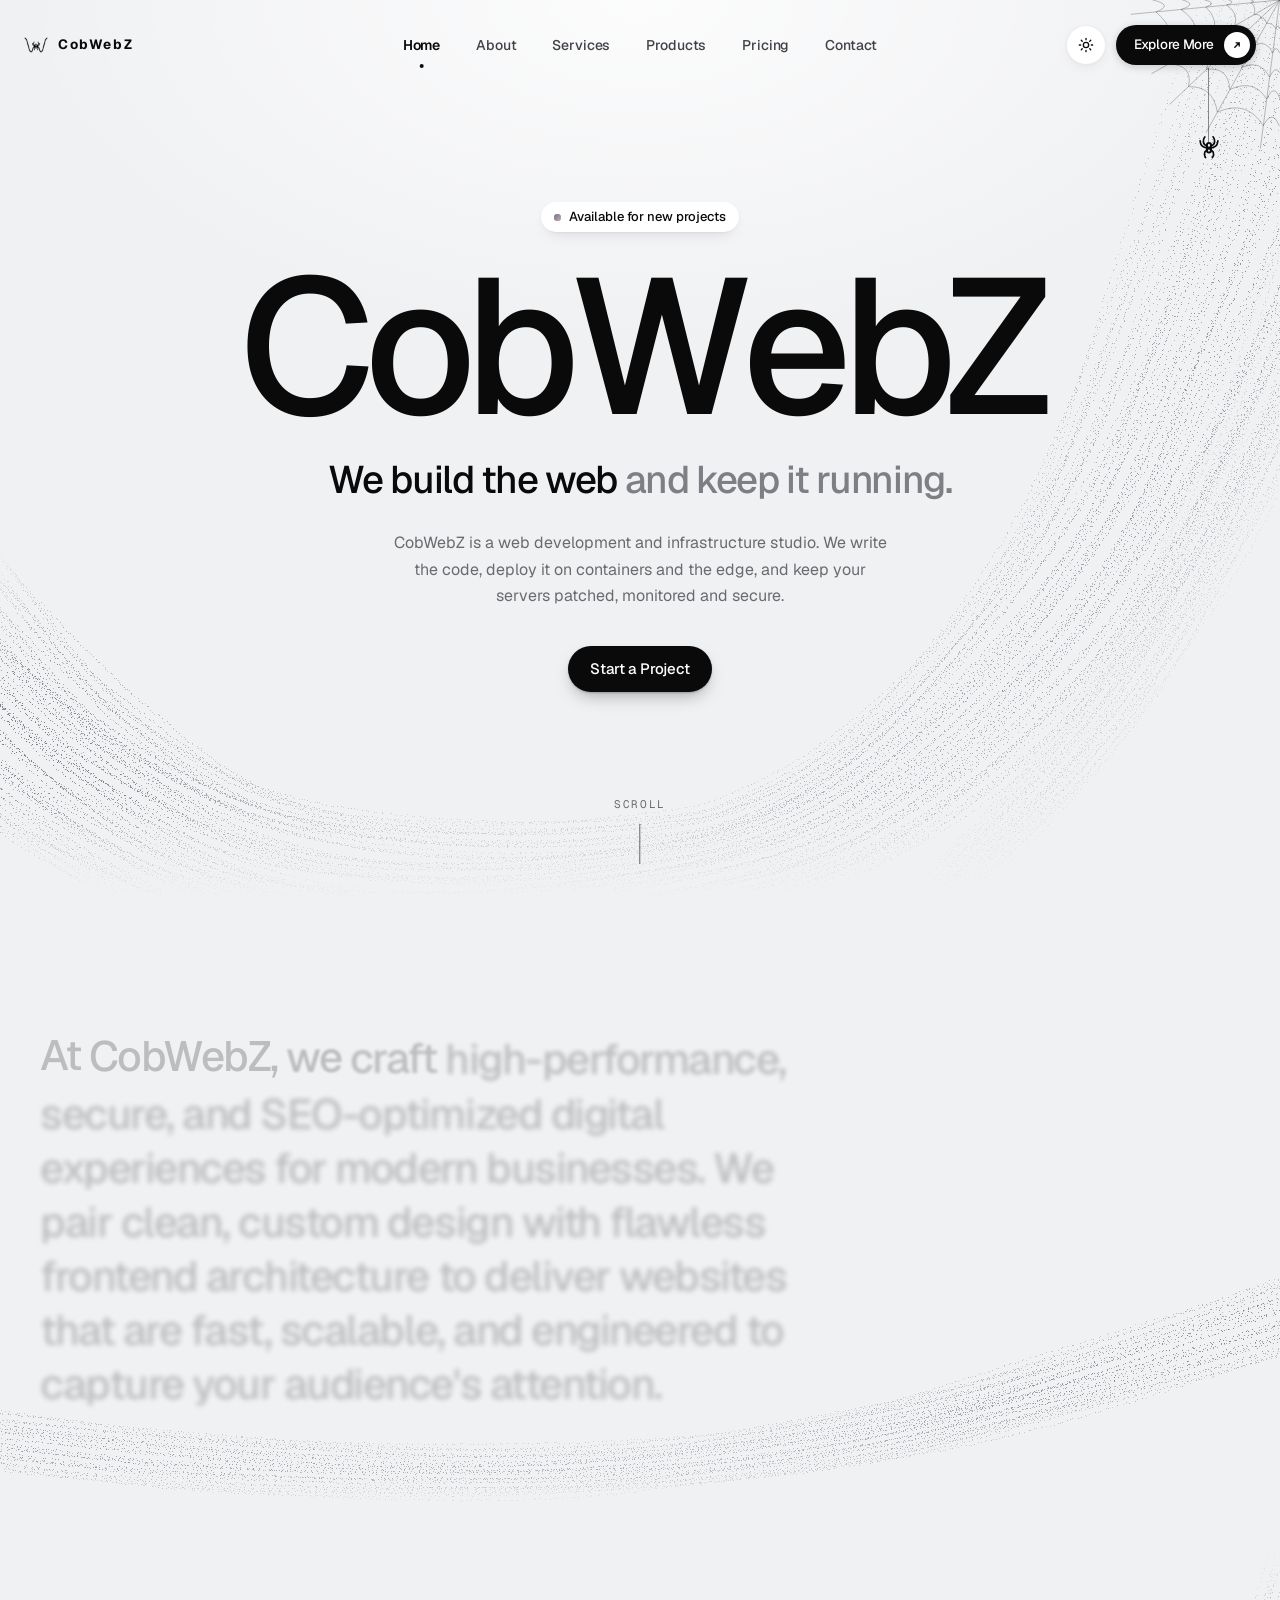
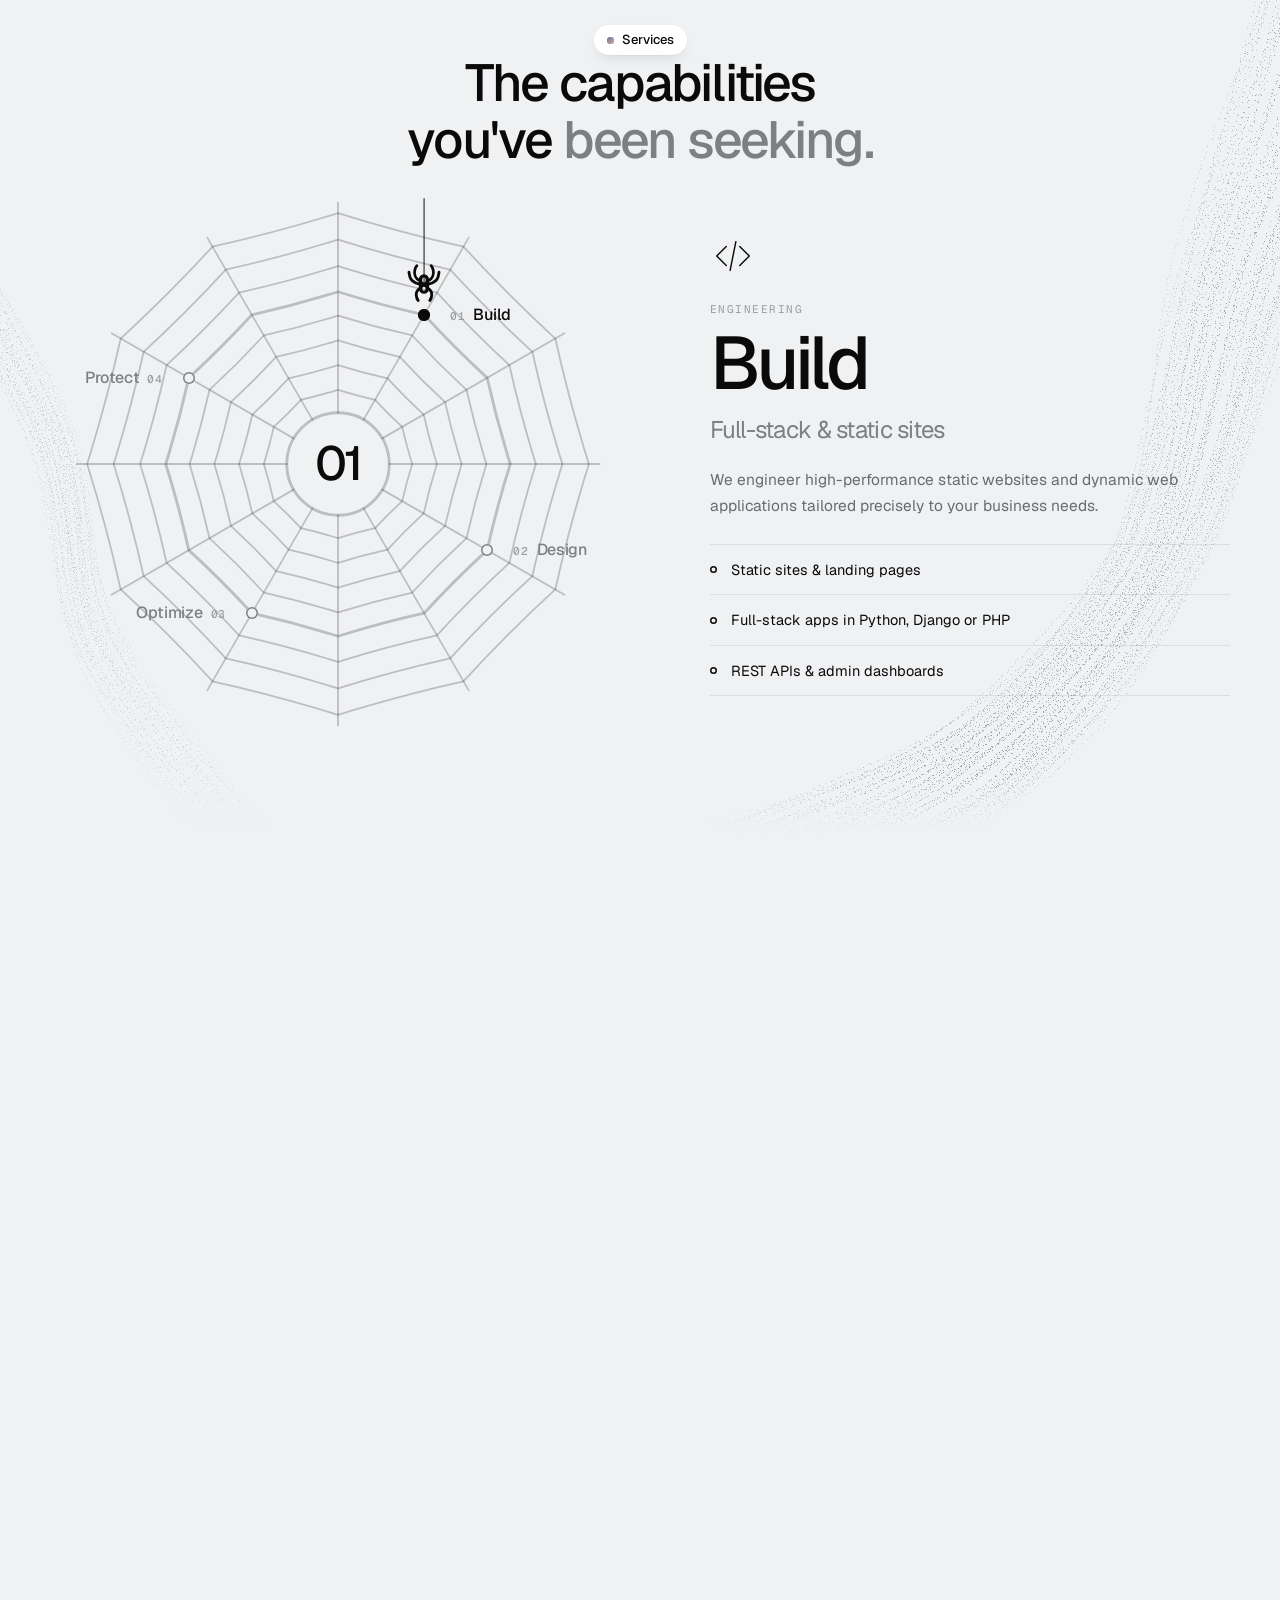
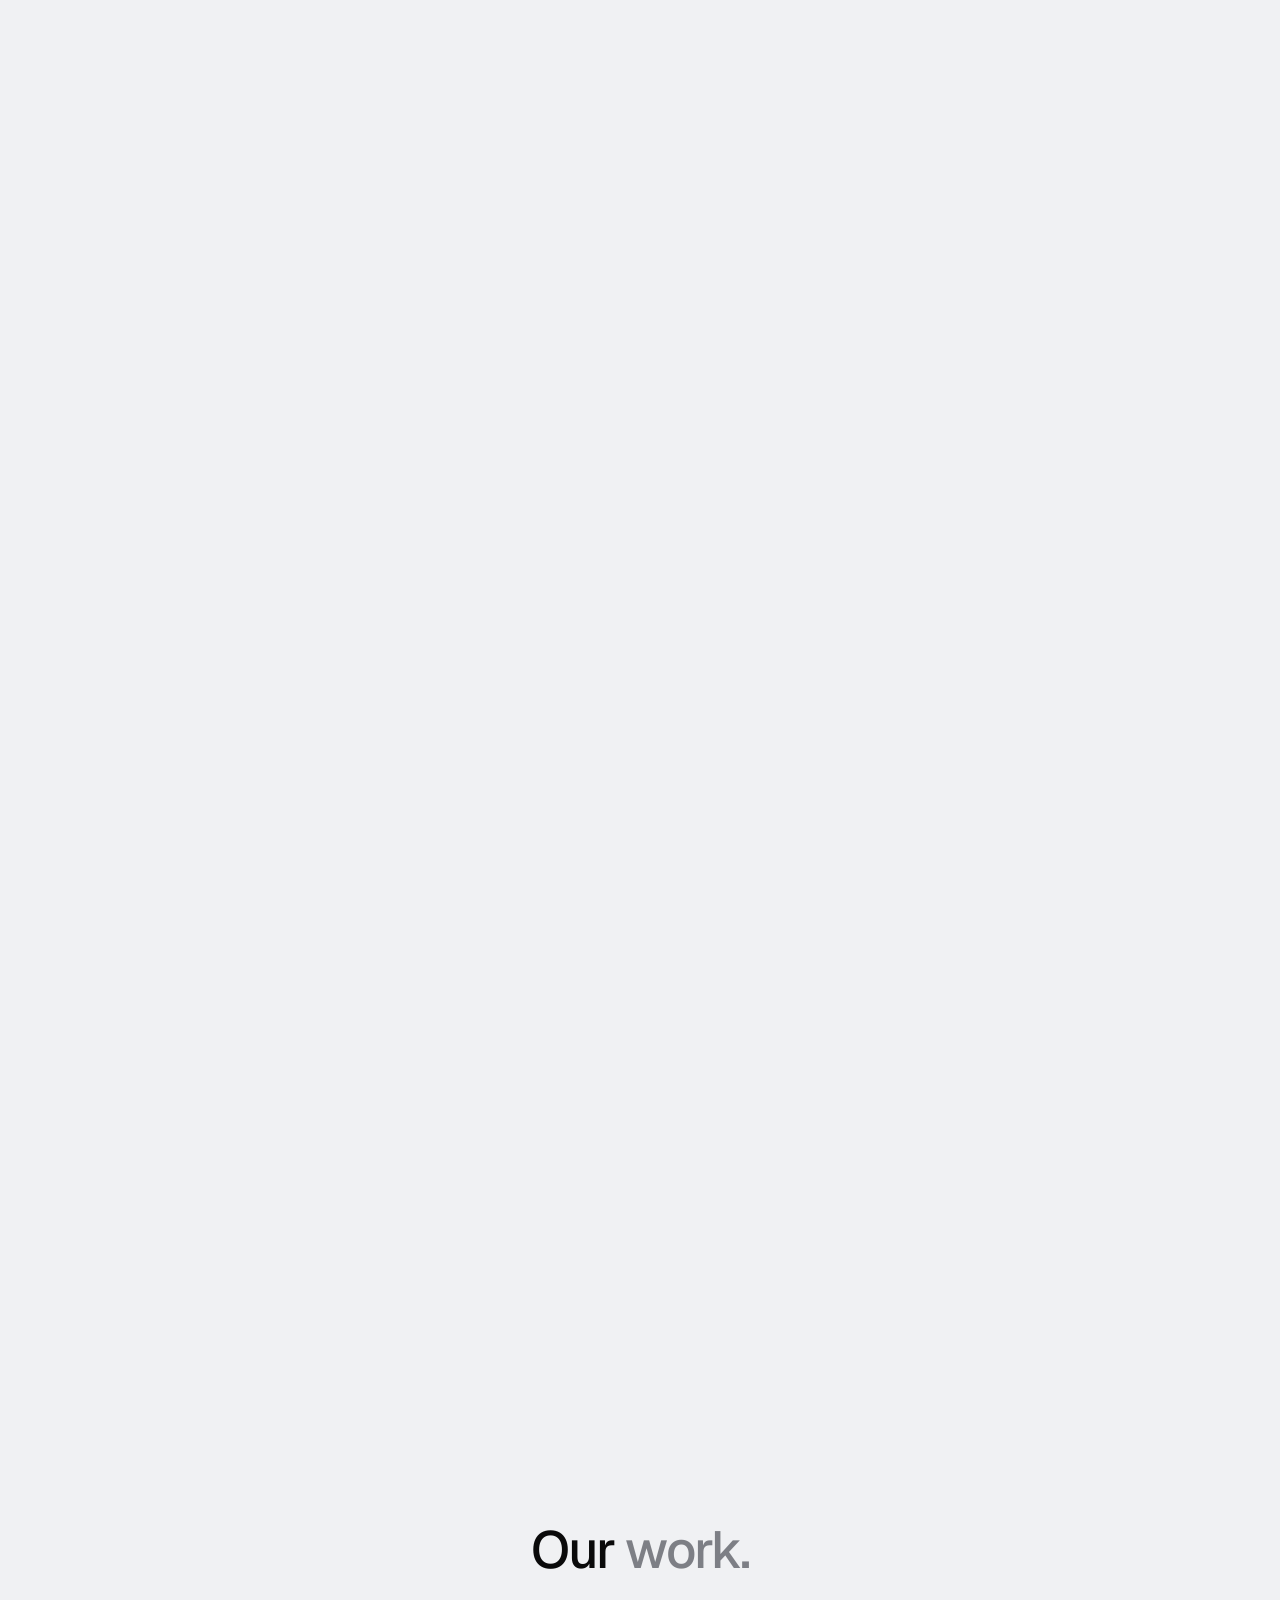
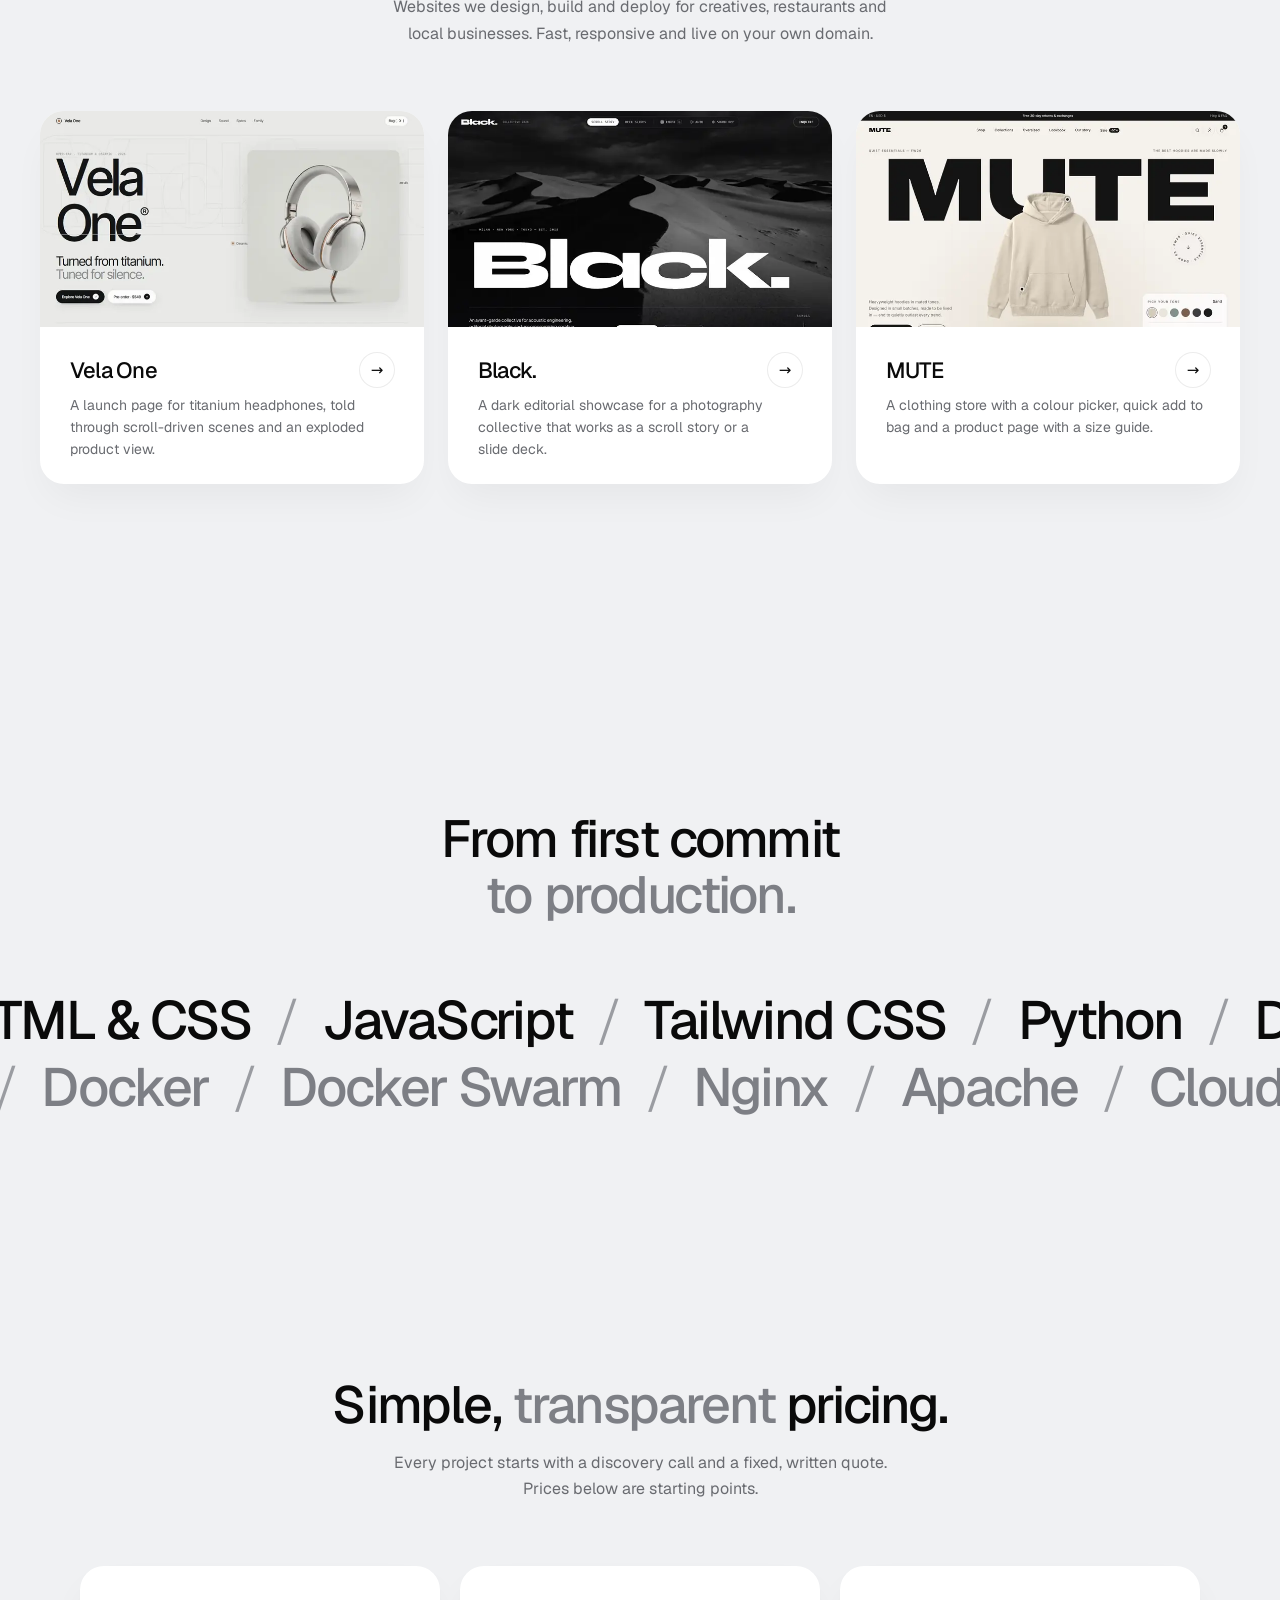
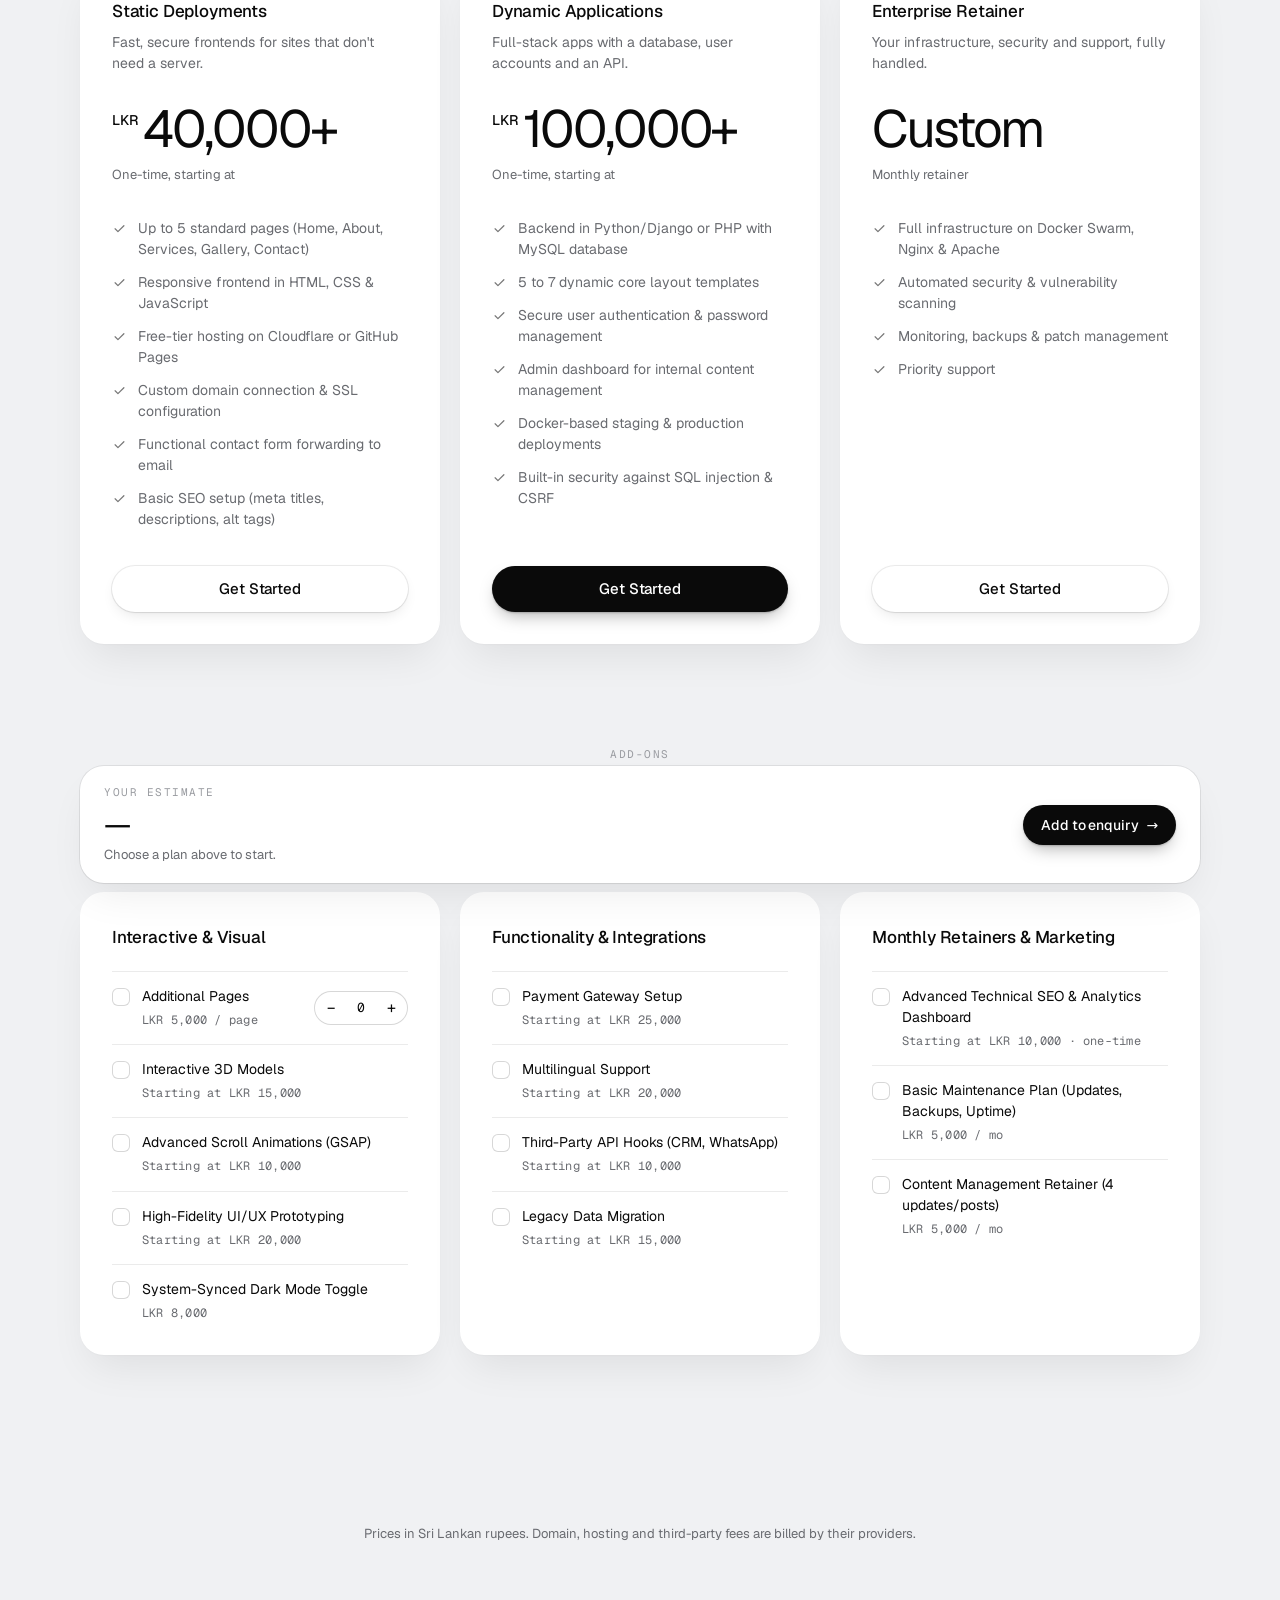
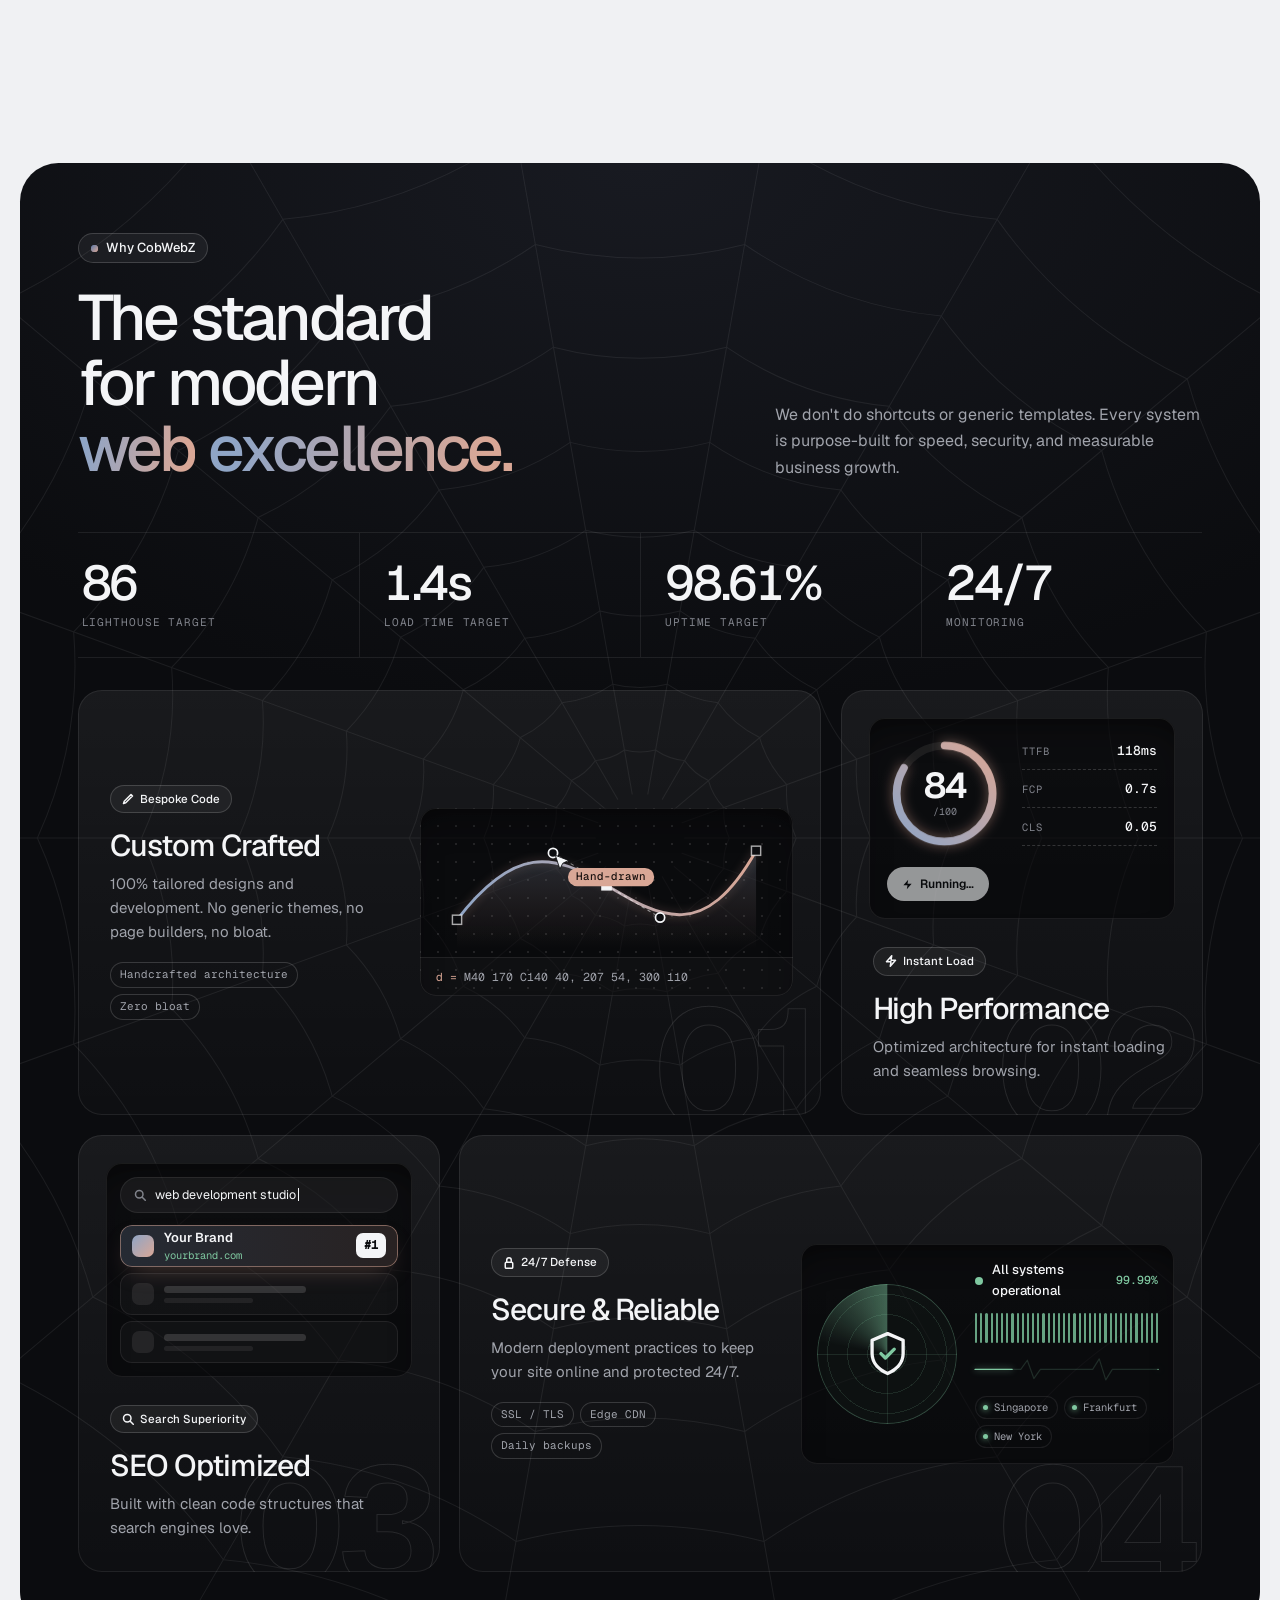
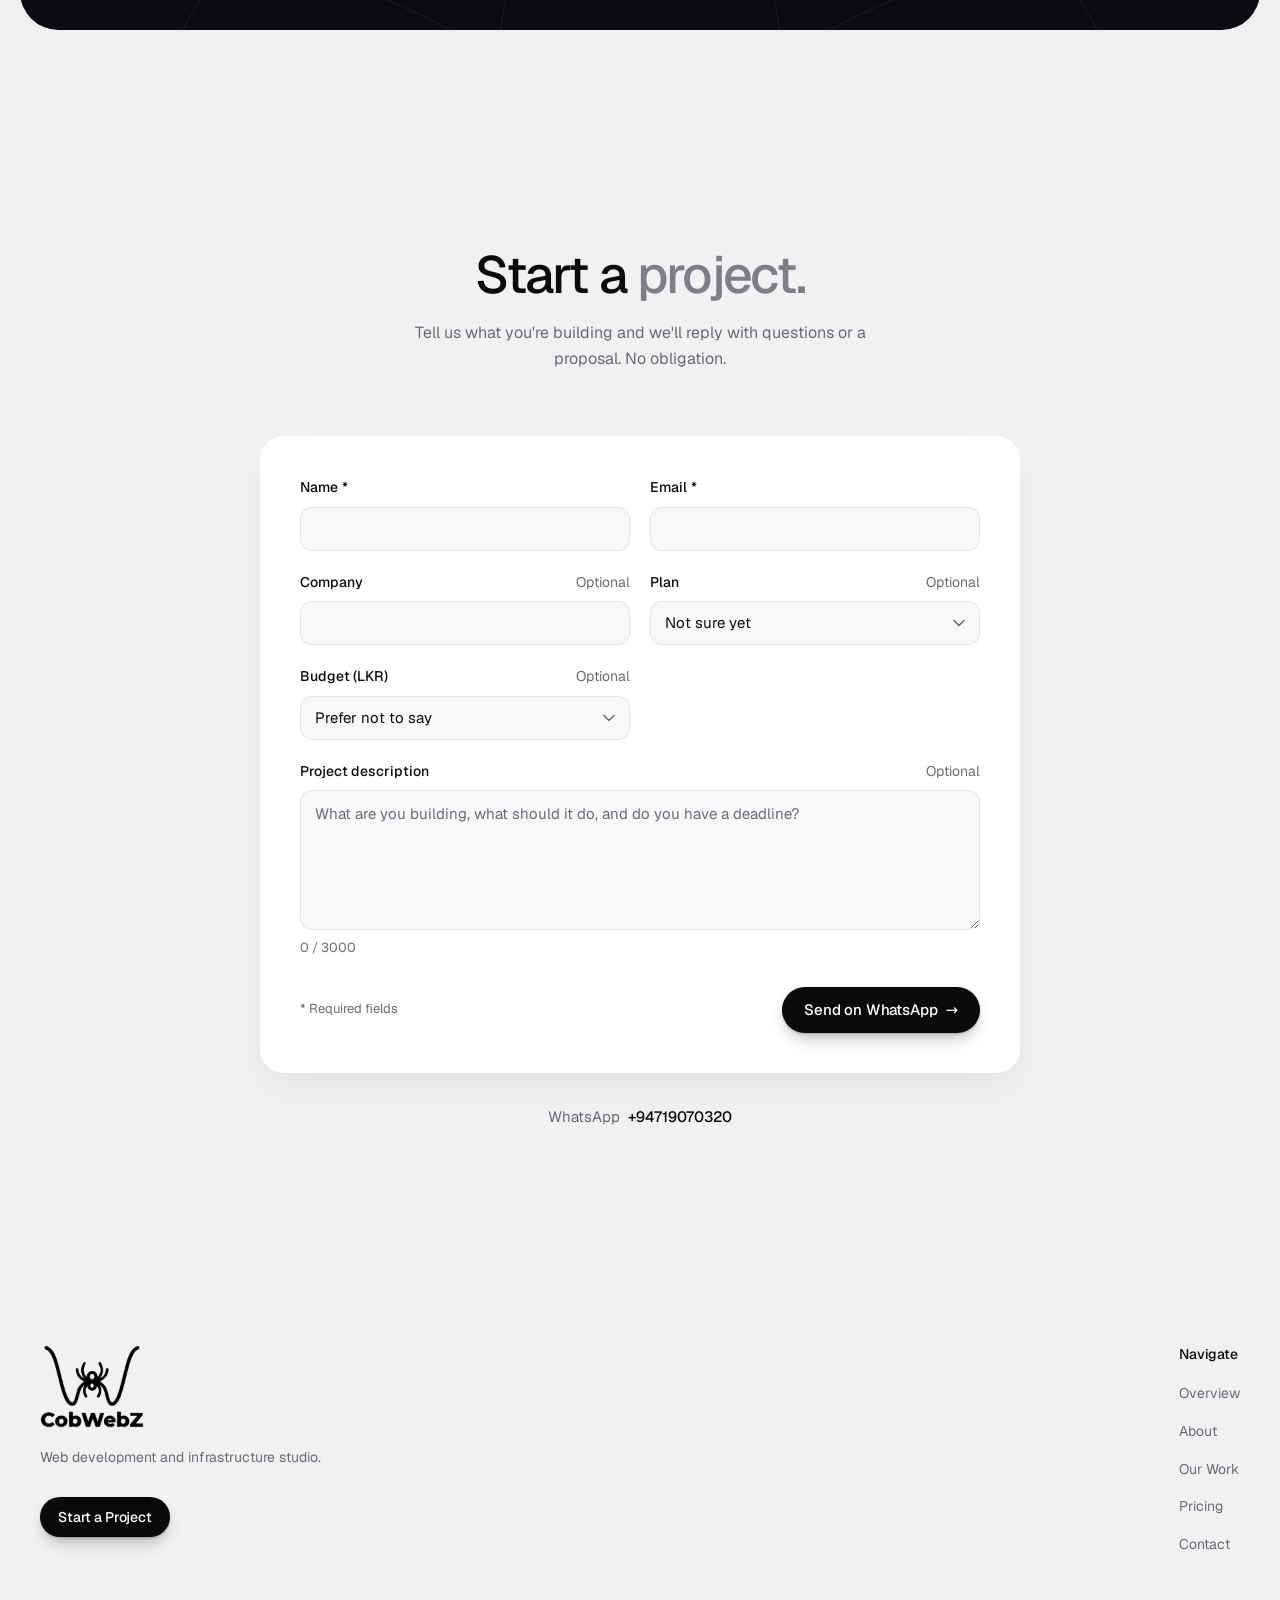
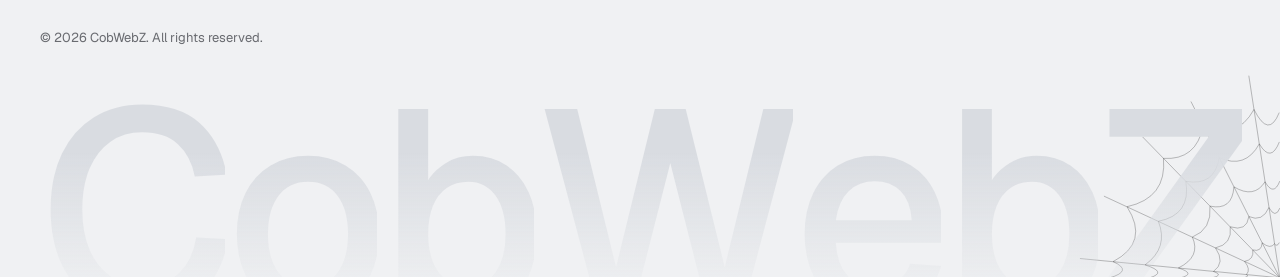
<file: index.html>
<!doctype html>
<html lang="en">

<head>
  <meta charset="utf-8">
  <!-- Only this site's own files may load. The inline theme script below is allowed by its
       sha256 hash: if you change it, Chrome's console prints the new hash to paste here.
       connect-src lists the two form services script.js can send enquiries to. -->
  <meta http-equiv="Content-Security-Policy" content="default-src 'self'; script-src 'self' 'sha256-xTpUMg0MuPhQ5EP+in6S98erupmmXU1YGA784+uUY90='; style-src 'self' 'unsafe-inline'; img-src 'self' data:; font-src 'self'; connect-src 'self' https://api.web3forms.com https://formspree.io; form-action 'self'; base-uri 'self'; object-src 'none'">
  <meta name="referrer" content="strict-origin-when-cross-origin">
  <meta name="viewport" content="width=device-width, initial-scale=1">
  <title>CobWebZ — Web Development &amp; Infrastructure</title>
  <meta name="description"
    content="CobWebZ builds full-stack web applications and runs the infrastructure behind them: Python, Django and PHP development, Docker and Cloudflare deployment, security scanning and server management.">
  <meta name="theme-color" content="#f0f1f3">
  <meta property="og:type" content="website">
  <meta property="og:site_name" content="CobWebZ">
  <meta property="og:title" content="CobWebZ — Web Development &amp; Infrastructure">
  <meta property="og:description"
    content="We build the web and keep it running. Full-stack development, deployment, security and server management.">
  <link rel="icon" type="image/png" href="assets/favicon.png">
  <link rel="apple-touch-icon" href="assets/apple-touch-icon.png">
  <!-- Sets the theme before the first paint, so dark-mode visitors never see the light page
       flash. Keep it on one line: its hash in the Content-Security-Policy above must match. -->
  <script>document.documentElement.classList.add('js');try{if(localStorage.getItem('theme')==='dark'){document.documentElement.dataset.theme='dark';document.querySelector('meta[name="theme-color"]').content='#0c0d10'}}catch(e){}</script>

  <link rel="preload" href="fonts/geist-latin.woff2" as="font" type="font/woff2" crossorigin>
  <link rel="stylesheet" href="variables.css">
  <link rel="stylesheet" href="style.css">
</head>

<body>
  <a href="#main" class="skip-link">Skip to content</a>

  <!-- ============ HEADER / NAVIGATION ============ -->
  <header class="site-header" data-header>
    <div class="site-header__inner">
      <a href="#overview" class="site-header__brand" aria-label="CobWebZ — back to top">
        <img src="assets/logo-mark.png" alt="" class="site-header__brand-logo" width="24" height="24">
        <span class="site-header__brand-name">CobWebZ</span>
      </a>

      <nav class="site-nav" aria-label="Main navigation">
        <ul class="site-nav__list">
          <li><a href="#overview" class="site-nav__link is-active" data-nav>Home</a></li>
          <li><a href="#about" class="site-nav__link" data-nav>About</a></li>
          <li><a href="#services" class="site-nav__link" data-nav>Services</a></li>
          <li><a href="#work" class="site-nav__link" data-nav>Products</a></li>
          <li><a href="#pricing" class="site-nav__link" data-nav>Pricing</a></li>
          <li><a href="#contact" class="site-nav__link" data-nav>Contact</a></li>
        </ul>
      </nav>

      <div class="site-header__actions">
        <!-- Menu button: always on narrow screens; on wide ones it folds in once the page scrolls -->
        <div class="menu">
          <button type="button" class="site-header__icon-btn menu-btn-circle" aria-expanded="false"
            aria-controls="site-menu" aria-label="Toggle navigation menu" data-menu-toggle>
            <span class="hamburger-icon" aria-hidden="true">
              <span></span>
              <span></span>
              <span></span>
            </span>
          </button>
          <nav class="menu__panel" id="site-menu" aria-label="Primary" hidden data-menu>
            <ul>
              <li><a href="#overview" data-nav>Home</a></li>
              <li><a href="#about" data-nav>About</a></li>
              <li><a href="#services" data-nav>Services</a></li>
              <li><a href="#work" data-nav>Products</a></li>
              <li><a href="#pricing" data-nav>Pricing</a></li>
              <li><a href="#contact" data-nav>Contact</a></li>
            </ul>
            <!-- On phones the header keeps only the menu button; these stand in for the two beside it -->
            <div class="menu__extras">
              <button type="button" class="menu__theme" role="switch" aria-checked="false" data-theme-toggle>
                <span>Dark mode</span>
                <span class="menu__switch" aria-hidden="true"></span>
              </button>
              <a href="work.html" class="menu__cta">
                <span>Explore More</span>
                <span class="site-header__cta-arrow" aria-hidden="true">
                  <svg viewBox="0 0 16 16" width="10" height="10" fill="none" stroke="currentColor" stroke-width="2.2"
                    stroke-linecap="round" stroke-linejoin="round">
                    <path d="M4.5 11.5L11.5 4.5M11.5 4.5H6.5M11.5 4.5V9.5" />
                  </svg>
                </span>
              </a>
            </div>
          </nav>
        </div>

        <button type="button" class="site-header__icon-btn theme-btn" aria-label="Toggle color theme" data-theme-toggle>
          <svg class="theme-icon-sun" viewBox="0 0 24 24" width="16" height="16" fill="none" stroke="currentColor"
            stroke-width="2" stroke-linecap="round" stroke-linejoin="round" aria-hidden="true">
            <circle cx="12" cy="12" r="4"></circle>
            <path
              d="M12 2v2M12 20v2M4.93 4.93l1.41 1.41M17.66 17.66l1.41 1.41M2 12h2M20 12h2M6.34 17.66l-1.41 1.41M19.07 4.93l-1.41 1.41" />
          </svg>
          <svg class="theme-icon-moon" viewBox="0 0 24 24" width="16" height="16" fill="none" stroke="currentColor"
            stroke-width="2" stroke-linecap="round" stroke-linejoin="round" aria-hidden="true" hidden>
            <path d="M21 12.79A9 9 0 1 1 11.21 3 7 7 0 0 0 21 12.79z" />
          </svg>
        </button>

        <a href="work.html" class="site-header__cta-btn" data-magnetic>
          <span>Explore More</span>
          <span class="site-header__cta-arrow" aria-hidden="true">
            <svg viewBox="0 0 16 16" width="10" height="10" fill="none" stroke="currentColor" stroke-width="2.2"
              stroke-linecap="round" stroke-linejoin="round">
              <path d="M4.5 11.5L11.5 4.5M11.5 4.5H6.5M11.5 4.5V9.5" />
            </svg>
          </span>
        </a>
      </div>
    </div>
  </header>

  <main id="main">
    <!-- ============ HERO ============ -->
    <section class="hero" id="overview" aria-labelledby="hero-title">
      <canvas class="particles" data-particles="hero" aria-hidden="true"></canvas>
      <!-- Corner cobweb, built by initCobwebs() in script.js -->
      <div class="cobweb cobweb--tr" data-cobweb="spider" data-reveal aria-hidden="true"></div>

      <div class="container-cube hero__inner">
        <p class="badge" data-hero-step><span class="badge__dot" aria-hidden="true"></span><span
            data-config-text="availability">Available for new projects</span></p>
        <h1 id="hero-title" class="hero__title">
          <span class="sr-only">CobWebZ — </span>
          <span class="hero__brand" aria-hidden="true" data-split-letters>CobWebZ</span>
          <span class="hero__tagline" data-split-words>We build the web <span class="accent">and keep it
              running.</span></span>
        </h1>
        <p class="hero__lead" data-hero-step>CobWebZ is a web development and infrastructure studio. We write the code,
          deploy it on containers and the edge, and keep your servers patched, monitored and secure.</p>
        <div class="hero__actions" data-hero-step>
          <a href="#contact" class="btn btn--primary btn--lg" data-magnetic>Start a Project</a>
        </div>
      </div>

      <a href="#about" class="scroll-cue" aria-label="Scroll to About us">Scroll<i aria-hidden="true"></i></a>
    </section>

    <!-- ============ ABOUT ============ -->
    <!-- As this section scrolls past, the statement darkens word by word and the spider mark
         spins its web. Both follow --p, which script.js sets on .about__body. Once it has
         landed the spider can be dragged and its web plucked (initSpiderMark); its back legs
         are web threads. -->
    <section class="section about" id="about" aria-labelledby="about-title">
      <canvas class="particles" data-particles="about" aria-hidden="true"></canvas>
      <div class="container-cube">
        <h2 id="about-title" class="sr-only">About us</h2>

        <div class="about__body" data-scrub>
          <p class="about__statement" data-scrub-words>At CobWebZ, we craft high-performance, secure, and SEO-optimized
            digital experiences for modern businesses. We pair clean, custom design with flawless frontend architecture
            to deliver websites that are fast, scalable, and engineered to capture your audience's attention.</p>
          <div class="about__mark" data-spider>
            <svg class="spider" viewBox="0 0 775 490" aria-hidden="true">
              <path class="spider__thread" pathLength="1"
                d="M30 25 C55 30 84 60 95 100 L172 380 C182 416 200 462 236 462" />
              <path class="spider__thread" pathLength="1"
                d="M745 25 C720 30 691 60 680 100 L603 380 C593 416 575 462 539 462" />
              <path class="spider__thread spider__arm" pathLength="1"
                d="M236 462 C254 462 268 420 282 362 C288 338 312 306 346 290" />
              <path class="spider__thread spider__arm" pathLength="1"
                d="M539 462 C521 462 507 420 493 362 C487 338 463 306 429 290" />
              <g class="spider__bug">
                <circle class="spider__hit" cx="387.5" cy="281" r="120" />
                <path class="spider__leg" pathLength="1" style="--o: 352px 254px; --s: 9deg; --i: 0"
                  d="M352 254 C322 240 308 205 316 170 C320 155 326 145 332 138" />
                <path class="spider__leg" pathLength="1" style="--o: 423px 254px; --s: -9deg; --i: 1"
                  d="M423 254 C453 240 467 205 459 170 C455 155 449 145 443 138" />
                <path class="spider__leg" pathLength="1" style="--o: 346px 280px; --s: -9deg; --i: 2"
                  d="M346 280 C315 272 285 255 278 228 C274 212 271 200 270 188" />
                <path class="spider__leg" pathLength="1" style="--o: 429px 280px; --s: 9deg; --i: 3"
                  d="M429 280 C460 272 490 255 497 228 C501 212 504 200 505 188" />
                <path class="spider__leg" pathLength="1" style="--o: 352px 318px; --s: 9deg; --i: 4"
                  d="M352 318 C335 328 326 345 327 368 C328 388 334 400 342 410" />
                <path class="spider__leg" pathLength="1" style="--o: 423px 318px; --s: -9deg; --i: 5"
                  d="M423 318 C440 328 449 345 448 368 C447 388 441 400 433 410" />
                <path class="spider__body" fill-rule="evenodd"
                  d="M347 244 A40 40 0 0 1 427 244 L427 318 A40 40 0 0 1 347 318 ZM373 249 A14 20 0 1 0 401 249 A14 20 0 1 0 373 249 ZM374 318 A13 15 0 1 0 400 318 A13 15 0 1 0 374 318 Z" />
              </g>
            </svg>
            <p class="about__hint" aria-hidden="true">Drag the spider</p>
          </div>
        </div>
      </div>
    </section>

    <!-- ============ OUR SERVICES ============ -->
    <section class="section services" id="services" aria-labelledby="services-title">
      <div class="particles-pin" aria-hidden="true">
        <div class="particles-pin__view"><canvas class="particles" data-particles="services"></canvas></div>
      </div>
      <div class="container-cube">
        <header class="section-head services__head reveal">
          <p class="badge"><span class="badge__dot" aria-hidden="true"></span>Services</p>
          <h2 id="services-title" class="h-section" data-split-words>The capabilities you've <span class="accent">been
              seeking.</span></h2>
        </header>

        <!-- The four services hang on a web. Scrolling through the section moves from one to the
             next (on wide screens the section holds still until all four have shown); each change
             walks the spider round the web to it and shows its panel. Drawn by initServices(). -->
        <div class="services__stage reveal" data-services>
          <div class="services__web">
            <svg class="services__silk" viewBox="-300 -300 600 600" aria-hidden="true" data-services-silk></svg>
            <p class="services__count" aria-hidden="true"><span data-services-count>01</span></p>
            <div class="services__nodes" role="tablist" aria-label="Our services">
              <button type="button" class="services__node is-active" role="tab" id="service-tab-0"
                aria-controls="service-0" aria-selected="true" data-service-tab style="--a: -60deg">
                <span class="services__dot" aria-hidden="true"></span>
                <span class="services__label"><span class="services__num">01</span>Build</span>
              </button>
              <button type="button" class="services__node" role="tab" id="service-tab-1" aria-controls="service-1"
                aria-selected="false" tabindex="-1" data-service-tab style="--a: 30deg">
                <span class="services__dot" aria-hidden="true"></span>
                <span class="services__label"><span class="services__num">02</span>Design</span>
              </button>
              <button type="button" class="services__node services__node--left" role="tab" id="service-tab-2"
                aria-controls="service-2" aria-selected="false" tabindex="-1" data-service-tab style="--a: 120deg">
                <span class="services__dot" aria-hidden="true"></span>
                <span class="services__label"><span class="services__num">03</span>Optimize</span>
              </button>
              <button type="button" class="services__node services__node--left" role="tab" id="service-tab-3"
                aria-controls="service-3" aria-selected="false" tabindex="-1" data-service-tab style="--a: 210deg">
                <span class="services__dot" aria-hidden="true"></span>
                <span class="services__label"><span class="services__num">04</span>Protect</span>
              </button>
            </div>
            <span class="services__spider" aria-hidden="true" data-services-spider></span>
          </div>

          <div class="services__panels">
            <article class="services__item is-active" id="service-0" role="tabpanel" aria-labelledby="service-tab-0">
              <svg class="services__icon" viewBox="0 0 48 48" aria-hidden="true">
                <path pathLength="1" d="M17 14 7 24l10 10" />
                <path pathLength="1" d="m31 14 10 10-10 10" />
                <path pathLength="1" d="M27 9 21 39" />
              </svg>
              <p class="services__meta">Engineering</p>
              <h3 class="services__title">Build</h3>
              <p class="services__lead">Full-stack &amp; static sites</p>
              <p class="services__text">We engineer high-performance static websites and dynamic web applications
                tailored precisely to your business needs.</p>
              <ul class="services__list">
                <li>Static sites &amp; landing pages</li>
                <li>Full-stack apps in Python, Django or PHP</li>
                <li>REST APIs &amp; admin dashboards</li>
              </ul>
            </article>
            <article class="services__item" id="service-1" role="tabpanel" aria-labelledby="service-tab-1">
              <svg class="services__icon" viewBox="0 0 48 48" aria-hidden="true">
                <path pathLength="1" d="M24 6 35 26 24 42 13 26Z" />
                <path pathLength="1" d="M24 6v17" />
                <circle pathLength="1" cx="24" cy="27" r="3.5" />
              </svg>
              <p class="services__meta">UI / UX</p>
              <h3 class="services__title">Design</h3>
              <p class="services__lead">High-contrast, minimal interfaces</p>
              <p class="services__text">We craft minimalist, high-contrast, and intuitive user interfaces that look
                stunning on any screen and drive user engagement.</p>
              <ul class="services__list">
                <li>Interface design for web &amp; mobile</li>
                <li>Design systems &amp; clickable prototypes</li>
                <li>Responsive, accessible layouts</li>
              </ul>
            </article>
            <article class="services__item" id="service-2" role="tabpanel" aria-labelledby="service-tab-2">
              <svg class="services__icon" viewBox="0 0 48 48" aria-hidden="true">
                <path pathLength="1" d="M9 34a16 16 0 1 1 30 0" />
                <path pathLength="1" d="m24 30 9-11" />
                <path pathLength="1" d="M24 14v3M13.4 18.4l2.1 2.1M34.6 18.4l-2.1 2.1" />
              </svg>
              <p class="services__meta">Velocity</p>
              <h3 class="services__title">Optimize</h3>
              <p class="services__lead">Maximum Lighthouse scores</p>
              <p class="services__text">We fine-tune every line of code for maximum speed, seamless user experience, and
                top-tier search engine visibility.</p>
              <ul class="services__list">
                <li>Core Web Vitals &amp; Lighthouse tuning</li>
                <li>Technical SEO</li>
                <li>Image &amp; asset optimisation</li>
              </ul>
            </article>
            <article class="services__item" id="service-3" role="tabpanel" aria-labelledby="service-tab-3">
              <svg class="services__icon" viewBox="0 0 48 48" aria-hidden="true">
                <path pathLength="1" d="M24 6 38 12v12c0 9-7 15-14 18-7-3-14-9-14-18V12Z" />
                <path pathLength="1" d="m18 24 4 4 8-8" />
              </svg>
              <p class="services__meta">Security</p>
              <h3 class="services__title">Protect</h3>
              <p class="services__lead">Zero-breach architecture</p>
              <p class="services__text">We deploy your digital assets using modern, secure architecture so you never
                have to worry about downtime or data breaches.</p>
              <ul class="services__list">
                <li>Docker &amp; Cloudflare deployment</li>
                <li>Security &amp; vulnerability scanning</li>
                <li>Monitoring, backups &amp; patching</li>
              </ul>
            </article>
          </div>
        </div>
      </div>
    </section>

    <!-- ============ OUR WORK ============ -->
    <!-- Each card shows a tall screenshot of the whole site (assets/work/*-scroll.webp); hovering scrolls it top to bottom.
         --frames on each image is its height in 16:9 card frames, which sets the scroll speed. -->
    <section class="section work" id="work" aria-labelledby="work-title">
      <canvas class="particles" data-particles="work" aria-hidden="true"></canvas>
      <div class="container-cube">
        <header class="section-head reveal">
          <h2 id="work-title" class="h-section" data-split-words>Our <span class="accent">work.</span></h2>
          <p class="section-lead">Websites we design, build and deploy for creatives, restaurants and local businesses.
            Fast, responsive and live on your own domain.</p>
        </header>

        <!-- Each card opens its live demo site in a new tab. work.html lists the same sites in more detail. -->
        <div class="card-container reveal" data-stagger>
          <a href="veloa%20one/Vela%20One.html" target="_blank" rel="noopener" class="work-card" data-cursor="View">
            <span class="work-card__media" data-preview>
              <img class="work-card__scroll" src="assets/work/vela-one-scroll.webp" alt="" width="760" height="4497"
                loading="lazy" decoding="async" style="--frames: 10.52">
            </span>
            <span class="work-card__body">
              <span class="work-card__head">
                <span class="work-card__title">Vela One<span class="sr-only"> — view the live demo (opens in a new
                    tab)</span></span>
                <span class="work-card__arrow" aria-hidden="true">→</span>
              </span>
              <span class="work-card__text">A launch page for titanium headphones, told through scroll-driven scenes
                and an exploded product view.</span>
            </span>
          </a>

          <a href="photography/index.html" target="_blank" rel="noopener" class="work-card" data-cursor="View">
            <span class="work-card__media" data-preview>
              <img class="work-card__scroll" src="assets/work/black-scroll.webp" alt="" width="760" height="4502"
                loading="lazy" decoding="async" style="--frames: 10.53">
            </span>
            <span class="work-card__body">
              <span class="work-card__head">
                <span class="work-card__title">Black.<span class="sr-only"> — view the live demo (opens in a new
                    tab)</span></span>
                <span class="work-card__arrow" aria-hidden="true">→</span>
              </span>
              <span class="work-card__text">A dark editorial showcase for a photography collective that works as a
                scroll story or a slide deck.</span>
            </span>
          </a>

          <a href="hoodie/index.html" target="_blank" rel="noopener" class="work-card" data-cursor="View">
            <span class="work-card__media" data-preview>
              <img class="work-card__scroll" src="assets/work/mute-scroll.webp" alt="" width="760" height="4696"
                loading="lazy" decoding="async" style="--frames: 10.98">
            </span>
            <span class="work-card__body">
              <span class="work-card__head">
                <span class="work-card__title">MUTE<span class="sr-only"> — view the live demo (opens in a new
                    tab)</span></span>
                <span class="work-card__arrow" aria-hidden="true">→</span>
              </span>
              <span class="work-card__text">A clothing store with a colour picker, quick add to bag and a product page
                with a size guide.</span>
            </span>
          </a>
        </div>

        <p class="work__more reveal"><a href="work.html" class="link-arrow">See all our work <span
              aria-hidden="true">→</span></a></p>
      </div>
    </section>

    <!-- ============ TECH STACK ============ -->
    <!-- Two rows that drift in opposite directions and react to scrolling. List each tool once:
         script.js repeats the items to fill the row. -->
    <section class="section stack" id="stack" aria-labelledby="stack-title">
      <canvas class="particles" data-particles="stack" aria-hidden="true"></canvas>
      <div class="container-cube">
        <header class="section-head reveal">
          <h2 id="stack-title" class="h-section" data-split-words>From first commit <span class="accent">to
              production.</span></h2>
        </header>
      </div>

      <div class="marquee" data-marquee>
        <ul class="marquee__track" aria-label="Build">
          <li>HTML &amp; CSS</li>
          <li>JavaScript</li>
          <li>Tailwind CSS</li>
          <li>Python</li>
          <li>Django</li>
          <li>PHP</li>
          <li>MySQL</li>
          <li>REST APIs</li>
          <li>GSAP</li>
          <li>SEO</li>
        </ul>
      </div>
      <div class="marquee" data-marquee="reverse">
        <ul class="marquee__track" aria-label="Deploy and run">
          <li>Docker</li>
          <li>Docker Swarm</li>
          <li>Nginx</li>
          <li>Apache</li>
          <li>Cloudflare</li>
          <li>Linux servers</li>
          <li>SSL / TLS</li>
          <li>Vulnerability scanning</li>
          <li>Monitoring</li>
          <li>Backups</li>
        </ul>
      </div>
    </section>

    <!-- ============ PRICING ============ -->
    <!-- To edit plans: change the name in data-package (and the matching data-select-package),
         the price and the list items. The enquiry form's plan dropdown is built from these cards. -->
    <section class="section" id="pricing" aria-labelledby="pricing-title">
      <canvas class="particles" data-particles="pricing" aria-hidden="true"></canvas>
      <div class="container-cube">
        <header class="section-head reveal">
          <h2 id="pricing-title" class="h-section" data-split-words>Simple, <span class="accent">transparent</span>
            pricing.</h2>
          <p class="section-lead">Every project starts with a discovery call and a fixed, written quote. Prices below
            are starting points.</p>
        </header>

        <div class="price-grid">
          <article class="card price reveal" data-package="Static Deployments">
            <h3 class="price__name">Static Deployments</h3>
            <p class="price__desc">Fast, secure frontends for sites that don't need a server.</p>
            <p class="price__price"><span class="price__currency">LKR</span> <span class="price__amount">40,000+</span>
            </p>
            <p class="price__note">One-time, starting at</p>
            <ul class="price__list">
              <li>Up to 5 standard pages (Home, About, Services, Gallery, Contact)</li>
              <li>Responsive frontend in HTML, CSS &amp; JavaScript</li>
              <li>Free-tier hosting on Cloudflare or GitHub Pages</li>
              <li>Custom domain connection &amp; SSL configuration</li>
              <li>Functional contact form forwarding to email</li>
              <li>Basic SEO setup (meta titles, descriptions, alt tags)</li>
            </ul>
            <a href="#addons" class="btn btn--light btn--lg btn--block" data-select-package="Static Deployments">Get
              Started</a>
          </article>

          <article class="card price reveal" data-package="Dynamic Applications">
            <h3 class="price__name">Dynamic Applications</h3>
            <p class="price__desc">Full-stack apps with a database, user accounts and an API.</p>
            <p class="price__price"><span class="price__currency">LKR</span> <span class="price__amount">100,000+</span>
            </p>
            <p class="price__note">One-time, starting at</p>
            <ul class="price__list">
              <li>Backend in Python/Django or PHP with MySQL database</li>
              <li>5 to 7 dynamic core layout templates</li>
              <li>Secure user authentication &amp; password management</li>
              <li>Admin dashboard for internal content management</li>
              <li>Docker-based staging &amp; production deployments</li>
              <li>Built-in security against SQL injection &amp; CSRF</li>
            </ul>
            <a href="#addons" class="btn btn--primary btn--lg btn--block"
              data-select-package="Dynamic Applications">Get Started</a>
          </article>

          <article class="card price reveal" data-package="Enterprise Retainer">
            <h3 class="price__name">Enterprise Retainer</h3>
            <p class="price__desc">Your infrastructure, security and support, fully handled.</p>
            <p class="price__price"><span class="price__amount">Custom</span></p>
            <p class="price__note">Monthly retainer</p>
            <ul class="price__list">
              <li>Full infrastructure on Docker Swarm, Nginx &amp; Apache</li>
              <li>Automated security &amp; vulnerability scanning</li>
              <li>Monitoring, backups &amp; patch management</li>
              <li>Priority support</li>
            </ul>
            <a href="#addons" class="btn btn--light btn--lg btn--block" data-select-package="Enterprise Retainer">Get
              Started</a>
          </article>
        </div>

        <!-- Optional Enhancements: add-ons quoted on top of any package. Each group is a card;
             each item is a name with its price underneath. script.js turns every item into a
             tick box and reads the name and price straight from this text (a price ending in
             "/ mo" counts as monthly), so edit them here and the estimate follows. An item with
             data-addon-qty gets a number picker instead (price × quantity, up to data-addon-max).
             No data-package here, so these stay out of the enquiry form's plan dropdown. -->
        <div class="addons" id="addons" aria-labelledby="addons-title">
          <header class="addons__head reveal">
            <p class="addons__eyebrow">Add-ons</p>
            <h3 id="addons-title" class="addons__title">Optional Enhancements</h3>
            <p class="addons__lead" data-addons-lead>Bolt any of these onto a package. They're added to the same
              written quote.</p>
          </header>

          <div class="addons__grid" data-stagger>
            <section class="card addons__group reveal" aria-labelledby="addons-visual">
              <h4 id="addons-visual" class="addons__name">Interactive &amp; Visual</h4>
              <ul class="addons__list">
                <li data-addon-qty data-addon-max="20">
                  <span class="addons__item">Additional Pages</span>
                  <span class="addons__price">LKR 5,000 / page</span>
                </li>
                <li>
                  <span class="addons__item">Interactive 3D Models</span>
                  <span class="addons__price">Starting at LKR 15,000</span>
                </li>
                <li>
                  <span class="addons__item">Advanced Scroll Animations (GSAP)</span>
                  <span class="addons__price">Starting at LKR 10,000</span>
                </li>
                <li>
                  <span class="addons__item">High-Fidelity UI/UX Prototyping </span>
                  <span class="addons__price">Starting at LKR 20,000</span>
                </li>
                <li>
                  <span class="addons__item">System-Synced Dark Mode Toggle</span>
                  <span class="addons__price">LKR 8,000</span>
                </li>
              </ul>
            </section>

            <section class="card addons__group reveal" aria-labelledby="addons-function">
              <h4 id="addons-function" class="addons__name">Functionality &amp; Integrations</h4>
              <ul class="addons__list">
                <li>
                  <span class="addons__item">Payment Gateway Setup </span>
                  <span class="addons__price">Starting at LKR 25,000</span>
                </li>
                <li>
                  <span class="addons__item">Multilingual Support </span>
                  <span class="addons__price">Starting at LKR 20,000</span>
                </li>
                <li>
                  <span class="addons__item">Third-Party API Hooks (CRM, WhatsApp)</span>
                  <span class="addons__price">Starting at LKR 10,000</span>
                </li>
                <li>
                  <span class="addons__item">Legacy Data Migration</span>
                  <span class="addons__price">Starting at LKR 15,000</span>
                </li>
              </ul>
            </section>

            <section class="card addons__group reveal" aria-labelledby="addons-retainers">
              <h4 id="addons-retainers" class="addons__name">Monthly Retainers &amp; Marketing</h4>
              <ul class="addons__list">
                <li>
                  <span class="addons__item">Advanced Technical SEO &amp; Analytics Dashboard</span>
                  <span class="addons__price">Starting at LKR 10,000 · one-time</span>
                </li>
                <li>
                  <span class="addons__item">Basic Maintenance Plan (Updates, Backups, Uptime)</span>
                  <span class="addons__price">LKR 5,000 / mo</span>
                </li>
                <li>
                  <span class="addons__item">Content Management Retainer (4 updates/posts)</span>
                  <span class="addons__price">LKR 5,000 / mo</span>
                </li>
              </ul>
            </section>
          </div>

          <!-- Running estimate for the chosen plan plus the ticked add-ons. script.js shows and
               fills it; it stays pinned to the bottom of the screen while the add-ons scroll past. -->
          <div class="card estimate" data-estimate hidden>
            <div class="estimate__body" aria-live="polite">
              <p class="addons__eyebrow">Your estimate</p>
              <p class="estimate__figure"><b data-estimate-total>—</b> <span data-estimate-note></span></p>
              <p class="estimate__plan" data-estimate-plan></p>
            </div>
            <a href="#contact" class="btn btn--primary estimate__btn" data-estimate-add>Add to enquiry <span
                aria-hidden="true">→</span></a>
          </div>
        </div>

        <p class="fine-print reveal">Prices in Sri Lankan rupees. Domain, hosting and third-party fees are billed by
          their providers.</p>
      </div>
    </section>

    <!-- ============ WHY CHOOSE US ============ -->
    <!-- A dark panel that opens out as it scrolls in. initWhyChooseUs() draws a big web into
         both [data-why-web] layers: the faint one is always there, the lit one only shows
         around the pointer. Each card tilts toward the pointer and its edge catches the light. -->
    <section class="section why-us" id="why-us" aria-labelledby="why-us-title">
      <div class="container-cube">
        <div class="why-us__panel" data-why data-dark data-reveal>
          <div class="why-us__web" aria-hidden="true"><svg viewBox="-500 -500 1000 1000" data-why-web></svg></div>
          <div class="why-us__web why-us__web--lit" aria-hidden="true"><svg viewBox="-500 -500 1000 1000"
              data-why-web></svg></div>
          <span class="why-us__glow" aria-hidden="true"></span>

          <header class="why-us__head reveal">
            <div>
              <p class="why-us__eyebrow"><span class="badge__dot" aria-hidden="true"></span>Why CobWebZ</p>
              <h2 id="why-us-title" class="why-us__title" data-split-words>The standard for modern <span
                  class="accent">web excellence.</span></h2>
            </div>
            <p class="why-us__lead">We don't do shortcuts or generic templates. Every system is purpose-built for speed,
              security, and measurable business growth.</p>
          </header>

          <!-- Numbers count from data-from to their written value when they come into view -->
          <ul class="why-us__stats reveal" data-why-stats>
            <li><b data-from="0">100</b><span>Lighthouse target</span></li>
            <li><b data-from="5" data-decimals="1" data-suffix="s">0.8s</b><span>Load time target</span></li>
            <li><b data-from="90" data-decimals="2" data-suffix="%">99.99%</b><span>Uptime target</span></li>
            <li><b>24/7</b><span>Monitoring</span></li>
          </ul>

          <div class="why-us__grid reveal" data-stagger>
            <!-- 01 Custom Crafted: a pen-tool curve. The pointer pulls the middle handle;
                 left alone, it moves itself. The path data below the curve updates live. -->
            <article class="why-card why-card--wide" data-why-card>
              <span class="why-card__num" aria-hidden="true">01</span>
              <div class="why-card__inner">
                <div class="why-card__content">
                  <span class="why-card__tag">
                    <svg viewBox="0 0 16 16" width="12" height="12" fill="none" stroke="currentColor" stroke-width="2"
                      stroke-linecap="round" stroke-linejoin="round" aria-hidden="true">
                      <path d="M12 2l2 2-9 9-3 1 1-3 9-9z" />
                    </svg>
                    Bespoke Code
                  </span>
                  <h3 class="why-card__title">Custom Crafted</h3>
                  <p class="why-card__text">100% tailored designs and development. No generic themes, no page builders,
                    no bloat.</p>
                  <ul class="why-card__pills" aria-label="Highlights">
                    <li>Handcrafted architecture</li>
                    <li>Zero bloat</li>
                  </ul>
                </div>

                <div class="why-card__stage pen" aria-hidden="true" data-why-pen>
                  <svg class="pen__svg" viewBox="0 0 600 220">
                    <defs>
                      <linearGradient id="why-pen-stroke" x1="0" y1="0" x2="1" y2="0">
                        <stop offset="0" stop-color="#8fa5c6" />
                        <stop offset="1" stop-color="#d9a796" />
                      </linearGradient>
                      <linearGradient id="why-pen-fill" x1="0" y1="0" x2="0" y2="1">
                        <stop offset="0" stop-color="#8fa5c6" stop-opacity="0.22" />
                        <stop offset="1" stop-color="#d9a796" stop-opacity="0" />
                      </linearGradient>
                    </defs>
                    <path class="pen__fill" d="" />
                    <path class="pen__curve" pathLength="1" d="" />
                    <path class="pen__handle" d="" />
                    <circle class="pen__knob" r="8" data-pen-knob />
                    <circle class="pen__knob" r="8" data-pen-knob />
                    <rect class="pen__anchor" x="32" y="162" width="16" height="16" />
                    <rect class="pen__anchor pen__anchor--on" x="292" y="102" width="16" height="16" />
                    <rect class="pen__anchor" x="552" y="42" width="16" height="16" />
                    <g class="pen__cursor" data-pen-cursor>
                      <path d="M0 0l8 24 5-10 10-5z" />
                      <rect x="22" y="22" width="150" height="32" rx="16" />
                      <text x="97" y="43">Hand-drawn</text>
                    </g>
                  </svg>
                  <code class="pen__code" data-pen-code>M40 170 C140 40, 220 60, 300 110</code>
                </div>
              </div>
            </article>

            <!-- 02 High Performance: the gauge runs once on view, and again from the button -->
            <article class="why-card" data-why-card>
              <span class="why-card__num" aria-hidden="true">02</span>
              <div class="why-card__inner">
                <div class="why-card__stage gauge" data-why-gauge>
                  <div class="gauge__dial" aria-hidden="true">
                    <svg viewBox="0 0 120 120">
                      <defs>
                        <linearGradient id="why-gauge-grad" x1="0" y1="0" x2="1" y2="1">
                          <stop offset="0" stop-color="#8fa5c6" />
                          <stop offset="1" stop-color="#d9a796" />
                        </linearGradient>
                      </defs>
                      <circle class="gauge__track" cx="60" cy="60" r="50" pathLength="100" />
                      <circle class="gauge__ring" cx="60" cy="60" r="50" pathLength="100" data-gauge-ring />
                    </svg>
                    <span class="gauge__score"><b data-gauge-score>100</b><small>/100</small></span>
                  </div>
                  <dl class="gauge__metrics" aria-hidden="true">
                    <div><dt>TTFB</dt><dd data-gauge-metric="18" data-bad="640" data-unit="ms">18ms</dd></div>
                    <div><dt>FCP</dt><dd data-gauge-metric="0.2" data-bad="3.4" data-unit="s" data-decimals="1">0.2s</dd></div>
                    <div><dt>CLS</dt><dd data-gauge-metric="0" data-bad="0.31" data-decimals="2">0.00</dd></div>
                  </dl>
                  <button type="button" class="gauge__btn" data-gauge-run>
                    <svg viewBox="0 0 16 16" width="11" height="11" fill="currentColor" aria-hidden="true">
                      <path d="M9 1L2 9h6l-1 6 7-8H8l1-6z" />
                    </svg>
                    <span data-gauge-label>Run benchmark</span>
                  </button>
                </div>
                <div class="why-card__content">
                  <span class="why-card__tag">
                    <svg viewBox="0 0 16 16" width="12" height="12" fill="none" stroke="currentColor" stroke-width="2"
                      stroke-linecap="round" stroke-linejoin="round" aria-hidden="true">
                      <path d="M9 1L2 9h6l-1 6 7-8H8l1-6z" />
                    </svg>
                    Instant Load
                  </span>
                  <h3 class="why-card__title">High Performance</h3>
                  <p class="why-card__text">Optimized architecture for instant loading and seamless browsing.</p>
                </div>
              </div>
            </article>

            <!-- 03 SEO Optimized: your result climbs from third to first (replays on hover) -->
            <article class="why-card" data-why-card>
              <span class="why-card__num" aria-hidden="true">03</span>
              <div class="why-card__inner">
                <div class="why-card__stage serp" aria-hidden="true" data-why-serp>
                  <div class="serp__search">
                    <svg viewBox="0 0 16 16" width="12" height="12" fill="none" stroke="currentColor" stroke-width="2"
                      stroke-linecap="round">
                      <circle cx="7" cy="7" r="5" />
                      <path d="M11 11l4 4" />
                    </svg>
                    <span class="serp__query">web development studio</span>
                  </div>
                  <ol class="serp__list">
                    <li class="serp__row serp__row--a"><i></i><span><b></b><em></em></span></li>
                    <li class="serp__row serp__row--b"><i></i><span><b></b><em></em></span></li>
                    <li class="serp__row serp__row--you">
                      <i></i>
                      <span><b>Your Brand</b><em>yourbrand.com</em></span>
                      <strong class="serp__rank">#1</strong>
                    </li>
                  </ol>
                </div>
                <div class="why-card__content">
                  <span class="why-card__tag">
                    <svg viewBox="0 0 16 16" width="12" height="12" fill="none" stroke="currentColor" stroke-width="2"
                      stroke-linecap="round" stroke-linejoin="round" aria-hidden="true">
                      <circle cx="7" cy="7" r="5" />
                      <path d="M11 11l4 4" />
                    </svg>
                    Search Superiority
                  </span>
                  <h3 class="why-card__title">SEO Optimized</h3>
                  <p class="why-card__text">Built with clean code structures that search engines love.</p>
                </div>
              </div>
            </article>

            <!-- 04 Secure & Reliable: a radar sweep and a status page (bars built by script.js) -->
            <article class="why-card why-card--wide" data-why-card>
              <span class="why-card__num" aria-hidden="true">04</span>
              <div class="why-card__inner">
                <div class="why-card__content">
                  <span class="why-card__tag">
                    <svg viewBox="0 0 16 16" width="12" height="12" fill="none" stroke="currentColor" stroke-width="2"
                      stroke-linecap="round" stroke-linejoin="round" aria-hidden="true">
                      <rect x="3" y="7" width="10" height="8" rx="1.5" />
                      <path d="M5 7V4a3 3 0 0 1 6 0v3" />
                    </svg>
                    24/7 Defense
                  </span>
                  <h3 class="why-card__title">Secure &amp; Reliable</h3>
                  <p class="why-card__text">Modern deployment practices to keep your site online and protected 24/7.</p>
                  <ul class="why-card__pills" aria-label="Highlights">
                    <li>SSL / TLS</li>
                    <li>Edge CDN</li>
                    <li>Daily backups</li>
                  </ul>
                </div>

                <div class="why-card__stage status" aria-hidden="true">
                  <div class="status__radar">
                    <span class="status__sweep"></span>
                    <svg viewBox="0 0 48 48" class="status__shield">
                      <path d="M24 6 38 12v12c0 9-7 15-14 18-7-3-14-9-14-18V12Z" />
                      <path d="m18 24 4 4 8-8" />
                    </svg>
                    <i class="status__blip" style="--x: 22%; --y: 30%; --d: 0.4s"></i>
                    <i class="status__blip" style="--x: 74%; --y: 62%; --d: 1.6s"></i>
                    <i class="status__blip" style="--x: 38%; --y: 78%; --d: 2.5s"></i>
                  </div>
                  <div class="status__board">
                    <p class="status__head"><span class="status__dot"></span>All systems operational
                      <span class="status__pct">99.99%</span></p>
                    <div class="status__bars" data-why-bars></div>
                    <svg viewBox="0 0 280 44" class="status__ecg">
                      <path class="status__ecg-track" pathLength="100"
                        d="M0 22H70L80 8 90 36 100 22H180L190 6 200 38 210 22H280" />
                      <path class="status__ecg-pulse" pathLength="100"
                        d="M0 22H70L80 8 90 36 100 22H180L190 6 200 38 210 22H280" />
                    </svg>
                    <ul class="status__regions">
                      <li>Singapore</li>
                      <li>Frankfurt</li>
                      <li>New York</li>
                    </ul>
                  </div>
                </div>
              </div>
            </article>
          </div>
        </div>
      </div>
    </section>

    <!-- ============ CONTACT ============ -->
    <section class="section" id="contact" aria-labelledby="contact-title">
      <canvas class="particles" data-particles="contact" aria-hidden="true"></canvas>
      <div class="container-cube">
        <header class="section-head reveal">
          <h2 id="contact-title" class="h-section" data-split-words>Start a <span class="accent">project.</span></h2>
          <p class="section-lead">Tell us what you're building and we'll reply with questions or a proposal. No
            obligation.</p>
        </header>

        <form class="card enquiry reveal" id="enquiry-form" novalidate data-enquiry-form>
          <div class="enquiry__grid">
            <div class="field">
              <label for="f-name">Name <span aria-hidden="true">*</span></label>
              <input id="f-name" name="name" type="text" autocomplete="name" required maxlength="100"
                aria-describedby="f-name-err">
              <p class="field__error" id="f-name-err"></p>
            </div>
            <div class="field">
              <label for="f-email">Email <span aria-hidden="true">*</span></label>
              <input id="f-email" name="email" type="email" autocomplete="email" required maxlength="150"
                aria-describedby="f-email-err">
              <p class="field__error" id="f-email-err"></p>
            </div>
            <div class="field">
              <label for="f-business">Company <span class="field__opt">Optional</span></label>
              <input id="f-business" name="business" type="text" autocomplete="organization" maxlength="120">
            </div>
            <div class="field">
              <label for="f-package">Plan <span class="field__opt">Optional</span></label>
              <select id="f-package" name="package" data-package-select>
                <option value="">Not sure yet</option>
              </select>
            </div>
            <div class="field">
              <label for="f-budget">Budget (LKR) <span class="field__opt">Optional</span></label>
              <select id="f-budget" name="budget">
                <option value="">Prefer not to say</option>
                <option>Under 25,000</option>
                <option>25,000 – 50,000</option>
                <option>50,000 – 100,000</option>
                <option>100,000 – 200,000</option>
                <option>200,000+</option>
              </select>
            </div>
            <!-- The plan above plus the add-ons ticked under Pricing, filled in by script.js
                 and sent with the enquiry. Hidden until a plan or add-on is chosen. -->
            <div class="field field--full" data-estimate-field hidden>
              <p class="field__label" id="f-estimate-label">Your estimate</p>
              <div class="estimate-box" role="group" aria-labelledby="f-estimate-label">
                <ul class="estimate-box__lines" data-estimate-lines></ul>
                <p class="estimate-box__total"><span>Estimated total</span> <b data-estimate-sum></b></p>
              </div>
              <p class="field__hint">A starting estimate, not a quote. <a href="#addons" class="estimate-box__edit">Change
                  add-ons</a></p>
            </div>
            <div class="field field--full">
              <label for="f-message">Project description <span class="field__opt">Optional</span></label>
              <textarea id="f-message" name="message" rows="5" maxlength="3000" aria-describedby="f-message-hint"
                placeholder="What are you building, what should it do, and do you have a deadline?"></textarea>
              <p class="field__hint" id="f-message-hint"><span data-char-count>0</span> / 3000</p>
            </div>
            <!-- Spam trap: real visitors never see or fill this -->
            <div class="hp" aria-hidden="true">
              <label for="f-website">Leave this empty</label>
              <input id="f-website" name="botcheck" type="text" tabindex="-1" autocomplete="off">
            </div>
          </div>

          <div class="enquiry__footer">
            <p class="field__hint"><span aria-hidden="true">*</span> Required fields</p>
            <button type="submit" class="btn btn--primary btn--lg" data-submit>
              <span data-submit-label>Send enquiry</span> <span aria-hidden="true">→</span>
            </button>
          </div>
          <div class="form-status" role="status" aria-live="polite" tabindex="-1" hidden data-form-status></div>
        </form>

        <ul class="contact-list reveal" data-contact-list>
          <li data-config-item="contact.email"><span>Email</span><a href="#" data-config-link="contact.email"></a></li>
          <li data-config-item="contact.phone"><span>Phone</span><a href="#" data-config-link="contact.phone"></a></li>
          <li data-config-item="contact.whatsapp"><span>WhatsApp</span><a href="#" data-config-link="contact.whatsapp"
              target="_blank" rel="noopener"></a></li>
        </ul>
      </div>
    </section>
  </main>

  <!-- ============ FOOTER ============ -->
  <footer class="footer">
    <canvas class="particles" data-particles="footer" aria-hidden="true"></canvas>
    <div class="cobweb cobweb--br" data-cobweb data-reveal aria-hidden="true"></div>
    <div class="container-cube footer__inner">
      <div class="footer__brand">
        <a href="#overview" class="footer__logo" aria-label="CobWebZ — back to top">
          <img src="assets/logo.png" alt="" width="104" height="83">
        </a>
        <p class="footer__tagline">Web development and infrastructure studio.</p>
        <a href="#contact" class="btn btn--primary">Start a Project</a>
      </div>

      <nav class="footer__nav" aria-label="Footer">
        <div class="footer__col">
          <h2 class="footer__h">Navigate</h2>
          <ul>
            <li><a href="#overview">Overview</a></li>
            <li><a href="#about">About</a></li>
            <li><a href="#work">Our Work</a></li>
            <li><a href="#pricing">Pricing</a></li>
            <li><a href="#contact">Contact</a></li>
          </ul>
        </div>
        <!-- Shown only when a social URL is set in script.js -->
        <div class="footer__col" data-social-block>
          <h2 class="footer__h">Social</h2>
          <ul>
            <li data-config-item="social.github"><a href="#" data-config-link="social.github" target="_blank"
                rel="noopener">GitHub</a></li>
            <li data-config-item="social.linkedin"><a href="#" data-config-link="social.linkedin" target="_blank"
                rel="noopener">LinkedIn</a></li>
            <li data-config-item="social.instagram"><a href="#" data-config-link="social.instagram" target="_blank"
                rel="noopener">Instagram</a></li>
            <li data-config-item="social.facebook"><a href="#" data-config-link="social.facebook" target="_blank"
                rel="noopener">Facebook</a></li>
          </ul>
        </div>
      </nav>

      <p class="footer__copy">© <span data-year>2026</span> CobWebZ. All rights reserved.</p>
    </div>
    <p class="footer__word" aria-hidden="true" data-split-letters data-reveal>CobWebZ</p>
  </footer>

  <script src="script.js"></script>
</body>

</html>
</file>
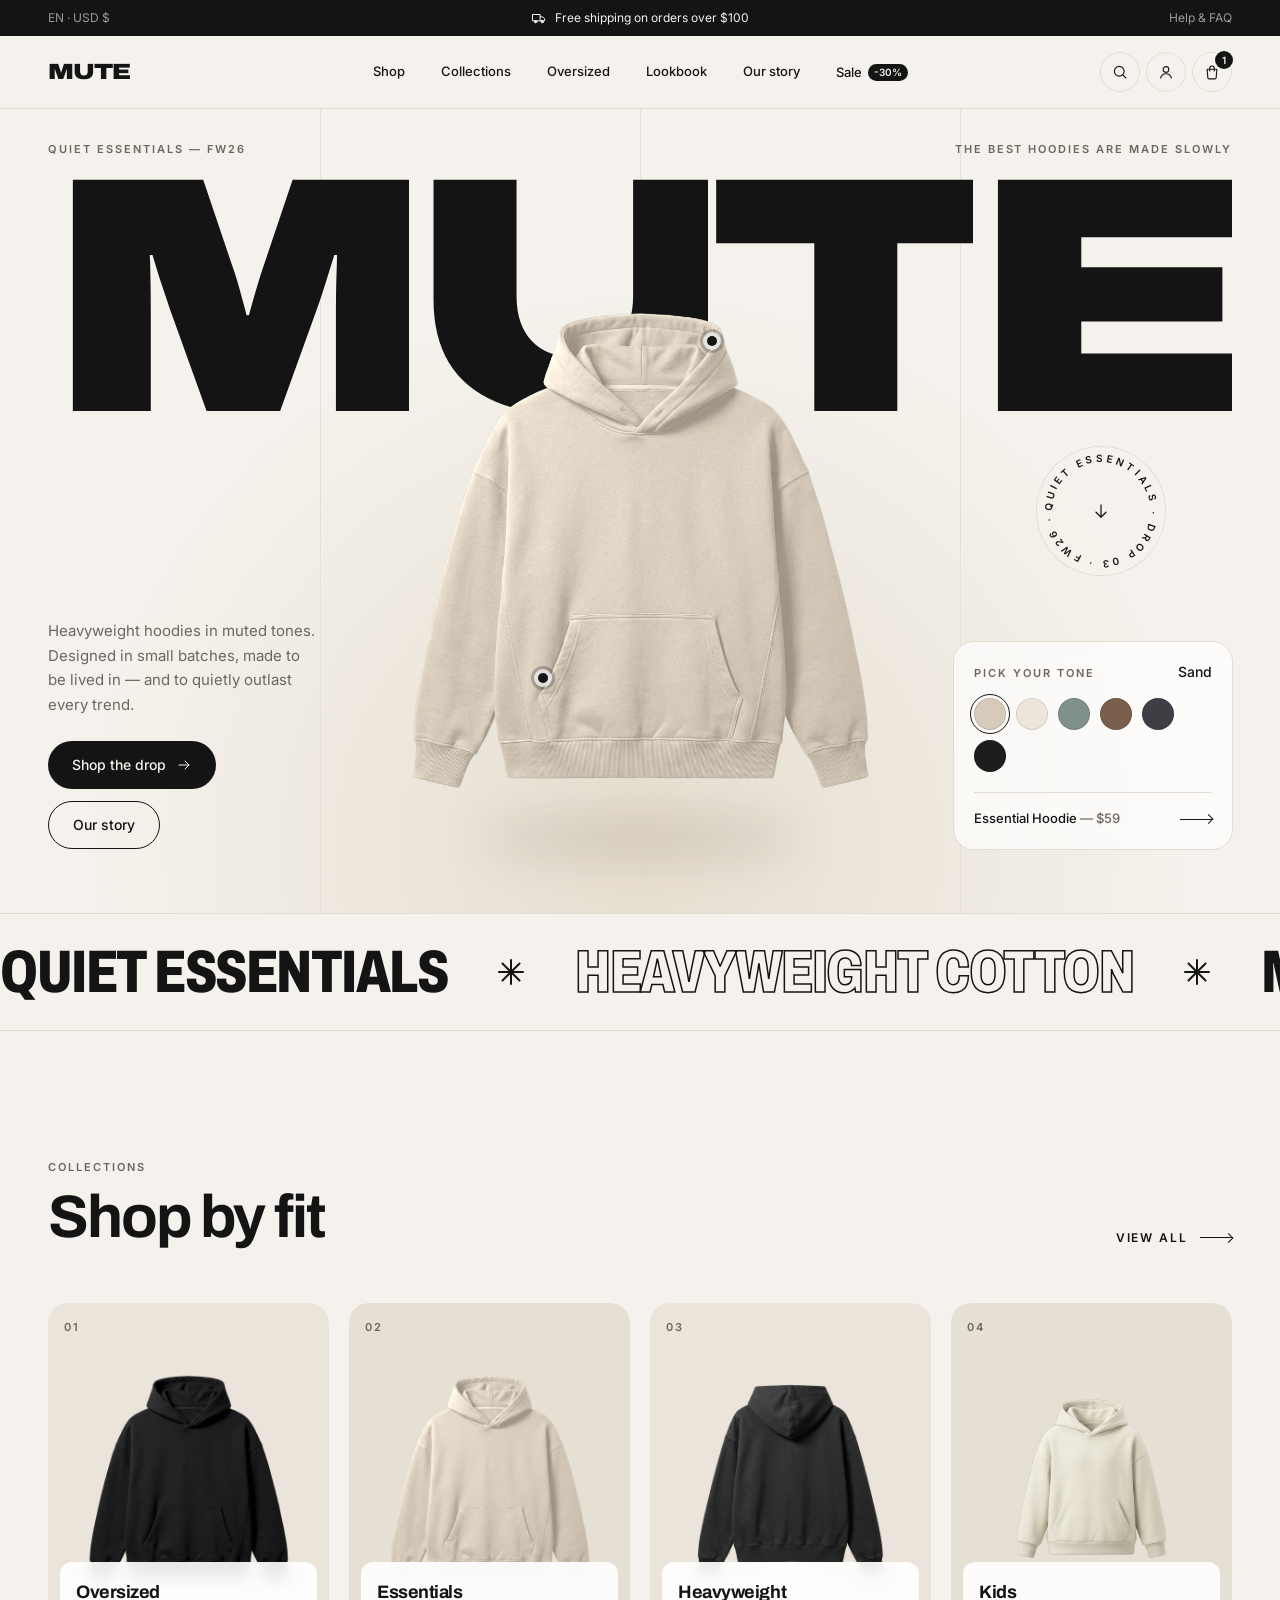
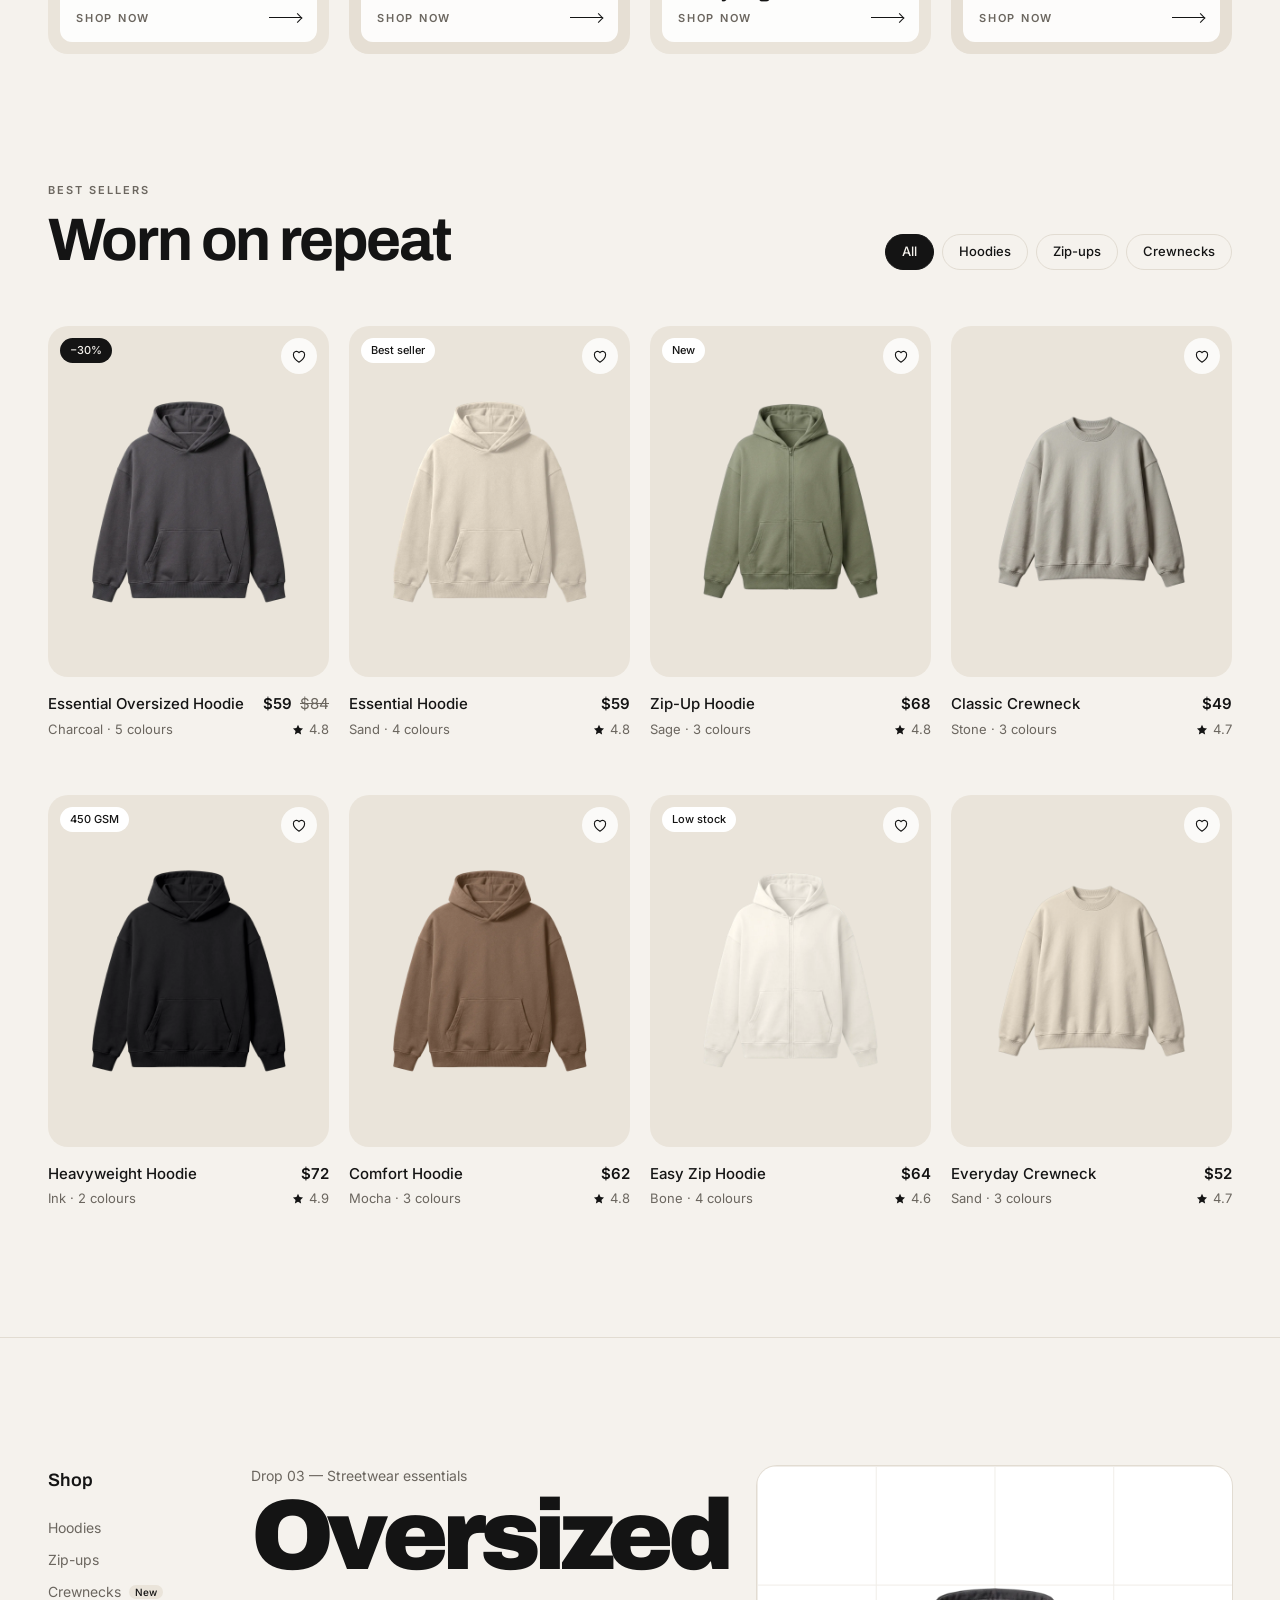
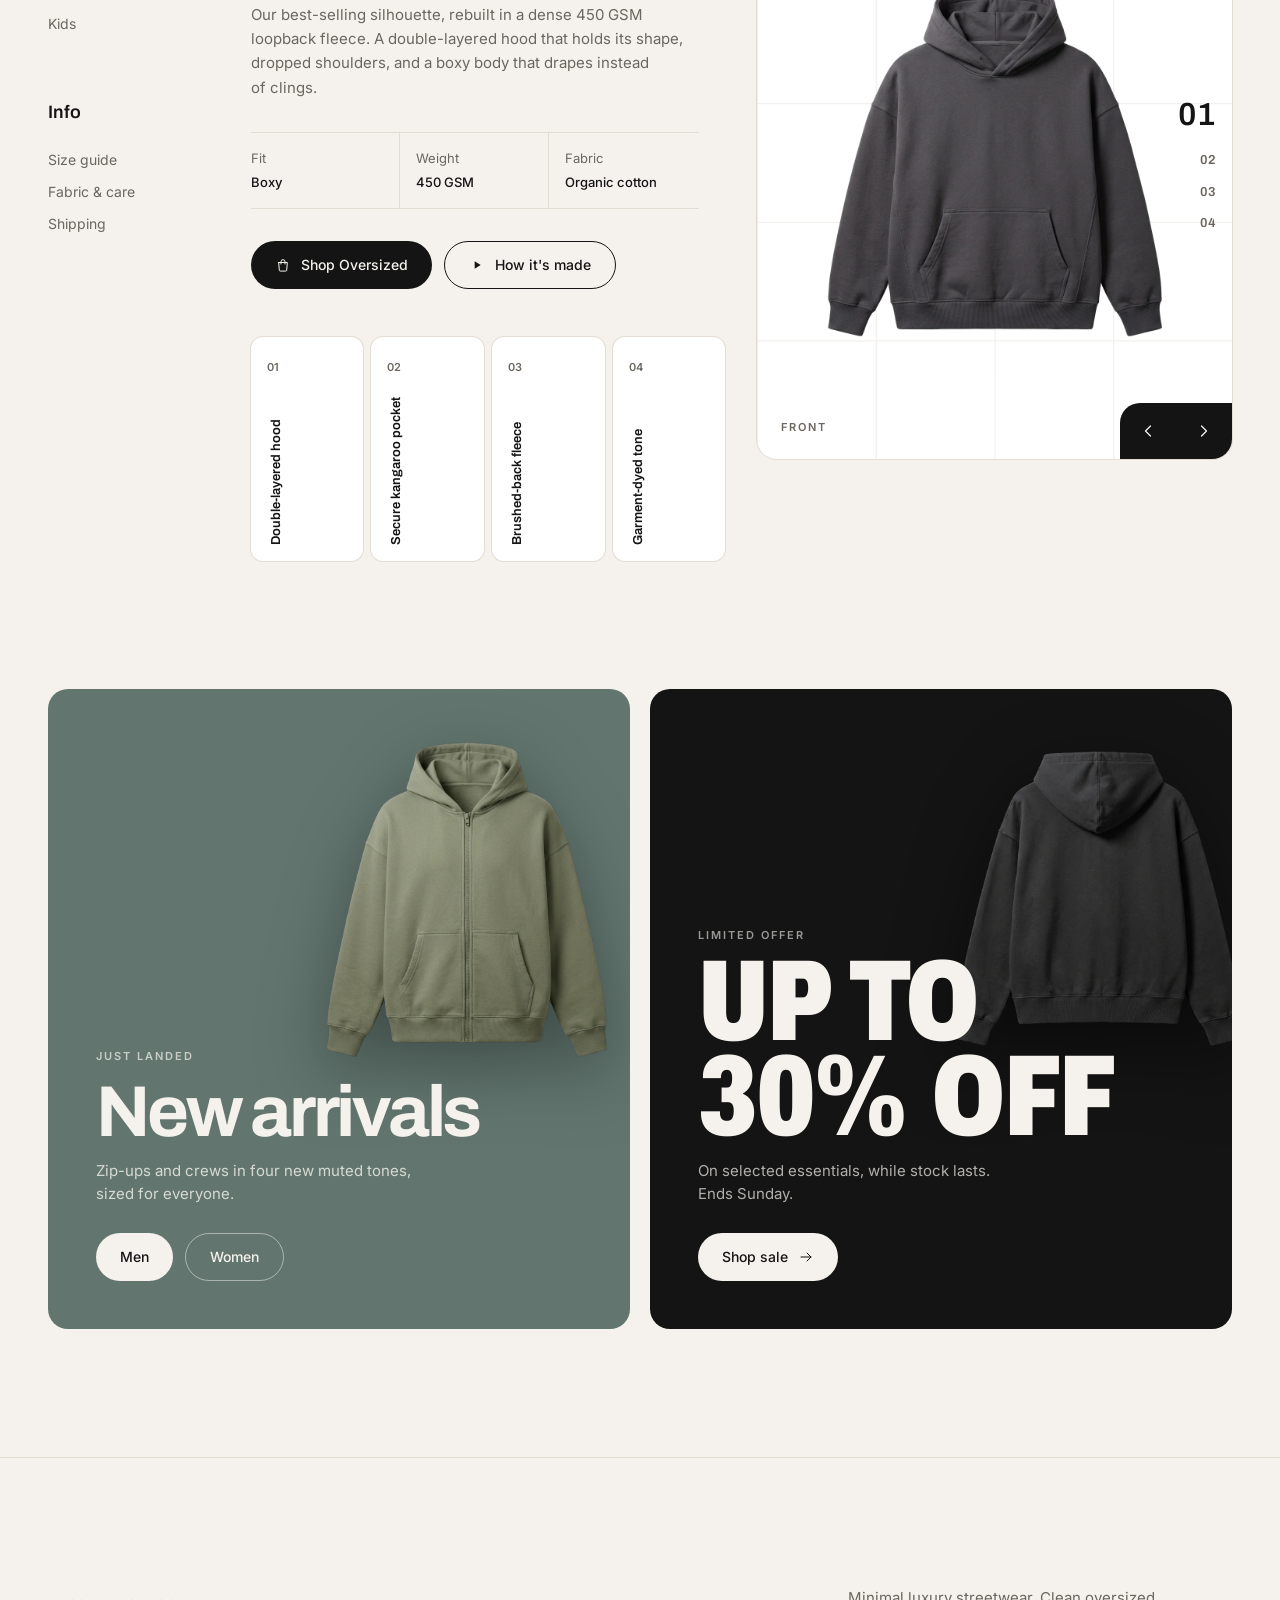
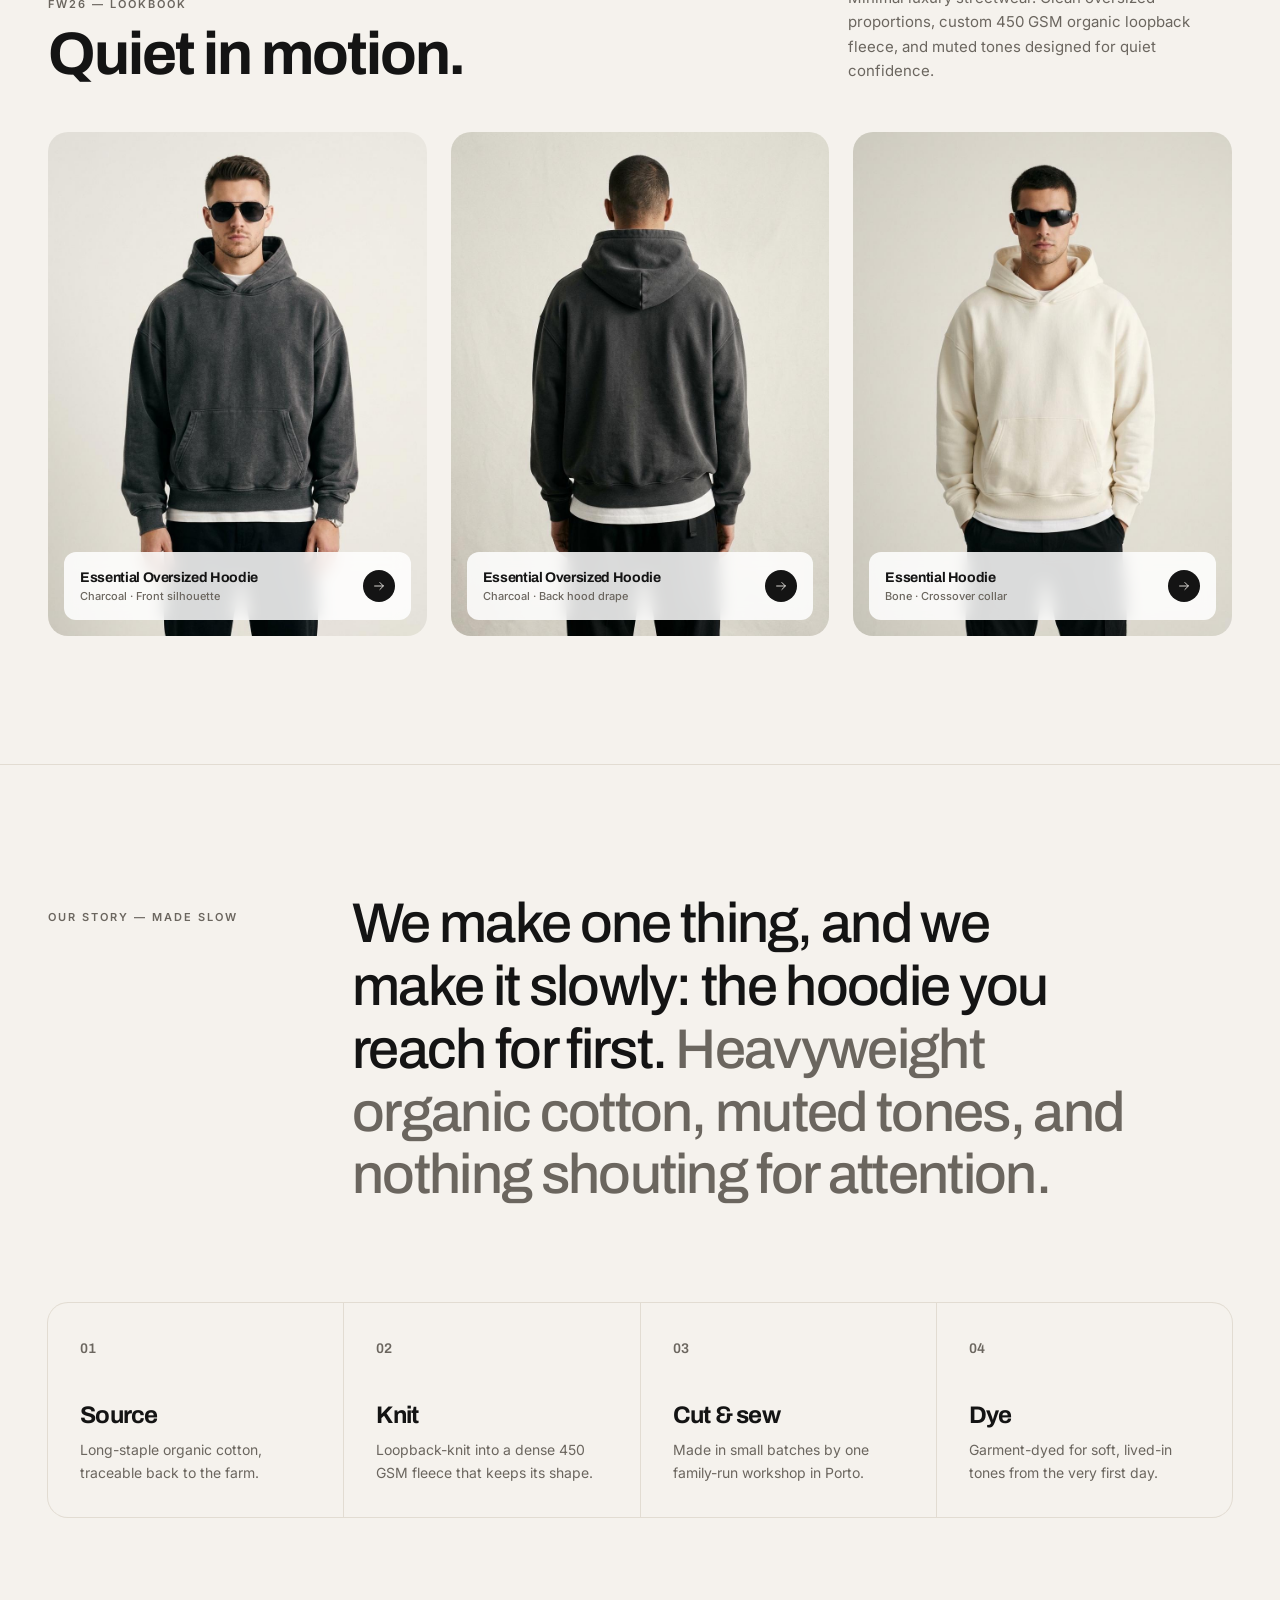
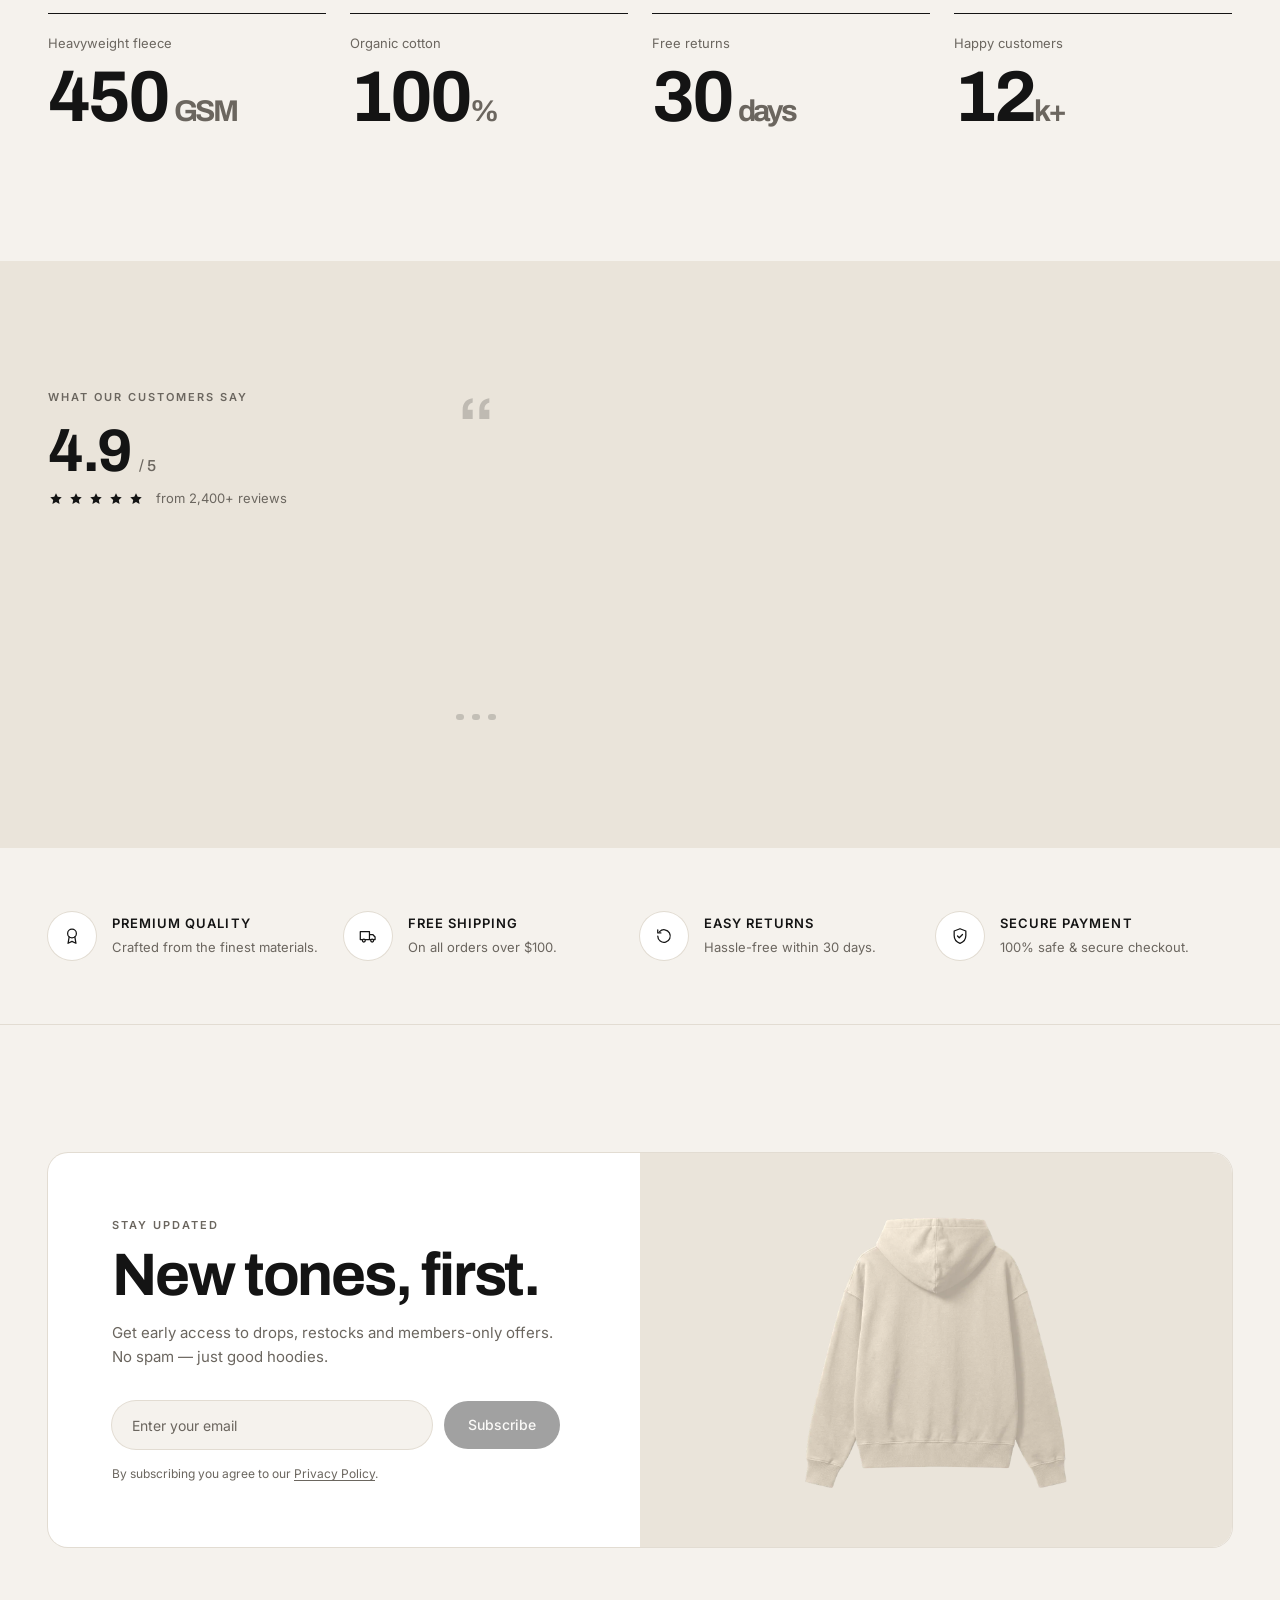
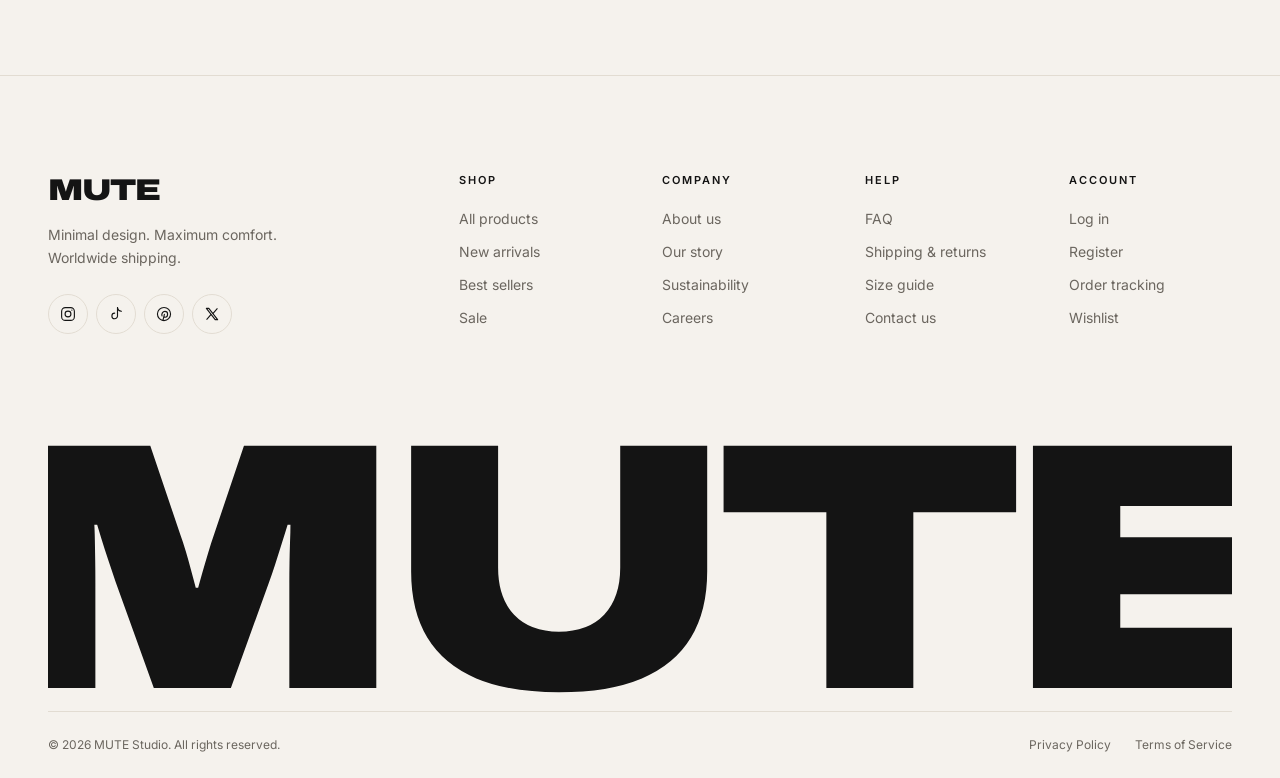
<file: hoodie/index.html>
<!doctype html>
<html lang="en" class="scroll-smooth motion-reduce:scroll-auto">
<head>
  <meta charset="utf-8">
  <meta name="viewport" content="width=device-width, initial-scale=1">
  <meta name="color-scheme" content="light">
  <title>MUTE — Quiet essentials | Heavyweight hoodies in muted tones</title>
  <meta name="description" content="MUTE makes heavyweight hoodies in muted tones. Minimal design, maximum comfort. Free shipping on orders over $100.">
  <meta name="theme-color" content="#F5F2ED">
  <link rel="icon" href="data:image/svg+xml,%3Csvg xmlns='http://www.w3.org/2000/svg' viewBox='0 0 64 64'%3E%3Crect width='64' height='64' rx='16' fill='%23141414'/%3E%3Cpath d='M15 46V18h7l10 15 10-15h7v28h-7V30l-10 14-10-14v16z' fill='%23F5F2ED'/%3E%3C/svg%3E">

  <!-- Fonts: Archivo (display, variable width 62–125%) + Inter (body & UI) -->
  <link rel="preconnect" href="https://fonts.googleapis.com">
  <link rel="preconnect" href="https://fonts.gstatic.com" crossorigin>
  <link rel="stylesheet" href="https://fonts.googleapis.com/css2?family=Archivo:wdth,wght@62..125,100..900&family=Inter:wght@300..700&display=swap">

  <!-- Styles: Tailwind CSS v4, built ahead of time from src/index.css (how to rebuild is noted there) -->
  <link rel="stylesheet" href="css/index.css">
</head>

<body class="has-intro">
  <a href="#main" class="sr-only focus:not-sr-only focus:fixed focus:left-4 focus:top-4 focus:z-[100] focus:rounded-full focus:bg-ink focus:px-4 focus:py-2 focus:text-sm focus:text-bone">Skip to content</a>

  <!-- ===================== SVG SPRITE: garments + icons ===================== -->
  <svg xmlns="http://www.w3.org/2000/svg" class="sprite" style="position:absolute;width:0;height:0;overflow:hidden" aria-hidden="true" focusable="false">
    <defs>
      <linearGradient id="hd-vol" x1="0" x2="1" y1="0" y2="0">
        <stop offset="0" stop-color="#000" stop-opacity=".2"/><stop offset=".18" stop-color="#000" stop-opacity=".03"/>
        <stop offset=".4" stop-color="#fff" stop-opacity=".09"/><stop offset=".7" stop-color="#000" stop-opacity="0"/>
        <stop offset="1" stop-color="#000" stop-opacity=".22"/>
      </linearGradient>
      <linearGradient id="hd-vert" x1="0" x2="0" y1="0" y2="1">
        <stop offset="0" stop-color="#fff" stop-opacity=".07"/><stop offset=".55" stop-color="#000" stop-opacity="0"/>
        <stop offset="1" stop-color="#000" stop-opacity=".12"/>
      </linearGradient>
      <linearGradient id="hd-sl" x1="0" x2="1" y1="0" y2="0">
        <stop offset="0" stop-color="#000" stop-opacity=".18"/><stop offset=".45" stop-color="#fff" stop-opacity=".06"/>
        <stop offset="1" stop-color="#000" stop-opacity=".28"/>
      </linearGradient>
      <linearGradient id="hd-sr" x1="1" x2="0" y1="0" y2="0">
        <stop offset="0" stop-color="#000" stop-opacity=".22"/><stop offset=".45" stop-color="#fff" stop-opacity=".04"/>
        <stop offset="1" stop-color="#000" stop-opacity=".28"/>
      </linearGradient>
      <radialGradient id="hd-in" cx=".5" cy=".3" r=".75">
        <stop offset="0" stop-color="#000" stop-opacity=".62"/><stop offset="1" stop-color="#000" stop-opacity=".36"/>
      </radialGradient>
      <radialGradient id="hd-cast" cx=".5" cy=".2" r=".6">
        <stop offset="0" stop-color="#000" stop-opacity=".2"/><stop offset="1" stop-color="#000" stop-opacity="0"/>
      </radialGradient>
      <pattern id="hd-rib" width="3.2" height="8" patternUnits="userSpaceOnUse">
        <rect width="1.1" height="8" fill="#000" fill-opacity=".14"/><rect x="1.4" width=".7" height="8" fill="#fff" fill-opacity=".07"/>
      </pattern>

      <g id="hd-base">
        <path style="fill:var(--hd)" d="M150 104C122 108 96 116 78 132C64 200 54 280 46 352L83 357C89 310 97 262 108 224Z"/>
        <path fill="url(#hd-sl)" d="M150 104C122 108 96 116 78 132C64 200 54 280 46 352L83 357C89 310 97 262 108 224Z"/>
        <path style="fill:var(--hd)" d="M250 104C278 108 304 116 322 132C336 200 346 280 354 352L317 357C311 310 303 262 292 224Z"/>
        <path fill="url(#hd-sr)" d="M250 104C278 108 304 116 322 132C336 200 346 280 354 352L317 357C311 310 303 262 292 224Z"/>
        <g fill="none" stroke-linecap="round" stroke-width="1.6">
          <path stroke="#000" stroke-opacity=".1" d="M60 258C70 264 80 265 92 262M54 296C64 302 74 302 86 299M50 328C60 333 70 333 82 331"/>
          <path stroke="#fff" stroke-opacity=".08" d="M60 263C70 269 80 270 91 267M54 301C64 307 74 307 85 304"/>
          <path stroke="#000" stroke-opacity=".1" d="M340 258C330 264 320 265 308 262M346 296C336 302 326 302 314 299M350 328C340 333 330 333 318 331"/>
          <path stroke="#fff" stroke-opacity=".08" d="M340 263C330 269 320 270 309 267M346 301C336 307 326 307 315 304"/>
        </g>
        <path style="fill:var(--hd)" d="M45 350L84 356L81 390C70 393 58 392 48 388Z"/>
        <path fill="url(#hd-rib)" d="M45 350L84 356L81 390C70 393 58 392 48 388Z"/>
        <path fill="#000" fill-opacity=".1" d="M45 350L84 356L81 390C70 393 58 392 48 388Z"/>
        <path style="fill:var(--hd)" d="M355 350L316 356L319 390C330 393 342 392 352 388Z"/>
        <path fill="url(#hd-rib)" d="M355 350L316 356L319 390C330 393 342 392 352 388Z"/>
        <path fill="#000" fill-opacity=".1" d="M355 350L316 356L319 390C330 393 342 392 352 388Z"/>
        <path style="fill:var(--hd)" d="M152 96C132 102 102 112 82 128C92 160 100 188 104 214C103 270 102 320 102 366L298 366C298 320 297 270 296 214C300 188 308 160 318 128C298 112 268 102 248 96Z"/>
        <path fill="url(#hd-vol)" d="M152 96C132 102 102 112 82 128C92 160 100 188 104 214C103 270 102 320 102 366L298 366C298 320 297 270 296 214C300 188 308 160 318 128C298 112 268 102 248 96Z"/>
        <path fill="url(#hd-vert)" d="M152 96C132 102 102 112 82 128C92 160 100 188 104 214C103 270 102 320 102 366L298 366C298 320 297 270 296 214C300 188 308 160 318 128C298 112 268 102 248 96Z"/>
        <g fill="none" stroke-linecap="round">
          <path stroke="#000" stroke-opacity=".2" stroke-width="1.1" d="M82 128C92 160 100 188 104 214M318 128C308 160 300 188 296 214"/>
          <path stroke="#000" stroke-opacity=".07" stroke-width="1.6" d="M112 230C124 240 132 254 134 270M288 230C276 240 268 254 266 270"/>
          <path stroke="#000" stroke-opacity=".08" stroke-width="1.4" d="M128 346C131 354 131 359 129 364M160 348C162 355 162 359 161 364M240 348C238 355 238 359 239 364M272 346C269 354 269 359 271 364"/>
        </g>
        <path style="fill:var(--hd)" d="M102 364L298 364L294 398C232 402 168 402 106 398Z"/>
        <path fill="url(#hd-rib)" d="M102 364L298 364L294 398C232 402 168 402 106 398Z"/>
        <path fill="url(#hd-vol)" d="M102 364L298 364L294 398C232 402 168 402 106 398Z"/>
        <path fill="none" stroke="#000" stroke-opacity=".22" stroke-width="1.2" d="M102 364.5L298 364.5"/>
      </g>
      <g id="hd-hood">
        <ellipse cx="200" cy="186" rx="78" ry="34" fill="url(#hd-cast)"/>
        <path style="fill:var(--hd)" d="M138 120C120 72 146 20 200 14C254 20 280 72 262 120C248 146 226 166 200 184C174 166 152 146 138 120Z"/>
        <path fill="url(#hd-vol)" d="M138 120C120 72 146 20 200 14C254 20 280 72 262 120C248 146 226 166 200 184C174 166 152 146 138 120Z"/>
        <path style="fill:var(--hd)" d="M200 168C182 154 166 136 163 112C160 78 176 42 200 38C224 42 240 78 237 112C234 136 218 154 200 168Z"/>
        <path fill="url(#hd-in)" d="M200 168C182 154 166 136 163 112C160 78 176 42 200 38C224 42 240 78 237 112C234 136 218 154 200 168Z"/>
        <path fill="none" stroke="#fff" stroke-opacity=".16" stroke-width="2.4" d="M200 170.5C180 156 163.5 137 160.5 112C157.5 76 175 35.5 200 35.5C225 35.5 242.5 76 239.5 112C236.5 137 220 156 200 170.5"/>
        <path fill="none" stroke="#000" stroke-opacity=".22" d="M200 168C182 154 166 136 163 112C160 78 176 42 200 38C224 42 240 78 237 112C234 136 218 154 200 168"/>
        <path fill="#000" fill-opacity=".12" d="M200 168L212 160C210 168 206 177 200 184Z"/>
        <path fill="none" stroke="#000" stroke-opacity=".2" d="M200 183.5C206 176 210 168 212 160"/>
      </g>
      <g id="hd-strings">
        <g fill="none" stroke-linecap="round">
          <path stroke="#000" stroke-opacity=".28" stroke-width="4.6" d="M181 164C179 190 175 214 176 242M219 164C222 192 225 218 223 248"/>
          <path style="stroke:var(--hd)" stroke-width="3" d="M181 164C179 190 175 214 176 242M219 164C222 192 225 218 223 248"/>
          <path stroke="#fff" stroke-opacity=".18" stroke-width="1" d="M180.4 166C178.4 190 174.6 214 175.4 240M218.4 166C221.4 192 224.4 218 222.4 246"/>
        </g>
        <rect x="173.6" y="240" width="5" height="12" rx="1.6" style="fill:var(--hd-ink)"/>
        <rect x="220.6" y="246" width="5" height="12" rx="1.6" style="fill:var(--hd-ink)"/>
        <circle cx="181" cy="162" r="2.6" fill="#000" fill-opacity=".3" stroke="#fff" stroke-opacity=".2"/>
        <circle cx="219" cy="162" r="2.6" fill="#000" fill-opacity=".3" stroke="#fff" stroke-opacity=".2"/>
      </g>
      <g id="hd-pocket-lines" fill="none" stroke-linecap="round">
        <path stroke="#000" stroke-opacity=".12" stroke-width="4" d="M147 265C137 289 127 309 119 323M253 265C263 289 273 309 281 323"/>
        <path stroke="#000" stroke-opacity=".3" stroke-width="1.4" d="M150 262C140 286 130 306 122 320M250 262C260 286 270 306 278 320"/>
        <path stroke="#fff" stroke-opacity=".12" d="M151 263.5L249 263.5"/>
      </g>
    </defs>

    <symbol id="hoodie" viewBox="0 0 400 420">
      <use href="#hd-base"/>
      <path style="fill:var(--hd)" d="M150 262L250 262C260 286 270 306 278 320L280 364L120 364L122 320C130 306 140 286 150 262Z"/>
      <path fill="url(#hd-vert)" d="M150 262L250 262C260 286 270 306 278 320L280 364L120 364L122 320C130 306 140 286 150 262Z"/>
      <use href="#hd-pocket-lines"/>
      <path fill="none" stroke="#000" stroke-opacity=".18" stroke-width=".8" stroke-dasharray="2.5 2.5" d="M152 266L248 266M153 268C144 290 134 308 127 320M247 268C256 290 266 308 273 320"/>
      <use href="#hd-hood"/>
      <text x="200" y="216" text-anchor="middle" style="fill:var(--hd-ink);font:800 9.5px Archivo,sans-serif;font-stretch:125%;letter-spacing:1.6px">MUTE</text>
      <text x="200" y="224.5" text-anchor="middle" style="fill:var(--hd-ink);font:600 3.6px Inter,sans-serif;letter-spacing:1.1px">QUIET ESSENTIALS</text>
      <use href="#hd-strings"/>
    </symbol>
    <symbol id="hoodie-back" viewBox="0 0 400 420">
      <use href="#hd-base"/>
      <ellipse cx="200" cy="196" rx="70" ry="22" fill="url(#hd-cast)"/>
      <path style="fill:var(--hd)" d="M136 124C118 76 146 18 200 12C254 18 282 76 264 124C258 158 236 186 200 192C164 186 142 158 136 124Z"/>
      <path fill="url(#hd-vol)" d="M136 124C118 76 146 18 200 12C254 18 282 76 264 124C258 158 236 186 200 192C164 186 142 158 136 124Z"/>
      <path fill="url(#hd-vert)" d="M136 124C118 76 146 18 200 12C254 18 282 76 264 124C258 158 236 186 200 192C164 186 142 158 136 124Z"/>
      <path fill="none" stroke="#000" stroke-opacity=".18" stroke-width="1.1" d="M200 13L200 191"/>
      <path fill="none" stroke="#fff" stroke-opacity=".1" d="M201.5 14L201.5 190"/>
      <text x="200" y="268" text-anchor="middle" style="fill:var(--hd-ink);font:900 40px Archivo,sans-serif;font-stretch:125%;letter-spacing:-.5px">MUTE</text>
      <text x="200" y="286" text-anchor="middle" style="fill:var(--hd-ink);font:600 7px Inter,sans-serif;letter-spacing:3.6px">QUIET ESSENTIALS</text>
    </symbol>
    <symbol id="crew" viewBox="0 0 400 420">
      <use href="#hd-base"/>
      <path style="fill:var(--hd)" d="M160 98C172 92 228 92 240 98C228 118 172 118 160 98Z"/>
      <path fill="#000" fill-opacity=".45" d="M160 98C172 92 228 92 240 98C228 118 172 118 160 98Z"/>
      <path style="fill:var(--hd)" fill-rule="evenodd" d="M146 98C162 132 238 132 254 98C238 84 162 84 146 98ZM160 98C172 92 228 92 240 98C228 118 172 118 160 98Z"/>
      <path fill="url(#hd-rib)" fill-rule="evenodd" d="M146 98C162 132 238 132 254 98C238 84 162 84 146 98ZM160 98C172 92 228 92 240 98C228 118 172 118 160 98Z"/>
      <path fill="#000" fill-opacity=".12" d="M146 98C162 84 238 84 254 98C240 93 160 93 146 98Z"/>
      <path fill="none" stroke="#000" stroke-opacity=".2" d="M146 98C162 132 238 132 254 98"/>
      <text x="200" y="190" text-anchor="middle" style="fill:var(--hd-ink);font:800 9.5px Archivo,sans-serif;font-stretch:125%;letter-spacing:1.6px">MUTE</text>
    </symbol>
    <symbol id="zip" viewBox="0 0 400 420">
      <use href="#hd-base"/>
      <path style="fill:var(--hd)" d="M150 262L196 262L196 364L120 364L122 320C130 306 140 286 150 262Z"/>
      <path style="fill:var(--hd)" d="M250 262L204 262L204 364L280 364L278 320C270 306 260 286 250 262Z"/>
      <use href="#hd-pocket-lines"/>
      <path fill="none" stroke="#000" stroke-opacity=".18" stroke-width=".8" stroke-dasharray="2.5 2.5" d="M152 266L194 266M206 266L248 266"/>
      <use href="#hd-hood"/>
      <path fill="#000" fill-opacity=".1" d="M196.5 178H203.5V400H196.5Z"/>
      <path fill="none" style="stroke:var(--hd-ink)" stroke-width="3" stroke-dasharray="1.4 1.2" d="M200 180V399"/>
      <rect x="196.4" y="182" width="7.2" height="15" rx="2.2" style="fill:var(--hd-ink)"/>
      <text x="240" y="214" text-anchor="middle" style="fill:var(--hd-ink);font:800 6.5px Archivo,sans-serif;font-stretch:125%;letter-spacing:1px">MUTE</text>
      <use href="#hd-strings"/>
    </symbol>

    <!-- icons: 24px grid, 1.5 stroke -->
    <symbol id="i-search" viewBox="0 0 24 24" fill="none" stroke="currentColor" stroke-width="1.5" stroke-linecap="round" stroke-linejoin="round"><circle cx="11" cy="11" r="6.5"/><path d="m20 20-4.2-4.2"/></symbol>
    <symbol id="i-user" viewBox="0 0 24 24" fill="none" stroke="currentColor" stroke-width="1.5" stroke-linecap="round" stroke-linejoin="round"><circle cx="12" cy="8.5" r="3.75"/><path d="M4.75 20c.9-3.6 3.8-5.75 7.25-5.75s6.35 2.15 7.25 5.75"/></symbol>
    <symbol id="i-bag" viewBox="0 0 24 24" fill="none" stroke="currentColor" stroke-width="1.5" stroke-linecap="round" stroke-linejoin="round"><path d="M5.5 8.25h13l-.95 11.5a1.5 1.5 0 0 1-1.5 1.37H7.95a1.5 1.5 0 0 1-1.5-1.37L5.5 8.25Z"/><path d="M9 10.5V7a3 3 0 0 1 6 0v3.5"/></symbol>
    <symbol id="i-menu" viewBox="0 0 24 24" fill="none" stroke="currentColor" stroke-width="1.5" stroke-linecap="round"><path d="M3.75 9h16.5M3.75 15h16.5"/></symbol>
    <symbol id="i-close" viewBox="0 0 24 24" fill="none" stroke="currentColor" stroke-width="1.5" stroke-linecap="round"><path d="m6 6 12 12M18 6 6 18"/></symbol>
    <symbol id="i-arrow" viewBox="0 0 24 24" fill="none" stroke="currentColor" stroke-width="1.5" stroke-linecap="round" stroke-linejoin="round"><path d="M4.5 12h15M13.5 6l6 6-6 6"/></symbol>
    <symbol id="i-arrow-ur" viewBox="0 0 24 24" fill="none" stroke="currentColor" stroke-width="1.5" stroke-linecap="round" stroke-linejoin="round"><path d="M7 17 17 7M8.5 7H17v8.5"/></symbol>
    <symbol id="i-chev-l" viewBox="0 0 24 24" fill="none" stroke="currentColor" stroke-width="1.5" stroke-linecap="round" stroke-linejoin="round"><path d="m15 6-6 6 6 6"/></symbol>
    <symbol id="i-chev-r" viewBox="0 0 24 24" fill="none" stroke="currentColor" stroke-width="1.5" stroke-linecap="round" stroke-linejoin="round"><path d="m9 6 6 6-6 6"/></symbol>
    <symbol id="i-heart" viewBox="0 0 24 24" stroke="currentColor" stroke-width="1.5" stroke-linejoin="round"><path d="M12 20.25s-7.5-4.45-7.5-10.1A4.15 4.15 0 0 1 12 7.6a4.15 4.15 0 0 1 7.5 2.55c0 5.65-7.5 10.1-7.5 10.1Z"/></symbol>
    <symbol id="i-star" viewBox="0 0 24 24"><path fill="currentColor" d="m12 3.2 2.6 5.5 6 .75-4.4 4.15 1.15 5.95L12 16.6l-5.35 2.95 1.15-5.95L3.4 9.45l6-.75L12 3.2Z"/></symbol>
    <symbol id="i-truck" viewBox="0 0 24 24" fill="none" stroke="currentColor" stroke-width="1.5" stroke-linecap="round" stroke-linejoin="round"><path d="M2.75 6.75h11v9.5h-11zM13.75 10.25h3.9l2.85 3v3h-6.75"/><circle cx="7" cy="17.5" r="1.75" fill="#F5F2ED"/><circle cx="17" cy="17.5" r="1.75" fill="#F5F2ED"/></symbol>
    <symbol id="i-return" viewBox="0 0 24 24" fill="none" stroke="currentColor" stroke-width="1.5" stroke-linecap="round" stroke-linejoin="round"><path d="M4.5 12a7.5 7.5 0 1 0 2.2-5.3"/><path d="M4.5 4.5v3.75h3.75"/></symbol>
    <symbol id="i-shield" viewBox="0 0 24 24" fill="none" stroke="currentColor" stroke-width="1.5" stroke-linecap="round" stroke-linejoin="round"><path d="M12 3.25 19 6v5.25c0 4.6-3 8-7 9.5-4-1.5-7-4.9-7-9.5V6l7-2.75Z"/><path d="m9 12 2.1 2.1L15 10.2"/></symbol>
    <symbol id="i-award" viewBox="0 0 24 24" fill="none" stroke="currentColor" stroke-width="1.5" stroke-linecap="round" stroke-linejoin="round"><circle cx="12" cy="9" r="5.25"/><path d="m8.6 13.1-1.35 7.65L12 18.5l4.75 2.25-1.35-7.65"/></symbol>
    <symbol id="i-play" viewBox="0 0 24 24"><path fill="currentColor" d="M8.5 6.5v11l9-5.5-9-5.5Z"/></symbol>
    <symbol id="i-spark" viewBox="0 0 24 24" fill="none" stroke="currentColor" stroke-width="1.5" stroke-linecap="round"><path d="M12 3v18M3 12h18M5.6 5.6l12.8 12.8M18.4 5.6 5.6 18.4"/></symbol>
    <symbol id="i-ig" viewBox="0 0 24 24" fill="none" stroke="currentColor" stroke-width="1.5"><rect x="3.5" y="3.5" width="17" height="17" rx="5"/><circle cx="12" cy="12" r="3.9"/><circle cx="17.2" cy="6.8" r=".9" fill="currentColor" stroke="none"/></symbol>
    <symbol id="i-tiktok" viewBox="0 0 24 24" fill="none" stroke="currentColor" stroke-width="1.5" stroke-linecap="round"><path d="M14 3.5v11a3.75 3.75 0 1 1-3.75-3.75"/><path d="M14 3.5c.4 2.6 2.5 4.6 5.25 4.75"/></symbol>
    <symbol id="i-pin" viewBox="0 0 24 24" fill="none" stroke="currentColor" stroke-width="1.5" stroke-linecap="round"><circle cx="12" cy="12" r="8.75"/><path d="m10.6 20.6 1.9-8.1M9.3 14.6c-.9-2.9 1-6.1 3.9-6.1 2.3 0 3.6 1.5 3.6 3.4 0 2.5-1.3 4.4-3.1 4.4-1.1 0-1.9-.8-1.6-1.9"/></symbol>
    <symbol id="i-x" viewBox="0 0 24 24" fill="none" stroke="currentColor" stroke-width="1.5" stroke-linejoin="round"><path d="M4.5 4.5 16.25 19.5h3.25L7.75 4.5H4.5Z"/><path d="m19.25 4.5-6.1 6.9M4.75 19.5l6.1-6.9"/></symbol>
  </svg>

  <!-- ===================== INTRO CURTAIN ===================== -->
  <div class="intro pointer-events-none fixed inset-0 z-[90] grid place-items-center bg-ink text-bone" aria-hidden="true">
    <div class="intro-word flex overflow-hidden font-wide text-[19vw] font-black leading-[.8] tracking-[-.05em] sm:text-[11vw]">
      <span class="intro-l" style="--i:0">M</span><span class="intro-l" style="--i:1">U</span><span class="intro-l" style="--i:2">T</span><span class="intro-l" style="--i:3">E</span>
    </div>
    <p class="intro-word eyebrow absolute bottom-10 text-bone/50">Quiet essentials — FW26</p>
  </div>

  <div class="scroll-progress fixed inset-x-0 top-0 z-[60] h-0.5 origin-left bg-ink" aria-hidden="true"></div>

  <!-- ===================== ANNOUNCEMENT BAR ===================== -->
  <div class="bg-ink text-bone">
    <div class="wrap flex h-9 items-center justify-between gap-4 text-[12px]">
      <span class="hidden text-bone/60 sm:inline">EN · USD $</span>
      <div class="mx-auto h-4 overflow-hidden text-center sm:mx-0">
        <ul class="ticker motion-reduce:animate-none">
          <li class="flex h-4 items-center justify-center gap-2 leading-4"><svg class="size-4"><use href="#i-truck"/></svg>Free shipping on orders over $100</li>
          <li class="h-4 leading-4">Free 30-day returns &amp; exchanges</li>
          <li class="h-4 leading-4">Drop 03 — heavyweight 450 GSM is live</li>
          <li class="flex h-4 items-center justify-center gap-2 leading-4" aria-hidden="true"><svg class="size-4"><use href="#i-truck"/></svg>Free shipping on orders over $100</li>
        </ul>
      </div>
      <a href="#help" class="u-line hidden text-bone/60 hover:text-bone sm:inline">Help &amp; FAQ</a>
    </div>
  </div>

  <!-- ===================== HEADER ===================== -->
  <header class="site-header sticky top-0 z-40 border-b border-line bg-bone/90 backdrop-blur-md">
    <div class="wrap grid h-16 grid-cols-[1fr_auto_1fr] items-center gap-4 lg:h-[72px]">
      <div class="flex items-center">
        <a href="#menu" class="icon-btn lg:hidden" aria-label="Open menu"><svg class="size-5"><use href="#i-menu"/></svg></a>
        <a href="index.html" class="hidden font-wide text-[22px] font-black tracking-[-.05em] lg:block" aria-label="MUTE home">MUTE</a>
      </div>
      <div class="flex justify-center">
        <a href="index.html" class="font-wide text-[22px] font-black tracking-[-.05em] lg:hidden" aria-label="MUTE home">MUTE</a>
        <nav class="hidden items-center gap-9 text-[13px] font-medium lg:flex" aria-label="Primary">
          <a href="#shop" class="group"><span class="roll"><span data-text="Shop">Shop</span></span></a>
          <a href="#collections"><span class="roll"><span data-text="Collections">Collections</span></span></a>
          <a href="#spotlight"><span class="roll"><span data-text="Oversized">Oversized</span></span></a>
          <a href="#lookbook"><span class="roll"><span data-text="Lookbook">Lookbook</span></span></a>
          <a href="#story"><span class="roll"><span data-text="Our story">Our story</span></span></a>
          <a href="#sale" class="flex items-center gap-1.5"><span class="roll"><span data-text="Sale">Sale</span></span><span class="rounded-full bg-ink px-1.5 py-px text-[10px] font-semibold text-bone">-30%</span></a>
        </nav>
      </div>
      <div class="flex items-center justify-end gap-1.5">
        <button type="button" class="icon-btn" popovertarget="search" aria-label="Search"><svg class="size-[18px]"><use href="#i-search"/></svg></button>
        <a href="#account" class="icon-btn hidden sm:grid" aria-label="Account"><svg class="size-[18px]"><use href="#i-user"/></svg></a>
        <button type="button" class="icon-btn" popovertarget="cart" aria-label="Open bag, 1 item">
          <svg class="size-[18px]"><use href="#i-bag"/></svg>
          <span class="absolute -right-0.5 -top-0.5 grid size-[18px] place-items-center rounded-full bg-ink text-[10px] font-semibold text-bone ring-2 ring-bone">1</span>
        </button>
      </div>
    </div>
  </header>

  <main id="main">
    <!-- ===================== HERO ===================== -->
    <section id="hero" class="relative isolate overflow-hidden" aria-labelledby="hero-title">
      <div aria-hidden="true" class="hero-glow pointer-events-none absolute left-1/2 top-[34%] -z-10 aspect-square w-[150vw] max-w-[70rem] -translate-x-1/2 rounded-full lg:top-[22%]"></div>
      <div aria-hidden="true" class="pointer-events-none absolute inset-0 -z-10 hidden lg:block">
        <div class="wrap relative h-full">
          <span class="absolute inset-y-0 left-1/4 w-px bg-line/70"></span>
          <span class="absolute inset-y-0 left-1/2 w-px bg-line/70"></span>
          <span class="absolute inset-y-0 left-3/4 w-px bg-line/70"></span>
        </div>
      </div>

      <div class="wrap">
        <div class="flex items-center justify-between gap-6 pt-6 text-mist lg:pt-8">
          <p class="eyebrow motion-safe:animate-fade-up" style="animation-delay:1.4s">Quiet essentials — FW26</p>
          <p class="eyebrow hidden text-right motion-safe:animate-fade-up sm:block" style="animation-delay:1.5s">The best hoodies are made slowly</p>
        </div>

        <h1 id="hero-title" class="hero-word relative mt-3 lg:mt-2">
          <span class="sr-only">MUTE — quiet essentials. Heavyweight hoodies in muted tones.</span>
          <span aria-hidden="true" class="flex justify-center font-wide text-[24vw] font-black leading-[.8] tracking-[-.05em] xl:text-[21rem]">
            <span class="overflow-hidden"><span class="block motion-safe:animate-rise" style="animation-delay:1.05s">M</span></span>
            <span class="overflow-hidden"><span class="block motion-safe:animate-rise" style="animation-delay:1.13s">U</span></span>
            <span class="overflow-hidden"><span class="block motion-safe:animate-rise" style="animation-delay:1.21s">T</span></span>
            <span class="overflow-hidden"><span class="block motion-safe:animate-rise" style="animation-delay:1.29s">E</span></span>
          </span>
        </h1>

        <div class="relative grid gap-10 pb-14 lg:grid-cols-12 lg:gap-6 lg:pb-16">
          <!-- hoodie -->
          <div class="relative z-10 mx-auto -mt-[12vw] w-[86vw] max-w-[34rem] lg:col-span-6 lg:col-start-4 lg:row-start-1 lg:-mt-[10.5rem] lg:w-full">
            <div class="hero-lift">
              <div class="motion-safe:animate-fade-up" style="animation-delay:1.35s">
                <div class="relative motion-safe:animate-float">
                  <div class="relative aspect-[400/420] w-full">
                    <img src="images/hoodie-sand-front.webp" alt="MUTE Essential Hoodie in Sand" class="hero-img hero-img-sand absolute inset-0 size-full object-contain">
                    <img src="images/hoodie-bone-front.webp" alt="MUTE Essential Hoodie in Bone" class="hero-img hero-img-bone absolute inset-0 size-full object-contain">
                    <img src="images/hoodie-sage-front.webp" alt="MUTE Essential Hoodie in Sage" class="hero-img hero-img-sage absolute inset-0 size-full object-contain">
                    <img src="images/hoodie-mocha-front.webp" alt="MUTE Essential Hoodie in Mocha" class="hero-img hero-img-mocha absolute inset-0 size-full object-contain">
                    <img src="images/hoodie-charcoal-front.webp" alt="MUTE Essential Hoodie in Charcoal" class="hero-img hero-img-charcoal absolute inset-0 size-full object-contain">
                    <img src="images/hoodie-ink-front.webp" alt="MUTE Essential Hoodie in Ink" class="hero-img hero-img-ink absolute inset-0 size-full object-contain">
                  </div>
                  <span aria-hidden="true" class="group/hs absolute left-[61%] top-[11%] hidden sm:block">
                    <span class="relative grid size-6 place-items-center"><span class="absolute inset-0 rounded-full bg-ink/25 motion-safe:animate-ping"></span><span class="relative size-2.5 rounded-full bg-ink ring-4 ring-white/70"></span></span>
                    <span class="pointer-events-none absolute left-8 top-1/2 -translate-x-1 -translate-y-1/2 whitespace-nowrap rounded-full bg-ink px-3 py-1.5 text-[11px] font-medium text-bone opacity-0 transition duration-500 ease-out-expo group-hover/hs:translate-x-0 group-hover/hs:opacity-100">Double-layered hood</span>
                  </span>
                  <span aria-hidden="true" class="group/hs absolute left-[30%] top-[70%] hidden sm:block">
                    <span class="relative grid size-6 place-items-center"><span class="absolute inset-0 rounded-full bg-ink/25 motion-safe:animate-ping" style="animation-delay:.6s"></span><span class="relative size-2.5 rounded-full bg-ink ring-4 ring-white/70"></span></span>
                    <span class="pointer-events-none absolute left-8 top-1/2 -translate-x-1 -translate-y-1/2 whitespace-nowrap rounded-full bg-ink px-3 py-1.5 text-[11px] font-medium text-bone opacity-0 transition duration-500 ease-out-expo group-hover/hs:translate-x-0 group-hover/hs:opacity-100">Deep kangaroo pocket</span>
                  </span>
                </div>
              </div>
            </div>
            <div aria-hidden="true" class="mx-auto -mt-3 h-6 w-[60%] rounded-[50%] bg-[#3a2e22]/20 blur-xl motion-safe:animate-shadow"></div>
          </div>

          <!-- copy -->
          <div class="text-center motion-safe:animate-fade-up lg:col-span-3 lg:row-start-1 lg:self-end lg:text-left" style="animation-delay:1.55s">
            <p class="mx-auto max-w-sm text-[15px] leading-relaxed text-mist text-pretty lg:mx-0">Heavyweight hoodies in muted tones. Designed in small batches, made to be lived in — and to quietly outlast every trend.</p>
            <div class="mt-6 flex flex-wrap items-center justify-center gap-3 lg:justify-start">
              <a href="#shop" class="btn btn-ink"><span class="roll"><span data-text="Shop the drop">Shop the drop</span></span><svg class="i-move size-4"><use href="#i-arrow"/></svg></a>
              <a href="#story" class="btn btn-line"><span class="roll"><span data-text="Our story">Our story</span></span></a>
            </div>
          </div>

          <!-- tone picker -->
          <fieldset class="mx-auto w-full max-w-sm rounded-tile bg-white/70 p-5 ring-1 ring-line backdrop-blur-md motion-safe:animate-fade-up lg:col-span-3 lg:col-start-10 lg:row-start-1 lg:max-w-none lg:self-end" style="animation-delay:1.65s">
            <legend class="sr-only">Pick a tone for the hoodie</legend>
            <div class="flex items-baseline justify-between">
              <span class="eyebrow text-mist">Pick your tone</span>
              <span class="tone-name text-sm font-medium" aria-hidden="true"></span>
            </div>
            <div class="mt-4 flex flex-wrap items-center gap-2.5">
              <label class="cursor-pointer"><input class="sr-only" type="radio" name="tone" id="tone-sand" checked><span class="swatch bg-hd-sand"></span><span class="sr-only">Sand</span></label>
              <label class="cursor-pointer"><input class="sr-only" type="radio" name="tone" id="tone-bone"><span class="swatch bg-hd-bone"></span><span class="sr-only">Bone</span></label>
              <label class="cursor-pointer"><input class="sr-only" type="radio" name="tone" id="tone-sage"><span class="swatch bg-hd-sage"></span><span class="sr-only">Sage</span></label>
              <label class="cursor-pointer"><input class="sr-only" type="radio" name="tone" id="tone-mocha"><span class="swatch bg-hd-mocha"></span><span class="sr-only">Mocha</span></label>
              <label class="cursor-pointer"><input class="sr-only" type="radio" name="tone" id="tone-charcoal"><span class="swatch bg-hd-charcoal"></span><span class="sr-only">Charcoal</span></label>
              <label class="cursor-pointer"><input class="sr-only" type="radio" name="tone" id="tone-ink"><span class="swatch bg-hd-ink"></span><span class="sr-only">Ink</span></label>
            </div>
            <a href="product.html" class="group mt-5 flex items-center justify-between border-t border-line pt-4 text-[13px] font-medium">
              <span>Essential Hoodie <span class="text-mist">— $59</span></span>
              <span class="line-arrow"></span>
            </a>
          </fieldset>
        </div>
      </div>

      <a href="#collections" class="group absolute right-[6%] top-[42%] hidden size-32 place-items-center rounded-full bg-bone/70 ring-1 ring-line backdrop-blur-md lg:grid xl:right-[9%]" aria-label="Scroll to collections">
        <svg class="absolute inset-0 size-full motion-safe:animate-spin-slow" viewBox="0 0 120 120" aria-hidden="true">
          <defs><path id="badge-path" d="M60 60m-46 0a46 46 0 1 1 92 0a46 46 0 1 1-92 0"/></defs>
          <text fill="currentColor" style="font:600 9.4px Inter,sans-serif;letter-spacing:2.4px;text-transform:uppercase"><textPath href="#badge-path" textLength="284">Quiet essentials · Drop 03 · FW26 ·</textPath></text>
        </svg>
        <svg class="size-5 rotate-90 transition duration-500 ease-out-expo group-hover:translate-y-1"><use href="#i-arrow"/></svg>
      </a>
    </section>

    <!-- ===================== MARQUEE ===================== -->
    <section aria-label="What we stand for" class="overflow-hidden border-y border-line py-5 lg:py-7">
      <div class="flex w-max animate-marquee hover:[animation-play-state:paused] motion-reduce:animate-none">
        <ul class="flex shrink-0 items-center gap-8 pr-8 font-narrow text-4xl font-extrabold uppercase tracking-tight lg:gap-12 lg:pr-12 lg:text-6xl">
          <li>Quiet essentials</li><li aria-hidden="true"><svg class="size-6 lg:size-8"><use href="#i-spark"/></svg></li>
          <li class="text-outline">Heavyweight cotton</li><li aria-hidden="true"><svg class="size-6 lg:size-8"><use href="#i-spark"/></svg></li>
          <li>Made to be lived in</li><li aria-hidden="true"><svg class="size-6 lg:size-8"><use href="#i-spark"/></svg></li>
          <li class="text-outline">The best hoodies 2026</li><li aria-hidden="true"><svg class="size-6 lg:size-8"><use href="#i-spark"/></svg></li>
        </ul>
        <ul aria-hidden="true" class="flex shrink-0 items-center gap-8 pr-8 font-narrow text-4xl font-extrabold uppercase tracking-tight lg:gap-12 lg:pr-12 lg:text-6xl">
          <li>Quiet essentials</li><li><svg class="size-6 lg:size-8"><use href="#i-spark"/></svg></li>
          <li class="text-outline">Heavyweight cotton</li><li><svg class="size-6 lg:size-8"><use href="#i-spark"/></svg></li>
          <li>Made to be lived in</li><li><svg class="size-6 lg:size-8"><use href="#i-spark"/></svg></li>
          <li class="text-outline">The best hoodies 2026</li><li><svg class="size-6 lg:size-8"><use href="#i-spark"/></svg></li>
        </ul>
      </div>
    </section>

    <!-- ===================== COLLECTIONS ===================== -->
    <section id="collections" class="scroll-mt-20 py-20 lg:py-32">
      <div class="wrap">
        <div class="flex items-end justify-between gap-6">
          <div class="reveal">
            <p class="eyebrow text-mist">Collections</p>
            <h2 class="mt-3 font-display text-4xl font-bold tracking-[-.035em] lg:text-6xl">Shop by fit</h2>
          </div>
          <a href="#shop" class="group reveal inline-flex shrink-0 items-center gap-3 text-[12px] font-semibold uppercase tracking-[.16em]">View all <span class="line-arrow"></span></a>
        </div>

        <ul class="stagger mt-10 grid grid-cols-2 gap-3 lg:mt-14 lg:grid-cols-4 lg:gap-5">
          <li class="reveal">
            <a href="product.html" class="group relative block aspect-[4/5] overflow-hidden rounded-tile bg-oat">
              <span class="eyebrow absolute left-4 top-4 z-10 text-mist">01</span>
              <img src="images/hoodie-ink-front.webp" alt="Oversized hoodie in Ink" class="absolute inset-0 m-auto size-[84%] object-contain transition duration-700 ease-out-expo group-hover:-translate-y-2 group-hover:scale-[1.05]">
              <span class="absolute inset-x-2.5 bottom-2.5 z-10 rounded-xl bg-white/90 p-3.5 backdrop-blur sm:inset-x-3 sm:bottom-3 sm:p-4">
                <span class="block font-display text-base font-bold tracking-tight sm:text-lg">Oversized</span>
                <span class="mt-1 flex items-center justify-between gap-2 text-[10px] font-semibold uppercase tracking-[.16em] text-mist sm:text-[11px]">Shop now <span class="line-arrow text-ink"></span></span>
              </span>
            </a>
          </li>
          <li class="reveal">
            <a href="product.html" class="group relative block aspect-[4/5] overflow-hidden rounded-tile bg-[#E6DFD4]">
              <span class="eyebrow absolute left-4 top-4 z-10 text-mist">02</span>
              <img src="images/hoodie-sand-front.webp" alt="Essentials hoodie in Sand" class="absolute inset-0 m-auto size-[84%] object-contain transition duration-700 ease-out-expo group-hover:-translate-y-2 group-hover:scale-[1.05]">
              <span class="absolute inset-x-2.5 bottom-2.5 z-10 rounded-xl bg-white/90 p-3.5 backdrop-blur sm:inset-x-3 sm:bottom-3 sm:p-4">
                <span class="block font-display text-base font-bold tracking-tight sm:text-lg">Essentials</span>
                <span class="mt-1 flex items-center justify-between gap-2 text-[10px] font-semibold uppercase tracking-[.16em] text-mist sm:text-[11px]">Shop now <span class="line-arrow text-ink"></span></span>
              </span>
            </a>
          </li>
          <li class="reveal">
            <a href="product.html" class="group relative block aspect-[4/5] overflow-hidden rounded-tile bg-oat">
              <span class="eyebrow absolute left-4 top-4 z-10 text-mist">03</span>
              <img src="images/hoodie-charcoal-back.webp" alt="Heavyweight hoodie in Charcoal, back view" class="absolute inset-0 m-auto size-[84%] object-contain transition duration-700 ease-out-expo group-hover:-translate-y-2 group-hover:scale-[1.05]">
              <span class="absolute inset-x-2.5 bottom-2.5 z-10 rounded-xl bg-white/90 p-3.5 backdrop-blur sm:inset-x-3 sm:bottom-3 sm:p-4">
                <span class="block font-display text-base font-bold tracking-tight sm:text-lg">Heavyweight</span>
                <span class="mt-1 flex items-center justify-between gap-2 text-[10px] font-semibold uppercase tracking-[.16em] text-mist sm:text-[11px]">Shop now <span class="line-arrow text-ink"></span></span>
              </span>
            </a>
          </li>
          <li class="reveal">
            <a href="product.html" class="group relative block aspect-[4/5] overflow-hidden rounded-tile bg-[#E6DFD4]">
              <span class="eyebrow absolute left-4 top-4 z-10 text-mist">04</span>
              <img loading="lazy" decoding="async" src="images/hoodie-kids-bone.webp" alt="Kids hoodie in Bone" class="absolute inset-0 m-auto size-[70%] object-contain transition duration-700 ease-out-expo group-hover:-translate-y-2 group-hover:scale-[1.06]">
              <span class="absolute inset-x-2.5 bottom-2.5 z-10 rounded-xl bg-white/90 p-3.5 backdrop-blur sm:inset-x-3 sm:bottom-3 sm:p-4">
                <span class="block font-display text-base font-bold tracking-tight sm:text-lg">Kids</span>
                <span class="mt-1 flex items-center justify-between gap-2 text-[10px] font-semibold uppercase tracking-[.16em] text-mist sm:text-[11px]">Shop now <span class="line-arrow text-ink"></span></span>
              </span>
            </a>
          </li>
        </ul>
      </div>
    </section>

    <!-- ===================== BEST SELLERS ===================== -->
    <section id="shop" class="scroll-mt-20 pb-20 lg:pb-32">
      <div class="wrap">
        <div class="flex flex-col justify-between gap-6 lg:flex-row lg:items-end">
          <div class="reveal">
            <p class="eyebrow text-mist">Best sellers</p>
            <h2 class="mt-3 font-display text-4xl font-bold tracking-[-.035em] lg:text-6xl">Worn on repeat</h2>
          </div>
          <fieldset class="reveal flex flex-wrap gap-2">
            <legend class="sr-only">Filter products</legend>
            <span><input class="sr-only" type="radio" name="filter" id="f-all" checked><label class="pill" for="f-all">All</label></span>
            <span><input class="sr-only" type="radio" name="filter" id="f-hoodie"><label class="pill" for="f-hoodie">Hoodies</label></span>
            <span><input class="sr-only" type="radio" name="filter" id="f-zip"><label class="pill" for="f-zip">Zip-ups</label></span>
            <span><input class="sr-only" type="radio" name="filter" id="f-crew"><label class="pill" for="f-crew">Crewnecks</label></span>
          </fieldset>
        </div>

        <ul class="stagger mt-10 grid grid-cols-2 gap-x-3 gap-y-10 lg:mt-14 lg:grid-cols-4 lg:gap-x-5 lg:gap-y-14">
          <!-- product -->
          <li class="filter-item" data-cat="hoodie">
            <article class="reveal group relative">
              <div class="relative aspect-[4/5] overflow-hidden rounded-tile bg-oat">
                <span class="absolute left-3 top-3 z-10 rounded-full bg-ink px-2.5 py-1 text-[11px] font-medium text-bone">−30%</span>
                <label class="absolute right-3 top-3 z-20 grid size-9 cursor-pointer place-items-center rounded-full bg-white/80 backdrop-blur transition hover:bg-white">
                  <input type="checkbox" class="peer sr-only"><svg class="size-[18px] fill-transparent transition peer-checked:fill-ink peer-checked:motion-safe:animate-pop"><use href="#i-heart"/></svg>
                  <span class="sr-only">Save Essential Oversized Hoodie</span>
                </label>
                <img loading="lazy" decoding="async" src="images/hoodie-charcoal-front.webp" alt="Essential Oversized Hoodie in Charcoal" class="absolute inset-0 m-auto size-[82%] object-contain transition duration-700 ease-out-expo group-hover:scale-95 group-hover:opacity-0">
                <img loading="lazy" decoding="async" src="images/hoodie-charcoal-back.webp" alt="Essential Oversized Hoodie in Charcoal, back view" class="absolute inset-0 m-auto size-[82%] scale-105 object-contain opacity-0 transition duration-700 ease-out-expo group-hover:scale-100 group-hover:opacity-100" aria-hidden="true">
                <div class="absolute inset-x-3 bottom-3 z-10 hidden translate-y-[calc(100%+1rem)] rounded-xl bg-white/95 p-3 backdrop-blur transition duration-500 ease-out-expo group-hover:translate-y-0 group-focus-within:translate-y-0 sm:block">
                  <p class="text-[10px] font-semibold uppercase tracking-[.16em] text-mist">Quick add</p>
                  <div class="mt-2 grid grid-cols-5 gap-1.5 text-[12px] font-medium">
                    <a href="product.html" class="grid h-8 place-items-center rounded-full ring-1 ring-line transition hover:bg-ink hover:text-bone hover:ring-ink">S</a><a href="product.html" class="grid h-8 place-items-center rounded-full ring-1 ring-line transition hover:bg-ink hover:text-bone hover:ring-ink">M</a><a href="product.html" class="grid h-8 place-items-center rounded-full ring-1 ring-line transition hover:bg-ink hover:text-bone hover:ring-ink">L</a><a href="product.html" class="grid h-8 place-items-center rounded-full ring-1 ring-line transition hover:bg-ink hover:text-bone hover:ring-ink">XL</a><a href="product.html" class="grid h-8 place-items-center rounded-full ring-1 ring-line transition hover:bg-ink hover:text-bone hover:ring-ink">2XL</a>
                  </div>
                </div>
              </div>
              <div class="mt-4 sm:flex sm:items-start sm:justify-between sm:gap-3">
                <div class="min-w-0">
                  <h3 class="text-[14px] font-medium sm:text-[15px]"><a href="product.html" class="after:absolute after:inset-0">Essential Oversized Hoodie</a></h3>
                  <p class="mt-1 text-[13px] text-mist">Charcoal · 5 colours</p>
                </div>
                <div class="mt-2 flex items-center justify-between sm:mt-0 sm:block sm:shrink-0 sm:text-right">
                  <p class="text-[14px] font-semibold sm:text-[15px]">$59 <s class="ml-1 font-normal text-mist">$84</s></p>
                  <p class="flex items-center gap-1 text-[13px] text-mist sm:mt-1 sm:justify-end"><svg class="size-3.5 text-ink"><use href="#i-star"/></svg>4.8</p>
                </div>
              </div>
            </article>
          </li>
          <!-- product -->
          <li class="filter-item" data-cat="hoodie">
            <article class="reveal group relative">
              <div class="relative aspect-[4/5] overflow-hidden rounded-tile bg-oat">
                <span class="absolute left-3 top-3 z-10 rounded-full bg-white px-2.5 py-1 text-[11px] font-medium">Best seller</span>
                <label class="absolute right-3 top-3 z-20 grid size-9 cursor-pointer place-items-center rounded-full bg-white/80 backdrop-blur transition hover:bg-white">
                  <input type="checkbox" class="peer sr-only"><svg class="size-[18px] fill-transparent transition peer-checked:fill-ink peer-checked:motion-safe:animate-pop"><use href="#i-heart"/></svg>
                  <span class="sr-only">Save Essential Hoodie</span>
                </label>
                <img loading="lazy" decoding="async" src="images/hoodie-sand-front.webp" alt="Essential Hoodie in Sand" class="absolute inset-0 m-auto size-[82%] object-contain transition duration-700 ease-out-expo group-hover:scale-95 group-hover:opacity-0">
                <img loading="lazy" decoding="async" src="images/hoodie-sand-back.webp" alt="Essential Hoodie in Sand, back view" class="absolute inset-0 m-auto size-[82%] scale-105 object-contain opacity-0 transition duration-700 ease-out-expo group-hover:scale-100 group-hover:opacity-100" aria-hidden="true">
                <div class="absolute inset-x-3 bottom-3 z-10 hidden translate-y-[calc(100%+1rem)] rounded-xl bg-white/95 p-3 backdrop-blur transition duration-500 ease-out-expo group-hover:translate-y-0 group-focus-within:translate-y-0 sm:block">
                  <p class="text-[10px] font-semibold uppercase tracking-[.16em] text-mist">Quick add</p>
                  <div class="mt-2 grid grid-cols-5 gap-1.5 text-[12px] font-medium">
                    <a href="product.html" class="grid h-8 place-items-center rounded-full ring-1 ring-line transition hover:bg-ink hover:text-bone hover:ring-ink">S</a><a href="product.html" class="grid h-8 place-items-center rounded-full ring-1 ring-line transition hover:bg-ink hover:text-bone hover:ring-ink">M</a><a href="product.html" class="grid h-8 place-items-center rounded-full ring-1 ring-line transition hover:bg-ink hover:text-bone hover:ring-ink">L</a><a href="product.html" class="grid h-8 place-items-center rounded-full ring-1 ring-line transition hover:bg-ink hover:text-bone hover:ring-ink">XL</a><a href="product.html" class="grid h-8 place-items-center rounded-full ring-1 ring-line transition hover:bg-ink hover:text-bone hover:ring-ink">2XL</a>
                  </div>
                </div>
              </div>
              <div class="mt-4 sm:flex sm:items-start sm:justify-between sm:gap-3">
                <div class="min-w-0">
                  <h3 class="text-[14px] font-medium sm:text-[15px]"><a href="product.html" class="after:absolute after:inset-0">Essential Hoodie</a></h3>
                  <p class="mt-1 text-[13px] text-mist">Sand · 4 colours</p>
                </div>
                <div class="mt-2 flex items-center justify-between sm:mt-0 sm:block sm:shrink-0 sm:text-right">
                  <p class="text-[14px] font-semibold sm:text-[15px]">$59</p>
                  <p class="flex items-center gap-1 text-[13px] text-mist sm:mt-1 sm:justify-end"><svg class="size-3.5 text-ink"><use href="#i-star"/></svg>4.8</p>
                </div>
              </div>
            </article>
          </li>
          <!-- product -->
          <li class="filter-item" data-cat="zip">
            <article class="reveal group relative">
              <div class="relative aspect-[4/5] overflow-hidden rounded-tile bg-oat">
                <span class="absolute left-3 top-3 z-10 rounded-full bg-white px-2.5 py-1 text-[11px] font-medium">New</span>
                <label class="absolute right-3 top-3 z-20 grid size-9 cursor-pointer place-items-center rounded-full bg-white/80 backdrop-blur transition hover:bg-white">
                  <input type="checkbox" class="peer sr-only"><svg class="size-[18px] fill-transparent transition peer-checked:fill-ink peer-checked:motion-safe:animate-pop"><use href="#i-heart"/></svg>
                  <span class="sr-only">Save Zip-Up Hoodie</span>
                </label>
                <img loading="lazy" decoding="async" src="images/zip-sage-front.webp" alt="Zip-Up Hoodie in Sage" class="absolute inset-0 m-auto size-[82%] object-contain transition duration-700 ease-out-expo group-hover:scale-95 group-hover:opacity-0">
                <img loading="lazy" decoding="async" src="images/hoodie-sage-back.webp" alt="Zip-Up Hoodie in Sage, back view" class="absolute inset-0 m-auto size-[82%] scale-105 object-contain opacity-0 transition duration-700 ease-out-expo group-hover:scale-100 group-hover:opacity-100" aria-hidden="true">
                <div class="absolute inset-x-3 bottom-3 z-10 hidden translate-y-[calc(100%+1rem)] rounded-xl bg-white/95 p-3 backdrop-blur transition duration-500 ease-out-expo group-hover:translate-y-0 group-focus-within:translate-y-0 sm:block">
                  <p class="text-[10px] font-semibold uppercase tracking-[.16em] text-mist">Quick add</p>
                  <div class="mt-2 grid grid-cols-5 gap-1.5 text-[12px] font-medium">
                    <a href="product.html" class="grid h-8 place-items-center rounded-full ring-1 ring-line transition hover:bg-ink hover:text-bone hover:ring-ink">S</a><a href="product.html" class="grid h-8 place-items-center rounded-full ring-1 ring-line transition hover:bg-ink hover:text-bone hover:ring-ink">M</a><a href="product.html" class="grid h-8 place-items-center rounded-full ring-1 ring-line transition hover:bg-ink hover:text-bone hover:ring-ink">L</a><a href="product.html" class="grid h-8 place-items-center rounded-full ring-1 ring-line transition hover:bg-ink hover:text-bone hover:ring-ink">XL</a><a href="product.html" class="grid h-8 place-items-center rounded-full ring-1 ring-line transition hover:bg-ink hover:text-bone hover:ring-ink">2XL</a>
                  </div>
                </div>
              </div>
              <div class="mt-4 sm:flex sm:items-start sm:justify-between sm:gap-3">
                <div class="min-w-0">
                  <h3 class="text-[14px] font-medium sm:text-[15px]"><a href="product.html" class="after:absolute after:inset-0">Zip-Up Hoodie</a></h3>
                  <p class="mt-1 text-[13px] text-mist">Sage · 3 colours</p>
                </div>
                <div class="mt-2 flex items-center justify-between sm:mt-0 sm:block sm:shrink-0 sm:text-right">
                  <p class="text-[14px] font-semibold sm:text-[15px]">$68</p>
                  <p class="flex items-center gap-1 text-[13px] text-mist sm:mt-1 sm:justify-end"><svg class="size-3.5 text-ink"><use href="#i-star"/></svg>4.8</p>
                </div>
              </div>
            </article>
          </li>
          <!-- product -->
          <li class="filter-item" data-cat="crew">
            <article class="reveal group relative">
              <div class="relative aspect-[4/5] overflow-hidden rounded-tile bg-oat">
                <label class="absolute right-3 top-3 z-20 grid size-9 cursor-pointer place-items-center rounded-full bg-white/80 backdrop-blur transition hover:bg-white">
                  <input type="checkbox" class="peer sr-only"><svg class="size-[18px] fill-transparent transition peer-checked:fill-ink peer-checked:motion-safe:animate-pop"><use href="#i-heart"/></svg>
                  <span class="sr-only">Save Classic Crewneck</span>
                </label>
                <img loading="lazy" decoding="async" src="images/crew-stone-front.webp" alt="Classic Crewneck in Stone" class="absolute inset-0 m-auto size-[82%] object-contain transition duration-700 ease-out-expo group-hover:scale-95 group-hover:opacity-0">
                <img loading="lazy" decoding="async" src="images/crew-stone-front.webp" alt="Classic Crewneck in Stone, back view" class="absolute inset-0 m-auto size-[82%] scale-105 object-contain opacity-0 transition duration-700 ease-out-expo group-hover:scale-100 group-hover:opacity-100" aria-hidden="true">
                <div class="absolute inset-x-3 bottom-3 z-10 hidden translate-y-[calc(100%+1rem)] rounded-xl bg-white/95 p-3 backdrop-blur transition duration-500 ease-out-expo group-hover:translate-y-0 group-focus-within:translate-y-0 sm:block">
                  <p class="text-[10px] font-semibold uppercase tracking-[.16em] text-mist">Quick add</p>
                  <div class="mt-2 grid grid-cols-5 gap-1.5 text-[12px] font-medium">
                    <a href="product.html" class="grid h-8 place-items-center rounded-full ring-1 ring-line transition hover:bg-ink hover:text-bone hover:ring-ink">S</a><a href="product.html" class="grid h-8 place-items-center rounded-full ring-1 ring-line transition hover:bg-ink hover:text-bone hover:ring-ink">M</a><a href="product.html" class="grid h-8 place-items-center rounded-full ring-1 ring-line transition hover:bg-ink hover:text-bone hover:ring-ink">L</a><a href="product.html" class="grid h-8 place-items-center rounded-full ring-1 ring-line transition hover:bg-ink hover:text-bone hover:ring-ink">XL</a><a href="product.html" class="grid h-8 place-items-center rounded-full ring-1 ring-line transition hover:bg-ink hover:text-bone hover:ring-ink">2XL</a>
                  </div>
                </div>
              </div>
              <div class="mt-4 sm:flex sm:items-start sm:justify-between sm:gap-3">
                <div class="min-w-0">
                  <h3 class="text-[14px] font-medium sm:text-[15px]"><a href="product.html" class="after:absolute after:inset-0">Classic Crewneck</a></h3>
                  <p class="mt-1 text-[13px] text-mist">Stone · 3 colours</p>
                </div>
                <div class="mt-2 flex items-center justify-between sm:mt-0 sm:block sm:shrink-0 sm:text-right">
                  <p class="text-[14px] font-semibold sm:text-[15px]">$49</p>
                  <p class="flex items-center gap-1 text-[13px] text-mist sm:mt-1 sm:justify-end"><svg class="size-3.5 text-ink"><use href="#i-star"/></svg>4.7</p>
                </div>
              </div>
            </article>
          </li>
          <!-- product -->
          <li class="filter-item" data-cat="hoodie">
            <article class="reveal group relative">
              <div class="relative aspect-[4/5] overflow-hidden rounded-tile bg-oat">
                <span class="absolute left-3 top-3 z-10 rounded-full bg-white px-2.5 py-1 text-[11px] font-medium">450 GSM</span>
                <label class="absolute right-3 top-3 z-20 grid size-9 cursor-pointer place-items-center rounded-full bg-white/80 backdrop-blur transition hover:bg-white">
                  <input type="checkbox" class="peer sr-only"><svg class="size-[18px] fill-transparent transition peer-checked:fill-ink peer-checked:motion-safe:animate-pop"><use href="#i-heart"/></svg>
                  <span class="sr-only">Save Heavyweight Hoodie</span>
                </label>
                <img loading="lazy" decoding="async" src="images/hoodie-ink-front.webp" alt="Heavyweight Hoodie in Ink" class="absolute inset-0 m-auto size-[82%] object-contain transition duration-700 ease-out-expo group-hover:scale-95 group-hover:opacity-0">
                <img loading="lazy" decoding="async" src="images/hoodie-ink-back.webp" alt="Heavyweight Hoodie in Ink, back view" class="absolute inset-0 m-auto size-[82%] scale-105 object-contain opacity-0 transition duration-700 ease-out-expo group-hover:scale-100 group-hover:opacity-100" aria-hidden="true">
                <div class="absolute inset-x-3 bottom-3 z-10 hidden translate-y-[calc(100%+1rem)] rounded-xl bg-white/95 p-3 backdrop-blur transition duration-500 ease-out-expo group-hover:translate-y-0 group-focus-within:translate-y-0 sm:block">
                  <p class="text-[10px] font-semibold uppercase tracking-[.16em] text-mist">Quick add</p>
                  <div class="mt-2 grid grid-cols-5 gap-1.5 text-[12px] font-medium">
                    <a href="product.html" class="grid h-8 place-items-center rounded-full ring-1 ring-line transition hover:bg-ink hover:text-bone hover:ring-ink">S</a><a href="product.html" class="grid h-8 place-items-center rounded-full ring-1 ring-line transition hover:bg-ink hover:text-bone hover:ring-ink">M</a><a href="product.html" class="grid h-8 place-items-center rounded-full ring-1 ring-line transition hover:bg-ink hover:text-bone hover:ring-ink">L</a><a href="product.html" class="grid h-8 place-items-center rounded-full ring-1 ring-line transition hover:bg-ink hover:text-bone hover:ring-ink">XL</a><a href="product.html" class="grid h-8 place-items-center rounded-full ring-1 ring-line transition hover:bg-ink hover:text-bone hover:ring-ink">2XL</a>
                  </div>
                </div>
              </div>
              <div class="mt-4 sm:flex sm:items-start sm:justify-between sm:gap-3">
                <div class="min-w-0">
                  <h3 class="text-[14px] font-medium sm:text-[15px]"><a href="product.html" class="after:absolute after:inset-0">Heavyweight Hoodie</a></h3>
                  <p class="mt-1 text-[13px] text-mist">Ink · 2 colours</p>
                </div>
                <div class="mt-2 flex items-center justify-between sm:mt-0 sm:block sm:shrink-0 sm:text-right">
                  <p class="text-[14px] font-semibold sm:text-[15px]">$72</p>
                  <p class="flex items-center gap-1 text-[13px] text-mist sm:mt-1 sm:justify-end"><svg class="size-3.5 text-ink"><use href="#i-star"/></svg>4.9</p>
                </div>
              </div>
            </article>
          </li>
          <!-- product -->
          <li class="filter-item" data-cat="hoodie">
            <article class="reveal group relative">
              <div class="relative aspect-[4/5] overflow-hidden rounded-tile bg-oat">
                <label class="absolute right-3 top-3 z-20 grid size-9 cursor-pointer place-items-center rounded-full bg-white/80 backdrop-blur transition hover:bg-white">
                  <input type="checkbox" class="peer sr-only"><svg class="size-[18px] fill-transparent transition peer-checked:fill-ink peer-checked:motion-safe:animate-pop"><use href="#i-heart"/></svg>
                  <span class="sr-only">Save Comfort Hoodie</span>
                </label>
                <img loading="lazy" decoding="async" src="images/hoodie-mocha-front.webp" alt="Comfort Hoodie in Mocha" class="absolute inset-0 m-auto size-[82%] object-contain transition duration-700 ease-out-expo group-hover:scale-95 group-hover:opacity-0">
                <img loading="lazy" decoding="async" src="images/hoodie-mocha-back.webp" alt="Comfort Hoodie in Mocha, back view" class="absolute inset-0 m-auto size-[82%] scale-105 object-contain opacity-0 transition duration-700 ease-out-expo group-hover:scale-100 group-hover:opacity-100" aria-hidden="true">
                <div class="absolute inset-x-3 bottom-3 z-10 hidden translate-y-[calc(100%+1rem)] rounded-xl bg-white/95 p-3 backdrop-blur transition duration-500 ease-out-expo group-hover:translate-y-0 group-focus-within:translate-y-0 sm:block">
                  <p class="text-[10px] font-semibold uppercase tracking-[.16em] text-mist">Quick add</p>
                  <div class="mt-2 grid grid-cols-5 gap-1.5 text-[12px] font-medium">
                    <a href="product.html" class="grid h-8 place-items-center rounded-full ring-1 ring-line transition hover:bg-ink hover:text-bone hover:ring-ink">S</a><a href="product.html" class="grid h-8 place-items-center rounded-full ring-1 ring-line transition hover:bg-ink hover:text-bone hover:ring-ink">M</a><a href="product.html" class="grid h-8 place-items-center rounded-full ring-1 ring-line transition hover:bg-ink hover:text-bone hover:ring-ink">L</a><a href="product.html" class="grid h-8 place-items-center rounded-full ring-1 ring-line transition hover:bg-ink hover:text-bone hover:ring-ink">XL</a><a href="product.html" class="grid h-8 place-items-center rounded-full ring-1 ring-line transition hover:bg-ink hover:text-bone hover:ring-ink">2XL</a>
                  </div>
                </div>
              </div>
              <div class="mt-4 sm:flex sm:items-start sm:justify-between sm:gap-3">
                <div class="min-w-0">
                  <h3 class="text-[14px] font-medium sm:text-[15px]"><a href="product.html" class="after:absolute after:inset-0">Comfort Hoodie</a></h3>
                  <p class="mt-1 text-[13px] text-mist">Mocha · 3 colours</p>
                </div>
                <div class="mt-2 flex items-center justify-between sm:mt-0 sm:block sm:shrink-0 sm:text-right">
                  <p class="text-[14px] font-semibold sm:text-[15px]">$62</p>
                  <p class="flex items-center gap-1 text-[13px] text-mist sm:mt-1 sm:justify-end"><svg class="size-3.5 text-ink"><use href="#i-star"/></svg>4.8</p>
                </div>
              </div>
            </article>
          </li>
          <!-- product -->
          <li class="filter-item" data-cat="zip">
            <article class="reveal group relative">
              <div class="relative aspect-[4/5] overflow-hidden rounded-tile bg-oat">
                <span class="absolute left-3 top-3 z-10 rounded-full bg-white px-2.5 py-1 text-[11px] font-medium">Low stock</span>
                <label class="absolute right-3 top-3 z-20 grid size-9 cursor-pointer place-items-center rounded-full bg-white/80 backdrop-blur transition hover:bg-white">
                  <input type="checkbox" class="peer sr-only"><svg class="size-[18px] fill-transparent transition peer-checked:fill-ink peer-checked:motion-safe:animate-pop"><use href="#i-heart"/></svg>
                  <span class="sr-only">Save Easy Zip Hoodie</span>
                </label>
                <img loading="lazy" decoding="async" src="images/zip-bone-front.webp" alt="Easy Zip Hoodie in Bone" class="absolute inset-0 m-auto size-[82%] object-contain transition duration-700 ease-out-expo group-hover:scale-95 group-hover:opacity-0">
                <img loading="lazy" decoding="async" src="images/hoodie-bone-back.webp" alt="Easy Zip Hoodie in Bone, back view" class="absolute inset-0 m-auto size-[82%] scale-105 object-contain opacity-0 transition duration-700 ease-out-expo group-hover:scale-100 group-hover:opacity-100" aria-hidden="true">
                <div class="absolute inset-x-3 bottom-3 z-10 hidden translate-y-[calc(100%+1rem)] rounded-xl bg-white/95 p-3 backdrop-blur transition duration-500 ease-out-expo group-hover:translate-y-0 group-focus-within:translate-y-0 sm:block">
                  <p class="text-[10px] font-semibold uppercase tracking-[.16em] text-mist">Quick add</p>
                  <div class="mt-2 grid grid-cols-5 gap-1.5 text-[12px] font-medium">
                    <a href="product.html" class="grid h-8 place-items-center rounded-full ring-1 ring-line transition hover:bg-ink hover:text-bone hover:ring-ink">S</a><a href="product.html" class="grid h-8 place-items-center rounded-full ring-1 ring-line transition hover:bg-ink hover:text-bone hover:ring-ink">M</a><a href="product.html" class="grid h-8 place-items-center rounded-full ring-1 ring-line transition hover:bg-ink hover:text-bone hover:ring-ink">L</a><a href="product.html" class="grid h-8 place-items-center rounded-full ring-1 ring-line transition hover:bg-ink hover:text-bone hover:ring-ink">XL</a><a href="product.html" class="grid h-8 place-items-center rounded-full ring-1 ring-line transition hover:bg-ink hover:text-bone hover:ring-ink">2XL</a>
                  </div>
                </div>
              </div>
              <div class="mt-4 sm:flex sm:items-start sm:justify-between sm:gap-3">
                <div class="min-w-0">
                  <h3 class="text-[14px] font-medium sm:text-[15px]"><a href="product.html" class="after:absolute after:inset-0">Easy Zip Hoodie</a></h3>
                  <p class="mt-1 text-[13px] text-mist">Bone · 4 colours</p>
                </div>
                <div class="mt-2 flex items-center justify-between sm:mt-0 sm:block sm:shrink-0 sm:text-right">
                  <p class="text-[14px] font-semibold sm:text-[15px]">$64</p>
                  <p class="flex items-center gap-1 text-[13px] text-mist sm:mt-1 sm:justify-end"><svg class="size-3.5 text-ink"><use href="#i-star"/></svg>4.6</p>
                </div>
              </div>
            </article>
          </li>
          <!-- product -->
          <li class="filter-item" data-cat="crew">
            <article class="reveal group relative">
              <div class="relative aspect-[4/5] overflow-hidden rounded-tile bg-oat">
                <label class="absolute right-3 top-3 z-20 grid size-9 cursor-pointer place-items-center rounded-full bg-white/80 backdrop-blur transition hover:bg-white">
                  <input type="checkbox" class="peer sr-only"><svg class="size-[18px] fill-transparent transition peer-checked:fill-ink peer-checked:motion-safe:animate-pop"><use href="#i-heart"/></svg>
                  <span class="sr-only">Save Everyday Crewneck</span>
                </label>
                <img loading="lazy" decoding="async" src="images/crew-sand-front.webp" alt="Everyday Crewneck in Sand" class="absolute inset-0 m-auto size-[82%] object-contain transition duration-700 ease-out-expo group-hover:scale-95 group-hover:opacity-0">
                <img loading="lazy" decoding="async" src="images/crew-sand-front.webp" alt="Everyday Crewneck in Sand, back view" class="absolute inset-0 m-auto size-[82%] scale-105 object-contain opacity-0 transition duration-700 ease-out-expo group-hover:scale-100 group-hover:opacity-100" aria-hidden="true">
                <div class="absolute inset-x-3 bottom-3 z-10 hidden translate-y-[calc(100%+1rem)] rounded-xl bg-white/95 p-3 backdrop-blur transition duration-500 ease-out-expo group-hover:translate-y-0 group-focus-within:translate-y-0 sm:block">
                  <p class="text-[10px] font-semibold uppercase tracking-[.16em] text-mist">Quick add</p>
                  <div class="mt-2 grid grid-cols-5 gap-1.5 text-[12px] font-medium">
                    <a href="product.html" class="grid h-8 place-items-center rounded-full ring-1 ring-line transition hover:bg-ink hover:text-bone hover:ring-ink">S</a><a href="product.html" class="grid h-8 place-items-center rounded-full ring-1 ring-line transition hover:bg-ink hover:text-bone hover:ring-ink">M</a><a href="product.html" class="grid h-8 place-items-center rounded-full ring-1 ring-line transition hover:bg-ink hover:text-bone hover:ring-ink">L</a><a href="product.html" class="grid h-8 place-items-center rounded-full ring-1 ring-line transition hover:bg-ink hover:text-bone hover:ring-ink">XL</a><a href="product.html" class="grid h-8 place-items-center rounded-full ring-1 ring-line transition hover:bg-ink hover:text-bone hover:ring-ink">2XL</a>
                  </div>
                </div>
              </div>
              <div class="mt-4 sm:flex sm:items-start sm:justify-between sm:gap-3">
                <div class="min-w-0">
                  <h3 class="text-[14px] font-medium sm:text-[15px]"><a href="product.html" class="after:absolute after:inset-0">Everyday Crewneck</a></h3>
                  <p class="mt-1 text-[13px] text-mist">Sand · 3 colours</p>
                </div>
                <div class="mt-2 flex items-center justify-between sm:mt-0 sm:block sm:shrink-0 sm:text-right">
                  <p class="text-[14px] font-semibold sm:text-[15px]">$52</p>
                  <p class="flex items-center gap-1 text-[13px] text-mist sm:mt-1 sm:justify-end"><svg class="size-3.5 text-ink"><use href="#i-star"/></svg>4.7</p>
                </div>
              </div>
            </article>
          </li>
        </ul>
      </div>
    </section>

    <!-- ===================== SPOTLIGHT ===================== -->
    <section id="spotlight" class="scroll-mt-20 border-t border-line py-20 lg:py-32">
      <div class="wrap grid gap-12 lg:grid-cols-12 lg:gap-8">
        <aside class="hidden text-sm lg:col-span-2 lg:block">
          <p class="font-display text-lg font-semibold">Shop</p>
          <ul class="mt-6 space-y-3 text-mist">
            <li><a href="#shop" class="u-line hover:text-ink">Hoodies</a></li>
            <li><a href="#shop" class="u-line hover:text-ink">Zip-ups</a></li>
            <li class="flex items-center gap-2"><a href="#shop" class="u-line hover:text-ink">Crewnecks</a><span class="rounded-full bg-oat px-1.5 text-[10px] font-medium text-ink">New</span></li>
            <li><a href="#collections" class="u-line hover:text-ink">Kids</a></li>
          </ul>
          <p class="mt-16 font-display text-lg font-semibold">Info</p>
          <ul class="mt-6 space-y-3 text-mist">
            <li><a href="product.html" class="u-line hover:text-ink">Size guide</a></li>
            <li><a href="#story" class="u-line hover:text-ink">Fabric &amp; care</a></li>
            <li><a href="#help" class="u-line hover:text-ink">Shipping</a></li>
          </ul>
        </aside>

        <div class="lg:col-span-5">
          <p class="reveal text-sm text-mist">Drop 03 — Streetwear essentials</p>
          <h2 class="reveal mt-2 font-display text-[clamp(3.5rem,15vw,7.25rem)] font-black leading-[.85] tracking-[-.065em] lg:text-[clamp(4rem,7.8vw,7.25rem)]">Oversized</h2>
          <p class="reveal mt-6 max-w-md text-[15px] leading-relaxed text-mist text-pretty">Our best-selling silhouette, rebuilt in a dense 450 GSM loopback fleece. A double-layered hood that holds its shape, dropped shoulders, and a boxy body that drapes instead of clings.</p>
          <dl class="reveal mt-8 grid max-w-md grid-cols-3 divide-x divide-line border-y border-line text-[13px]">
            <div class="py-4 pr-4"><dt class="text-mist">Fit</dt><dd class="mt-1 font-medium">Boxy</dd></div>
            <div class="px-4 py-4"><dt class="text-mist">Weight</dt><dd class="mt-1 font-medium">450 GSM</dd></div>
            <div class="py-4 pl-4"><dt class="text-mist">Fabric</dt><dd class="mt-1 font-medium">Organic cotton</dd></div>
          </dl>
          <div class="reveal mt-8 flex flex-wrap gap-3">
            <a href="product.html" class="btn btn-ink"><svg class="size-4"><use href="#i-bag"/></svg><span class="roll"><span data-text="Shop Oversized">Shop Oversized</span></span></a>
            <a href="#story" class="btn btn-line"><svg class="size-4"><use href="#i-play"/></svg><span class="roll"><span data-text="How it's made">How it's made</span></span></a>
          </div>
          <ul class="reveal mt-12 flex h-56 gap-2" aria-label="Features">
            <li class="vcard relative overflow-hidden rounded-xl bg-white p-4 ring-1 ring-line" tabindex="0">
              <span class="text-[11px] font-semibold text-mist">01</span>
              <span class="absolute bottom-4 left-4 font-display text-[13px] font-semibold [writing-mode:vertical-rl] rotate-180">Double-layered hood</span>
              <span class="v-desc absolute bottom-4 left-12 w-40 text-[12px] leading-snug">Two layers of fleece, so the hood keeps its shape — and its warmth.</span>
            </li>
            <li class="vcard relative overflow-hidden rounded-xl bg-white p-4 ring-1 ring-line" tabindex="0">
              <span class="text-[11px] font-semibold text-mist">02</span>
              <span class="absolute bottom-4 left-4 font-display text-[13px] font-semibold [writing-mode:vertical-rl] rotate-180">Secure kangaroo pocket</span>
              <span class="v-desc absolute bottom-4 left-12 w-40 text-[12px] leading-snug">Deep and bar-tacked, so it never sags — even with your phone in it.</span>
            </li>
            <li class="vcard relative overflow-hidden rounded-xl bg-white p-4 ring-1 ring-line" tabindex="0">
              <span class="text-[11px] font-semibold text-mist">03</span>
              <span class="absolute bottom-4 left-4 font-display text-[13px] font-semibold [writing-mode:vertical-rl] rotate-180">Brushed-back fleece</span>
              <span class="v-desc absolute bottom-4 left-12 w-40 text-[12px] leading-snug">Brushed inside for a soft, broken-in feel from the very first wear.</span>
            </li>
            <li class="vcard relative overflow-hidden rounded-xl bg-white p-4 ring-1 ring-line" tabindex="0">
              <span class="text-[11px] font-semibold text-mist">04</span>
              <span class="absolute bottom-4 left-4 font-display text-[13px] font-semibold [writing-mode:vertical-rl] rotate-180">Garment-dyed tone</span>
              <span class="v-desc absolute bottom-4 left-12 w-40 text-[12px] leading-snug">Dyed after sewing for rich, even colour that ages beautifully.</span>
            </li>
          </ul>
        </div>

        <div class="relative lg:col-span-5">
          <div class="reveal relative aspect-[4/5] overflow-hidden rounded-tile bg-white ring-1 ring-line lg:sticky lg:top-28">
            <div aria-hidden="true" class="absolute inset-0 bg-[linear-gradient(to_right,var(--color-line)_1px,transparent_1px),linear-gradient(to_bottom,var(--color-line)_1px,transparent_1px)] bg-[size:25%_20%] opacity-50"></div>
            <input class="sr-only" type="radio" name="sv" id="sv-1" checked aria-label="Front view">
            <input class="sr-only" type="radio" name="sv" id="sv-2" aria-label="Back view">
            <input class="sr-only" type="radio" name="sv" id="sv-3" aria-label="Hood and drawcords">
            <input class="sr-only" type="radio" name="sv" id="sv-4" aria-label="Pocket and rib">
            <div class="absolute inset-0">
              <img loading="lazy" decoding="async" src="images/hoodie-charcoal-front.webp" alt="Oversized hoodie in Charcoal, front view" class="sv-view absolute inset-0 m-auto size-[84%] object-contain" data-v="1">
              <img loading="lazy" decoding="async" src="images/hoodie-charcoal-back.webp" alt="Oversized hoodie in Charcoal, back view" class="sv-view absolute inset-0 m-auto size-[84%] object-contain" data-v="2">
              <img loading="lazy" decoding="async" src="images/detail-hood.webp" alt="Detail: double-layer hood and organic cotton fleece knit" class="sv-view absolute inset-0 size-full object-cover" data-v="3">
              <img loading="lazy" decoding="async" src="images/detail-pocket.webp" alt="Detail: kangaroo pocket and 450 GSM rib hem" class="sv-view absolute inset-0 size-full object-cover" data-v="4">
            </div>
            <div class="absolute right-4 top-1/2 flex -translate-y-1/2 flex-col items-end gap-3 font-display font-semibold tabular-nums">
              <label for="sv-1" class="sv-num cursor-pointer text-[13px] text-mist hover:text-ink">01</label>
              <label for="sv-2" class="sv-num cursor-pointer text-[13px] text-mist hover:text-ink">02</label>
              <label for="sv-3" class="sv-num cursor-pointer text-[13px] text-mist hover:text-ink">03</label>
              <label for="sv-4" class="sv-num cursor-pointer text-[13px] text-mist hover:text-ink">04</label>
            </div>
            <p class="sv-cap eyebrow absolute bottom-6 left-6 text-mist" data-v="1">Front</p>
            <p class="sv-cap eyebrow absolute bottom-6 left-6 text-mist" data-v="2">Back print</p>
            <p class="sv-cap eyebrow absolute bottom-6 left-6 text-mist" data-v="3">Hood &amp; drawcords</p>
            <p class="sv-cap eyebrow absolute bottom-6 left-6 text-mist" data-v="4">Pocket &amp; rib hem</p>
            <div class="absolute bottom-0 right-0 rounded-tl-tile bg-ink text-bone">
              <div class="sv-arrows" data-v="1"><label for="sv-4" class="grid size-14 cursor-pointer place-items-center hover:bg-charcoal"><svg class="size-5"><use href="#i-chev-l"/></svg><span class="sr-only">Previous view</span></label><label for="sv-2" class="grid size-14 cursor-pointer place-items-center hover:bg-charcoal"><svg class="size-5"><use href="#i-chev-r"/></svg><span class="sr-only">Next view</span></label></div>
              <div class="sv-arrows" data-v="2"><label for="sv-1" class="grid size-14 cursor-pointer place-items-center hover:bg-charcoal"><svg class="size-5"><use href="#i-chev-l"/></svg><span class="sr-only">Previous view</span></label><label for="sv-3" class="grid size-14 cursor-pointer place-items-center hover:bg-charcoal"><svg class="size-5"><use href="#i-chev-r"/></svg><span class="sr-only">Next view</span></label></div>
              <div class="sv-arrows" data-v="3"><label for="sv-2" class="grid size-14 cursor-pointer place-items-center hover:bg-charcoal"><svg class="size-5"><use href="#i-chev-l"/></svg><span class="sr-only">Previous view</span></label><label for="sv-4" class="grid size-14 cursor-pointer place-items-center hover:bg-charcoal"><svg class="size-5"><use href="#i-chev-r"/></svg><span class="sr-only">Next view</span></label></div>
              <div class="sv-arrows" data-v="4"><label for="sv-3" class="grid size-14 cursor-pointer place-items-center hover:bg-charcoal"><svg class="size-5"><use href="#i-chev-l"/></svg><span class="sr-only">Previous view</span></label><label for="sv-1" class="grid size-14 cursor-pointer place-items-center hover:bg-charcoal"><svg class="size-5"><use href="#i-chev-r"/></svg><span class="sr-only">Next view</span></label></div>
            </div>
          </div>
        </div>
      </div>
    </section>

    <!-- ===================== SPLIT BANNERS ===================== -->
    <section id="sale" class="scroll-mt-20 pb-20 lg:pb-32">
      <div class="wrap grid gap-3 lg:grid-cols-2 lg:gap-5">
        <article class="reveal group relative flex min-h-[32rem] flex-col justify-end overflow-hidden rounded-tile bg-sage p-7 text-bone lg:min-h-[40rem] lg:p-12">
          <img loading="lazy" decoding="async" src="images/zip-sage-front.webp" alt="Zip-Up Hoodie in Sage" class="absolute -right-[8%] top-[4%] w-[78%] max-w-[30rem] object-contain drop-shadow-[0_25px_35px_rgba(0,0,0,0.35)] transition duration-1000 ease-out-expo group-hover:-rotate-2 group-hover:scale-105 lg:-right-[4%] lg:w-[64%]">
          <div class="relative">
            <p class="eyebrow text-bone/70">Just landed</p>
            <h3 class="mt-3 font-display text-5xl font-bold tracking-[-.045em] lg:text-7xl">New arrivals</h3>
            <p class="mt-3 max-w-xs text-[15px] text-bone/80">Zip-ups and crews in four new muted tones, sized for everyone.</p>
            <div class="mt-7 flex gap-3">
              <a href="#shop" class="btn btn-bone"><span class="roll"><span data-text="Men">Men</span></span></a>
              <a href="#shop" class="btn btn-ghost"><span class="roll"><span data-text="Women">Women</span></span></a>
            </div>
          </div>
        </article>
        <article class="reveal group relative flex min-h-[32rem] flex-col justify-end overflow-hidden rounded-tile bg-ink p-7 text-bone lg:min-h-[40rem] lg:p-12">
          <img loading="lazy" decoding="async" src="images/hoodie-charcoal-back.webp" alt="Essential Hoodie back print" class="absolute -right-[10%] top-[4%] w-[78%] max-w-[30rem] object-contain drop-shadow-[0_25px_35px_rgba(0,0,0,0.5)] transition duration-1000 ease-out-expo group-hover:rotate-2 group-hover:scale-105 lg:-right-[8%] lg:w-[62%]">
          <div class="relative">
            <p class="eyebrow text-bone/60">Limited offer</p>
            <h3 class="mt-3 font-narrow text-[clamp(4.5rem,9vw,7.75rem)] font-black uppercase leading-[.82] tracking-[-.02em] [word-spacing:.1em]">Up to<br>30% off</h3>
            <p class="mt-4 max-w-xs text-[15px] text-bone/70">On selected essentials, while stock lasts. Ends Sunday.</p>
            <a href="#shop" class="btn btn-bone mt-7"><span class="roll"><span data-text="Shop sale">Shop sale</span></span><svg class="i-move size-4"><use href="#i-arrow"/></svg></a>
          </div>
        </article>
      </div>
    </section>

    <!-- ===================== EDITORIAL LOOKBOOK ===================== -->
    <section id="lookbook" class="scroll-mt-20 border-t border-line py-20 lg:py-32">
      <div class="wrap">
        <div class="flex flex-col justify-between gap-6 lg:flex-row lg:items-end">
          <div class="reveal">
            <p class="eyebrow text-mist">FW26 — Lookbook</p>
            <h2 class="mt-3 font-display text-4xl font-bold tracking-[-.035em] lg:text-6xl">Quiet in motion.</h2>
          </div>
          <p class="reveal max-w-sm text-[15px] leading-relaxed text-mist">Minimal luxury streetwear. Clean oversized proportions, custom 450 GSM organic loopback fleece, and muted tones designed for quiet confidence.</p>
        </div>

        <div class="mt-12 grid gap-4 sm:grid-cols-2 lg:grid-cols-3 lg:gap-6">
          <div class="reveal group relative aspect-[3/4] overflow-hidden rounded-tile bg-oat">
            <img loading="lazy" decoding="async" src="images/lookbook-charcoal-front.jpg" alt="Lookbook Essential Oversized Hoodie in Charcoal, front view" class="size-full object-cover transition duration-1000 ease-out-expo group-hover:scale-105">
            <div class="absolute inset-x-4 bottom-4 z-10 flex items-center justify-between rounded-xl bg-white/85 p-3.5 backdrop-blur sm:p-4">
              <div>
                <p class="font-display text-sm font-bold tracking-tight">Essential Oversized Hoodie</p>
                <p class="text-[11px] font-medium text-mist">Charcoal · Front silhouette</p>
              </div>
              <a href="product.html" class="grid size-8 place-items-center rounded-full bg-ink text-bone transition hover:scale-110" aria-label="View product"><svg class="size-3.5"><use href="#i-arrow"/></svg></a>
            </div>
          </div>
          <div class="reveal group relative aspect-[3/4] overflow-hidden rounded-tile bg-oat">
            <img loading="lazy" decoding="async" src="images/lookbook-charcoal-back.jpg" alt="Lookbook Essential Oversized Hoodie in Charcoal, back drape view" class="size-full object-cover transition duration-1000 ease-out-expo group-hover:scale-105">
            <div class="absolute inset-x-4 bottom-4 z-10 flex items-center justify-between rounded-xl bg-white/85 p-3.5 backdrop-blur sm:p-4">
              <div>
                <p class="font-display text-sm font-bold tracking-tight">Essential Oversized Hoodie</p>
                <p class="text-[11px] font-medium text-mist">Charcoal · Back hood drape</p>
              </div>
              <a href="product.html" class="grid size-8 place-items-center rounded-full bg-ink text-bone transition hover:scale-110" aria-label="View product"><svg class="size-3.5"><use href="#i-arrow"/></svg></a>
            </div>
          </div>
          <div class="reveal group relative aspect-[3/4] overflow-hidden rounded-tile bg-oat sm:col-span-2 lg:col-span-1">
            <img loading="lazy" decoding="async" src="images/lookbook-bone-front.jpg" alt="Lookbook Essential Hoodie in Bone, front view" class="size-full object-cover transition duration-1000 ease-out-expo group-hover:scale-105">
            <div class="absolute inset-x-4 bottom-4 z-10 flex items-center justify-between rounded-xl bg-white/85 p-3.5 backdrop-blur sm:p-4">
              <div>
                <p class="font-display text-sm font-bold tracking-tight">Essential Hoodie</p>
                <p class="text-[11px] font-medium text-mist">Bone · Crossover collar</p>
              </div>
              <a href="product.html" class="grid size-8 place-items-center rounded-full bg-ink text-bone transition hover:scale-110" aria-label="View product"><svg class="size-3.5"><use href="#i-arrow"/></svg></a>
            </div>
          </div>
        </div>
      </div>
    </section>

    <!-- ===================== STORY ===================== -->
    <section id="story" class="scroll-mt-20 border-t border-line py-20 lg:py-32">
      <div class="wrap">
        <div class="grid gap-8 lg:grid-cols-12">
          <p class="eyebrow text-mist lg:col-span-3 lg:pt-4">Our story — made slow</p>
          <p class="story font-display text-[1.75rem] font-medium leading-[1.12] tracking-[-.03em] text-balance sm:text-4xl lg:col-span-9 lg:text-[3.5rem]">
            <span class="w" style="--i:0">We</span> <span class="w" style="--i:1">make</span> <span class="w" style="--i:2">one</span> <span class="w" style="--i:3">thing,</span> <span class="w" style="--i:4">and</span> <span class="w" style="--i:5">we</span> <span class="w" style="--i:6">make</span> <span class="w" style="--i:7">it</span> <span class="w" style="--i:8">slowly:</span> <span class="w" style="--i:9">the</span> <span class="w" style="--i:10">hoodie</span> <span class="w" style="--i:11">you</span> <span class="w" style="--i:12">reach</span> <span class="w" style="--i:13">for</span> <span class="w" style="--i:14">first.</span> <span class="w text-mist" style="--i:15">Heavyweight</span> <span class="w text-mist" style="--i:16">organic</span> <span class="w text-mist" style="--i:17">cotton,</span> <span class="w text-mist" style="--i:18">muted</span> <span class="w text-mist" style="--i:19">tones,</span> <span class="w text-mist" style="--i:20">and</span> <span class="w text-mist" style="--i:21">nothing</span> <span class="w text-mist" style="--i:22">shouting</span> <span class="w text-mist" style="--i:23">for</span> <span class="w text-mist" style="--i:24">attention.</span>
          </p>
        </div>

        <ol class="stagger mt-16 grid gap-px overflow-hidden rounded-tile bg-line ring-1 ring-line sm:grid-cols-2 lg:mt-24 lg:grid-cols-4">
          <li class="reveal bg-bone p-6 lg:p-8">
            <span class="font-display text-sm font-semibold text-mist">01</span>
            <h3 class="mt-10 font-display text-2xl font-bold tracking-[-.03em]">Source</h3>
            <p class="mt-2 text-[14px] leading-relaxed text-mist">Long-staple organic cotton, traceable back to the farm.</p>
          </li>
          <li class="reveal bg-bone p-6 lg:p-8">
            <span class="font-display text-sm font-semibold text-mist">02</span>
            <h3 class="mt-10 font-display text-2xl font-bold tracking-[-.03em]">Knit</h3>
            <p class="mt-2 text-[14px] leading-relaxed text-mist">Loopback-knit into a dense 450 GSM fleece that keeps its shape.</p>
          </li>
          <li class="reveal bg-bone p-6 lg:p-8">
            <span class="font-display text-sm font-semibold text-mist">03</span>
            <h3 class="mt-10 font-display text-2xl font-bold tracking-[-.03em]">Cut &amp; sew</h3>
            <p class="mt-2 text-[14px] leading-relaxed text-mist">Made in small batches by one family-run workshop in Porto.</p>
          </li>
          <li class="reveal bg-bone p-6 lg:p-8">
            <span class="font-display text-sm font-semibold text-mist">04</span>
            <h3 class="mt-10 font-display text-2xl font-bold tracking-[-.03em]">Dye</h3>
            <p class="mt-2 text-[14px] leading-relaxed text-mist">Garment-dyed for soft, lived-in tones from the very first day.</p>
          </li>
        </ol>

        <dl class="stagger mt-16 grid grid-cols-2 gap-x-6 gap-y-10 lg:mt-24 lg:grid-cols-4">
          <div class="reveal border-t border-ink pt-5">
            <dt class="text-[13px] text-mist">Heavyweight fleece</dt>
            <dd class="mt-2 font-display text-5xl font-bold tracking-[-.04em] lg:text-7xl"><span class="count" style="--to:450" aria-hidden="true"></span><span class="sr-only">450</span><span class="ml-1.5 text-2xl text-mist lg:text-3xl">GSM</span></dd>
          </div>
          <div class="reveal border-t border-ink pt-5">
            <dt class="text-[13px] text-mist">Organic cotton</dt>
            <dd class="mt-2 font-display text-5xl font-bold tracking-[-.04em] lg:text-7xl"><span class="count" style="--to:100" aria-hidden="true"></span><span class="sr-only">100</span><span class="text-2xl text-mist lg:text-3xl">%</span></dd>
          </div>
          <div class="reveal border-t border-ink pt-5">
            <dt class="text-[13px] text-mist">Free returns</dt>
            <dd class="mt-2 font-display text-5xl font-bold tracking-[-.04em] lg:text-7xl"><span class="count" style="--to:30" aria-hidden="true"></span><span class="sr-only">30</span><span class="ml-1.5 text-2xl text-mist lg:text-3xl">days</span></dd>
          </div>
          <div class="reveal border-t border-ink pt-5">
            <dt class="text-[13px] text-mist">Happy customers</dt>
            <dd class="mt-2 font-display text-5xl font-bold tracking-[-.04em] lg:text-7xl"><span class="count" style="--to:12" aria-hidden="true"></span><span class="sr-only">12,000+</span><span class="text-2xl text-mist lg:text-3xl">k+</span></dd>
          </div>
        </dl>
      </div>
    </section>

    <!-- ===================== TESTIMONIALS ===================== -->
    <section aria-labelledby="reviews-title" class="bg-oat py-20 lg:py-32">
      <div class="wrap grid gap-10 lg:grid-cols-12">
        <div class="lg:col-span-4">
          <p id="reviews-title" class="eyebrow text-mist">What our customers say</p>
          <p class="mt-4 flex items-baseline gap-2 font-display text-6xl font-bold tracking-[-.04em]">4.9 <span class="text-base font-medium tracking-normal text-mist">/ 5</span></p>
          <p class="mt-2 flex items-center gap-1 text-ink"><svg class="size-4"><use href="#i-star"/></svg><svg class="size-4"><use href="#i-star"/></svg><svg class="size-4"><use href="#i-star"/></svg><svg class="size-4"><use href="#i-star"/></svg><svg class="size-4"><use href="#i-star"/></svg><span class="ml-2 text-[13px] text-mist">from 2,400+ reviews</span></p>
        </div>
        <div class="t-wrap lg:col-span-8">
          <svg class="size-10 text-ink/20" viewBox="0 0 24 24" aria-hidden="true"><path fill="currentColor" d="M4 18v-5.5C4 8.4 6.1 6 10 5.5v2.6c-2 .5-3 1.9-3 4.4h3V18H4Zm10 0v-5.5c0-4.1 2.1-6.5 6-7v2.6c-2 .5-3 1.9-3 4.4h3V18h-6Z"/></svg>
          <div class="mt-6 grid">
            <figure class="t-slide">
              <blockquote class="font-display text-2xl font-medium leading-snug tracking-[-.02em] text-balance lg:text-4xl">The quality is unreal. Super soft, heavy in the best way, and the fit is exactly right. It’s my go-to hoodie now.</blockquote>
              <figcaption class="mt-8 flex items-center gap-3 text-[13px]"><span class="grid size-10 place-items-center rounded-full bg-ink font-semibold text-bone">JM</span><span><span class="block font-semibold">Jason M.</span><span class="text-mist">Essential Oversized Hoodie · Charcoal</span></span></figcaption>
            </figure>
            <figure class="t-slide">
              <blockquote class="font-display text-2xl font-medium leading-snug tracking-[-.02em] text-balance lg:text-4xl">I’ve washed mine thirty times and it still looks new. The colours are even better in person.</blockquote>
              <figcaption class="mt-8 flex items-center gap-3 text-[13px]"><span class="grid size-10 place-items-center rounded-full bg-sage font-semibold text-bone">AK</span><span><span class="block font-semibold">Amara K.</span><span class="text-mist">Essential Hoodie · Sand</span></span></figcaption>
            </figure>
            <figure class="t-slide">
              <blockquote class="font-display text-2xl font-medium leading-snug tracking-[-.02em] text-balance lg:text-4xl">Minimal, no logos screaming at you — just a perfect hoodie. I came back for a second one in sage.</blockquote>
              <figcaption class="mt-8 flex items-center gap-3 text-[13px]"><span class="grid size-10 place-items-center rounded-full bg-[#7A5F4C] font-semibold text-bone">LR</span><span><span class="block font-semibold">Leo R.</span><span class="text-mist">Zip-Up Hoodie · Sage</span></span></figcaption>
            </figure>
          </div>
          <div class="mt-10 flex gap-2" aria-hidden="true"><span class="t-dot h-1.5 rounded-full"></span><span class="t-dot h-1.5 rounded-full"></span><span class="t-dot h-1.5 rounded-full"></span></div>
        </div>
      </div>
    </section>

    <!-- ===================== PERKS ===================== -->
    <section id="help" aria-label="Why shop with us" class="border-b border-line">
      <ul class="wrap stagger grid grid-cols-2 gap-y-10 py-14 lg:grid-cols-4 lg:py-16">
        <li class="reveal flex flex-col gap-4 pr-4 sm:flex-row sm:items-center"><span class="grid size-12 shrink-0 place-items-center rounded-full bg-white ring-1 ring-line"><svg class="size-5"><use href="#i-award"/></svg></span><span><span class="block text-[13px] font-semibold uppercase tracking-[.08em]">Premium quality</span><span class="mt-1 block text-[13px] text-mist">Crafted from the finest materials.</span></span></li>
        <li class="reveal flex flex-col gap-4 pr-4 sm:flex-row sm:items-center"><span class="grid size-12 shrink-0 place-items-center rounded-full bg-white ring-1 ring-line"><svg class="size-5"><use href="#i-truck"/></svg></span><span><span class="block text-[13px] font-semibold uppercase tracking-[.08em]">Free shipping</span><span class="mt-1 block text-[13px] text-mist">On all orders over $100.</span></span></li>
        <li class="reveal flex flex-col gap-4 pr-4 sm:flex-row sm:items-center"><span class="grid size-12 shrink-0 place-items-center rounded-full bg-white ring-1 ring-line"><svg class="size-5"><use href="#i-return"/></svg></span><span><span class="block text-[13px] font-semibold uppercase tracking-[.08em]">Easy returns</span><span class="mt-1 block text-[13px] text-mist">Hassle-free within 30 days.</span></span></li>
        <li class="reveal flex flex-col gap-4 pr-4 sm:flex-row sm:items-center"><span class="grid size-12 shrink-0 place-items-center rounded-full bg-white ring-1 ring-line"><svg class="size-5"><use href="#i-shield"/></svg></span><span><span class="block text-[13px] font-semibold uppercase tracking-[.08em]">Secure payment</span><span class="mt-1 block text-[13px] text-mist">100% safe &amp; secure checkout.</span></span></li>
      </ul>
    </section>

    <!-- ===================== NEWSLETTER ===================== -->
    <section aria-labelledby="news-title" class="py-20 lg:py-32">
      <div class="wrap">
        <div class="reveal grid overflow-hidden rounded-tile bg-white ring-1 ring-line lg:grid-cols-2">
          <div class="flex flex-col justify-center p-7 sm:p-10 lg:p-16">
            <p class="eyebrow text-mist">Stay updated</p>
            <h2 id="news-title" class="mt-3 font-display text-4xl font-bold tracking-[-.035em] lg:text-6xl">New tones, first.</h2>
            <p class="mt-4 max-w-md text-[15px] leading-relaxed text-mist">Get early access to drops, restocks and members-only offers. No spam — just good hoodies.</p>
            <form method="dialog" class="group/nl mt-8 flex max-w-md flex-col gap-3 sm:flex-row">
              <label for="email" class="sr-only">Email address</label>
              <input id="email" type="email" required autocomplete="email" placeholder="Enter your email" class="h-12 flex-1 rounded-full bg-bone px-5 text-[14px] ring-1 ring-line transition placeholder:text-mist focus:outline-none focus:ring-2 focus:ring-ink">
              <button type="button" popovertarget="subscribed" class="btn btn-ink transition-opacity group-has-[input:invalid]/nl:pointer-events-none group-has-[input:invalid]/nl:opacity-40"><span class="roll"><span data-text="Subscribe">Subscribe</span></span></button>
            </form>
            <p class="mt-4 text-[12px] text-mist">By subscribing you agree to our <a href="#" class="underline underline-offset-2">Privacy Policy</a>.</p>
          </div>
          <div class="relative min-h-[22rem] overflow-hidden bg-oat">
            <img loading="lazy" decoding="async" src="images/hoodie-sand-back.webp" alt="MUTE Essential Hoodie back in Sand" class="drift absolute inset-0 m-auto h-[84%] w-auto object-contain" style="--dy:1.5rem">
          </div>
        </div>
      </div>
    </section>
  </main>

  <!-- ===================== FOOTER ===================== -->
  <footer class="border-t border-line pt-16 lg:pt-24">
    <div class="wrap">
      <div class="grid gap-12 lg:grid-cols-12">
        <div class="lg:col-span-4">
          <a href="index.html" class="font-wide text-3xl font-black tracking-[-.05em]">MUTE</a>
          <p class="mt-4 max-w-xs text-[14px] leading-relaxed text-mist">Minimal design. Maximum comfort.<br>Worldwide shipping.</p>
          <div class="mt-6 flex gap-2">
            <a href="#" class="icon-btn" aria-label="Instagram"><svg class="size-[18px]"><use href="#i-ig"/></svg></a>
            <a href="#" class="icon-btn" aria-label="TikTok"><svg class="size-[18px]"><use href="#i-tiktok"/></svg></a>
            <a href="#" class="icon-btn" aria-label="Pinterest"><svg class="size-[18px]"><use href="#i-pin"/></svg></a>
            <a href="#" class="icon-btn" aria-label="X"><svg class="size-[18px]"><use href="#i-x"/></svg></a>
          </div>
        </div>
        <nav class="grid grid-cols-2 gap-10 text-[14px] sm:grid-cols-4 lg:col-span-8" aria-label="Footer">
          <div><p class="eyebrow">Shop</p><ul class="mt-5 space-y-3 text-mist"><li><a href="#shop" class="u-line hover:text-ink">All products</a></li><li><a href="#shop" class="u-line hover:text-ink">New arrivals</a></li><li><a href="#shop" class="u-line hover:text-ink">Best sellers</a></li><li><a href="#sale" class="u-line hover:text-ink">Sale</a></li></ul></div>
          <div><p class="eyebrow">Company</p><ul class="mt-5 space-y-3 text-mist"><li><a href="#story" class="u-line hover:text-ink">About us</a></li><li><a href="#story" class="u-line hover:text-ink">Our story</a></li><li><a href="#story" class="u-line hover:text-ink">Sustainability</a></li><li><a href="#" class="u-line hover:text-ink">Careers</a></li></ul></div>
          <div><p class="eyebrow">Help</p><ul class="mt-5 space-y-3 text-mist"><li><a href="#help" class="u-line hover:text-ink">FAQ</a></li><li><a href="#help" class="u-line hover:text-ink">Shipping &amp; returns</a></li><li><a href="product.html" class="u-line hover:text-ink">Size guide</a></li><li><a href="#" class="u-line hover:text-ink">Contact us</a></li></ul></div>
          <div id="account"><p class="eyebrow">Account</p><ul class="mt-5 space-y-3 text-mist"><li><a href="#" class="u-line hover:text-ink">Log in</a></li><li><a href="#" class="u-line hover:text-ink">Register</a></li><li><a href="#" class="u-line hover:text-ink">Order tracking</a></li><li><a href="#" class="u-line hover:text-ink">Wishlist</a></li></ul></div>
        </nav>
      </div>

      <p class="foot-word mt-16 flex justify-center overflow-hidden font-wide text-[25vw] font-black leading-[.8] tracking-[-.05em] lg:mt-24 xl:text-[22rem]" aria-hidden="true">
        <span class="inline-block" style="--i:0">M</span><span class="inline-block" style="--i:1">U</span><span class="inline-block" style="--i:2">T</span><span class="inline-block" style="--i:3">E</span>
      </p>

      <div class="flex flex-col gap-3 border-t border-line py-6 text-[12px] text-mist sm:flex-row sm:items-center sm:justify-between">
        <p>© 2026 MUTE Studio. All rights reserved.</p>
        <div class="flex gap-6"><a href="#" class="u-line hover:text-ink">Privacy Policy</a><a href="#" class="u-line hover:text-ink">Terms of Service</a></div>
      </div>
    </div>
  </footer>

  <!-- ===================== MOBILE MENU (CSS :target) ===================== -->
  <div id="menu" class="menu fixed inset-0 z-50 lg:hidden" role="dialog" aria-label="Menu">
    <a href="#close" class="menu-scrim absolute inset-0 bg-ink/40 backdrop-blur-[2px]" tabindex="-1" aria-label="Close menu"></a>
    <div class="menu-panel relative flex h-full w-full flex-col overflow-y-auto bg-bone p-5 sm:max-w-sm">
      <div class="flex items-center justify-between">
        <span class="font-wide text-[22px] font-black tracking-[-.05em]">MUTE</span>
        <a href="#close" class="icon-btn" aria-label="Close menu"><svg class="size-5"><use href="#i-close"/></svg></a>
      </div>
      <ul class="stagger-in mt-12 space-y-1 font-display text-5xl font-bold tracking-[-.045em]">
        <li><a href="#shop" class="flex items-center justify-between py-1">Shop <svg class="size-6 text-mist"><use href="#i-arrow-ur"/></svg></a></li>
        <li><a href="#collections" class="flex items-center justify-between py-1">Collections <svg class="size-6 text-mist"><use href="#i-arrow-ur"/></svg></a></li>
        <li><a href="#spotlight" class="flex items-center justify-between py-1">Oversized <svg class="size-6 text-mist"><use href="#i-arrow-ur"/></svg></a></li>
        <li><a href="#lookbook" class="flex items-center justify-between py-1">Lookbook <svg class="size-6 text-mist"><use href="#i-arrow-ur"/></svg></a></li>
        <li><a href="#story" class="flex items-center justify-between py-1">Our story <svg class="size-6 text-mist"><use href="#i-arrow-ur"/></svg></a></li>
        <li><a href="#sale" class="flex items-center justify-between py-1">Sale <span class="rounded-full bg-ink px-2 py-0.5 font-sans text-xs font-semibold tracking-normal text-bone">-30%</span></a></li>
      </ul>
      <div class="mt-auto space-y-6 pt-12">
        <div class="flex gap-6 text-[14px] text-mist"><a href="#account">Account</a><a href="#help">Help</a><a href="product.html">Size guide</a></div>
        <div class="flex gap-2"><a href="#" class="icon-btn" aria-label="Instagram"><svg class="size-[18px]"><use href="#i-ig"/></svg></a><a href="#" class="icon-btn" aria-label="TikTok"><svg class="size-[18px]"><use href="#i-tiktok"/></svg></a><a href="#" class="icon-btn" aria-label="Pinterest"><svg class="size-[18px]"><use href="#i-pin"/></svg></a></div>
        <p class="flex items-center gap-2 text-[12px] text-mist"><svg class="size-4"><use href="#i-truck"/></svg>Free shipping on orders over $100</p>
      </div>
    </div>
  </div>

  <!-- ===================== SEARCH (popover) ===================== -->
  <div id="search" popover class="sheet">
    <div class="wrap py-6 lg:py-10">
      <div class="flex items-center justify-between">
        <p class="eyebrow text-mist">Search</p>
        <button type="button" class="icon-btn" popovertarget="search" popovertargetaction="hide" aria-label="Close search"><svg class="size-5"><use href="#i-close"/></svg></button>
      </div>
      <form method="dialog" class="mt-6 flex items-center gap-4 border-b border-ink pb-4" role="search">
        <svg class="size-7 shrink-0"><use href="#i-search"/></svg>
        <label for="q" class="sr-only">Search products</label>
        <input id="q" type="search" autofocus placeholder="Hoodies, zips, crews…" class="w-full bg-transparent font-display text-3xl font-semibold tracking-[-.03em] placeholder:text-ink/25 focus:outline-none lg:text-5xl">
      </form>
      <div class="stagger-in mt-8 flex flex-wrap items-center gap-2">
        <span class="mr-2 text-[13px] text-mist">Popular:</span>
        <a href="product.html" class="pill">Oversized hoodie</a><a href="product.html" class="pill">Zip-up</a><a href="product.html" class="pill">Crewneck</a><a href="product.html" class="pill">Heavyweight</a><a href="product.html" class="pill">Sage</a>
      </div>
    </div>
  </div>

  <!-- ===================== BAG (popover drawer) ===================== -->
  <aside id="cart" popover class="drawer" aria-label="Shopping bag">
    <div class="flex min-h-full flex-col">
      <div class="flex items-center justify-between border-b border-line px-6 py-5">
        <p class="font-display text-xl font-bold tracking-[-.03em]">Your bag <span class="text-mist">(1)</span></p>
        <button type="button" class="icon-btn" popovertarget="cart" popovertargetaction="hide" aria-label="Close bag"><svg class="size-5"><use href="#i-close"/></svg></button>
      </div>
      <div class="border-b border-line px-6 py-5">
        <p class="text-[13px]">You’re <strong>$41</strong> away from free shipping</p>
        <div class="mt-3 h-1 overflow-hidden rounded-full bg-line"><div class="h-full w-[59%] rounded-full bg-ink"></div></div>
      </div>
      <ul class="stagger-in flex-1 divide-y divide-line px-6">
        <li class="flex gap-4 py-6">
          <div class="grid size-24 shrink-0 place-items-center rounded-xl bg-oat overflow-hidden p-1.5"><img src="images/hoodie-charcoal-front.webp" alt="Essential Oversized Hoodie" class="size-full object-contain"></div>
          <div class="flex flex-1 flex-col">
            <div class="flex justify-between gap-3"><p class="text-[14px] font-medium">Essential Oversized Hoodie</p><p class="text-[14px] font-semibold">$59</p></div>
            <p class="mt-1 text-[13px] text-mist">Charcoal · M</p>
            <div class="mt-auto flex items-center justify-between pt-3 text-[13px]"><span class="rounded-full px-3 py-1 ring-1 ring-line">Qty 1</span><a href="#" class="u-line text-mist hover:text-ink">Remove</a></div>
          </div>
        </li>
      </ul>
      <div class="sticky bottom-0 space-y-4 border-t border-line bg-bone px-6 py-6">
        <div class="flex justify-between text-[14px]"><span class="text-mist">Subtotal</span><span class="font-semibold">$59.00</span></div>
        <a href="#" class="btn btn-ink w-full"><span class="roll"><span data-text="Checkout">Checkout</span></span><svg class="i-move size-4"><use href="#i-arrow"/></svg></a>
        <button type="button" popovertarget="cart" popovertargetaction="hide" class="block w-full text-center text-[13px] text-mist underline underline-offset-4 hover:text-ink">Continue shopping</button>
      </div>
    </div>
  </aside>

  <!-- ===================== TOAST (popover) ===================== -->
  <div id="subscribed" popover class="toast">
    <div class="flex items-center gap-3 rounded-full bg-ink py-2 pl-2 pr-5 text-[13px] text-bone shadow-2xl">
      <span class="grid size-8 place-items-center rounded-full bg-bone text-ink"><svg class="size-4" viewBox="0 0 24 24" fill="none" stroke="currentColor" stroke-width="2" stroke-linecap="round" stroke-linejoin="round" aria-hidden="true"><path d="m5 12.5 4.5 4.5L19 7.5"/></svg></span>
      You’re on the list — welcome to MUTE.
    </div>
  </div>
</body>
</html>
</file>
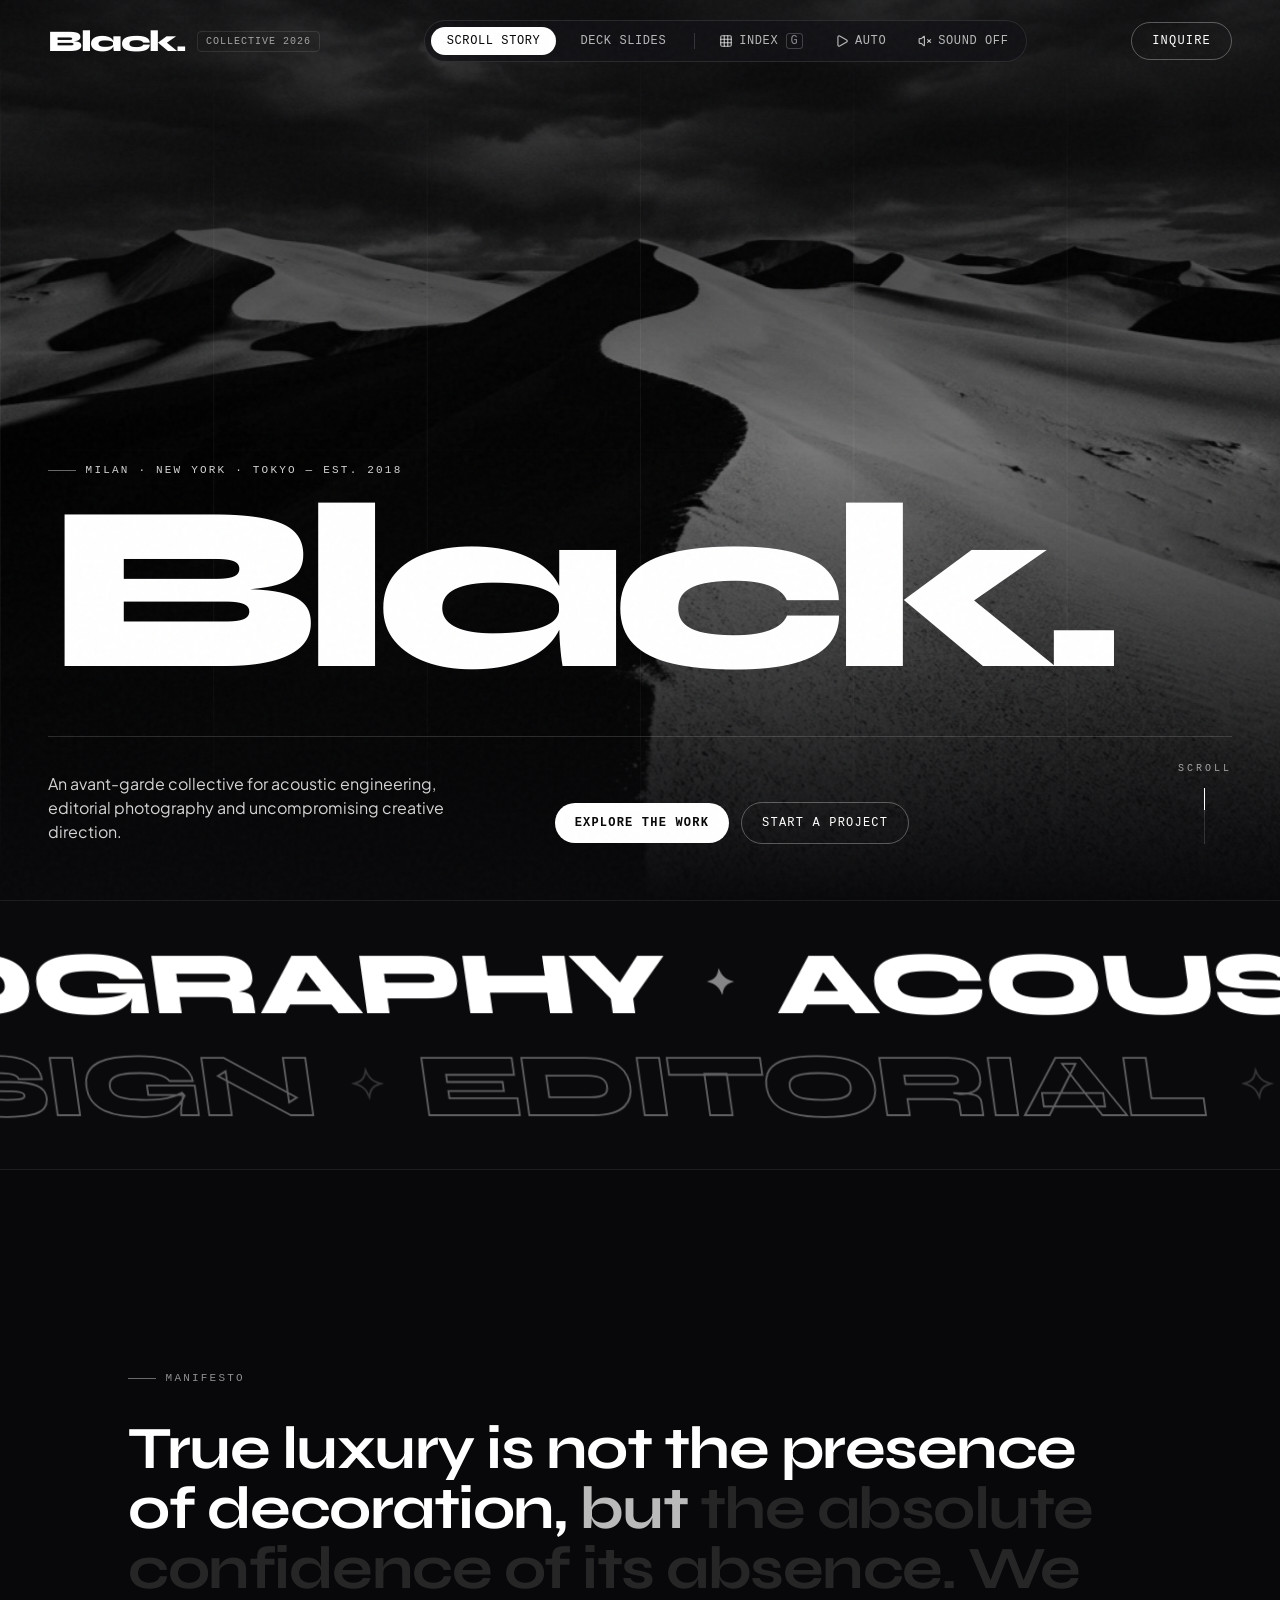
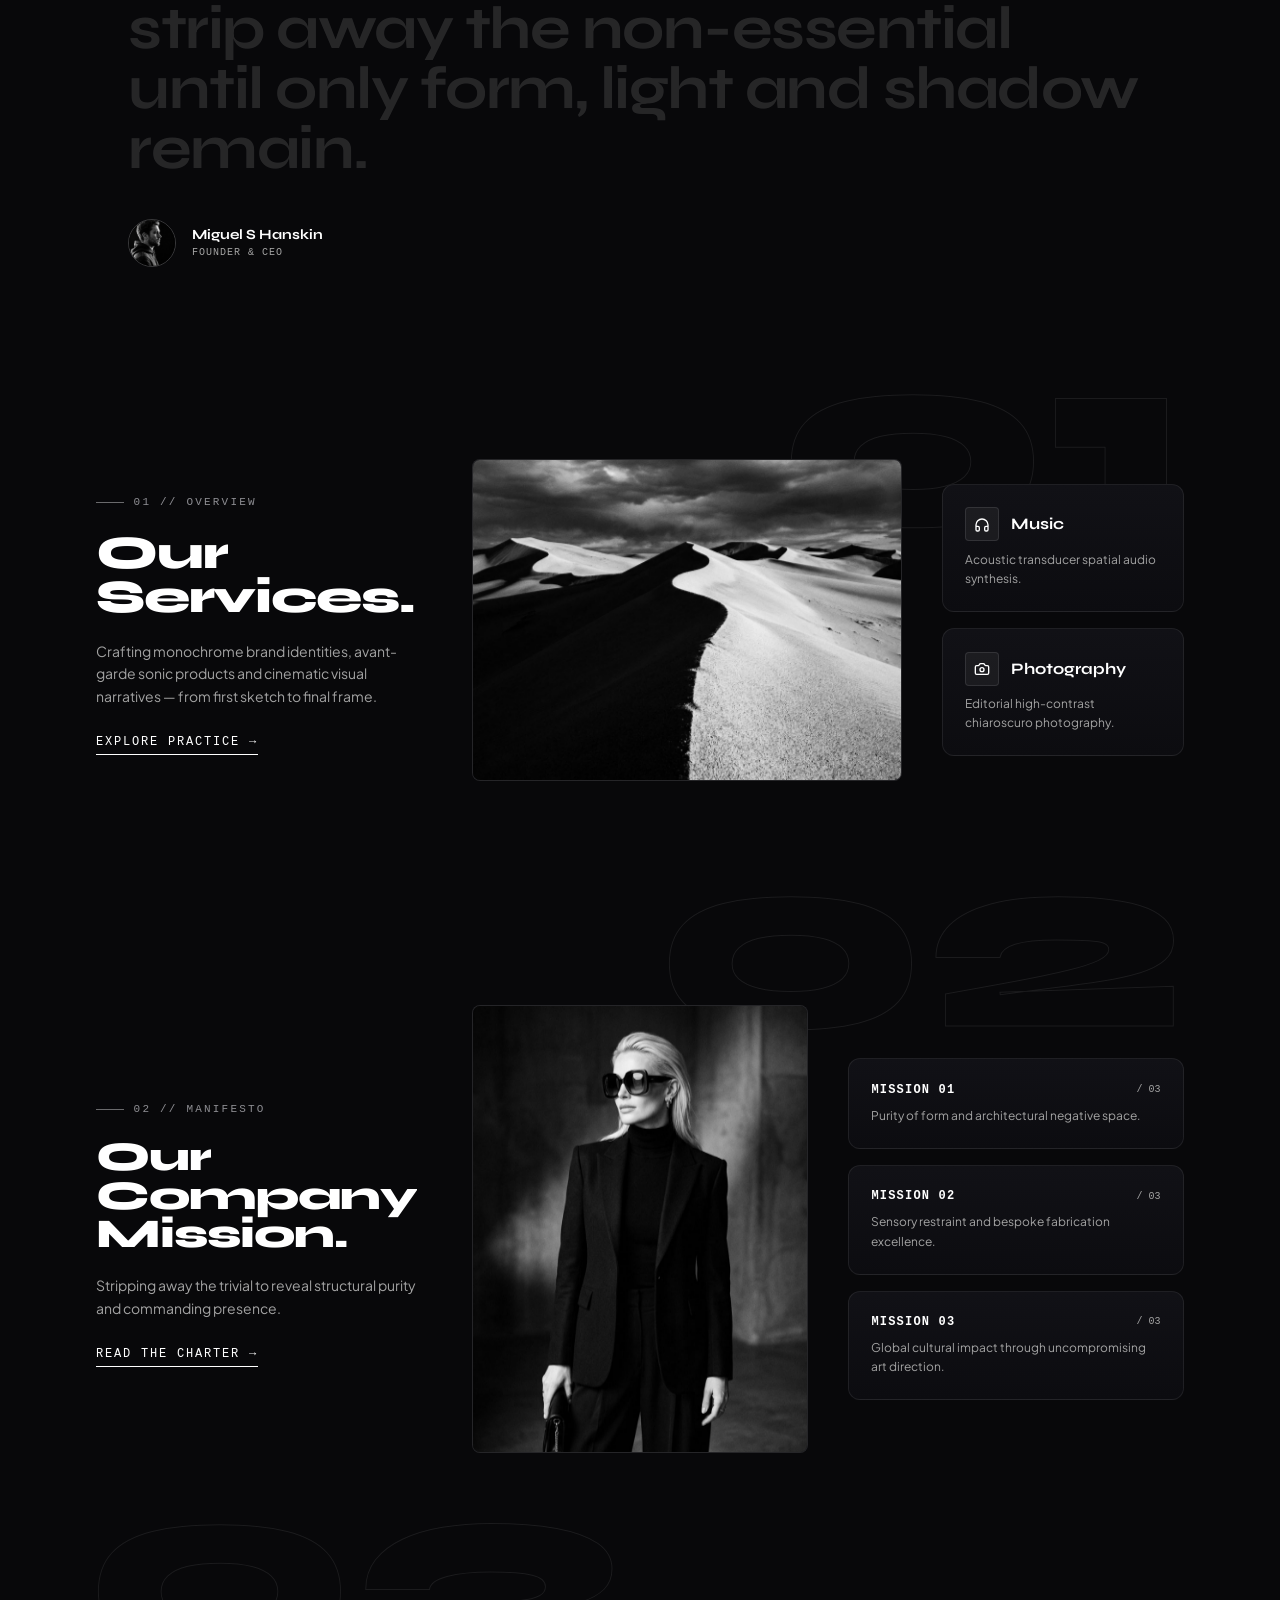
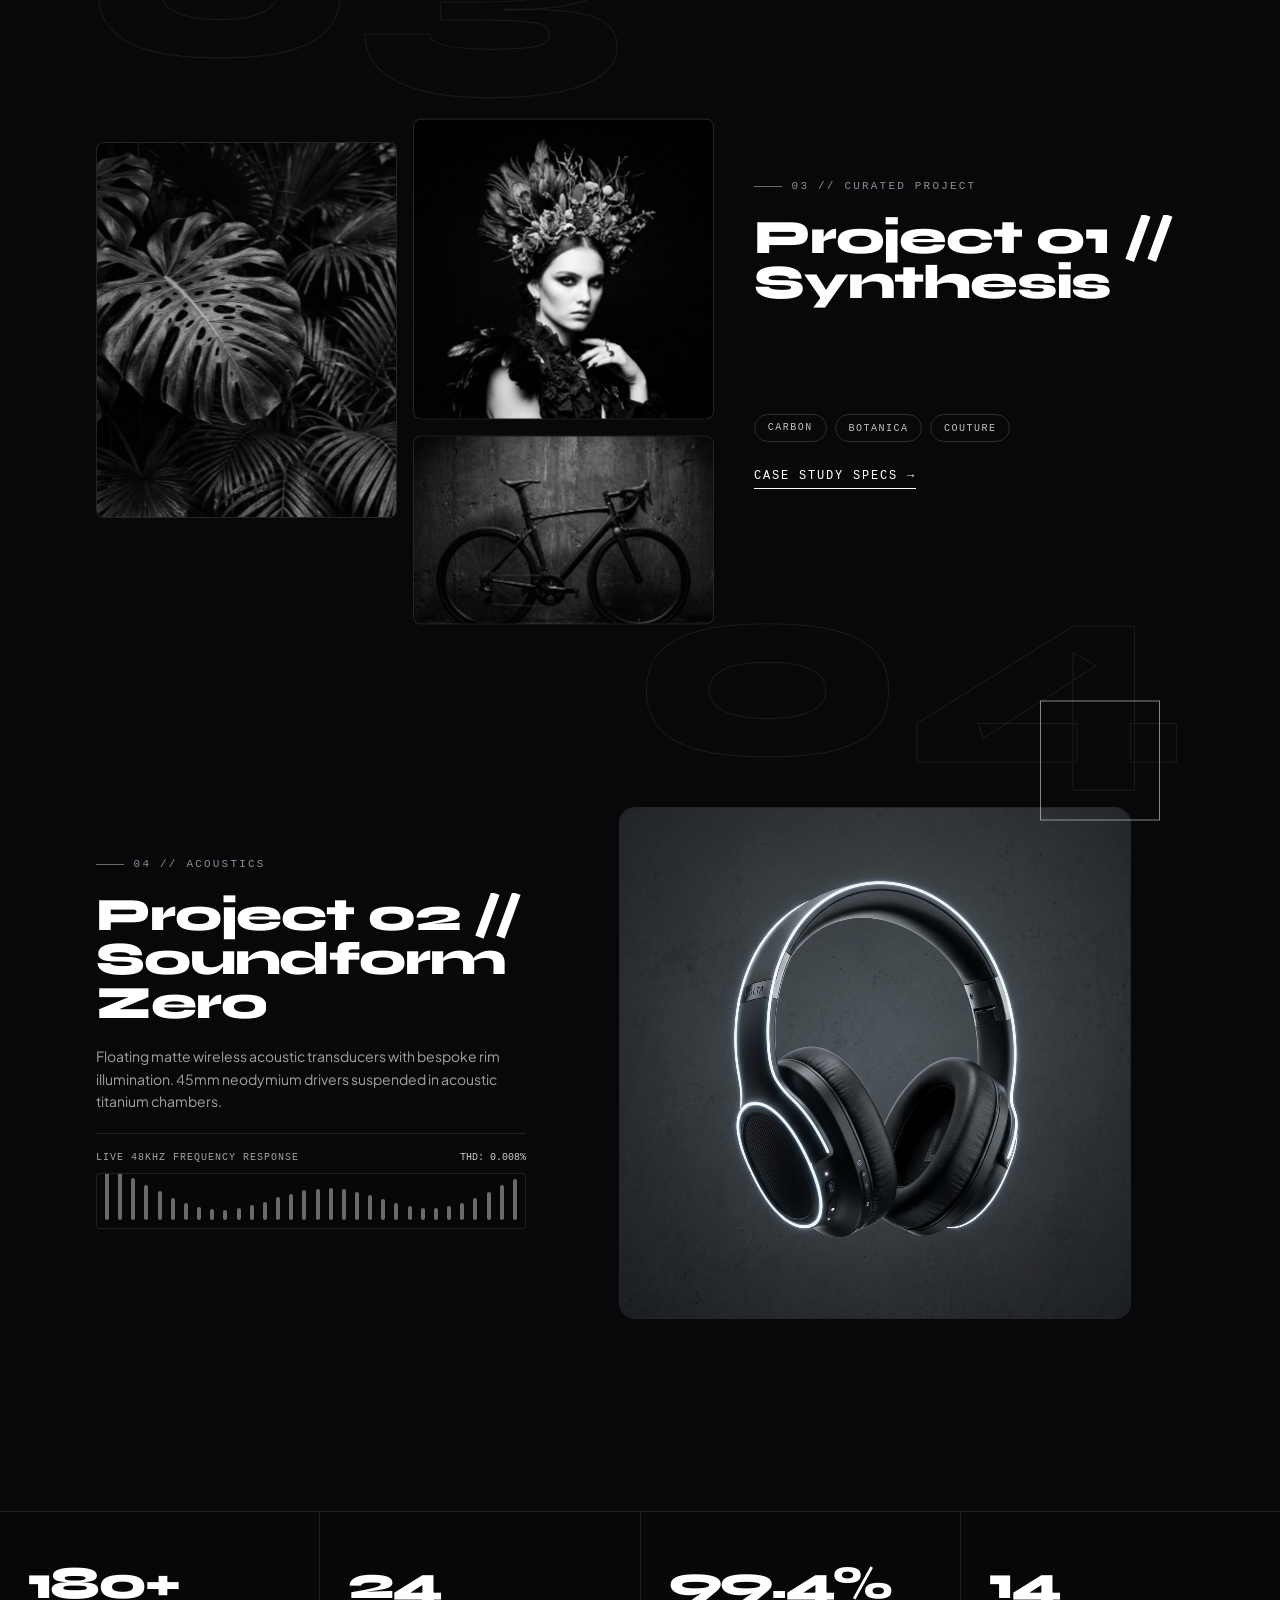
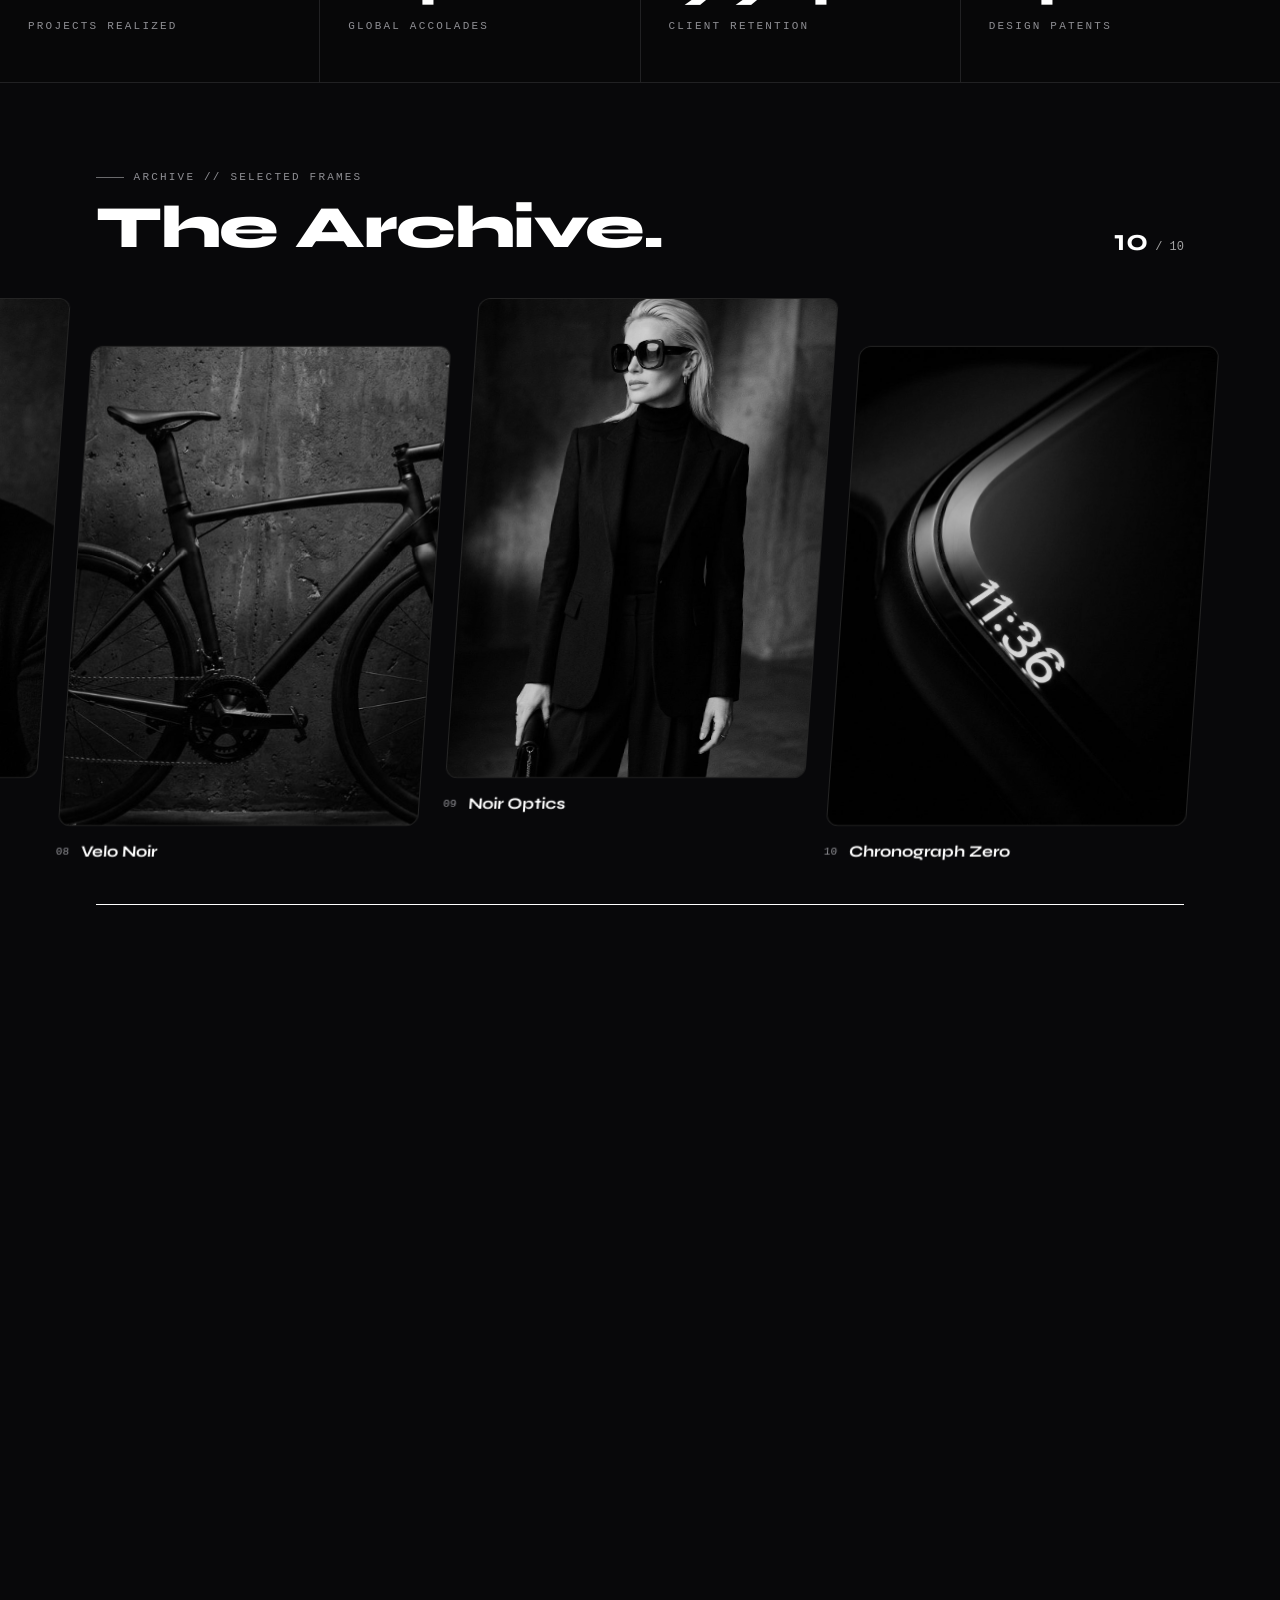
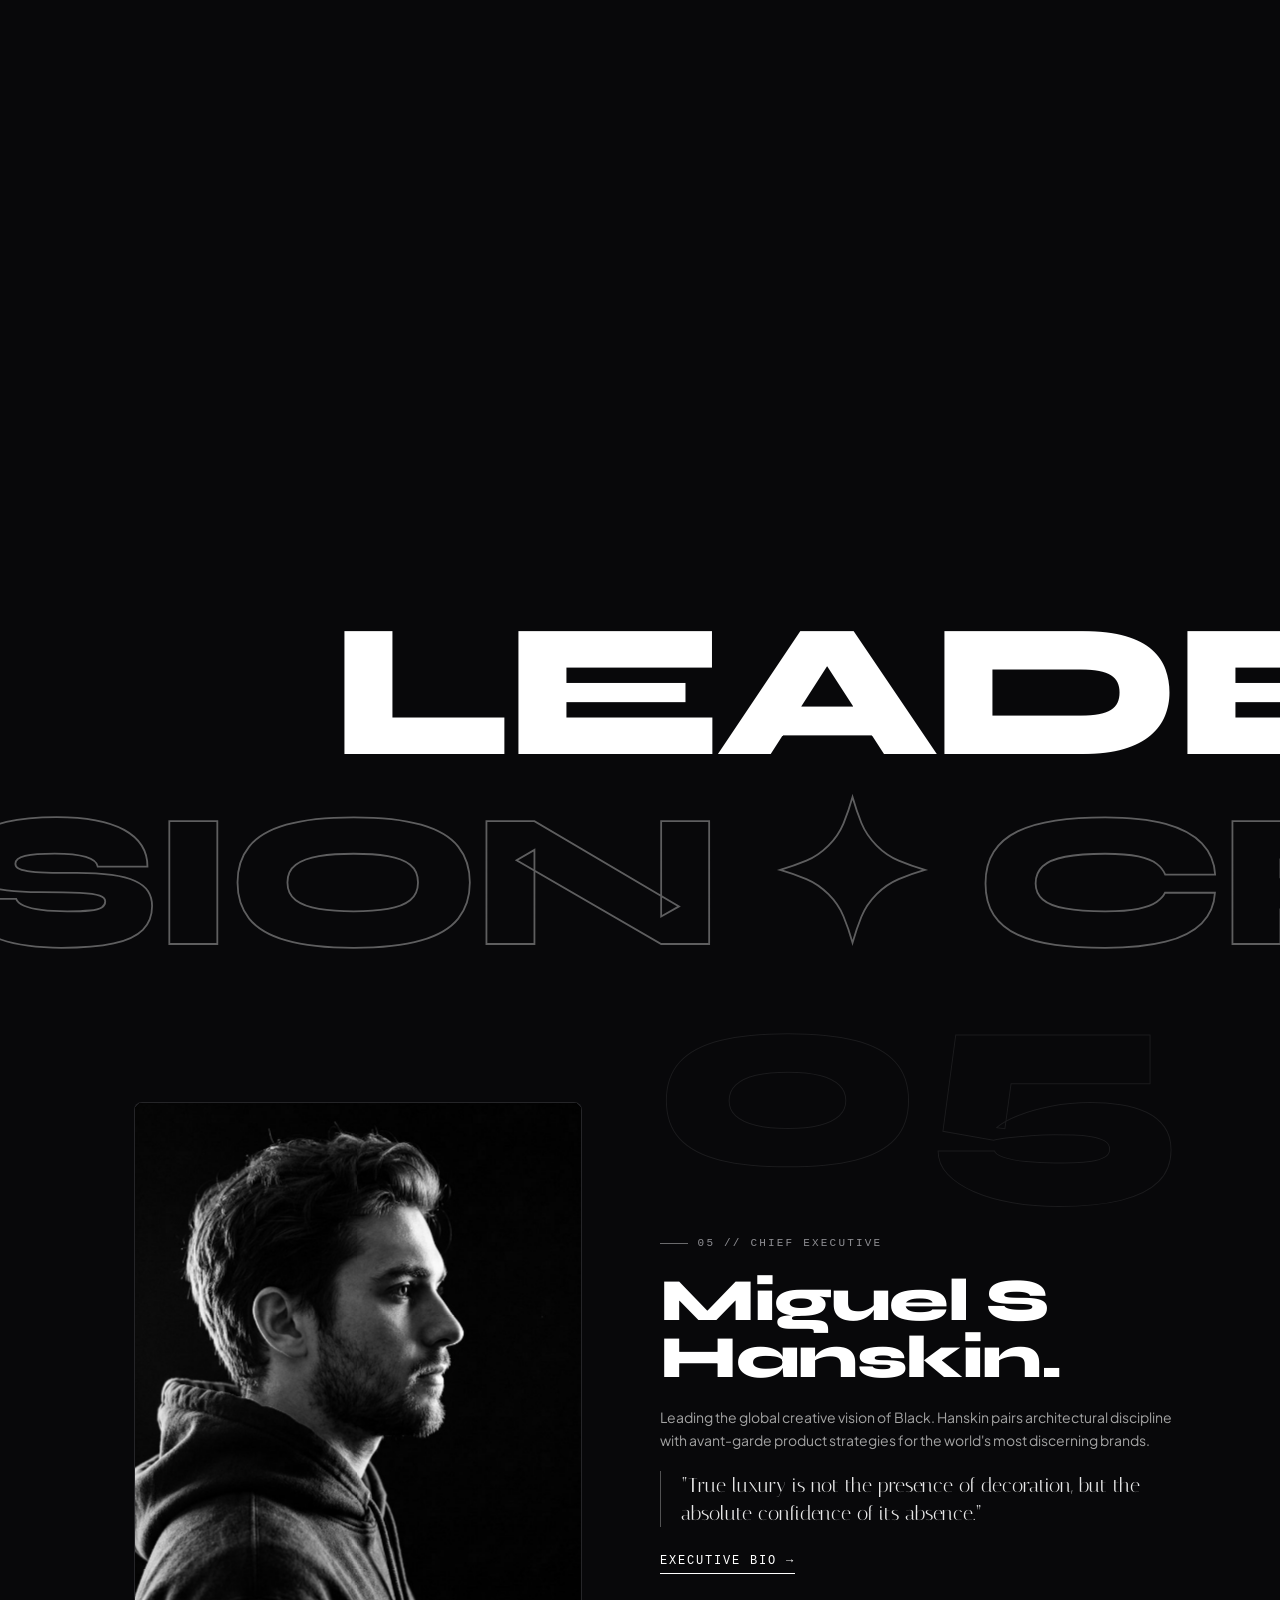
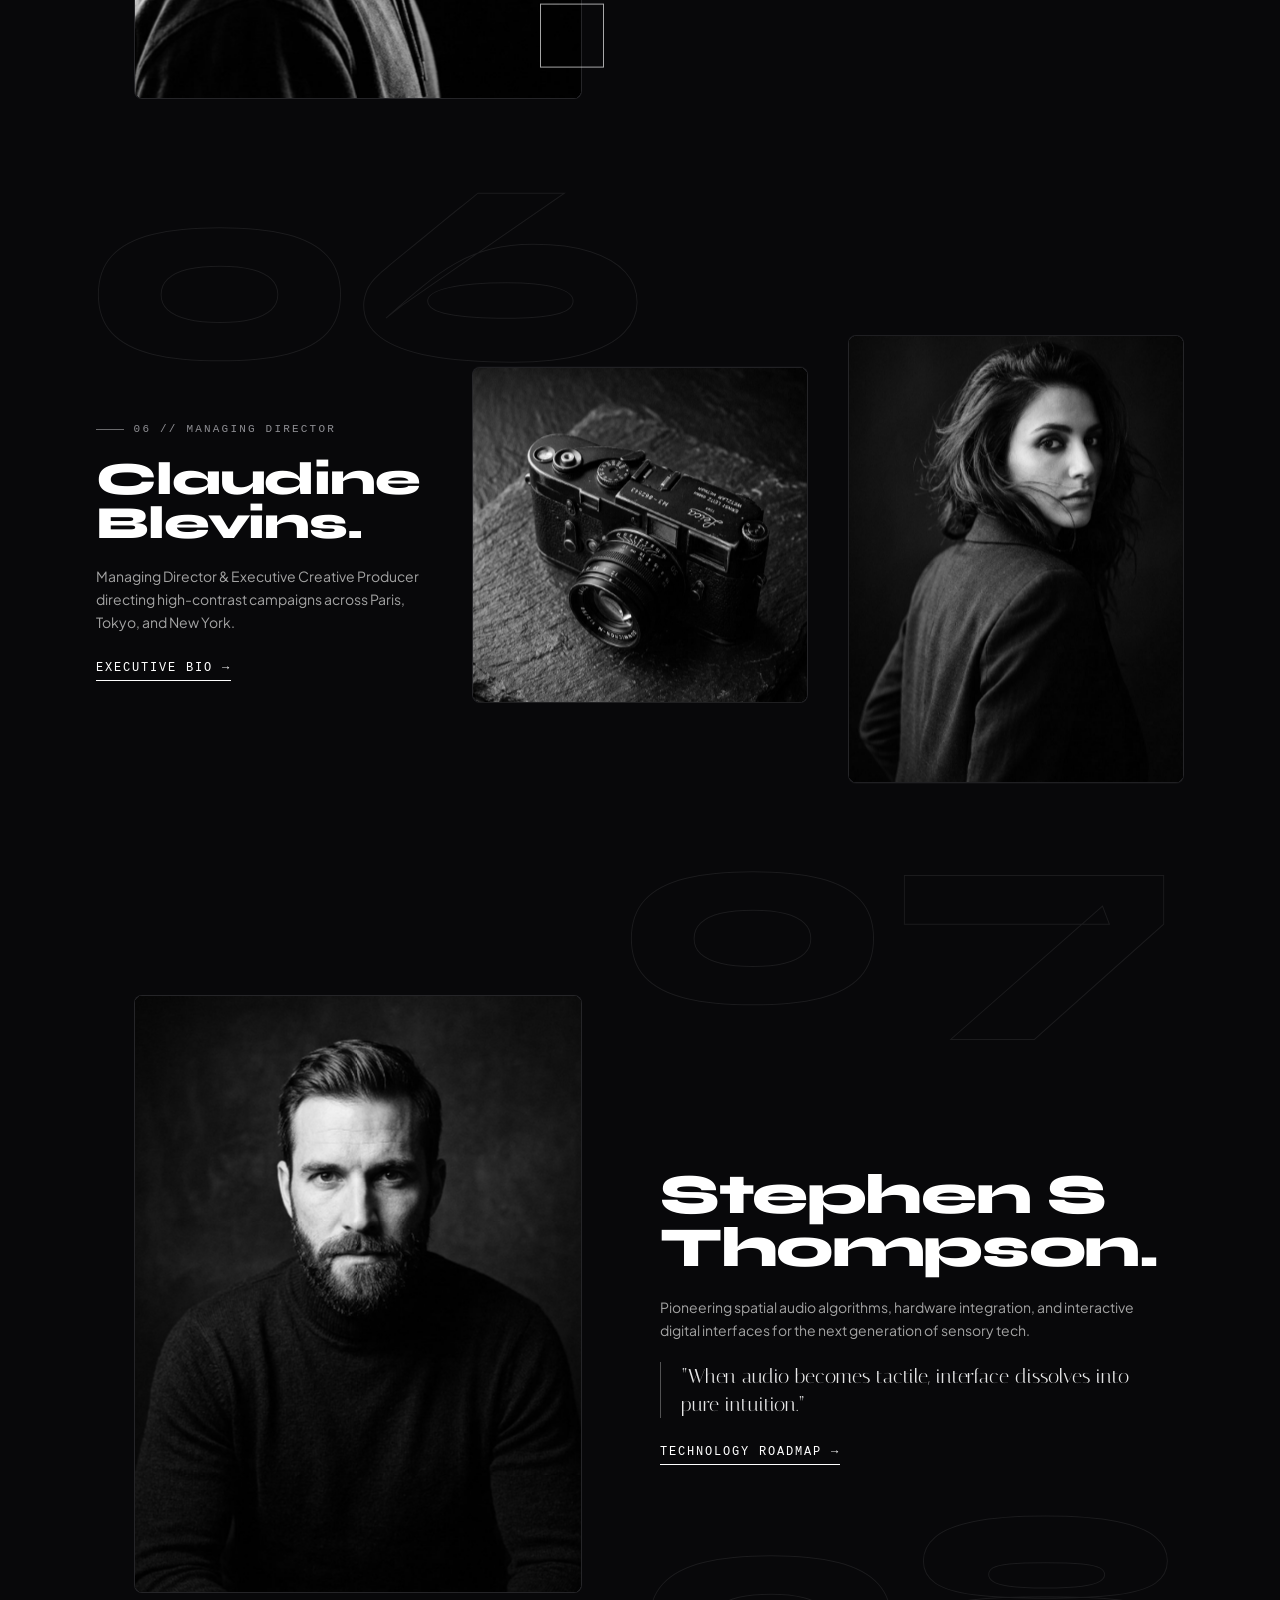
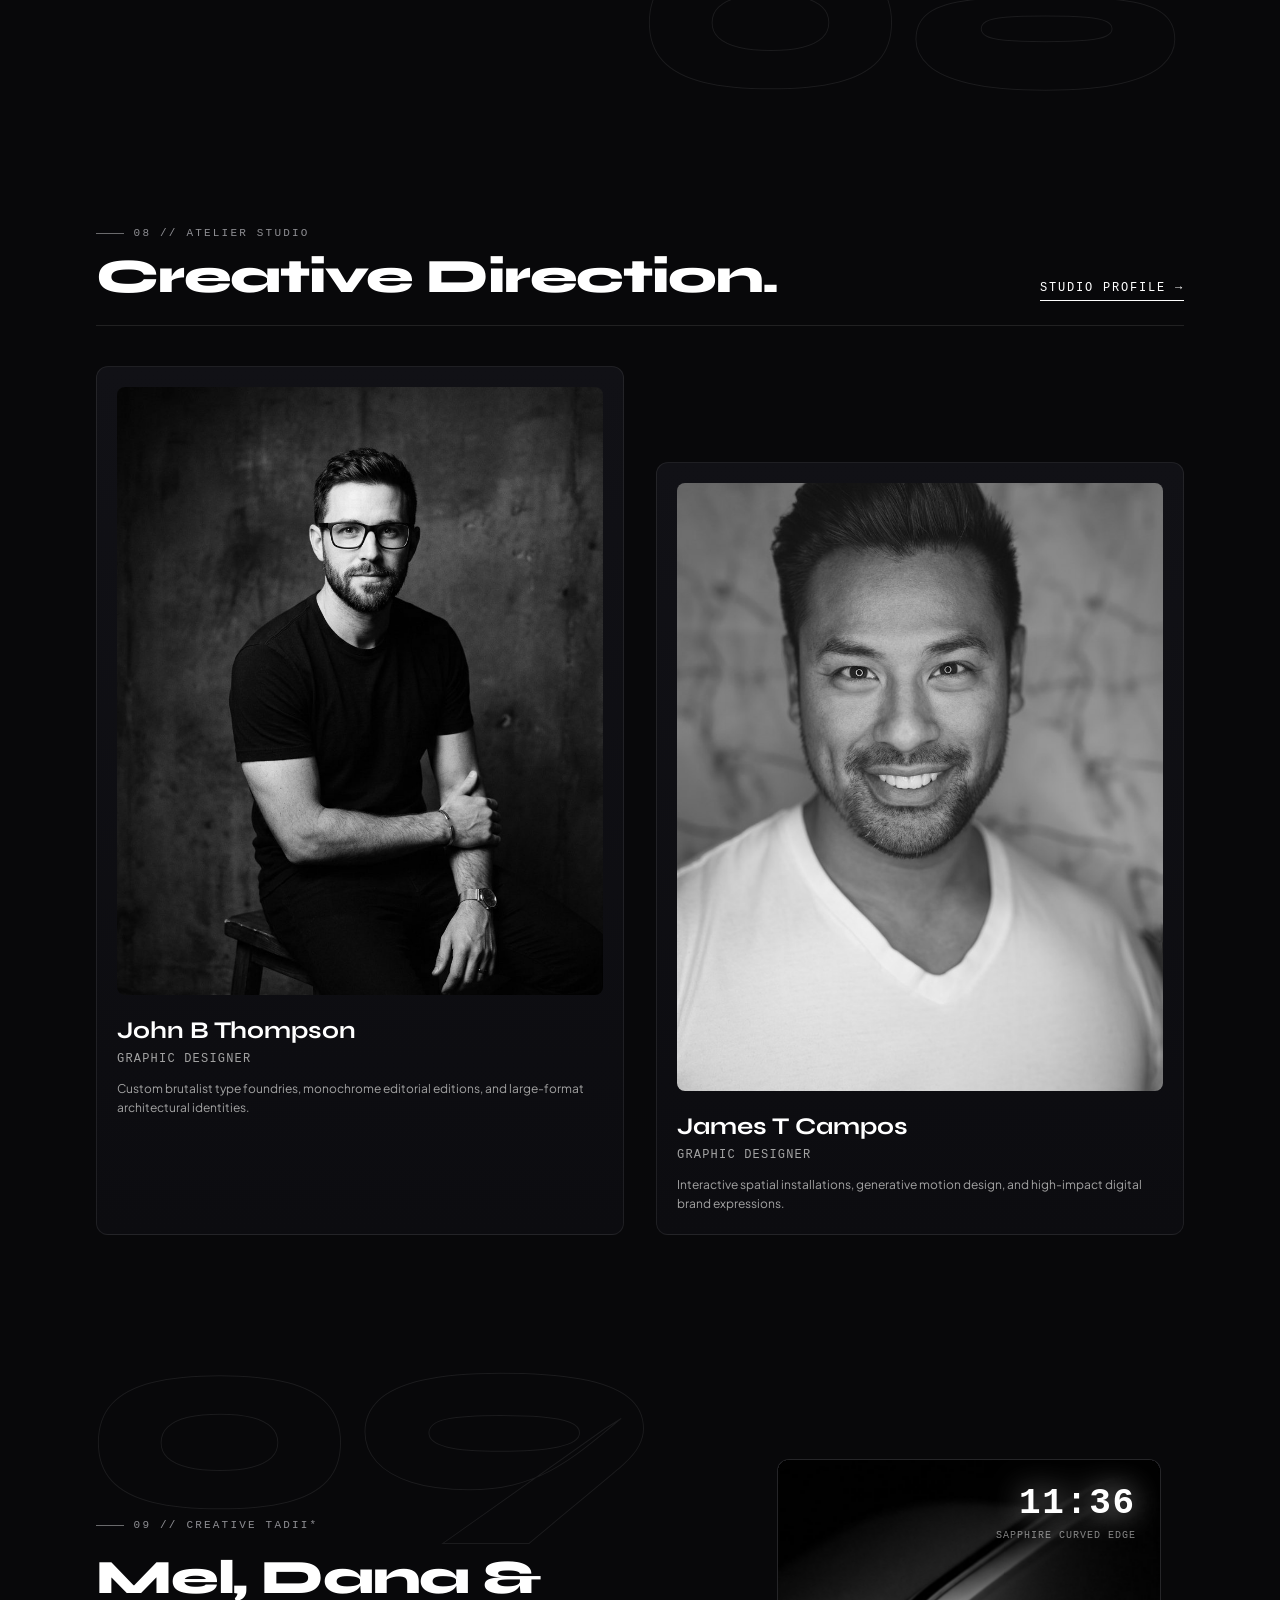
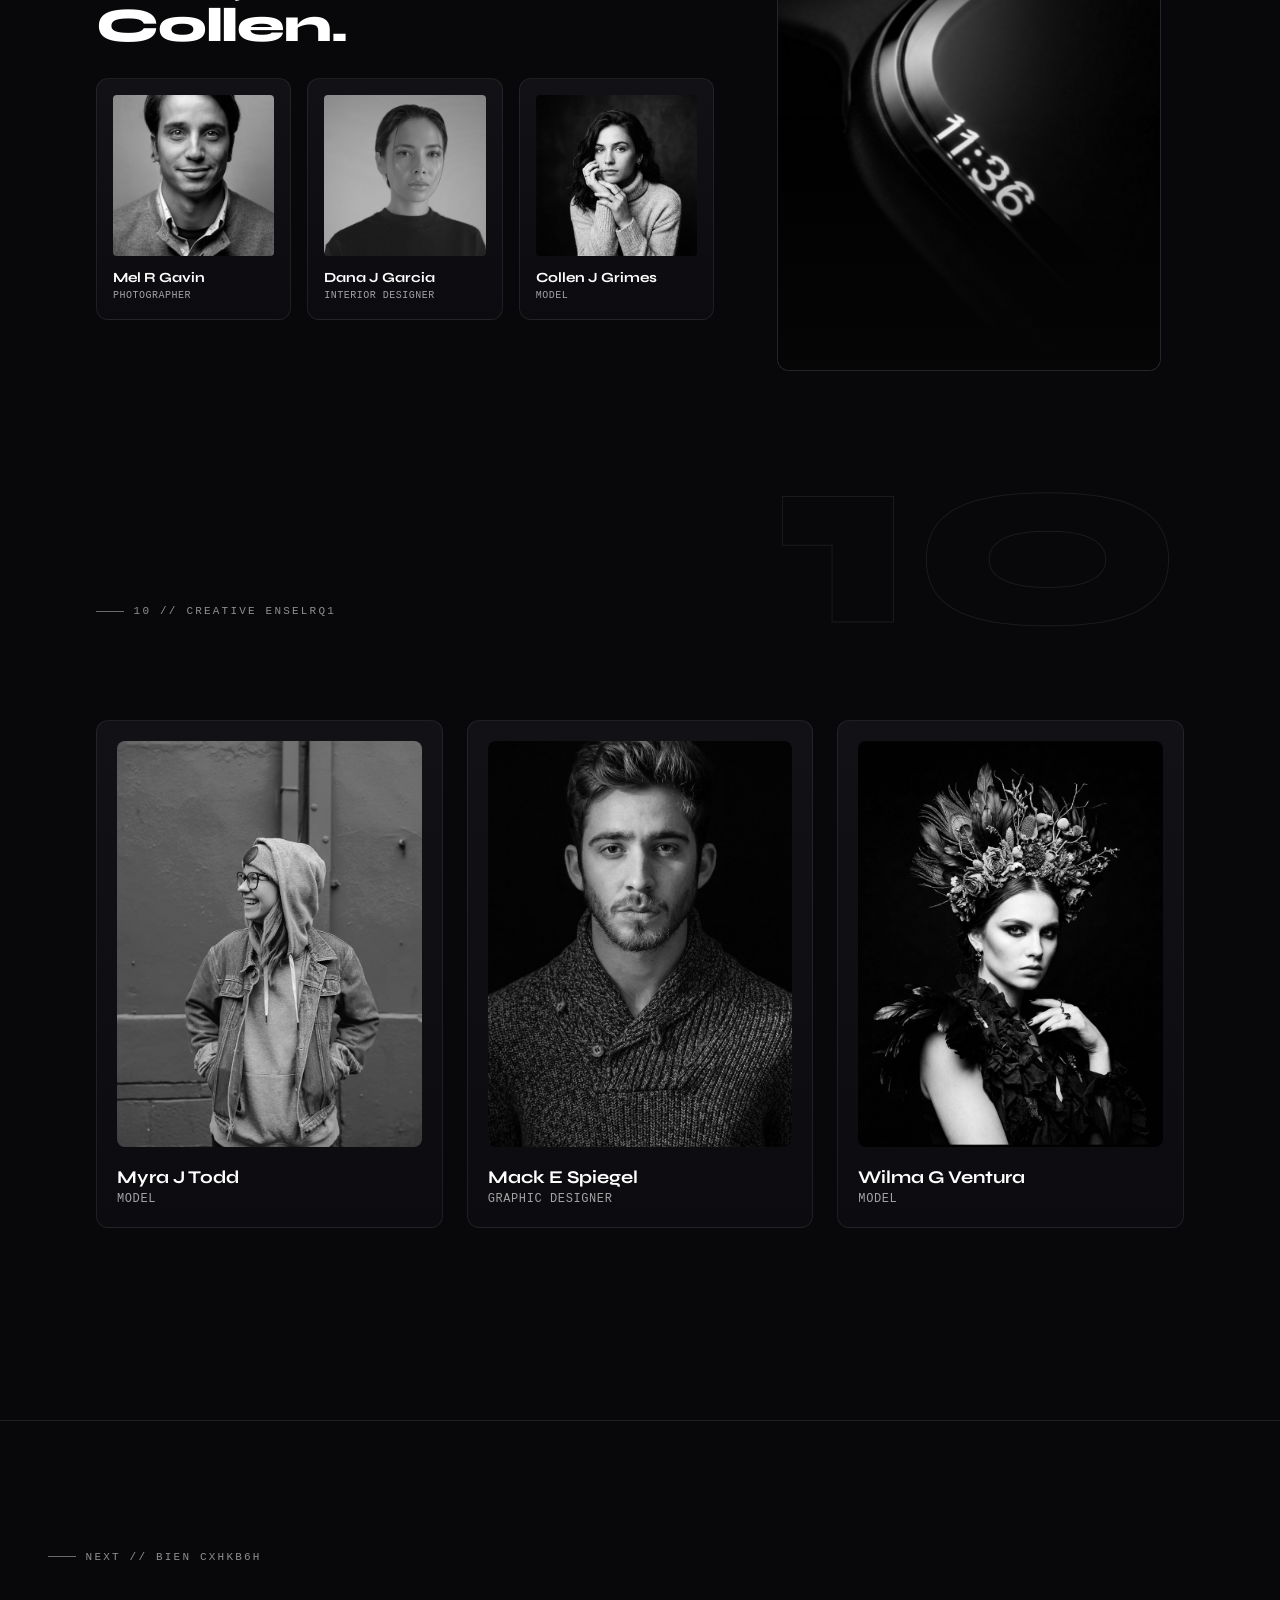
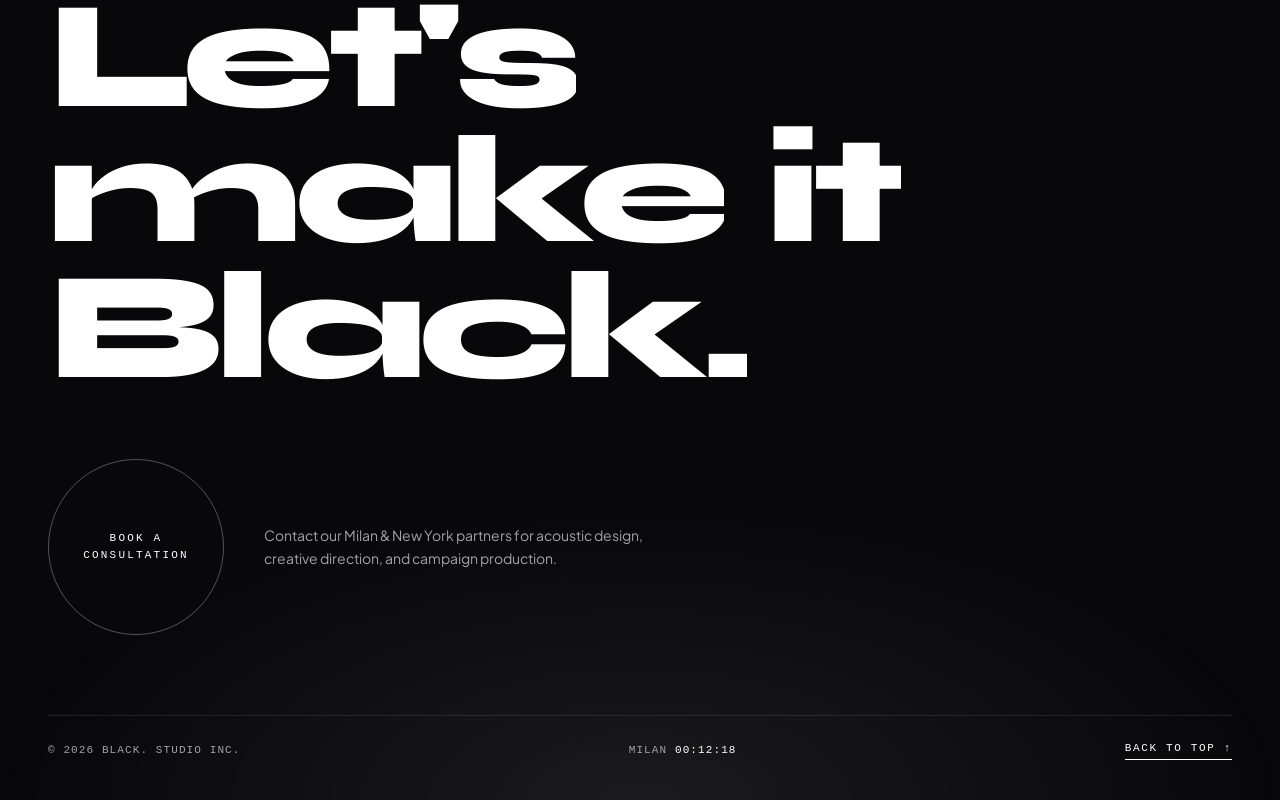
<file: photography/index.html>
<!DOCTYPE html>
<html lang="en" class="scroll-smooth">
<head>
  <meta charset="UTF-8">
  <meta name="viewport" content="width=device-width, initial-scale=1.0">
  <title>BLACK. — Avant-Garde Minimalist Agency & Editorial Showcase</title>
  <meta name="description" content="A brutalist, dark-mode luxury presentation showcase and agency portfolio featuring high-contrast editorial photography, acoustic engineering, and monochrome aesthetics.">
  <meta name="theme-color" content="#08080a">
  <link rel="icon" href="data:image/svg+xml,%3Csvg xmlns='http://www.w3.org/2000/svg' viewBox='0 0 64 64'%3E%3Crect width='64' height='64' rx='12' fill='%2308080a'/%3E%3Ctext x='50%25' y='54%25' text-anchor='middle' dominant-baseline='middle' font-family='Arial Black,Arial,sans-serif' font-weight='900' font-size='36' fill='%23fff'%3EB.%3C/text%3E%3C/svg%3E">

  <!-- Flag JS + hold scroll until the preloader finishes -->
  <script>document.documentElement.classList.add('js', 'is-loading');</script>

  <!-- Fonts: linked here rather than @imported from styles.css, so they download alongside it -->
  <link rel="preconnect" href="https://fonts.googleapis.com">
  <link rel="preconnect" href="https://fonts.gstatic.com" crossorigin>
  <link rel="stylesheet" href="https://fonts.googleapis.com/css2?family=Plus+Jakarta+Sans:ital,wght@0,300;0,400;0,500;0,600;0,700;0,800;1,400&family=Space+Grotesk:wght@300;400;500;600;700&family=Syne:wght@400;500;600;700;800&family=Italiana&display=swap">

  <!-- Custom Styles, then the Tailwind utilities (built ahead of time from tailwind.config.js;
       they come last, where the Tailwind CDN script used to inject them) -->
  <link rel="stylesheet" href="styles.css">
  <link rel="stylesheet" href="tailwind.css">

  <!-- Icons: the twelve Lucide icons the page uses -->
  <script src="vendor/icons.js"></script>
</head>
<body class="mode-scroll bg-[#08080a] text-neutral-200 font-space selection:bg-white selection:text-black min-h-screen relative">

  <!-- Grain Film Texture Overlay -->
  <div class="grain-overlay"></div>

  <!-- Intro Preloader -->
  <div id="preloader" class="preloader" aria-hidden="true">
    <div class="preloader-inner">
      <div class="preloader-word">
        <span style="--i:0">B</span><span style="--i:1">l</span><span style="--i:2">a</span><span style="--i:3">c</span><span style="--i:4">k</span><span style="--i:5">.</span>
      </div>
      <div class="preloader-meta">
        <span>Collective — 2026</span>
        <span id="preloaderCount">000</span>
      </div>
      <div class="preloader-bar"><span id="preloaderBar"></span></div>
    </div>
  </div>

  <!-- Scroll Progress Indicator -->
  <div id="scrollProgress" class="scroll-progress scroll-only"></div>

  <!-- Custom Magnetic Cursor -->
  <div id="customCursor" class="custom-cursor hidden md:block"></div>
  <div id="cursorFollower" class="custom-cursor-follower hidden md:block">
    <span id="cursorBadge" class="cursor-badge"></span>
  </div>

  <!-- ========================================================================
       TOP NAVIGATION BAR
       ======================================================================== -->
  <header id="siteHeader" class="site-header fixed top-0 left-0 w-full z-50 px-6 md:px-12 py-5 flex items-center justify-between pointer-events-auto">
    <!-- Brand Wordmark -->
    <a href="#" onclick="event.preventDefault(); goHome();" class="group flex items-center gap-3 cursor-pointer" aria-label="Black. — back to start" data-cursor-text="HOME">
      <span class="text-2xl md:text-3xl font-syne font-black tracking-tighter text-white group-hover:tracking-normal transition-all duration-300">
        Black.
      </span>
      <span class="hidden sm:inline-block lg:hidden xl:inline-block whitespace-nowrap text-[10px] font-mono tracking-widest text-neutral-400 border border-white/10 px-2 py-0.5 rounded uppercase">
        Collective 2026
      </span>
    </a>

    <!-- Center Mode Switcher & Controls -->
    <div class="hidden lg:flex items-center gap-2 p-1.5 glass-panel rounded-full border border-white/10" role="toolbar" aria-label="View controls">
      <!-- Scroll vs Deck Toggle -->
      <button id="modeScrollBtn" class="whitespace-nowrap px-3 xl:px-4 py-1.5 text-xs font-mono tracking-wider rounded-full bg-white text-black transition-all duration-300" aria-pressed="true" title="Switch view (V)" data-cursor-text="MODE">
        SCROLL STORY
      </button>
      <button id="modeDeckBtn" class="whitespace-nowrap px-3 xl:px-4 py-1.5 text-xs font-mono tracking-wider rounded-full text-white/70 hover:text-white transition-all duration-300" aria-pressed="false" title="Switch view (V)" data-cursor-text="MODE">
        DECK SLIDES
      </button>

      <div class="w-px h-4 bg-white/15 mx-1" aria-hidden="true"></div>

      <!-- Overview Grid Button -->
      <button id="openOverviewBtn" class="header-toggle px-2.5 xl:px-3 py-1.5 text-xs font-mono tracking-wider text-white/70 hover:text-white flex items-center gap-1.5 transition-colors" aria-haspopup="dialog" title="Open index (G)" data-cursor-text="GRID">
        <i data-lucide="grid" class="w-3.5 h-3.5"></i>
        <span class="sr-only xl:not-sr-only whitespace-nowrap">INDEX <kbd class="font-mono text-white/50">G</kbd></span>
      </button>

      <!-- Auto Play Button -->
      <button id="autoPlayBtn" class="header-toggle px-2.5 xl:px-3 py-1.5 text-xs font-mono tracking-wider text-white/70 hover:text-white flex items-center gap-1.5 rounded-full transition-colors" aria-pressed="false" title="Auto-advance every 7 seconds" data-cursor-text="AUTO">
        <i data-lucide="play" class="w-3.5 h-3.5"></i>
        <span id="autoPlayStatus" class="sr-only xl:not-sr-only whitespace-nowrap">AUTO</span>
      </button>

      <!-- Sound Toggle -->
      <button id="soundToggleBtn" class="header-toggle px-2.5 xl:px-3 py-1.5 text-xs font-mono tracking-wider text-white/70 hover:text-white flex items-center gap-1.5 rounded-full transition-colors" aria-pressed="false" title="Interface sounds (M)" data-cursor-text="AUDIO">
        <i data-lucide="volume-x" id="soundIcon" class="w-3.5 h-3.5"></i>
        <span id="soundStatusText" class="sr-only xl:not-sr-only whitespace-nowrap">SOUND OFF</span>
      </button>
    </div>

    <!-- Right Actions -->
    <div class="flex items-center gap-3 md:gap-4">
      <!-- Mobile Overview Trigger -->
      <button onclick="openOverviewModal()" class="lg:hidden w-10 h-10 flex items-center justify-center text-white/80 hover:text-white border border-white/20 rounded-full" aria-label="Open section index" aria-haspopup="dialog">
        <i data-lucide="grid" class="w-4 h-4"></i>
      </button>

      <button id="openInquiryBtn" aria-haspopup="dialog" class="relative group px-5 py-2.5 overflow-hidden rounded-full border border-white/30 text-xs font-mono tracking-widest uppercase transition-all duration-300 hover:border-white" data-cursor-text="CONTACT">
        <span class="relative z-10 text-white group-hover:text-black transition-colors duration-300">
          Inquire
        </span>
        <div class="absolute inset-0 bg-white translate-y-full group-hover:translate-y-0 transition-transform duration-300 ease-out"></div>
      </button>
    </div>
  </header>

  <!-- ========================================================================
       SLIDE DECK CONTAINER (10 PRESENTATION SLIDES)
       ======================================================================== -->
  <div id="slideDeckContainer" class="slide-deck-container hidden w-full h-screen overflow-hidden relative" role="region" aria-roledescription="carousel" aria-label="Presentation deck">

    <!-- --------------------------------------------------------------------
         SLIDE 1: OUR SERVICES
         -------------------------------------------------------------------- -->
    <section id="deck-slide-0" class="deck-slide active-slide flex items-center justify-center p-6 md:p-16 lg:p-20">
      <div class="w-full max-w-7xl mx-auto grid grid-cols-1 lg:grid-cols-12 gap-8 lg:gap-12 items-center">
        
        <!-- Left Column: Title & Description -->
        <div class="lg:col-span-4 space-y-6 fit-col">
          <div class="inline-flex items-center gap-2 text-xs font-mono text-neutral-400 tracking-widest uppercase">
            <span class="w-2 h-2 rounded-full bg-white animate-ping"></span>
            Overview // Slide 01
          </div>
          <h2 class="fit-title font-syne font-extrabold text-white tracking-tight leading-none" style="--fit:6.9; --fit-max:4.5rem">
            Our<br>Services.
          </h2>
          <p class="text-sm md:text-base text-neutral-400 font-jakarta leading-relaxed max-w-md">
            Crafting monochrome brand identities, avant-garde sonic products and cinematic visual narratives — from first sketch to final frame, under one roof.
          </p>
          <div class="pt-4 flex items-center gap-4">
            <button onclick="openDetailModal(0)" class="whitespace-nowrap px-5 py-2.5 bg-white text-black text-xs font-mono tracking-wider uppercase font-semibold rounded hover:bg-neutral-200 transition-colors" aria-haspopup="dialog" data-cursor-text="READ">
              Explore Practice
            </button>
            <span class="text-xs font-mono text-neutral-400 tracking-wider">EST. 2018 / MILAN</span>
          </div>
        </div>

        <!-- Center Column: Sand Dunes Image with Watermark -->
        <div class="lg:col-span-5 relative flex items-center justify-center">
          <div class="relative w-full aspect-[4/3] rounded-lg overflow-hidden spotlight-card tilt-card group" data-cursor-text="DUNES">
            <div class="tilt-inner w-full h-full relative">
              <img src="assets/sand_dunes.jpg" alt="Wind-carved sand dunes in black and white" loading="lazy" decoding="async" class="w-full h-full object-cover grayscale brightness-95 group-hover:scale-105 transition-transform duration-700 ease-out">
              <div class="absolute inset-0 bg-gradient-to-t from-black/80 via-transparent to-transparent"></div>
              
              <!-- Signature Typography Overlay "Black." -->
              <div class="absolute bottom-6 left-6 brand-watermark-wrap">
                <div class="text-4xl md:text-5xl font-syne font-black text-white tracking-tighter leading-none">
                  Black.
                </div>
                <div class="text-4xl md:text-5xl font-syne font-black stroke-text tracking-tighter leading-none -mt-3 opacity-60">
                  Black.
                </div>
              </div>
            </div>
          </div>
          <!-- Decorative Architectural Line -->
          <div class="hidden lg:block absolute -right-6 top-1/2 -translate-y-1/2 w-px h-64 bg-gradient-to-b from-transparent via-white/20 to-transparent"></div>
        </div>

        <!-- Right Column: Service Cards (Music & Photography) -->
        <div class="lg:col-span-3 space-y-6">
          <!-- Music Card -->
          <div class="spotlight-card p-6 rounded-lg bg-[#0f0f13] border border-white/10 hover:border-white/30 transition-all duration-300" data-cursor-text="AUDIO">
            <div class="flex flex-col items-start xl:flex-row xl:items-center gap-3 mb-3">
              <div class="p-2 rounded bg-white/5 border border-white/10 text-white">
                <i data-lucide="headphones" class="w-4 h-4"></i>
              </div>
              <h2 class="text-base font-syne font-bold text-white tracking-wide">Music</h2>
            </div>
            <p class="text-xs text-neutral-400 font-jakarta leading-relaxed">
              Acoustic identities, spatial audio and studio-grade transducer design.
            </p>
          </div>

          <!-- Photography Card -->
          <div class="spotlight-card p-6 rounded-lg bg-[#0f0f13] border border-white/10 hover:border-white/30 transition-all duration-300" data-cursor-text="CAMERA">
            <div class="flex flex-col items-start xl:flex-row xl:items-center gap-3 mb-3">
              <div class="p-2 rounded bg-white/5 border border-white/10 text-white">
                <i data-lucide="camera" class="w-4 h-4"></i>
              </div>
              <h2 class="text-base font-syne font-bold text-white tracking-wide">Photography</h2>
            </div>
            <p class="text-xs text-neutral-400 font-jakarta leading-relaxed">
              Editorial, high-contrast chiaroscuro photography for print and campaign.
            </p>
          </div>
        </div>

      </div>
    </section>

    <!-- --------------------------------------------------------------------
         SLIDE 2: OUR COMPANY MISSION
         -------------------------------------------------------------------- -->
    <section id="deck-slide-1" class="deck-slide flex items-center justify-center p-6 md:p-16 lg:p-20">
      <div class="w-full max-w-7xl mx-auto grid grid-cols-1 lg:grid-cols-12 gap-8 lg:gap-12 items-center">
        
        <!-- Left: Title & Manifesto -->
        <div class="lg:col-span-4 space-y-6 fit-col">
          <div class="inline-flex items-center gap-2 text-xs font-mono text-neutral-400 tracking-widest uppercase">
            <span class="w-1.5 h-1.5 bg-white rounded-full"></span>
            Manifesto // Slide 02
          </div>
          <h2 class="fit-title font-syne font-extrabold text-white tracking-tight leading-none" style="--fit:7.9; --fit-max:3.75rem">
            Our<br>Company<br>Mission.
          </h2>
          <p class="text-sm text-neutral-400 font-jakarta leading-relaxed max-w-sm">
            To strip away the non-essential until only raw form, structural light and commanding dark architecture remain.
          </p>
          <div class="pt-2">
            <button onclick="openDetailModal(1)" class="text-xs font-mono tracking-wider text-white border-b border-white pb-1 hover:text-neutral-400 hover:border-neutral-400 transition-colors">
              READ COMPLETE CHARTER →
            </button>
          </div>
        </div>

        <!-- Center: Woman in Sunglasses Portrait -->
        <div class="lg:col-span-4 relative flex justify-center">
          <div class="relative w-full max-w-xs aspect-[3/4] rounded-lg overflow-hidden spotlight-card tilt-card group" data-cursor-text="PORTRAIT">
            <div class="tilt-inner w-full h-full relative">
              <img src="assets/mission_woman.jpg" alt="Editorial portrait of a woman in sunglasses and a black suit" loading="lazy" decoding="async" class="w-full h-full object-cover grayscale brightness-90 group-hover:scale-105 transition-transform duration-700">
              <div class="absolute inset-0 bg-gradient-to-t from-black/85 via-transparent to-transparent"></div>
              
              <!-- Bottom Watermark -->
              <div class="absolute bottom-6 left-6 brand-watermark-wrap">
                <div class="text-4xl font-syne font-black text-white tracking-tighter leading-none">
                  Black.
                </div>
                <div class="text-4xl font-syne font-black stroke-text tracking-tighter leading-none -mt-3 opacity-60">
                  Black.
                </div>
              </div>
            </div>
          </div>
        </div>

        <!-- Right: Structured Missions 01, 02, 03 -->
        <div class="lg:col-span-4 space-y-6">
          <!-- Mission 01 -->
          <div class="p-5 rounded-lg bg-[#0e0e12] border border-white/10 hover:border-white/30 transition-all duration-300">
            <div class="flex items-center gap-2 mb-2 text-xs font-mono font-bold tracking-widest text-white uppercase">
              <span class="w-2 h-2 bg-white"></span>
              Mission 01
            </div>
            <p class="text-xs text-neutral-400 font-jakarta leading-relaxed">
              Purity of form and architectural negative space in everything we make.
            </p>
          </div>

          <!-- Mission 02 -->
          <div class="p-5 rounded-lg bg-[#0e0e12] border border-white/10 hover:border-white/30 transition-all duration-300">
            <div class="flex items-center gap-2 mb-2 text-xs font-mono font-bold tracking-widest text-white uppercase">
              <span class="w-2 h-2 bg-white"></span>
              Mission 02
            </div>
            <p class="text-xs text-neutral-400 font-jakarta leading-relaxed">
              Sensory restraint and bespoke fabrication, down to the last stitch and screw.
            </p>
          </div>

          <!-- Mission 03 -->
          <div class="p-5 rounded-lg bg-[#0e0e12] border border-white/10 hover:border-white/30 transition-all duration-300">
            <div class="flex items-center gap-2 mb-2 text-xs font-mono font-bold tracking-widest text-white uppercase">
              <span class="w-2 h-2 bg-white"></span>
              Mission 03
            </div>
            <p class="text-xs text-neutral-400 font-jakarta leading-relaxed">
              Global cultural impact through uncompromising art direction.
            </p>
          </div>
        </div>

      </div>
    </section>

    <!-- --------------------------------------------------------------------
         SLIDE 3: OUR COMPANY PROJECT (PART 1 - BOTANICAL & GEOMETRY)
         -------------------------------------------------------------------- -->
    <section id="deck-slide-2" class="deck-slide flex items-center justify-center p-6 md:p-16 lg:p-20">
      <div class="w-full max-w-7xl mx-auto grid grid-cols-1 lg:grid-cols-12 gap-8 lg:gap-12 items-center">
        
        <!-- Left: Image Collage (Foliage, Headdress, Bicycle) -->
        <div class="lg:col-span-7 relative">
          <div class="grid grid-cols-12 gap-4 items-center">
            
            <!-- Dark Botanical Card -->
            <div class="col-span-6 aspect-[4/5] rounded-lg overflow-hidden spotlight-card group" data-cursor-text="FLORA">
              <img src="assets/botanical.jpg" alt="Dark monstera and palm foliage" loading="lazy" decoding="async" class="w-full h-full object-cover grayscale brightness-90 group-hover:scale-105 transition-transform duration-700">
            </div>

            <!-- Wilma Headdress & Bicycle Stack -->
            <div class="col-span-6 space-y-4">
              <!-- Avant-garde Portrait -->
              <div class="aspect-square rounded-lg overflow-hidden spotlight-card group" data-cursor-text="COUTURE">
                <img src="assets/wilma.jpg" alt="Model in a sculptural feather and flower headdress" loading="lazy" decoding="async" class="w-full h-full object-cover grayscale brightness-95 group-hover:scale-105 transition-transform duration-700">
              </div>
              <!-- Matte Black Bike -->
              <div class="aspect-[16/10] rounded-lg overflow-hidden spotlight-card group" data-cursor-text="VELO">
                <img src="assets/bicycle.jpg" alt="Matte black carbon road bicycle against concrete" loading="lazy" decoding="async" class="w-full h-full object-cover grayscale brightness-90 group-hover:scale-105 transition-transform duration-700">
              </div>
            </div>

          </div>

          <!-- Vertical Rotated Brand Mark -->
          <div class="hidden md:block absolute -left-10 top-1/2 -translate-y-1/2 -rotate-90 origin-center brand-watermark-wrap pointer-events-none">
            <div class="text-4xl font-syne font-black text-white/40 tracking-tighter">
              Black.
            </div>
            <div class="text-4xl font-syne font-black stroke-text tracking-tighter -mt-2">
              Black.
            </div>
          </div>
        </div>

        <!-- Right: Project Description -->
        <div class="lg:col-span-5 space-y-6 fit-col">
          <div class="inline-flex items-center gap-2 text-xs font-mono text-neutral-400 tracking-widest uppercase">
            Curated Case Study // 03
          </div>
          <h2 class="fit-title font-syne font-extrabold text-white tracking-tight leading-none" style="--fit:7.9; --fit-max:3rem">
            Our Company<br>Project
          </h2>

          <div class="pt-2 border-t border-white/10 space-y-3">
            <div class="text-xs font-mono font-bold tracking-widest text-white uppercase">
              Project 01 // Synthesis
            </div>
            <p class="text-xs md:text-sm text-neutral-400 font-jakarta leading-relaxed">
              An exploration of delicate botanical textures set against industrial carbon-fibre speed and avant-garde millinery.
            </p>
            <p class="text-xs md:text-sm text-neutral-400 font-jakarta leading-relaxed">
              Twelve couture pieces, a 6.2 kg track frame and a tactile studio set, first shown at the Milan Triennale.
            </p>
          </div>

          <div class="pt-4 flex items-center gap-3">
            <button onclick="openDetailModal(2)" aria-haspopup="dialog" class="whitespace-nowrap px-5 py-2.5 bg-white text-black text-xs font-mono tracking-wider uppercase font-semibold rounded hover:bg-neutral-200 transition-colors">
              Case Study Specs
            </button>
            <div class="flex items-center gap-1.5 text-neutral-400 text-xs font-mono">
              <span class="w-2 h-2 rounded-full bg-white"></span>
              <span>CARBON / BOTANICA</span>
            </div>
          </div>
        </div>

      </div>
    </section>

    <!-- --------------------------------------------------------------------
         SLIDE 4: OUR COMPANY PROJECT (PART 2 - SOUNDFORM ZERO ACOUSTICS)
         -------------------------------------------------------------------- -->
    <section id="deck-slide-3" class="deck-slide flex items-center justify-center p-6 md:p-16 lg:p-20">
      <div class="w-full max-w-7xl mx-auto grid grid-cols-1 lg:grid-cols-12 gap-8 lg:gap-12 items-center">
        
        <!-- Left: Project Narrative & Soundwave Visualizer -->
        <div class="lg:col-span-5 space-y-6 fit-col">
          <div class="inline-flex items-center gap-2 text-xs font-mono text-neutral-400 tracking-widest uppercase">
            Acoustic Architecture // 04
          </div>
          <h2 class="fit-title font-syne font-extrabold text-white tracking-tight leading-none" style="--fit:8.9; --fit-max:3rem">
            Soundform<br>Zero.
          </h2>

          <div class="space-y-4 pt-2">
            <!-- Project 01 Pill -->
            <div class="p-4 rounded-lg bg-[#0e0e12] border border-white/10 hover:border-white/20 transition-all">
              <div class="text-xs font-mono font-bold text-white tracking-widest uppercase mb-1">
                Project 01 // Transducer Zero
              </div>
              <p class="text-xs text-neutral-400 font-jakarta leading-relaxed">
                45mm neodymium drivers suspended in acoustic titanium chambers.
              </p>
            </div>

            <!-- Project 02 Pill -->
            <div class="p-4 rounded-lg bg-[#0e0e12] border border-white/10 hover:border-white/20 transition-all">
              <div class="text-xs font-mono font-bold text-white tracking-widest uppercase mb-1">
                Project 02 // Frequency Core
              </div>
              <p class="text-xs text-neutral-400 font-jakarta leading-relaxed">
                A sub-bass resonance chamber tuned from 4Hz to 48kHz, with glow-rim capacitive touch.
              </p>
            </div>
          </div>
          <button onclick="openDetailModal(3)" class="text-xs font-mono tracking-wider text-white border-b border-white pb-1 hover:text-neutral-400 hover:border-neutral-400 transition-colors" aria-haspopup="dialog">
            PRODUCT SPECS →
          </button>

          <!-- Dynamic Acoustic Frequency Visualizer -->
          <div class="pt-4 border-t border-white/10">
            <div class="flex items-center justify-between mb-2">
              <span class="text-[10px] font-mono tracking-widest text-neutral-400 uppercase">Live 48kHz Frequency Response</span>
              <span class="text-[10px] font-mono text-white/80">THD: 0.008%</span>
            </div>
            <div id="acousticVisualizer" aria-hidden="true" class="flex items-end justify-between h-14 w-full p-2 bg-black/50 border border-white/10 rounded overflow-hidden">
              <!-- Visualizer bars generated dynamically by script.js -->
            </div>
          </div>
        </div>

        <!-- Right: Floating Glowing Headphones Showcase -->
        <div class="lg:col-span-7 relative flex items-center justify-center">
          <div class="relative w-full aspect-square max-w-lg spotlight-card tilt-card rounded-2xl group flex items-center justify-center p-8" data-cursor-text="SOUND 360°">
            
            <!-- Wireframe Geometric Box Accent (Signature element from mockup) -->
            <div class="wireframe-box-lg -top-4 -right-4 group-hover:rotate-6 transition-transform duration-500"></div>

            <div class="tilt-inner w-full h-full relative flex items-center justify-center">
              <img src="assets/headphones.jpg" alt="Soundform Zero wireless headphones with illuminated rims" loading="lazy" decoding="async" class="w-full h-full object-contain filter drop-shadow-[0_20px_50px_rgba(255,255,255,0.12)] group-hover:scale-105 transition-transform duration-700 ease-out">
              
              <!-- Signature Brand Watermark in Upper Corner -->
              <div class="absolute top-4 left-6 brand-watermark-wrap">
                <div class="text-3xl font-syne font-black text-white tracking-tighter leading-none">
                  Black.
                </div>
                <div class="text-3xl font-syne font-black stroke-text tracking-tighter leading-none -mt-2 opacity-60">
                  Black.
                </div>
              </div>

              <!-- Interactive Floating Sound Beacon -->
              <div class="absolute bottom-6 right-6 flex items-center gap-2 p-2 bg-black/80 backdrop-blur rounded-full border border-white/20">
                <span class="w-2 h-2 rounded-full bg-white animate-pulse"></span>
                <span class="text-[10px] font-mono tracking-widest text-white pr-2">SPATIAL ANC</span>
              </div>
            </div>
          </div>
        </div>

      </div>
    </section>

    <!-- --------------------------------------------------------------------
         SLIDE 5: EXECUTIVE PROFILE - MIGUEL S HANSKIN
         -------------------------------------------------------------------- -->
    <section id="deck-slide-4" class="deck-slide flex items-center justify-center p-6 md:p-16 lg:p-20">
      <div class="w-full max-w-7xl mx-auto grid grid-cols-1 lg:grid-cols-12 gap-8 lg:gap-12 items-center">
        
        <!-- Left: Hoodie Side Profile with Geometric Wireframe Box -->
        <div class="lg:col-span-6 relative flex items-center justify-center">
          <!-- Geometric Wireframe Box Accent from mockup -->
          <div class="wireframe-box bottom-10 right-10"></div>
          
          <div class="relative w-full max-w-md aspect-[3/4] lg:max-h-[64vh] rounded-lg overflow-hidden spotlight-card tilt-card group" data-cursor-text="MIGUEL">
            <div class="tilt-inner w-full h-full relative">
              <img src="assets/miguel.jpg" alt="Profile portrait of Miguel S Hanskin" loading="lazy" decoding="async" class="w-full h-full object-cover grayscale brightness-90 group-hover:scale-105 transition-transform duration-700">
              <div class="absolute inset-0 bg-gradient-to-t from-black/90 via-transparent to-transparent"></div>
              
              <!-- Bottom Watermark -->
              <div class="absolute bottom-6 left-6 brand-watermark-wrap">
                <div class="text-4xl font-syne font-black text-white tracking-tighter leading-none">
                  Black.
                </div>
                <div class="text-4xl font-syne font-black stroke-text tracking-tighter leading-none -mt-3 opacity-60">
                  Black.
                </div>
              </div>

              <!-- Slide Pagination Dots on Card (from mockup) -->
              <div class="absolute left-6 top-1/2 -translate-y-1/2 flex flex-col gap-2" aria-hidden="true">
                <span class="w-1.5 h-1.5 rounded-full bg-white"></span>
                <span class="w-1.5 h-1.5 rounded-full bg-white/40"></span>
                <span class="w-1.5 h-1.5 rounded-full bg-white/40"></span>
                <span class="w-1.5 h-1.5 rounded-full bg-white/40"></span>
              </div>
            </div>
          </div>
        </div>

        <!-- Right: Executive Details -->
        <div class="lg:col-span-6 space-y-6 fit-col">
          <div class="inline-flex items-center gap-2 text-xs font-mono text-neutral-400 tracking-widest uppercase">
            Executive Direction // 05
          </div>

          <div>
            <h2 class="fit-title font-syne font-extrabold text-white tracking-tight leading-none mb-2" style="--fit:6.7; --fit-max:3.75rem">
              Miguel S<br>Hanskin.
            </h2>
            <div class="text-xs md:text-sm font-mono tracking-widest text-neutral-400 uppercase">
              Chief Executive Officer
            </div>
          </div>

          <div class="space-y-4 pt-2 border-t border-white/10">
            <p class="text-sm text-neutral-400 font-jakarta leading-relaxed max-w-lg">
              Leading the global creative vision of Black. Hanskin pairs architectural discipline with avant-garde product strategy for the world's most discerning brands.
            </p>
            <p class="text-sm text-neutral-400 font-jakarta leading-relaxed max-w-lg">
              “True luxury is not the presence of decoration, but the absolute confidence of its absence.”
            </p>
          </div>

          <div class="pt-4 flex items-center gap-4">
            <button onclick="openDetailModal(4)" aria-haspopup="dialog" class="whitespace-nowrap px-5 py-2.5 bg-white text-black text-xs font-mono tracking-wider uppercase font-semibold rounded hover:bg-neutral-200 transition-colors">
              Executive Bio
            </button>
            <span class="text-xs font-mono text-neutral-400">FOUNDING PARTNER // 2018</span>
          </div>
        </div>

      </div>
    </section>

    <!-- --------------------------------------------------------------------
         SLIDE 6: EXECUTIVE PROFILE - CLAUDINE BLEVINS
         -------------------------------------------------------------------- -->
    <section id="deck-slide-5" class="deck-slide flex items-center justify-center p-6 md:p-16 lg:p-20">
      <div class="w-full max-w-7xl mx-auto grid grid-cols-1 lg:grid-cols-12 gap-8 lg:gap-12 items-center">
        
        <!-- Left: Statement & Watermark -->
        <div class="lg:col-span-5 space-y-6">
          <div class="inline-flex items-center gap-2 text-xs font-mono text-neutral-400 tracking-widest uppercase">
            Executive Direction // 06
          </div>
          
          <div class="space-y-4">
            <p class="text-xs md:text-sm text-neutral-400 font-jakarta leading-relaxed max-w-md">
              Championing high-contrast editorial photography and cinematic branding across Paris, Tokyo and New York. Founder of the Black. Photography Fellowship.
            </p>
            <button onclick="openDetailModal(5)" class="text-xs font-mono tracking-wider text-white border-b border-white pb-1 hover:text-neutral-400 hover:border-neutral-400 transition-colors" aria-haspopup="dialog">
              EXECUTIVE BIO →
            </button>
          </div>

          <!-- Bottom Signature Watermark -->
          <div class="pt-6 brand-watermark-wrap">
            <div class="text-5xl font-syne font-black text-white tracking-tighter leading-none">
              Black.
            </div>
            <div class="text-5xl font-syne font-black stroke-text tracking-tighter leading-none -mt-4 opacity-60">
              Black.
            </div>
          </div>
        </div>

        <!-- Center: Leica Camera Showcase -->
        <div class="lg:col-span-3 flex justify-center">
          <div class="w-full max-w-xs aspect-square rounded-lg overflow-hidden spotlight-card group" data-cursor-text="LEICA">
            <img src="assets/camera.jpg" alt="Vintage 35mm Leica rangefinder camera" loading="lazy" decoding="async" class="w-full h-full object-cover grayscale brightness-95 group-hover:scale-105 transition-transform duration-700">
          </div>
        </div>

        <!-- Right: Claudine Blevins Portrait & Title -->
        <div class="lg:col-span-4 space-y-4 fit-col">
          <div>
            <h2 class="fit-title font-syne font-extrabold text-white tracking-tight leading-none mb-1" style="--fit:7; --fit-max:3rem">
              Claudine<br>Blevins.
            </h2>
            <div class="text-xs font-mono tracking-widest text-neutral-400 uppercase">
              Managing Director
            </div>
          </div>

          <div class="aspect-[3/4] w-full lg:max-h-[50vh] rounded-lg overflow-hidden spotlight-card group" data-cursor-text="CLAUDINE">
            <img src="assets/claudine.jpg" alt="Portrait of Claudine Blevins" loading="lazy" decoding="async" class="w-full h-full object-cover grayscale brightness-95 group-hover:scale-105 transition-transform duration-700">
          </div>
        </div>

      </div>
    </section>

    <!-- --------------------------------------------------------------------
         SLIDE 7: EXECUTIVE PROFILE - STEPHEN S THOMPSON
         -------------------------------------------------------------------- -->
    <section id="deck-slide-6" class="deck-slide flex items-center justify-center p-6 md:p-16 lg:p-20">
      <div class="w-full max-w-7xl mx-auto grid grid-cols-1 lg:grid-cols-12 gap-8 lg:gap-12 items-center">
        
        <!-- Left: Stephen Portrait & Layered Tech Visual -->
        <div class="lg:col-span-6 relative flex items-center justify-center">
          <div class="relative w-full max-w-md aspect-[3/4] lg:max-h-[64vh] rounded-lg overflow-hidden spotlight-card tilt-card group" data-cursor-text="STEPHEN">
            <div class="tilt-inner w-full h-full relative">
              <img src="assets/stephen.jpg" alt="Portrait of Stephen S Thompson" loading="lazy" decoding="async" class="w-full h-full object-cover grayscale brightness-90 group-hover:scale-105 transition-transform duration-700">
              <div class="absolute inset-0 bg-gradient-to-t from-black/90 via-transparent to-transparent"></div>
              
              <!-- Bottom Watermark -->
              <div class="absolute bottom-6 left-6 brand-watermark-wrap">
                <div class="text-4xl font-syne font-black text-white tracking-tighter leading-none">
                  Black.
                </div>
                <div class="text-4xl font-syne font-black stroke-text tracking-tighter leading-none -mt-3 opacity-60">
                  Black.
                </div>
              </div>
            </div>
          </div>
        </div>

        <!-- Right: Stephen's Presentation Details -->
        <div class="lg:col-span-6 space-y-6 fit-col">
          <div class="inline-flex items-center gap-2 text-xs font-mono text-neutral-400 tracking-widest uppercase">
            Executive Direction // 07
          </div>

          <div>
            <h2 class="fit-title font-syne font-extrabold text-white tracking-tight leading-none mb-2" style="--fit:8.9; --fit-max:3.75rem">
              Stephen S<br>Thompson.
            </h2>
            <div class="text-xs md:text-sm font-mono tracking-widest text-neutral-400 uppercase">
              Chief Technology Officer
            </div>
          </div>

          <div class="space-y-4 pt-2 border-t border-white/10">
            <p class="text-sm text-neutral-400 font-jakarta leading-relaxed max-w-lg">
              Pioneering spatial audio algorithms, hardware integration and interactive digital interfaces for the next generation of sensory tech.
            </p>
            <p class="text-sm text-neutral-400 font-jakarta leading-relaxed max-w-lg">
              “When audio becomes tactile, interface dissolves into pure intuition.”
            </p>
          </div>

          <div class="pt-4 flex items-center gap-4">
            <button onclick="openDetailModal(6)" aria-haspopup="dialog" class="whitespace-nowrap px-5 py-2.5 bg-white text-black text-xs font-mono tracking-wider uppercase font-semibold rounded hover:bg-neutral-200 transition-colors">
              Technology Roadmap
            </button>
            <span class="text-xs font-mono text-neutral-400">SPATIAL AUDIO // R&amp;D</span>
          </div>
        </div>

      </div>
    </section>

    <!-- --------------------------------------------------------------------
         SLIDE 8: CREATIVE DIRECTION - JOHN B THOMPSON & JAMES T CAMPOS
         -------------------------------------------------------------------- -->
    <section id="deck-slide-7" class="deck-slide flex items-center justify-center p-6 md:p-16 lg:p-20">
      <div class="w-full max-w-7xl mx-auto space-y-6">
        
        <!-- Header -->
        <div class="flex flex-col md:flex-row md:items-end justify-between border-b border-white/10 pb-4">
          <div>
            <span class="text-xs font-mono text-neutral-400 tracking-widest uppercase">Atelier Studio // 08</span>
            <h2 class="text-3xl md:text-5xl font-syne font-extrabold text-white tracking-tight mt-1">
              Creative Direction.
            </h2>
          </div>
          <button onclick="openDetailModal(7)" class="self-start md:self-auto mt-3 md:mt-0 text-xs font-mono tracking-wider text-white border-b border-white pb-1 hover:text-neutral-400 hover:border-neutral-400 transition-colors" aria-haspopup="dialog">
            STUDIO PROFILE →
          </button>
        </div>

        <!-- 2 Parallel Designer Cards -->
        <div class="grid grid-cols-1 md:grid-cols-2 gap-8 items-center">
          
          <!-- Designer 1: John B Thompson -->
          <div class="spotlight-card rounded-xl p-6 bg-[#0f0f14] border border-white/10 hover:border-white/30 transition-all duration-300 group" data-cursor-text="JOHN">
            <div class="aspect-[4/5] lg:aspect-auto lg:h-[34vh] w-full rounded-lg overflow-hidden mb-5">
              <img src="assets/john.jpg" alt="Portrait of John B Thompson" loading="lazy" decoding="async" class="w-full h-full object-cover grayscale brightness-95 group-hover:scale-105 transition-transform duration-700">
            </div>
            <h3 class="text-xl md:text-2xl font-syne font-bold text-white tracking-tight">
              John B Thompson.
            </h3>
            <div class="text-xs font-mono tracking-widest text-neutral-400 uppercase mt-1">
              Graphic Designer
            </div>
            <p class="text-xs text-neutral-400 font-jakarta leading-relaxed mt-3">
              Specializing in custom brutalist type foundries, monochrome editorial editions, and large-format architectural identities.
            </p>
          </div>

          <!-- Designer 2: James T Campos -->
          <div class="spotlight-card rounded-xl p-6 bg-[#0f0f14] border border-white/10 hover:border-white/30 transition-all duration-300 group" data-cursor-text="JAMES">
            <div class="aspect-[4/5] lg:aspect-auto lg:h-[34vh] w-full rounded-lg overflow-hidden mb-5">
              <img src="assets/james.jpg" alt="Portrait of James T Campos" loading="lazy" decoding="async" class="w-full h-full object-cover grayscale brightness-95 group-hover:scale-105 transition-transform duration-700">
            </div>
            <h3 class="text-xl md:text-2xl font-syne font-bold text-white tracking-tight">
              James T Campos.
            </h3>
            <div class="text-xs font-mono tracking-widest text-neutral-400 uppercase mt-1">
              Graphic Designer
            </div>
            <p class="text-xs text-neutral-400 font-jakarta leading-relaxed mt-3">
              Directing interactive spatial installations, generative motion design, and high-impact digital brand expressions.
            </p>
          </div>

        </div>

      </div>
    </section>

    <!-- --------------------------------------------------------------------
         SLIDE 9: CREATIVE ROSTER - MEL, DANA & COLLEN
         -------------------------------------------------------------------- -->
    <section id="deck-slide-8" class="deck-slide flex items-center justify-center p-6 md:p-16 lg:p-20">
      <div class="w-full max-w-7xl mx-auto grid grid-cols-1 lg:grid-cols-12 gap-8 lg:gap-12 items-center">
        
        <!-- Left: 3 Talent Cards (Mel, Dana, Collen) -->
        <div class="lg:col-span-7 space-y-4">
          <div class="inline-flex items-center gap-2 text-xs font-mono text-neutral-400 tracking-widest uppercase mb-2">
            Creative Roster // 09
          </div>

          <!-- Mel R Gavin -->
          <button type="button" class="w-full text-left flex items-center gap-4 p-4 rounded-lg bg-[#0e0e12] border border-white/10 hover:border-white/30 transition-all group" onclick="openDetailModal(8)" aria-haspopup="dialog" data-cursor-text="MEL">
            <img src="assets/mel.jpg" alt="" loading="lazy" decoding="async" class="w-16 h-16 rounded object-cover grayscale group-hover:scale-105 transition-transform">
            <span class="flex-1">
              <span class="block text-lg font-syne font-bold text-white tracking-tight">Mel R Gavin</span>
              <span class="block text-xs font-mono tracking-wider text-neutral-400 uppercase">Photographer</span>
            </span>
            <i data-lucide="arrow-up-right" class="w-4 h-4 text-white/40 group-hover:text-white transition-colors"></i>
          </button>

          <!-- Dana J Garcia -->
          <button type="button" class="w-full text-left flex items-center gap-4 p-4 rounded-lg bg-[#0e0e12] border border-white/10 hover:border-white/30 transition-all group" onclick="openDetailModal(8)" aria-haspopup="dialog" data-cursor-text="DANA">
            <img src="assets/dana.jpg" alt="" loading="lazy" decoding="async" class="w-16 h-16 rounded object-cover grayscale group-hover:scale-105 transition-transform">
            <span class="flex-1">
              <span class="block text-lg font-syne font-bold text-white tracking-tight">Dana J Garcia</span>
              <span class="block text-xs font-mono tracking-wider text-neutral-400 uppercase">Interior Designer</span>
            </span>
            <i data-lucide="arrow-up-right" class="w-4 h-4 text-white/40 group-hover:text-white transition-colors"></i>
          </button>

          <!-- Collen J Grimes -->
          <button type="button" class="w-full text-left flex items-center gap-4 p-4 rounded-lg bg-[#0e0e12] border border-white/10 hover:border-white/30 transition-all group" onclick="openDetailModal(8)" aria-haspopup="dialog" data-cursor-text="COLLEN">
            <img src="assets/collen.jpg" alt="" loading="lazy" decoding="async" class="w-16 h-16 rounded object-cover grayscale group-hover:scale-105 transition-transform">
            <span class="flex-1">
              <span class="block text-lg font-syne font-bold text-white tracking-tight">Collen J Grimes</span>
              <span class="block text-xs font-mono tracking-wider text-neutral-400 uppercase">Model</span>
            </span>
            <i data-lucide="arrow-up-right" class="w-4 h-4 text-white/40 group-hover:text-white transition-colors"></i>
          </button>
        </div>

        <!-- Right: Smartwatch Closeup with 11:36 LED Typography -->
        <div class="lg:col-span-5 relative flex flex-col items-center justify-center">
          <div class="relative w-full max-w-sm aspect-[3/4] lg:max-h-[58vh] rounded-2xl overflow-hidden spotlight-card tilt-card group" data-cursor-text="CHRONO">
            <div class="tilt-inner w-full h-full relative">
              <img src="assets/smartwatch.jpg" alt="Close-up of the curved edge of the Chronograph Zero smartwatch" loading="lazy" decoding="async" class="w-full h-full object-cover grayscale group-hover:scale-105 transition-transform duration-700">
              <div class="absolute inset-0 bg-gradient-to-t from-black/90 via-transparent to-transparent"></div>
              
              <!-- Live / Iconic Time Display -->
              <div class="absolute top-8 right-8 text-right">
                <div id="smartwatchDisplayTime" class="text-4xl md:text-5xl font-mono font-bold text-white tracking-wider drop-shadow-[0_0_15px_rgba(255,255,255,0.7)]">
                  11:36
                </div>
                <div class="text-[10px] font-mono tracking-widest text-white/50 uppercase mt-1">
                  SAPPHIRE CURVED EDGE
                </div>
              </div>

              <!-- Bottom Watermark -->
              <div class="absolute bottom-6 left-6 brand-watermark-wrap">
                <div class="text-4xl font-syne font-black text-white tracking-tighter leading-none">
                  Black.
                </div>
                <div class="text-4xl font-syne font-black stroke-text tracking-tighter leading-none -mt-3 opacity-60">
                  Black.
                </div>
              </div>
            </div>
          </div>

          <button id="smartwatchTimeToggle" class="mt-4 px-4 py-2 text-[10px] font-mono tracking-widest uppercase border border-white/20 hover:border-white rounded-full text-white/80 transition-colors" aria-pressed="false">
            SHOW LIVE TIME
          </button>
        </div>

      </div>
    </section>

    <!-- --------------------------------------------------------------------
         SLIDE 10: CREATIVE ENSEMBLE - MYRA, MACK & WILMA
         -------------------------------------------------------------------- -->
    <section id="deck-slide-9" class="deck-slide flex items-center justify-center p-6 md:p-16 lg:p-20">
      <div class="w-full max-w-7xl mx-auto space-y-6">
        
        <!-- Header with Brand Logo and Slide Index -->
        <div class="flex items-center justify-between border-b border-white/10 pb-4">
          <div class="flex items-center gap-3">
            <div class="brand-watermark-wrap" aria-hidden="true">
              <span class="text-2xl font-syne font-black text-white tracking-tighter">Black.</span>
              <span class="text-2xl font-syne font-black stroke-text tracking-tighter ml-1">Black.</span>
            </div>
            <h2 class="text-xs font-mono text-neutral-400 tracking-widest uppercase hidden sm:inline">
              // Creative Ensemble Roster
            </h2>
          </div>
          <div class="text-xs font-mono text-neutral-400">
            SLIDE 10 // FINALE
          </div>
        </div>

        <!-- 3 Columns for Myra, Mack, Wilma -->
        <div class="grid grid-cols-1 md:grid-cols-3 gap-6">
          
          <!-- Myra J Todd -->
          <div class="spotlight-card rounded-xl p-5 bg-[#0f0f14] border border-white/10 hover:border-white/30 transition-all duration-300 group" data-cursor-text="MYRA">
            <div class="aspect-[3/4] lg:aspect-auto lg:h-[32vh] w-full rounded-lg overflow-hidden mb-4">
              <img src="assets/myra.jpg" alt="Portrait of Myra J Todd" loading="lazy" decoding="async" class="w-full h-full object-cover object-top grayscale brightness-95 group-hover:scale-105 transition-transform duration-700">
            </div>
            <h3 class="text-lg font-syne font-bold text-white tracking-tight">Myra J Todd</h3>
            <div class="text-xs font-mono tracking-widest text-neutral-400 uppercase mt-0.5">Editorial Model</div>
            <p class="text-xs text-neutral-400 font-jakarta leading-relaxed mt-2">
              Runway and live-installation performance with an editorial edge.
            </p>
          </div>

          <!-- Mack E Spiegel -->
          <div class="spotlight-card rounded-xl p-5 bg-[#0f0f14] border border-white/10 hover:border-white/30 transition-all duration-300 group" data-cursor-text="MACK">
            <div class="aspect-[3/4] lg:aspect-auto lg:h-[32vh] w-full rounded-lg overflow-hidden mb-4">
              <img src="assets/mack.jpg" alt="Portrait of Mack E Spiegel" loading="lazy" decoding="async" class="w-full h-full object-cover object-top grayscale brightness-95 group-hover:scale-105 transition-transform duration-700">
            </div>
            <h3 class="text-lg font-syne font-bold text-white tracking-tight">Mack E Spiegel</h3>
            <div class="text-xs font-mono tracking-widest text-neutral-400 uppercase mt-0.5">Graphic Designer</div>
            <p class="text-xs text-neutral-400 font-jakarta leading-relaxed mt-2">
              Conceptual graphics and scenography for the ensemble's live work.
            </p>
          </div>

          <!-- Wilma G Ventura -->
          <div class="spotlight-card rounded-xl p-5 bg-[#0f0f14] border border-white/10 hover:border-white/30 transition-all duration-300 group" data-cursor-text="WILMA">
            <div class="aspect-[3/4] lg:aspect-auto lg:h-[32vh] w-full rounded-lg overflow-hidden mb-4">
              <img src="assets/wilma.jpg" alt="Portrait of Wilma G Ventura in a feather headdress" loading="lazy" decoding="async" class="w-full h-full object-cover object-top grayscale brightness-95 group-hover:scale-105 transition-transform duration-700">
            </div>
            <h3 class="text-lg font-syne font-bold text-white tracking-tight">Wilma G Ventura</h3>
            <div class="text-xs font-mono tracking-widest text-neutral-400 uppercase mt-0.5">Haute Couture Model</div>
            <p class="text-xs text-neutral-400 font-jakarta leading-relaxed mt-2">
              Architectural millinery brought to life on the runway.
            </p>
          </div>

        </div>

        <!-- Footer Action Callout -->
        <div class="pt-4 flex flex-col sm:flex-row items-center justify-between gap-4 border-t border-white/10">
          <div class="text-xs font-mono text-neutral-400">
            © 2026 BLACK. STUDIO INC. ALL RIGHTS RESERVED.
          </div>
          <div class="flex items-center gap-3">
            <button onclick="goToSlide(0)" class="text-xs font-mono tracking-wider text-white border-b border-white pb-0.5 hover:text-neutral-400 transition-colors">
              RESTART PRESENTATION ↺
            </button>
            <button onclick="openInquiryModal()" class="px-5 py-2 bg-white text-black text-xs font-mono tracking-wider uppercase font-semibold rounded hover:bg-neutral-200 transition-colors">
              BOOK CONSULTATION
            </button>
          </div>
        </div>

      </div>
    </section>

  </div>


  <!-- ========================================================================
       CONTINUOUS SCROLL STORY (DEFAULT VIEW — CINEMATIC VERTICAL FLOW)
       ======================================================================== -->
  <main id="continuousScrollContainer" class="w-full">

    <!-- Hero: full-bleed intro with parallax backdrop -->
    <section id="scrollHero" class="relative h-[100svh] min-h-[620px] w-full overflow-hidden flex flex-col justify-end">
      <div class="hero-bg absolute inset-0">
        <img id="heroBgImage" src="assets/sand_dunes.jpg" alt="" fetchpriority="high" class="w-full h-full object-cover grayscale brightness-50">
        <div class="absolute inset-0 bg-gradient-to-b from-[#08080a]/70 via-transparent to-[#08080a]"></div>
      </div>
      <div class="hero-lines" aria-hidden="true"></div>

      <div id="heroContent" class="relative z-10 w-full px-6 md:px-12 pb-10 md:pb-14">
        <div class="max-w-7xl mx-auto">
          <div class="hero-fade section-label !text-neutral-300 mb-4" style="--d:0">Milan · New York · Tokyo — Est. 2018</div>
          <h1 class="hero-title font-syne font-black text-white" data-hero-split>Black.</h1>
          <div class="mt-6 md:mt-10 grid grid-cols-1 md:grid-cols-12 gap-8 items-end border-t border-white/15 pt-6">
            <p class="hero-fade md:col-span-5 text-sm md:text-base text-neutral-300 font-jakarta leading-relaxed max-w-md" style="--d:1">
              An avant-garde collective for acoustic engineering, editorial photography and uncompromising creative direction.
            </p>
            <div class="hero-fade md:col-span-4 flex flex-wrap items-center gap-3" style="--d:2">
              <button onclick="navigateTo(0)" class="px-5 py-3 bg-white text-black text-xs font-mono tracking-widest uppercase font-semibold rounded-full hover:bg-neutral-200 transition-colors" data-magnetic data-cursor-text="SCROLL">
                Explore the work
              </button>
              <button onclick="openInquiryModal()" class="px-5 py-3 border border-white/30 text-white text-xs font-mono tracking-widest uppercase rounded-full hover:border-white transition-colors" aria-haspopup="dialog" data-magnetic data-cursor-text="CONTACT">
                Start a project
              </button>
            </div>
            <div class="hero-fade hidden md:flex md:col-span-3 justify-end" style="--d:3" aria-hidden="true">
              <div class="scroll-cue text-neutral-400 font-mono uppercase">
                <span>Scroll</span>
                <span class="scroll-cue-line"></span>
              </div>
            </div>
          </div>
        </div>
      </div>
    </section>

    <!-- Velocity Marquee -->
    <div class="marquee-band" aria-hidden="true">
      <div class="marquee-track" data-marquee="1">
        <div class="marquee-chunk text-white">Music <span class="star">✦</span> Photography <span class="star">✦</span> Acoustic Design <span class="star">✦</span> Creative Direction <span class="star">✦</span> Typography <span class="star">✦</span></div>
        <div class="marquee-chunk text-white">Music <span class="star">✦</span> Photography <span class="star">✦</span> Acoustic Design <span class="star">✦</span> Creative Direction <span class="star">✦</span> Typography <span class="star">✦</span></div>
        <div class="marquee-chunk text-white">Music <span class="star">✦</span> Photography <span class="star">✦</span> Acoustic Design <span class="star">✦</span> Creative Direction <span class="star">✦</span> Typography <span class="star">✦</span></div>
      </div>
      <div class="marquee-track" data-marquee="-1">
        <div class="marquee-chunk stroke-text-heavy">Scenography <span class="star">✦</span> Industrial Design <span class="star">✦</span> Editorial <span class="star">✦</span> Spatial Audio <span class="star">✦</span> Identity <span class="star">✦</span></div>
        <div class="marquee-chunk stroke-text-heavy">Scenography <span class="star">✦</span> Industrial Design <span class="star">✦</span> Editorial <span class="star">✦</span> Spatial Audio <span class="star">✦</span> Identity <span class="star">✦</span></div>
        <div class="marquee-chunk stroke-text-heavy">Scenography <span class="star">✦</span> Industrial Design <span class="star">✦</span> Editorial <span class="star">✦</span> Spatial Audio <span class="star">✦</span> Identity <span class="star">✦</span></div>
      </div>
    </div>

    <!-- Manifesto: words light up as you scroll -->
    <section class="max-w-6xl mx-auto px-6 md:px-16 py-32 md:py-48">
      <span class="section-label mb-8" data-reveal="up" data-scramble>Manifesto</span>
      <p class="font-syne font-bold text-white text-3xl md:text-5xl lg:text-6xl leading-[1.08] tracking-tight" data-scrub-text>
        True luxury is not the presence of decoration, but the absolute confidence of its absence. We strip away the non-essential until only form, light and shadow remain.
      </p>
      <div class="mt-10 flex items-center gap-4" data-reveal="up">
        <img src="assets/miguel.jpg" alt="" loading="lazy" decoding="async" class="w-12 h-12 rounded-full object-cover grayscale border border-white/20">
        <div>
          <div class="text-sm font-syne font-bold text-white">Miguel S Hanskin</div>
          <div class="text-[10px] font-mono tracking-widest text-neutral-400 uppercase">Founder & CEO</div>
        </div>
      </div>
    </section>

    <div class="max-w-7xl mx-auto px-6 md:px-16 lg:px-24 pb-32 md:pb-48 space-y-40 md:space-y-56">

      <!-- Scroll Section 1: Services -->
      <section id="scroll-sec-0" data-section="0" class="story-section">
        <span class="section-index" data-speed="0.18" aria-hidden="true">01</span>
        <div class="relative grid grid-cols-1 lg:grid-cols-12 gap-10 items-center">
          <div class="lg:col-span-4 space-y-5 fit-col" data-stagger>
            <span class="section-label" data-reveal="up" data-scramble>01 // Overview</span>
            <h2 class="fit-title font-syne font-black text-white leading-[0.95] tracking-tight" style="--fit:6.9; --fit-max:3.75rem" data-split>Our Services.</h2>
            <p class="text-sm text-neutral-400 font-jakarta leading-relaxed" data-reveal="up">
              Crafting monochrome brand identities, avant-garde sonic products and cinematic visual narratives — from first sketch to final frame.
            </p>
            <div data-reveal="up"><button onclick="openDetailModal(0)" class="link-line" aria-haspopup="dialog" data-cursor-text="READ">Explore practice →</button></div>
          </div>
          <div class="lg:col-span-5 aspect-[4/3] rounded-lg overflow-hidden spotlight-card story-media" data-reveal="img" data-cursor-text="DUNES">
            <img src="assets/sand_dunes.jpg" alt="Wind-carved sand dunes in black and white" loading="lazy" decoding="async" class="w-full h-full object-cover grayscale" data-speed="-0.04">
          </div>
          <div class="lg:col-span-3 space-y-4" data-stagger>
            <div class="story-card" data-reveal="up" data-cursor-text="AUDIO">
              <div class="flex items-center gap-3 mb-2">
                <div class="p-2 rounded bg-white/5 border border-white/10 text-white"><i data-lucide="headphones" class="w-4 h-4"></i></div>
                <h3 class="text-base font-bold text-white font-syne">Music</h3>
              </div>
              <p class="text-xs text-neutral-400 font-jakarta leading-relaxed">Acoustic transducer spatial audio synthesis.</p>
            </div>
            <div class="story-card" data-reveal="up" data-cursor-text="CAMERA">
              <div class="flex items-center gap-3 mb-2">
                <div class="p-2 rounded bg-white/5 border border-white/10 text-white"><i data-lucide="camera" class="w-4 h-4"></i></div>
                <h3 class="text-base font-bold text-white font-syne">Photography</h3>
              </div>
              <p class="text-xs text-neutral-400 font-jakarta leading-relaxed">Editorial high-contrast chiaroscuro photography.</p>
            </div>
          </div>
        </div>
      </section>

      <!-- Scroll Section 2: Mission -->
      <section id="scroll-sec-1" data-section="1" class="story-section">
        <span class="section-index" data-speed="0.18" aria-hidden="true">02</span>
        <div class="relative grid grid-cols-1 lg:grid-cols-12 gap-10 items-center">
          <div class="lg:col-span-4 space-y-5 fit-col" data-stagger>
            <span class="section-label" data-reveal="up" data-scramble>02 // Manifesto</span>
            <h2 class="fit-title font-syne font-black text-white leading-[0.95] tracking-tight" style="--fit:7.9; --fit-max:3.75rem" data-split>Our Company Mission.</h2>
            <p class="text-sm text-neutral-400 font-jakarta leading-relaxed" data-reveal="up">
              Stripping away the trivial to reveal structural purity and commanding presence.
            </p>
            <div data-reveal="up"><button onclick="openDetailModal(1)" class="link-line" aria-haspopup="dialog" data-cursor-text="READ">Read the charter →</button></div>
          </div>
          <div class="lg:col-span-4 aspect-[3/4] rounded-lg overflow-hidden spotlight-card story-media" data-reveal="img" data-cursor-text="PORTRAIT">
            <img src="assets/mission_woman.jpg" alt="Editorial portrait of a woman in sunglasses and a black suit" loading="lazy" decoding="async" class="w-full h-full object-cover grayscale" data-speed="-0.04">
          </div>
          <div class="lg:col-span-4 space-y-4" data-stagger>
            <div class="story-card" data-reveal="up">
              <div class="flex items-center justify-between mb-2">
                <div class="text-xs font-mono text-white font-bold tracking-widest">MISSION 01</div>
                <span class="text-[10px] font-mono text-neutral-400">/ 03</span>
              </div>
              <p class="text-xs text-neutral-400 font-jakarta leading-relaxed">Purity of form and architectural negative space.</p>
            </div>
            <div class="story-card" data-reveal="up">
              <div class="flex items-center justify-between mb-2">
                <div class="text-xs font-mono text-white font-bold tracking-widest">MISSION 02</div>
                <span class="text-[10px] font-mono text-neutral-400">/ 03</span>
              </div>
              <p class="text-xs text-neutral-400 font-jakarta leading-relaxed">Sensory restraint and bespoke fabrication excellence.</p>
            </div>
            <div class="story-card" data-reveal="up">
              <div class="flex items-center justify-between mb-2">
                <div class="text-xs font-mono text-white font-bold tracking-widest">MISSION 03</div>
                <span class="text-[10px] font-mono text-neutral-400">/ 03</span>
              </div>
              <p class="text-xs text-neutral-400 font-jakarta leading-relaxed">Global cultural impact through uncompromising art direction.</p>
            </div>
          </div>
        </div>
      </section>

      <!-- Scroll Section 3: Project 01 Flora & Velo -->
      <section id="scroll-sec-2" data-section="2" class="story-section">
        <span class="section-index section-index-left" data-speed="0.18" aria-hidden="true">03</span>
        <div class="relative grid grid-cols-1 lg:grid-cols-12 gap-10 items-center">
          <div class="lg:col-span-7 grid grid-cols-2 gap-4 items-center" data-stagger>
            <div class="aspect-[4/5] rounded-lg overflow-hidden spotlight-card story-media" data-reveal="img" data-cursor-text="FLORA">
              <img src="assets/botanical.jpg" alt="Dark monstera and palm foliage" loading="lazy" decoding="async" class="w-full h-full object-cover grayscale" data-speed="-0.05">
            </div>
            <div class="space-y-4" data-speed="-0.08">
              <div class="aspect-square rounded-lg overflow-hidden spotlight-card story-media" data-reveal="img" data-cursor-text="COUTURE">
                <img src="assets/wilma.jpg" alt="Model in a sculptural feather and flower headdress" loading="lazy" decoding="async" class="w-full h-full object-cover grayscale" data-speed="-0.04">
              </div>
              <div class="aspect-[16/10] rounded-lg overflow-hidden spotlight-card story-media" data-reveal="img" data-cursor-text="VELO">
                <img src="assets/bicycle.jpg" alt="Matte black carbon road bicycle against concrete" loading="lazy" decoding="async" class="w-full h-full object-cover grayscale" data-speed="-0.04">
              </div>
            </div>
          </div>
          <div class="lg:col-span-5 space-y-5 fit-col" data-stagger>
            <span class="section-label" data-reveal="up" data-scramble>03 // Curated Project</span>
            <h2 class="fit-title font-syne font-black text-white leading-[0.95] tracking-tight" style="--fit:7.5; --fit-max:3rem" data-split>Project 01 // Synthesis</h2>
            <p class="text-sm text-neutral-400 font-jakarta leading-relaxed" data-reveal="up">
              Delicate botanical textures set against industrial carbon-fibre speed: organic leaves juxtaposed with sculpted feather millinery and track-cycling geometry.
            </p>
            <div class="flex flex-wrap gap-2" data-reveal="up">
              <span class="tag-pill">Carbon</span><span class="tag-pill">Botanica</span><span class="tag-pill">Couture</span>
            </div>
            <div data-reveal="up"><button onclick="openDetailModal(2)" class="link-line" aria-haspopup="dialog" data-cursor-text="SPECS">Case study specs →</button></div>
          </div>
        </div>
      </section>

      <!-- Scroll Section 4: Soundform Zero -->
      <section id="scroll-sec-3" data-section="3" class="story-section">
        <span class="section-index" data-speed="0.18" aria-hidden="true">04</span>
        <div class="relative grid grid-cols-1 lg:grid-cols-12 gap-10 items-center">
          <div class="lg:col-span-5 space-y-5 fit-col" data-stagger>
            <span class="section-label" data-reveal="up" data-scramble>04 // Acoustics</span>
            <h2 class="fit-title font-syne font-black text-white leading-[0.95] tracking-tight" style="--fit:8.9; --fit-max:3rem" data-split>Project 02 // Soundform Zero</h2>
            <p class="text-sm text-neutral-400 font-jakarta leading-relaxed" data-reveal="up">
              Floating matte wireless acoustic transducers with bespoke rim illumination. 45mm neodymium drivers suspended in acoustic titanium chambers.
            </p>
            <div class="pt-4 border-t border-white/10" data-reveal="up">
              <div class="flex items-center justify-between mb-2">
                <span class="text-[10px] font-mono tracking-widest text-neutral-400 uppercase">Live 48kHz Frequency Response</span>
                <span class="text-[10px] font-mono text-white/80">THD: 0.008%</span>
              </div>
              <div id="acousticVisualizerScroll" class="flex items-end justify-between h-14 w-full p-2 bg-black/50 border border-white/10 rounded overflow-hidden" aria-hidden="true"></div>
            </div>
            <div data-reveal="up"><button onclick="openDetailModal(3)" class="link-line" aria-haspopup="dialog" data-cursor-text="SPECS">Product specs →</button></div>
          </div>
          <div class="lg:col-span-7 relative">
            <div class="wireframe-box-lg -top-6 -right-2 lg:right-6" data-speed="0.12"></div>
            <div class="aspect-square max-w-lg mx-auto rounded-2xl overflow-hidden spotlight-card story-media p-8 flex items-center justify-center" data-reveal="img" data-cursor-text="SOUND 360°">
              <img src="assets/headphones.jpg" alt="Soundform Zero wireless headphones with illuminated rims" loading="lazy" decoding="async" class="w-full h-full object-contain animate-float filter drop-shadow-[0_20px_50px_rgba(255,255,255,0.15)]">
            </div>
          </div>
        </div>
      </section>

    </div>

    <!-- Animated Stats Band -->
    <section class="border-y border-white/10">
      <div class="max-w-7xl mx-auto grid grid-cols-2 lg:grid-cols-4 gap-px bg-white/10" data-stagger>
        <div class="stat-cell" data-reveal="up">
          <div class="stat-value"><span data-count="180">0</span>+</div>
          <div class="stat-label">Projects realized</div>
        </div>
        <div class="stat-cell" data-reveal="up">
          <div class="stat-value"><span data-count="24">0</span></div>
          <div class="stat-label">Global accolades</div>
        </div>
        <div class="stat-cell" data-reveal="up">
          <div class="stat-value"><span data-count="99.4" data-decimals="1">0</span>%</div>
          <div class="stat-label">Client retention</div>
        </div>
        <div class="stat-cell" data-reveal="up">
          <div class="stat-value"><span data-count="14">0</span></div>
          <div class="stat-label">Design patents</div>
        </div>
      </div>
    </section>

    <!-- Pinned Horizontal Archive Gallery (vertical scroll drives sideways motion) -->
    <section id="archiveGallery" class="relative" data-hscroll>
      <div class="sticky top-0 h-[100svh] overflow-hidden flex flex-col justify-center">
        <div class="w-full max-w-7xl mx-auto px-6 md:px-16 lg:px-24 mb-8 md:mb-10 flex items-end justify-between gap-6">
          <div class="space-y-3">
            <span class="section-label" data-reveal="up" data-scramble>Archive // Selected Frames</span>
            <h2 class="text-4xl md:text-6xl font-syne font-black text-white leading-[0.95] tracking-tight" data-split>The Archive.</h2>
          </div>
          <div class="text-right font-mono text-xs text-neutral-400 shrink-0">
            <span id="hscrollCounter" class="text-white text-2xl md:text-3xl font-syne font-bold">01</span>
            <span>/ 10</span>
          </div>
        </div>

        <div class="hscroll-track" data-hscroll-track>
          <figure class="hscroll-card" data-cursor-text="ARCHIVE">
            <div class="hscroll-media"><img src="assets/collen.jpg" alt="Collen, studio portrait" loading="lazy"></div>
            <figcaption><span>01</span> Collen — Studio 4</figcaption>
          </figure>
          <figure class="hscroll-card" data-cursor-text="ARCHIVE">
            <div class="hscroll-media"><img src="assets/camera.jpg" alt="Vintage camera" loading="lazy"></div>
            <figcaption><span>02</span> Analog Ritual</figcaption>
          </figure>
          <figure class="hscroll-card" data-cursor-text="ARCHIVE">
            <div class="hscroll-media"><img src="assets/john.jpg" alt="Designer glasses" loading="lazy"></div>
            <figcaption><span>03</span> Frame Study</figcaption>
          </figure>
          <figure class="hscroll-card" data-cursor-text="ARCHIVE">
            <div class="hscroll-media"><img src="assets/wilma.jpg" alt="Couture headdress" loading="lazy"></div>
            <figcaption><span>04</span> Couture Crown</figcaption>
          </figure>
          <figure class="hscroll-card" data-cursor-text="ARCHIVE">
            <div class="hscroll-media"><img src="assets/miguel.jpg" alt="Hoodie profile" loading="lazy"></div>
            <figcaption><span>05</span> Street Silhouette</figcaption>
          </figure>
          <figure class="hscroll-card" data-cursor-text="ARCHIVE">
            <div class="hscroll-media"><img src="assets/botanical.jpg" alt="Dark botanical leaves" loading="lazy"></div>
            <figcaption><span>06</span> Night Flora</figcaption>
          </figure>
          <figure class="hscroll-card" data-cursor-text="ARCHIVE">
            <div class="hscroll-media"><img src="assets/stephen.jpg" alt="Turtleneck portrait" loading="lazy"></div>
            <figcaption><span>07</span> Quiet Tailoring</figcaption>
          </figure>
          <figure class="hscroll-card" data-cursor-text="ARCHIVE">
            <div class="hscroll-media"><img src="assets/bicycle.jpg" alt="Matte black bicycle" loading="lazy"></div>
            <figcaption><span>08</span> Velo Noir</figcaption>
          </figure>
          <figure class="hscroll-card" data-cursor-text="ARCHIVE">
            <div class="hscroll-media"><img src="assets/mission_woman.jpg" alt="Woman in sunglasses" loading="lazy"></div>
            <figcaption><span>09</span> Noir Optics</figcaption>
          </figure>
          <figure class="hscroll-card" data-cursor-text="ARCHIVE">
            <div class="hscroll-media"><img src="assets/smartwatch.jpg" alt="Smartwatch closeup" loading="lazy"></div>
            <figcaption><span>10</span> Chronograph Zero</figcaption>
          </figure>
        </div>

        <div class="w-full max-w-7xl mx-auto px-6 md:px-16 lg:px-24 mt-8 md:mt-10">
          <div class="h-px w-full bg-white/10 overflow-hidden"><div id="hscrollBar" class="hscroll-bar"></div></div>
        </div>
      </div>
    </section>

    <!-- Scroll-linked giant type -->
    <section class="py-20 md:py-32 overflow-hidden space-y-2" aria-hidden="true">
      <div class="scrub-row text-white" data-scrub-x="-0.5">Leadership ✦ Direction ✦ Leadership ✦ Direction ✦</div>
      <div class="scrub-row stroke-text-heavy" data-scrub-x="0.5">Vision ✦ Craft ✦ Vision ✦ Craft ✦ Vision ✦ Craft ✦</div>
    </section>

    <div class="max-w-7xl mx-auto px-6 md:px-16 lg:px-24 pb-32 md:pb-48 space-y-40 md:space-y-56">

      <!-- Scroll Section 5: Miguel S Hanskin -->
      <section id="scroll-sec-4" data-section="4" class="story-section">
        <span class="section-index" data-speed="0.18" aria-hidden="true">05</span>
        <div class="relative grid grid-cols-1 lg:grid-cols-12 gap-10 items-center">
          <div class="lg:col-span-6 relative">
            <div class="wireframe-box bottom-6 -right-2 lg:right-4" data-speed="0.15"></div>
            <div class="aspect-[3/4] max-w-md mx-auto rounded-lg overflow-hidden spotlight-card story-media" data-reveal="img" data-cursor-text="MIGUEL">
              <img src="assets/miguel.jpg" alt="Profile portrait of Miguel S Hanskin" loading="lazy" decoding="async" class="w-full h-full object-cover grayscale" data-speed="-0.04">
            </div>
          </div>
          <div class="lg:col-span-6 space-y-5 fit-col" data-stagger>
            <span class="section-label" data-reveal="up" data-scramble>05 // Chief Executive</span>
            <h2 class="fit-title font-syne font-black text-white leading-[0.95] tracking-tight" style="--fit:6.7; --fit-max:3.75rem" data-split>Miguel S Hanskin.</h2>
            <p class="text-sm text-neutral-400 font-jakarta leading-relaxed max-w-lg" data-reveal="up">
              Leading the global creative vision of Black. Hanskin pairs architectural discipline with avant-garde product strategies for the world's most discerning brands.
            </p>
            <blockquote class="pl-5 border-l border-white/30 text-lg md:text-xl font-italiana text-white/90 leading-snug max-w-lg" data-reveal="up">
              “True luxury is not the presence of decoration, but the absolute confidence of its absence.”
            </blockquote>
            <div data-reveal="up"><button onclick="openDetailModal(4)" class="link-line" aria-haspopup="dialog" data-cursor-text="BIO">Executive bio →</button></div>
          </div>
        </div>
      </section>

      <!-- Scroll Section 6: Claudine Blevins -->
      <section id="scroll-sec-5" data-section="5" class="story-section">
        <span class="section-index section-index-left" data-speed="0.18" aria-hidden="true">06</span>
        <div class="relative grid grid-cols-1 lg:grid-cols-12 gap-10 items-center">
          <div class="lg:col-span-4 space-y-5 fit-col" data-stagger>
            <span class="section-label" data-reveal="up" data-scramble>06 // Managing Director</span>
            <h2 class="fit-title font-syne font-black text-white leading-[0.95] tracking-tight" style="--fit:7; --fit-max:3rem" data-split>Claudine Blevins.</h2>
            <p class="text-sm text-neutral-400 font-jakarta leading-relaxed" data-reveal="up">
              Managing Director & Executive Creative Producer directing high-contrast campaigns across Paris, Tokyo, and New York.
            </p>
            <div data-reveal="up"><button onclick="openDetailModal(5)" class="link-line" aria-haspopup="dialog" data-cursor-text="BIO">Executive bio →</button></div>
          </div>
          <div class="lg:col-span-4 aspect-square rounded-lg overflow-hidden spotlight-card story-media" data-reveal="img" data-speed="0.06" data-cursor-text="LEICA">
            <img src="assets/camera.jpg" alt="Vintage 35mm Leica rangefinder camera" loading="lazy" decoding="async" class="w-full h-full object-cover grayscale" data-speed="-0.04">
          </div>
          <div class="lg:col-span-4 aspect-[3/4] rounded-lg overflow-hidden spotlight-card story-media" data-reveal="img" data-speed="-0.06" data-cursor-text="CLAUDINE">
            <img src="assets/claudine.jpg" alt="Portrait of Claudine Blevins" loading="lazy" decoding="async" class="w-full h-full object-cover grayscale" data-speed="-0.04">
          </div>
        </div>
      </section>

      <!-- Scroll Section 7: Stephen S Thompson -->
      <section id="scroll-sec-6" data-section="6" class="story-section">
        <span class="section-index" data-speed="0.18" aria-hidden="true">07</span>
        <div class="relative grid grid-cols-1 lg:grid-cols-12 gap-10 items-center">
          <div class="lg:col-span-6 aspect-[3/4] w-full max-w-md mx-auto rounded-lg overflow-hidden spotlight-card story-media" data-reveal="img" data-cursor-text="STEPHEN">
            <img src="assets/stephen.jpg" alt="Portrait of Stephen S Thompson" loading="lazy" decoding="async" class="w-full h-full object-cover grayscale" data-speed="-0.04">
          </div>
          <div class="lg:col-span-6 space-y-5 fit-col" data-stagger>
            <span class="section-label" data-reveal="up" data-scramble>07 // Chief Technology</span>
            <h2 class="fit-title font-syne font-black text-white leading-[0.95] tracking-tight" style="--fit:8.9; --fit-max:3.75rem" data-split>Stephen S Thompson.</h2>
            <p class="text-sm text-neutral-400 font-jakarta leading-relaxed max-w-lg" data-reveal="up">
              Pioneering spatial audio algorithms, hardware integration, and interactive digital interfaces for the next generation of sensory tech.
            </p>
            <blockquote class="pl-5 border-l border-white/30 text-lg md:text-xl font-italiana text-white/90 leading-snug max-w-lg" data-reveal="up">
              “When audio becomes tactile, interface dissolves into pure intuition.”
            </blockquote>
            <div data-reveal="up"><button onclick="openDetailModal(6)" class="link-line" aria-haspopup="dialog" data-cursor-text="ROADMAP">Technology roadmap →</button></div>
          </div>
        </div>
      </section>

      <!-- Scroll Section 8: Creative Direction -->
      <section id="scroll-sec-7" data-section="7" class="story-section">
        <span class="section-index" data-speed="0.18" aria-hidden="true">08</span>
        <div class="relative space-y-10">
          <div class="flex flex-col md:flex-row md:items-end justify-between gap-4 border-b border-white/10 pb-6">
            <div class="space-y-3">
              <span class="section-label" data-reveal="up" data-scramble>08 // Atelier Studio</span>
              <h2 class="text-4xl md:text-5xl font-syne font-black text-white leading-[0.95] tracking-tight" data-split>Creative Direction.</h2>
            </div>
            <div data-reveal="up"><button onclick="openDetailModal(7)" class="link-line" aria-haspopup="dialog" data-cursor-text="STUDIO">Studio profile →</button></div>
          </div>
          <div class="grid grid-cols-1 md:grid-cols-2 gap-8" data-stagger>
            <div class="story-card !p-5 group" data-reveal="up" data-cursor-text="JOHN">
              <div class="aspect-[4/5] rounded-lg overflow-hidden mb-5 story-media">
                <img src="assets/john.jpg" alt="Portrait of John B Thompson" loading="lazy" decoding="async" class="w-full h-full object-cover grayscale">
              </div>
              <h3 class="text-xl md:text-2xl font-syne font-bold text-white">John B Thompson</h3>
              <div class="text-xs font-mono tracking-widest text-neutral-400 uppercase mt-1">Graphic Designer</div>
              <p class="text-xs text-neutral-400 font-jakarta leading-relaxed mt-3">Custom brutalist type foundries, monochrome editorial editions, and large-format architectural identities.</p>
            </div>
            <div class="story-card !p-5 group md:mt-24" data-reveal="up" data-cursor-text="JAMES">
              <div class="aspect-[4/5] rounded-lg overflow-hidden mb-5 story-media">
                <img src="assets/james.jpg" alt="Portrait of James T Campos" loading="lazy" decoding="async" class="w-full h-full object-cover grayscale">
              </div>
              <h3 class="text-xl md:text-2xl font-syne font-bold text-white">James T Campos</h3>
              <div class="text-xs font-mono tracking-widest text-neutral-400 uppercase mt-1">Graphic Designer</div>
              <p class="text-xs text-neutral-400 font-jakarta leading-relaxed mt-3">Interactive spatial installations, generative motion design, and high-impact digital brand expressions.</p>
            </div>
          </div>
        </div>
      </section>

      <!-- Scroll Section 9: Creative Roster -->
      <section id="scroll-sec-8" data-section="8" class="story-section">
        <span class="section-index section-index-left" data-speed="0.18" aria-hidden="true">09</span>
        <div class="relative grid grid-cols-1 lg:grid-cols-12 gap-10 items-center">
          <div class="lg:col-span-7 space-y-5">
            <span class="section-label" data-reveal="up" data-scramble>09 // Creative Talent</span>
            <h2 class="text-4xl md:text-5xl font-syne font-black text-white leading-[0.95] tracking-tight" data-split>Mel, Dana & Collen.</h2>
            <div class="grid grid-cols-2 sm:grid-cols-3 gap-4 pt-2" data-stagger>
              <button type="button" class="story-card !p-4 text-left w-full" data-reveal="up" onclick="openDetailModal(8)" aria-haspopup="dialog" data-cursor-text="MEL">
                <span class="block aspect-square rounded overflow-hidden mb-3 story-media"><img src="assets/mel.jpg" alt="" loading="lazy" decoding="async" class="w-full h-full object-cover grayscale"></span>
                <span class="block text-sm font-bold font-syne text-white">Mel R Gavin</span>
                <span class="block text-[10px] font-mono text-neutral-400 uppercase tracking-wider">Photographer</span>
              </button>
              <button type="button" class="story-card !p-4 text-left w-full" data-reveal="up" onclick="openDetailModal(8)" aria-haspopup="dialog" data-cursor-text="DANA">
                <span class="block aspect-square rounded overflow-hidden mb-3 story-media"><img src="assets/dana.jpg" alt="" loading="lazy" decoding="async" class="w-full h-full object-cover grayscale"></span>
                <span class="block text-sm font-bold font-syne text-white">Dana J Garcia</span>
                <span class="block text-[10px] font-mono text-neutral-400 uppercase tracking-wider">Interior Designer</span>
              </button>
              <button type="button" class="story-card !p-4 text-left w-full" data-reveal="up" onclick="openDetailModal(8)" aria-haspopup="dialog" data-cursor-text="COLLEN">
                <span class="block aspect-square rounded overflow-hidden mb-3 story-media"><img src="assets/collen.jpg" alt="" loading="lazy" decoding="async" class="w-full h-full object-cover grayscale"></span>
                <span class="block text-sm font-bold font-syne text-white">Collen J Grimes</span>
                <span class="block text-[10px] font-mono text-neutral-400 uppercase tracking-wider">Model</span>
              </button>
            </div>
          </div>
          <div class="lg:col-span-5 relative aspect-[3/4] w-full max-w-sm mx-auto rounded-xl overflow-hidden spotlight-card story-media" data-reveal="img" data-cursor-text="CHRONO">
            <img src="assets/smartwatch.jpg" alt="Close-up of the curved edge of the Chronograph Zero smartwatch" loading="lazy" decoding="async" class="w-full h-full object-cover grayscale" data-speed="-0.04">
            <div class="absolute inset-0 bg-gradient-to-t from-black/80 via-transparent to-transparent pointer-events-none"></div>
            <div class="absolute top-6 right-6 text-right">
              <div id="scrollWatchTime" class="text-4xl font-mono font-bold text-white tracking-wider drop-shadow-[0_0_15px_rgba(255,255,255,0.7)]">11:36</div>
              <div class="text-[10px] font-mono tracking-widest text-white/50 uppercase mt-1">Sapphire curved edge</div>
            </div>
          </div>
        </div>
      </section>

      <!-- Scroll Section 10: Creative Ensemble Finale -->
      <section id="scroll-sec-9" data-section="9" class="story-section">
        <span class="section-index" data-speed="0.18" aria-hidden="true">10</span>
        <div class="relative space-y-10">
          <div class="space-y-3">
            <span class="section-label" data-reveal="up" data-scramble>10 // Creative Ensemble</span>
            <h2 class="text-4xl md:text-5xl font-syne font-black text-white leading-[0.95] tracking-tight" data-split>Myra, Mack & Wilma.</h2>
          </div>
          <div class="grid grid-cols-1 md:grid-cols-3 gap-6" data-stagger>
            <div class="story-card !p-5" data-reveal="up" data-cursor-text="MYRA">
              <div class="aspect-[3/4] rounded-lg overflow-hidden mb-4 story-media"><img src="assets/myra.jpg" alt="Portrait of Myra J Todd" loading="lazy" decoding="async" class="w-full h-full object-cover grayscale"></div>
              <div class="text-lg font-bold font-syne text-white">Myra J Todd</div>
              <div class="text-xs font-mono text-neutral-400 uppercase tracking-wider">Model</div>
            </div>
            <div class="story-card !p-5" data-reveal="up" data-cursor-text="MACK">
              <div class="aspect-[3/4] rounded-lg overflow-hidden mb-4 story-media"><img src="assets/mack.jpg" alt="Portrait of Mack E Spiegel" loading="lazy" decoding="async" class="w-full h-full object-cover grayscale"></div>
              <div class="text-lg font-bold font-syne text-white">Mack E Spiegel</div>
              <div class="text-xs font-mono text-neutral-400 uppercase tracking-wider">Graphic Designer</div>
            </div>
            <div class="story-card !p-5" data-reveal="up" data-cursor-text="WILMA">
              <div class="aspect-[3/4] rounded-lg overflow-hidden mb-4 story-media"><img src="assets/wilma.jpg" alt="Portrait of Wilma G Ventura in a feather headdress" loading="lazy" decoding="async" class="w-full h-full object-cover grayscale"></div>
              <div class="text-lg font-bold font-syne text-white">Wilma G Ventura</div>
              <div class="text-xs font-mono text-neutral-400 uppercase tracking-wider">Model</div>
            </div>
          </div>
        </div>
      </section>

    </div>

    <!-- Outro CTA & Footer -->
    <section id="scrollOutro" class="relative min-h-[100svh] flex flex-col justify-between px-6 md:px-12 pt-32 pb-10 overflow-hidden border-t border-white/10">
      <div class="outro-glow" aria-hidden="true"></div>
      <div class="relative max-w-7xl mx-auto w-full flex-1 flex flex-col justify-center">
        <span class="section-label mb-6" data-reveal="up" data-scramble>Next // Your Project</span>
        <h2 class="outro-title font-syne font-black text-white" data-split>Let's make it<br>Black.</h2>
        <div class="mt-12 md:mt-16 flex flex-col md:flex-row md:items-center gap-10">
          <button onclick="openInquiryModal()" class="cta-circle" aria-haspopup="dialog" data-magnetic="0.4" data-cursor-text="LET'S GO">
            <span>Book a<br>consultation</span>
          </button>
          <p class="text-sm text-neutral-400 font-jakarta leading-relaxed max-w-sm" data-reveal="up">
            Contact our Milan & New York partners for acoustic design, creative direction, and campaign production.
          </p>
        </div>
      </div>
      <footer class="relative max-w-7xl mx-auto w-full mt-20 border-t border-white/10 pt-6 flex flex-col md:flex-row md:items-center justify-between gap-4 text-[11px] font-mono tracking-widest text-neutral-400 uppercase">
        <span>© 2026 Black. Studio Inc.</span>
        <span>Milan <span id="footerClock" class="text-white">--:--:--</span></span>
        <button onclick="scrollToTop()" class="link-line !text-[11px] self-start md:self-auto" data-cursor-text="TOP">Back to top ↑</button>
      </footer>
    </section>

  </main>


  <!-- ========================================================================
       FLOATING BOTTOM DECK CONTROLS BAR
       ======================================================================== -->
  <div id="deckControlsBar" class="hidden fixed bottom-0 left-0 w-full z-40 px-6 md:px-12 py-5 pointer-events-none flex items-center justify-between">

    <!-- Slide Progress & Numeric Counter -->
    <div class="pointer-events-auto flex items-center gap-4 glass-panel px-4 py-2 rounded-full border border-white/10">
      <div class="flex items-baseline gap-1 font-mono text-xs" aria-live="polite">
        <span class="sr-only">Slide</span>
        <span id="deckCounterCurrent" class="text-white font-bold text-sm">01</span>
        <span class="text-white/60">/</span>
        <span class="text-white/60">10</span>
      </div>
      <div class="w-24 md:w-32 h-1 bg-white/15 rounded-full overflow-hidden" aria-hidden="true">
        <div id="deckProgressBar" class="h-full bg-white transition-all duration-300 w-[10%]"></div>
      </div>
    </div>

    <!-- Center Pagination Dots -->
    <div class="hidden md:flex pointer-events-auto items-center glass-panel px-2 py-1 rounded-full border border-white/10" role="group" aria-label="Choose slide">
      <button class="deck-nav-dot" aria-label="Slide 1"><span></span></button>
      <button class="deck-nav-dot" aria-label="Slide 2"><span></span></button>
      <button class="deck-nav-dot" aria-label="Slide 3"><span></span></button>
      <button class="deck-nav-dot" aria-label="Slide 4"><span></span></button>
      <button class="deck-nav-dot" aria-label="Slide 5"><span></span></button>
      <button class="deck-nav-dot" aria-label="Slide 6"><span></span></button>
      <button class="deck-nav-dot" aria-label="Slide 7"><span></span></button>
      <button class="deck-nav-dot" aria-label="Slide 8"><span></span></button>
      <button class="deck-nav-dot" aria-label="Slide 9"><span></span></button>
      <button class="deck-nav-dot" aria-label="Slide 10"><span></span></button>
    </div>

    <!-- Arrow Navigation Buttons -->
    <div class="pointer-events-auto flex items-center gap-2">
      <button id="deckPrevBtn" class="p-3 rounded-full glass-panel border border-white/15 text-white hover:bg-white hover:text-black transition-all duration-300" aria-label="Previous slide" data-cursor-text="PREV">
        <i data-lucide="arrow-left" class="w-4 h-4"></i>
      </button>
      <button id="deckNextBtn" class="p-3 rounded-full glass-panel border border-white/15 text-white hover:bg-white hover:text-black transition-all duration-300" aria-label="Next slide" data-cursor-text="NEXT">
        <i data-lucide="arrow-right" class="w-4 h-4"></i>
      </button>
    </div>

  </div>


  <!-- ========================================================================
       SCROLL STORY CHROME: SECTION NAV + BACK TO TOP
       ======================================================================== -->
  <nav id="storyNav" class="story-nav scroll-only hidden lg:flex" aria-label="Story sections"></nav>

  <button id="backToTop" onclick="scrollToTop()" class="back-to-top scroll-only" aria-label="Back to top" data-cursor-text="TOP">
    <svg class="back-to-top-ring" viewBox="0 0 54 54" aria-hidden="true">
      <circle cx="27" cy="27" r="26" class="ring-track"></circle>
      <circle id="backToTopRing" cx="27" cy="27" r="26" class="ring-progress"></circle>
    </svg>
    <i data-lucide="arrow-up" class="w-4 h-4 relative"></i>
  </button>


  <!-- ========================================================================
       MODAL 1: INDEX GRID (PRESS 'G' OR CLICK 'INDEX')
       ======================================================================== -->
  <div id="overviewModal" class="modal fixed inset-0 z-50 hidden items-start md:items-center justify-center bg-black/90 backdrop-blur-xl p-5 md:p-12 overflow-y-auto" role="dialog" aria-modal="true" aria-labelledby="overviewTitle">
    <div class="w-full max-w-6xl mx-auto space-y-6 my-auto">

      <div class="flex items-center justify-between gap-4 border-b border-white/10 pb-4">
        <div>
          <span class="text-xs font-mono text-neutral-400 tracking-widest uppercase">Index</span>
          <h2 id="overviewTitle" class="text-2xl md:text-3xl font-syne font-bold text-white mt-1">Jump to a chapter</h2>
        </div>
        <button id="closeOverviewBtn" class="shrink-0 w-11 h-11 flex items-center justify-center rounded-full border border-white/20 text-white hover:bg-white hover:text-black transition-colors" aria-label="Close index" data-cursor-text="CLOSE">
          <i data-lucide="x" class="w-5 h-5"></i>
        </button>
      </div>

      <!-- Grid Container (Populated by script.js) -->
      <div id="overviewGridContainer" class="grid grid-cols-2 sm:grid-cols-3 lg:grid-cols-5 gap-3 md:gap-4"></div>

      <div class="hidden md:block text-center pt-4">
        <span class="text-xs font-mono text-neutral-400">PRESS <kbd>ESC</kbd> TO CLOSE // <kbd>G</kbd> TOGGLES THIS INDEX</span>
      </div>

    </div>
  </div>


  <!-- ========================================================================
       MODAL 2: CASE STUDY & PROFILE DEEP DIVE MODAL
       ======================================================================== -->
  <div id="detailModal" class="modal fixed inset-0 z-50 hidden items-center justify-center bg-black/85 backdrop-blur-xl p-4 md:p-8" role="dialog" aria-modal="true" aria-labelledby="modalTitle" aria-describedby="modalDesc">
    <div class="relative w-full max-w-4xl max-h-[90vh] md:max-h-[88vh] flex flex-col bg-[#111116] border border-white/20 rounded-2xl overflow-hidden shadow-2xl">

      <!-- Close Button (stays put while the content scrolls) -->
      <button id="modalCloseBtn" class="absolute top-4 right-4 md:top-6 md:right-6 z-10 w-11 h-11 flex items-center justify-center rounded-full bg-black/70 backdrop-blur border border-white/15 text-white hover:bg-white hover:text-black transition-colors" aria-label="Close details" data-cursor-text="CLOSE">
        <i data-lucide="x" class="w-5 h-5"></i>
      </button>

      <div class="overflow-y-auto overscroll-contain p-5 md:p-10">
        <div class="grid grid-cols-1 md:grid-cols-12 gap-6 md:gap-8 items-center">
          <!-- Visual Column -->
          <div class="md:col-span-5 aspect-[4/3] md:aspect-[3/4] rounded-xl overflow-hidden bg-black border border-white/10">
            <img id="modalImage" src="assets/headphones.jpg" alt="" class="w-full h-full object-cover grayscale brightness-95">
          </div>

          <!-- Info Column -->
          <div class="md:col-span-7 space-y-5">
            <div class="flex items-center gap-3 pr-12">
              <span id="modalNumber" class="text-xs font-mono px-2 py-0.5 rounded bg-white text-black font-bold">01</span>
              <span id="modalTag" class="text-xs font-mono text-neutral-400 tracking-widest uppercase">OVERVIEW</span>
            </div>

            <h2 id="modalTitle" class="text-2xl md:text-4xl font-syne font-black text-white leading-tight">
              Title
            </h2>
            <div id="modalSubtitle" class="text-xs md:text-sm font-mono text-neutral-400">
              Subtitle
            </div>

            <p id="modalDesc" class="text-sm text-neutral-300 font-jakarta leading-relaxed">
              Description
            </p>

            <!-- Dynamic Stats List -->
            <div id="modalStatsList" class="grid grid-cols-1 sm:grid-cols-3 gap-3 pt-2"></div>

            <!-- Dynamic extra block: scope list, quote or team members -->
            <div id="modalExtra" class="pt-4 border-t border-white/10"></div>

            <div class="pt-2 flex flex-wrap items-center gap-3">
              <button onclick="closeDetailModal(); openInquiryModal();" class="px-6 py-3 bg-white text-black text-xs font-mono tracking-wider uppercase font-semibold rounded hover:bg-neutral-200 transition-colors" aria-haspopup="dialog">
                Start a project
              </button>
              <div class="flex items-center gap-2 ml-auto">
                <button id="modalPrevBtn" class="w-11 h-11 flex items-center justify-center rounded-full border border-white/15 text-white hover:bg-white hover:text-black transition-colors" aria-label="Previous chapter" data-cursor-text="PREV">
                  <i data-lucide="arrow-left" class="w-4 h-4"></i>
                </button>
                <button id="modalNextBtn" class="w-11 h-11 flex items-center justify-center rounded-full border border-white/15 text-white hover:bg-white hover:text-black transition-colors" aria-label="Next chapter" data-cursor-text="NEXT">
                  <i data-lucide="arrow-right" class="w-4 h-4"></i>
                </button>
              </div>
            </div>
          </div>
        </div>
      </div>

    </div>
  </div>


  <!-- ========================================================================
       MODAL 3: INQUIRY & TRANSMISSION DRAWER
       ======================================================================== -->
  <div id="inquiryModal" class="modal fixed inset-0 z-50 hidden items-start sm:items-center justify-center bg-black/90 backdrop-blur-xl p-4 md:p-8 overflow-y-auto" role="dialog" aria-modal="true" aria-labelledby="inquiryTitle">
    <div class="relative w-full max-w-xl my-auto bg-[#111116] border border-white/20 rounded-2xl p-6 md:p-10 shadow-2xl">

      <button id="closeInquiryBtn" class="absolute top-4 right-4 md:top-6 md:right-6 w-11 h-11 flex items-center justify-center rounded-full bg-white/10 text-white hover:bg-white hover:text-black transition-colors" aria-label="Close inquiry form" data-cursor-text="CLOSE">
        <i data-lucide="x" class="w-5 h-5"></i>
      </button>

      <div class="mb-6 pr-12">
        <span class="text-xs font-mono text-neutral-400 tracking-widest uppercase">Start a project</span>
        <h2 id="inquiryTitle" class="text-2xl md:text-3xl font-syne font-bold text-white mt-1">Book a consultation</h2>
        <p class="text-sm text-neutral-400 font-jakarta mt-2">
          Tell us about your project and our Milan & New York partners will get back to you.
        </p>
      </div>

      <form id="inquiryForm" class="space-y-4" novalidate>
        <div>
          <label for="inqName" class="block text-[11px] font-mono text-neutral-300 uppercase tracking-widest mb-1.5">Name or studio</label>
          <input id="inqName" name="name" type="text" required autocomplete="name" placeholder="e.g. Laurent V. Studio" class="form-field">
          <p class="field-error" id="inqNameError">Please tell us who you are.</p>
        </div>

        <div>
          <label for="inqEmail" class="block text-[11px] font-mono text-neutral-300 uppercase tracking-widest mb-1.5">Email address</label>
          <input id="inqEmail" name="email" type="email" required autocomplete="email" inputmode="email" placeholder="name@domain.com" class="form-field">
          <p class="field-error" id="inqEmailError">Please enter a valid email address.</p>
        </div>

        <div>
          <label for="inqFocus" class="block text-[11px] font-mono text-neutral-300 uppercase tracking-widest mb-1.5">What do you need?</label>
          <select id="inqFocus" name="focus" class="form-field">
            <option>Acoustic Engineering & Hardware Design</option>
            <option>Editorial Monochrome Photography</option>
            <option>Brand Identity & Custom Type Foundry</option>
            <option>Haute Scenography & Creative Direction</option>
          </select>
        </div>

        <div>
          <label for="inqBrief" class="block text-[11px] font-mono text-neutral-300 uppercase tracking-widest mb-1.5">Project brief</label>
          <textarea id="inqBrief" name="brief" rows="4" required placeholder="Timeline, aesthetic vision and deliverables…" class="form-field resize-y"></textarea>
          <p class="field-error" id="inqBriefError">A sentence or two about the project helps us reply properly.</p>
        </div>

        <button type="submit" class="w-full py-3.5 bg-white text-black font-mono text-xs font-bold tracking-widest uppercase rounded hover:bg-neutral-200 transition-all duration-300 disabled:opacity-70" data-cursor-text="SEND">
          Send inquiry
        </button>
        <p id="inquiryStatus" class="text-xs font-mono text-neutral-300 text-center min-h-[1rem]" role="status" aria-live="polite"></p>
      </form>

    </div>
  </div>

  <!-- Lucide Icon Renderer & Script Loader -->
  <script src="script.js"></script>
  <script>
    // Initialize Lucide icons
    if (window.lucide) {
      lucide.createIcons();
    }
  </script>
</body>
</html>
</file>
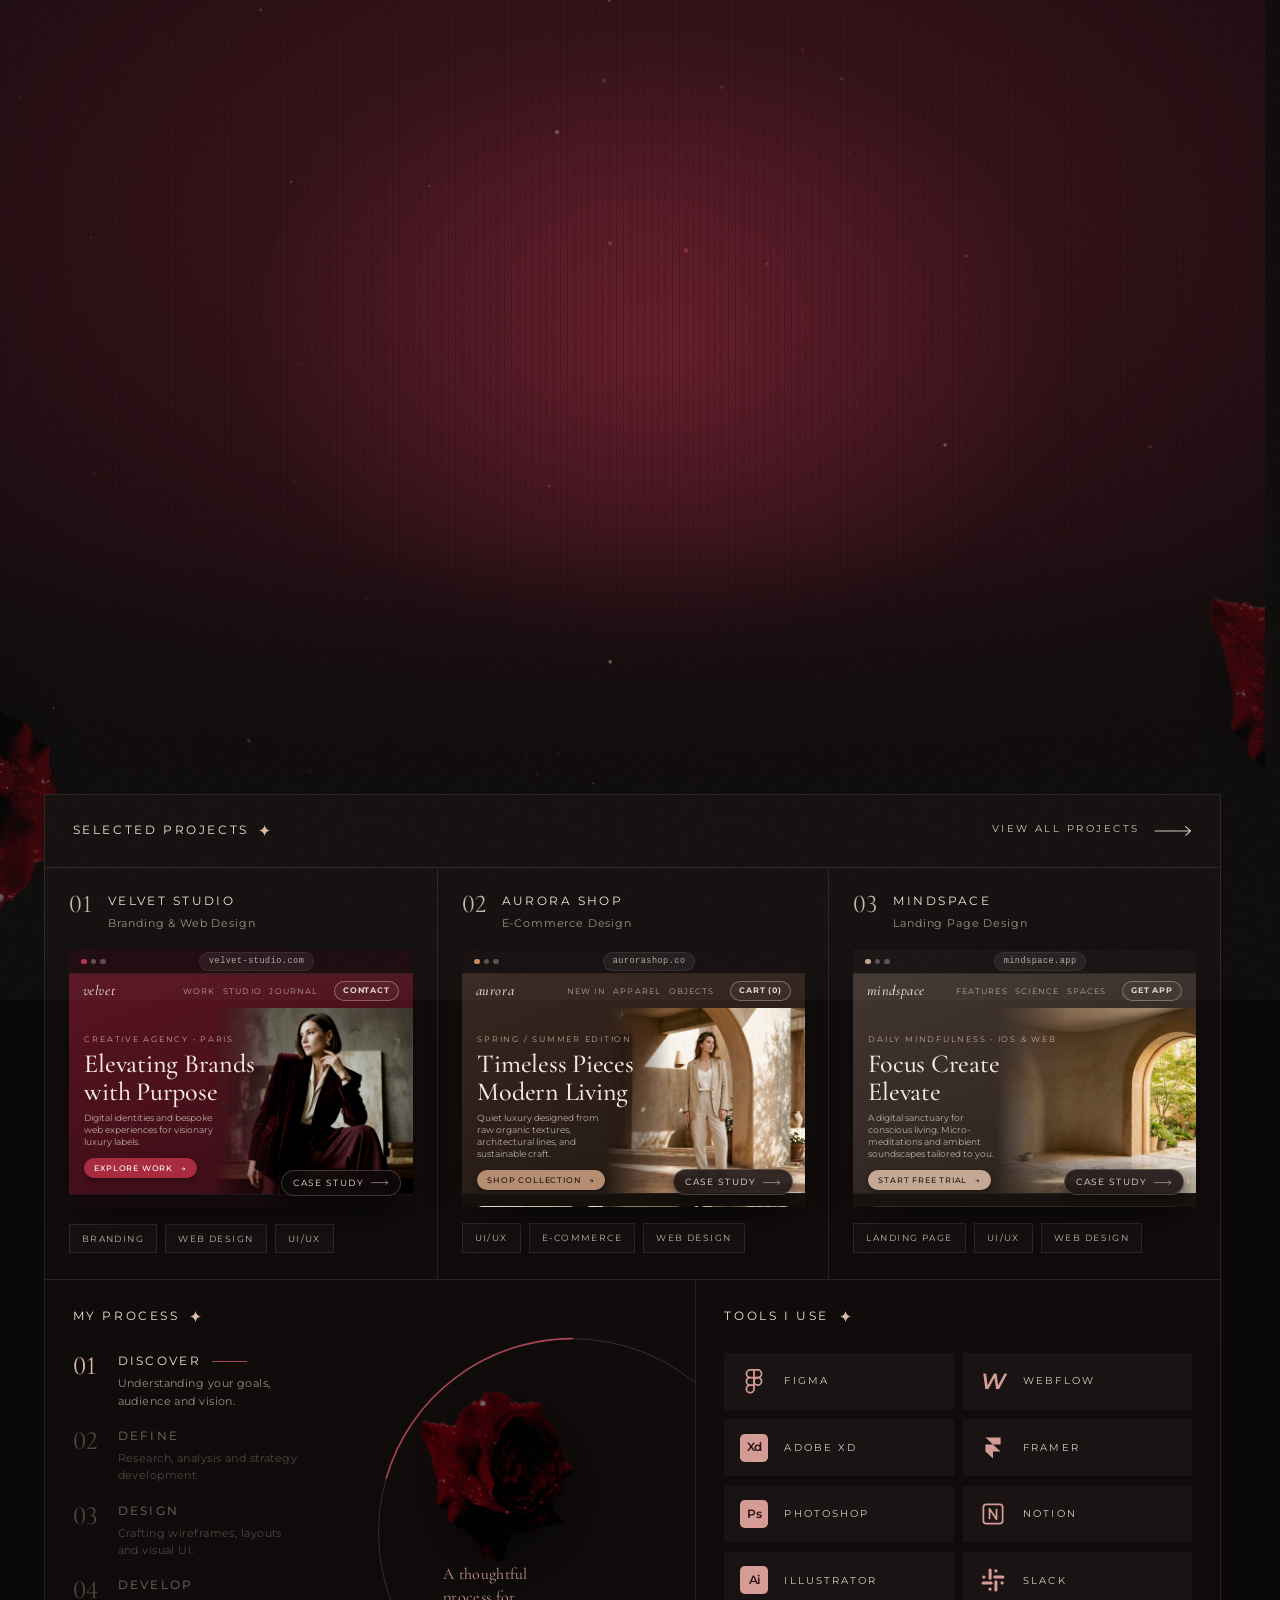
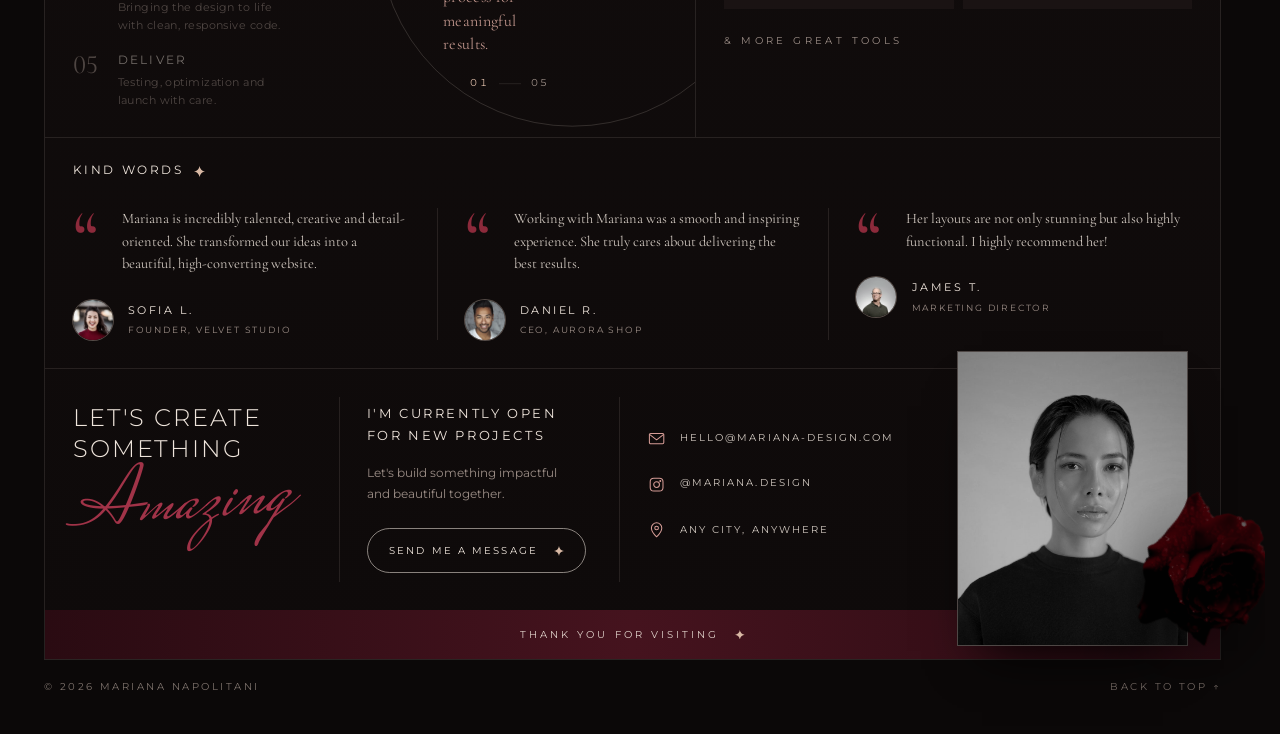
<file: portfolio/index.html>
<!DOCTYPE html>
<html lang="en">
<head>
  <meta charset="UTF-8">
  <meta name="viewport" content="width=device-width, initial-scale=1">
  <title>Mariana Napolitani — UI/UX &amp; Web Designer</title>
  <meta name="description" content="Portfolio of Mariana Napolitani, a UI/UX and web designer crafting elegant, functional and user-centered digital experiences.">
  <meta name="theme-color" content="#0b0808">
  <link rel="icon" href="data:image/svg+xml,%3Csvg xmlns='http://www.w3.org/2000/svg' viewBox='0 0 32 32'%3E%3Crect width='32' height='32' rx='7' fill='%23541624'/%3E%3Cpath fill='%23d9b9a5' d='M16 5c.6 5.900 5.100 10.400 11 11-5.900.6-10.400 5.100-11 11-.6-5.900-5.100-10.400-11-11 5.900-.6 10.400-5.100 11-11z'/%3E%3C/svg%3E">

  <!-- Motion states only apply when JavaScript is running -->
  <script>document.documentElement.classList.add('js');</script>

  <link rel="preconnect" href="https://fonts.googleapis.com">
  <link rel="preconnect" href="https://fonts.gstatic.com" crossorigin>
  <link rel="stylesheet" href="https://fonts.googleapis.com/css2?family=Imbue:opsz,wght@10..100,100..900&family=Cormorant+Garamond:ital,wght@0,400;0,500;1,400;1,500&family=Montserrat:wght@300;400;500;600&family=Mrs+Saint+Delafield&display=swap">
  <link rel="preload" as="image" href="assets/hero-cut.webp" type="image/webp">

  <!-- Tailwind utilities (built ahead of time from tailwind.config.js), then the custom layer -->
  <link rel="stylesheet" href="tailwind.css">
  <link rel="stylesheet" href="styles.css">
</head>

<body class="bg-ink font-sans text-cream antialiased">

  <!-- Icon sprite -->
  <svg width="0" height="0" class="absolute" aria-hidden="true" focusable="false">
    <symbol id="i-spark" viewBox="0 0 24 24"><path fill="currentColor" d="M12 0c.7 6.4 5.6 11.3 12 12-6.4.7-11.3 5.6-12 12-.7-6.4-5.6-11.3-12-12C6.4 11.3 11.3 6.4 12 0z"/></symbol>
    <symbol id="i-arrow" viewBox="0 0 40 12"><path fill="none" stroke="currentColor" stroke-width="1.1" stroke-linecap="round" stroke-linejoin="round" d="M1 6h37M33 1.5 38 6l-5 4.5"/></symbol>
    <symbol id="i-globe" viewBox="0 0 24 24"><g fill="none" stroke="currentColor" stroke-width="1.2"><circle cx="12" cy="12" r="9"/><path d="M3 12h18M12 3c3.2 2.6 3.2 15.400 0 18M12 3c-3.200 2.600-3.200 15.400 0 18M4.600 7.500h14.800M4.600 16.500h14.800"/></g></symbol>
    <symbol id="i-mail" viewBox="0 0 24 24"><g fill="none" stroke="currentColor" stroke-width="1.3" stroke-linecap="round" stroke-linejoin="round"><rect x="3" y="5.500" width="18" height="13" rx="1.500"/><path d="m3.500 7 8.500 6.500L20.500 7"/></g></symbol>
    <symbol id="i-insta" viewBox="0 0 24 24"><g fill="none" stroke="currentColor" stroke-width="1.3"><rect x="4" y="4" width="16" height="16" rx="4.500"/><circle cx="12" cy="12" r="3.600"/><circle cx="16.600" cy="7.400" r=".6" fill="currentColor"/></g></symbol>
    <symbol id="i-pin" viewBox="0 0 24 24"><g fill="none" stroke="currentColor" stroke-width="1.3" stroke-linejoin="round"><path d="M12 21s-6.500-6-6.500-11a6.500 6.500 0 0 1 13 0c0 5-6.500 11-6.500 11z"/><circle cx="12" cy="10" r="2.300"/></g></symbol>
    <symbol id="i-close" viewBox="0 0 24 24"><path fill="none" stroke="currentColor" stroke-width="1.2" stroke-linecap="round" d="M5 5l14 14M19 5 5 19"/></symbol>
  </svg>

  <!-- Preloader -->
  <div id="loader" class="loader" aria-hidden="true">
    <div class="loader-in">
      <p class="loader-sign">Mariana Napolitani</p>
      <div class="loader-row">
        <span>Portfolio</span>
        <span class="loader-count"><span id="loaderCount">0</span>%</span>
      </div>
      <div class="loader-bar"><i id="loaderBar"></i></div>
    </div>
  </div>

  <!-- Global chrome -->
  <div class="grain" aria-hidden="true"></div>
  <div class="progress" aria-hidden="true"><i id="progress"></i></div>
  <div class="cursor" aria-hidden="true">
    <div class="cursor-ring" id="cursorRing"><span id="cursorLabel"></span></div>
    <div class="cursor-dot" id="cursorDot"></div>
  </div>
  <div id="toast" class="toast" role="status" aria-live="polite"></div>

  <!-- Floating section nav (appears once you leave the hero) -->
  <nav id="dock" class="dock" aria-label="Sections">
    <a href="#top" class="dock-brand" data-cursor="link" aria-label="Back to top">MN</a>
    <div class="dock-links">
      <span class="dock-pill" id="dockPill" aria-hidden="true"></span>
      <a href="#work" data-nav data-cursor="link">Work</a>
      <a href="#process" data-nav data-cursor="link">Process</a>
      <a href="#tools" data-nav data-cursor="link">Tools</a>
      <a href="#words" data-nav data-cursor="link">Words</a>
      <a href="#contact" data-nav data-cursor="link">Contact</a>
    </div>
  </nav>

  <div class="page relative overflow-x-clip">

    <!-- Florals in the page margins -->
    <img class="flower flower--right" src="assets/rose-cut.webp" alt="" width="800" height="1111" aria-hidden="true" data-speed="-0.12" data-depth="18">
    <img class="flower flower--left" src="assets/rose-cut.webp" alt="" width="800" height="1111" aria-hidden="true" data-speed="-0.2" data-depth="-14">

    <!-- ===================== HERO ===================== -->
    <header id="top" class="hero">
      <div class="hero-bg" aria-hidden="true"></div>
      <canvas id="dust" class="hero-dust" aria-hidden="true"></canvas>

      <div class="wrap relative">
        <div class="relative z-[3] flex items-center justify-between pt-6 text-[9.5px] uppercase tracking-[.26em] text-cream/75 md:pt-8 md:text-[11px]">
          <span data-intro style="--d:1.05s">UI/UX &amp; Web Designer</span>
          <span data-intro style="--d:1.15s">Creative Portfolio</span>
        </div>

        <h1 id="heroTitle" class="hero-title" aria-label="Portfolio">
          <span class="hero-title-in" aria-hidden="true">
            <span class="ch" style="--i:0"><i>P</i></span><span class="ch" style="--i:1"><i>O</i></span><span class="ch" style="--i:2"><i>R</i></span><span class="ch" style="--i:3"><i>T</i></span><span class="ch" style="--i:4"><i>F</i></span><span class="ch" style="--i:5"><i>O</i></span><span class="ch" style="--i:6"><i>L</i></span><span class="ch" style="--i:7"><i>I</i></span><span class="ch" style="--i:8"><i>O</i></span>
          </span>
        </h1>

        <div class="hero-figure">
          <div class="hero-figure-scroll" id="heroFigure">
            <div class="hero-figure-in" data-depth="-16">
              <img src="assets/hero-cut.webp" alt="Portrait of the designer in a black sheer top" width="1200" height="1800" fetchpriority="high" decoding="async">
            </div>
          </div>
        </div>

        <div class="hero-row">
          <div class="hero-left">
            <p class="hero-tagline">
              <span class="line"><span style="--i:0">I design digital</span></span>
              <span class="line"><span style="--i:1">experiences that</span></span>
              <span class="line"><span style="--i:2">inspire &amp; connect</span></span>
            </p>
            <div class="mt-6 md:mt-7" data-intro style="--d:1.45s">
              <a href="#contact" class="pill" data-magnetic="0.25" data-cursor="link">
                <span>Available for projects</span>
                <svg class="spark" aria-hidden="true"><use href="#i-spark"/></svg>
              </a>
            </div>
            <p class="hero-sign">Mariana Napolitani</p>
          </div>

          <div class="hero-right">
            <p class="hero-bio" data-intro style="--d:1.35s">I'm a UI/UX and Web Designer crafting elegant, functional and user-centered digital experiences.</p>
            <div class="hero-based" data-intro style="--d:1.55s">
              <span>Based in any city<br>Working worldwide</span>
              <span class="hero-globe"><svg aria-hidden="true"><use href="#i-globe"/></svg></span>
            </div>
          </div>
        </div>
      </div>
    </header>

    <!-- ===================== FRAME ===================== -->
    <main class="wrap relative z-10 pb-10">
      <div class="frame">

        <!-- Selected projects -->
        <section id="work" aria-labelledby="work-title">
          <div class="flex items-center justify-between border-b border-line px-5 py-4 md:px-7 md:py-5" data-reveal>
            <h2 id="work-title" class="eyebrow whitespace-nowrap">Selected projects <svg class="spark" aria-hidden="true"><use href="#i-spark"/></svg></h2>
            <button type="button" class="arrow-link whitespace-nowrap" id="viewAll" data-cursor="link" aria-label="View all projects">
              <span>View all<span class="hidden sm:inline"> projects</span></span>
              <svg aria-hidden="true"><use href="#i-arrow"/></svg>
            </button>
          </div>

          <div class="grid md:grid-cols-3">
            <article class="project" data-reveal style="--d:.05s"
              data-title="Velvet Studio" data-cat="Branding &amp; Web Design" data-year="2025" data-role="Brand identity, UI/UX, Webflow build"
              data-desc="A full rebrand and website for a boutique creative studio. A confident burgundy identity, editorial typography and a flexible component system that lets the team publish new case studies in minutes.">
              <header class="project-head">
                <span class="project-num">01</span>
                <div>
                  <h3>Velvet Studio</h3>
                  <p>Branding &amp; Web Design</p>
                </div>
              </header>
              <button type="button" class="mock-btn tilt" data-open data-cursor="view" aria-label="Open the Velvet Studio case study">
                <div class="mock mock--velvet" aria-hidden="true">
                  <div class="mock-page">
                    <div class="m-browser">
                      <div class="m-dots"><i></i><i></i><i></i></div>
                      <div class="m-url">velvet-studio.com</div>
                    </div>
                    <div class="m-nav">
                      <em>velvet</em>
                      <span class="m-nav-link">Work</span>
                      <span class="m-nav-link">Studio</span>
                      <span class="m-nav-link">Journal</span>
                      <b>Contact</b>
                    </div>
                    <div class="m-hero">
                      <div class="m-copy">
                        <span class="m-tag">Creative Agency &bull; Paris</span>
                        <h4>Elevating Brands with Purpose</h4>
                        <p class="m-desc">Digital identities and bespoke web experiences for visionary luxury labels.</p>
                        <span class="m-cta">Explore Work <i>&rarr;</i></span>
                      </div>
                      <div class="m-photo" style="background-image:url(assets/velvet-hero.jpg)"></div>
                    </div>
                    <div class="m-band">
                      <div class="m-window">
                        <div class="m-window-bar"><i></i><i></i><i></i><span>Brand Identity Collateral</span></div>
                        <div class="m-window-body">
                          <div class="m-window-photo" style="background-image:url(assets/velvet-mockup.jpg)"></div>
                          <div class="m-window-text">
                            <h5>Identity System 2025</h5>
                            <p>Debossed luxury stationery, gold foil business cards, and modular brand guidelines.</p>
                            <span class="m-view-link">View Case Study &rarr;</span>
                          </div>
                        </div>
                      </div>
                    </div>
                    <div class="m-cards">
                      <div class="m-card" style="background-image:url(assets/velvet-hero.jpg)"><span>Editorial</span></div>
                      <div class="m-card" style="background-image:url(assets/velvet-mockup.jpg)"><span>Print &amp; Foil</span></div>
                      <div class="m-card" style="background-image:url(assets/rose.jpg)"><span>Art Direction</span></div>
                    </div>
                  </div>
                  <span class="mock-glare"></span>
                </div>
                <span class="mock-cue" aria-hidden="true"><span>Case Study</span><svg aria-hidden="true"><use href="#i-arrow"/></svg></span>
              </button>
              <ul class="tags"><li>Branding</li><li>Web Design</li><li>UI/UX</li></ul>
            </article>

            <article class="project" data-reveal style="--d:.15s"
              data-title="Aurora Shop" data-cat="E-Commerce Design" data-year="2025" data-role="UX research, UI design, Design system"
              data-desc="A calm, editorial storefront for a slow-fashion label. The product pages were rebuilt around large imagery and a three-step checkout, which lifted conversion and cut cart abandonment.">
              <header class="project-head">
                <span class="project-num">02</span>
                <div>
                  <h3>Aurora Shop</h3>
                  <p>E-Commerce Design</p>
                </div>
              </header>
              <button type="button" class="mock-btn tilt" data-open data-cursor="view" aria-label="Open the Aurora Shop case study">
                <div class="mock mock--aurora" aria-hidden="true">
                  <div class="mock-page">
                    <div class="m-browser">
                      <div class="m-dots"><i></i><i></i><i></i></div>
                      <div class="m-url">aurorashop.co</div>
                    </div>
                    <div class="m-nav">
                      <em>aurora</em>
                      <span class="m-nav-link">New In</span>
                      <span class="m-nav-link">Apparel</span>
                      <span class="m-nav-link">Objects</span>
                      <b>Cart (0)</b>
                    </div>
                    <div class="m-hero">
                      <div class="m-copy">
                        <span class="m-tag">Spring / Summer Edition</span>
                        <h4>Timeless Pieces Modern Living</h4>
                        <p class="m-desc">Quiet luxury designed from raw organic textures, architectural lines, and sustainable craft.</p>
                        <span class="m-cta">Shop Collection <i>&rarr;</i></span>
                      </div>
                      <div class="m-photo" style="background-image:url(assets/aurora-hero.jpg)"></div>
                    </div>
                    <div class="m-products">
                      <div class="m-prod">
                        <div class="m-prod-img" style="background-image:url(assets/aurora-prod-1.jpg)"></div>
                        <div class="m-prod-info"><h6>Linen Trench</h6><span>$380</span></div>
                      </div>
                      <div class="m-prod">
                        <div class="m-prod-img" style="background-image:url(assets/aurora-prod-2.jpg)"></div>
                        <div class="m-prod-info"><h6>Leather Tote</h6><span>$420</span></div>
                      </div>
                      <div class="m-prod">
                        <div class="m-prod-img" style="background-image:url(assets/aurora-prod-3.jpg)"></div>
                        <div class="m-prod-info"><h6>Ceramic Vessel</h6><span>$140</span></div>
                      </div>
                    </div>
                    <div class="m-cards">
                      <div class="m-card" style="background-image:url(assets/aurora-hero.jpg)"><span>Lookbook '25</span></div>
                      <div class="m-card" style="background-image:url(assets/aurora-prod-1.jpg)"><span>Linen Craft</span></div>
                      <div class="m-card" style="background-image:url(assets/aurora-prod-2.jpg)"><span>Leatherwork</span></div>
                    </div>
                  </div>
                  <span class="mock-glare"></span>
                </div>
                <span class="mock-cue" aria-hidden="true"><span>Case Study</span><svg aria-hidden="true"><use href="#i-arrow"/></svg></span>
              </button>
              <ul class="tags"><li>UI/UX</li><li>E-Commerce</li><li>Web Design</li></ul>
            </article>

            <article class="project" data-reveal style="--d:.25s"
              data-title="Mindspace" data-cat="Landing Page Design" data-year="2024" data-role="Art direction, Landing page, Framer build"
              data-desc="A launch page for a focus and meditation app. One clear promise, a quiet palette and a single arch motif that carries from the hero through to the sign-up form.">
              <header class="project-head">
                <span class="project-num">03</span>
                <div>
                  <h3>Mindspace</h3>
                  <p>Landing Page Design</p>
                </div>
              </header>
              <button type="button" class="mock-btn tilt" data-open data-cursor="view" aria-label="Open the Mindspace case study">
                <div class="mock mock--mind" aria-hidden="true">
                  <div class="mock-page">
                    <div class="m-browser">
                      <div class="m-dots"><i></i><i></i><i></i></div>
                      <div class="m-url">mindspace.app</div>
                    </div>
                    <div class="m-nav">
                      <em>mindspace</em>
                      <span class="m-nav-link">Features</span>
                      <span class="m-nav-link">Science</span>
                      <span class="m-nav-link">Spaces</span>
                      <b>Get App</b>
                    </div>
                    <div class="m-hero">
                      <div class="m-copy">
                        <span class="m-tag">Daily Mindfulness &bull; iOS &amp; Web</span>
                        <h4>Focus Create Elevate</h4>
                        <p class="m-desc">A digital sanctuary for conscious living. Micro-meditations and ambient soundscapes tailored to you.</p>
                        <span class="m-cta">Start Free Trial <i>&rarr;</i></span>
                      </div>
                      <div class="m-photo m-photo--mind" style="background-image:url(assets/mindspace-hero.jpg)"></div>
                    </div>
                    <div class="m-band m-band--mind">
                      <div class="m-app-showcase">
                        <div class="m-app-screen" style="background-image:url(assets/mindspace-mockup.jpg)"></div>
                        <div class="m-app-info">
                          <p class="m-serif">Experience Serenity</p>
                          <p class="m-sub">Over 500 guided sessions for clarity, breathwork, and restorative sleep.</p>
                          <div class="m-pills"><span>Clarity</span><span>Deep Sleep</span><span>Focus</span></div>
                        </div>
                      </div>
                    </div>
                    <div class="m-cards">
                      <div class="m-card" style="background-image:url(assets/mindspace-hero.jpg)"><span>Sanctuary</span></div>
                      <div class="m-card" style="background-image:url(assets/mindspace-mockup.jpg)"><span>App Design</span></div>
                      <div class="m-card" style="background-image:url(assets/mindspace-stones.jpg)"><span>Zen Flow</span></div>
                    </div>
                  </div>
                  <span class="mock-glare"></span>
                </div>
                <span class="mock-cue" aria-hidden="true"><span>Case Study</span><svg aria-hidden="true"><use href="#i-arrow"/></svg></span>
              </button>
              <ul class="tags"><li>Landing Page</li><li>UI/UX</li><li>Web Design</li></ul>
            </article>
          </div>
        </section>

        <!-- Process + Tools -->
        <div class="grid border-t border-line lg:grid-cols-[1.24fr_1fr]">

          <section id="process" class="process" aria-labelledby="process-title">
            <h2 id="process-title" class="eyebrow" data-reveal>My process <svg class="spark" aria-hidden="true"><use href="#i-spark"/></svg></h2>

            <ol class="steps" id="steps">
              <li class="step is-active" tabindex="0" data-reveal style="--d:.05s">
                <span class="step-num">01</span>
                <div><h3>Discover</h3><p>Understanding your goals, audience and vision.</p></div>
              </li>
              <li class="step" tabindex="0" data-reveal style="--d:.12s">
                <span class="step-num">02</span>
                <div><h3>Define</h3><p>Research, analysis and strategy development.</p></div>
              </li>
              <li class="step" tabindex="0" data-reveal style="--d:.19s">
                <span class="step-num">03</span>
                <div><h3>Design</h3><p>Crafting wireframes, layouts and visual UI.</p></div>
              </li>
              <li class="step" tabindex="0" data-reveal style="--d:.26s">
                <span class="step-num">04</span>
                <div><h3>Develop</h3><p>Bringing the design to life with clean, responsive code.</p></div>
              </li>
              <li class="step" tabindex="0" data-reveal style="--d:.33s">
                <span class="step-num">05</span>
                <div><h3>Deliver</h3><p>Testing, optimization and launch with care.</p></div>
              </li>
            </ol>

            <div class="orbit" data-reveal="orbit" aria-hidden="true">
              <svg class="orbit-ring" viewBox="0 0 400 400">
                <circle class="orbit-track" cx="200" cy="200" r="198.500"/>
                <circle class="orbit-arc" id="orbitArc" cx="200" cy="200" r="198.500" pathLength="100"/>
              </svg>
              <div class="orbit-rose"><img src="assets/rose-cut.webp" alt="" width="800" height="1111" loading="lazy" data-depth="12"></div>
              <p class="orbit-quote">A thoughtful<br>process for<br>meaningful<br>results.</p>
              <p class="orbit-count"><span id="stepNum">01</span><i></i>05</p>
            </div>
          </section>

          <section id="tools" class="border-t border-line p-5 md:p-7 lg:border-l lg:border-t-0" aria-labelledby="tools-title">
            <h2 id="tools-title" class="eyebrow" data-reveal>Tools I use <svg class="spark" aria-hidden="true"><use href="#i-spark"/></svg></h2>

            <ul class="tools" id="toolGrid">
              <li class="tool" data-reveal style="--d:.04s">
                <span class="tool-ico"><svg viewBox="0 0 24 24" aria-hidden="true"><g fill="none" stroke="currentColor" stroke-width="1.500"><path d="M12 2.500H8.750a3.250 3.250 0 0 0 0 6.500H12zM12 9H8.750a3.250 3.250 0 0 0 0 6.500H12zM12 15.500H8.750A3.250 3.250 0 1 0 12 18.750zM12 2.500h3.250a3.250 3.250 0 0 1 0 6.500H12z"/><circle cx="15.250" cy="12.250" r="3.250"/></g></svg></span>
                <span class="tool-name">Figma</span>
              </li>
              <li class="tool" data-reveal style="--d:.08s">
                <span class="tool-ico tool-ico--w">W</span>
                <span class="tool-name">Webflow</span>
              </li>
              <li class="tool" data-reveal style="--d:.12s">
                <span class="tool-ico tool-ico--box">Xd</span>
                <span class="tool-name">Adobe XD</span>
              </li>
              <li class="tool" data-reveal style="--d:.16s">
                <span class="tool-ico"><svg viewBox="0 0 24 24" aria-hidden="true"><path fill="currentColor" d="M5.500 3h13v6h-6.500zM5.500 9H12l6.500 6H12v6l-6.500-6z"/></svg></span>
                <span class="tool-name">Framer</span>
              </li>
              <li class="tool" data-reveal style="--d:.2s">
                <span class="tool-ico tool-ico--box">Ps</span>
                <span class="tool-name">Photoshop</span>
              </li>
              <li class="tool" data-reveal style="--d:.24s">
                <span class="tool-ico"><svg viewBox="0 0 24 24" aria-hidden="true"><g fill="none" stroke="currentColor" stroke-width="1.500" stroke-linejoin="round"><rect x="3.750" y="3.750" width="16.500" height="16.500" rx="2.500"/><path d="M9 16.500v-9l6 9v-9"/></g></svg></span>
                <span class="tool-name">Notion</span>
              </li>
              <li class="tool" data-reveal style="--d:.28s">
                <span class="tool-ico tool-ico--box">Ai</span>
                <span class="tool-name">Illustrator</span>
              </li>
              <li class="tool" data-reveal style="--d:.32s">
                <span class="tool-ico"><svg viewBox="0 0 24 24" aria-hidden="true"><g fill="none" stroke="currentColor" stroke-width="2.600" stroke-linecap="round"><path d="M9.500 3.500v7M3.500 14.500h7M14.500 20.500v-7M20.500 9.500h-7"/></g><g fill="currentColor"><circle cx="14.500" cy="4.200" r="1.400"/><circle cx="4.200" cy="9.500" r="1.400"/><circle cx="9.500" cy="19.800" r="1.400"/><circle cx="19.800" cy="14.500" r="1.400"/></g></svg></span>
                <span class="tool-name">Slack</span>
              </li>
            </ul>

            <p class="mt-6 text-[10px] uppercase tracking-[.34em] text-mute" data-reveal style="--d:.36s">&amp; more great tools</p>
          </section>
        </div>

        <!-- Kind words -->
        <section id="words" class="border-t border-line" aria-labelledby="words-title">
          <div class="px-5 pt-5 md:px-7 md:pt-6" data-reveal>
            <h2 id="words-title" class="eyebrow">Kind words <svg class="spark" aria-hidden="true"><use href="#i-spark"/></svg></h2>
          </div>

          <div class="grid md:grid-cols-3">
            <figure class="quote" data-reveal style="--d:.05s">
              <span class="quote-mark" aria-hidden="true">&ldquo;</span>
              <blockquote>Mariana is incredibly talented, creative and detail-oriented. She transformed our ideas into a beautiful, high-converting website.</blockquote>
              <figcaption>
                <img src="assets/avatar-1.jpg" alt="" width="200" height="200" loading="lazy">
                <span><cite>Sofia L.</cite><small>Founder, Velvet Studio</small></span>
              </figcaption>
            </figure>

            <figure class="quote" data-reveal style="--d:.15s">
              <span class="quote-mark" aria-hidden="true">&ldquo;</span>
              <blockquote>Working with Mariana was a smooth and inspiring experience. She truly cares about delivering the best results.</blockquote>
              <figcaption>
                <img src="assets/avatar-2.jpg" alt="" width="200" height="200" loading="lazy">
                <span><cite>Daniel R.</cite><small>CEO, Aurora Shop</small></span>
              </figcaption>
            </figure>

            <figure class="quote" data-reveal style="--d:.25s">
              <span class="quote-mark" aria-hidden="true">&ldquo;</span>
              <blockquote>Her layouts are not only stunning but also highly functional. I highly recommend her!</blockquote>
              <figcaption>
                <img src="assets/avatar-3.jpg" alt="" width="200" height="200" loading="lazy">
                <span><cite>James T.</cite><small>Marketing Director</small></span>
              </figcaption>
            </figure>
          </div>
        </section>

        <!-- Contact -->
        <section id="contact" class="contact" aria-labelledby="contact-title">
          <div class="contact-grid">
            <div class="contact-cell">
              <h2 id="contact-title" class="cta-title" data-reveal="lines">
                <span class="line"><span style="--i:0">Let's create</span></span>
                <span class="line"><span style="--i:1">something</span></span>
              </h2>
              <p class="cta-script" data-reveal="write"><span>Amazing</span></p>
            </div>

            <div class="contact-cell contact-cell--line" data-reveal style="--d:.1s">
              <h3 class="text-[12px] uppercase leading-[1.7] tracking-[.2em] md:text-[13px]">I'm currently open<br>for new projects</h3>
              <p class="mt-4 max-w-[24ch] text-[12px] leading-[1.75] text-mute">Let's build something impactful and beautiful together.</p>
              <div class="mt-6">
                <a href="mailto:hello@mariana-design.com?subject=New%20project%20enquiry" class="pill" data-magnetic="0.25" data-cursor="link">
                  <span>Send me a message</span>
                  <svg class="spark" aria-hidden="true"><use href="#i-spark"/></svg>
                </a>
              </div>
            </div>

            <ul class="contact-cell contact-cell--line contact-list" data-reveal style="--d:.2s">
              <li>
                <button type="button" id="copyMail" data-copy="hello@mariana-design.com" data-cursor="link" aria-label="Copy email address hello@mariana-design.com">
                  <svg aria-hidden="true"><use href="#i-mail"/></svg><span>hello@mariana-design.com</span>
                </button>
              </li>
              <li>
                <a href="https://www.instagram.com/" target="_blank" rel="noopener" data-cursor="link">
                  <svg aria-hidden="true"><use href="#i-insta"/></svg><span>@mariana.design</span>
                </a>
              </li>
              <li>
                <span class="contact-static"><svg aria-hidden="true"><use href="#i-pin"/></svg><span>Any city, anywhere</span></span>
              </li>
            </ul>

            <div class="contact-cell contact-photo-col" aria-hidden="true"></div>
          </div>

          <div class="thanks">
            <span>Thank you for visiting</span>
            <svg class="spark" aria-hidden="true"><use href="#i-spark"/></svg>
          </div>

          <figure class="contact-photo" data-reveal="clip">
            <img src="assets/portrait.jpg" alt="Black and white portrait of the designer" width="800" height="1000" loading="lazy">
          </figure>
          <img class="flower flower--footer" src="assets/rose-cut.webp" alt="" width="800" height="1111" loading="lazy" aria-hidden="true" data-speed="0.1">
        </section>
      </div>

      <div class="mt-5 flex items-center justify-between text-[9.5px] uppercase tracking-[.26em] text-mute/80">
        <span>&copy; <span id="year">2026</span> Mariana Napolitani</span>
        <a href="#top" class="transition-colors duration-300 hover:text-cream" data-cursor="link">Back to top &uarr;</a>
      </div>
    </main>
  </div>

  <!-- Case study overlay -->
  <div id="case" class="case" role="dialog" aria-modal="true" aria-labelledby="caseTitle" hidden>
    <div class="case-backdrop" data-close></div>
    <div class="case-panel">
      <button type="button" class="case-close" data-close data-cursor="link" aria-label="Close case study">
        <svg aria-hidden="true"><use href="#i-close"/></svg>
      </button>
      <div class="case-stage" id="caseStage"></div>
      <div class="case-info">
        <p class="case-count"><span id="caseNum">01</span><i></i><span id="caseTotal">03</span></p>
        <h3 id="caseTitle" class="case-title"></h3>
        <p id="caseCat" class="case-cat"></p>
        <p id="caseDesc" class="case-desc"></p>
        <dl class="case-meta">
          <div><dt>Role</dt><dd id="caseRole"></dd></div>
          <div><dt>Year</dt><dd id="caseYear"></dd></div>
        </dl>
        <ul class="tags" id="caseTags"></ul>
        <div class="case-nav">
          <button type="button" id="casePrev" class="arrow-link arrow-link--back" data-cursor="link"><svg aria-hidden="true"><use href="#i-arrow"/></svg><span>Previous</span></button>
          <button type="button" id="caseNext" class="arrow-link" data-cursor="link"><span>Next project</span><svg aria-hidden="true"><use href="#i-arrow"/></svg></button>
        </div>
      </div>
    </div>
  </div>

  <script src="vendor/lenis.min.js"></script>
  <script src="script.js"></script>
</body>
</html>
</file>
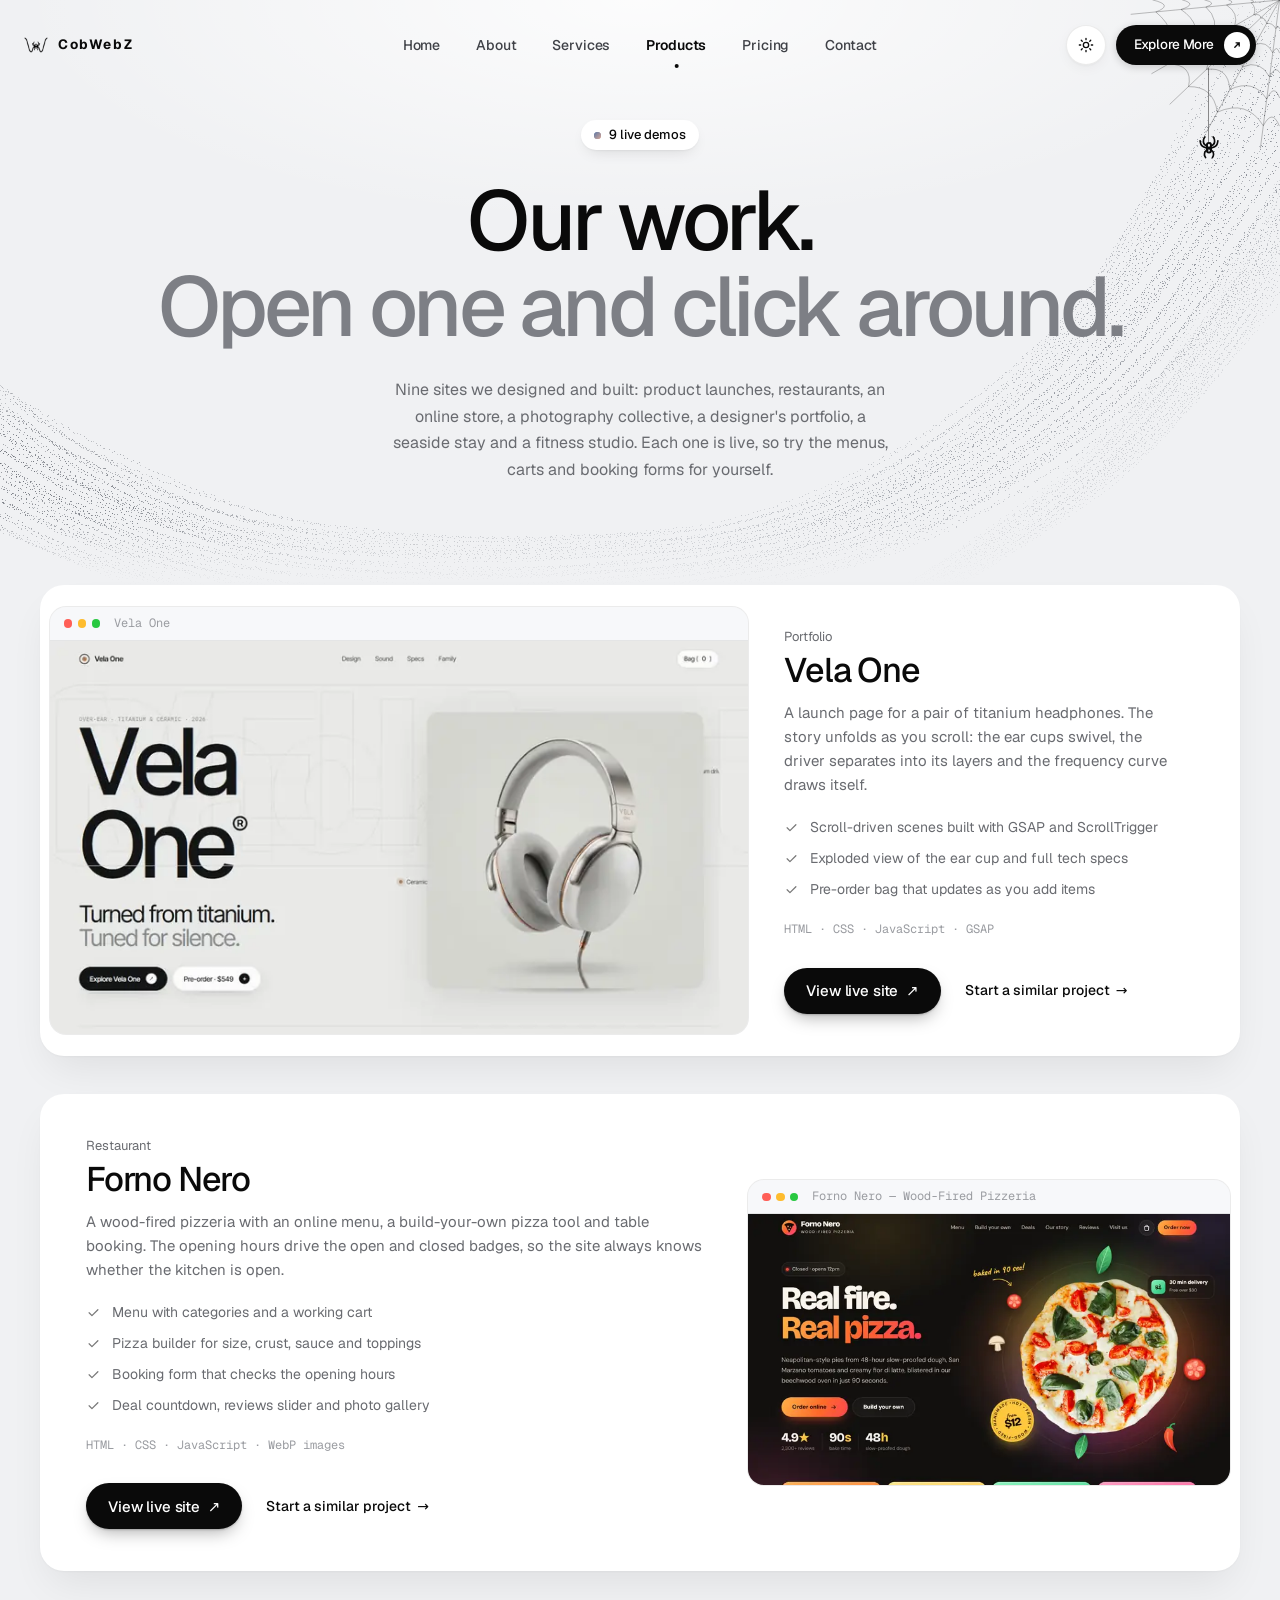
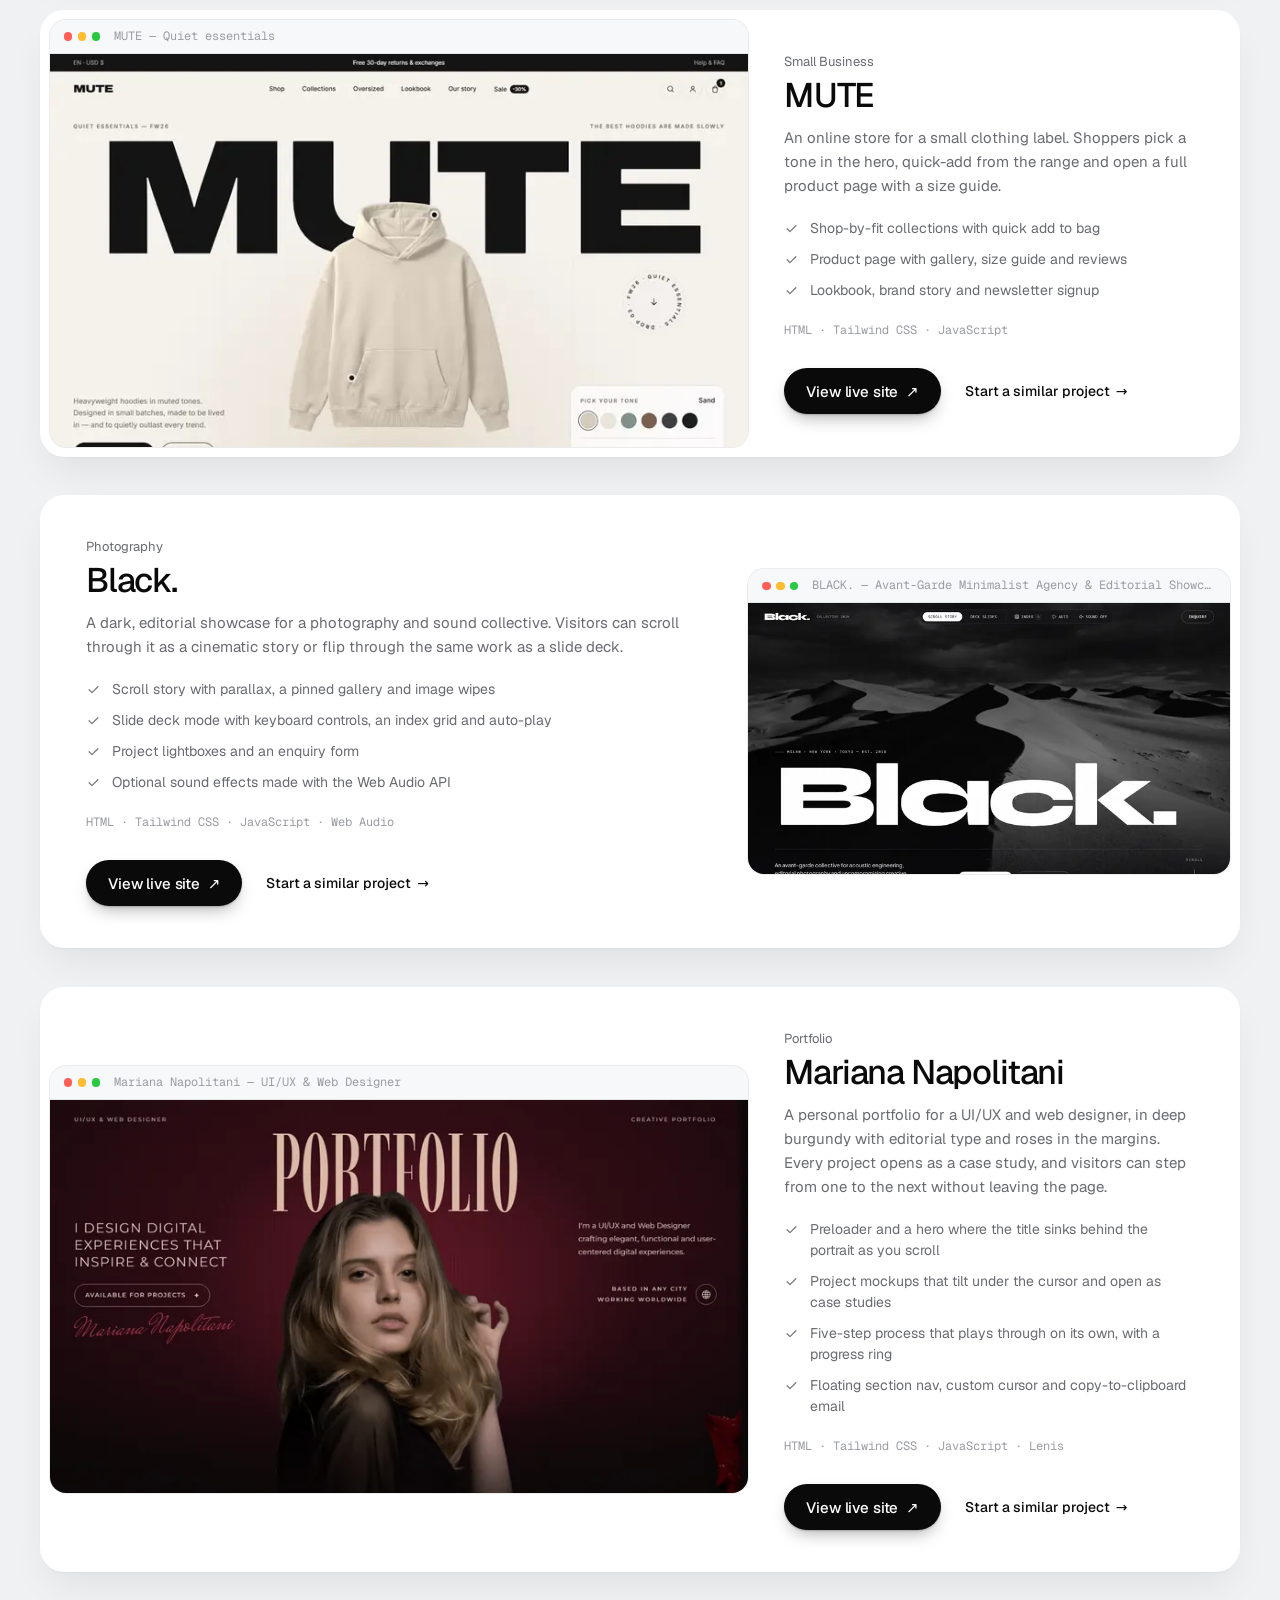
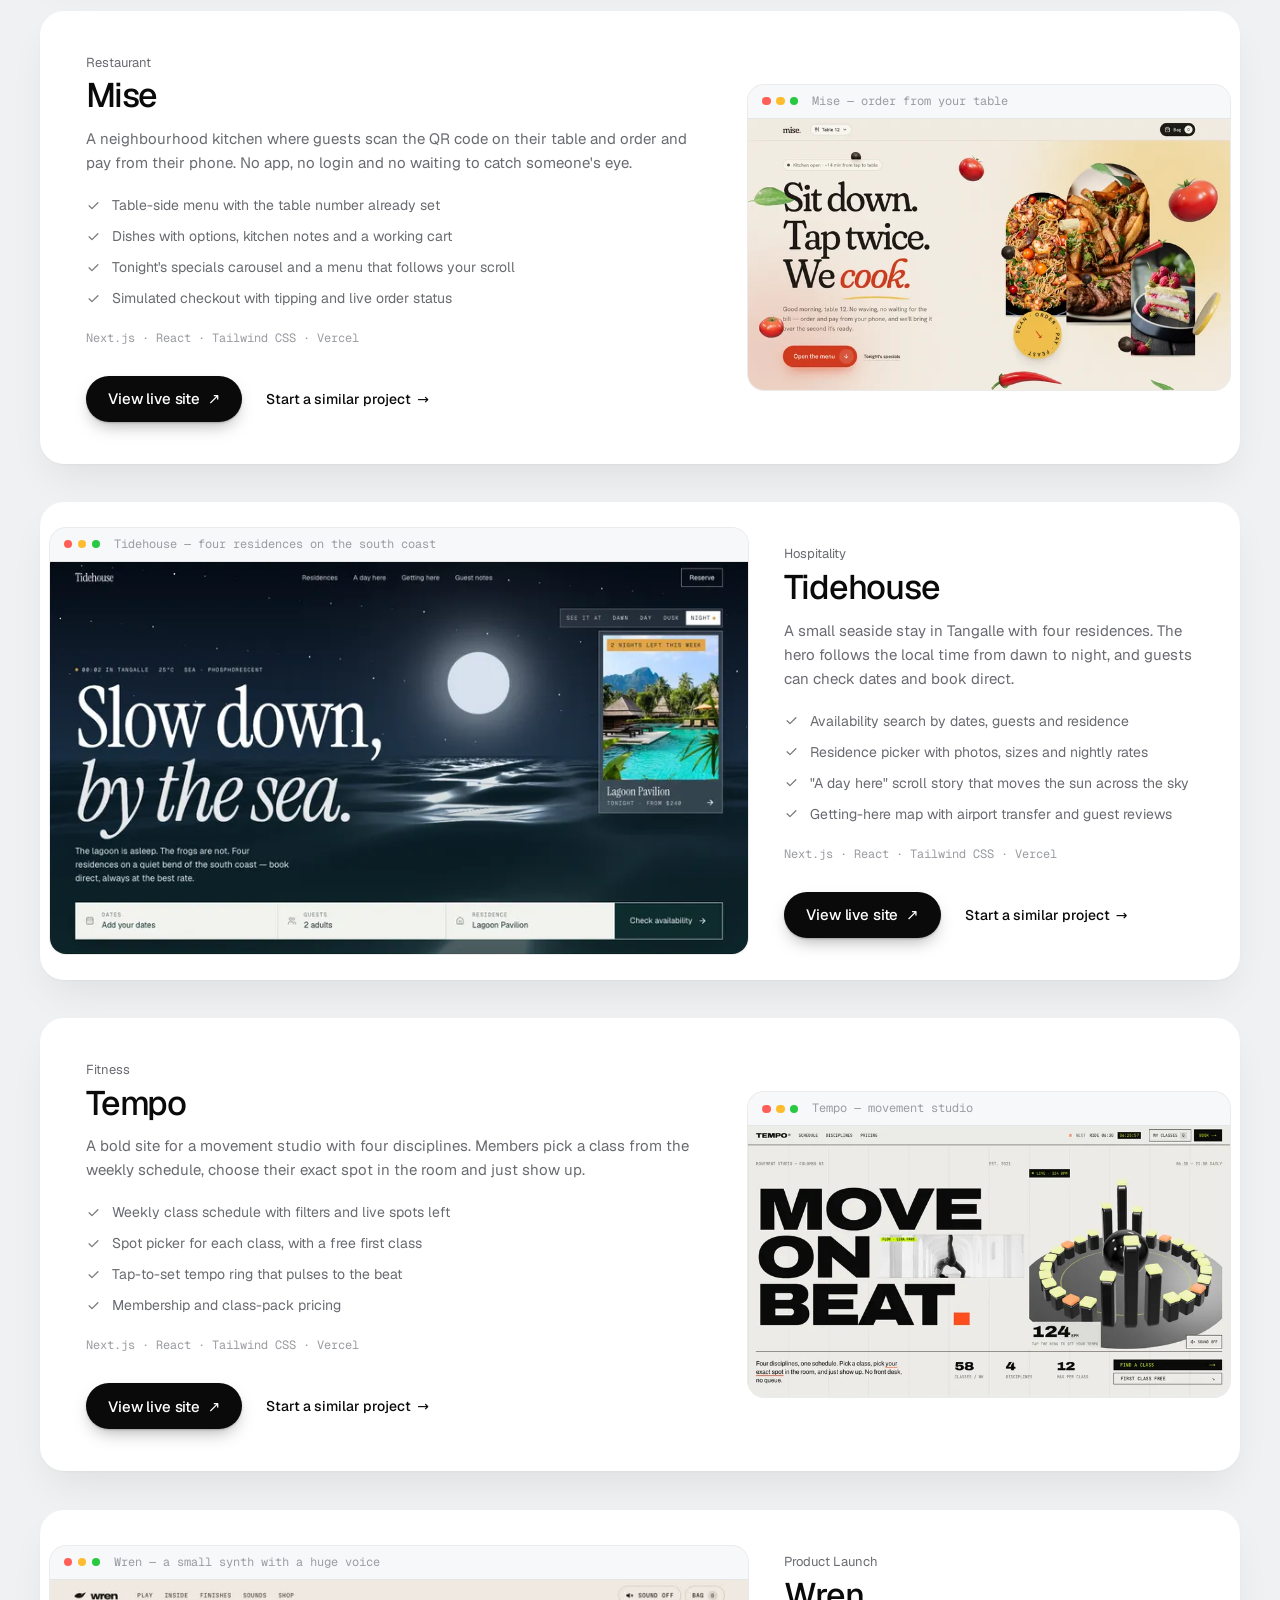
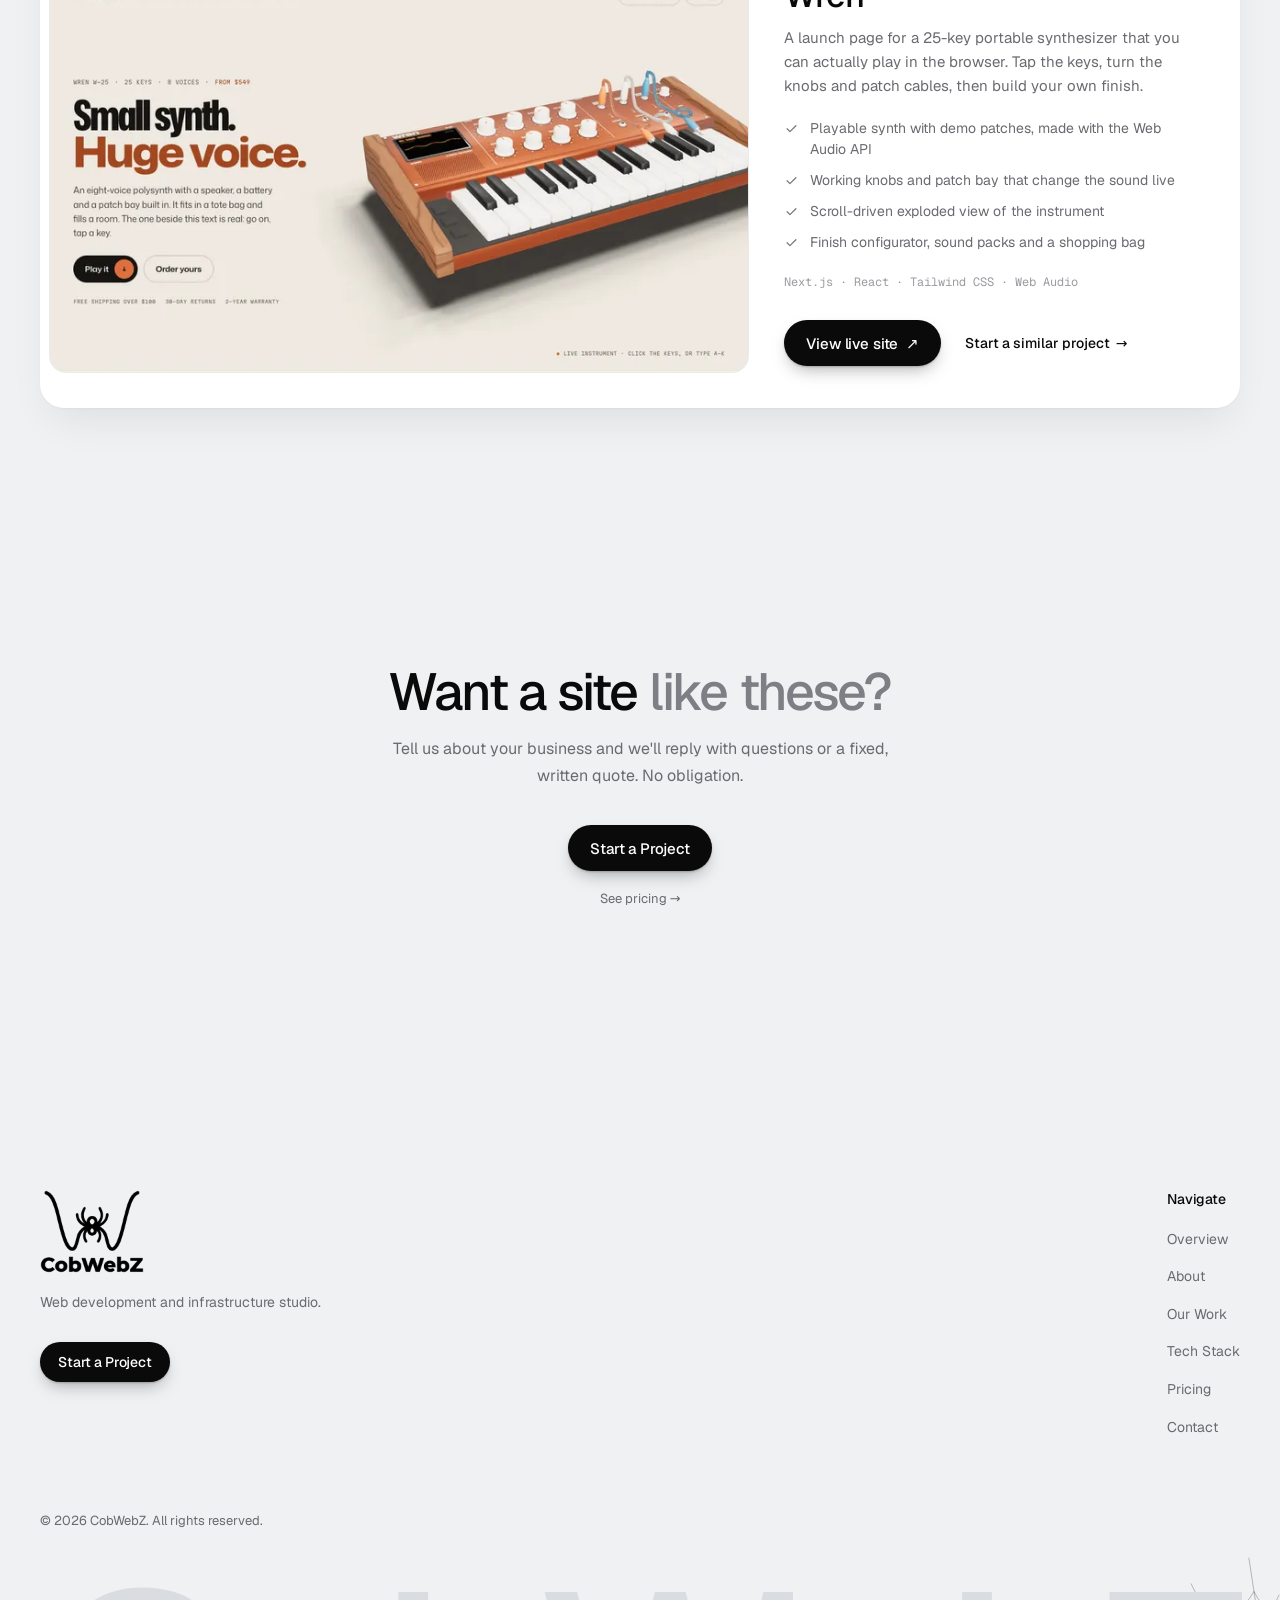
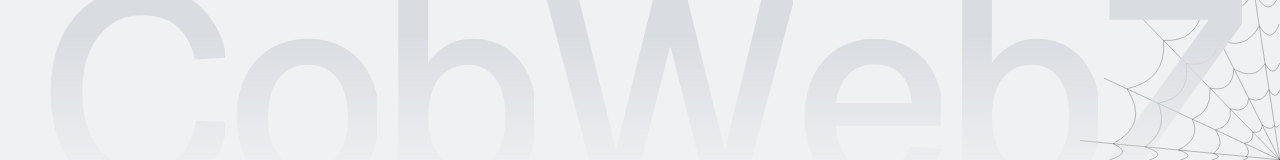
<file: work.html>
<!doctype html>
<html lang="en">
<head>
  <meta charset="utf-8">
  <!-- Only this site's own files may load. The inline theme script below is allowed by its
       sha256 hash: if you change it, Chrome's console prints the new hash to paste here. -->
  <meta http-equiv="Content-Security-Policy" content="default-src 'self'; script-src 'self' 'sha256-xTpUMg0MuPhQ5EP+in6S98erupmmXU1YGA784+uUY90='; style-src 'self' 'unsafe-inline'; img-src 'self' data:; font-src 'self'; connect-src 'self'; form-action 'self'; base-uri 'self'; object-src 'none'">
  <meta name="referrer" content="strict-origin-when-cross-origin">
  <meta name="viewport" content="width=device-width, initial-scale=1">
  <title>Our Work — CobWebZ</title>
  <meta name="description" content="Live demo sites built by CobWebZ: product launches, restaurants, an online clothing store, a photography collective, a designer's portfolio, a seaside stay and a fitness studio. Open each one and click around.">
  <meta name="theme-color" content="#f0f1f3">
  <meta property="og:type" content="website">
  <meta property="og:site_name" content="CobWebZ">
  <meta property="og:title" content="Our Work — CobWebZ">
  <meta property="og:description" content="Live demo sites built by CobWebZ: product launches, restaurants, an online store, a photography collective, a designer's portfolio, a seaside stay and a fitness studio.">
  <link rel="icon" type="image/png" href="assets/favicon.png">
  <link rel="apple-touch-icon" href="assets/apple-touch-icon.png">
  <!-- Sets the theme before the first paint, so dark-mode visitors never see the light page
       flash. Keep it on one line: its hash in the Content-Security-Policy above must match. -->
  <script>document.documentElement.classList.add('js');try{if(localStorage.getItem('theme')==='dark'){document.documentElement.dataset.theme='dark';document.querySelector('meta[name="theme-color"]').content='#0c0d10'}}catch(e){}</script>

  <link rel="preload" href="fonts/geist-latin.woff2" as="font" type="font/woff2" crossorigin>
  <link rel="stylesheet" href="variables.css">
  <link rel="stylesheet" href="style.css">
</head>
<body>
  <a href="#main" class="skip-link">Skip to content</a>

  <!-- ============ HEADER / NAVIGATION ============ -->
  <header class="site-header" data-header>
    <div class="site-header__inner">
      <a href="index.html#overview" class="site-header__brand" aria-label="CobWebZ — home">
        <img src="assets/logo-mark.png" alt="" class="site-header__brand-logo" width="24" height="24">
        <span class="site-header__brand-name">CobWebZ</span>
      </a>

      <nav class="site-nav" aria-label="Main navigation">
        <ul class="site-nav__list">
          <li><a href="index.html#overview" class="site-nav__link">Home</a></li>
          <li><a href="index.html#about" class="site-nav__link">About</a></li>
          <li><a href="index.html#services" class="site-nav__link">Services</a></li>
          <li><a href="work.html" class="site-nav__link is-active" aria-current="page">Products</a></li>
          <li><a href="index.html#pricing" class="site-nav__link">Pricing</a></li>
          <li><a href="index.html#contact" class="site-nav__link">Contact</a></li>
        </ul>
      </nav>

      <div class="site-header__actions">
        <!-- Menu button: always on narrow screens; on wide ones it folds in once the page scrolls -->
        <div class="menu">
          <button type="button" class="site-header__icon-btn menu-btn-circle" aria-expanded="false" aria-controls="site-menu" aria-label="Toggle navigation menu" data-menu-toggle>
            <span class="hamburger-icon" aria-hidden="true">
              <span></span>
              <span></span>
              <span></span>
            </span>
          </button>
          <nav class="menu__panel" id="site-menu" aria-label="Primary" hidden data-menu>
            <ul>
              <li><a href="index.html#overview">Home</a></li>
              <li><a href="index.html#about">About</a></li>
              <li><a href="index.html#services">Services</a></li>
              <li><a href="work.html" class="is-active" aria-current="page">Products</a></li>
              <li><a href="index.html#pricing">Pricing</a></li>
              <li><a href="index.html#contact">Contact</a></li>
            </ul>
            <!-- On phones the header keeps only the menu button; these stand in for the two beside it -->
            <div class="menu__extras">
              <button type="button" class="menu__theme" role="switch" aria-checked="false" data-theme-toggle>
                <span>Dark mode</span>
                <span class="menu__switch" aria-hidden="true"></span>
              </button>
              <a href="work.html" class="menu__cta">
                <span>Explore More</span>
                <span class="site-header__cta-arrow" aria-hidden="true">
                  <svg viewBox="0 0 16 16" width="10" height="10" fill="none" stroke="currentColor" stroke-width="2.2" stroke-linecap="round" stroke-linejoin="round">
                    <path d="M4.5 11.5L11.5 4.5M11.5 4.5H6.5M11.5 4.5V9.5"/>
                  </svg>
                </span>
              </a>
            </div>
          </nav>
        </div>

        <button type="button" class="site-header__icon-btn theme-btn" aria-label="Toggle color theme" data-theme-toggle>
          <svg class="theme-icon-sun" viewBox="0 0 24 24" width="16" height="16" fill="none" stroke="currentColor" stroke-width="2" stroke-linecap="round" stroke-linejoin="round" aria-hidden="true">
            <circle cx="12" cy="12" r="4"></circle>
            <path d="M12 2v2M12 20v2M4.93 4.93l1.41 1.41M17.66 17.66l1.41 1.41M2 12h2M20 12h2M6.34 17.66l-1.41 1.41M19.07 4.93l-1.41 1.41"/>
          </svg>
          <svg class="theme-icon-moon" viewBox="0 0 24 24" width="16" height="16" fill="none" stroke="currentColor" stroke-width="2" stroke-linecap="round" stroke-linejoin="round" aria-hidden="true" hidden>
            <path d="M21 12.79A9 9 0 1 1 11.21 3 7 7 0 0 0 21 12.79z"/>
          </svg>
        </button>

        <a href="work.html" class="site-header__cta-btn" data-magnetic>
          <span>Explore More</span>
          <span class="site-header__cta-arrow" aria-hidden="true">
            <svg viewBox="0 0 16 16" width="10" height="10" fill="none" stroke="currentColor" stroke-width="2.2" stroke-linecap="round" stroke-linejoin="round">
              <path d="M4.5 11.5L11.5 4.5M11.5 4.5H6.5M11.5 4.5V9.5"/>
            </svg>
          </span>
        </a>
      </div>
    </div>
  </header>

  <main id="main">
    <!-- ============ PAGE HEADER ============ -->
    <section class="hero hero--page" aria-labelledby="page-title">
      <canvas class="particles" data-particles="hero" aria-hidden="true"></canvas>
      <!-- Corner cobweb, built by initCobwebs() in script.js -->
      <div class="cobweb cobweb--tr" data-cobweb="spider" data-reveal aria-hidden="true"></div>

      <div class="container-cube hero__inner">
        <p class="badge" data-hero-step><span class="badge__dot" aria-hidden="true"></span>9 live demos</p>
        <h1 id="page-title" class="hero__title" data-split-words>Our work. <span class="accent">Open one and click around.</span></h1>
        <p class="hero__lead" data-hero-step>Nine sites we designed and built: product launches, restaurants, an online store, a photography collective, a designer's portfolio, a seaside stay and a fitness studio. Each one is live, so try the menus, carts and booking forms for yourself.</p>
      </div>
    </section>

    <!-- ============ PROJECTS ============ -->
    <!-- To add a site: copy an <article>, point both links at its folder, and put a full-page screenshot
         760px wide in assets/work/ (name-scroll.webp). Set --frames on the image to its height ÷ 427.5
         (one 16:9 frame), which paces the hover scroll. "Start a similar project" opens the enquiry
         form on the homepage with that plan preselected. -->
    <section class="section showcase" aria-label="Projects">
      <div class="container-cube showcase__list">
        <article class="project reveal" aria-labelledby="project-vela">
          <a href="veloa%20one/Vela%20One.html" target="_blank" rel="noopener" class="project__media" tabindex="-1" aria-hidden="true" data-cursor="View">
            <span class="project__bar"><span class="win__dots"><i></i><i></i><i></i></span><span class="project__tab">Vela One</span></span>
            <span class="project__screen" data-preview><img class="project__scroll" src="assets/work/vela-one-scroll.webp" alt="" width="760" height="4497" loading="lazy" decoding="async" style="--frames: 10.52"></span>
          </a>
          <div class="project__body">
            <p class="project__label">Portfolio</p>
            <h2 id="project-vela" class="project__title">Vela One</h2>
            <p class="project__text">A launch page for a pair of titanium headphones. The story unfolds as you scroll: the ear cups swivel, the driver separates into its layers and the frequency curve draws itself.</p>
            <ul class="project__list">
              <li>Scroll-driven scenes built with GSAP and ScrollTrigger</li>
              <li>Exploded view of the ear cup and full tech specs</li>
              <li>Pre-order bag that updates as you add items</li>
            </ul>
            <p class="project__tags">HTML · CSS · JavaScript · GSAP</p>
            <div class="project__actions">
              <a href="veloa%20one/Vela%20One.html" target="_blank" rel="noopener" class="btn btn--primary btn--lg">View live site <span aria-hidden="true">↗</span><span class="sr-only"> (opens in a new tab)</span></a>
              <a href="index.html?package=Static%20Deployments#contact" class="link-arrow">Start a similar project <span aria-hidden="true">→</span></a>
            </div>
          </div>
        </article>

        <article class="project reveal" aria-labelledby="project-pizza">
          <a href="pizza/index.html" target="_blank" rel="noopener" class="project__media" tabindex="-1" aria-hidden="true" data-cursor="View">
            <span class="project__bar"><span class="win__dots"><i></i><i></i><i></i></span><span class="project__tab">Forno Nero — Wood-Fired Pizzeria</span></span>
            <span class="project__screen" data-preview><img class="project__scroll" src="assets/work/forno-nero-scroll.webp" alt="" width="760" height="5090" loading="lazy" decoding="async" style="--frames: 11.91"></span>
          </a>
          <div class="project__body">
            <p class="project__label">Restaurant</p>
            <h2 id="project-pizza" class="project__title">Forno Nero</h2>
            <p class="project__text">A wood-fired pizzeria with an online menu, a build-your-own pizza tool and table booking. The opening hours drive the open and closed badges, so the site always knows whether the kitchen is open.</p>
            <ul class="project__list">
              <li>Menu with categories and a working cart</li>
              <li>Pizza builder for size, crust, sauce and toppings</li>
              <li>Booking form that checks the opening hours</li>
              <li>Deal countdown, reviews slider and photo gallery</li>
            </ul>
            <p class="project__tags">HTML · CSS · JavaScript · WebP images</p>
            <div class="project__actions">
              <a href="pizza/index.html" target="_blank" rel="noopener" class="btn btn--primary btn--lg">View live site <span aria-hidden="true">↗</span><span class="sr-only"> (opens in a new tab)</span></a>
              <a href="index.html?package=Dynamic%20Applications#contact" class="link-arrow">Start a similar project <span aria-hidden="true">→</span></a>
            </div>
          </div>
        </article>

        <article class="project reveal" aria-labelledby="project-mute">
          <a href="hoodie/index.html" target="_blank" rel="noopener" class="project__media" tabindex="-1" aria-hidden="true" data-cursor="View">
            <span class="project__bar"><span class="win__dots"><i></i><i></i><i></i></span><span class="project__tab">MUTE — Quiet essentials</span></span>
            <span class="project__screen" data-preview><img class="project__scroll" src="assets/work/mute-scroll.webp" alt="" width="760" height="4696" loading="lazy" decoding="async" style="--frames: 10.98"></span>
          </a>
          <div class="project__body">
            <p class="project__label">Small Business</p>
            <h2 id="project-mute" class="project__title">MUTE</h2>
            <p class="project__text">An online store for a small clothing label. Shoppers pick a tone in the hero, quick-add from the range and open a full product page with a size guide.</p>
            <ul class="project__list">
              <li>Shop-by-fit collections with quick add to bag</li>
              <li>Product page with gallery, size guide and reviews</li>
              <li>Lookbook, brand story and newsletter signup</li>
            </ul>
            <p class="project__tags">HTML · Tailwind CSS · JavaScript</p>
            <div class="project__actions">
              <a href="hoodie/index.html" target="_blank" rel="noopener" class="btn btn--primary btn--lg">View live site <span aria-hidden="true">↗</span><span class="sr-only"> (opens in a new tab)</span></a>
              <a href="index.html?package=Static%20Deployments#contact" class="link-arrow">Start a similar project <span aria-hidden="true">→</span></a>
            </div>
          </div>
        </article>

        <article class="project reveal" aria-labelledby="project-black">
          <a href="photography/index.html" target="_blank" rel="noopener" class="project__media" tabindex="-1" aria-hidden="true" data-cursor="View">
            <span class="project__bar"><span class="win__dots"><i></i><i></i><i></i></span><span class="project__tab">BLACK. — Avant-Garde Minimalist Agency &amp; Editorial Showcase</span></span>
            <span class="project__screen" data-preview><img class="project__scroll" src="assets/work/black-scroll.webp" alt="" width="760" height="4502" loading="lazy" decoding="async" style="--frames: 10.53"></span>
          </a>
          <div class="project__body">
            <p class="project__label">Photography</p>
            <h2 id="project-black" class="project__title">Black.</h2>
            <p class="project__text">A dark, editorial showcase for a photography and sound collective. Visitors can scroll through it as a cinematic story or flip through the same work as a slide deck.</p>
            <ul class="project__list">
              <li>Scroll story with parallax, a pinned gallery and image wipes</li>
              <li>Slide deck mode with keyboard controls, an index grid and auto-play</li>
              <li>Project lightboxes and an enquiry form</li>
              <li>Optional sound effects made with the Web Audio API</li>
            </ul>
            <p class="project__tags">HTML · Tailwind CSS · JavaScript · Web Audio</p>
            <div class="project__actions">
              <a href="photography/index.html" target="_blank" rel="noopener" class="btn btn--primary btn--lg">View live site <span aria-hidden="true">↗</span><span class="sr-only"> (opens in a new tab)</span></a>
              <a href="index.html?package=Static%20Deployments#contact" class="link-arrow">Start a similar project <span aria-hidden="true">→</span></a>
            </div>
          </div>
        </article>

        <article class="project reveal" aria-labelledby="project-mariana">
          <a href="portfolio/index.html" target="_blank" rel="noopener" class="project__media" tabindex="-1" aria-hidden="true" data-cursor="View">
            <span class="project__bar"><span class="win__dots"><i></i><i></i><i></i></span><span class="project__tab">Mariana Napolitani — UI/UX &amp; Web Designer</span></span>
            <span class="project__screen" data-preview><img class="project__scroll" src="assets/work/portfolio-scroll.webp" alt="" width="760" height="1324" loading="lazy" decoding="async" style="--frames: 3.10"></span>
          </a>
          <div class="project__body">
            <p class="project__label">Portfolio</p>
            <h2 id="project-mariana" class="project__title">Mariana Napolitani</h2>
            <p class="project__text">A personal portfolio for a UI/UX and web designer, in deep burgundy with editorial type and roses in the margins. Every project opens as a case study, and visitors can step from one to the next without leaving the page.</p>
            <ul class="project__list">
              <li>Preloader and a hero where the title sinks behind the portrait as you scroll</li>
              <li>Project mockups that tilt under the cursor and open as case studies</li>
              <li>Five-step process that plays through on its own, with a progress ring</li>
              <li>Floating section nav, custom cursor and copy-to-clipboard email</li>
            </ul>
            <p class="project__tags">HTML · Tailwind CSS · JavaScript · Lenis</p>
            <div class="project__actions">
              <a href="portfolio/index.html" target="_blank" rel="noopener" class="btn btn--primary btn--lg">View live site <span aria-hidden="true">↗</span><span class="sr-only"> (opens in a new tab)</span></a>
              <a href="index.html?package=Static%20Deployments#contact" class="link-arrow">Start a similar project <span aria-hidden="true">→</span></a>
            </div>
          </div>
        </article>

        <!-- These four are hosted on their own Vercel deployments, so both links point off-site -->
        <article class="project reveal" aria-labelledby="project-mise">
          <a href="https://supercub-mise.vercel.app" target="_blank" rel="noopener" class="project__media" tabindex="-1" aria-hidden="true" data-cursor="View">
            <span class="project__bar"><span class="win__dots"><i></i><i></i><i></i></span><span class="project__tab">Mise — order from your table</span></span>
            <span class="project__screen" data-preview><img class="project__scroll" src="assets/work/mise-scroll.webp" alt="" width="760" height="3618" loading="lazy" decoding="async" style="--frames: 8.46"></span>
          </a>
          <div class="project__body">
            <p class="project__label">Restaurant</p>
            <h2 id="project-mise" class="project__title">Mise</h2>
            <p class="project__text">A neighbourhood kitchen where guests scan the QR code on their table and order and pay from their phone. No app, no login and no waiting to catch someone's eye.</p>
            <ul class="project__list">
              <li>Table-side menu with the table number already set</li>
              <li>Dishes with options, kitchen notes and a working cart</li>
              <li>Tonight's specials carousel and a menu that follows your scroll</li>
              <li>Simulated checkout with tipping and live order status</li>
            </ul>
            <p class="project__tags">Next.js · React · Tailwind CSS · Vercel</p>
            <div class="project__actions">
              <a href="https://supercub-mise.vercel.app" target="_blank" rel="noopener" class="btn btn--primary btn--lg">View live site <span aria-hidden="true">↗</span><span class="sr-only"> (opens in a new tab)</span></a>
              <a href="index.html?package=Dynamic%20Applications#contact" class="link-arrow">Start a similar project <span aria-hidden="true">→</span></a>
            </div>
          </div>
        </article>

        <article class="project reveal" aria-labelledby="project-tidehouse">
          <a href="https://supercub-tidehouse.vercel.app" target="_blank" rel="noopener" class="project__media" tabindex="-1" aria-hidden="true" data-cursor="View">
            <span class="project__bar"><span class="win__dots"><i></i><i></i><i></i></span><span class="project__tab">Tidehouse — four residences on the south coast</span></span>
            <span class="project__screen" data-preview><img class="project__scroll" src="assets/work/tidehouse-scroll.webp" alt="" width="760" height="3078" loading="lazy" decoding="async" style="--frames: 7.20"></span>
          </a>
          <div class="project__body">
            <p class="project__label">Hospitality</p>
            <h2 id="project-tidehouse" class="project__title">Tidehouse</h2>
            <p class="project__text">A small seaside stay in Tangalle with four residences. The hero follows the local time from dawn to night, and guests can check dates and book direct.</p>
            <ul class="project__list">
              <li>Availability search by dates, guests and residence</li>
              <li>Residence picker with photos, sizes and nightly rates</li>
              <li>"A day here" scroll story that moves the sun across the sky</li>
              <li>Getting-here map with airport transfer and guest reviews</li>
            </ul>
            <p class="project__tags">Next.js · React · Tailwind CSS · Vercel</p>
            <div class="project__actions">
              <a href="https://supercub-tidehouse.vercel.app" target="_blank" rel="noopener" class="btn btn--primary btn--lg">View live site <span aria-hidden="true">↗</span><span class="sr-only"> (opens in a new tab)</span></a>
              <a href="index.html?package=Dynamic%20Applications#contact" class="link-arrow">Start a similar project <span aria-hidden="true">→</span></a>
            </div>
          </div>
        </article>

        <article class="project reveal" aria-labelledby="project-tempo">
          <a href="https://supercub-tempo.vercel.app" target="_blank" rel="noopener" class="project__media" tabindex="-1" aria-hidden="true" data-cursor="View">
            <span class="project__bar"><span class="win__dots"><i></i><i></i><i></i></span><span class="project__tab">Tempo — movement studio</span></span>
            <span class="project__screen" data-preview><img class="project__scroll" src="assets/work/tempo-scroll.webp" alt="" width="760" height="2649" loading="lazy" decoding="async" style="--frames: 6.20"></span>
          </a>
          <div class="project__body">
            <p class="project__label">Fitness</p>
            <h2 id="project-tempo" class="project__title">Tempo</h2>
            <p class="project__text">A bold site for a movement studio with four disciplines. Members pick a class from the weekly schedule, choose their exact spot in the room and just show up.</p>
            <ul class="project__list">
              <li>Weekly class schedule with filters and live spots left</li>
              <li>Spot picker for each class, with a free first class</li>
              <li>Tap-to-set tempo ring that pulses to the beat</li>
              <li>Membership and class-pack pricing</li>
            </ul>
            <p class="project__tags">Next.js · React · Tailwind CSS · Vercel</p>
            <div class="project__actions">
              <a href="https://supercub-tempo.vercel.app" target="_blank" rel="noopener" class="btn btn--primary btn--lg">View live site <span aria-hidden="true">↗</span><span class="sr-only"> (opens in a new tab)</span></a>
              <a href="index.html?package=Dynamic%20Applications#contact" class="link-arrow">Start a similar project <span aria-hidden="true">→</span></a>
            </div>
          </div>
        </article>

        <article class="project reveal" aria-labelledby="project-wren">
          <a href="https://supercub-wren.vercel.app" target="_blank" rel="noopener" class="project__media" tabindex="-1" aria-hidden="true" data-cursor="View">
            <span class="project__bar"><span class="win__dots"><i></i><i></i><i></i></span><span class="project__tab">Wren — a small synth with a huge voice</span></span>
            <span class="project__screen" data-preview><img class="project__scroll" src="assets/work/wren-scroll.webp" alt="" width="760" height="4762" loading="lazy" decoding="async" style="--frames: 11.14"></span>
          </a>
          <div class="project__body">
            <p class="project__label">Product Launch</p>
            <h2 id="project-wren" class="project__title">Wren</h2>
            <p class="project__text">A launch page for a 25-key portable synthesizer that you can actually play in the browser. Tap the keys, turn the knobs and patch cables, then build your own finish.</p>
            <ul class="project__list">
              <li>Playable synth with demo patches, made with the Web Audio API</li>
              <li>Working knobs and patch bay that change the sound live</li>
              <li>Scroll-driven exploded view of the instrument</li>
              <li>Finish configurator, sound packs and a shopping bag</li>
            </ul>
            <p class="project__tags">Next.js · React · Tailwind CSS · Web Audio</p>
            <div class="project__actions">
              <a href="https://supercub-wren.vercel.app" target="_blank" rel="noopener" class="btn btn--primary btn--lg">View live site <span aria-hidden="true">↗</span><span class="sr-only"> (opens in a new tab)</span></a>
              <a href="index.html?package=Static%20Deployments#contact" class="link-arrow">Start a similar project <span aria-hidden="true">→</span></a>
            </div>
          </div>
        </article>
      </div>
    </section>

    <!-- ============ CALL TO ACTION ============ -->
    <section class="section" aria-labelledby="cta-title">
      <div class="container-cube">
        <header class="section-head reveal">
          <h2 id="cta-title" class="h-section" data-split-words>Want a site <span class="accent">like these?</span></h2>
          <p class="section-lead">Tell us about your business and we'll reply with questions or a fixed, written quote. No obligation.</p>
          <div class="hero__actions">
            <a href="index.html#contact" class="btn btn--primary btn--lg" data-magnetic>Start a Project</a>
            <a href="index.html#pricing" class="hero__note">See pricing <span aria-hidden="true">→</span></a>
          </div>
        </header>
      </div>
    </section>
  </main>

  <!-- ============ FOOTER ============ -->
  <footer class="footer">
    <div class="cobweb cobweb--br" data-cobweb data-reveal aria-hidden="true"></div>
    <div class="container-cube footer__inner">
      <div class="footer__brand">
        <a href="index.html" class="footer__logo" aria-label="CobWebZ — home">
          <img src="assets/logo.png" alt="" width="104" height="83">
        </a>
        <p class="footer__tagline">Web development and infrastructure studio.</p>
        <a href="index.html#contact" class="btn btn--primary">Start a Project</a>
      </div>

      <nav class="footer__nav" aria-label="Footer">
        <div class="footer__col">
          <h2 class="footer__h">Navigate</h2>
          <ul>
            <li><a href="index.html#overview">Overview</a></li>
            <li><a href="index.html#about">About</a></li>
            <li><a href="work.html" aria-current="page">Our Work</a></li>
            <li><a href="index.html#stack">Tech Stack</a></li>
            <li><a href="index.html#pricing">Pricing</a></li>
            <li><a href="index.html#contact">Contact</a></li>
          </ul>
        </div>
        <!-- Shown only when a social URL is set in script.js -->
        <div class="footer__col" data-social-block>
          <h2 class="footer__h">Social</h2>
          <ul>
            <li data-config-item="social.github"><a href="#" data-config-link="social.github" target="_blank" rel="noopener">GitHub</a></li>
            <li data-config-item="social.linkedin"><a href="#" data-config-link="social.linkedin" target="_blank" rel="noopener">LinkedIn</a></li>
            <li data-config-item="social.instagram"><a href="#" data-config-link="social.instagram" target="_blank" rel="noopener">Instagram</a></li>
            <li data-config-item="social.facebook"><a href="#" data-config-link="social.facebook" target="_blank" rel="noopener">Facebook</a></li>
          </ul>
        </div>
      </nav>

      <p class="footer__copy">© <span data-year>2026</span> CobWebZ. All rights reserved.</p>
    </div>
    <p class="footer__word" aria-hidden="true" data-split-letters data-reveal>CobWebZ</p>
  </footer>

  <script src="script.js"></script>
</body>
</html>
</file>
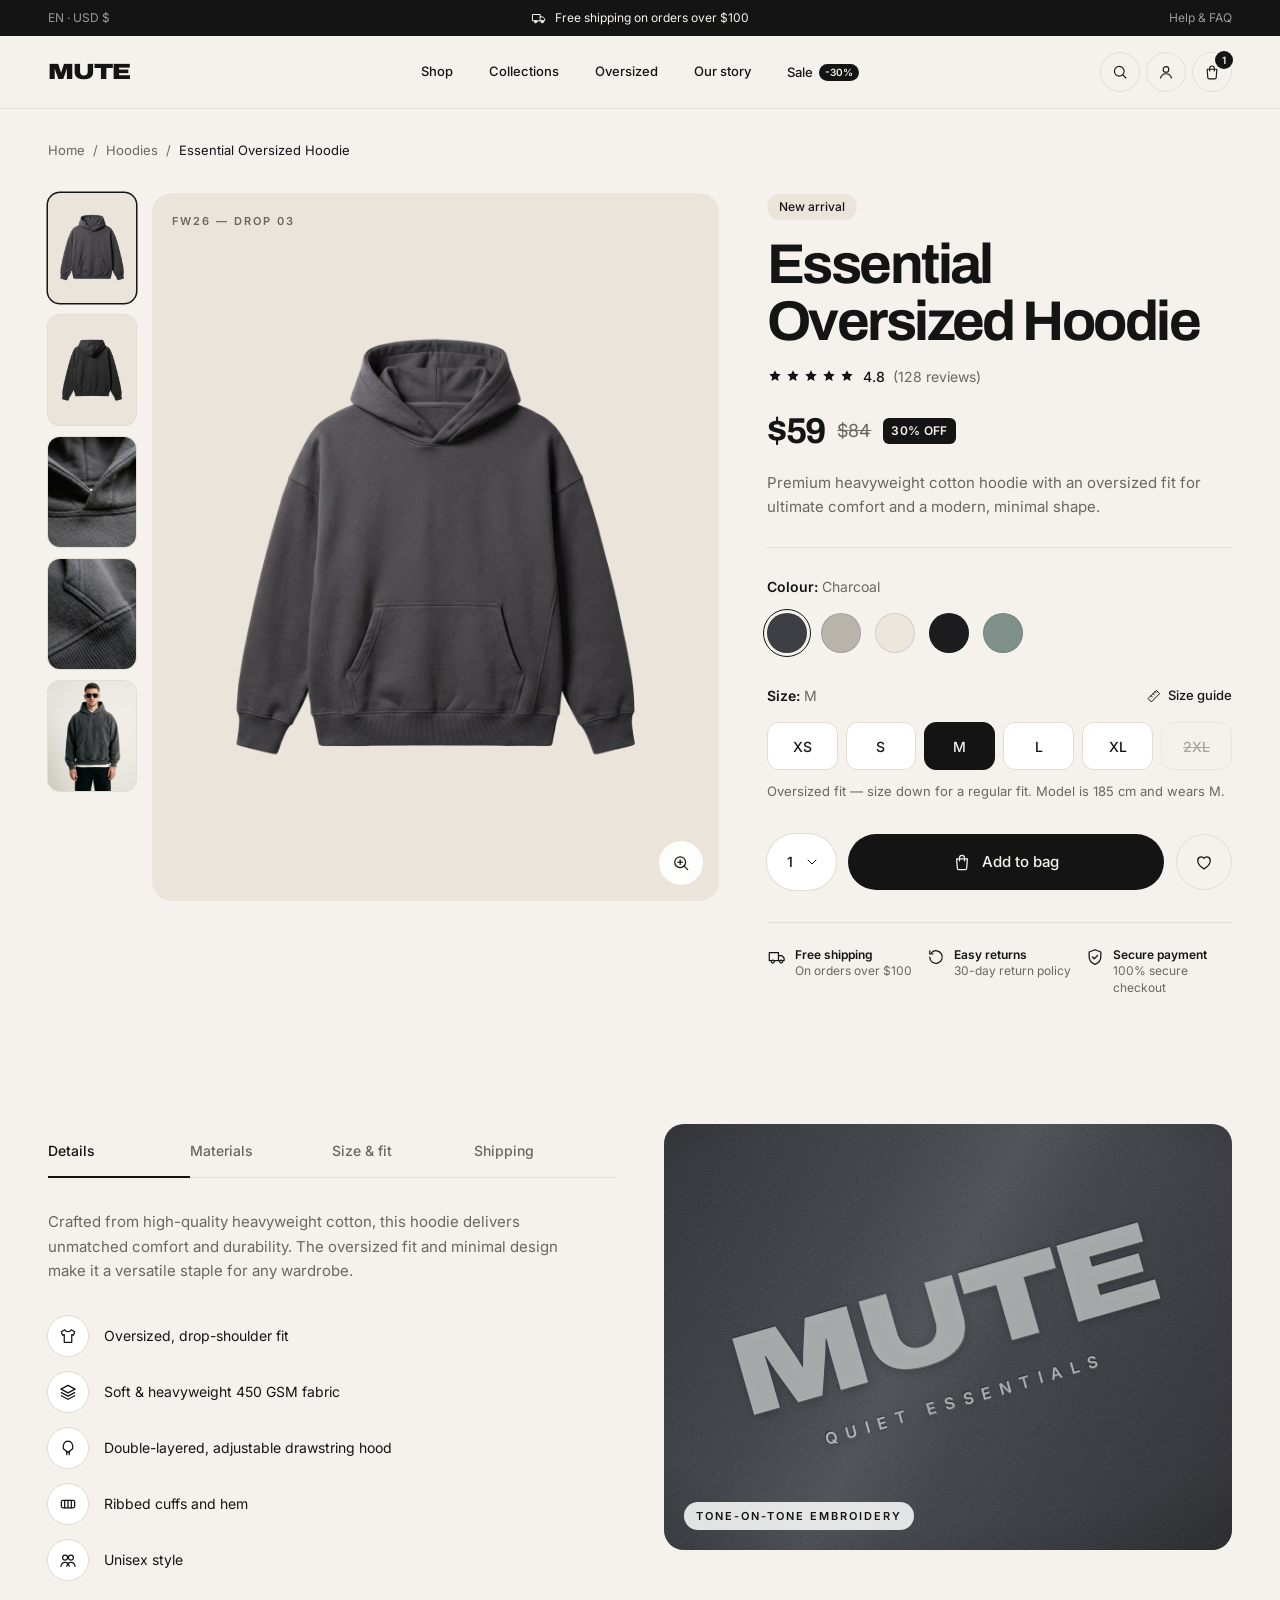
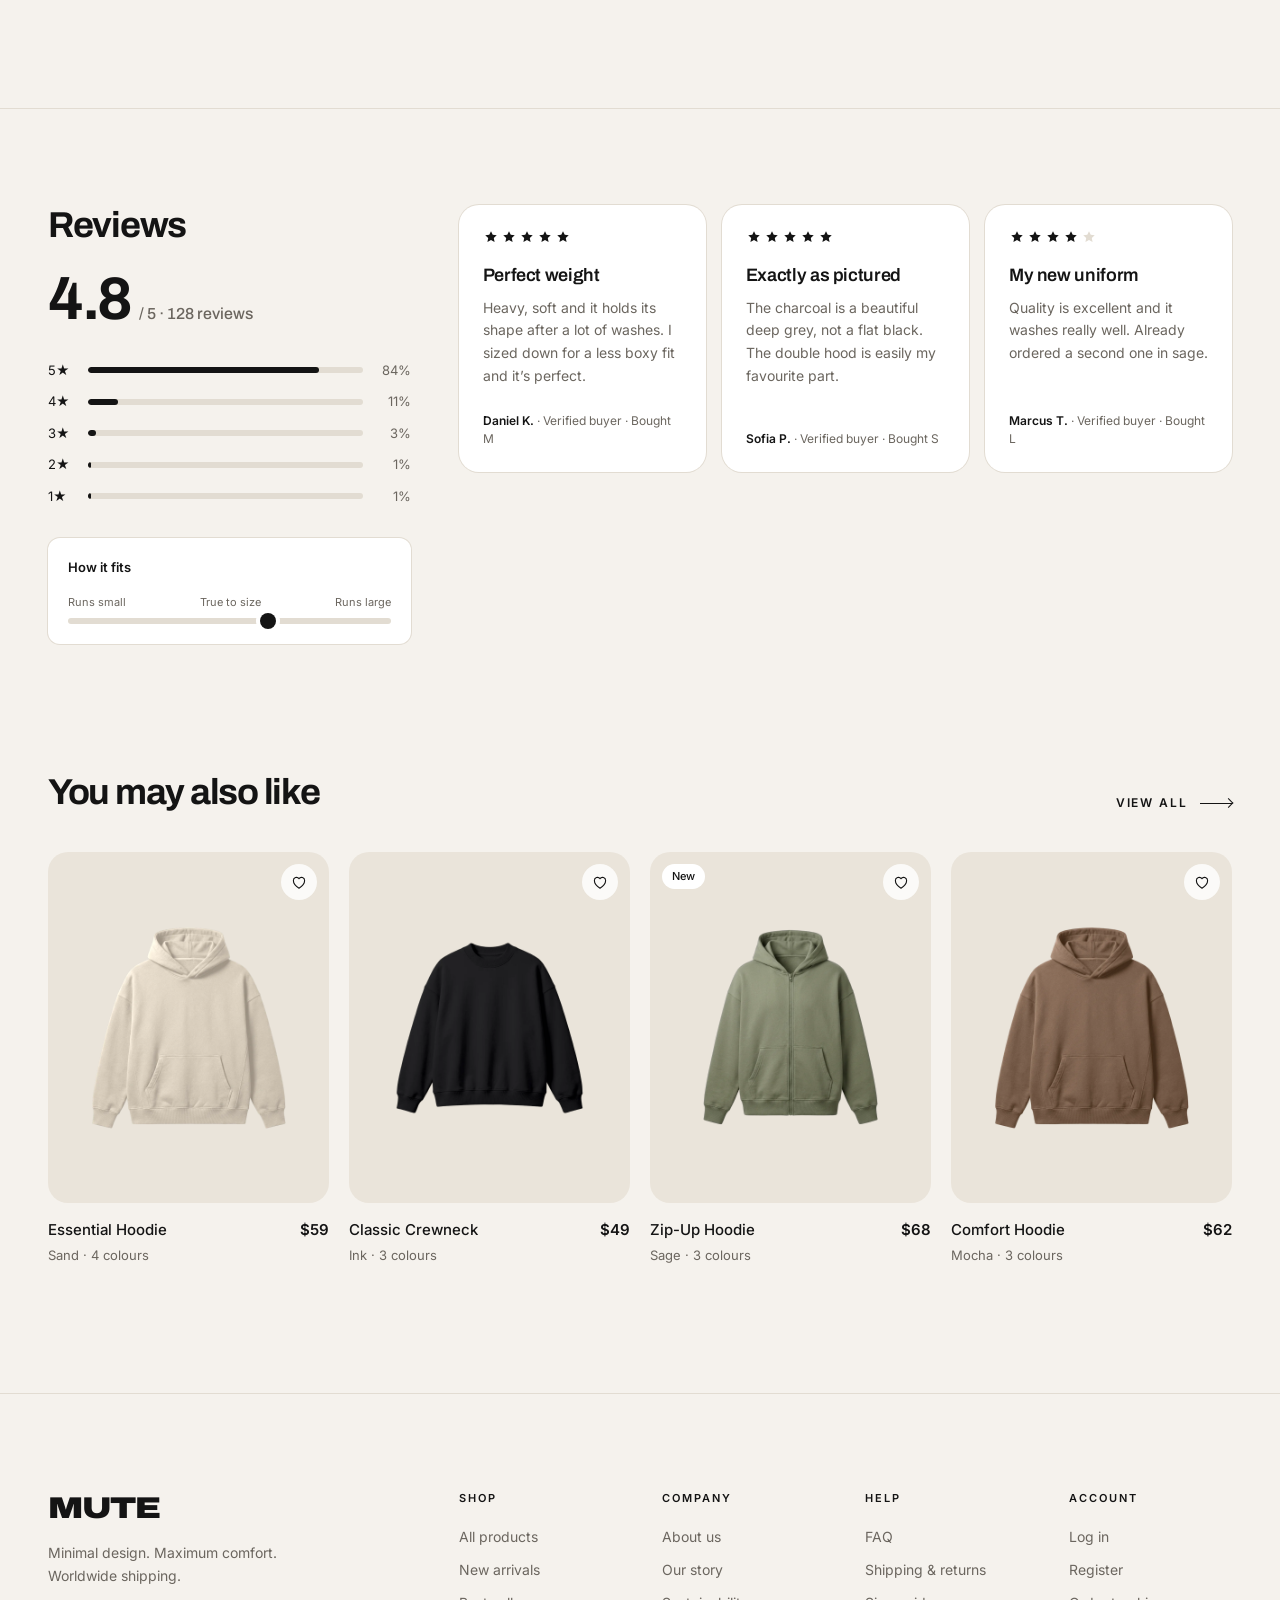
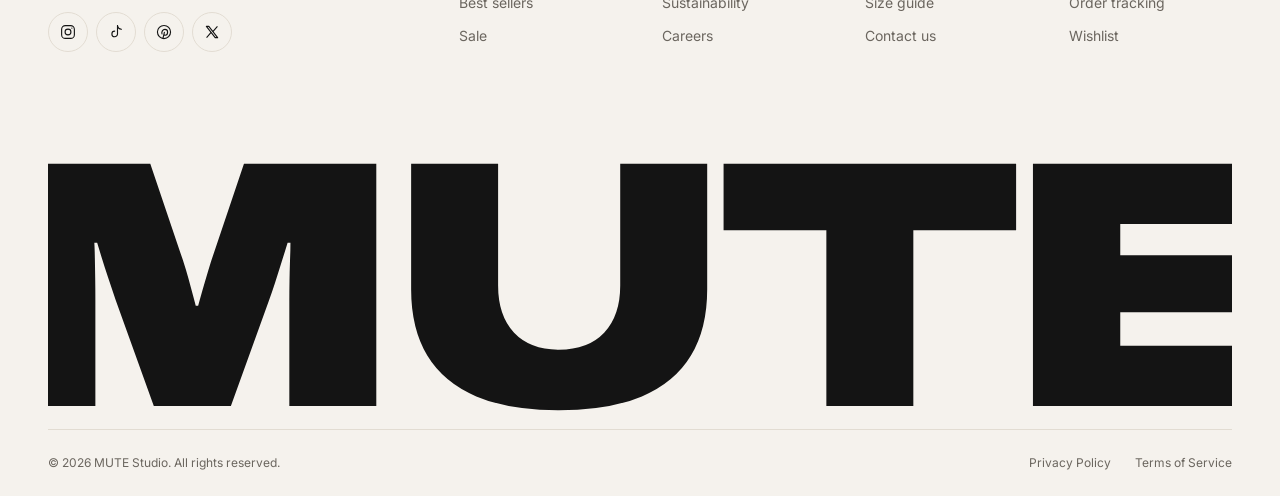
<file: hoodie/product.html>
<!doctype html>
<html lang="en" class="scroll-smooth motion-reduce:scroll-auto">
<head>
  <meta charset="utf-8">
  <meta name="viewport" content="width=device-width, initial-scale=1">
  <meta name="color-scheme" content="light">
  <title>Essential Oversized Hoodie — MUTE</title>
  <meta name="description" content="The Essential Oversized Hoodie: premium 450 GSM heavyweight organic cotton with an oversized fit. Free shipping over $100, free 30-day returns.">
  <meta name="theme-color" content="#F5F2ED">
  <link rel="icon" href="data:image/svg+xml,%3Csvg xmlns='http://www.w3.org/2000/svg' viewBox='0 0 64 64'%3E%3Crect width='64' height='64' rx='16' fill='%23141414'/%3E%3Cpath d='M15 46V18h7l10 15 10-15h7v28h-7V30l-10 14-10-14v16z' fill='%23F5F2ED'/%3E%3C/svg%3E">

  <!-- Fonts: Archivo (display, variable width 62–125%) + Inter (body & UI) -->
  <link rel="preconnect" href="https://fonts.googleapis.com">
  <link rel="preconnect" href="https://fonts.gstatic.com" crossorigin>
  <link rel="stylesheet" href="https://fonts.googleapis.com/css2?family=Archivo:wdth,wght@62..125,100..900&family=Inter:wght@300..700&display=swap">

  <!-- Styles: Tailwind CSS v4, built ahead of time from src/product.css (how to rebuild is noted there) -->
  <link rel="stylesheet" href="css/product.css">
</head>

<body>
  <a href="#main" class="sr-only focus:not-sr-only focus:fixed focus:left-4 focus:top-4 focus:z-[100] focus:rounded-full focus:bg-ink focus:px-4 focus:py-2 focus:text-sm focus:text-bone">Skip to content</a>

  <!-- ===================== SVG SPRITE: garments + icons ===================== -->
  <svg xmlns="http://www.w3.org/2000/svg" class="sprite" style="position:absolute;width:0;height:0;overflow:hidden" aria-hidden="true" focusable="false">
    <defs>
      <linearGradient id="hd-vol" x1="0" x2="1" y1="0" y2="0">
        <stop offset="0" stop-color="#000" stop-opacity=".2"/><stop offset=".18" stop-color="#000" stop-opacity=".03"/>
        <stop offset=".4" stop-color="#fff" stop-opacity=".09"/><stop offset=".7" stop-color="#000" stop-opacity="0"/>
        <stop offset="1" stop-color="#000" stop-opacity=".22"/>
      </linearGradient>
      <linearGradient id="hd-vert" x1="0" x2="0" y1="0" y2="1">
        <stop offset="0" stop-color="#fff" stop-opacity=".07"/><stop offset=".55" stop-color="#000" stop-opacity="0"/>
        <stop offset="1" stop-color="#000" stop-opacity=".12"/>
      </linearGradient>
      <linearGradient id="hd-sl" x1="0" x2="1" y1="0" y2="0">
        <stop offset="0" stop-color="#000" stop-opacity=".18"/><stop offset=".45" stop-color="#fff" stop-opacity=".06"/>
        <stop offset="1" stop-color="#000" stop-opacity=".28"/>
      </linearGradient>
      <linearGradient id="hd-sr" x1="1" x2="0" y1="0" y2="0">
        <stop offset="0" stop-color="#000" stop-opacity=".22"/><stop offset=".45" stop-color="#fff" stop-opacity=".04"/>
        <stop offset="1" stop-color="#000" stop-opacity=".28"/>
      </linearGradient>
      <radialGradient id="hd-in" cx=".5" cy=".3" r=".75">
        <stop offset="0" stop-color="#000" stop-opacity=".62"/><stop offset="1" stop-color="#000" stop-opacity=".36"/>
      </radialGradient>
      <radialGradient id="hd-cast" cx=".5" cy=".2" r=".6">
        <stop offset="0" stop-color="#000" stop-opacity=".2"/><stop offset="1" stop-color="#000" stop-opacity="0"/>
      </radialGradient>
      <pattern id="hd-rib" width="3.2" height="8" patternUnits="userSpaceOnUse">
        <rect width="1.1" height="8" fill="#000" fill-opacity=".14"/><rect x="1.4" width=".7" height="8" fill="#fff" fill-opacity=".07"/>
      </pattern>
      <filter id="fabric-noise" x="0" y="0" width="100%" height="100%">
        <feTurbulence type="fractalNoise" baseFrequency=".9" numOctaves="3" stitchTiles="stitch"/>
        <feColorMatrix type="saturate" values="0"/>
      </filter>

      <g id="hd-base">
        <path style="fill:var(--hd)" d="M150 104C122 108 96 116 78 132C64 200 54 280 46 352L83 357C89 310 97 262 108 224Z"/>
        <path fill="url(#hd-sl)" d="M150 104C122 108 96 116 78 132C64 200 54 280 46 352L83 357C89 310 97 262 108 224Z"/>
        <path style="fill:var(--hd)" d="M250 104C278 108 304 116 322 132C336 200 346 280 354 352L317 357C311 310 303 262 292 224Z"/>
        <path fill="url(#hd-sr)" d="M250 104C278 108 304 116 322 132C336 200 346 280 354 352L317 357C311 310 303 262 292 224Z"/>
        <g fill="none" stroke-linecap="round" stroke-width="1.6">
          <path stroke="#000" stroke-opacity=".1" d="M60 258C70 264 80 265 92 262M54 296C64 302 74 302 86 299M50 328C60 333 70 333 82 331"/>
          <path stroke="#fff" stroke-opacity=".08" d="M60 263C70 269 80 270 91 267M54 301C64 307 74 307 85 304"/>
          <path stroke="#000" stroke-opacity=".1" d="M340 258C330 264 320 265 308 262M346 296C336 302 326 302 314 299M350 328C340 333 330 333 318 331"/>
          <path stroke="#fff" stroke-opacity=".08" d="M340 263C330 269 320 270 309 267M346 301C336 307 326 307 315 304"/>
        </g>
        <path style="fill:var(--hd)" d="M45 350L84 356L81 390C70 393 58 392 48 388Z"/>
        <path fill="url(#hd-rib)" d="M45 350L84 356L81 390C70 393 58 392 48 388Z"/>
        <path fill="#000" fill-opacity=".1" d="M45 350L84 356L81 390C70 393 58 392 48 388Z"/>
        <path style="fill:var(--hd)" d="M355 350L316 356L319 390C330 393 342 392 352 388Z"/>
        <path fill="url(#hd-rib)" d="M355 350L316 356L319 390C330 393 342 392 352 388Z"/>
        <path fill="#000" fill-opacity=".1" d="M355 350L316 356L319 390C330 393 342 392 352 388Z"/>
        <path style="fill:var(--hd)" d="M152 96C132 102 102 112 82 128C92 160 100 188 104 214C103 270 102 320 102 366L298 366C298 320 297 270 296 214C300 188 308 160 318 128C298 112 268 102 248 96Z"/>
        <path fill="url(#hd-vol)" d="M152 96C132 102 102 112 82 128C92 160 100 188 104 214C103 270 102 320 102 366L298 366C298 320 297 270 296 214C300 188 308 160 318 128C298 112 268 102 248 96Z"/>
        <path fill="url(#hd-vert)" d="M152 96C132 102 102 112 82 128C92 160 100 188 104 214C103 270 102 320 102 366L298 366C298 320 297 270 296 214C300 188 308 160 318 128C298 112 268 102 248 96Z"/>
        <g fill="none" stroke-linecap="round">
          <path stroke="#000" stroke-opacity=".2" stroke-width="1.1" d="M82 128C92 160 100 188 104 214M318 128C308 160 300 188 296 214"/>
          <path stroke="#000" stroke-opacity=".07" stroke-width="1.6" d="M112 230C124 240 132 254 134 270M288 230C276 240 268 254 266 270"/>
          <path stroke="#000" stroke-opacity=".08" stroke-width="1.4" d="M128 346C131 354 131 359 129 364M160 348C162 355 162 359 161 364M240 348C238 355 238 359 239 364M272 346C269 354 269 359 271 364"/>
        </g>
        <path style="fill:var(--hd)" d="M102 364L298 364L294 398C232 402 168 402 106 398Z"/>
        <path fill="url(#hd-rib)" d="M102 364L298 364L294 398C232 402 168 402 106 398Z"/>
        <path fill="url(#hd-vol)" d="M102 364L298 364L294 398C232 402 168 402 106 398Z"/>
        <path fill="none" stroke="#000" stroke-opacity=".22" stroke-width="1.2" d="M102 364.5L298 364.5"/>
      </g>
      <g id="hd-hood">
        <ellipse cx="200" cy="186" rx="78" ry="34" fill="url(#hd-cast)"/>
        <path style="fill:var(--hd)" d="M138 120C120 72 146 20 200 14C254 20 280 72 262 120C248 146 226 166 200 184C174 166 152 146 138 120Z"/>
        <path fill="url(#hd-vol)" d="M138 120C120 72 146 20 200 14C254 20 280 72 262 120C248 146 226 166 200 184C174 166 152 146 138 120Z"/>
        <path style="fill:var(--hd)" d="M200 168C182 154 166 136 163 112C160 78 176 42 200 38C224 42 240 78 237 112C234 136 218 154 200 168Z"/>
        <path fill="url(#hd-in)" d="M200 168C182 154 166 136 163 112C160 78 176 42 200 38C224 42 240 78 237 112C234 136 218 154 200 168Z"/>
        <path fill="none" stroke="#fff" stroke-opacity=".16" stroke-width="2.4" d="M200 170.5C180 156 163.5 137 160.5 112C157.5 76 175 35.5 200 35.5C225 35.5 242.5 76 239.5 112C236.5 137 220 156 200 170.5"/>
        <path fill="none" stroke="#000" stroke-opacity=".22" d="M200 168C182 154 166 136 163 112C160 78 176 42 200 38C224 42 240 78 237 112C234 136 218 154 200 168"/>
        <path fill="#000" fill-opacity=".12" d="M200 168L212 160C210 168 206 177 200 184Z"/>
        <path fill="none" stroke="#000" stroke-opacity=".2" d="M200 183.5C206 176 210 168 212 160"/>
      </g>
      <g id="hd-strings">
        <g fill="none" stroke-linecap="round">
          <path stroke="#000" stroke-opacity=".28" stroke-width="4.6" d="M181 164C179 190 175 214 176 242M219 164C222 192 225 218 223 248"/>
          <path style="stroke:var(--hd)" stroke-width="3" d="M181 164C179 190 175 214 176 242M219 164C222 192 225 218 223 248"/>
          <path stroke="#fff" stroke-opacity=".18" stroke-width="1" d="M180.4 166C178.4 190 174.6 214 175.4 240M218.4 166C221.4 192 224.4 218 222.4 246"/>
        </g>
        <rect x="173.6" y="240" width="5" height="12" rx="1.6" style="fill:var(--hd-ink)"/>
        <rect x="220.6" y="246" width="5" height="12" rx="1.6" style="fill:var(--hd-ink)"/>
        <circle cx="181" cy="162" r="2.6" fill="#000" fill-opacity=".3" stroke="#fff" stroke-opacity=".2"/>
        <circle cx="219" cy="162" r="2.6" fill="#000" fill-opacity=".3" stroke="#fff" stroke-opacity=".2"/>
      </g>
      <g id="hd-pocket-lines" fill="none" stroke-linecap="round">
        <path stroke="#000" stroke-opacity=".12" stroke-width="4" d="M147 265C137 289 127 309 119 323M253 265C263 289 273 309 281 323"/>
        <path stroke="#000" stroke-opacity=".3" stroke-width="1.4" d="M150 262C140 286 130 306 122 320M250 262C260 286 270 306 278 320"/>
        <path stroke="#fff" stroke-opacity=".12" d="M151 263.5L249 263.5"/>
      </g>
    </defs>

    <symbol id="hoodie" viewBox="0 0 400 420">
      <use href="#hd-base"/>
      <path style="fill:var(--hd)" d="M150 262L250 262C260 286 270 306 278 320L280 364L120 364L122 320C130 306 140 286 150 262Z"/>
      <path fill="url(#hd-vert)" d="M150 262L250 262C260 286 270 306 278 320L280 364L120 364L122 320C130 306 140 286 150 262Z"/>
      <use href="#hd-pocket-lines"/>
      <path fill="none" stroke="#000" stroke-opacity=".18" stroke-width=".8" stroke-dasharray="2.5 2.5" d="M152 266L248 266M153 268C144 290 134 308 127 320M247 268C256 290 266 308 273 320"/>
      <use href="#hd-hood"/>
      <text x="200" y="216" text-anchor="middle" style="fill:var(--hd-ink);font:800 9.5px Archivo,sans-serif;font-stretch:125%;letter-spacing:1.6px">MUTE</text>
      <text x="200" y="224.5" text-anchor="middle" style="fill:var(--hd-ink);font:600 3.6px Inter,sans-serif;letter-spacing:1.1px">QUIET ESSENTIALS</text>
      <use href="#hd-strings"/>
    </symbol>
    <symbol id="hoodie-back" viewBox="0 0 400 420">
      <use href="#hd-base"/>
      <ellipse cx="200" cy="196" rx="70" ry="22" fill="url(#hd-cast)"/>
      <path style="fill:var(--hd)" d="M136 124C118 76 146 18 200 12C254 18 282 76 264 124C258 158 236 186 200 192C164 186 142 158 136 124Z"/>
      <path fill="url(#hd-vol)" d="M136 124C118 76 146 18 200 12C254 18 282 76 264 124C258 158 236 186 200 192C164 186 142 158 136 124Z"/>
      <path fill="url(#hd-vert)" d="M136 124C118 76 146 18 200 12C254 18 282 76 264 124C258 158 236 186 200 192C164 186 142 158 136 124Z"/>
      <path fill="none" stroke="#000" stroke-opacity=".18" stroke-width="1.1" d="M200 13L200 191"/>
      <path fill="none" stroke="#fff" stroke-opacity=".1" d="M201.5 14L201.5 190"/>
      <text x="200" y="268" text-anchor="middle" style="fill:var(--hd-ink);font:900 40px Archivo,sans-serif;font-stretch:125%;letter-spacing:-.5px">MUTE</text>
      <text x="200" y="286" text-anchor="middle" style="fill:var(--hd-ink);font:600 7px Inter,sans-serif;letter-spacing:3.6px">QUIET ESSENTIALS</text>
    </symbol>
    <symbol id="crew" viewBox="0 0 400 420">
      <use href="#hd-base"/>
      <path style="fill:var(--hd)" d="M160 98C172 92 228 92 240 98C228 118 172 118 160 98Z"/>
      <path fill="#000" fill-opacity=".45" d="M160 98C172 92 228 92 240 98C228 118 172 118 160 98Z"/>
      <path style="fill:var(--hd)" fill-rule="evenodd" d="M146 98C162 132 238 132 254 98C238 84 162 84 146 98ZM160 98C172 92 228 92 240 98C228 118 172 118 160 98Z"/>
      <path fill="url(#hd-rib)" fill-rule="evenodd" d="M146 98C162 132 238 132 254 98C238 84 162 84 146 98ZM160 98C172 92 228 92 240 98C228 118 172 118 160 98Z"/>
      <path fill="#000" fill-opacity=".12" d="M146 98C162 84 238 84 254 98C240 93 160 93 146 98Z"/>
      <path fill="none" stroke="#000" stroke-opacity=".2" d="M146 98C162 132 238 132 254 98"/>
      <text x="200" y="190" text-anchor="middle" style="fill:var(--hd-ink);font:800 9.5px Archivo,sans-serif;font-stretch:125%;letter-spacing:1.6px">MUTE</text>
    </symbol>
    <symbol id="zip" viewBox="0 0 400 420">
      <use href="#hd-base"/>
      <path style="fill:var(--hd)" d="M150 262L196 262L196 364L120 364L122 320C130 306 140 286 150 262Z"/>
      <path style="fill:var(--hd)" d="M250 262L204 262L204 364L280 364L278 320C270 306 260 286 250 262Z"/>
      <use href="#hd-pocket-lines"/>
      <path fill="none" stroke="#000" stroke-opacity=".18" stroke-width=".8" stroke-dasharray="2.5 2.5" d="M152 266L194 266M206 266L248 266"/>
      <use href="#hd-hood"/>
      <path fill="#000" fill-opacity=".1" d="M196.5 178H203.5V400H196.5Z"/>
      <path fill="none" style="stroke:var(--hd-ink)" stroke-width="3" stroke-dasharray="1.4 1.2" d="M200 180V399"/>
      <rect x="196.4" y="182" width="7.2" height="15" rx="2.2" style="fill:var(--hd-ink)"/>
      <text x="240" y="214" text-anchor="middle" style="fill:var(--hd-ink);font:800 6.5px Archivo,sans-serif;font-stretch:125%;letter-spacing:1px">MUTE</text>
      <use href="#hd-strings"/>
    </symbol>

    <!-- icons: 24px grid, 1.5 stroke -->
    <symbol id="i-search" viewBox="0 0 24 24" fill="none" stroke="currentColor" stroke-width="1.5" stroke-linecap="round" stroke-linejoin="round"><circle cx="11" cy="11" r="6.5"/><path d="m20 20-4.2-4.2"/></symbol>
    <symbol id="i-user" viewBox="0 0 24 24" fill="none" stroke="currentColor" stroke-width="1.5" stroke-linecap="round" stroke-linejoin="round"><circle cx="12" cy="8.5" r="3.75"/><path d="M4.75 20c.9-3.6 3.8-5.75 7.25-5.75s6.35 2.15 7.25 5.75"/></symbol>
    <symbol id="i-bag" viewBox="0 0 24 24" fill="none" stroke="currentColor" stroke-width="1.5" stroke-linecap="round" stroke-linejoin="round"><path d="M5.5 8.25h13l-.95 11.5a1.5 1.5 0 0 1-1.5 1.37H7.95a1.5 1.5 0 0 1-1.5-1.37L5.5 8.25Z"/><path d="M9 10.5V7a3 3 0 0 1 6 0v3.5"/></symbol>
    <symbol id="i-menu" viewBox="0 0 24 24" fill="none" stroke="currentColor" stroke-width="1.5" stroke-linecap="round"><path d="M3.75 9h16.5M3.75 15h16.5"/></symbol>
    <symbol id="i-close" viewBox="0 0 24 24" fill="none" stroke="currentColor" stroke-width="1.5" stroke-linecap="round"><path d="m6 6 12 12M18 6 6 18"/></symbol>
    <symbol id="i-arrow" viewBox="0 0 24 24" fill="none" stroke="currentColor" stroke-width="1.5" stroke-linecap="round" stroke-linejoin="round"><path d="M4.5 12h15M13.5 6l6 6-6 6"/></symbol>
    <symbol id="i-arrow-ur" viewBox="0 0 24 24" fill="none" stroke="currentColor" stroke-width="1.5" stroke-linecap="round" stroke-linejoin="round"><path d="M7 17 17 7M8.5 7H17v8.5"/></symbol>
    <symbol id="i-chev-d" viewBox="0 0 24 24" fill="none" stroke="currentColor" stroke-width="1.5" stroke-linecap="round" stroke-linejoin="round"><path d="m6 9 6 6 6-6"/></symbol>
    <symbol id="i-heart" viewBox="0 0 24 24" stroke="currentColor" stroke-width="1.5" stroke-linejoin="round"><path d="M12 20.25s-7.5-4.45-7.5-10.1A4.15 4.15 0 0 1 12 7.6a4.15 4.15 0 0 1 7.5 2.55c0 5.65-7.5 10.1-7.5 10.1Z"/></symbol>
    <symbol id="i-star" viewBox="0 0 24 24"><path fill="currentColor" d="m12 3.2 2.6 5.5 6 .75-4.4 4.15 1.15 5.95L12 16.6l-5.35 2.95 1.15-5.95L3.4 9.45l6-.75L12 3.2Z"/></symbol>
    <symbol id="i-truck" viewBox="0 0 24 24" fill="none" stroke="currentColor" stroke-width="1.5" stroke-linecap="round" stroke-linejoin="round"><path d="M2.75 6.75h11v9.5h-11zM13.75 10.25h3.9l2.85 3v3h-6.75"/><circle cx="7" cy="17.5" r="1.75" fill="#F5F2ED"/><circle cx="17" cy="17.5" r="1.75" fill="#F5F2ED"/></symbol>
    <symbol id="i-return" viewBox="0 0 24 24" fill="none" stroke="currentColor" stroke-width="1.5" stroke-linecap="round" stroke-linejoin="round"><path d="M4.5 12a7.5 7.5 0 1 0 2.2-5.3"/><path d="M4.5 4.5v3.75h3.75"/></symbol>
    <symbol id="i-shield" viewBox="0 0 24 24" fill="none" stroke="currentColor" stroke-width="1.5" stroke-linecap="round" stroke-linejoin="round"><path d="M12 3.25 19 6v5.25c0 4.6-3 8-7 9.5-4-1.5-7-4.9-7-9.5V6l7-2.75Z"/><path d="m9 12 2.1 2.1L15 10.2"/></symbol>
    <symbol id="i-ruler" viewBox="0 0 24 24" fill="none" stroke="currentColor" stroke-width="1.5" stroke-linecap="round" stroke-linejoin="round"><path d="m3.5 15.5 12-12 5 5-12 12z"/><path d="m7.5 11.5 2 2M10.5 8.5l2 2M13.5 5.5l2 2"/></symbol>
    <symbol id="i-zoom" viewBox="0 0 24 24" fill="none" stroke="currentColor" stroke-width="1.5" stroke-linecap="round"><circle cx="11" cy="11" r="6.5"/><path d="m20 20-4.2-4.2M11 8.25v5.5M8.25 11h5.5"/></symbol>
    <symbol id="i-check" viewBox="0 0 24 24" fill="none" stroke="currentColor" stroke-width="1.75" stroke-linecap="round" stroke-linejoin="round"><path d="m5 12.5 4.5 4.5L19 7.5"/></symbol>
    <symbol id="i-fit" viewBox="0 0 24 24" fill="none" stroke="currentColor" stroke-width="1.5" stroke-linejoin="round"><path d="M8 4.5 4 7l1.5 4 2-.75V19.5h9v-9.25l2 .75L20 7l-4-2.5c-.6 1.4-2.1 2.25-4 2.25S8.6 5.9 8 4.5Z"/></symbol>
    <symbol id="i-layers" viewBox="0 0 24 24" fill="none" stroke="currentColor" stroke-width="1.5" stroke-linejoin="round"><path d="m12 4 8.5 4.5L12 13 3.5 8.5 12 4Z"/><path d="m3.5 12.5 8.5 4.5 8.5-4.5M3.5 16.25 12 20.75l8.5-4.5"/></symbol>
    <symbol id="i-hood" viewBox="0 0 24 24" fill="none" stroke="currentColor" stroke-width="1.5" stroke-linecap="round" stroke-linejoin="round"><path d="M6.5 13C5.5 7.5 8 3.75 12 3.75S18.5 7.5 17.5 13L12 17.5 6.5 13Z"/><path d="M10.5 15.75v4.25M13.5 15.75v4.25"/></symbol>
    <symbol id="i-rib" viewBox="0 0 24 24" fill="none" stroke="currentColor" stroke-width="1.5" stroke-linecap="round"><rect x="4" y="7.5" width="16" height="9" rx="2"/><path d="M8 7.5v9M12 7.5v9M16 7.5v9"/></symbol>
    <symbol id="i-unisex" viewBox="0 0 24 24" fill="none" stroke="currentColor" stroke-width="1.5" stroke-linecap="round"><circle cx="8.5" cy="9" r="3"/><circle cx="15.5" cy="9" r="3"/><path d="M3.5 19.5c.6-3 2.6-4.75 5-4.75s4.4 1.75 5 4.75M10.5 19.5c.6-3 2.6-4.75 5-4.75s4.4 1.75 5 4.75"/></symbol>
    <symbol id="i-ig" viewBox="0 0 24 24" fill="none" stroke="currentColor" stroke-width="1.5"><rect x="3.5" y="3.5" width="17" height="17" rx="5"/><circle cx="12" cy="12" r="3.9"/><circle cx="17.2" cy="6.8" r=".9" fill="currentColor" stroke="none"/></symbol>
    <symbol id="i-tiktok" viewBox="0 0 24 24" fill="none" stroke="currentColor" stroke-width="1.5" stroke-linecap="round"><path d="M14 3.5v11a3.75 3.75 0 1 1-3.75-3.75"/><path d="M14 3.5c.4 2.6 2.5 4.6 5.25 4.75"/></symbol>
    <symbol id="i-pin" viewBox="0 0 24 24" fill="none" stroke="currentColor" stroke-width="1.5" stroke-linecap="round"><circle cx="12" cy="12" r="8.75"/><path d="m10.6 20.6 1.9-8.1M9.3 14.6c-.9-2.9 1-6.1 3.9-6.1 2.3 0 3.6 1.5 3.6 3.4 0 2.5-1.3 4.4-3.1 4.4-1.1 0-1.9-.8-1.6-1.9"/></symbol>
    <symbol id="i-x" viewBox="0 0 24 24" fill="none" stroke="currentColor" stroke-width="1.5" stroke-linejoin="round"><path d="M4.5 4.5 16.25 19.5h3.25L7.75 4.5H4.5Z"/><path d="m19.25 4.5-6.1 6.9M4.75 19.5l6.1-6.9"/></symbol>
  </svg>

  <div class="scroll-progress fixed inset-x-0 top-0 z-[60] h-0.5 origin-left bg-ink" aria-hidden="true"></div>

  <!-- ===================== ANNOUNCEMENT BAR ===================== -->
  <div class="bg-ink text-bone">
    <div class="wrap flex h-9 items-center justify-between gap-4 text-[12px]">
      <span class="hidden text-bone/60 sm:inline">EN · USD $</span>
      <div class="mx-auto h-4 overflow-hidden text-center sm:mx-0">
        <ul class="ticker motion-reduce:animate-none">
          <li class="flex h-4 items-center justify-center gap-2 leading-4"><svg class="size-4"><use href="#i-truck"/></svg>Free shipping on orders over $100</li>
          <li class="h-4 leading-4">Free 30-day returns &amp; exchanges</li>
          <li class="h-4 leading-4">Drop 03 — heavyweight 450 GSM is live</li>
          <li class="flex h-4 items-center justify-center gap-2 leading-4" aria-hidden="true"><svg class="size-4"><use href="#i-truck"/></svg>Free shipping on orders over $100</li>
        </ul>
      </div>
      <a href="index.html#help" class="u-line hidden text-bone/60 hover:text-bone sm:inline">Help &amp; FAQ</a>
    </div>
  </div>

  <!-- ===================== HEADER ===================== -->
  <header class="site-header sticky top-0 z-40 border-b border-line bg-bone/90 backdrop-blur-md">
    <div class="wrap grid h-16 grid-cols-[1fr_auto_1fr] items-center gap-4 lg:h-[72px]">
      <div class="flex items-center">
        <a href="#menu" class="icon-btn lg:hidden" aria-label="Open menu"><svg class="size-5"><use href="#i-menu"/></svg></a>
        <a href="index.html" class="hidden font-wide text-[22px] font-black tracking-[-.05em] lg:block" aria-label="MUTE home">MUTE</a>
      </div>
      <div class="flex justify-center">
        <a href="index.html" class="font-wide text-[22px] font-black tracking-[-.05em] lg:hidden" aria-label="MUTE home">MUTE</a>
        <nav class="hidden items-center gap-9 text-[13px] font-medium lg:flex" aria-label="Primary">
          <a href="index.html#shop"><span class="roll"><span data-text="Shop">Shop</span></span></a>
          <a href="index.html#collections"><span class="roll"><span data-text="Collections">Collections</span></span></a>
          <a href="index.html#spotlight"><span class="roll"><span data-text="Oversized">Oversized</span></span></a>
          <a href="index.html#story"><span class="roll"><span data-text="Our story">Our story</span></span></a>
          <a href="index.html#sale" class="flex items-center gap-1.5"><span class="roll"><span data-text="Sale">Sale</span></span><span class="rounded-full bg-ink px-1.5 py-px text-[10px] font-semibold text-bone">-30%</span></a>
        </nav>
      </div>
      <div class="flex items-center justify-end gap-1.5">
        <button type="button" class="icon-btn" popovertarget="search" aria-label="Search"><svg class="size-[18px]"><use href="#i-search"/></svg></button>
        <a href="index.html#account" class="icon-btn hidden sm:grid" aria-label="Account"><svg class="size-[18px]"><use href="#i-user"/></svg></a>
        <button type="button" class="icon-btn" popovertarget="cart" aria-label="Open bag">
          <svg class="size-[18px]"><use href="#i-bag"/></svg>
          <span class="sel-qty absolute -right-0.5 -top-0.5 grid size-[18px] place-items-center rounded-full bg-ink text-[10px] font-semibold text-bone ring-2 ring-bone" aria-hidden="true"></span>
        </button>
      </div>
    </div>
  </header>

  <main id="main" class="pb-24 lg:pb-0">
    <nav class="wrap pt-6 lg:pt-8" aria-label="Breadcrumb">
      <ol class="flex flex-wrap items-center gap-2 text-[13px] text-mist">
        <li><a href="index.html" class="u-line hover:text-ink">Home</a></li>
        <li aria-hidden="true">/</li>
        <li><a href="index.html#shop" class="u-line hover:text-ink">Hoodies</a></li>
        <li aria-hidden="true">/</li>
        <li aria-current="page" class="text-ink">Essential Oversized Hoodie</li>
      </ol>
    </nav>

    <!-- ===================== PRODUCT ===================== -->
    <section id="pdp" class="wrap mt-6 grid gap-10 lg:mt-8 lg:grid-cols-12 lg:gap-12" aria-label="Product">
      <!-- gallery -->
      <div class="lg:col-span-7">
        <div class="grid gap-3 lg:grid-cols-[88px_1fr] lg:gap-4">
          <div class="order-2 flex gap-3 lg:order-1 lg:flex-col" role="radiogroup" aria-label="Product images">
            <input class="sr-only" type="radio" name="view" id="g-1" checked>
            <label for="g-1" class="g-thumb relative block aspect-[4/5] w-20 shrink-0 cursor-pointer overflow-hidden rounded-xl bg-oat ring-1 ring-line transition hover:ring-ink lg:w-full">
              <img src="images/hoodie-charcoal-front.webp" alt="Front view Charcoal" class="g-color g-color-charcoal absolute inset-0 m-auto size-[86%] object-contain">
              <img src="images/hoodie-stone-front.webp" alt="Front view Stone" class="g-color g-color-stone absolute inset-0 m-auto size-[86%] object-contain">
              <img src="images/hoodie-bone-front.webp" alt="Front view Bone" class="g-color g-color-bone absolute inset-0 m-auto size-[86%] object-contain">
              <img src="images/hoodie-ink-front.webp" alt="Front view Ink" class="g-color g-color-ink absolute inset-0 m-auto size-[86%] object-contain">
              <img src="images/hoodie-sage-front.webp" alt="Front view Sage" class="g-color g-color-sage absolute inset-0 m-auto size-[86%] object-contain">
              <span class="sr-only">Front</span>
            </label>
            <input class="sr-only" type="radio" name="view" id="g-2">
            <label for="g-2" class="g-thumb relative block aspect-[4/5] w-20 shrink-0 cursor-pointer overflow-hidden rounded-xl bg-oat ring-1 ring-line transition hover:ring-ink lg:w-full">
              <img src="images/hoodie-charcoal-back.webp" alt="Back view Charcoal" class="g-color g-color-charcoal absolute inset-0 m-auto size-[86%] object-contain">
              <img src="images/hoodie-stone-back.webp" alt="Back view Stone" class="g-color g-color-stone absolute inset-0 m-auto size-[86%] object-contain">
              <img src="images/hoodie-bone-back.webp" alt="Back view Bone" class="g-color g-color-bone absolute inset-0 m-auto size-[86%] object-contain">
              <img src="images/hoodie-ink-back.webp" alt="Back view Ink" class="g-color g-color-ink absolute inset-0 m-auto size-[86%] object-contain">
              <img src="images/hoodie-sage-back.webp" alt="Back view Sage" class="g-color g-color-sage absolute inset-0 m-auto size-[86%] object-contain">
              <span class="sr-only">Back</span>
            </label>
            <input class="sr-only" type="radio" name="view" id="g-3">
            <label for="g-3" class="g-thumb relative block aspect-[4/5] w-20 shrink-0 cursor-pointer overflow-hidden rounded-xl bg-oat ring-1 ring-line transition hover:ring-ink lg:w-full">
              <img src="images/detail-hood.webp" alt="Hood detail" class="absolute inset-0 size-full object-cover">
              <span class="sr-only">Hood detail</span>
            </label>
            <input class="sr-only" type="radio" name="view" id="g-4">
            <label for="g-4" class="g-thumb relative block aspect-[4/5] w-20 shrink-0 cursor-pointer overflow-hidden rounded-xl bg-oat ring-1 ring-line transition hover:ring-ink lg:w-full">
              <img src="images/detail-pocket.webp" alt="Pocket and rib detail" class="absolute inset-0 size-full object-cover">
              <span class="sr-only">Pocket and rib detail</span>
            </label>
            <input class="sr-only" type="radio" name="view" id="g-5">
            <label for="g-5" class="g-thumb relative block aspect-[4/5] w-20 shrink-0 cursor-pointer overflow-hidden rounded-xl bg-oat ring-1 ring-line transition hover:ring-ink lg:w-full">
              <img src="images/lookbook-charcoal-front.jpg" alt="Editorial lookbook on-model fit" class="absolute inset-0 size-full object-cover">
              <span class="sr-only">On model fit</span>
            </label>
          </div>

          <div class="group relative order-1 aspect-[4/5] overflow-hidden rounded-tile bg-oat lg:order-2">
            <div class="absolute inset-0 transition-transform duration-1000 ease-out-expo group-hover:scale-[1.06]">
              <div class="g-view absolute inset-0" data-v="1">
                <img src="images/hoodie-charcoal-front.webp" alt="Essential Oversized Hoodie in Charcoal, front view" class="g-color g-color-charcoal absolute inset-0 m-auto size-[84%] object-contain">
                <img src="images/hoodie-stone-front.webp" alt="Essential Oversized Hoodie in Stone, front view" class="g-color g-color-stone absolute inset-0 m-auto size-[84%] object-contain">
                <img src="images/hoodie-bone-front.webp" alt="Essential Oversized Hoodie in Bone, front view" class="g-color g-color-bone absolute inset-0 m-auto size-[84%] object-contain">
                <img src="images/hoodie-ink-front.webp" alt="Essential Oversized Hoodie in Ink, front view" class="g-color g-color-ink absolute inset-0 m-auto size-[84%] object-contain">
                <img src="images/hoodie-sage-front.webp" alt="Essential Oversized Hoodie in Sage, front view" class="g-color g-color-sage absolute inset-0 m-auto size-[84%] object-contain">
              </div>
              <div class="g-view absolute inset-0" data-v="2">
                <img src="images/hoodie-charcoal-back.webp" alt="Essential Oversized Hoodie in Charcoal, back view" class="g-color g-color-charcoal absolute inset-0 m-auto size-[84%] object-contain">
                <img src="images/hoodie-stone-back.webp" alt="Essential Oversized Hoodie in Stone, back view" class="g-color g-color-stone absolute inset-0 m-auto size-[84%] object-contain">
                <img src="images/hoodie-bone-back.webp" alt="Essential Oversized Hoodie in Bone, back view" class="g-color g-color-bone absolute inset-0 m-auto size-[84%] object-contain">
                <img src="images/hoodie-ink-back.webp" alt="Essential Oversized Hoodie in Ink, back view" class="g-color g-color-ink absolute inset-0 m-auto size-[84%] object-contain">
                <img src="images/hoodie-sage-back.webp" alt="Essential Oversized Hoodie in Sage, back view" class="g-color g-color-sage absolute inset-0 m-auto size-[84%] object-contain">
              </div>
              <img src="images/detail-hood.webp" alt="Detail of the double-layered hood and drawcords" class="g-view absolute inset-0 size-full object-cover" data-v="3">
              <img src="images/detail-pocket.webp" alt="Detail of the kangaroo pocket and ribbed hem" class="g-view absolute inset-0 size-full object-cover" data-v="4">
              <div class="g-view absolute inset-0" data-v="5">
                <img src="images/lookbook-charcoal-front.jpg" alt="Essential Oversized Hoodie on model" class="absolute inset-0 size-full object-cover">
              </div>
            </div>
            <span class="eyebrow absolute left-5 top-5 text-mist">FW26 — Drop 03</span>
            <button type="button" popovertarget="zoom" class="icon-btn absolute bottom-4 right-4 size-11 border-transparent bg-white/90 backdrop-blur" aria-label="Zoom image"><svg class="size-5"><use href="#i-zoom"/></svg></button>
          </div>
        </div>
      </div>

      <!-- info -->
      <div class="lg:col-span-5">
        <div class="lg:sticky lg:top-28">
          <span class="inline-flex rounded-full bg-oat px-3 py-1 text-[12px] font-medium motion-safe:animate-fade-up">New arrival</span>
          <h1 class="mt-4 font-display text-[2.5rem] font-bold leading-[1.02] tracking-[-.045em] text-balance motion-safe:animate-fade-up sm:text-5xl xl:text-[3.5rem]" style="animation-delay:.06s">Essential Oversized Hoodie</h1>
          <a href="#reviews" class="mt-4 flex w-fit items-center gap-2 text-[14px] motion-safe:animate-fade-up" style="animation-delay:.12s">
            <span class="flex gap-0.5" aria-hidden="true"><svg class="size-4"><use href="#i-star"/></svg><svg class="size-4"><use href="#i-star"/></svg><svg class="size-4"><use href="#i-star"/></svg><svg class="size-4"><use href="#i-star"/></svg><svg class="size-4"><use href="#i-star"/></svg></span>
            <span class="font-medium">4.8</span><span class="u-line text-mist">(128 reviews)</span>
          </a>
          <div class="mt-6 flex items-center gap-3 motion-safe:animate-fade-up" style="animation-delay:.18s">
            <span class="sel-price font-display text-4xl font-bold tracking-[-.03em]"></span>
            <s class="sel-was text-lg text-mist"></s>
            <span class="rounded-md bg-ink px-2 py-1 text-[12px] font-semibold tracking-wide text-bone">30% OFF</span>
          </div>
          <p class="mt-5 max-w-md text-[15px] leading-relaxed text-mist motion-safe:animate-fade-up" style="animation-delay:.24s">Premium heavyweight cotton hoodie with an oversized fit for ultimate comfort and a modern, minimal shape.</p>

          <div class="motion-safe:animate-fade-up" style="animation-delay:.3s">
            <hr class="my-7 border-line">
            <div role="radiogroup" aria-labelledby="color-label">
              <p id="color-label" class="text-[14px]"><span class="font-semibold">Colour:</span> <span class="sel-color text-mist" aria-hidden="true"></span></p>
              <div class="mt-4 flex flex-wrap gap-3.5">
                <label class="cursor-pointer"><input class="sr-only" type="radio" name="color" id="c-charcoal" checked><span class="swatch size-10 bg-hd-charcoal"></span><span class="sr-only">Charcoal</span></label>
                <label class="cursor-pointer"><input class="sr-only" type="radio" name="color" id="c-stone"><span class="swatch size-10 bg-hd-stone"></span><span class="sr-only">Stone</span></label>
                <label class="cursor-pointer"><input class="sr-only" type="radio" name="color" id="c-bone"><span class="swatch size-10 bg-hd-bone"></span><span class="sr-only">Bone</span></label>
                <label class="cursor-pointer"><input class="sr-only" type="radio" name="color" id="c-ink"><span class="swatch size-10 bg-hd-ink"></span><span class="sr-only">Ink</span></label>
                <label class="cursor-pointer"><input class="sr-only" type="radio" name="color" id="c-sage"><span class="swatch size-10 bg-hd-sage"></span><span class="sr-only">Sage</span></label>
              </div>
            </div>

            <div class="mt-8" role="radiogroup" aria-labelledby="size-label">
              <div class="flex items-center justify-between">
                <p id="size-label" class="text-[14px]"><span class="font-semibold">Size:</span> <span class="sel-size text-mist" aria-hidden="true"></span></p>
                <button type="button" popovertarget="size-guide" class="u-line flex items-center gap-1.5 text-[13px] font-medium"><svg class="size-4"><use href="#i-ruler"/></svg>Size guide</button>
              </div>
              <div class="mt-4 grid grid-cols-6 gap-2">
                <span><input class="sr-only" type="radio" name="size" id="s-xs"><label for="s-xs" class="size-box">XS</label></span>
                <span><input class="sr-only" type="radio" name="size" id="s-s"><label for="s-s" class="size-box">S</label></span>
                <span><input class="sr-only" type="radio" name="size" id="s-m" checked><label for="s-m" class="size-box">M</label></span>
                <span><input class="sr-only" type="radio" name="size" id="s-l"><label for="s-l" class="size-box">L</label></span>
                <span><input class="sr-only" type="radio" name="size" id="s-xl"><label for="s-xl" class="size-box">XL</label></span>
                <span><input class="sr-only" type="radio" name="size" id="s-2xl" disabled><label for="s-2xl" class="size-box" title="Sold out">2XL<span class="sr-only"> (sold out)</span></label></span>
              </div>
              <p class="mt-3 text-[13px] text-mist">Oversized fit — size down for a regular fit. Model is 185 cm and wears M.</p>
              <p class="stock-note mt-2 items-center gap-2 text-[13px] font-medium"><span class="size-2 rounded-full bg-[#C2703D] motion-safe:animate-pulse"></span>Only 3 left in XL</p>
            </div>

            <div class="mt-8 flex gap-3">
              <label for="qty" class="sr-only">Quantity</label>
              <div class="relative">
                <select id="qty" class="h-14 cursor-pointer appearance-none rounded-full bg-white pl-5 pr-10 text-[14px] font-medium ring-1 ring-line transition hover:ring-ink focus:outline-none focus-visible:ring-2 focus-visible:ring-ink">
                  <option value="1" selected>1</option><option value="2">2</option><option value="3">3</option><option value="4">4</option>
                </select>
                <svg class="pointer-events-none absolute right-4 top-1/2 size-4 -translate-y-1/2"><use href="#i-chev-d"/></svg>
              </div>
              <button type="button" popovertarget="cart" class="btn btn-ink h-14 flex-1 text-[15px]"><svg class="size-5"><use href="#i-bag"/></svg><span class="roll"><span data-text="Add to bag">Add to bag</span></span></button>
              <label class="icon-btn size-14 shrink-0 cursor-pointer">
                <input type="checkbox" class="peer sr-only"><svg class="size-5 fill-transparent transition peer-checked:fill-current peer-checked:motion-safe:animate-pop"><use href="#i-heart"/></svg>
                <span class="sr-only">Save to wishlist</span>
              </label>
            </div>

            <ul class="mt-8 grid grid-cols-3 gap-3 border-t border-line pt-6 text-[12px] leading-snug">
              <li class="flex flex-col gap-2 sm:flex-row sm:items-start"><svg class="size-5 shrink-0"><use href="#i-truck"/></svg><span><span class="block font-semibold">Free shipping</span><span class="text-mist">On orders over $100</span></span></li>
              <li class="flex flex-col gap-2 sm:flex-row sm:items-start"><svg class="size-5 shrink-0"><use href="#i-return"/></svg><span><span class="block font-semibold">Easy returns</span><span class="text-mist">30-day return policy</span></span></li>
              <li class="flex flex-col gap-2 sm:flex-row sm:items-start"><svg class="size-5 shrink-0"><use href="#i-shield"/></svg><span><span class="block font-semibold">Secure payment</span><span class="text-mist">100% secure checkout</span></span></li>
            </ul>
          </div>
        </div>
      </div>
    </section>

    <!-- ===================== DETAILS + FABRIC ===================== -->
    <section id="details" class="wrap mt-20 grid gap-10 lg:mt-32 lg:grid-cols-12 lg:gap-12" aria-label="Product details">
      <div class="reveal lg:col-span-6">
        <div class="relative grid grid-cols-4 border-b border-line" role="radiogroup" aria-label="Product information">
          <span><input class="sr-only" type="radio" name="tab" id="t-1" checked><label for="t-1" class="tab-label block cursor-pointer py-4 text-[13px] font-medium sm:text-[14px]">Details</label></span>
          <span><input class="sr-only" type="radio" name="tab" id="t-2"><label for="t-2" class="tab-label block cursor-pointer py-4 text-[13px] font-medium sm:text-[14px]">Materials</label></span>
          <span><input class="sr-only" type="radio" name="tab" id="t-3"><label for="t-3" class="tab-label block cursor-pointer py-4 text-[13px] font-medium sm:text-[14px]">Size &amp; fit</label></span>
          <span><input class="sr-only" type="radio" name="tab" id="t-4"><label for="t-4" class="tab-label block cursor-pointer py-4 text-[13px] font-medium sm:text-[14px]">Shipping</label></span>
          <span class="tab-ind absolute -bottom-px left-0 h-0.5 w-1/4 bg-ink" aria-hidden="true"></span>
        </div>

        <div class="tab-panel pt-8" data-t="1">
          <p class="max-w-lg text-[15px] leading-relaxed text-mist">Crafted from high-quality heavyweight cotton, this hoodie delivers unmatched comfort and durability. The oversized fit and minimal design make it a versatile staple for any wardrobe.</p>
          <ul class="mt-8 space-y-4 text-[14px]">
            <li class="flex items-center gap-4"><span class="grid size-10 place-items-center rounded-full bg-white ring-1 ring-line"><svg class="size-5"><use href="#i-fit"/></svg></span>Oversized, drop-shoulder fit</li>
            <li class="flex items-center gap-4"><span class="grid size-10 place-items-center rounded-full bg-white ring-1 ring-line"><svg class="size-5"><use href="#i-layers"/></svg></span>Soft &amp; heavyweight 450 GSM fabric</li>
            <li class="flex items-center gap-4"><span class="grid size-10 place-items-center rounded-full bg-white ring-1 ring-line"><svg class="size-5"><use href="#i-hood"/></svg></span>Double-layered, adjustable drawstring hood</li>
            <li class="flex items-center gap-4"><span class="grid size-10 place-items-center rounded-full bg-white ring-1 ring-line"><svg class="size-5"><use href="#i-rib"/></svg></span>Ribbed cuffs and hem</li>
            <li class="flex items-center gap-4"><span class="grid size-10 place-items-center rounded-full bg-white ring-1 ring-line"><svg class="size-5"><use href="#i-unisex"/></svg></span>Unisex style</li>
          </ul>
        </div>
        <div class="tab-panel pt-8" data-t="2">
          <dl class="divide-y divide-line border-y border-line text-[14px]">
            <div class="flex justify-between gap-6 py-4"><dt class="text-mist">Shell</dt><dd class="text-right">100% organic cotton, loopback knit</dd></div>
            <div class="flex justify-between gap-6 py-4"><dt class="text-mist">Weight</dt><dd class="text-right">450 GSM</dd></div>
            <div class="flex justify-between gap-6 py-4"><dt class="text-mist">Interior</dt><dd class="text-right">Lightly brushed for softness</dd></div>
            <div class="flex justify-between gap-6 py-4"><dt class="text-mist">Finish</dt><dd class="text-right">Garment-dyed, pre-shrunk</dd></div>
          </dl>
          <p class="mt-6 text-[14px] font-semibold">Care</p>
          <p class="mt-2 max-w-lg text-[14px] leading-relaxed text-mist">Machine wash cold, inside out, with similar colours. Do not tumble dry — lay flat to keep its shape. Cool iron if needed.</p>
        </div>
        <div class="tab-panel pt-8" data-t="3">
          <p class="max-w-lg text-[15px] leading-relaxed text-mist">A boxy, oversized cut with dropped shoulders and a slightly cropped body. Take your usual size for the intended relaxed look, or size down for a regular fit.</p>
          <ul class="mt-6 space-y-2 text-[14px]">
            <li class="flex items-center gap-2"><svg class="size-4"><use href="#i-check"/></svg>Model is 185 cm / 6'1" and wears M</li>
            <li class="flex items-center gap-2"><svg class="size-4"><use href="#i-check"/></svg>Body length 72 cm in size M</li>
            <li class="flex items-center gap-2"><svg class="size-4"><use href="#i-check"/></svg>Pre-shrunk — keeps its size after washing</li>
          </ul>
          <button type="button" popovertarget="size-guide" class="btn btn-line mt-8"><svg class="size-4"><use href="#i-ruler"/></svg><span class="roll"><span data-text="Open size guide">Open size guide</span></span></button>
        </div>
        <div class="tab-panel pt-8" data-t="4">
          <dl class="divide-y divide-line border-y border-line text-[14px]">
            <div class="flex justify-between gap-6 py-4"><dt>Standard <span class="text-mist">· 3–5 business days</span></dt><dd>Free over $100</dd></div>
            <div class="flex justify-between gap-6 py-4"><dt>Express <span class="text-mist">· 1–2 business days</span></dt><dd>$12</dd></div>
            <div class="flex justify-between gap-6 py-4"><dt>International <span class="text-mist">· 5–10 business days</span></dt><dd>From $18</dd></div>
          </dl>
          <p class="mt-6 max-w-lg text-[14px] leading-relaxed text-mist">Changed your mind? Returns and exchanges are free within 30 days — unworn, with tags attached.</p>
        </div>
      </div>

      <!-- fabric close-up: follows the selected colour -->
      <div class="reveal lg:col-span-6">
        <div class="relative aspect-[4/3] overflow-hidden rounded-tile" style="background-color:var(--hd)">
          <svg class="absolute inset-0 size-full opacity-60 mix-blend-overlay" aria-hidden="true"><rect width="100%" height="100%" filter="url(#fabric-noise)"/></svg>
          <div class="absolute inset-0 bg-[linear-gradient(118deg,rgb(0_0_0/.22),transparent_32%,rgb(255_255_255/.07)_46%,transparent_58%,rgb(0_0_0/.26)_100%)]" aria-hidden="true"></div>
          <div class="drift absolute inset-0 grid place-items-center" style="--dy:1.25rem" aria-hidden="true">
            <div class="-rotate-[16deg] text-center" style="color:var(--hd-ink)">
              <p class="emboss font-wide text-[clamp(3.5rem,9vw,7.5rem)] font-black leading-none tracking-[-.04em]">MUTE</p>
              <p class="emboss mt-3 text-[clamp(.7rem,1.4vw,1rem)] font-semibold tracking-[.55em]">QUIET ESSENTIALS</p>
            </div>
          </div>
          <div class="absolute inset-0 bg-[radial-gradient(120%_90%_at_50%_45%,transparent_55%,rgb(0_0_0/.35))]" aria-hidden="true"></div>
          <p class="eyebrow absolute bottom-5 left-5 rounded-full bg-white/85 px-3 py-1.5 text-ink backdrop-blur">Tone-on-tone embroidery</p>
        </div>
      </div>
    </section>

    <!-- ===================== REVIEWS ===================== -->
    <section id="reviews" class="wrap mt-20 scroll-mt-24 border-t border-line pt-16 lg:mt-32 lg:pt-24" aria-labelledby="reviews-title">
      <div class="grid gap-12 lg:grid-cols-12">
        <div class="reveal lg:col-span-4">
          <h2 id="reviews-title" class="font-display text-3xl font-bold tracking-[-.035em] lg:text-4xl">Reviews</h2>
          <p class="mt-6 flex items-baseline gap-2 font-display text-6xl font-bold tracking-[-.04em]">4.8 <span class="text-base font-medium tracking-normal text-mist">/ 5 · 128 reviews</span></p>
          <ul class="mt-8 space-y-3 text-[13px]">
            <li class="flex items-center gap-3"><span class="w-7">5★</span><span class="relative h-1.5 flex-1 overflow-hidden rounded-full bg-line"><span class="bar absolute inset-y-0 left-0 w-[84%] origin-left rounded-full bg-ink"></span></span><span class="w-9 text-right text-mist">84%</span></li>
            <li class="flex items-center gap-3"><span class="w-7">4★</span><span class="relative h-1.5 flex-1 overflow-hidden rounded-full bg-line"><span class="bar absolute inset-y-0 left-0 w-[11%] origin-left rounded-full bg-ink"></span></span><span class="w-9 text-right text-mist">11%</span></li>
            <li class="flex items-center gap-3"><span class="w-7">3★</span><span class="relative h-1.5 flex-1 overflow-hidden rounded-full bg-line"><span class="bar absolute inset-y-0 left-0 w-[3%] origin-left rounded-full bg-ink"></span></span><span class="w-9 text-right text-mist">3%</span></li>
            <li class="flex items-center gap-3"><span class="w-7">2★</span><span class="relative h-1.5 flex-1 overflow-hidden rounded-full bg-line"><span class="bar absolute inset-y-0 left-0 w-[1%] origin-left rounded-full bg-ink"></span></span><span class="w-9 text-right text-mist">1%</span></li>
            <li class="flex items-center gap-3"><span class="w-7">1★</span><span class="relative h-1.5 flex-1 overflow-hidden rounded-full bg-line"><span class="bar absolute inset-y-0 left-0 w-[1%] origin-left rounded-full bg-ink"></span></span><span class="w-9 text-right text-mist">1%</span></li>
          </ul>
          <div class="mt-8 rounded-xl bg-white p-5 ring-1 ring-line">
            <p class="text-[13px] font-semibold">How it fits</p>
            <div class="mt-4 flex justify-between text-[11px] text-mist"><span>Runs small</span><span>True to size</span><span>Runs large</span></div>
            <div class="relative mt-2 h-1.5 rounded-full bg-line"><span class="absolute left-[62%] top-1/2 size-4 -translate-x-1/2 -translate-y-1/2 rounded-full bg-ink ring-4 ring-white"></span></div>
          </div>
        </div>
        <ul class="stagger grid gap-4 sm:grid-cols-2 lg:col-span-8 lg:grid-cols-3 lg:self-start">
          <li class="reveal flex flex-col rounded-tile bg-white p-6 ring-1 ring-line">
            <span class="flex gap-0.5" aria-label="5 out of 5 stars"><svg class="size-4"><use href="#i-star"/></svg><svg class="size-4"><use href="#i-star"/></svg><svg class="size-4"><use href="#i-star"/></svg><svg class="size-4"><use href="#i-star"/></svg><svg class="size-4"><use href="#i-star"/></svg></span>
            <p class="mt-4 font-display text-lg font-semibold tracking-[-.02em]">Perfect weight</p>
            <p class="mt-2 text-[14px] leading-relaxed text-mist">Heavy, soft and it holds its shape after a lot of washes. I sized down for a less boxy fit and it’s perfect.</p>
            <p class="mt-auto pt-6 text-[12px]"><span class="font-semibold">Daniel K.</span> <span class="text-mist">· Verified buyer · Bought M</span></p>
          </li>
          <li class="reveal flex flex-col rounded-tile bg-white p-6 ring-1 ring-line">
            <span class="flex gap-0.5" aria-label="5 out of 5 stars"><svg class="size-4"><use href="#i-star"/></svg><svg class="size-4"><use href="#i-star"/></svg><svg class="size-4"><use href="#i-star"/></svg><svg class="size-4"><use href="#i-star"/></svg><svg class="size-4"><use href="#i-star"/></svg></span>
            <p class="mt-4 font-display text-lg font-semibold tracking-[-.02em]">Exactly as pictured</p>
            <p class="mt-2 text-[14px] leading-relaxed text-mist">The charcoal is a beautiful deep grey, not a flat black. The double hood is easily my favourite part.</p>
            <p class="mt-auto pt-6 text-[12px]"><span class="font-semibold">Sofia P.</span> <span class="text-mist">· Verified buyer · Bought S</span></p>
          </li>
          <li class="reveal flex flex-col rounded-tile bg-white p-6 ring-1 ring-line">
            <span class="flex gap-0.5" aria-label="4 out of 5 stars"><svg class="size-4"><use href="#i-star"/></svg><svg class="size-4"><use href="#i-star"/></svg><svg class="size-4"><use href="#i-star"/></svg><svg class="size-4"><use href="#i-star"/></svg><svg class="size-4 text-line"><use href="#i-star"/></svg></span>
            <p class="mt-4 font-display text-lg font-semibold tracking-[-.02em]">My new uniform</p>
            <p class="mt-2 text-[14px] leading-relaxed text-mist">Quality is excellent and it washes really well. Already ordered a second one in sage.</p>
            <p class="mt-auto pt-6 text-[12px]"><span class="font-semibold">Marcus T.</span> <span class="text-mist">· Verified buyer · Bought L</span></p>
          </li>
        </ul>
      </div>
    </section>

    <!-- ===================== YOU MAY ALSO LIKE ===================== -->
    <section class="wrap mt-20 pb-20 lg:mt-32 lg:pb-32" aria-labelledby="related-title">
      <div class="flex items-end justify-between gap-6">
        <h2 id="related-title" class="reveal font-display text-3xl font-bold tracking-[-.035em] lg:text-4xl">You may also like</h2>
        <a href="index.html#shop" class="group reveal inline-flex shrink-0 items-center gap-3 text-[12px] font-semibold uppercase tracking-[.16em]">View all <span class="line-arrow"></span></a>
      </div>
      <ul class="stagger mt-10 grid grid-cols-2 gap-x-3 gap-y-10 lg:grid-cols-4 lg:gap-x-5">
        <li>
          <article class="reveal group relative">
            <div class="relative aspect-[4/5] overflow-hidden rounded-tile bg-oat">
              <label class="absolute right-3 top-3 z-20 grid size-9 cursor-pointer place-items-center rounded-full bg-white/80 backdrop-blur transition hover:bg-white"><input type="checkbox" class="peer sr-only"><svg class="size-[18px] fill-transparent transition peer-checked:fill-ink peer-checked:motion-safe:animate-pop"><use href="#i-heart"/></svg><span class="sr-only">Save Essential Hoodie</span></label>
              <img loading="lazy" decoding="async" src="images/hoodie-sand-front.webp" alt="Essential Hoodie in Sand" class="absolute inset-0 m-auto size-[82%] object-contain transition duration-700 ease-out-expo group-hover:scale-95 group-hover:opacity-0">
              <img loading="lazy" decoding="async" src="images/hoodie-sand-back.webp" alt="Essential Hoodie in Sand, back view" class="absolute inset-0 m-auto size-[82%] scale-105 object-contain opacity-0 transition duration-700 ease-out-expo group-hover:scale-100 group-hover:opacity-100" aria-hidden="true">
            </div>
            <div class="mt-4 sm:flex sm:items-start sm:justify-between sm:gap-3">
              <div class="min-w-0"><h3 class="text-[14px] font-medium sm:text-[15px]"><a href="product.html" class="after:absolute after:inset-0">Essential Hoodie</a></h3><p class="mt-1 text-[13px] text-mist">Sand · 4 colours</p></div>
              <p class="mt-2 text-[14px] font-semibold sm:mt-0 sm:text-[15px]">$59</p>
            </div>
          </article>
        </li>
        <li>
          <article class="reveal group relative">
            <div class="relative aspect-[4/5] overflow-hidden rounded-tile bg-oat">
              <label class="absolute right-3 top-3 z-20 grid size-9 cursor-pointer place-items-center rounded-full bg-white/80 backdrop-blur transition hover:bg-white"><input type="checkbox" class="peer sr-only"><svg class="size-[18px] fill-transparent transition peer-checked:fill-ink peer-checked:motion-safe:animate-pop"><use href="#i-heart"/></svg><span class="sr-only">Save Classic Crewneck</span></label>
              <img loading="lazy" decoding="async" src="images/crew-ink-front.webp" alt="Classic Crewneck in Ink" class="absolute inset-0 m-auto size-[82%] object-contain transition duration-700 ease-out-expo group-hover:scale-[1.04]">
            </div>
            <div class="mt-4 sm:flex sm:items-start sm:justify-between sm:gap-3">
              <div class="min-w-0"><h3 class="text-[14px] font-medium sm:text-[15px]"><a href="product.html" class="after:absolute after:inset-0">Classic Crewneck</a></h3><p class="mt-1 text-[13px] text-mist">Ink · 3 colours</p></div>
              <p class="mt-2 text-[14px] font-semibold sm:mt-0 sm:text-[15px]">$49</p>
            </div>
          </article>
        </li>
        <li>
          <article class="reveal group relative">
            <div class="relative aspect-[4/5] overflow-hidden rounded-tile bg-oat">
              <span class="absolute left-3 top-3 z-10 rounded-full bg-white px-2.5 py-1 text-[11px] font-medium">New</span>
              <label class="absolute right-3 top-3 z-20 grid size-9 cursor-pointer place-items-center rounded-full bg-white/80 backdrop-blur transition hover:bg-white"><input type="checkbox" class="peer sr-only"><svg class="size-[18px] fill-transparent transition peer-checked:fill-ink peer-checked:motion-safe:animate-pop"><use href="#i-heart"/></svg><span class="sr-only">Save Zip-Up Hoodie</span></label>
              <img loading="lazy" decoding="async" src="images/zip-sage-front.webp" alt="Zip-Up Hoodie in Sage" class="absolute inset-0 m-auto size-[82%] object-contain transition duration-700 ease-out-expo group-hover:scale-95 group-hover:opacity-0">
              <img loading="lazy" decoding="async" src="images/hoodie-sage-back.webp" alt="Zip-Up Hoodie in Sage, back view" class="absolute inset-0 m-auto size-[82%] scale-105 object-contain opacity-0 transition duration-700 ease-out-expo group-hover:scale-100 group-hover:opacity-100" aria-hidden="true">
            </div>
            <div class="mt-4 sm:flex sm:items-start sm:justify-between sm:gap-3">
              <div class="min-w-0"><h3 class="text-[14px] font-medium sm:text-[15px]"><a href="product.html" class="after:absolute after:inset-0">Zip-Up Hoodie</a></h3><p class="mt-1 text-[13px] text-mist">Sage · 3 colours</p></div>
              <p class="mt-2 text-[14px] font-semibold sm:mt-0 sm:text-[15px]">$68</p>
            </div>
          </article>
        </li>
        <li>
          <article class="reveal group relative">
            <div class="relative aspect-[4/5] overflow-hidden rounded-tile bg-oat">
              <label class="absolute right-3 top-3 z-20 grid size-9 cursor-pointer place-items-center rounded-full bg-white/80 backdrop-blur transition hover:bg-white"><input type="checkbox" class="peer sr-only"><svg class="size-[18px] fill-transparent transition peer-checked:fill-ink peer-checked:motion-safe:animate-pop"><use href="#i-heart"/></svg><span class="sr-only">Save Comfort Hoodie</span></label>
              <img loading="lazy" decoding="async" src="images/hoodie-mocha-front.webp" alt="Comfort Hoodie in Mocha" class="absolute inset-0 m-auto size-[82%] object-contain transition duration-700 ease-out-expo group-hover:scale-95 group-hover:opacity-0">
              <img loading="lazy" decoding="async" src="images/hoodie-mocha-back.webp" alt="Comfort Hoodie in Mocha, back view" class="absolute inset-0 m-auto size-[82%] scale-105 object-contain opacity-0 transition duration-700 ease-out-expo group-hover:scale-100 group-hover:opacity-100" aria-hidden="true">
            </div>
            <div class="mt-4 sm:flex sm:items-start sm:justify-between sm:gap-3">
              <div class="min-w-0"><h3 class="text-[14px] font-medium sm:text-[15px]"><a href="product.html" class="after:absolute after:inset-0">Comfort Hoodie</a></h3><p class="mt-1 text-[13px] text-mist">Mocha · 3 colours</p></div>
              <p class="mt-2 text-[14px] font-semibold sm:mt-0 sm:text-[15px]">$62</p>
            </div>
          </article>
        </li>
      </ul>
    </section>
  </main>

  <!-- ===================== FOOTER ===================== -->
  <footer class="border-t border-line pt-16 lg:pt-24">
    <div class="wrap">
      <div class="grid gap-12 lg:grid-cols-12">
        <div class="lg:col-span-4">
          <a href="index.html" class="font-wide text-3xl font-black tracking-[-.05em]">MUTE</a>
          <p class="mt-4 max-w-xs text-[14px] leading-relaxed text-mist">Minimal design. Maximum comfort.<br>Worldwide shipping.</p>
          <div class="mt-6 flex gap-2">
            <a href="#" class="icon-btn" aria-label="Instagram"><svg class="size-[18px]"><use href="#i-ig"/></svg></a>
            <a href="#" class="icon-btn" aria-label="TikTok"><svg class="size-[18px]"><use href="#i-tiktok"/></svg></a>
            <a href="#" class="icon-btn" aria-label="Pinterest"><svg class="size-[18px]"><use href="#i-pin"/></svg></a>
            <a href="#" class="icon-btn" aria-label="X"><svg class="size-[18px]"><use href="#i-x"/></svg></a>
          </div>
        </div>
        <nav class="grid grid-cols-2 gap-10 text-[14px] sm:grid-cols-4 lg:col-span-8" aria-label="Footer">
          <div><p class="eyebrow">Shop</p><ul class="mt-5 space-y-3 text-mist"><li><a href="index.html#shop" class="u-line hover:text-ink">All products</a></li><li><a href="index.html#shop" class="u-line hover:text-ink">New arrivals</a></li><li><a href="index.html#shop" class="u-line hover:text-ink">Best sellers</a></li><li><a href="index.html#sale" class="u-line hover:text-ink">Sale</a></li></ul></div>
          <div><p class="eyebrow">Company</p><ul class="mt-5 space-y-3 text-mist"><li><a href="index.html#story" class="u-line hover:text-ink">About us</a></li><li><a href="index.html#story" class="u-line hover:text-ink">Our story</a></li><li><a href="index.html#story" class="u-line hover:text-ink">Sustainability</a></li><li><a href="#" class="u-line hover:text-ink">Careers</a></li></ul></div>
          <div><p class="eyebrow">Help</p><ul class="mt-5 space-y-3 text-mist"><li><a href="index.html#help" class="u-line hover:text-ink">FAQ</a></li><li><a href="index.html#help" class="u-line hover:text-ink">Shipping &amp; returns</a></li><li><button type="button" popovertarget="size-guide" class="u-line hover:text-ink">Size guide</button></li><li><a href="#" class="u-line hover:text-ink">Contact us</a></li></ul></div>
          <div><p class="eyebrow">Account</p><ul class="mt-5 space-y-3 text-mist"><li><a href="#" class="u-line hover:text-ink">Log in</a></li><li><a href="#" class="u-line hover:text-ink">Register</a></li><li><a href="#" class="u-line hover:text-ink">Order tracking</a></li><li><a href="#" class="u-line hover:text-ink">Wishlist</a></li></ul></div>
        </nav>
      </div>

      <p class="foot-word mt-16 flex justify-center overflow-hidden font-wide text-[25vw] font-black leading-[.8] tracking-[-.05em] lg:mt-24 xl:text-[22rem]" aria-hidden="true">
        <span class="inline-block" style="--i:0">M</span><span class="inline-block" style="--i:1">U</span><span class="inline-block" style="--i:2">T</span><span class="inline-block" style="--i:3">E</span>
      </p>

      <div class="flex flex-col gap-3 border-t border-line py-6 text-[12px] text-mist sm:flex-row sm:items-center sm:justify-between">
        <p>© 2026 MUTE Studio. All rights reserved.</p>
        <div class="flex gap-6"><a href="#" class="u-line hover:text-ink">Privacy Policy</a><a href="#" class="u-line hover:text-ink">Terms of Service</a></div>
      </div>
    </div>
  </footer>

  <!-- ===================== STICKY ADD-TO-BAG (mobile) ===================== -->
  <div class="fixed inset-x-0 bottom-0 z-30 border-t border-line bg-bone/90 px-4 py-3 backdrop-blur-md lg:hidden">
    <div class="mx-auto flex max-w-xl items-center gap-3">
      <span class="grid size-12 shrink-0 place-items-center rounded-lg bg-oat overflow-hidden p-1">
        <img src="images/hoodie-charcoal-front.webp" alt="Essential Oversized Hoodie" class="g-color g-color-charcoal size-full object-contain">
        <img src="images/hoodie-stone-front.webp" alt="Essential Oversized Hoodie" class="g-color g-color-stone size-full object-contain">
        <img src="images/hoodie-bone-front.webp" alt="Essential Oversized Hoodie" class="g-color g-color-bone size-full object-contain">
        <img src="images/hoodie-ink-front.webp" alt="Essential Oversized Hoodie" class="g-color g-color-ink size-full object-contain">
        <img src="images/hoodie-sage-front.webp" alt="Essential Oversized Hoodie" class="g-color g-color-sage size-full object-contain">
      </span>
      <span class="min-w-0 flex-1">
        <span class="block truncate text-[13px] font-medium">Essential Oversized Hoodie</span>
        <span class="text-[12px] text-mist"><span class="sel-color"></span> · <span class="sel-size"></span> · <span class="sel-price"></span></span>
      </span>
      <button type="button" popovertarget="cart" class="btn btn-ink h-11 px-5 text-[13px]"><span class="roll"><span data-text="Add to bag">Add to bag</span></span></button>
    </div>
  </div>

  <!-- ===================== MOBILE MENU (CSS :target) ===================== -->
  <div id="menu" class="menu fixed inset-0 z-50 lg:hidden" role="dialog" aria-label="Menu">
    <a href="#close" class="menu-scrim absolute inset-0 bg-ink/40 backdrop-blur-[2px]" tabindex="-1" aria-label="Close menu"></a>
    <div class="menu-panel relative flex h-full w-full flex-col overflow-y-auto bg-bone p-5 sm:max-w-sm">
      <div class="flex items-center justify-between">
        <span class="font-wide text-[22px] font-black tracking-[-.05em]">MUTE</span>
        <a href="#close" class="icon-btn" aria-label="Close menu"><svg class="size-5"><use href="#i-close"/></svg></a>
      </div>
      <ul class="stagger-in mt-12 space-y-1 font-display text-5xl font-bold tracking-[-.045em]">
        <li><a href="index.html#shop" class="flex items-center justify-between py-1">Shop <svg class="size-6 text-mist"><use href="#i-arrow-ur"/></svg></a></li>
        <li><a href="index.html#collections" class="flex items-center justify-between py-1">Collections <svg class="size-6 text-mist"><use href="#i-arrow-ur"/></svg></a></li>
        <li><a href="index.html#spotlight" class="flex items-center justify-between py-1">Oversized <svg class="size-6 text-mist"><use href="#i-arrow-ur"/></svg></a></li>
        <li><a href="index.html#story" class="flex items-center justify-between py-1">Our story <svg class="size-6 text-mist"><use href="#i-arrow-ur"/></svg></a></li>
        <li><a href="index.html#sale" class="flex items-center justify-between py-1">Sale <span class="rounded-full bg-ink px-2 py-0.5 font-sans text-xs font-semibold tracking-normal text-bone">-30%</span></a></li>
      </ul>
      <div class="mt-auto space-y-6 pt-12">
        <div class="flex gap-6 text-[14px] text-mist"><a href="index.html#account">Account</a><a href="index.html#help">Help</a><a href="#details">Size &amp; fit</a></div>
        <div class="flex gap-2"><a href="#" class="icon-btn" aria-label="Instagram"><svg class="size-[18px]"><use href="#i-ig"/></svg></a><a href="#" class="icon-btn" aria-label="TikTok"><svg class="size-[18px]"><use href="#i-tiktok"/></svg></a><a href="#" class="icon-btn" aria-label="Pinterest"><svg class="size-[18px]"><use href="#i-pin"/></svg></a></div>
        <p class="flex items-center gap-2 text-[12px] text-mist"><svg class="size-4"><use href="#i-truck"/></svg>Free shipping on orders over $100</p>
      </div>
    </div>
  </div>

  <!-- ===================== SEARCH (popover) ===================== -->
  <div id="search" popover class="sheet">
    <div class="wrap py-6 lg:py-10">
      <div class="flex items-center justify-between">
        <p class="eyebrow text-mist">Search</p>
        <button type="button" class="icon-btn" popovertarget="search" popovertargetaction="hide" aria-label="Close search"><svg class="size-5"><use href="#i-close"/></svg></button>
      </div>
      <form method="dialog" class="mt-6 flex items-center gap-4 border-b border-ink pb-4" role="search">
        <svg class="size-7 shrink-0"><use href="#i-search"/></svg>
        <label for="q" class="sr-only">Search products</label>
        <input id="q" type="search" autofocus placeholder="Hoodies, zips, crews…" class="w-full bg-transparent font-display text-3xl font-semibold tracking-[-.03em] placeholder:text-ink/25 focus:outline-none lg:text-5xl">
      </form>
      <div class="stagger-in mt-8 flex flex-wrap items-center gap-2">
        <span class="mr-2 text-[13px] text-mist">Popular:</span>
        <a href="product.html" class="pill">Oversized hoodie</a><a href="index.html#shop" class="pill">Zip-up</a><a href="index.html#shop" class="pill">Crewneck</a><a href="index.html#shop" class="pill">Heavyweight</a><a href="index.html#shop" class="pill">Sage</a>
      </div>
    </div>
  </div>

  <!-- ===================== BAG (popover drawer — mirrors the colour, size and quantity you picked) ===================== -->
  <aside id="cart" popover class="drawer" aria-label="Shopping bag">
    <div class="flex min-h-full flex-col">
      <div class="flex items-center justify-between border-b border-line px-6 py-5">
        <p class="font-display text-xl font-bold tracking-[-.03em]">Your bag <span class="text-mist">(<span class="sel-qty"></span>)</span></p>
        <button type="button" class="icon-btn" popovertarget="cart" popovertargetaction="hide" aria-label="Close bag"><svg class="size-5"><use href="#i-close"/></svg></button>
      </div>
      <div class="border-b border-line px-6 py-5">
        <p class="ship-away text-[13px]">You’re <strong class="ship-left"></strong> away from free shipping</p>
        <p class="ship-free items-center gap-2 text-[13px] font-medium"><svg class="size-4"><use href="#i-check"/></svg>You’ve unlocked free shipping</p>
        <div class="mt-3 h-1 overflow-hidden rounded-full bg-line"><div class="ship-bar h-full rounded-full bg-ink"></div></div>
      </div>
      <ul class="stagger-in flex-1 divide-y divide-line px-6">
        <li class="flex gap-4 py-6">
          <div class="grid size-24 shrink-0 place-items-center rounded-xl bg-oat overflow-hidden p-1.5">
            <img src="images/hoodie-charcoal-front.webp" alt="Essential Oversized Hoodie" class="g-color g-color-charcoal size-full object-contain">
            <img src="images/hoodie-stone-front.webp" alt="Essential Oversized Hoodie" class="g-color g-color-stone size-full object-contain">
            <img src="images/hoodie-bone-front.webp" alt="Essential Oversized Hoodie" class="g-color g-color-bone size-full object-contain">
            <img src="images/hoodie-ink-front.webp" alt="Essential Oversized Hoodie" class="g-color g-color-ink size-full object-contain">
            <img src="images/hoodie-sage-front.webp" alt="Essential Oversized Hoodie" class="g-color g-color-sage size-full object-contain">
          </div>
          <div class="flex flex-1 flex-col">
            <div class="flex justify-between gap-3"><p class="text-[14px] font-medium">Essential Oversized Hoodie</p><p class="sel-price text-[14px] font-semibold"></p></div>
            <p class="mt-1 text-[13px] text-mist"><span class="sel-color"></span> · <span class="sel-size"></span></p>
            <div class="mt-auto flex items-center justify-between pt-3 text-[13px]"><span class="rounded-full px-3 py-1 ring-1 ring-line">Qty <span class="sel-qty"></span></span><span class="flex items-center gap-1 text-mist"><svg class="size-4"><use href="#i-check"/></svg>Just added</span></div>
          </div>
        </li>
      </ul>
      <div class="sticky bottom-0 space-y-4 border-t border-line bg-bone px-6 py-6">
        <div class="flex justify-between text-[14px]"><span class="text-mist">Subtotal</span><span class="sel-total font-semibold"></span></div>
        <a href="#" class="btn btn-ink w-full"><span class="roll"><span data-text="Checkout">Checkout</span></span><svg class="i-move size-4"><use href="#i-arrow"/></svg></a>
        <button type="button" popovertarget="cart" popovertargetaction="hide" class="block w-full text-center text-[13px] text-mist underline underline-offset-4 hover:text-ink">Continue shopping</button>
      </div>
    </div>
  </aside>

  <!-- ===================== SIZE GUIDE (popover modal) ===================== -->
  <div id="size-guide" popover class="modal" aria-label="Size guide">
    <div class="p-6 sm:p-8">
      <div class="flex items-start justify-between gap-6">
        <div>
          <p class="eyebrow text-mist">Essential Oversized Hoodie</p>
          <h2 class="mt-2 font-display text-3xl font-bold tracking-[-.035em]">Size guide</h2>
        </div>
        <button type="button" class="icon-btn shrink-0" popovertarget="size-guide" popovertargetaction="hide" aria-label="Close size guide"><svg class="size-5"><use href="#i-close"/></svg></button>
      </div>
      <p class="mt-3 text-[14px] text-mist">Garment measured flat. Between sizes? Size down for a regular fit.</p>
      <div class="mt-6 flex gap-2" role="radiogroup" aria-label="Units">
        <span><input class="sr-only" type="radio" name="unit" id="u-cm" checked><label for="u-cm" class="pill">cm</label></span>
        <span><input class="sr-only" type="radio" name="unit" id="u-in"><label for="u-in" class="pill">inches</label></span>
      </div>
      <div class="mt-6 overflow-x-auto rounded-xl ring-1 ring-line">
        <table class="w-full text-left text-[14px] tabular-nums">
          <thead class="bg-oat text-[12px] uppercase tracking-[.12em] text-mist"><tr><th class="px-4 py-3 font-semibold">Size</th><th class="px-4 py-3 font-semibold">Chest ½</th><th class="px-4 py-3 font-semibold">Length</th><th class="px-4 py-3 font-semibold">Sleeve</th></tr></thead>
          <tbody class="divide-y divide-line bg-white">
            <tr><td class="px-4 py-3 font-semibold">XS</td><td class="px-4 py-3"><span class="u-cm">58</span><span class="u-in">22.8</span></td><td class="px-4 py-3"><span class="u-cm">68</span><span class="u-in">26.8</span></td><td class="px-4 py-3"><span class="u-cm">58</span><span class="u-in">22.8</span></td></tr>
            <tr><td class="px-4 py-3 font-semibold">S</td><td class="px-4 py-3"><span class="u-cm">61</span><span class="u-in">24.0</span></td><td class="px-4 py-3"><span class="u-cm">70</span><span class="u-in">27.6</span></td><td class="px-4 py-3"><span class="u-cm">60</span><span class="u-in">23.6</span></td></tr>
            <tr><td class="px-4 py-3 font-semibold">M</td><td class="px-4 py-3"><span class="u-cm">64</span><span class="u-in">25.2</span></td><td class="px-4 py-3"><span class="u-cm">72</span><span class="u-in">28.3</span></td><td class="px-4 py-3"><span class="u-cm">62</span><span class="u-in">24.4</span></td></tr>
            <tr><td class="px-4 py-3 font-semibold">L</td><td class="px-4 py-3"><span class="u-cm">67</span><span class="u-in">26.4</span></td><td class="px-4 py-3"><span class="u-cm">74</span><span class="u-in">29.1</span></td><td class="px-4 py-3"><span class="u-cm">64</span><span class="u-in">25.2</span></td></tr>
            <tr><td class="px-4 py-3 font-semibold">XL</td><td class="px-4 py-3"><span class="u-cm">70</span><span class="u-in">27.6</span></td><td class="px-4 py-3"><span class="u-cm">76</span><span class="u-in">29.9</span></td><td class="px-4 py-3"><span class="u-cm">66</span><span class="u-in">26.0</span></td></tr>
            <tr><td class="px-4 py-3 font-semibold">2XL</td><td class="px-4 py-3"><span class="u-cm">73</span><span class="u-in">28.7</span></td><td class="px-4 py-3"><span class="u-cm">78</span><span class="u-in">30.7</span></td><td class="px-4 py-3"><span class="u-cm">68</span><span class="u-in">26.8</span></td></tr>
          </tbody>
        </table>
      </div>
    </div>
  </div>

  <!-- ===================== ZOOM (popover modal) ===================== -->
  <div id="zoom" popover class="modal modal-wide" aria-label="Zoomed image">
      <div class="g-view absolute inset-0" data-v="1">
        <img src="images/hoodie-charcoal-front.webp" alt="Zoom front view Charcoal" class="g-color g-color-charcoal absolute inset-0 m-auto h-[92%] w-auto object-contain">
        <img src="images/hoodie-stone-front.webp" alt="Zoom front view Stone" class="g-color g-color-stone absolute inset-0 m-auto h-[92%] w-auto object-contain">
        <img src="images/hoodie-bone-front.webp" alt="Zoom front view Bone" class="g-color g-color-bone absolute inset-0 m-auto h-[92%] w-auto object-contain">
        <img src="images/hoodie-ink-front.webp" alt="Zoom front view Ink" class="g-color g-color-ink absolute inset-0 m-auto h-[92%] w-auto object-contain">
        <img src="images/hoodie-sage-front.webp" alt="Zoom front view Sage" class="g-color g-color-sage absolute inset-0 m-auto h-[92%] w-auto object-contain">
      </div>
      <div class="g-view absolute inset-0" data-v="2">
        <img src="images/hoodie-charcoal-back.webp" alt="Zoom back view Charcoal" class="g-color g-color-charcoal absolute inset-0 m-auto h-[92%] w-auto object-contain">
        <img src="images/hoodie-stone-back.webp" alt="Zoom back view Stone" class="g-color g-color-stone absolute inset-0 m-auto h-[92%] w-auto object-contain">
        <img src="images/hoodie-bone-back.webp" alt="Zoom back view Bone" class="g-color g-color-bone absolute inset-0 m-auto h-[92%] w-auto object-contain">
        <img src="images/hoodie-ink-back.webp" alt="Zoom back view Ink" class="g-color g-color-ink absolute inset-0 m-auto h-[92%] w-auto object-contain">
        <img src="images/hoodie-sage-back.webp" alt="Zoom back view Sage" class="g-color g-color-sage absolute inset-0 m-auto h-[92%] w-auto object-contain">
      </div>
      <img src="images/detail-hood.webp" alt="Zoom detail of double-layered hood" class="g-view absolute inset-0 size-full object-cover" data-v="3">
      <img src="images/detail-pocket.webp" alt="Zoom detail of kangaroo pocket and rib hem" class="g-view absolute inset-0 size-full object-cover" data-v="4">
      <div class="g-view absolute inset-0" data-v="5">
        <img src="images/lookbook-charcoal-front.jpg" alt="Zoom lookbook on-model fit" class="absolute inset-0 m-auto h-[92%] w-auto object-contain">
      </div>
      <button type="button" class="icon-btn absolute right-4 top-4 border-transparent bg-white/90 backdrop-blur" popovertarget="zoom" popovertargetaction="hide" aria-label="Close zoom"><svg class="size-5"><use href="#i-close"/></svg></button>
    </div>
  </div>
</body>
</html>
</file>
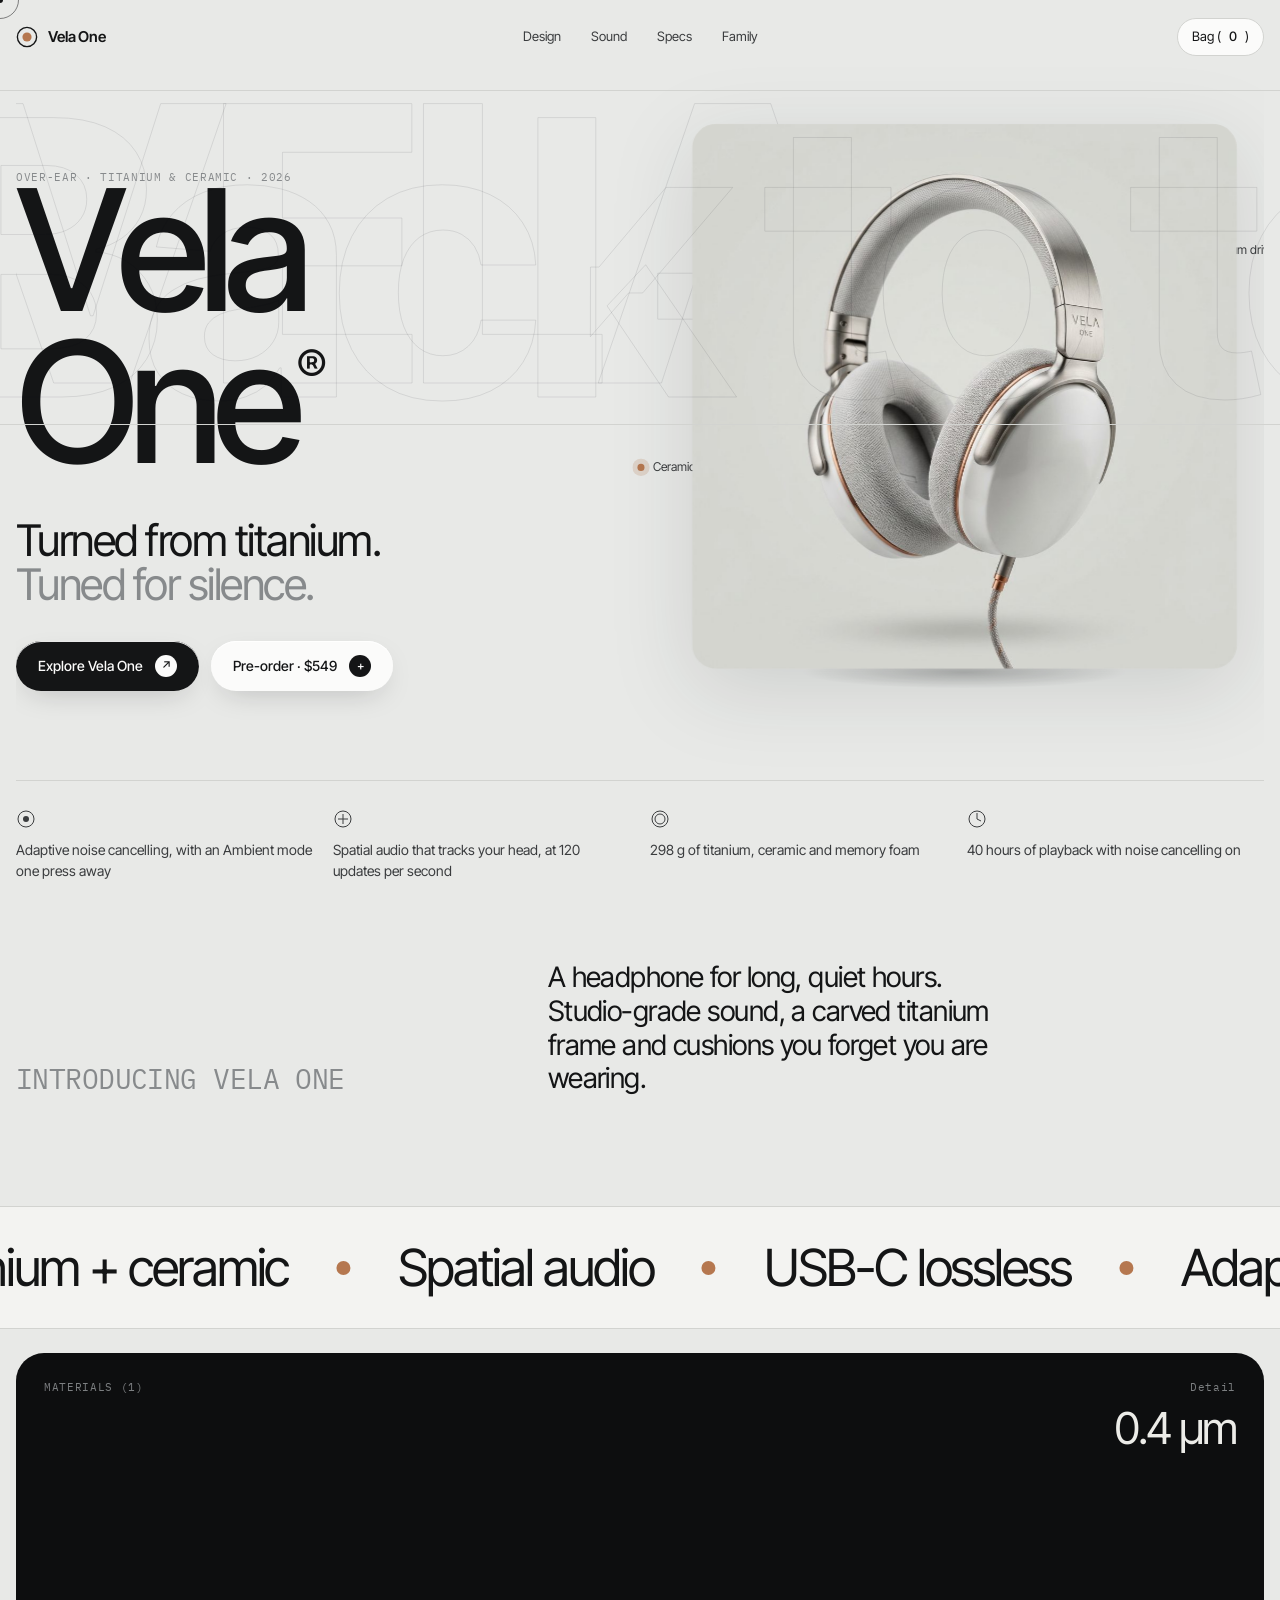
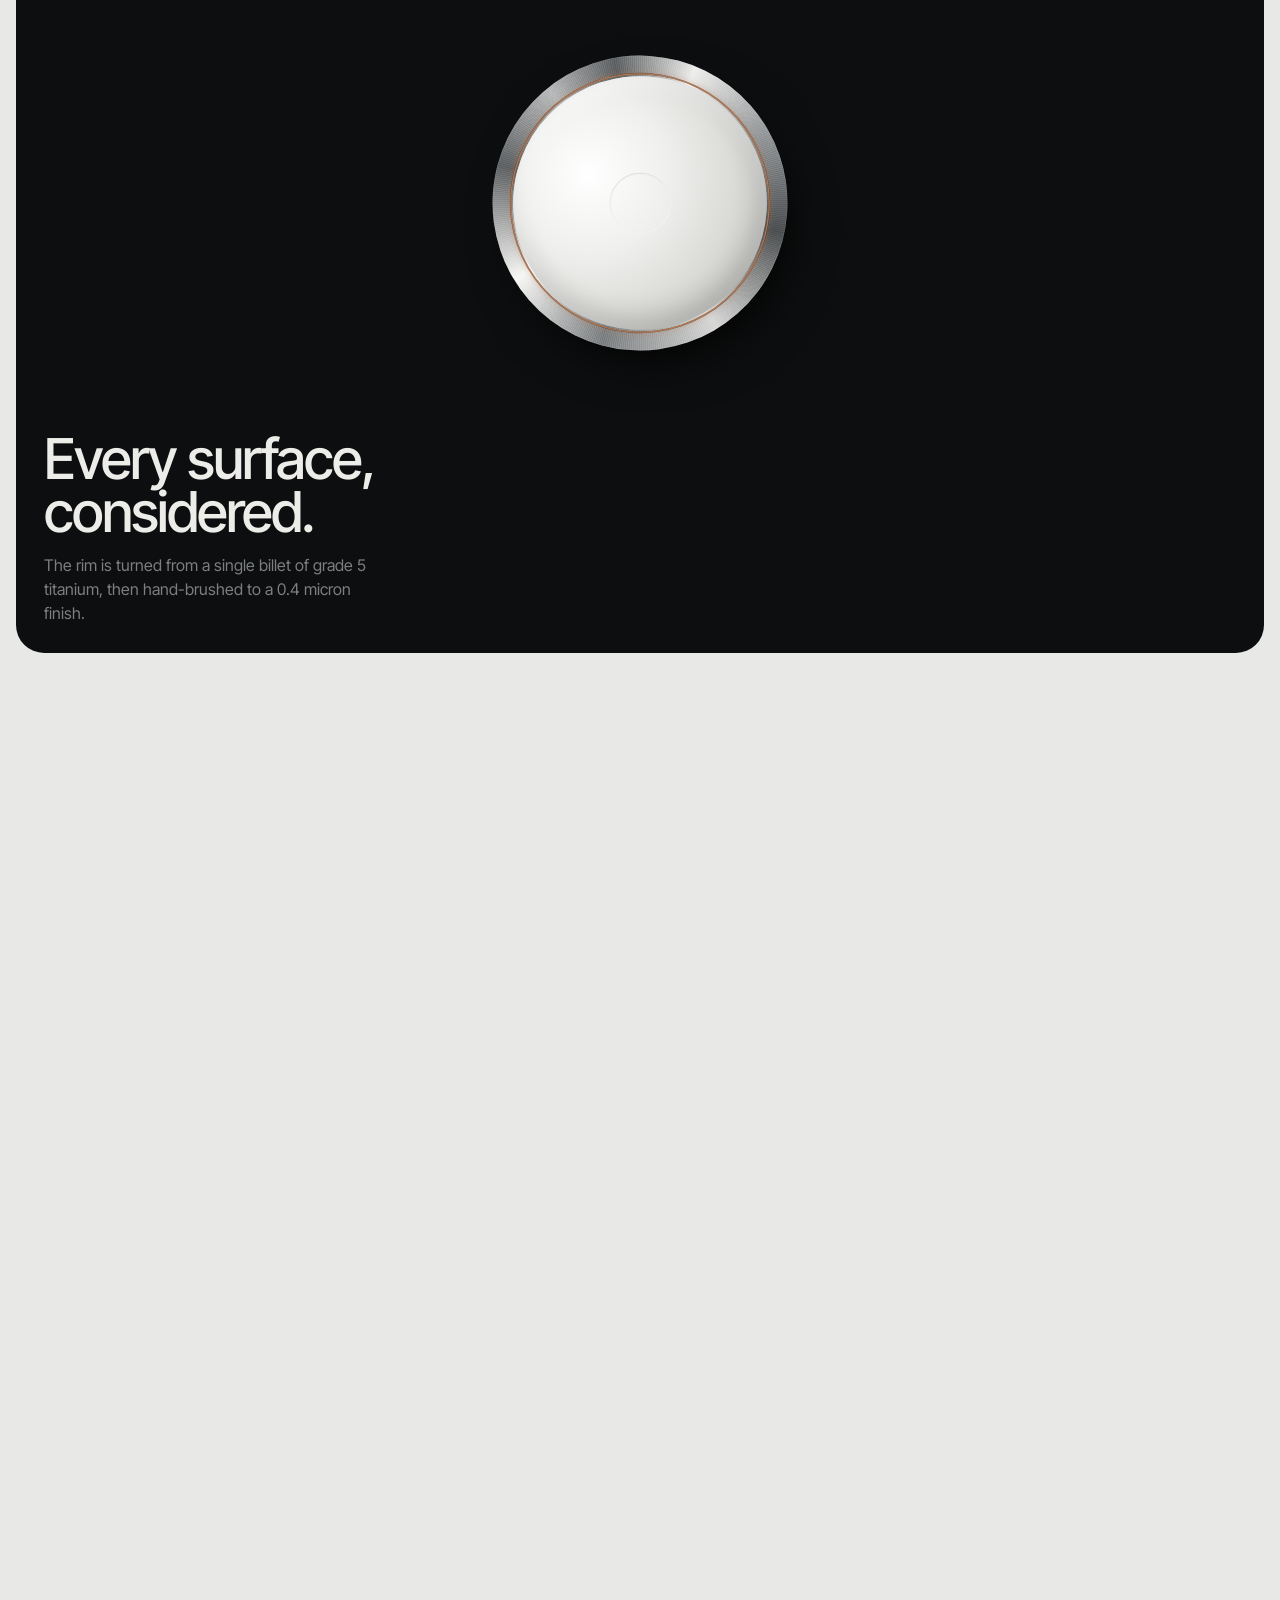
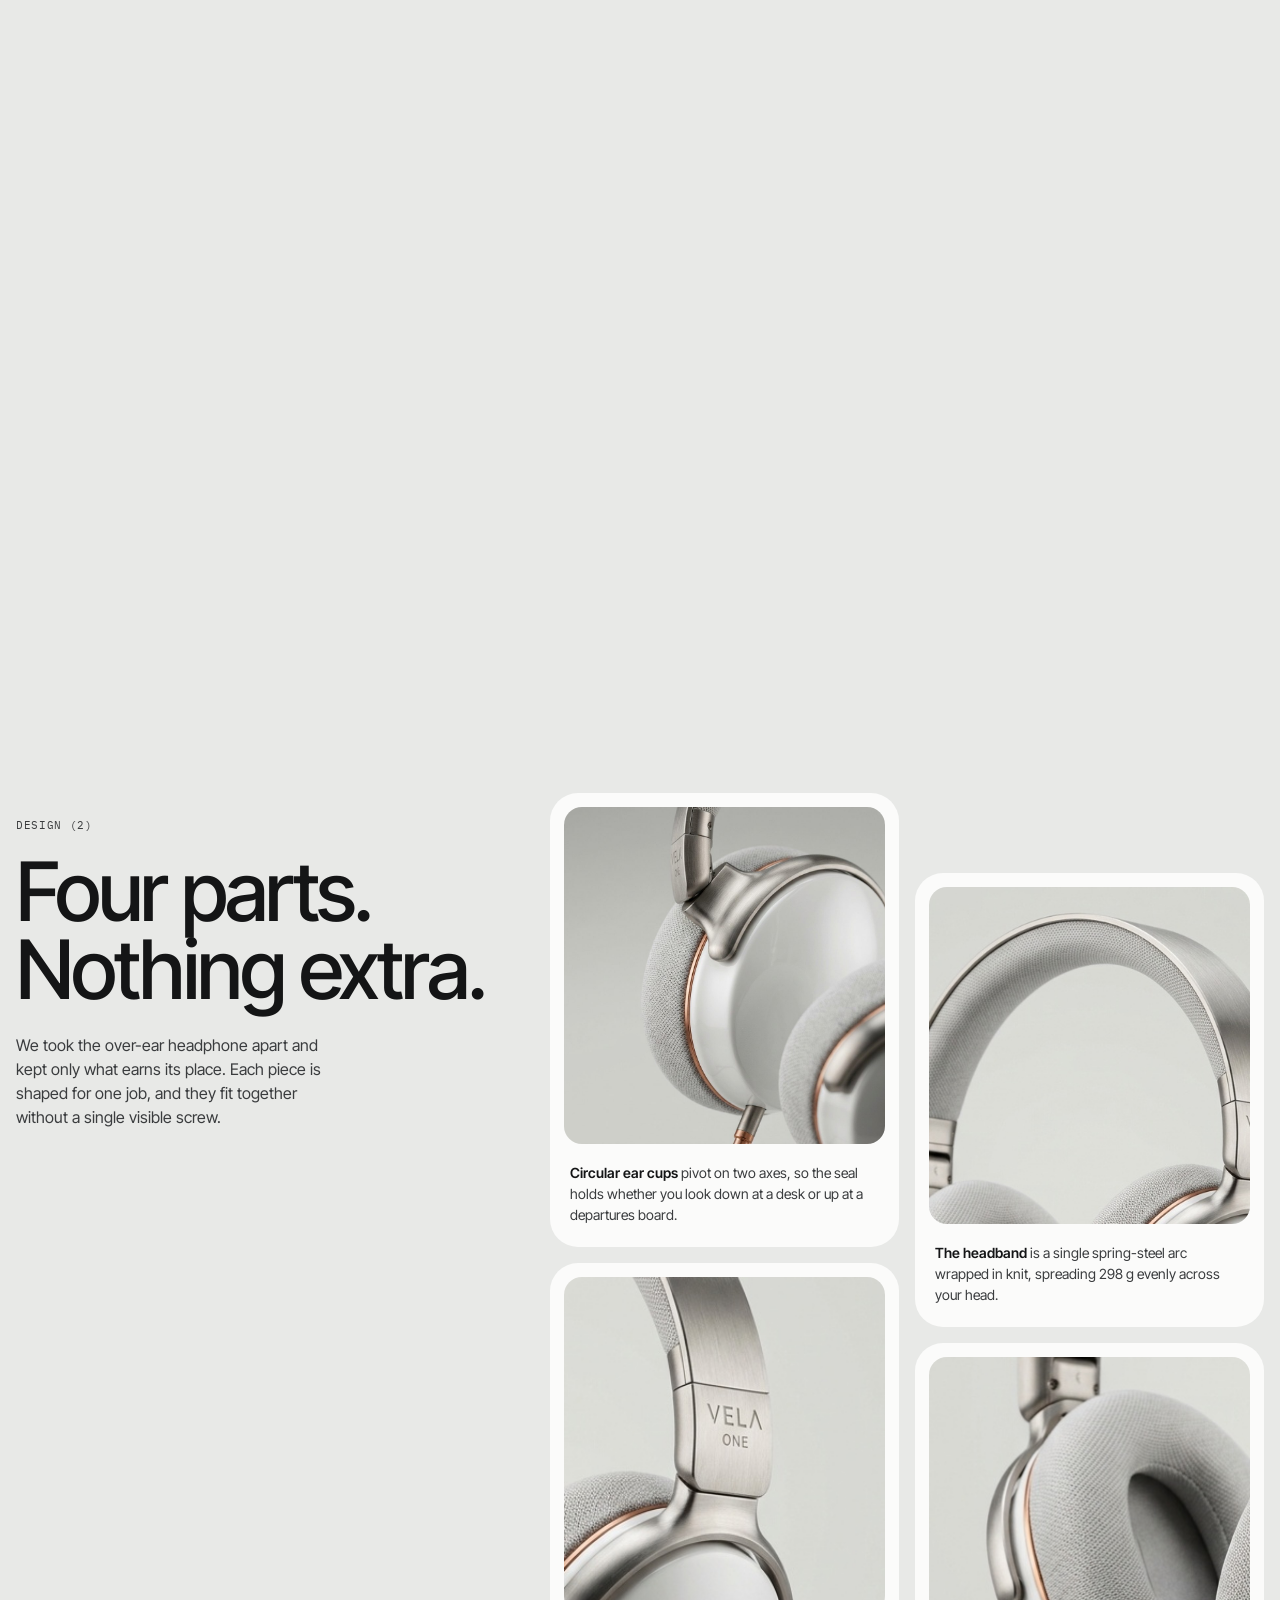
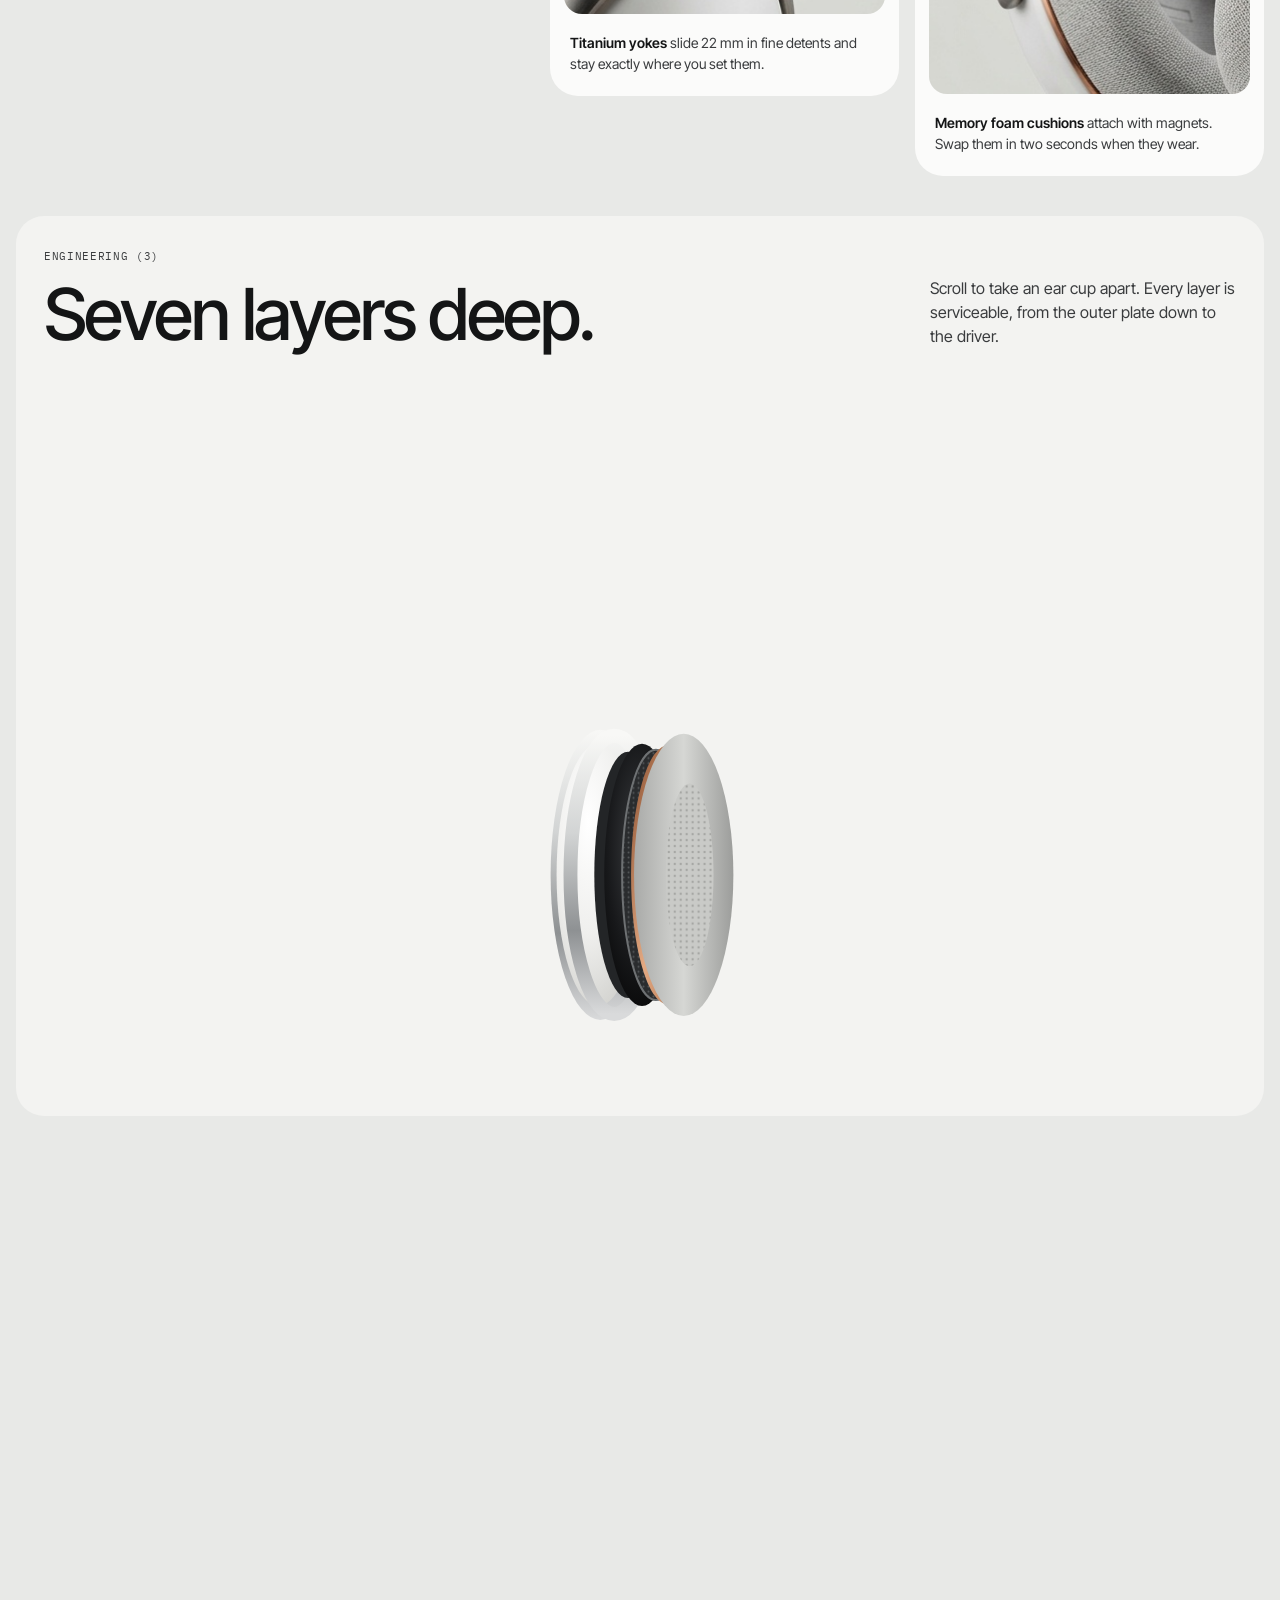
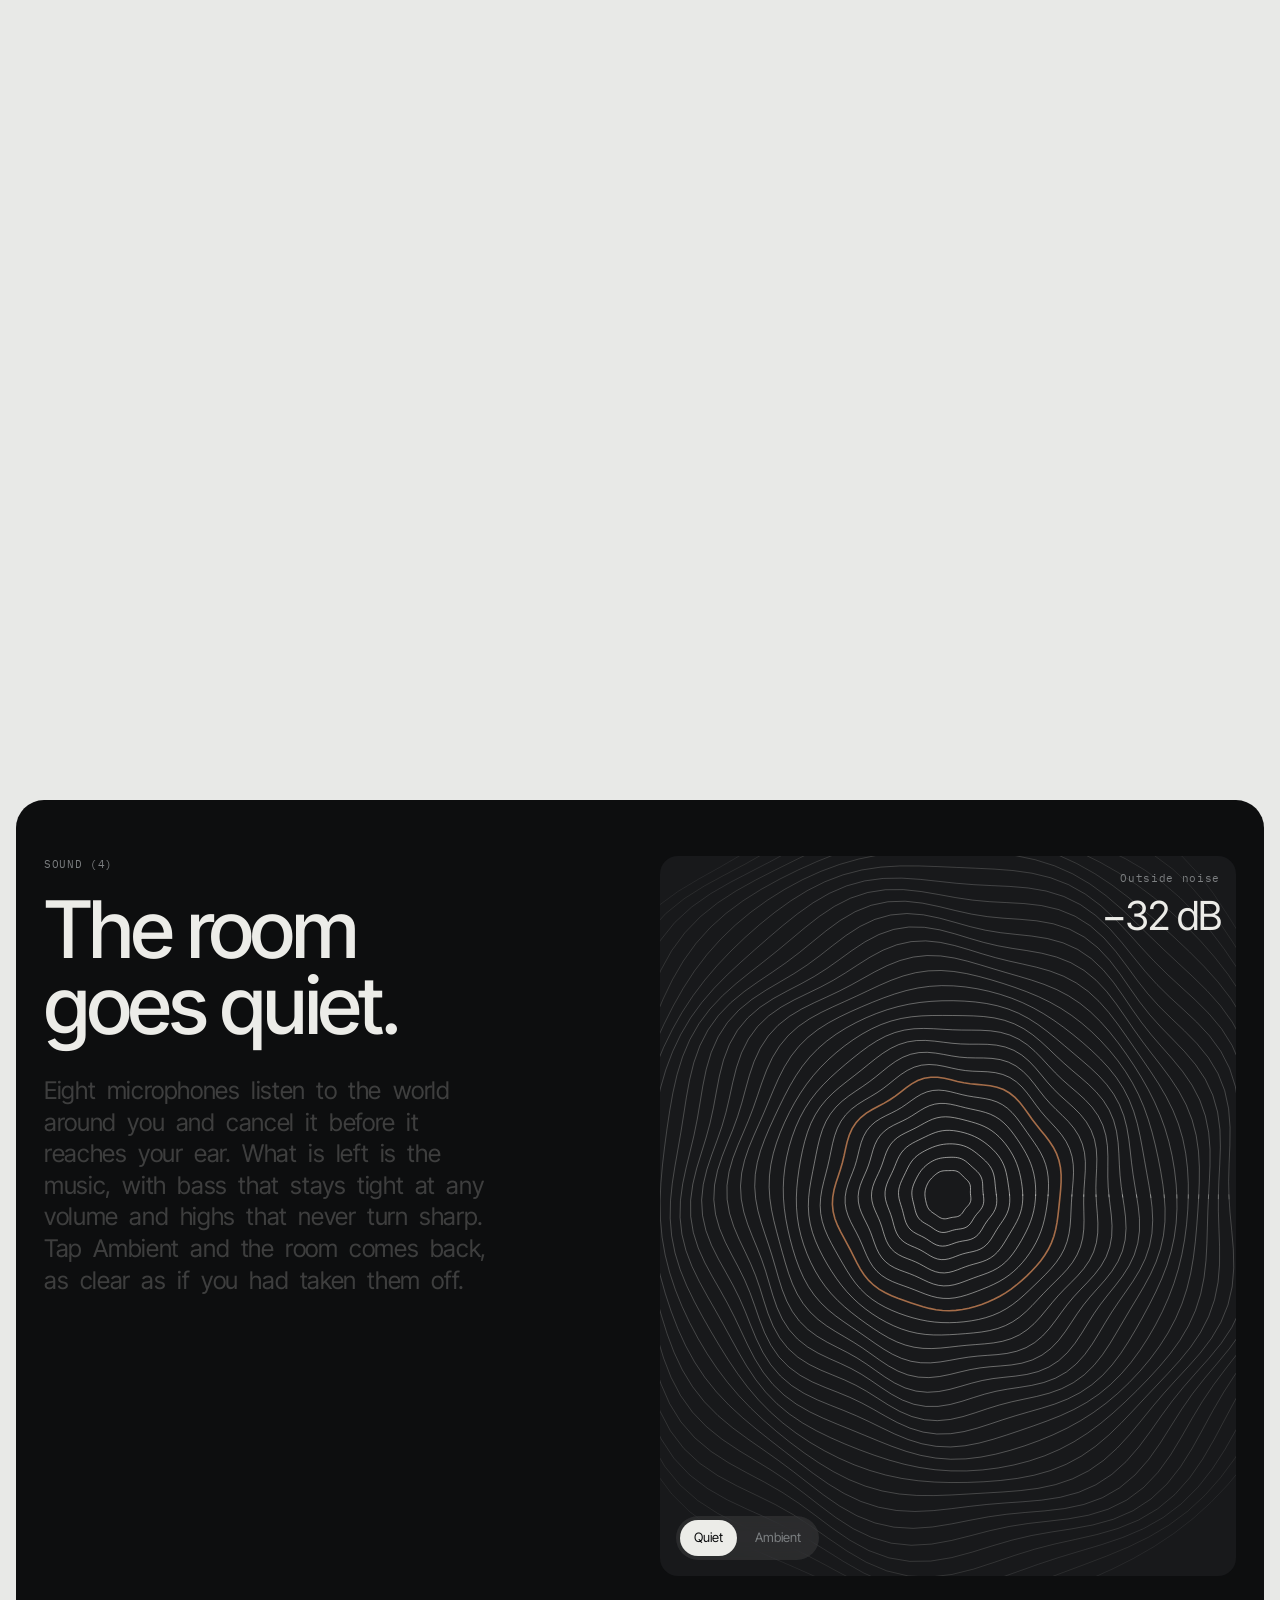
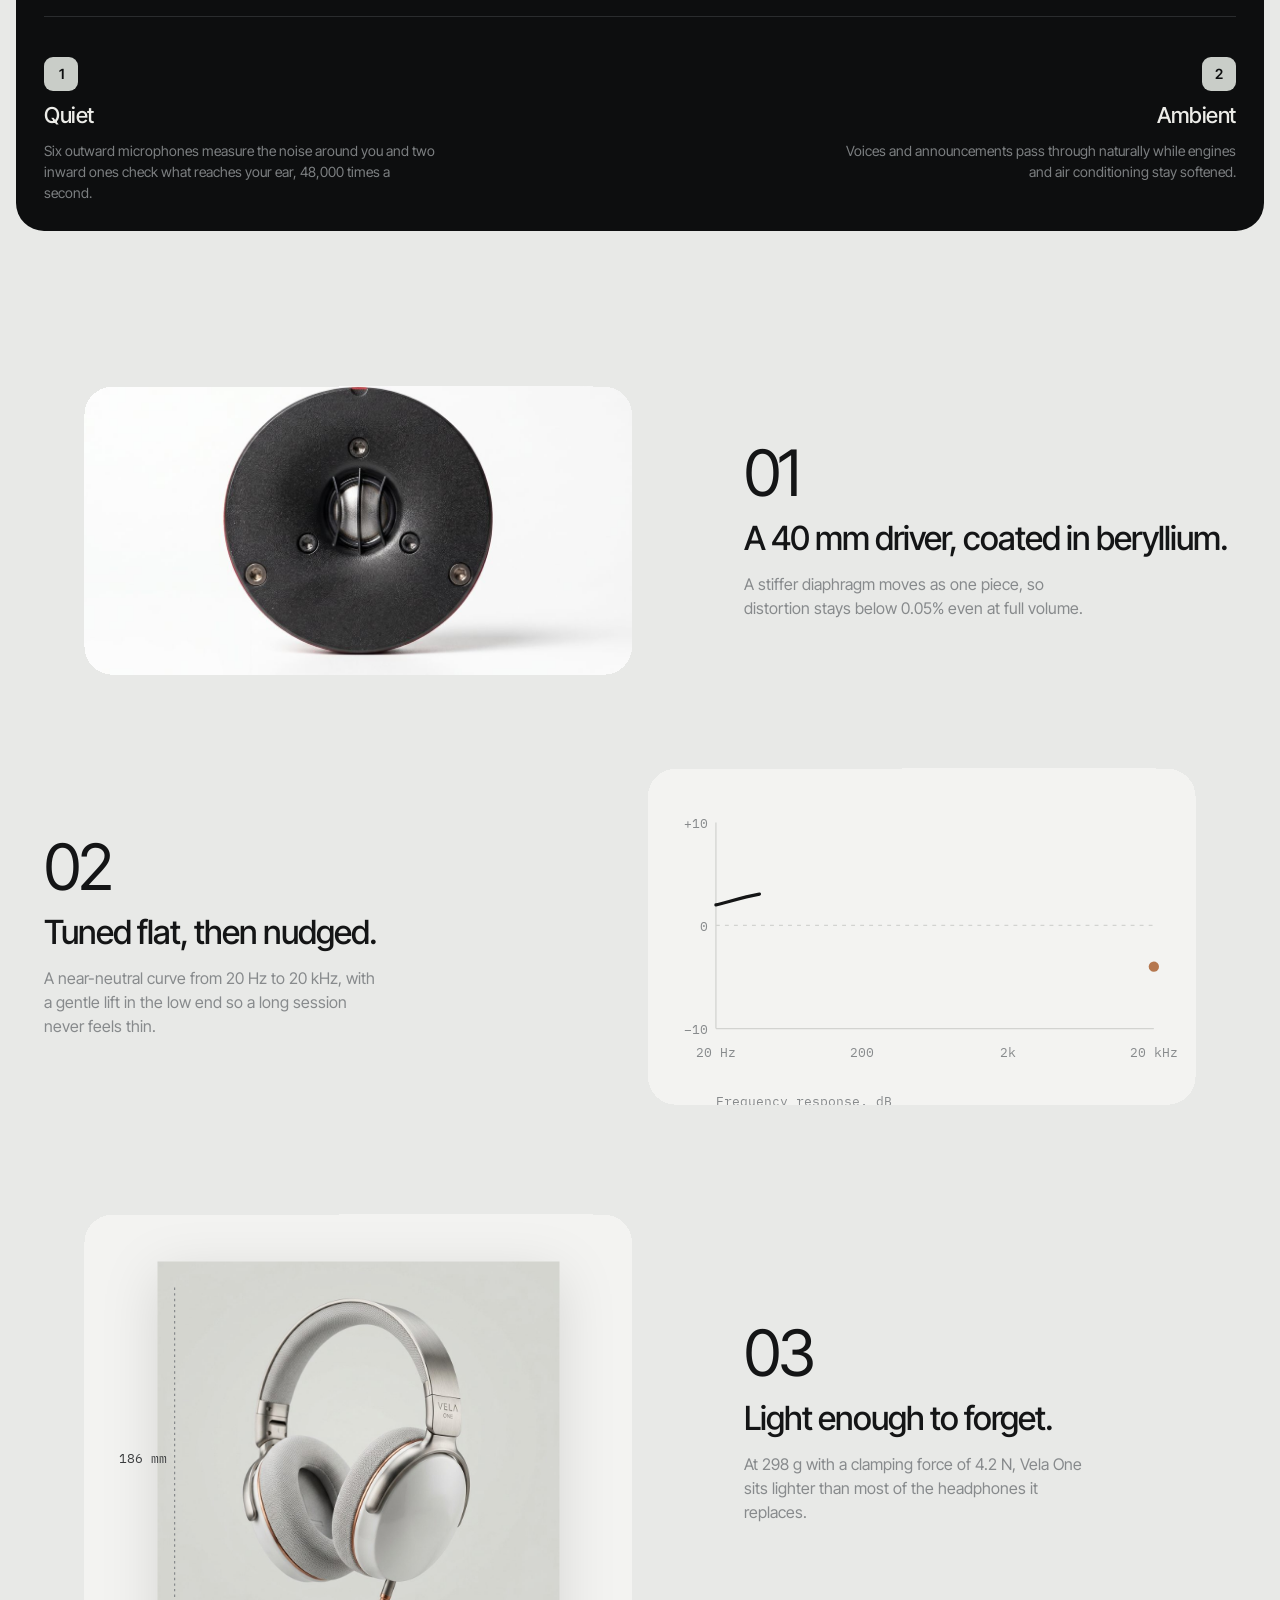
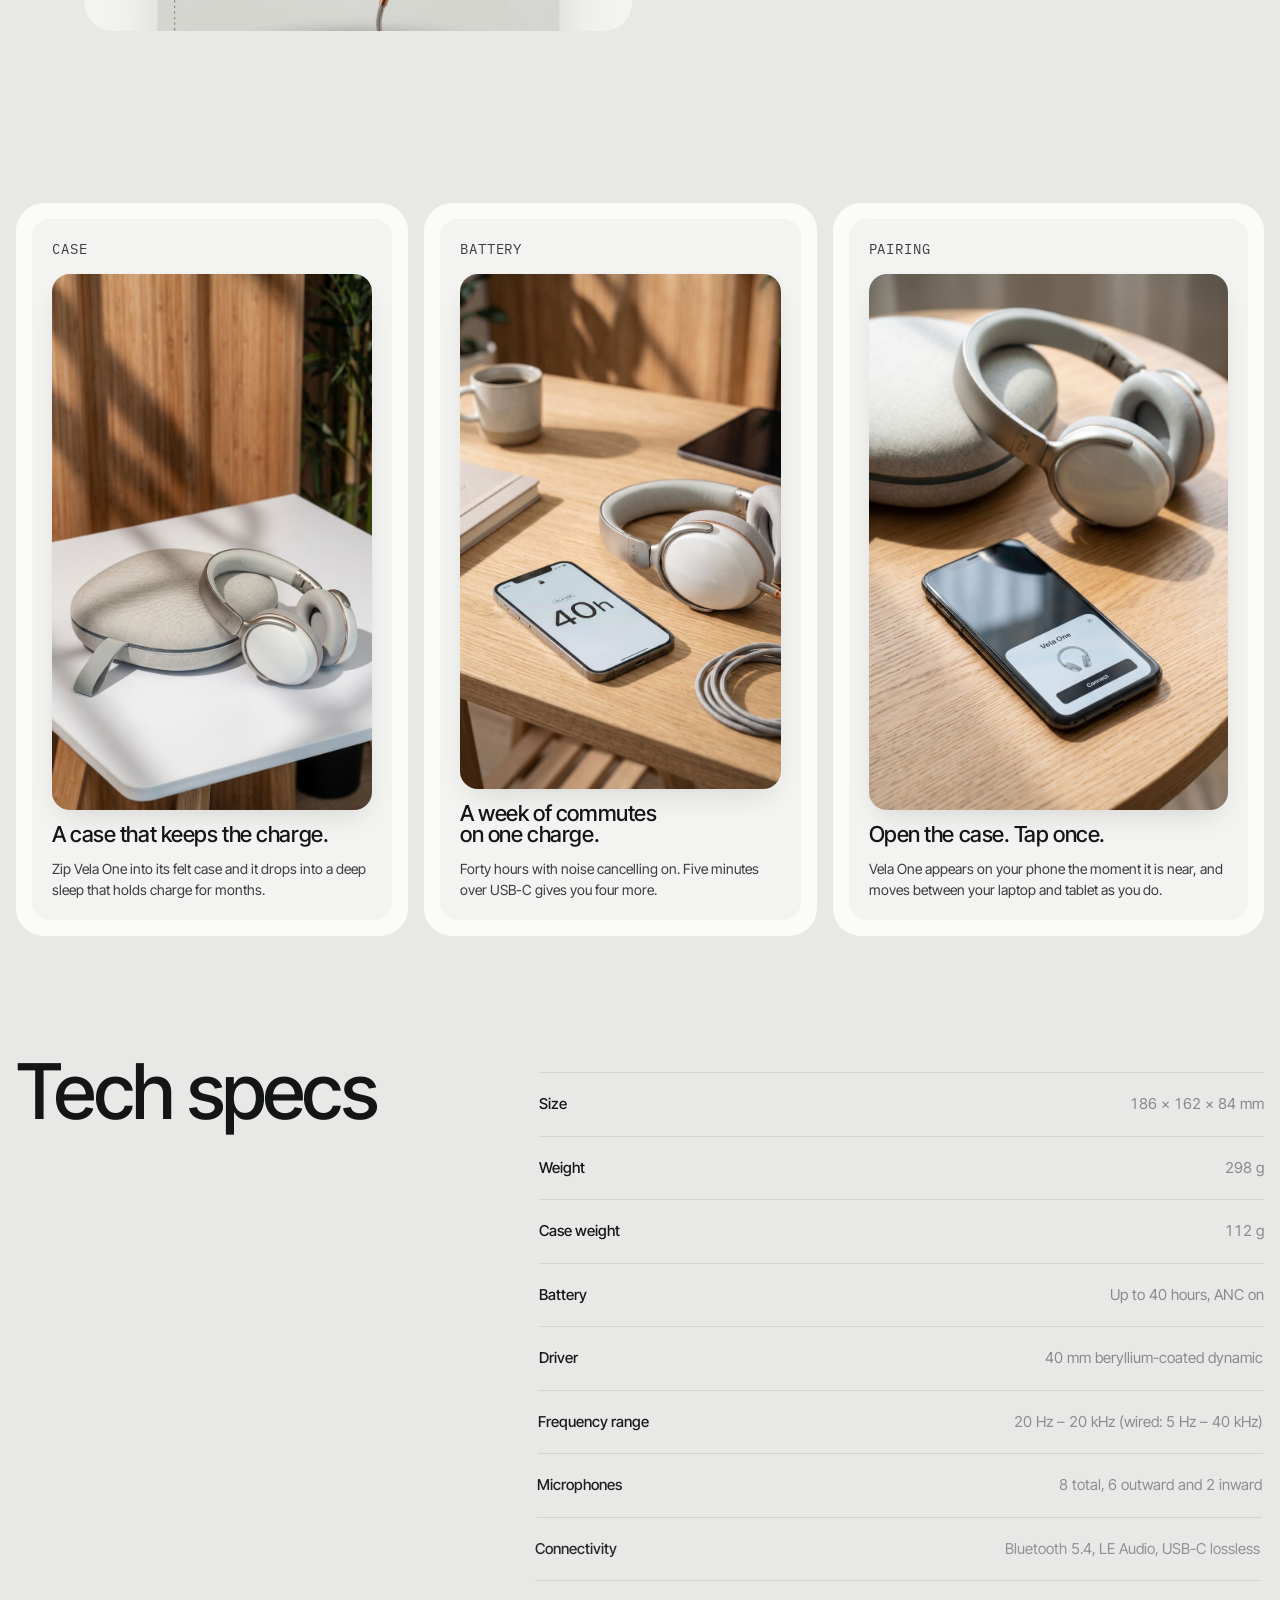
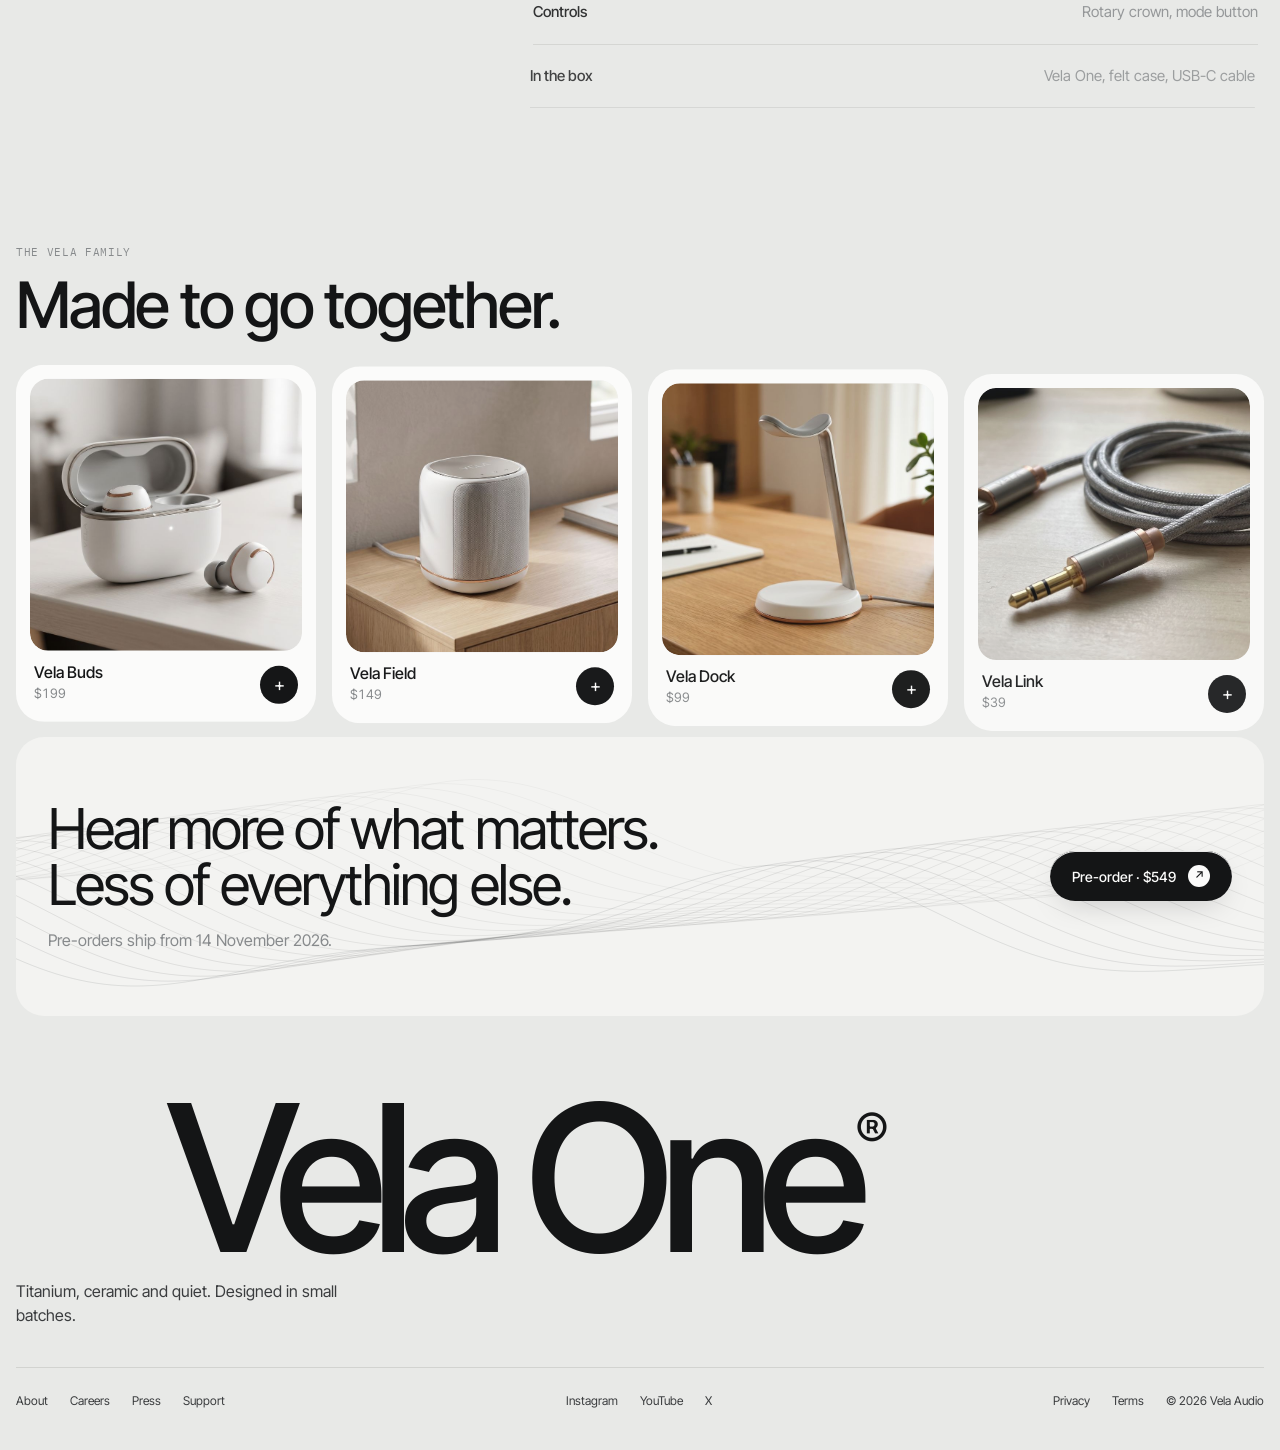
<file: veloa one/Vela One.html>
<!doctype html><html lang="en"><head><meta charset="utf-8"><meta name="viewport" content="width=device-width,initial-scale=1,viewport-fit=cover"><style>:root{color-scheme:light;box-sizing:border-box;padding-top:env(safe-area-inset-top,0px);padding-bottom:env(safe-area-inset-bottom,0px)}html{scroll-padding-top:env(safe-area-inset-top,0px)}body{margin:0;padding:0;font:14px -apple-system,BlinkMacSystemFont,sans-serif;background:#fff;color:#000}img{max-width:100%}[hidden]:not([hidden=until-found i]){display:none!important}</style>
<title>Vela One</title>
<link rel="icon" href="data:image/svg+xml,%3Csvg xmlns='http://www.w3.org/2000/svg' viewBox='0 0 64 64'%3E%3Crect width='64' height='64' rx='14' fill='%23141516'/%3E%3Cpath d='M20 20l12 26 12-26' fill='none' stroke='%23fff' stroke-width='5' stroke-linecap='round' stroke-linejoin='round'/%3E%3C/svg%3E">
<link rel="preconnect" href="https://fonts.googleapis.com">
<link rel="preconnect" href="https://fonts.gstatic.com" crossorigin>
<link rel="stylesheet" href="https://fonts.googleapis.com/css2?family=Inter+Tight:ital,wght@0,300;0,400;0,500;0,600;0,700;1,300&family=IBM+Plex+Mono:wght@400;500&display=swap">
<style>
/* Layout: gallery of soft grey panels; oversized grotesk headlines that the product overlaps; pinned scroll scenes for the cup, the exploded view and the sound field. */
:root{
  --bg:#E8E9E7;
  --paper:#F3F3F1;
  --white:#FBFBFA;
  --ink:#141516;
  --ink-2:#3A3C3E;
  --mute:#878A8C;
  --line:#D2D3D0;
  --night:#0D0E0F;
  --night-2:#18191B;
  --night-line:#2A2C2E;
  --on-night:#ECECE8;
  --on-night-mute:#7C7F81;
  --copper:#B5774F;
  --f-display:"Inter Tight", "Helvetica Neue", Helvetica, Arial, sans-serif;
  --f-body:"Inter Tight", "Helvetica Neue", Helvetica, Arial, sans-serif;
  --f-mono:"IBM Plex Mono", ui-monospace, "SFMono-Regular", Menlo, monospace;
  --r-lg:28px; --r-md:18px;
  --gut-l:max(16px, env(safe-area-inset-left, 0px));
  --gut-r:max(16px, env(safe-area-inset-right, 0px));
  color-scheme:light;
}
*,*::before,*::after{box-sizing:border-box}
html{-webkit-text-size-adjust:100%}
body{background:var(--bg);color:var(--ink);font-family:var(--f-body);font-size:16px;line-height:1.5;overflow-x:hidden;
  padding-left:var(--gut-l);padding-right:var(--gut-r)}
body::before{content:"";position:fixed;inset:0 0 auto;height:env(safe-area-inset-top,0px);z-index:60;background:var(--bg)}
a{color:inherit;text-decoration:none}
button{font:inherit;color:inherit;background:none;border:0;cursor:pointer}
:focus-visible{outline:2px solid var(--copper);outline-offset:3px;border-radius:6px}
h1,h2,h3{font-family:var(--f-display);font-weight:500;letter-spacing:-.035em;line-height:.95;margin:0;text-wrap:balance}
p{margin:0}
.mono{font-family:var(--f-mono);font-size:11px;letter-spacing:.06em;text-transform:uppercase;color:var(--mute)}
.wrap{max-width:1320px;margin-inline:auto}
.svgdefs{position:absolute;width:0;height:0;overflow:hidden}

/* progress + nav */
.progress{position:fixed;top:env(safe-area-inset-top,0px);left:0;right:0;height:2px;background:var(--ink);transform-origin:0 50%;transform:scaleX(0);z-index:70}
.nav{position:fixed;top:env(safe-area-inset-top,0px);left:0;right:0;z-index:50;padding-left:var(--gut-l);padding-right:var(--gut-r);
  transition:transform .5s cubic-bezier(.2,.7,.2,1), background .3s}
.nav.scrolled{background:color-mix(in srgb, var(--bg) 78%, transparent);backdrop-filter:blur(14px);-webkit-backdrop-filter:blur(14px)}
.nav.hide{transform:translateY(-110%)}
.nav-in{max-width:1320px;margin-inline:auto;display:grid;grid-template-columns:1fr auto 1fr;align-items:center;padding-block:18px;font-size:13px}
.brand{display:flex;align-items:center;gap:10px;font-weight:600;letter-spacing:-.01em;font-size:15px}
.brand svg{width:22px;height:22px}
.nav-links{display:flex;gap:30px}
.nav-links a{position:relative;color:var(--ink-2)}
.nav-links a::after{content:"";position:absolute;left:0;right:0;bottom:-4px;height:1px;background:var(--ink);transform:scaleX(0);transform-origin:right;transition:transform .4s}
.nav-links a:hover::after{transform:scaleX(1);transform-origin:left}
.bag{justify-self:end;display:flex;align-items:center;gap:8px;padding:8px 14px;border-radius:99px;border:1px solid var(--line);background:var(--white)}
.bag b{font-weight:500;font-variant-numeric:tabular-nums;display:inline-block}

/* buttons */
.btn{display:inline-flex;align-items:center;gap:12px;padding:14px 22px;border-radius:99px;background:var(--white);font-size:14px;font-weight:500;
  box-shadow:0 1px 0 rgba(255,255,255,.9) inset, 0 10px 30px -12px rgba(20,21,22,.25);transition:background .3s,color .3s}
.btn .arr{display:inline-grid;place-items:center;width:22px;height:22px;border-radius:50%;background:var(--ink);color:var(--white);font-size:12px;transition:transform .4s}
.btn:hover .arr{transform:rotate(-45deg)}
.btn.dark{background:var(--ink);color:var(--white)}
.btn.dark .arr{background:var(--white);color:var(--ink)}
.btn.ghost{background:transparent;box-shadow:inset 0 0 0 1px var(--line)}

/* hero */
html,body{overflow-x:clip}
.hero{position:relative;padding-top:120px;padding-bottom:40px;overflow-x:clip}
footer{overflow-x:clip}
.ghost{position:absolute;left:-2vw;top:90px;font-family:var(--f-display);font-weight:700;font-size:clamp(160px,30vw,460px);line-height:.8;letter-spacing:-.06em;
  color:transparent;-webkit-text-stroke:1px color-mix(in srgb,var(--ink) 9%,transparent);white-space:nowrap;pointer-events:none;user-select:none}
.hero-grid{position:relative;display:grid;grid-template-columns:1.05fr 1fr;gap:20px;align-items:center;min-height:620px}
.hero-title{font-size:clamp(76px,13.2vw,210px);font-weight:500;letter-spacing:-.06em;line-height:.84}
.hero-title .ln{display:block;overflow:hidden;padding-bottom:.06em}
.hero-title .ch{display:inline-block}
.hero-title sup{font-size:.28em;vertical-align:top;position:relative;top:.35em;margin-left:.05em;font-weight:400;letter-spacing:0}
.hero-sub{font-size:clamp(28px,3.4vw,48px);line-height:1.02;letter-spacing:-.035em;margin-top:28px;font-weight:400}
.hero-sub span{color:var(--mute)}
.hero-cta{display:flex;flex-wrap:wrap;gap:12px;margin-top:34px}
.hero-art{position:relative;aspect-ratio:1;max-width:100%;width:min(640px,100%);justify-self:center}
.hero-art svg{width:100%;height:100%;overflow:visible}
.hero-art .halo{position:absolute;inset:8%;border-radius:50%;background:radial-gradient(circle at 50% 45%, var(--white) 0%, transparent 62%);filter:blur(10px)}
.hero-art .hero-inner{position:relative;width:100%;height:100%;display:grid;place-items:center}
.hero-art .hshadow-svg{position:absolute;inset:0;width:100%;height:100%;pointer-events:none;z-index:1}
.hero-art .hfloat{position:relative;z-index:2;width:100%;height:100%;display:grid;place-items:center}
.hero-art .hero-img{width:90%;height:90%;object-fit:contain;filter:drop-shadow(0 20px 40px rgba(20,21,22,.12));border-radius:24px}
.tag{position:absolute;display:flex;align-items:center;gap:8px;font-size:12px;color:var(--ink-2);white-space:nowrap}
.tag i{width:7px;height:7px;border-radius:50%;background:var(--copper);box-shadow:0 0 0 5px color-mix(in srgb,var(--copper) 20%,transparent);animation:ping 2.4s infinite}
@keyframes ping{50%{box-shadow:0 0 0 9px color-mix(in srgb,var(--copper) 0%,transparent)}}
.tag.t1{left:-4%;top:58%}.tag.t2{right:-2%;top:22%}
.feats{display:grid;grid-template-columns:repeat(4,minmax(0,1fr));gap:20px;margin-top:40px;padding-top:28px;border-top:1px solid var(--line)}
.feat{display:flex;flex-direction:column;gap:10px;font-size:14px;color:var(--ink-2);min-width:0}
.feat svg{width:20px;height:20px}
.intro{display:grid;grid-template-columns:1fr 1.4fr;gap:20px;margin-top:80px;align-items:end}
.intro p{font-size:clamp(20px,2.2vw,30px);line-height:1.2;letter-spacing:-.02em;max-width:30ch}

/* marquee */
.marquee{overflow:hidden;margin-top:70px;margin-left:calc(-1*var(--gut-l));margin-right:calc(-1*var(--gut-r));border-block:1px solid var(--line);background:var(--paper)}
.mq-track{display:flex;width:max-content;padding-block:22px}
.mq-track span{font-size:clamp(28px,4vw,56px);letter-spacing:-.04em;padding-right:48px;display:flex;align-items:center;gap:48px;white-space:nowrap}
.mq-track span::after{content:"";width:14px;height:14px;border-radius:50%;background:var(--copper)}

/* macro (pinned) */
.macro{margin-top:24px}
.macro-panel{position:relative;height:100vh;min-height:560px;max-height:960px;border-radius:var(--r-lg);overflow:hidden;background:var(--night);color:var(--on-night)}
.macro-panel .mono{color:var(--on-night-mute);position:absolute;left:28px;top:26px;z-index:3}
.mcup{position:absolute;left:50%;top:50%;width:min(78vh,760px);aspect-ratio:1;max-width:120%;translate:-50% -50%}
.mrim,.mface,.mring,.mgrain{position:absolute;border-radius:50%}
.mrim{inset:0;background:conic-gradient(from 20deg,#5e6163,#eeeeec 9%,#9a9d9f 19%,#4d5052 31%,#d8d9d7 44%,#7c7f81 57%,#f7f7f5 69%,#5f6264 82%,#b8babb 92%,#5e6163);
  box-shadow:0 60px 120px -40px rgba(0,0,0,.9), inset 0 0 0 1px rgba(255,255,255,.2)}
.mgrain{inset:0;background:repeating-conic-gradient(rgba(255,255,255,.06) 0 .4deg, rgba(0,0,0,.05) .4deg .8deg);mix-blend-mode:overlay}
.mring{inset:6.4%;box-shadow:0 0 0 3px #b5774f, 0 0 0 4px rgba(0,0,0,.4), 0 0 18px 2px rgba(181,119,79,.45)}
.mface{inset:7%;background:radial-gradient(circle at 38% 30%,#ffffff 0%,#efefed 34%,#d4d4d1 70%,#b9b9b6 100%);
  box-shadow:inset 0 -30px 60px rgba(0,0,0,.18), inset 0 20px 40px rgba(255,255,255,.7)}
.mface::after{content:"";position:absolute;inset:38%;border-radius:50%;box-shadow:inset 0 2px 3px rgba(0,0,0,.12), 0 1px 0 rgba(255,255,255,.9)}
.mcaps{position:absolute;left:28px;bottom:28px;right:28px;z-index:3;display:grid}
.mcap{grid-area:1/1;max-width:420px}
.mcap h3{font-size:clamp(32px,4.4vw,64px);color:var(--on-night)}
.mcap p{color:var(--on-night-mute);margin-top:14px;max-width:38ch}
.mcap + .mcap{opacity:0}
.mstat{position:absolute;right:28px;top:26px;z-index:3;text-align:right;font-family:var(--f-mono);font-size:11px;color:var(--on-night-mute);letter-spacing:.06em}
.mstat b{display:block;font-family:var(--f-display);font-size:44px;letter-spacing:-.04em;color:var(--on-night);font-weight:400;font-variant-numeric:tabular-nums}

/* design */
.section{padding-block:120px}
.design{display:grid;grid-template-columns:.9fr 1.3fr;gap:40px;align-items:start}
.design-head{position:sticky;top:110px}
.design-head h2{font-size:clamp(48px,6.4vw,104px)}
.design-head p{margin-top:24px;max-width:36ch;color:var(--ink-2)}
.dgrid{display:grid;grid-template-columns:1fr 1fr;gap:16px}
.dcard{background:var(--white);border-radius:var(--r-lg);padding:14px 14px 22px;display:flex;flex-direction:column;gap:18px;min-width:0}
.dcard:nth-child(even){transform:translateY(80px)}
.dcard .vis{aspect-ratio:1/1.05;border-radius:var(--r-md);background:linear-gradient(160deg,#f1f1ef,#dfe0dd);display:grid;place-items:center;overflow:hidden}
.dcard .vis svg{width:86%;height:86%;transition:transform 1.2s cubic-bezier(.2,.7,.2,1)}
.dcard .vis img{width:100%;height:100%;object-fit:cover;transition:transform 1.2s cubic-bezier(.2,.7,.2,1)}
.dcard:hover .vis svg, .dcard:hover .vis img{transform:scale(1.07) rotate(-2deg)}
.dcard.dark .vis{background:radial-gradient(circle at 50% 40%,#2c2e30,#0d0e0f)}
.dcard p{font-size:14px;color:var(--ink-2);padding-inline:6px}
.dcard p b{color:var(--ink);font-weight:600}

/* exploded */
.xp-panel{position:relative;height:100vh;min-height:560px;max-height:900px;border-radius:var(--r-lg);background:var(--paper);overflow:hidden;display:flex;flex-direction:column;justify-content:space-between;padding:32px 28px}
.xp-top{display:flex;justify-content:space-between;gap:20px;align-items:flex-end;flex-wrap:wrap}
.xp-top h2{font-size:clamp(40px,5.6vw,88px)}
.xp-top p{max-width:34ch;color:var(--ink-2)}
.xp-svg{width:100%;height:auto;max-height:58vh;overflow:visible}
.xp-label{font-family:var(--f-mono);font-size:15px;fill:var(--ink-2);letter-spacing:.04em}
.xp-label.n{fill:var(--copper)}
.xp-legend{display:none}

/* sound (dark) */
.sound{background:var(--night);color:var(--on-night);border-radius:var(--r-lg);padding:56px 28px 28px;margin-top:24px;display:grid;grid-template-columns:1fr 1fr;gap:40px}
.sound .mono{color:var(--on-night-mute)}
.sound h2{font-size:clamp(48px,6.2vw,100px);margin-top:20px}
.reveal-words{font-size:clamp(20px,1.9vw,26px);line-height:1.3;letter-spacing:-.015em;margin-top:32px;max-width:32ch}
.reveal-words .w{display:inline-block;margin-right:.24em}
.field{position:relative;border-radius:var(--r-md);overflow:hidden;background:var(--night-2);min-height:460px;aspect-ratio:4/5;max-width:100%}
.field canvas{position:absolute;inset:0;width:100%;height:100%}
.field .toggle{position:absolute;left:16px;bottom:16px;display:flex;gap:4px;padding:4px;border-radius:99px;background:rgba(255,255,255,.08);backdrop-filter:blur(8px);font-size:13px}
.field .toggle button{padding:8px 14px;border-radius:99px;color:var(--on-night-mute);transition:background .3s,color .3s}
.field .toggle button[aria-pressed="true"]{background:var(--on-night);color:var(--night)}
.field .db{position:absolute;right:16px;top:14px;text-align:right;font-family:var(--f-mono);font-size:11px;color:var(--on-night-mute);letter-spacing:.06em}
.field .db b{display:block;font-family:var(--f-display);font-weight:400;font-size:40px;color:var(--on-night);letter-spacing:-.04em;font-variant-numeric:tabular-nums}
.modes{grid-column:1/-1;display:grid;grid-template-columns:1fr 1fr;gap:40px;padding-top:40px;border-top:1px solid var(--night-line)}
.mode{display:flex;flex-direction:column;gap:14px;max-width:44ch}
.mode:nth-child(2){justify-self:end;text-align:right;align-items:flex-end}
.badge{width:34px;height:34px;border-radius:9px;display:grid;place-items:center;background:#c9cdc8;color:var(--night);font-size:14px;font-weight:600}
.mode h3{font-size:22px;letter-spacing:-.02em;font-weight:500}
.mode p{color:var(--on-night-mute);font-size:14px}

/* rows */
.rows{display:flex;flex-direction:column;gap:16px}
.row{display:grid;grid-template-columns:1.25fr 1fr;gap:16px;align-items:stretch}
.row.flip{grid-template-columns:1fr 1.25fr}
.row.flip .row-vis{order:2}
.row-vis{border-radius:var(--r-lg);background:var(--paper);min-height:360px;display:grid;place-items:center;overflow:hidden;position:relative}
.row-vis svg{width:min(88%,560px);height:auto;overflow:visible}
.row-txt{padding:36px 28px;display:flex;flex-direction:column;justify-content:center;gap:16px;min-width:0}
.row-txt .num{font-size:clamp(48px,5vw,72px);letter-spacing:-.05em;line-height:1;font-weight:400}
.row-txt h3{font-size:clamp(26px,2.6vw,38px);letter-spacing:-.03em;line-height:1.05;font-weight:500}
.row-txt p{color:var(--mute);max-width:38ch}
.driver-pulse{transform-box:fill-box;transform-origin:center;animation:pulse 1.8s ease-in-out infinite}
@keyframes pulse{50%{transform:scale(1.06)}}
.axis{font-family:var(--f-mono);font-size:10px;fill:var(--mute)}

/* bento */
.bento{display:grid;grid-template-columns:1fr 1fr 1.1fr;gap:16px}
.bcard{background:var(--white);border-radius:var(--r-lg);padding:16px;display:flex;flex-direction:column;gap:16px;min-width:0}
.bcard .in{background:var(--paper);border-radius:var(--r-md);padding:20px;flex:1;display:flex;flex-direction:column;gap:14px;min-height:420px}
.bcard .in .mono{color:var(--ink-2)}
.bcard h3{font-size:22px;letter-spacing:-.02em;font-weight:500}
.bcard p{font-size:14px;color:var(--ink-2)}
.case-vis{flex:1;display:grid;place-items:center}
.case-vis svg{width:92%;height:auto;overflow:visible}
.case-vis img{width:100%;height:100%;min-height:240px;object-fit:cover;border-radius:var(--r-md);box-shadow:0 12px 30px -10px rgba(20,21,22,.15)}
.big40{font-size:clamp(160px,17vw,260px);font-weight:500;letter-spacing:-.08em;line-height:.8;flex:1;display:flex;align-items:center;font-variant-numeric:tabular-nums}
.big40 small{font-size:.16em;letter-spacing:0;font-weight:400;margin-left:12px;align-self:flex-end;margin-bottom:.6em;color:var(--mute)}
.phone{width:min(230px,70%);aspect-ratio:9/19;margin:6px auto 0;border-radius:36px;background:#1b1c1e;padding:7px;box-shadow:0 30px 60px -30px rgba(0,0,0,.45),inset 0 0 0 1.5px #3a3c3e}
.screen{position:relative;height:100%;border-radius:30px;overflow:hidden;background:linear-gradient(170deg,#d9dbd8,#b9bcb9 45%,#8f9390)}
.screen .hole{position:absolute;left:50%;top:9px;width:11px;height:11px;border-radius:50%;background:#111;translate:-50% 0}
.apps{position:absolute;left:12px;right:12px;top:42px;display:grid;grid-template-columns:repeat(4,1fr);gap:10px}
.apps i{aspect-ratio:1;border-radius:11px;background:rgba(255,255,255,.55)}
.apps i:nth-child(3n){background:rgba(20,21,22,.18)}
.apps i:nth-child(5n){background:rgba(181,119,79,.45)}
.sheet{position:absolute;left:7px;right:7px;bottom:7px;border-radius:24px;background:rgba(251,251,250,.96);padding:12px 12px 12px;display:flex;flex-direction:column;align-items:center;gap:4px;box-shadow:0 -10px 30px rgba(0,0,0,.15)}
.sheet .t{font-size:12px;font-weight:600}
.sheet .s{font-size:10px;color:var(--mute)}
.sheet svg{width:72%;height:auto}
.sheet .c{width:100%;text-align:center;padding:8px;border-radius:12px;background:var(--ink);color:var(--white);font-size:11px;font-weight:500}

/* specs */
.specs{display:grid;grid-template-columns:.8fr 1.2fr;gap:40px;align-items:start}
.specs h2{font-size:clamp(48px,6vw,96px);position:sticky;top:110px}
.spec-list{display:flex;flex-direction:column;border-top:1px solid var(--line)}
.spec{display:grid;grid-template-columns:1fr 1.3fr;gap:20px;padding-block:20px;border-bottom:1px solid var(--line);font-size:15px}
.spec dt{font-weight:500}
.spec dd{margin:0;color:var(--mute);text-align:right;font-variant-numeric:tabular-nums}

/* family */
.family-head{display:flex;justify-content:space-between;align-items:flex-end;gap:20px;flex-wrap:wrap;margin-bottom:28px}
.family-head h2{font-size:clamp(40px,5vw,76px)}
.family{display:grid;grid-template-columns:repeat(4,minmax(0,1fr));gap:16px}
.prod{background:var(--white);border-radius:var(--r-lg);padding:14px 14px 18px;display:flex;flex-direction:column;gap:14px;transform-style:preserve-3d;will-change:transform;min-width:0}
.prod .vis{aspect-ratio:1;border-radius:var(--r-md);background:var(--paper);display:grid;place-items:center;overflow:hidden}
.prod .vis svg{width:84%;height:auto;transition:transform .8s cubic-bezier(.2,.7,.2,1)}
.prod .vis img{width:100%;height:100%;object-fit:cover;border-radius:var(--r-md);transition:transform .8s cubic-bezier(.2,.7,.2,1)}
.prod:hover .vis svg, .prod:hover .vis img{transform:translateY(-8px) scale(1.05)}
.prod .meta{display:flex;justify-content:space-between;align-items:center;gap:10px;padding-inline:4px}
.prod .meta div{min-width:0}
.prod h3{font-size:16px;letter-spacing:-.01em;font-weight:500}
.prod .price{font-size:13px;color:var(--mute);font-variant-numeric:tabular-nums}
.add{width:38px;height:38px;flex:none;border-radius:50%;background:var(--ink);color:var(--white);display:grid;place-items:center;font-size:18px;transition:transform .3s}
.add:hover{transform:rotate(90deg)}

/* cta */
.cta{position:relative;border-radius:var(--r-lg);overflow:hidden;background:var(--paper);padding:64px 32px;display:flex;justify-content:space-between;align-items:center;gap:28px;flex-wrap:wrap}
.cta canvas{position:absolute;inset:0;width:100%;height:100%}
.cta > *:not(canvas){position:relative}
.cta h2{font-size:clamp(34px,4.4vw,64px);font-weight:400;line-height:1}
.cta p{margin-top:14px;color:var(--mute)}

/* footer */
footer{padding-block:80px 40px}
.foot-big{font-size:clamp(72px,16vw,260px);letter-spacing:-.07em;line-height:.8;font-weight:500;white-space:nowrap}
.foot-big sup{font-size:.25em;vertical-align:top;position:relative;top:.3em;font-weight:400}
.foot-row{display:flex;justify-content:space-between;gap:20px;flex-wrap:wrap;margin-top:40px;padding-top:24px;border-top:1px solid var(--line);font-size:12px;color:var(--ink-2)}
.foot-row nav{display:flex;gap:22px;flex-wrap:wrap}

/* cursor + toast */
.cur,.cur-dot{position:fixed;left:0;top:0;pointer-events:none;z-index:90;border-radius:50%;translate:-50% -50%}
.cur{width:38px;height:38px;border:1px solid color-mix(in srgb,var(--ink) 50%,transparent);transition:width .35s,height .35s,background .35s,border-color .35s}
.cur.on{width:76px;height:76px;background:color-mix(in srgb,var(--white) 50%,transparent);border-color:transparent;backdrop-filter:blur(2px)}
.cur-dot{width:6px;height:6px;background:var(--ink)}
.cur,.cur-dot{display:none}
@media (pointer:fine){.cur,.cur-dot{display:block}}
.toast{position:fixed;left:50%;bottom:calc(24px + env(safe-area-inset-bottom,0px));translate:-50% 0;z-index:80;background:var(--ink);color:var(--white);padding:12px 18px;border-radius:99px;font-size:13px;
  opacity:0;transform:translateY(20px);transition:opacity .35s,transform .35s;pointer-events:none;white-space:nowrap}
.toast.show{opacity:1;transform:none}

/* responsive */
@media (max-width:980px){
  .nav-links{display:none}
  .nav-in{grid-template-columns:1fr auto}
  .hero-grid{grid-template-columns:1fr;min-height:0}
  .hero-art{width:min(560px,100%);margin-top:-20px}
  .feats{grid-template-columns:1fr 1fr}
  .intro{grid-template-columns:1fr}
  .design,.specs{grid-template-columns:1fr}
  .design-head,.specs h2{position:static}
  .sound{grid-template-columns:1fr}
  .bento{grid-template-columns:1fr 1fr}
  .bento .bcard:last-child{grid-column:1/-1}
  .family{grid-template-columns:1fr 1fr}
  .row,.row.flip{grid-template-columns:1fr}
  .row.flip .row-vis{order:0}
}
@media (max-width:620px){
  .hero{padding-top:96px}
  .tag{display:none}
  .dgrid{grid-template-columns:1fr 1fr;gap:10px}
  .dcard:nth-child(even){transform:translateY(40px)}
  .bento{grid-template-columns:1fr}
  .bcard .in{min-height:360px}
  .modes{grid-template-columns:1fr}
  .mode:nth-child(2){justify-self:start;text-align:left;align-items:flex-start}
  .xp-label{display:none}
  .xp-legend{display:grid;grid-template-columns:1fr 1fr;gap:6px 16px;font-family:var(--f-mono);font-size:11px;color:var(--ink-2);padding:0;margin:0;list-style:none}
  .xp-legend li b{color:var(--copper);font-weight:500;margin-right:6px}
  .spec{grid-template-columns:1fr;gap:4px}
  .spec dd{text-align:left}
  .macro-panel .mono,.mcaps{left:20px;right:20px}
  .mstat{right:20px}
  .section{padding-block:80px}
  .family{gap:10px}
  .prod{padding:10px 10px 14px}
}
@media (prefers-reduced-motion:reduce){
  *{animation:none!important;transition:none!important}
  .cur,.cur-dot{display:none!important}
}
  </style>
</head><body>

<!-- Shared drawing parts: gradients and the Vela One headphone, drawn once and reused -->
<svg class="svgdefs" aria-hidden="true" focusable="false">
  <defs>
    <linearGradient id="gTiV" x1="0" y1="0" x2="0" y2="1">
      <stop offset="0" stop-color="#F8F8F6"/><stop offset=".35" stop-color="#D2D4D4"/><stop offset=".7" stop-color="#8E9193"/><stop offset="1" stop-color="#D9DADB"/>
    </linearGradient>
    <linearGradient id="gTiH" x1="0" y1="0" x2="1" y2="0">
      <stop offset="0" stop-color="#7A7D7F"/><stop offset=".45" stop-color="#F4F4F2"/><stop offset=".7" stop-color="#A8AAAC"/><stop offset="1" stop-color="#696C6E"/>
    </linearGradient>
    <radialGradient id="gCeramic" cx=".38" cy=".3" r=".85">
      <stop offset="0" stop-color="#FFFFFF"/><stop offset=".5" stop-color="#EFEFED"/><stop offset="1" stop-color="#CACAC6"/>
    </radialGradient>
    <linearGradient id="gCushion" x1="0" y1="0" x2="1" y2="0">
      <stop offset="0" stop-color="#A9AAA8"/><stop offset=".5" stop-color="#D6D7D4"/><stop offset="1" stop-color="#9C9D9B"/>
    </linearGradient>
    <linearGradient id="gShell" x1="0" y1="0" x2="1" y2="0">
      <stop offset="0" stop-color="#6E7173"/><stop offset=".5" stop-color="#CDCFD0"/><stop offset="1" stop-color="#7B7E80"/>
    </linearGradient>
    <linearGradient id="gBand" x1="0" y1="0" x2="0" y2="1">
      <stop offset="0" stop-color="#4A4C4F"/><stop offset="1" stop-color="#1C1D1F"/>
    </linearGradient>
    <linearGradient id="gPad" x1="0" y1="0" x2="0" y2="1">
      <stop offset="0" stop-color="#DCDDDA"/><stop offset="1" stop-color="#B3B4B1"/>
    </linearGradient>
    <linearGradient id="gCopper" x1="0" y1="0" x2="1" y2="1">
      <stop offset="0" stop-color="#8E5434"/><stop offset=".5" stop-color="#E3A982"/><stop offset="1" stop-color="#9B5E3B"/>
    </linearGradient>
    <radialGradient id="gShadow" cx=".5" cy=".5" r=".5">
      <stop offset="0" stop-color="#141516" stop-opacity=".35"/><stop offset="1" stop-color="#141516" stop-opacity="0"/>
    </radialGradient>
    <radialGradient id="gDriver" cx=".45" cy=".4" r=".7">
      <stop offset="0" stop-color="#3B3D40"/><stop offset=".6" stop-color="#17181A"/><stop offset="1" stop-color="#050505"/>
    </radialGradient>
    <pattern id="pDots" width="6" height="6" patternUnits="userSpaceOnUse">
      <rect width="6" height="6" fill="#C9CAC7"/><circle cx="3" cy="3" r="1.2" fill="#A5A6A3"/>
    </pattern>
    <pattern id="pMesh" width="5" height="5" patternUnits="userSpaceOnUse">
      <rect width="5" height="5" fill="#2A2C2E"/><circle cx="2.5" cy="2.5" r="1" fill="#55585A"/>
    </pattern>

    <!-- one ear cup (left), drawn around centre 172,405 -->
    <g id="hp-cup">
      <ellipse cx="208" cy="405" rx="52" ry="112" fill="url(#gCushion)"/>
      <ellipse cx="216" cy="405" rx="26" ry="78" fill="#8F908E" opacity=".45"/>
      <ellipse cx="196" cy="405" rx="56" ry="115" fill="none" stroke="url(#gCopper)" stroke-width="3"/>
      <ellipse cx="186" cy="405" rx="60" ry="118" fill="url(#gShell)"/>
      <ellipse cx="172" cy="405" rx="64" ry="121" fill="url(#gTiV)"/>
      <ellipse cx="170" cy="405" rx="55" ry="108" fill="url(#gCeramic)"/>
      <ellipse cx="170" cy="405" rx="18" ry="36" fill="none" stroke="#141516" stroke-opacity=".07" stroke-width="1.5"/>
      <path d="M128 336 Q146 302 176 299" stroke="#fff" stroke-width="4" fill="none" stroke-linecap="round" opacity=".85"/>
      <circle cx="227" cy="330" r="4" fill="#2A2C2E"/>
    </g>
    <!-- headband with padded underside, yokes and pivots -->
    <g id="hp-band">
      <path d="M197 254 C182 74, 418 74, 403 254" fill="none" stroke="url(#gPad)" stroke-width="20" stroke-linecap="round"/>
      <path d="M188 250 C170 40, 430 40, 412 250" fill="none" stroke="url(#gBand)" stroke-width="26" stroke-linecap="round"/>
      <path d="M188 250 C170 40, 430 40, 412 250" fill="none" stroke="#fff" stroke-opacity=".08" stroke-width="20" stroke-dasharray="1.5 3"/>
      <path d="M200 160 C220 92, 380 92, 400 160" fill="none" stroke="#fff" stroke-opacity=".18" stroke-width="2" stroke-linecap="round"/>
      <g id="hp-yoke">
        <rect x="181" y="232" width="14" height="66" rx="7" fill="url(#gTiH)"/>
        <rect x="177" y="228" width="22" height="18" rx="6" fill="url(#gBand)"/>
        <circle cx="188" cy="294" r="8" fill="url(#gTiV)" stroke="#6E7173" stroke-width="1"/>
      </g>
      <use href="#hp-yoke" transform="translate(600 0) scale(-1 1)"/>
    </g>
    <g id="hp">
      <ellipse cx="300" cy="560" rx="190" ry="16" fill="url(#gShadow)"/>
      <use href="#hp-band"/>
      <use href="#hp-cup"/>
      <use href="#hp-cup" transform="translate(600 0) scale(-1 1)"/>
    </g>
  </defs>
</svg>

<div class="progress" aria-hidden="true"></div>
<div class="cur" aria-hidden="true"></div><div class="cur-dot" aria-hidden="true"></div>
<div class="toast" role="status" aria-live="polite"></div>

<header class="nav" id="nav">
  <div class="nav-in">
    <a class="brand" href="#top" aria-label="Vela, home">
      <svg viewBox="0 0 24 24" aria-hidden="true"><circle cx="12" cy="12" r="10.5" fill="none" stroke="currentColor" stroke-width="1.5"/><circle cx="12" cy="12" r="5" fill="#B5774F"/></svg>
      Vela One
    </a>
    <nav class="nav-links" aria-label="Sections">
      <a href="#design">Design</a><a href="#sound">Sound</a><a href="#specs">Specs</a><a href="#family">Family</a>
    </nav>
    <button class="bag" id="bag" type="button" data-cursor>Bag (<b id="bagCount">0</b>)</button>
  </div>
</header>

<main id="top">
  <!-- HERO -->
  <section class="hero wrap">
    <div class="ghost" aria-hidden="true">VELA</div>
    <div class="hero-grid">
      <div class="hero-copy">
        <p class="mono" data-intro>Over-ear · Titanium &amp; ceramic · 2026</p>
        <h1 class="hero-title" aria-label="Vela One">
          <span class="ln" aria-hidden="true"><span class="ch">V</span><span class="ch">e</span><span class="ch">l</span><span class="ch">a</span></span>
          <span class="ln" aria-hidden="true"><span class="ch">O</span><span class="ch">n</span><span class="ch">e</span><sup class="ch">®</sup></span>
        </h1>
        <p class="hero-sub" data-intro>Turned from titanium.<br><span>Tuned for silence.</span></p>
        <div class="hero-cta" data-intro>
          <a class="btn dark" href="#design" data-cursor>Explore Vela One <span class="arr">↗</span></a>
          <button class="btn" type="button" data-add="Vela One" data-cursor>Pre-order · $549 <span class="arr">+</span></button>
        </div>
      </div>
      <div class="hero-art" id="heroArt">
        <div class="halo"></div>
        <div id="heroInner" class="hero-inner">
          <svg class="hshadow-svg" viewBox="0 0 600 600" aria-hidden="true">
            <ellipse class="hshadow" cx="300" cy="560" rx="190" ry="16" fill="url(#gShadow)"/>
          </svg>
          <div class="hfloat">
            <img src="assets/vela-one-hero.jpg" alt="Vela One headphones in white ceramic and titanium" class="hero-img" width="1024" height="1024" fetchpriority="high" />
          </div>
        </div>
        <div class="tag t1"><i></i>Ceramic outer plate</div>
        <div class="tag t2"><i></i>40 mm beryllium driver</div>
      </div>
    </div>

    <div class="feats">
      <div class="feat" data-rise><svg viewBox="0 0 20 20" aria-hidden="true"><circle cx="10" cy="10" r="8" fill="none" stroke="currentColor"/><circle cx="10" cy="10" r="3" fill="currentColor"/></svg>Adaptive noise cancelling, with an Ambient mode one press away</div>
      <div class="feat" data-rise><svg viewBox="0 0 20 20" aria-hidden="true"><circle cx="10" cy="10" r="8" fill="none" stroke="currentColor"/><path d="M5 10h10M10 5v10" stroke="currentColor"/></svg>Spatial audio that tracks your head, at 120 updates per second</div>
      <div class="feat" data-rise><svg viewBox="0 0 20 20" aria-hidden="true"><circle cx="10" cy="10" r="8" fill="none" stroke="currentColor"/><circle cx="10" cy="10" r="5" fill="none" stroke="currentColor"/></svg>298 g of titanium, ceramic and memory foam</div>
      <div class="feat" data-rise><svg viewBox="0 0 20 20" aria-hidden="true"><circle cx="10" cy="10" r="8" fill="none" stroke="currentColor"/><path d="M10 4v6l4 2" stroke="currentColor" fill="none"/></svg>40 hours of playback with noise cancelling on</div>
    </div>

    <div class="intro">
      <p class="mono">Introducing Vela One</p>
      <p data-rise>A headphone for long, quiet hours. Studio-grade sound, a carved titanium frame and cushions you forget you are wearing.</p>
    </div>
  </section>

  <div class="marquee" aria-hidden="true">
    <div class="mq-track" id="mq">
      <span>Adaptive ANC</span><span>40 h battery</span><span>Titanium + ceramic</span><span>Spatial audio</span><span>USB-C lossless</span>
      <span>Adaptive ANC</span><span>40 h battery</span><span>Titanium + ceramic</span><span>Spatial audio</span><span>USB-C lossless</span>
    </div>
  </div>

  <!-- MACRO pinned -->
  <section class="macro wrap" aria-label="Materials">
    <div class="macro-panel" id="macro">
      <p class="mono">Materials (1)</p>
      <div class="mstat" aria-hidden="true">Detail<b id="mstat">0.4 µm</b></div>
      <div class="mcup" id="mcup" aria-hidden="true">
        <div class="mrim" id="mrim"></div><div class="mgrain"></div><div class="mring"></div><div class="mface"></div>
      </div>
      <div class="mcaps">
        <div class="mcap"><h3>Every surface, considered.</h3><p>The rim is turned from a single billet of grade 5 titanium, then hand-brushed to a 0.4 micron finish.</p></div>
        <div class="mcap"><h3>Ceramic that stays cool.</h3><p>Zirconia outer plates resist scratches and stay cool to the touch after hours of wear.</p></div>
        <div class="mcap"><h3>A thread of copper.</h3><p>A thin copper ring marks the seam where the shell meets the cushion. It is the only colour on the headphone.</p></div>
      </div>
    </div>
  </section>

  <!-- DESIGN -->
  <section class="section wrap" id="design">
    <div class="design">
      <div class="design-head">
        <p class="mono">Design (2)</p>
        <h2 style="margin-top:20px">Four parts. Nothing extra.</h2>
        <p>We took the over-ear headphone apart and kept only what earns its place. Each piece is shaped for one job, and they fit together without a single visible screw.</p>
      </div>
      <div class="dgrid">
        <article class="dcard" data-rise>
          <div class="vis"><img src="assets/earcup-pivot.jpg" alt="Circular ear cups in titanium and white ceramic" width="1024" height="1024" loading="lazy" decoding="async" /></div>
          <p><b>Circular ear cups</b> pivot on two axes, so the seal holds whether you look down at a desk or up at a departures board.</p>
        </article>
        <article class="dcard dark" data-rise>
          <div class="vis"><img src="assets/headband-knit.jpg" alt="Headband spring-steel arc wrapped in acoustic knit" width="700" height="440" loading="lazy" decoding="async" /></div>
          <p><b>The headband</b> is a single spring-steel arc wrapped in knit, spreading 298 g evenly across your head.</p>
        </article>
        <article class="dcard" data-rise>
          <div class="vis"><img src="assets/yoke-detents.jpg" alt="Titanium yokes with precision detents" width="300" height="320" loading="lazy" decoding="async" /></div>
          <p><b>Titanium yokes</b> slide 22 mm in fine detents and stay exactly where you set them.</p>
        </article>
        <article class="dcard" data-rise>
          <div class="vis"><img src="assets/cushion-mesh.jpg" alt="Memory foam ear cushions in woven mesh" width="320" height="360" loading="lazy" decoding="async" /></div>
          <p><b>Memory foam cushions</b> attach with magnets. Swap them in two seconds when they wear.</p>
        </article>
      </div>
    </div>
  </section>

  <!-- EXPLODED pinned -->
  <section class="wrap" aria-label="Inside the ear cup">
    <div class="xp-panel" id="xp">
      <div class="xp-top">
        <div><p class="mono">Engineering (3)</p><h2 style="margin-top:16px">Seven layers deep.</h2></div>
        <p>Scroll to take an ear cup apart. Every layer is serviceable, from the outer plate down to the driver.</p>
      </div>
      <svg class="xp-svg" viewBox="0 0 1200 380" aria-hidden="true">
        <g class="xpp" transform="translate(110 0)">
          <ellipse cx="0" cy="170" rx="50" ry="146" fill="url(#gTiV)"/><ellipse cx="-2" cy="170" rx="42" ry="132" fill="url(#gCeramic)"/>
          <text class="xp-label n" x="0" y="356" text-anchor="middle">01</text><text class="xp-label" x="0" y="376" text-anchor="middle">Ceramic plate</text>
        </g>
        <g class="xpp" transform="translate(275 0)">
          <ellipse cx="0" cy="170" rx="44" ry="140" fill="none" stroke="url(#gTiV)" stroke-width="14"/>
          <text class="xp-label n" x="0" y="356" text-anchor="middle">02</text><text class="xp-label" x="0" y="376" text-anchor="middle">Titanium rim</text>
        </g>
        <g class="xpp" transform="translate(440 0)">
          <ellipse cx="0" cy="170" rx="34" ry="124" fill="#232527"/>
          <path d="M-14 90v40h10v30M8 110v50h-12M-10 200h18v30M6 250v-30" stroke="#B5774F" stroke-width="2" fill="none"/>
          <rect x="-12" y="150" width="22" height="22" rx="3" fill="#3A3C3F"/>
          <text class="xp-label n" x="0" y="356" text-anchor="middle">03</text><text class="xp-label" x="0" y="376" text-anchor="middle">Logic board</text>
        </g>
        <g class="xpp" transform="translate(605 0)">
          <ellipse cx="0" cy="170" rx="38" ry="132" fill="url(#gDriver)"/>
          <ellipse cx="0" cy="170" rx="14" ry="48" fill="none" stroke="url(#gCopper)" stroke-width="5"/>
          <ellipse cx="0" cy="170" rx="6" ry="18" fill="#2F3133"/>
          <text class="xp-label n" x="0" y="356" text-anchor="middle">04</text><text class="xp-label" x="0" y="376" text-anchor="middle">40 mm driver</text>
        </g>
        <g class="xpp" transform="translate(770 0)">
          <ellipse cx="0" cy="170" rx="34" ry="126" fill="url(#pMesh)"/>
          <ellipse cx="0" cy="170" rx="34" ry="126" fill="none" stroke="#6E7173" stroke-width="2"/>
          <text class="xp-label n" x="0" y="356" text-anchor="middle">05</text><text class="xp-label" x="0" y="376" text-anchor="middle">Acoustic mesh</text>
        </g>
        <g class="xpp" transform="translate(935 0)">
          <ellipse cx="0" cy="170" rx="36" ry="128" fill="none" stroke="url(#gCopper)" stroke-width="6"/>
          <text class="xp-label n" x="0" y="356" text-anchor="middle">06</text><text class="xp-label" x="0" y="376" text-anchor="middle">Copper seal</text>
        </g>
        <g class="xpp" transform="translate(1100 0)">
          <ellipse cx="0" cy="170" rx="50" ry="142" fill="url(#gCushion)"/><ellipse cx="6" cy="170" rx="24" ry="92" fill="url(#pDots)"/>
          <text class="xp-label n" x="0" y="356" text-anchor="middle">07</text><text class="xp-label" x="0" y="376" text-anchor="middle">Cushion</text>
        </g>
      </svg>
      <ol class="xp-legend">
        <li><b>01</b>Ceramic plate</li><li><b>02</b>Titanium rim</li><li><b>03</b>Logic board</li><li><b>04</b>40 mm driver</li>
        <li><b>05</b>Acoustic mesh</li><li><b>06</b>Copper seal</li><li><b>07</b>Cushion</li>
      </ol>
    </div>
  </section>

  <!-- SOUND dark -->
  <section class="wrap" id="sound" aria-label="Sound">
    <div class="sound">
      <div>
        <p class="mono">Sound (4)</p>
        <h2>The room goes quiet.</h2>
        <p class="reveal-words" id="words">Eight microphones listen to the world around you and cancel it before it reaches your ear. What is left is the music, with bass that stays tight at any volume and highs that never turn sharp. Tap Ambient and the room comes back, as clear as if you had taken them off.</p>
      </div>
      <div class="field" id="field">
        <canvas id="fieldCanvas" aria-hidden="true"></canvas>
        <div class="db">Outside noise<b id="dbVal">−32 dB</b></div>
        <div class="toggle" role="group" aria-label="Listening mode">
          <button type="button" id="mQuiet" aria-pressed="true" data-cursor>Quiet</button>
          <button type="button" id="mAmb" aria-pressed="false" data-cursor>Ambient</button>
        </div>
      </div>
      <div class="modes">
        <div class="mode" data-rise><span class="badge">1</span><h3>Quiet</h3><p>Six outward microphones measure the noise around you and two inward ones check what reaches your ear, 48,000 times a second.</p></div>
        <div class="mode" data-rise><span class="badge">2</span><h3>Ambient</h3><p>Voices and announcements pass through naturally while engines and air conditioning stay softened.</p></div>
      </div>
    </div>
  </section>

  <!-- ROWS -->
  <section class="section wrap" aria-label="Highlights">
    <div class="rows">
      <div class="row">
        <div class="row-vis" data-clip>
          <img class="row-img" src="assets/driver_isolated.jpg" alt="40 mm beryllium-coated dynamic driver unit" style="position:absolute;inset:0;width:100%;height:100%;object-fit:cover" width="1400" height="781" loading="lazy" decoding="async" />
        </div>
        <div class="row-txt" data-rise>
          <span class="num">01</span>
          <h3>A 40 mm driver, coated in beryllium.</h3>
          <p>A stiffer diaphragm moves as one piece, so distortion stays below 0.05% even at full volume.</p>
        </div>
      </div>
      <div class="row flip">
        <div class="row-vis" data-clip>
          <svg viewBox="0 0 400 300" aria-hidden="true">
            <line x1="40" y1="30" x2="40" y2="190" stroke="var(--line)"/>
            <line x1="40" y1="110" x2="380" y2="110" stroke="var(--line)" stroke-dasharray="3 4"/>
            <line x1="40" y1="190" x2="380" y2="190" stroke="var(--line)"/>
            <text class="axis" x="34" y="34" text-anchor="end">+10</text><text class="axis" x="34" y="114" text-anchor="end">0</text><text class="axis" x="34" y="194" text-anchor="end">−10</text>
            <text class="axis" x="40" y="212" text-anchor="middle">20 Hz</text><text class="axis" x="153.3" y="212" text-anchor="middle">200</text>
            <text class="axis" x="266.7" y="212" text-anchor="middle">2k</text><text class="axis" x="380" y="212" text-anchor="middle">20 kHz</text>
            <path id="fr" d="M 40.0 94.0 C 49.0 92.4, 75.2 82.5, 94.1 84.4 C 113.0 86.3, 130.3 100.9, 153.3 105.2 C 176.4 109.5, 210.3 111.3, 232.5 110.0 C 254.8 108.7, 269.6 95.9, 286.6 97.2 C 303.7 98.5, 322.3 112.4, 334.9 118.0 C 347.5 123.6, 354.9 126.8, 362.4 130.8 C 370.0 134.8, 377.1 140.1, 380.0 142.0" fill="none" stroke="var(--ink)" stroke-width="2.5" stroke-linecap="round"/>
            <circle cx="380" cy="142" r="4" fill="var(--copper)"/>
            <text class="axis" x="40" y="250">Frequency response, dB</text>
          </svg>
        </div>
        <div class="row-txt" data-rise>
          <span class="num">02</span>
          <h3>Tuned flat, then nudged.</h3>
          <p>A near-neutral curve from 20 Hz to 20 kHz, with a gentle lift in the low end so a long session never feels thin.</p>
        </div>
      </div>
      <div class="row">
        <div class="row-vis" data-clip>
          <div style="position:relative;width:min(88%,520px);aspect-ratio:1;display:grid;place-items:center">
            <img src="assets/vela-one-hero.jpg" alt="Vela One dimensions" width="1024" height="1024" loading="lazy" decoding="async" style="width:84%;height:84%;object-fit:contain;filter:drop-shadow(0 15px 30px rgba(0,0,0,.12))" />
            <svg viewBox="0 0 600 600" aria-hidden="true" style="position:absolute;inset:0;width:100%;height:100%">
              <line x1="70" y1="80" x2="70" y2="520" stroke="var(--mute)" stroke-dasharray="3 4" stroke-width="1.5"/>
              <text class="axis" x="60" y="300" text-anchor="end" style="font-size:16px;fill:var(--ink-2)">186 mm</text>
              <line x1="100" y1="560" x2="500" y2="560" stroke="var(--mute)" stroke-dasharray="3 4" stroke-width="1.5"/>
              <text class="axis" x="300" y="585" text-anchor="middle" style="font-size:16px;fill:var(--ink-2)">162 mm</text>
            </svg>
          </div>
        </div>
        <div class="row-txt" data-rise>
          <span class="num">03</span>
          <h3>Light enough to forget.</h3>
          <p>At 298 g with a clamping force of 4.2 N, Vela One sits lighter than most of the headphones it replaces.</p>
        </div>
      </div>
    </div>
  </section>

  <!-- BENTO -->
  <section class="wrap" aria-label="Case, battery and pairing">
    <div class="bento">
      <div class="bcard" data-rise>
        <div class="in">
          <p class="mono">Case</p>
          <div class="case-vis">
            <img src="assets/case.jpg" alt="Molded acoustic felt case for Vela One" width="899" height="1340" loading="lazy" decoding="async" />
          </div>
          <h3>A case that keeps the charge.</h3>
          <p>Zip Vela One into its felt case and it drops into a deep sleep that holds charge for months.</p>
        </div>
      </div>
      <div class="bcard" data-rise>
        <div class="in">
          <p class="mono">Battery</p>
          <div class="case-vis">
            <img src="assets/battery.jpg" alt="Vela One battery, forty hours of playback" width="899" height="1340" loading="lazy" decoding="async" />
          </div>
          <h3>A week of commutes on one charge.</h3>
          <p>Forty hours with noise cancelling on. Five minutes over USB-C gives you four more.</p>
        </div>
      </div>
      <div class="bcard" data-rise>
        <div class="in">
          <p class="mono">Pairing</p>
          <div class="case-vis">
            <img src="assets/pairing.jpg" alt="Vela One pairing with a phone" width="899" height="1340" loading="lazy" decoding="async" />
          </div>
          <h3>Open the case. Tap once.</h3>
          <p>Vela One appears on your phone the moment it is near, and moves between your laptop and tablet as you do.</p>
        </div>
      </div>
    </div>
  </section>

  <!-- SPECS -->
  <section class="section wrap" id="specs">
    <div class="specs">
      <h2>Tech specs</h2>
      <dl class="spec-list">
        <div class="spec"><dt>Size</dt><dd>186 × 162 × 84 mm</dd></div>
        <div class="spec"><dt>Weight</dt><dd>298 g</dd></div>
        <div class="spec"><dt>Case weight</dt><dd>112 g</dd></div>
        <div class="spec"><dt>Battery</dt><dd>Up to 40 hours, ANC on</dd></div>
        <div class="spec"><dt>Driver</dt><dd>40 mm beryllium-coated dynamic</dd></div>
        <div class="spec"><dt>Frequency range</dt><dd>20 Hz – 20 kHz (wired: 5 Hz – 40 kHz)</dd></div>
        <div class="spec"><dt>Microphones</dt><dd>8 total, 6 outward and 2 inward</dd></div>
        <div class="spec"><dt>Connectivity</dt><dd>Bluetooth 5.4, LE Audio, USB-C lossless</dd></div>
        <div class="spec"><dt>Controls</dt><dd>Rotary crown, mode button</dd></div>
        <div class="spec"><dt>In the box</dt><dd>Vela One, felt case, USB-C cable</dd></div>
      </dl>
    </div>
  </section>

  <!-- FAMILY -->
  <section class="wrap" id="family">
    <div class="family-head">
      <div><p class="mono">The Vela family</p><h2 style="margin-top:14px">Made to go together.</h2></div>
      <a class="btn ghost" href="#top" data-cursor>Back to top <span class="arr">↑</span></a>
    </div>
    <div class="family">
      <article class="prod" data-tilt>
        <div class="vis"><img src="assets/family_buds.jpg" alt="Vela Buds in open wireless charging case" width="1000" height="747" loading="lazy" decoding="async" /></div>
        <div class="meta"><div><h3>Vela Buds</h3><span class="price">$199</span></div><button class="add" type="button" data-add="Vela Buds" aria-label="Add Vela Buds to bag" data-cursor>+</button></div>
      </article>
      <article class="prod" data-tilt>
        <div class="vis"><img src="assets/family_field.jpg" alt="Vela Field compact luxury wireless speaker" width="1000" height="747" loading="lazy" decoding="async" /></div>
        <div class="meta"><div><h3>Vela Field</h3><span class="price">$149</span></div><button class="add" type="button" data-add="Vela Field" aria-label="Add Vela Field to bag" data-cursor>+</button></div>
      </article>
      <article class="prod" data-tilt>
        <div class="vis"><img src="assets/family_dock.jpg" alt="Vela Dock minimalist headphone stand" width="1000" height="747" loading="lazy" decoding="async" /></div>
        <div class="meta"><div><h3>Vela Dock</h3><span class="price">$99</span></div><button class="add" type="button" data-add="Vela Dock" aria-label="Add Vela Dock to bag" data-cursor>+</button></div>
      </article>
      <article class="prod" data-tilt>
        <div class="vis"><img src="assets/family_link.jpg" alt="Vela Link audiophile audio adapter link" width="1000" height="747" loading="lazy" decoding="async" /></div>
        <div class="meta"><div><h3>Vela Link</h3><span class="price">$39</span></div><button class="add" type="button" data-add="Vela Link" aria-label="Add Vela Link to bag" data-cursor>+</button></div>
      </article>
    </div>
  </section>

  <!-- CTA -->
  <section class="wrap" style="margin-top:16px" aria-label="Pre-order">
    <div class="cta">
      <canvas id="waves" aria-hidden="true"></canvas>
      <div>
        <h2>Hear more of what matters.<br>Less of everything else.</h2>
        <p>Pre-orders ship from 14 November 2026.</p>
      </div>
      <button class="btn dark" type="button" data-add="Vela One" data-cursor>Pre-order · $549 <span class="arr">↗</span></button>
    </div>
  </section>
</main>

<footer class="wrap">
  <div class="foot-big" id="footBig">Vela One<sup>®</sup></div>
  <p style="margin-top:20px;max-width:36ch;color:var(--ink-2)">Titanium, ceramic and quiet. Designed in small batches.</p>
  <div class="foot-row">
    <nav aria-label="Company"><a href="#top">About</a><a href="#top">Careers</a><a href="#top">Press</a><a href="#top">Support</a></nav>
    <nav aria-label="Social"><a href="#top">Instagram</a><a href="#top">YouTube</a><a href="#top">X</a></nav>
    <nav aria-label="Legal"><a href="#top">Privacy</a><a href="#top">Terms</a><span>© 2026 Vela Audio</span></nav>
  </div>
</footer>

<script src="vendor/gsap.min.js"></script>
<script src="vendor/ScrollTrigger.min.js"></script>
<script>
(function(){
  const reduce = matchMedia('(prefers-reduced-motion: reduce)').matches;
  const fine = matchMedia('(pointer: fine)').matches;
  const $ = (s, r=document) => r.querySelector(s);
  const $$ = (s, r=document) => Array.from(r.querySelectorAll(s));

  /* ---------- bag + toast (works without GSAP) ---------- */
  let bag = 0; const toast = $('.toast'); let tt;
  function say(msg){ toast.textContent = msg; toast.classList.add('show'); clearTimeout(tt); tt = setTimeout(()=>toast.classList.remove('show'), 2200); }
  $$('[data-add]').forEach(b => b.addEventListener('click', () => {
    bag++; $('#bagCount').textContent = bag;
    if (window.gsap && !reduce) gsap.fromTo('#bagCount', {y:-10, scale:1.6}, {y:0, scale:1, duration:.6, ease:'back.out(3)'});
    say(b.dataset.add + ' added to your bag');
  }));
  $('#bag').addEventListener('click', () => say(bag ? `${bag} item${bag>1?'s':''} in your bag` : 'Your bag is empty'));

  /* ---------- sound field canvas ---------- */
  let ambient = false, amp = 0.25, ampTarget = 0.25;
  function fieldCanvas(){
    const c = $('#fieldCanvas'), ctx = c.getContext('2d'); let w=0,h=0,dpr=1,vis=true,raf=0;
    const size = () => { dpr = Math.min(devicePixelRatio||1, 2); w = c.clientWidth; h = c.clientHeight; c.width = w*dpr; c.height = h*dpr; ctx.setTransform(dpr,0,0,dpr,0,0); };
    new ResizeObserver(size).observe(c); size();
    let mx = .5, my = .5;
    c.parentElement.addEventListener('pointermove', e => { const r = c.getBoundingClientRect(); mx = (e.clientX-r.left)/r.width; my = (e.clientY-r.top)/r.height; });
    function draw(t){
      raf = 0;
      amp += (ampTarget-amp)*0.05;
      ctx.clearRect(0,0,w,h);
      const cx = w*(.45+mx*.1), cy = h*(.42+my*.1), base = Math.min(w,h);
      for(let i=0;i<30;i++){
        const r = base*.04 + i*base*.022;
        ctx.beginPath();
        for(let a=0;a<=Math.PI*2+.06;a+=.06){
          const n = (Math.sin(a*3 + t*.0011 + i*.35)*Math.sin(a*5 - t*.0008 + i*.2) + Math.sin(a*9 + t*.002)*.4) * (3 + i*1.6) * amp;
          const rr = r + n, x = cx + Math.cos(a)*rr, y = cy + Math.sin(a)*rr*1.05;
          a===0 ? ctx.moveTo(x,y) : ctx.lineTo(x,y);
        }
        ctx.strokeStyle = i===7 ? 'rgba(181,119,79,.9)' : `rgba(236,236,232,${Math.max(.06,.62-i*.019)})`;
        ctx.lineWidth = i===7 ? 1.6 : 1;
        ctx.stroke();
      }
      if(vis && !reduce) raf = requestAnimationFrame(draw);
    }
    new IntersectionObserver(([e]) => { vis = e.isIntersecting; if(vis && !reduce && !raf) raf = requestAnimationFrame(draw); }).observe(c);
    draw(0);
    const setMode = amb => {
      ambient = amb; ampTarget = amb ? 1.6 : .25;
      $('#mQuiet').setAttribute('aria-pressed', !amb); $('#mAmb').setAttribute('aria-pressed', amb);
      const el = $('#dbVal'), from = amb ? -32 : -6, to = amb ? -6 : -32;
      if(window.gsap && !reduce){ const o={v:from}; gsap.to(o,{v:to,duration:.8,ease:'power2.out',onUpdate:()=>el.textContent=`−${Math.abs(Math.round(o.v))} dB`}); }
      else el.textContent = `−${Math.abs(to)} dB`;
      if(reduce) draw(0);
    };
    $('#mQuiet').addEventListener('click', () => setMode(false));
    $('#mAmb').addEventListener('click', () => setMode(true));
  }
  fieldCanvas();

  /* ---------- CTA waves ---------- */
  (function(){
    const c = $('#waves'), ctx = c.getContext('2d'); let w=0,h=0,vis=true,raf=0;
    const size = () => { const d=Math.min(devicePixelRatio||1,2); w=c.clientWidth; h=c.clientHeight; c.width=w*d; c.height=h*d; ctx.setTransform(d,0,0,d,0,0); };
    new ResizeObserver(size).observe(c); size();
    function draw(t){
      raf = 0;
      ctx.clearRect(0,0,w,h);
      for(let i=0;i<22;i++){
        ctx.beginPath();
        for(let x=0;x<=w;x+=8){
          const y = h*.55 + Math.sin(x*.006 + t*.0006 + i*.22)*h*.18 + Math.sin(x*.013 - t*.0004 + i*.4)*h*.06 + (i-11)*4;
          x===0 ? ctx.moveTo(x,y) : ctx.lineTo(x,y);
        }
        ctx.strokeStyle = `rgba(20,21,22,${.03+i*.003})`; ctx.lineWidth=1; ctx.stroke();
      }
      if(vis && !reduce) raf = requestAnimationFrame(draw);
    }
    new IntersectionObserver(([e]) => { vis = e.isIntersecting; if(vis && !reduce && !raf) raf = requestAnimationFrame(draw); }).observe(c);
    draw(0);
  })();

  /* split words for scroll reveal */
  const words = $('#words');
  words.replaceChildren(...words.textContent.trim().split(/\s+/).flatMap((w, i) => {
    const span = document.createElement('span');
    span.className = 'w';
    span.textContent = w;
    return i ? [' ', span] : [span];
  }));

  if(!window.gsap || reduce) return;
  gsap.registerPlugin(ScrollTrigger);

  /* ---------- nav + progress ---------- */
  const nav = $('#nav'); let lastY = 0;
  ScrollTrigger.create({ start:0, end:'max', onUpdate:self => {
    gsap.set('.progress', {scaleX:self.progress});
    const y = self.scroll(); nav.classList.toggle('scrolled', y > 20);
    nav.classList.toggle('hide', y > lastY && y > 400); lastY = y;
  }});

  /* ---------- cursor ---------- */
  if(fine){
    const cur = $('.cur'), dot = $('.cur-dot');
    const cx = gsap.quickTo(cur,'x',{duration:.45,ease:'power3'}), cy = gsap.quickTo(cur,'y',{duration:.45,ease:'power3'});
    const dx = gsap.quickTo(dot,'x',{duration:.08}), dy = gsap.quickTo(dot,'y',{duration:.08});
    addEventListener('pointermove', e => { cx(e.clientX); cy(e.clientY); dx(e.clientX); dy(e.clientY); });
    $$('[data-cursor], a, button').forEach(el => { el.addEventListener('pointerenter',()=>cur.classList.add('on')); el.addEventListener('pointerleave',()=>cur.classList.remove('on')); });
    /* magnetic buttons */
    $$('.btn').forEach(b => {
      b.addEventListener('pointermove', e => { const r=b.getBoundingClientRect(); gsap.to(b,{x:(e.clientX-r.left-r.width/2)*.25, y:(e.clientY-r.top-r.height/2)*.35, duration:.4}); });
      b.addEventListener('pointerleave', () => gsap.to(b,{x:0,y:0,duration:.7,ease:'elastic.out(1,.4)'}));
    });
    /* tilt cards */
    $$('[data-tilt]').forEach(card => {
      card.addEventListener('pointermove', e => { const r=card.getBoundingClientRect(); const px=(e.clientX-r.left)/r.width-.5, py=(e.clientY-r.top)/r.height-.5;
        gsap.to(card,{rotateY:px*10, rotateX:-py*10, transformPerspective:800, duration:.5}); });
      card.addEventListener('pointerleave', () => gsap.to(card,{rotateY:0,rotateX:0,duration:.8,ease:'power3.out'}));
    });
    /* hero mouse parallax */
    const hero = $('.hero'), art = $('#heroInner');
    hero.addEventListener('pointermove', e => { const r=hero.getBoundingClientRect(); const px=(e.clientX-r.left)/r.width-.5, py=(e.clientY-r.top)/r.height-.5;
      gsap.to(art,{x:px*30, y:py*20, rotation:px*4, svgOrigin:'300 300', duration:1, ease:'power3.out'}); gsap.to('.ghost',{x:-px*40, duration:1.4, ease:'power3.out'}); });
  }

  /* hero intro */
  const intro = gsap.timeline({defaults:{ease:'power4.out'}});
  intro.from('.hero-title .ch', {yPercent:110, duration:1.1, stagger:.05})
       .from('[data-intro]', {y:24, opacity:0, duration:.9, stagger:.08}, '-=.8')
       .from('#heroArt .hero-img, #heroArt svg', {y:80, scale:.9, rotation:-8, opacity:0, duration:1.4, transformOrigin:'50% 60%'}, '-=1.2')
       .from('.tag', {opacity:0, x:-10, duration:.6, stagger:.15}, '-=.6');
  gsap.to('.hfloat', {y:-14, duration:3, ease:'sine.inOut', yoyo:true, repeat:-1});
  gsap.to('.hshadow', {attr:{rx:160}, opacity:.7, duration:3, ease:'sine.inOut', yoyo:true, repeat:-1});

  /* hero scroll: product lifts, cups swivel, ghost word slides */
  gsap.timeline({scrollTrigger:{trigger:'.hero', start:'top top', end:'bottom top', scrub:1}})
    .to('#heroArt', {yPercent:-18, scale:1.06}, 0)
    .to('.ghost', {xPercent:-22}, 0)
    .to('.hero-title', {yPercent:-12}, 0);

  /* ---------- marquee with scroll velocity ---------- */
  const mq = gsap.to('#mq', {xPercent:-50, duration:26, ease:'none', repeat:-1});
  ScrollTrigger.create({ onUpdate:self => {
    const v = self.getVelocity()/400;
    gsap.to(mq, {timeScale: (self.direction<0?-1:1)*Math.min(6, 1+Math.abs(v)), duration:.3, overwrite:true});
    gsap.to(mq, {timeScale: self.direction<0?-1:1, duration:1.2, delay:.3, overwrite:false});
  }});

  /* ---------- generic reveals (transform only; content stays visible) ---------- */
  $$('[data-rise]').forEach(el => gsap.from(el, {y:70, opacity:.35, duration:1.2, ease:'power3.out', scrollTrigger:{trigger:el, start:'top 92%'}}));
  $$('[data-clip]').forEach(el => gsap.fromTo(el, {clipPath:'inset(10% 10% 10% 10% round 28px)'}, {clipPath:'inset(0% 0% 0% 0% round 28px)', ease:'none', scrollTrigger:{trigger:el, start:'top 95%', end:'top 45%', scrub:true}}));
  $$('.row-vis svg, .row-vis img:not(.row-img), .row-vis .driver-pulse').forEach(el => gsap.fromTo(el, {y:40, scale:.92}, {y:-30, scale:1, ease:'none', scrollTrigger:{trigger:el.parentElement, start:'top bottom', end:'bottom top', scrub:true}}));

  /* frequency curve draws itself */
  const fr = $('#fr'), L = fr.getTotalLength();
  gsap.fromTo(fr, {strokeDasharray:L, strokeDashoffset:L}, {strokeDashoffset:0, ease:'none', scrollTrigger:{trigger:fr.closest('.row'), start:'top 75%', end:'center 45%', scrub:1}});

  /* ---------- macro pinned scene ---------- */
  const caps = $$('.mcap'), stat = $('#mstat');
  const mt = gsap.timeline({scrollTrigger:{trigger:'#macro', start:'top top+=12', end:'+=180%', pin:true, scrub:1}});
  mt.fromTo('#mcup', {scale:.42, rotation:-30}, {scale:1.25, rotation:20, ease:'none', duration:3}, 0)
    .to('#mrim', {rotation:240, ease:'none', duration:3}, 0)
    .to(caps[0], {opacity:0, y:-30, duration:.3}, .8)
    .fromTo(caps[1], {opacity:0, y:30}, {opacity:1, y:0, duration:.3}, 1.0)
    .to(caps[1], {opacity:0, y:-30, duration:.3}, 1.8)
    .fromTo(caps[2], {opacity:0, y:30}, {opacity:1, y:0, duration:.3}, 2.0);
  /* rim finish readout steps through stages */
  const finishes = ['0.4 µm','Grade 5','Cu 99.9%'];
  ScrollTrigger.create({trigger:'#macro', start:'top top+=12', end:'+=180%', onUpdate:self => { stat.textContent = finishes[Math.min(2, Math.floor(self.progress*3))]; }});

  /* ---------- exploded pinned scene ---------- */
  const parts = $$('.xpp');
  const finalX = [110,275,440,605,770,935,1100];
  const xt = gsap.timeline({scrollTrigger:{trigger:'#xp', start:'top top+=12', end:'+=140%', pin:true, scrub:1}});
  parts.forEach((p,i) => {
    xt.fromTo(p, {x:560 + i*14}, {x:finalX[i], ease:'power2.inOut', duration:1}, 0);
    xt.fromTo($$('.xp-label',p), {opacity:0, y:12}, {opacity:1, y:0, duration:.3}, .7 + i*.03);
  });

  /* ---------- word-by-word reveal ---------- */
  gsap.fromTo('#words .w', {opacity:.22}, {opacity:1, stagger:.05, ease:'none', scrollTrigger:{trigger:'#words', start:'top 80%', end:'bottom 45%', scrub:true}});
  gsap.from('.sound h2', {y:60, duration:1.2, ease:'power3.out', scrollTrigger:{trigger:'.sound', start:'top 80%'}});

  /* specs rows */
  gsap.from('.spec', {x:-30, opacity:.3, stagger:.06, duration:.8, ease:'power3.out', scrollTrigger:{trigger:'.spec-list', start:'top 80%'}});

  /* family cards stagger */
  gsap.from('.prod', {y:80, opacity:.3, stagger:.1, duration:1.1, ease:'power3.out', scrollTrigger:{trigger:'.family', start:'top 85%'}});

  /* footer word slides in */
  gsap.fromTo('#footBig', {xPercent:12}, {xPercent:0, ease:'none', scrollTrigger:{trigger:'footer', start:'top bottom', end:'bottom bottom', scrub:true}});

  /* smooth anchor scroll */
  $$('a[href^="#"]').forEach(a => a.addEventListener('click', e => {
    const t = $(a.getAttribute('href')); if(!t) return; e.preventDefault();
    window.scrollTo({top: t.getBoundingClientRect().top + scrollY - 70, behavior:'smooth'});
  }));

  addEventListener('load', () => ScrollTrigger.refresh());
})();
</script>

</body></html>
</file>
<file: variables.css>
/* =========================================================================
   CobWebZ — design tokens
   Soft-grey canvas, white floating surfaces and ink type in Geist, one sans
   family throughout; dusty blue + rose gold survive only as small accents.
   ========================================================================= */

/* Fonts: Geist and Geist Mono, self-hosted (SIL Open Font License, fonts/OFL.txt).
   Latin only, plus latin-ext, which the browser fetches only if a page uses its letters. */
@font-face {
  font-family: 'Geist';
  font-style: normal;
  font-weight: 300 700;
  font-display: swap;
  src: url(fonts/geist-latin.woff2) format('woff2');
  unicode-range: U+0000-00FF, U+0131, U+0152-0153, U+02BB-02BC, U+02C6, U+02DA, U+02DC, U+0304, U+0308, U+0329, U+2000-206F, U+20AC, U+2122, U+2191, U+2193, U+2212, U+2215, U+FEFF, U+FFFD;
}
@font-face {
  font-family: 'Geist';
  font-style: normal;
  font-weight: 300 700;
  font-display: swap;
  src: url(fonts/geist-latin-ext.woff2) format('woff2');
  unicode-range: U+0100-02BA, U+02BD-02C5, U+02C7-02CC, U+02CE-02D7, U+02DD-02FF, U+0304, U+0308, U+0329, U+1D00-1DBF, U+1E00-1E9F, U+1EF2-1EFF, U+2020, U+20A0-20AB, U+20AD-20C4, U+2113, U+2C60-2C7F, U+A720-A7FF;
}
@font-face {
  font-family: 'Geist Mono';
  font-style: normal;
  font-weight: 400 500;
  font-display: swap;
  src: url(fonts/geist-mono-latin.woff2) format('woff2');
  unicode-range: U+0000-00FF, U+0131, U+0152-0153, U+02BB-02BC, U+02C6, U+02DA, U+02DC, U+0304, U+0308, U+0329, U+2000-206F, U+20AC, U+2122, U+2191, U+2193, U+2212, U+2215, U+FEFF, U+FFFD;
}
@font-face {
  font-family: 'Geist Mono';
  font-style: normal;
  font-weight: 400 500;
  font-display: swap;
  src: url(fonts/geist-mono-latin-ext.woff2) format('woff2');
  unicode-range: U+0100-02BA, U+02BD-02C5, U+02C7-02CC, U+02CE-02D7, U+02DD-02FF, U+0304, U+0308, U+0329, U+1D00-1DBF, U+1E00-1E9F, U+1EF2-1EFF, U+2020, U+20A0-20AB, U+20AD-20C4, U+2113, U+2C60-2C7F, U+A720-A7FF;
}

:root {
  color-scheme: light;             /* native controls (selects, scrollbars) match the theme */

  /* Colors */
  --color-canvas: #f0f1f3;
  --color-surface: #ffffff;
  --color-surface-soft: #f7f8fa;
  --color-ink: #0a0a0a;            /* headings, primary buttons */
  --color-on-ink: #ffffff;         /* text on ink-filled buttons and badges */
  --color-muted: #7d7f85;          /* second line of display headings */
  --color-body: #696b70;           /* paragraphs, footer links */
  --color-subtle: #9a9ca1;         /* captions inside illustrations */
  --color-black-hover: #262626;
  --color-line: rgba(10, 10, 10, 0.08);
  --color-line-strong: rgba(10, 10, 10, 0.16);
  --color-nav: #3f4147;            /* header links at rest */
  --color-word: #d9dce1;           /* the big footer word */
  --hero-glow: rgba(255, 255, 255, 0.8);

  --color-dusty-blue: #8fa5c6;
  --color-dusty-blue-deep: #5b78a6;
  --color-rose-gold: #d9a796;
  --color-rose-gold-deep: #b0664f;

  /* Status (illustrations and form feedback only) */
  --color-good: #4f7a61;
  --color-danger: #b4533f;

  /* Typography */
  --font-sans: 'Geist', ui-sans-serif, system-ui, -apple-system, 'Segoe UI', Roboto, sans-serif;
  --font-mono: 'Geist Mono', ui-monospace, SFMono-Regular, Menlo, Consolas, monospace;
  --tracking-tight: -0.035em;

  /* Shape */
  --radius-card: 24px;
  --radius-pill: 999px;
  --shadow-card: 0 1px 2px rgba(0, 0, 0, 0.03), 0 20px 40px -10px rgba(0, 0, 0, 0.08);
  --shadow-soft: 0 20px 40px -10px rgba(0, 0, 0, 0.05);
  --shadow-soft-hover: 0 30px 60px -12px rgba(0, 0, 0, 0.1);
  --shadow-pill: 0 1px 2px rgba(0, 0, 0, 0.04), 0 6px 16px -6px rgba(0, 0, 0, 0.14);
  --shadow-button: 0 1px 2px rgba(0, 0, 0, 0.2), 0 8px 18px -6px rgba(0, 0, 0, 0.35);

  /* Layout */
  --page-max-width: 1200px;
  --header-h: 72px;

  /* Motion */
  --ease-out: cubic-bezier(0.22, 1, 0.36, 1);
}

[data-theme="dark"] {
  color-scheme: dark;

  --color-canvas: #0c0d10;
  --color-surface: #16181d;
  --color-surface-soft: #1e2026;
  --color-ink: #f0f2f5;
  --color-on-ink: #0c0d10;
  --color-muted: #95989f;
  --color-body: #a2a5ac;
  --color-subtle: #6c6f76;
  --color-black-hover: #ffffff;
  --color-line: rgba(255, 255, 255, 0.08);
  --color-line-strong: rgba(255, 255, 255, 0.18);
  --color-nav: #b4b7be;
  --color-word: #1c1f25;
  --hero-glow: rgba(255, 255, 255, 0.045);

  --shadow-card: 0 1px 2px rgba(0, 0, 0, 0.4), 0 20px 40px -10px rgba(0, 0, 0, 0.6);
  --shadow-soft: 0 20px 40px -10px rgba(0, 0, 0, 0.4);
  --shadow-soft-hover: 0 30px 60px -12px rgba(0, 0, 0, 0.6);
  --shadow-pill: 0 1px 2px rgba(0, 0, 0, 0.4), 0 6px 16px -6px rgba(0, 0, 0, 0.5);
  --shadow-button: 0 1px 2px rgba(255, 255, 255, 0.15), 0 8px 18px -6px rgba(255, 255, 255, 0.2);
}
</file>
<file: style.css>
/* =========================================================================
   CobWebZ — component styles
   Tokens come from variables.css. A small reset sits in the `base` layer;
   everything else lives in `components`.
   ========================================================================= */

@layer base, components;

@layer base {
  *, ::before, ::after {
    box-sizing: border-box;
    margin: 0;
    padding: 0;
    border: 0 solid;
  }
  h1, h2, h3, h4, h5, h6 { font-size: inherit; font-weight: inherit; }
  a { color: inherit; text-decoration: inherit; }
  b, strong { font-weight: bolder; }
  small { font-size: 80%; }
  ol, ul, menu { list-style: none; }
  img, svg, video, canvas { display: block; vertical-align: middle; }
  img, video { max-width: 100%; height: auto; }
  button, input, select, textarea {
    font: inherit;
    letter-spacing: inherit;
    color: inherit;
    border-radius: 0;
    background-color: transparent;
  }
  button { cursor: pointer; }
  ::placeholder { opacity: 1; }
  textarea { resize: vertical; }
}

@layer components {
  [hidden] { display: none !important; }

  .sr-only {
    position: absolute;
    width: 1px;
    height: 1px;
    padding: 0;
    margin: -1px;
    overflow: hidden;
    clip-path: inset(50%);
    white-space: nowrap;
    border-width: 0;
  }

  html {
    scroll-behavior: smooth;
    scroll-padding-top: var(--header-h);
    -webkit-text-size-adjust: 100%;
  }

  body {
    margin: 0;
    background: var(--color-canvas);
    color: var(--color-body);
    font-family: var(--font-sans);
    font-size: 16px;
    line-height: 1.6;
    -webkit-font-smoothing: antialiased;
    -moz-osx-font-smoothing: grayscale;
    overflow-x: clip;
  }

  h1, h2, h3 {
    color: var(--color-ink);
    font-weight: 500;
    letter-spacing: var(--tracking-tight);
    text-wrap: balance;
  }

  ::selection { background: rgba(143, 165, 198, 0.35); color: var(--color-ink); }

  :focus-visible {
    outline: 2px solid var(--color-ink);
    outline-offset: 3px;
  }

  .skip-link {
    position: fixed;
    top: 12px;
    left: 12px;
    z-index: 101; /* above the fixed header */
    padding: 10px 16px;
    background: var(--color-ink);
    color: var(--color-on-ink);
    font-size: 14px;
    font-weight: 500;
    border-radius: var(--radius-pill);
    transform: translateY(-200%);
    transition: transform 0.3s var(--ease-out);
  }
  .skip-link:focus { transform: none; }

  .container-cube {
    width: min(var(--page-max-width), 100% - 32px);
    margin-inline: auto;
  }
  @media (min-width: 640px) {
    .container-cube { width: min(var(--page-max-width), 100% - 80px); }
  }

  /* ---------- Buttons ---------- */
  .btn {
    display: inline-flex;
    align-items: center;
    justify-content: center;
    gap: 8px;
    height: 40px;
    padding: 0 18px;
    border-radius: var(--radius-pill);
    font-size: 14px;
    font-weight: 500;
    line-height: 1;
    letter-spacing: -0.01em;
    white-space: nowrap;
    cursor: pointer;
    transition: background-color 0.2s var(--ease-out), box-shadow 0.2s var(--ease-out), transform 0.2s var(--ease-out), translate 0.35s var(--ease-out);
  }
  .btn span[aria-hidden] { transition: transform 0.2s var(--ease-out); }
  .btn:hover span[aria-hidden] { transform: translateX(3px); }
  .btn:active { transform: scale(0.98); }
  .btn--lg { height: 46px; padding: 0 22px; font-size: 15px; }
  .btn--block { width: 100%; }

  .btn--primary { background: var(--color-ink); color: var(--color-on-ink); box-shadow: var(--shadow-button); }
  .btn--primary:hover { background: var(--color-black-hover); }

  .btn--light { background: var(--color-surface); color: var(--color-ink); box-shadow: 0 0 0 1px var(--color-line), var(--shadow-pill); }
  .btn--light:hover { background: var(--color-surface-soft); }

  .btn[disabled] { opacity: 0.6; cursor: progress; }

  .link-arrow {
    display: inline-flex;
    align-items: center;
    gap: 6px;
    font-size: 14px;
    font-weight: 500;
    color: var(--color-ink);
  }
  .link-arrow span { transition: transform 0.2s var(--ease-out); }
  .link-arrow:hover span { transform: translateX(3px); }

  /* ---------- Header: the logo and three floating buttons, no bar ---------- */
  .site-header {
    position: fixed;
    inset: 0 0 auto;
    z-index: 100;
    padding: 24px 0;
    pointer-events: none;
    transition: padding 0.3s var(--ease-out);
  }
  .site-header.is-scrolled { padding: 14px 0; }

  .site-header__inner {
    position: relative;
    display: flex;
    align-items: center;
    justify-content: space-between;
    width: min(1320px, 100% - 48px);
    margin-inline: auto;
  }
  @media (max-width: 640px) {
    .site-header__inner { width: min(1320px, 100% - 28px); }
  }
  .site-header__inner > * { pointer-events: auto; }

  /* Brand / Logo. Over a dark section (script.js sets is-on-dark) it sits on a pill like the
     buttons; the pill's padding is always there, cancelled by the margin, so nothing moves. */
  .site-header__brand {
    display: inline-flex;
    align-items: center;
    gap: 10px;
    flex-shrink: 0;
    z-index: 2;
    margin: -7px -14px;
    padding: 7px 14px;
    border-radius: var(--radius-pill);
    color: var(--color-ink);
    text-decoration: none;
    transition: opacity 0.2s var(--ease-out), background-color 0.3s var(--ease-out), box-shadow 0.3s var(--ease-out);
  }
  .site-header__brand:hover { opacity: 0.85; }
  .site-header.is-on-dark .site-header__brand {
    background-color: var(--color-surface);
    box-shadow: var(--shadow-pill);
  }
  .site-header__brand-logo {
    width: 24px;
    height: 24px;
    object-fit: contain;
    transition: transform 0.35s var(--ease-out);
  }
  [data-theme="dark"] .site-header__brand-logo {
    filter: invert(1);
  }
  .site-header__brand:hover .site-header__brand-logo {
    transform: rotate(-10deg) scale(1.08);
  }
  .site-header__brand-name {
    font-family: var(--font-sans);
    font-size: 13.5px;
    font-weight: 700;
    letter-spacing: 0.12em;
    color: var(--color-ink);
    user-select: none;
  }

  /* Center Navigation Links */
  .site-nav {
    position: absolute;
    left: 50%;
    transform: translateX(-50%);
    pointer-events: auto;
  }
  .site-nav__list {
    display: flex;
    align-items: center;
    gap: 32px;
    margin: 0;
    padding: 0;
    list-style: none;
  }
  .site-nav__link {
    position: relative;
    display: inline-flex;
    flex-direction: column;
    align-items: center;
    padding: 6px 2px;
    font-size: 14px;
    font-weight: 500;
    color: var(--color-nav);
    text-decoration: none;
    letter-spacing: -0.01em;
    transition: color 0.2s var(--ease-out);
  }
  .site-nav__link:hover {
    color: var(--color-ink);
  }
  .site-nav__link.is-active {
    color: var(--color-ink);
    font-weight: 600;
  }
  /* Active black dot indicator underneath link */
  .site-nav__link::after {
    content: '';
    position: absolute;
    bottom: -6px;
    left: 50%;
    width: 4px;
    height: 4px;
    border-radius: 50%;
    background-color: var(--color-ink);
    transform: translateX(-50%) scale(0);
    opacity: 0;
    transition: transform 0.2s var(--ease-out), opacity 0.2s var(--ease-out);
  }
  .site-nav__link.is-active::after {
    transform: translateX(-50%) scale(1);
    opacity: 1;
  }
  /* The links need about 1100px to sit clear of the logo and buttons; below that the
     menu button stands in for them. From 1100px up they show at the top of the page, and
     scrolling down (.is-folded, from script.js) slides them off to the right one after
     another as the menu button spins in beside the theme button. Scrolling back up runs
     it in reverse, wherever you are, and away from the top the links sit on a pill so
     they read over the page. --i is each link's position, --n the count (script.js). */
  @media (max-width: 1099px) {
    .site-nav { display: none; }
  }
  @media (min-width: 1100px) {
    .site-nav { transition: visibility 0s; }
    /* The pill's padding is always there, cancelled by the margin, so nothing moves */
    .site-nav__list {
      margin: -7px -22px;
      padding: 7px 22px;
      border-radius: var(--radius-pill);
      transition: background-color 0.35s var(--ease-out), box-shadow 0.35s var(--ease-out);
    }
    .site-header.is-scrolled:not(.is-folded) .site-nav__list {
      background-color: var(--color-surface);
      box-shadow: var(--shadow-pill);
    }
    .site-nav__list > li {
      transition: opacity 0.35s var(--ease-out), translate 0.5s var(--ease-out), filter 0.35s var(--ease-out);
      transition-delay: calc(var(--i, 0) * 40ms); /* back in from the left */
    }
    .site-header.is-folded .site-nav {
      visibility: hidden; /* once the links have gone, so they can't be tabbed to */
      transition: visibility 0s 0.6s;
    }
    .site-header.is-folded .site-nav__list > li {
      opacity: 0;
      translate: 56px 0;
      filter: blur(6px);
      transition-delay: calc((var(--n, 7) - 1 - var(--i, 0)) * 40ms); /* out from the right */
    }

    /* The button keeps its place at the top too, just hidden, so nothing shifts when it comes */
    .site-header .menu {
      opacity: 0;
      visibility: hidden;
      transform: scale(0.4) rotate(-90deg);
      transition: opacity 0.2s var(--ease-out), transform 0.35s var(--ease-out), visibility 0s 0.35s;
    }
    .site-header.is-folded .menu {
      opacity: 1;
      visibility: visible;
      transform: none;
      transition: opacity 0.3s var(--ease-out) 0.2s, transform 0.55s cubic-bezier(0.34, 1.56, 0.64, 1) 0.2s, visibility 0s;
    }
    /* …and its bars draw in one after another as it lands */
    .site-header .menu .hamburger-icon span {
      scale: 0 1;
      transition: transform 0.25s var(--ease-out), opacity 0.2s, scale 0.2s var(--ease-out);
    }
    .site-header.is-folded .menu .hamburger-icon span {
      scale: 1;
      transition: transform 0.25s var(--ease-out), opacity 0.2s, scale 0.35s var(--ease-out) calc(0.4s + var(--b, 0) * 70ms);
    }
    .hamburger-icon span:nth-child(2) { --b: 1; }
    .hamburger-icon span:nth-child(3) { --b: 2; }
  }

  /* Right-side Action Buttons */
  .site-header__actions {
    display: flex;
    align-items: center;
    gap: 10px;
    flex-shrink: 0;
    margin-left: auto;
    z-index: 2;
  }

  /* Circular Icon Buttons (Sun and Hamburger) */
  .site-header__icon-btn {
    display: inline-grid;
    place-items: center;
    width: 40px;
    height: 40px;
    border-radius: 50%;
    background: var(--color-surface);
    color: var(--color-ink);
    border: 1px solid var(--color-line);
    box-shadow: 0 1px 3px rgba(0, 0, 0, 0.04), 0 4px 12px rgba(0, 0, 0, 0.04);
    cursor: pointer;
    transition: transform 0.2s var(--ease-out), box-shadow 0.2s var(--ease-out), background-color 0.2s;
  }
  .site-header__icon-btn:hover {
    transform: translateY(-1px);
    box-shadow: 0 4px 14px rgba(0, 0, 0, 0.08);
  }
  .site-header__icon-btn:active {
    transform: scale(0.96);
  }
  .site-header__icon-btn svg {
    display: block;
    pointer-events: none;
  }

  /* Hamburger icon (three bars) */
  .hamburger-icon {
    display: flex;
    flex-direction: column;
    justify-content: center;
    align-items: center;
    gap: 3.5px;
    width: 14px;
    height: 14px;
  }
  .hamburger-icon span {
    display: block;
    width: 14px;
    height: 1.5px;
    background-color: currentColor;
    border-radius: 1px;
    transition: transform 0.25s var(--ease-out), opacity 0.2s;
  }
  .site-header__icon-btn[aria-expanded="true"] .hamburger-icon span:nth-child(1) {
    transform: translateY(5px) rotate(45deg);
  }
  .site-header__icon-btn[aria-expanded="true"] .hamburger-icon span:nth-child(2) {
    opacity: 0;
    transform: scaleX(0);
  }
  .site-header__icon-btn[aria-expanded="true"] .hamburger-icon span:nth-child(3) {
    transform: translateY(-5px) rotate(-45deg);
  }

  /* Dropdown Menu Panel */
  .menu { position: static; } /* the panel below lines up with the header's right edge */
  .menu__panel {
    position: absolute;
    top: calc(100% + 12px);
    right: 0;
    left: auto;
    width: 220px;
    padding: 8px;
    border-radius: 20px;
    background: var(--color-surface);
    box-shadow: 0 0 0 1px var(--color-line), 0 20px 40px -10px rgba(0, 0, 0, 0.16);
    transform-origin: top right;
    opacity: 0;
    transform: translateY(-6px) scale(0.96);
    transition: opacity 0.2s var(--ease-out), transform 0.25s var(--ease-out);
    z-index: 100;
  }
  .menu__panel.is-open {
    opacity: 1;
    transform: none;
  }
  .menu__panel a {
    display: flex;
    align-items: center;
    justify-content: space-between;
    padding: 10px 14px;
    border-radius: 12px;
    font-size: 14.5px;
    font-weight: 500;
    color: var(--color-ink);
    transition: background-color 0.2s var(--ease-out);
  }
  .menu__panel a:hover {
    background: var(--color-canvas);
  }
  .menu__panel a.is-active::after {
    content: '';
    width: 6px;
    height: 6px;
    border-radius: 50%;
    background: var(--color-ink);
  }

  /* Phones: the header keeps only the menu button, and the theme toggle and the CTA move
     to the foot of the menu (.menu__extras, hidden on wider screens) */
  .menu__extras { display: none; }
  @media (max-width: 640px) {
    .site-header__actions > .theme-btn,
    .site-header__actions > .site-header__cta-btn { display: none; }
    .menu__extras {
      display: grid;
      gap: 8px;
      margin-top: 8px;
      padding-top: 8px;
      border-top: 1px solid var(--color-line);
    }
  }
  .menu__theme {
    display: flex;
    align-items: center;
    justify-content: space-between;
    width: 100%;
    padding: 10px 14px;
    border-radius: 12px;
    font-size: 14.5px;
    font-weight: 500;
    color: var(--color-ink);
    text-align: left;
    transition: background-color 0.2s var(--ease-out);
  }
  .menu__theme:hover { background: var(--color-canvas); }
  .menu__switch {
    position: relative;
    flex-shrink: 0;
    width: 34px;
    height: 20px;
    border-radius: var(--radius-pill);
    background: var(--color-line-strong);
    transition: background-color 0.25s var(--ease-out);
  }
  .menu__switch::after {
    content: '';
    position: absolute;
    top: 3px;
    left: 3px;
    width: 14px;
    height: 14px;
    border-radius: 50%;
    background: var(--color-surface);
    box-shadow: 0 1px 2px rgba(0, 0, 0, 0.2);
    transition: transform 0.25s var(--ease-out);
  }
  .menu__theme[aria-checked="true"] .menu__switch { background: var(--color-ink); }
  .menu__theme[aria-checked="true"] .menu__switch::after { transform: translateX(14px); }
  /* Same look as the header's pill CTA; :hover listed so the panel's link hover doesn't win */
  .menu__panel .menu__cta,
  .menu__panel .menu__cta:hover {
    gap: 10px;
    height: 44px;
    padding: 0 6px 0 18px;
    border-radius: var(--radius-pill);
    background: var(--color-ink);
    color: var(--color-on-ink);
    font-size: 14px;
  }
  .menu__cta:hover .site-header__cta-arrow { transform: translate(1px, -1px); }

  /* Pill CTA Button ("Explore Now" with white circular ↗ arrow) */
  .site-header__cta-btn {
    display: inline-flex;
    align-items: center;
    gap: 10px;
    height: 40px;
    padding: 0 6px 0 18px;
    border-radius: var(--radius-pill);
    background: var(--color-ink);
    color: #ffffff;
    font-size: 13.5px;
    font-weight: 500;
    line-height: 1;
    text-decoration: none;
    letter-spacing: -0.01em;
    white-space: nowrap;
    box-shadow: 0 2px 8px rgba(0, 0, 0, 0.18);
    transition: transform 0.2s var(--ease-out), box-shadow 0.2s var(--ease-out), background-color 0.2s;
  }
  [data-theme="dark"] .site-header__cta-btn {
    background: #ffffff;
    color: #0a0a0a;
    box-shadow: 0 2px 8px rgba(255, 255, 255, 0.15);
  }
  .site-header__cta-btn:hover {
    transform: translateY(-1px);
    box-shadow: 0 4px 14px rgba(0, 0, 0, 0.28);
  }
  .site-header__cta-btn:active {
    transform: scale(0.98);
  }
  .site-header__cta-arrow {
    display: grid;
    place-items: center;
    width: 26px;
    height: 26px;
    border-radius: 50%;
    background: #ffffff;
    color: #0a0a0a;
    transition: transform 0.2s var(--ease-out);
  }
  [data-theme="dark"] .site-header__cta-arrow {
    background: #0a0a0a;
    color: #ffffff;
  }
  .site-header__cta-btn:hover .site-header__cta-arrow {
    transform: translate(1px, -1px);
  }

  /* ---------- Small elements ---------- */
  .badge {
    display: inline-flex;
    align-items: center;
    gap: 8px;
    height: 30px;
    padding: 0 13px;
    border-radius: var(--radius-pill);
    background: var(--color-surface);
    box-shadow: var(--shadow-pill);
    font-size: 13px;
    font-weight: 500;
    color: var(--color-ink);
  }
  .badge__dot {
    position: relative;
    width: 7px;
    height: 7px;
    border-radius: 50%;
    background: linear-gradient(135deg, var(--color-dusty-blue-deep), var(--color-rose-gold));
  }
  .badge__dot::after {
    content: '';
    position: absolute;
    inset: 0;
    border-radius: inherit;
    background: inherit;
    animation: pulse 2.4s var(--ease-out) infinite;
  }
  @keyframes pulse {
    0% { transform: scale(1); opacity: 0.55; }
    70%, 100% { transform: scale(2.6); opacity: 0; }
  }

  /* Particle ribbons, drawn by initParticles() in script.js. It sizes and places each canvas
     to cover just its ribbons, so these are only the starting box. */
  .particles {
    position: absolute;
    inset: 0;
    z-index: -1;
    width: 100%;
    height: 100%;
    pointer-events: none;
  }
  /* Our Services holds still while you scroll through it, so its ribbons do too: their
     canvas sits in a screen-high box that sticks to the top of the section */
  .particles-pin {
    position: absolute;
    inset: 0;
    z-index: -1;
    pointer-events: none;
  }
  .particles-pin__view {
    position: sticky;
    top: 0;
    height: min(100svh, 100%);
  }

  /* ---------- Hero ---------- */
  .hero {
    position: relative;
    isolation: isolate;
    overflow: hidden;
    display: flex;
    align-items: center;
    min-height: clamp(640px, 100svh, 1000px);
    padding: calc(var(--header-h) + 48px) 0 clamp(96px, 14vh, 160px);
    background: radial-gradient(70% 55% at 50% 0%, var(--hero-glow), transparent 70%);
    text-align: center;
  }
  .hero .particles {
    -webkit-mask-image: linear-gradient(#000 88%, transparent);
    mask-image: linear-gradient(#000 88%, transparent);
  }
  .hero__inner {
    display: flex;
    flex-direction: column;
    align-items: center;
  }
  .hero__title {
    margin-top: 28px;
    font-size: clamp(46px, 6.6vw, 84px);
    line-height: 1.02;
    letter-spacing: -0.045em;
  }
  .hero__title .accent { display: block; }

  /* Homepage: the name is the headline and the tagline sits underneath it */
  .hero__brand {
    display: block;
    font-size: clamp(76px, 15vw, 216px);
    font-weight: 500;
    line-height: 0.9;
    letter-spacing: -0.065em;
    /* Masks the letters as they rise in; extended so the p's descender isn't cut */
    clip-path: inset(-0.2em -0.1em -0.18em);
  }
  .js .hero__brand .char {
    transform: translateY(130%);
    transition: transform 1.1s var(--ease-out) calc(var(--i) * 45ms + 60ms);
  }
  .js .is-loaded .hero__brand .char { transform: none; }
  .hero__tagline {
    --split-delay: 450ms; /* after the name's letters */
    display: block;
    margin-top: 0.6em;
    font-size: clamp(24px, 3vw, 40px);
    line-height: 1.2;
    letter-spacing: -0.035em;
  }
  .hero__tagline .accent { display: inline; }
  .hero__lead {
    margin-top: 28px;
    max-width: 31em;
    font-size: 16px;
    line-height: 1.65;
    text-wrap: pretty;
  }
  .hero__actions {
    display: flex;
    flex-direction: column;
    align-items: center;
    gap: 18px;
    margin-top: 36px;
  }
  .hero__note {
    font-size: 13px;
    color: var(--color-body);
    transition: color 0.2s var(--ease-out);
  }
  .hero__note:hover { color: var(--color-ink); }

  .scroll-cue {
    position: absolute;
    left: 50%;
    bottom: clamp(20px, 4vh, 40px);
    display: flex;
    flex-direction: column;
    align-items: center;
    gap: 10px;
    font-family: var(--font-mono);
    font-size: 11px;
    letter-spacing: 0.14em;
    text-transform: uppercase;
    color: var(--color-body);
    translate: -50% 0;
  }
  .scroll-cue i {
    position: relative;
    width: 1px;
    height: 40px;
    overflow: hidden;
    background: var(--color-line);
  }
  .scroll-cue i::after {
    content: '';
    position: absolute;
    inset: 0;
    background: var(--color-ink);
    animation: cue 2.2s var(--ease-out) infinite;
  }
  @keyframes cue {
    0% { transform: translateY(-100%); }
    60%, 100% { transform: translateY(100%); }
  }

  /* ---------- Type accents ---------- */
  /* Second, quieter tone for part of a heading */
  .accent { color: var(--color-muted); }

  /* Headings split into words by script.js: each word fades up in turn.
     Hero titles play on load; other headings when their section is revealed. */
  .word, .char { display: inline-block; }
  .js [data-split-words] .word {
    opacity: 0;
    transform: translateY(0.35em);
    transition: opacity 0.8s var(--ease-out), transform 0.8s var(--ease-out);
    transition-delay: calc(var(--i) * 55ms + var(--split-delay, 120ms));
  }
  .js .is-visible [data-split-words] .word,
  .js .is-loaded .hero [data-split-words] .word { opacity: 1; transform: none; }

  /* ---------- Sections ---------- */
  .section {
    position: relative;
    isolation: isolate;
    padding-block: clamp(88px, 10vw, 144px);
  }

  .section-head {
    max-width: 640px;
    margin: 0 auto clamp(40px, 5vw, 64px);
    text-align: center;
  }
  .h-section {
    font-size: clamp(34px, 4.2vw, 52px);
    line-height: 1.08;
  }
  .section-lead {
    margin-top: 16px;
    max-width: 32em;
    font-size: 16px;
    line-height: 1.65;
    text-wrap: pretty;
  }
  .section-head .section-lead { margin-inline: auto; }

  .card {
    background: var(--color-surface);
    border-radius: var(--radius-card);
    box-shadow: var(--shadow-card);
  }

  /* ---------- Cobwebs in the page corners ---------- */
  /* script.js draws each web for the top-left corner (viewBox 0–100, corner at 0 0) and the
     modifier mirrors it into place. On screen, the spokes spin out and then the threads are
     laid inner to outer; after that it sways in the draught and shivers when brushed. */
  .cobweb {
    position: absolute;
    z-index: -1;
    width: clamp(130px, 16vw, 250px);
    aspect-ratio: 1;
    color: color-mix(in srgb, var(--color-ink) 26%, transparent); /* follows the light/dark theme */
    pointer-events: none;
  }
  /* Above the hero content, or its box would cover the spider's hover area at laptop widths */
  .cobweb[data-cobweb="spider"] { z-index: 1; }
  .cobweb--tr { top: 0; right: 0; width: clamp(100px, 12vw, 190px); }
  .cobweb--br { bottom: 0; right: 0; }
  .cobweb__web {
    display: block;
    width: 100%;
    height: 100%;
    overflow: visible;
  }
  .cobweb--tr .cobweb__web { transform: scaleX(-1); }
  .cobweb--br .cobweb__web { transform: scale(-1); }
  .cobweb__web path {
    fill: none;
    stroke: currentColor;
    stroke-width: var(--sw, 0.5); /* script.js keeps this at about 1px */
    stroke-linecap: round;
  }
  .cobweb .cobweb__hit { fill: transparent; stroke: none; pointer-events: all; }
  .cobweb__shake,
  .cobweb__sway { transform-origin: 0 0; }
  /* Scaling from the corner keeps the threads pinned to both walls */
  .cobweb__sway {
    animation: cobweb-sway 7s ease-in-out infinite alternate;
    animation-delay: calc(var(--w, 0) * -2.6s);
  }
  @keyframes cobweb-sway {
    to { transform: scale(1.03, 0.97); }
  }
  .js .cobweb__spoke,
  .js .cobweb__ring {
    stroke-dasharray: 1 2;
    stroke-dashoffset: 1.02;
    transition: stroke-dashoffset 1s var(--ease-out) calc(var(--i) * 70ms);
  }
  .js .cobweb__ring { transition: stroke-dashoffset 1.4s var(--ease-out) calc(350ms + var(--i) * 130ms); }
  .js .cobweb.is-visible path { stroke-dashoffset: 0; }

  /* A small spider on a thread: it bobs, and climbs out of reach while the pointer is near.
     The box is the hover area and stays put, so the climb can't take it out from under the
     pointer. --bob and --lift are registered at the end of this file so they can animate. */
  .cobweb__drop {
    --len: 74; /* thread length in px */
    --l: calc((var(--len) + var(--bob)) * (1 - 0.8 * var(--lift)));
    position: absolute;
    width: 44px;
    height: calc(var(--len) * 1px + 40px);
    translate: -50% 0;
    transform-origin: 50% 0;
    color: var(--color-ink);
    pointer-events: auto;
    animation: cobweb-bob 3.4s ease-in-out infinite alternate;
    transition: --lift 1.8s cubic-bezier(0.45, 0, 0.2, 1);
  }
  .cobweb__drop:hover { --lift: 1; transition-duration: 0.5s; }
  @media (max-width: 639px) {
    .cobweb__drop { --len: 48; }
  }
  @keyframes cobweb-bob {
    from { rotate: -2deg; }
    to { rotate: 2deg; --bob: 12; }
  }
  .cobweb__silk {
    position: absolute;
    top: 0;
    left: calc(50% - 0.5px);
    width: 1px;
    height: 1px;
    background: currentColor;
    opacity: 0.45;
    transform-origin: top;
    transform: scaleY(var(--l));
  }
  .cobweb__spider {
    position: absolute;
    top: 0;
    left: 50%;
    width: 20px;
    overflow: visible;
    translate: -50% calc(var(--l) * 1px - 6px); /* the thread meets the top of the body */
  }
  .cobweb__spider path { fill: none; stroke: currentColor; stroke-width: 22; stroke-linecap: round; }
  .cobweb__spider .cobweb__body { fill: currentColor; stroke: none; }
  .cobweb__leg { transform-origin: var(--o); }
  .cobweb__drop:hover .cobweb__leg { animation: spider-scuttle 0.16s ease-in-out infinite alternate; }

  /* ---------- About ---------- */
  .about__body {
    display: grid;
    align-items: center;
    gap: 40px;
  }
  @media (min-width: 900px) {
    .about__body {
      grid-template-columns: minmax(0, 1fr) clamp(220px, 24vw, 340px);
      gap: clamp(56px, 7vw, 120px);
    }
  }
  .about__statement {
    font-size: clamp(26px, 3.3vw, 46px);
    font-weight: 500;
    line-height: 1.28;
    letter-spacing: -0.035em;
    color: var(--color-ink);
    text-wrap: pretty;
  }
  /* Words start soft, gently blurred (2.8px) and resting 5px lower. As you scroll,
     each word focuses with optical clarity, fades to solid ink, and glides
     up into place. Hovering gives an elastic ripple like touching a web thread. */
  .js .about__statement .word {
    opacity: clamp(0.22, calc((var(--p, 0) * (var(--n) + 8) - var(--i)) / 3), 1);
    transform: translateY(clamp(0px, calc(1px * (var(--i) - var(--p, 0) * (var(--n) + 8)) * 0.9), 5px));
    filter: blur(clamp(0px, calc(1px * (var(--i) - var(--p, 0) * (var(--n) + 8)) * 0.5), 2.8px));
    transition: color 0.25s var(--ease-out), opacity 0.25s var(--ease-out), filter 0.25s var(--ease-out);
  }

  .js .about__statement .word:hover {
    color: var(--color-ink);
    opacity: 1 !important;
    filter: blur(0px) !important;
    transform: translateY(-2.5px) !important;
    transition: transform 0.18s cubic-bezier(0.34, 1.56, 0.64, 1), opacity 0.15s, filter 0.15s;
  }

  /* The spider mark spins itself in while the section scrolls past: the W's outer threads
     (--p 0 → .35), then the back legs, which are threads too (.28 → .50), then the body
     drops in (.40 → .56) and the legs reach out (.50 → .70). Lengths are pathLength="1";
     the 1.05 keeps the round caps hidden until a stroke starts drawing. */
  .about__mark {
    width: min(100%, 340px);
    justify-self: center;
  }
  @media (max-width: 899px) {
    .about__mark { width: 200px; }
  }
  .spider {
    display: block;
    width: 100%;
    height: auto;
    overflow: visible;
  }
  .spider path {
    fill: none;
    stroke: var(--color-ink);
    stroke-linecap: round;
  }
  .spider__thread { stroke-width: 27; }
  .spider__leg { stroke-width: 20; transform-origin: var(--o); transition: scale 0.3s var(--ease-out); }
  .spider .spider__body {
    fill: var(--color-ink);
    stroke: none;
    transform-origin: 387.5px 281px;
    transition: scale 0.3s var(--ease-out);
  }
  .spider .spider__hit { fill: transparent; pointer-events: all; }
  .spider__bug { transform-origin: 387.5px 281px; }

  .js .spider path { stroke-dasharray: 1 2; }
  .js .spider__thread { stroke-dashoffset: calc(1.05 * (1 - clamp(0, var(--p, 0) * 2.8, 1))); }
  .js .spider__arm { stroke-dashoffset: calc(1.05 * (1 - clamp(0, (var(--p, 0) - 0.28) * 4.5, 1))); }
  .js .spider__leg { stroke-dashoffset: calc(1.05 * (1 - clamp(0, (var(--p, 0) - 0.50) * 5, 1))); }
  .js .spider .spider__body {
    opacity: clamp(0, (var(--p, 0) - 0.40) * 6, 1);
    transform: scale(clamp(0.3, (var(--p, 0) - 0.40) * 3.5 + 0.3, 1));
  }

  /* Once it has landed, script.js lets the spider be dragged (it springs back on release)
     and the W's outer threads be plucked */
  .about__mark.is-live .spider__bug { cursor: grab; touch-action: none; }
  .about__mark.is-dragging .spider__bug { cursor: grabbing; }
  .about__mark.is-live .spider__thread:not(.spider__arm) { cursor: pointer; }
  /* A fast swipe past startles it: it hunches and pulls its legs in */
  .about__mark.is-startled .spider__leg { scale: 0.7; transition-duration: 0.12s; }
  .about__mark.is-startled .spider__body { scale: 0.92; transition-duration: 0.12s; }
  .about__mark.is-scuttling .spider__leg {
    animation: spider-scuttle 0.16s ease-in-out infinite alternate;
    animation-delay: calc(var(--i) * -55ms);
  }
  @keyframes spider-scuttle {
    from { transform: rotate(calc(var(--s) * -1)); }
    to { transform: rotate(var(--s)); }
  }
  .about__hint {
    display: none;
    margin-top: 18px;
    font-family: var(--font-mono);
    font-size: 11px;
    letter-spacing: 0.1em;
    text-align: center;
    text-transform: uppercase;
    color: var(--color-subtle);
    opacity: 0;
    transition: opacity 0.4s var(--ease-out);
  }
  .js .about__hint { display: block; }
  .js .about__mark.is-live .about__hint { opacity: 1; }
  .js .about__mark.is-live.is-hint-off .about__hint { opacity: 0; }

  /* Snapping the spider back from far out shakes the web, words included: the tremor runs
     from the last word (nearest the spider) back to the first; script.js sets --tremor */
  .about__statement.is-trembling .word {
    animation: word-tremor 0.55s var(--ease-out) calc((var(--n) - var(--i)) * 12ms);
  }
  @keyframes word-tremor {
    0%, 100% { translate: 0 0; }
    25% { translate: 0 calc(var(--tremor, 3px) * -1); }
    55% { translate: 0 calc(var(--tremor, 3px) * 0.5); }
    80% { translate: 0 calc(var(--tremor, 3px) * -0.2); }
  }

  /* ---------- Our Services: four services hung on a web ---------- */
  /* script.js (initServices) draws the web into .services__silk: 12 spokes, 8 rings, the
     ring the spider walks (.s-path, radius 195 of the 600-unit viewBox) and its thread
     (.services__trail). The service points sit on that ring at angle --a, which is why they
     are 32.5% (195 / 600) out from the centre. */
  .services {
    position: relative;
    overflow-x: clip;
    padding-block: clamp(48px, 6vw, 96px) clamp(80px, 9vw, 130px);
  }
  .services__head {
    max-width: 680px;
    margin-inline: auto;
    margin-bottom: clamp(32px, 4vw, 56px);
    text-align: center;
  }
  .services__stage {
    display: grid;
    align-items: center;
    gap: clamp(28px, 5vw, 88px);
  }
  @media (min-width: 960px) {
    .services__stage { grid-template-columns: minmax(0, 1.1fr) minmax(0, 1fr); }
  }

  /* The web, its points and the spider tilt together toward the pointer (--rx / --ry) */
  .services__web {
    position: relative;
    width: min(100%, 560px);
    aspect-ratio: 1;
    margin-inline: auto;
    color: color-mix(in srgb, var(--color-ink) 22%, transparent);
    container-type: size;
    transform: perspective(1100px) rotateX(var(--rx, 0deg)) rotateY(var(--ry, 0deg));
    transition: transform 0.6s var(--ease-out);
  }
  .services__silk {
    position: absolute;
    inset: 0;
    width: 100%;
    height: 100%;
    overflow: visible;
  }
  .services__silk :is(path, circle, line) {
    fill: none;
    stroke: currentColor;
    stroke-width: var(--sw, 1); /* script.js keeps this at about a pixel */
    stroke-linecap: round;
  }
  .services__silk .s-path,
  .services__silk .s-hub { stroke-width: calc(var(--sw, 1) * 1.6); }
  .services__silk .services__trail {
    stroke: var(--color-ink);
    stroke-width: calc(var(--sw, 1) * 2.2);
    stroke-dasharray: 0 1;
    opacity: 0;
    transition: opacity 1.2s var(--ease-out);
  }
  .services__silk .services__trail.is-on { opacity: 1; transition: none; }
  .services__silk .services__drop { stroke: var(--color-ink); opacity: 0.55; transition: opacity 0.6s var(--ease-out); }
  .services__silk .services__drop.is-gone { opacity: 0; }

  /* Spun in when the section arrives: spokes out from the hub, then the rings inner to outer */
  .js .services__silk :is(.s-hub, .s-spoke, .s-ring) {
    stroke-dasharray: 1 2;
    stroke-dashoffset: 1.02;
    transition: stroke-dashoffset 1s var(--ease-out) calc(var(--i, 0) * 50ms);
  }
  .js .services__silk .s-ring { transition: stroke-dashoffset 1.3s var(--ease-out) calc(450ms + var(--i, 0) * 100ms); }
  .js .services__stage.is-visible .services__silk :is(.s-hub, .s-spoke, .s-ring) { stroke-dashoffset: 0; }

  /* The current service's number in the hub; it rolls up to the next one (script.js) */
  .services__count {
    position: absolute;
    inset: 0;
    display: grid;
    place-items: center;
    margin: 0;
    clip-path: circle(9.5% at 50% 50%);
    font-size: 9cqw;
    font-weight: 500;
    line-height: 1;
    letter-spacing: -0.06em;
    color: var(--color-ink);
    pointer-events: none;
  }
  .services__count span {
    display: block;
    transition: translate 0.45s var(--ease-out), opacity 0.45s var(--ease-out);
  }
  .services__count span.is-out { translate: 0 -60%; opacity: 0; }
  .services__count span.is-in { translate: 0 60%; opacity: 0; transition: none; }
  .js .services__stage:not(.is-visible) .services__count span { opacity: 0; }

  /* Service points: a 44px target centred on the ring, its label to the outside */
  .services__node {
    position: absolute;
    left: calc(50% + cos(var(--a)) * 32.5%);
    top: calc(50% + sin(var(--a)) * 32.5%);
    display: grid;
    place-items: center;
    width: 44px;
    height: 44px;
    border-radius: 50%;
    translate: -50% -50%;
    color: var(--color-muted);
    cursor: pointer;
    -webkit-tap-highlight-color: transparent;
  }
  .services__dot {
    position: relative;
    width: 12px;
    height: 12px;
    border-radius: 50%;
    background: var(--color-canvas);
    box-shadow: inset 0 0 0 1.5px currentColor;
    transition: background-color 0.3s var(--ease-out), box-shadow 0.3s var(--ease-out), scale 0.3s var(--ease-out);
  }
  /* A ripple keeps going out from the chosen point */
  .services__dot::after {
    content: '';
    position: absolute;
    inset: -4px;
    border-radius: 50%;
    border: 1px solid var(--color-ink);
    opacity: 0;
  }
  .services__node.is-active .services__dot::after { animation: services-ripple 2.4s var(--ease-out) infinite; }
  @keyframes services-ripple {
    0% { opacity: 0.6; scale: 1; }
    100% { opacity: 0; scale: 3.4; }
  }
  .services__label {
    position: absolute;
    top: 50%;
    left: calc(100% + 4px); /* clear of the spider's legs when it sits on the point */
    display: flex;
    align-items: baseline;
    gap: 8px;
    translate: 0 -50%;
    font-size: clamp(13px, 3.1cqw, 16px);
    font-weight: 500;
    letter-spacing: -0.02em;
    white-space: nowrap;
    transition: color 0.3s var(--ease-out);
  }
  .services__node--left .services__label { left: auto; right: calc(100% + 4px); flex-direction: row-reverse; }
  .services__num {
    font-family: var(--font-mono);
    font-size: 0.7em;
    letter-spacing: 0.06em;
    color: var(--color-subtle);
  }
  .services__node:hover,
  .services__node.is-active { color: var(--color-ink); }
  .services__node:hover .services__dot { scale: 1.25; }
  .services__node.is-active .services__dot { background: var(--color-ink); box-shadow: inset 0 0 0 1.5px var(--color-ink); }
  .services__node:focus-visible { outline: 2px solid var(--color-ink); outline-offset: 2px; }
  /* The points pop on once the web has spun */
  .js .services__node { scale: 0; opacity: 0; transition: scale 0.6s cubic-bezier(0.34, 1.56, 0.64, 1), opacity 0.4s var(--ease-out); }
  .js .services__stage.is-visible .services__node {
    scale: 1;
    opacity: 1;
    transition-delay: calc(1.1s + var(--n, 0) * 0.12s);
  }
  .services__node:nth-child(2) { --n: 1; }
  .services__node:nth-child(3) { --n: 2; }
  .services__node:nth-child(4) { --n: 3; }

  /* The logo's spider, walking the web (moved and turned by script.js) */
  .services__spider {
    position: absolute;
    top: 0;
    left: 0;
    width: 6.4cqw;
    min-width: 22px;
    color: var(--color-ink);
    translate: -50% -52%;
    rotate: var(--h, 0deg);
    opacity: 0;
    pointer-events: none;
  }
  .services__spider.is-ready { opacity: 1; }
  .services__spider svg { display: block; width: 100%; height: auto; overflow: visible; }
  .services__spider path { fill: none; stroke: currentColor; stroke-width: 22; stroke-linecap: round; }
  .services__spider .services__body { fill: currentColor; stroke: none; }
  .services__leg { transform-origin: var(--o); }
  .services__spider.is-walking .services__leg { animation: spider-scuttle 0.14s ease-in-out infinite alternate; }

  /* Scrolling moves through the services (script.js picks the one to show).
     Wide, tall screens (.is-pinned): the section holds still while you scroll through it,
     each service getting 60% of a screen of scrolling (--steps = how many), and the four
     panels share one grid cell so switching never shifts anything.
     Otherwise: the web rides along at the top while the panels scroll past beneath it, and
     the one in view is in focus. Without script, the panels simply stack. */
  .services.is-pinned {
    height: calc(100svh + var(--steps, 4) * 60svh);
    padding-block: 0;
  }
  .services.is-pinned > .container-cube {
    position: sticky;
    top: 0;
    display: flex;
    flex-direction: column;
    justify-content: center;
    min-height: 100svh;
    /* The extra room underneath lifts the content a little above the true centre */
    padding-block: calc(var(--header-h) + 4px) clamp(56px, 10vh, 112px);
  }
  .services.is-pinned .services__head { margin-bottom: clamp(16px, 3.5vh, 40px); }
  .services.is-pinned .services__web { width: min(100%, 560px, 100svh - 370px); }

  .js .services:not(.is-pinned) .services__web {
    position: sticky;
    top: calc(var(--header-h) + 4px);
    z-index: 2;
    width: min(100%, 300px, 42svh);
  }
  /* A band of page colour behind the web, so the panels pass out of sight under it */
  .js .services:not(.is-pinned) .services__web::before {
    content: '';
    position: absolute;
    inset: -12px -50vw -36px;
    z-index: -1;
    background: linear-gradient(var(--color-canvas) 80%, transparent);
  }

  .services__panels {
    width: 100%;
    max-width: 520px;
    margin-inline: auto;
  }
  .services__item + .services__item { margin-top: 64px; }
  .services.is-pinned .services__panels { display: grid; }
  .services.is-pinned .services__item { grid-area: 1 / 1; margin-top: 0; }
  .services.is-pinned .services__item:not(.is-active) { visibility: hidden; }
  .js .services:not(.is-pinned) .services__item { opacity: 0.3; transition: opacity 0.4s var(--ease-out); }
  .js .services:not(.is-pinned) .services__item.is-active { opacity: 1; }
  .services__icon {
    display: block;
    width: 46px;
    height: 46px;
    color: var(--color-ink);
  }
  .services__icon :is(path, circle) {
    fill: none;
    stroke: currentColor;
    stroke-width: 1.5;
    stroke-linecap: round;
    stroke-linejoin: round;
  }
  .services__meta {
    margin-top: 22px;
    font-family: var(--font-mono);
    font-size: 11px;
    letter-spacing: 0.14em;
    text-transform: uppercase;
    color: var(--color-subtle);
  }
  .services__title {
    margin-top: 10px;
    font-size: clamp(46px, 5.8vw, 80px);
    font-weight: 500;
    line-height: 0.95;
    letter-spacing: -0.05em;
    color: var(--color-ink);
  }
  .services__lead {
    margin-top: 12px;
    font-size: clamp(19px, 1.9vw, 24px);
    letter-spacing: -0.03em;
    color: var(--color-muted);
  }
  .services__text {
    margin-top: 18px;
    max-width: 32em;
    font-size: 15.5px;
    line-height: 1.65;
    color: var(--color-body);
    text-wrap: pretty;
  }
  .services__list {
    margin-top: 26px;
    border-top: 1px solid var(--color-line);
  }
  .services__list li {
    display: flex;
    align-items: center;
    gap: 14px;
    padding: 13px 0;
    border-bottom: 1px solid var(--color-line);
    font-size: 14.5px;
    color: var(--color-ink);
  }
  /* Each bullet is a little web point */
  .services__list li::before {
    content: '';
    flex: none;
    width: 7px;
    height: 7px;
    border-radius: 50%;
    box-shadow: inset 0 0 0 1.5px currentColor;
  }
  /* When pinned, the panel's lines rise in one after another; its icon draws itself */
  .services.is-pinned .services__item.is-active > *,
  .services.is-pinned .services__item.is-active li {
    animation: services-rise 0.7s var(--ease-out) both;
    animation-delay: calc(var(--d, 0) * 70ms);
  }
  .services__item > :nth-child(2) { --d: 1; }
  .services__item > :nth-child(3) { --d: 2; }
  .services__item > :nth-child(4) { --d: 3; }
  .services__item > :nth-child(5) { --d: 4; }
  .services__item > :nth-child(6) { --d: 5; }
  .services__list li:nth-child(1) { --d: 6; }
  .services__list li:nth-child(2) { --d: 7; }
  .services__list li:nth-child(3) { --d: 8; }
  @keyframes services-rise {
    from { opacity: 0; translate: 0 16px; }
  }
  .js .services__item.is-active .services__icon :is(path, circle) {
    stroke-dasharray: 1 2;
    animation: services-draw 1.2s var(--ease-out) 0.15s both;
  }
  @keyframes services-draw {
    from { stroke-dashoffset: 1.02; }
    to { stroke-dashoffset: 0; }
  }

  /* ---------- Our Work: 16:9 video cards ---------- */
  .card-container {
    display: flex;
    flex-direction: column;
    justify-content: center;
    gap: 24px;
  }
  .work-card {
    position: relative;
    display: flex;
    flex-direction: column;
    overflow: hidden;
    border-radius: var(--radius-card);
    background: var(--color-surface);
    box-shadow: var(--shadow-soft);
    transition-property: transform, opacity, box-shadow;
    transition-duration: 0.5s;
    transition-timing-function: cubic-bezier(0.25, 1, 0.5, 1);
  }
  .work-card__media {
    position: relative;
    display: block;
    aspect-ratio: 16 / 9;
    overflow: hidden;
    background: var(--color-canvas);
    container-type: size; /* 100cqh = the frame's height, for the scroll preview below */
  }

  /* Scroll-down preview: a tall screenshot of the whole site, top-aligned in the 16:9 frame,
     scrolled at an even pace (--frames, set on each image, is its height in frames).
     The home cards scroll by themselves while on screen (.is-inview, from script.js), each a
     beat after the one before, and hold still while hovered. The work page's frames scroll
     on hover, or by themselves on touch screens, which have no hover. */
  .work-card__scroll,
  .project__scroll {
    position: absolute;
    inset: 0 0 auto;
    display: block;
    width: 100%;
    height: auto;
    transform-origin: 50% 0;
    transition: translate 0.9s var(--ease-out), scale 1.6s var(--ease-out) calc(var(--i, 0) * 140ms + 150ms);
  }
  .is-inview > .work-card__scroll {
    animation: preview-scroll calc(var(--frames, 10) * 1s) ease-in-out calc(0.8s + var(--i, 0) * 0.5s) infinite alternate;
  }
  .work-card:is(:hover, :focus-visible) .work-card__scroll { animation-play-state: paused; }
  .project__media:hover .project__scroll {
    translate: 0 calc(-100% + 100cqh);
    transition: translate calc(var(--frames, 10) * 0.75s) cubic-bezier(0.45, 0.05, 0.55, 0.95) 0.2s;
  }
  @media (hover: none) {
    .is-inview > .project__scroll {
      animation: preview-scroll calc(var(--frames, 10) * 1.4s) ease-in-out 0.8s infinite alternate;
    }
  }
  @keyframes preview-scroll {
    to { translate: 0 calc(-100% + 100cqh); }
  }
  .work-card__body {
    display: flex;
    flex: 1;
    flex-direction: column;
    padding: 26px 30px 24px;
  }
  .work-card__head {
    display: flex;
    align-items: center;
    justify-content: space-between;
    gap: 16px;
  }
  .work-card__title {
    font-size: 22px;
    font-weight: 500;
    line-height: 1.25;
    letter-spacing: var(--tracking-tight);
    color: var(--color-ink);
  }
  .work-card__arrow {
    display: inline-grid;
    flex: none;
    place-items: center;
    width: 34px;
    height: 34px;
    border-radius: 50%;
    box-shadow: 0 0 0 1px var(--color-line);
    font-size: 15px;
    color: var(--color-ink);
    transition-property: transform, color, background-color, box-shadow;
    transition-duration: 0.5s;
    transition-timing-function: cubic-bezier(0.25, 1, 0.5, 1);
  }
  .work-card__text {
    margin-top: 8px;
    font-size: 14px;
    line-height: 1.55;
    text-wrap: pretty;
  }

  @media (min-width: 900px) {
    .card-container { flex-direction: row; }
    .work-card { flex: 1 1 0; min-width: 0; }
  }

  /* Focus state: hovered card scales up over its neighbours; siblings shrink, dim and
     drift away from it. Only with a real pointer and room for the three cards in a row. */
  @media (min-width: 900px) and (hover: hover) and (pointer: fine) {
    .work-card:is(:hover, :focus-visible) {
      z-index: 2;
      transform: scale(1.15);
      box-shadow: 0 30px 60px -12px rgba(0, 0, 0, 0.2);
    }
    .work-card:is(:hover, :focus-visible) .work-card__arrow {
      background: var(--color-ink);
      box-shadow: none;
      color: var(--color-on-ink);
      transform: rotate(-45deg);
    }

    .card-container:has(.work-card:is(:hover, :focus-visible)) .work-card:not(:hover, :focus-visible) {
      opacity: 0.6;
      transform: scale(0.95);
    }
    /* Cards before the focused one drift left, cards after it drift right */
    .card-container .work-card:not(:hover, :focus-visible):has(~ .work-card:is(:hover, :focus-visible)) {
      transform: translateX(-16px) scale(0.95);
    }
    .card-container .work-card:is(:hover, :focus-visible) ~ .work-card:not(:hover, :focus-visible) {
      transform: translateX(16px) scale(0.95);
    }
  }

  .work__more {
    display: flex;
    justify-content: center;
    margin-top: clamp(32px, 4vw, 48px);
  }

  /* Screenshots wipe up into view one after another (--i from data-stagger) and settle from a slight zoom */
  .js .card-container .work-card__media,
  .js .project .project__media {
    clip-path: inset(100% -2px -2px -2px);
    transition: clip-path 1.2s var(--ease-out) calc(var(--i, 0) * 140ms + 150ms);
  }
  .js .card-container.is-visible .work-card__media,
  .js .project.is-visible .project__media { clip-path: inset(-2px); }
  .js .card-container .work-card__scroll { scale: 1.15; } /* timing: .work-card__scroll's transition */
  .js .card-container.is-visible .work-card__scroll { scale: none; }

  /* "View" bubble that trails the pointer over [data-cursor] elements (created by script.js) */
  .cursor-badge {
    position: fixed;
    top: 0;
    left: 0;
    z-index: 70;
    display: grid;
    place-items: center;
    width: 84px;
    height: 84px;
    margin: -42px 0 0 -42px;
    border-radius: 50%;
    background: var(--color-ink);
    box-shadow: var(--shadow-button);
    font-size: 13px;
    font-weight: 500;
    color: var(--color-on-ink);
    pointer-events: none;
    scale: 0;
    transition: scale 0.35s var(--ease-out);
  }
  .cursor-badge.is-active { scale: 1; }
  .has-cursor-badge [data-cursor] { cursor: none; }

  /* ---------- Tech stack: two drifting rows (moved by script.js) ---------- */
  .stack { overflow: hidden; }
  .marquee { overflow: hidden; }
  .marquee__track {
    display: flex;
    width: max-content;
  }
  /* Plain type, no boxes. Each item carries its own separator, so one copy of the items is
     exactly one loop long. */
  .marquee__track li {
    flex: none;
    font-size: clamp(30px, 4.2vw, 60px);
    font-weight: 500;
    line-height: 1.25;
    letter-spacing: -0.04em;
    color: var(--color-ink);
    white-space: nowrap;
  }
  .marquee__track li::after {
    content: '/';
    margin-inline: 0.45em;
    font-weight: 300;
    color: var(--color-subtle);
  }
  .marquee[data-marquee='reverse'] li { color: var(--color-muted); }

  /* ---------- Our Work page (work.html): one card per live site ---------- */
  .hero--page {
    min-height: 0;
    padding-bottom: clamp(64px, 8vw, 112px);
  }

  .showcase { padding-top: 0; }
  .showcase__list { display: grid; gap: clamp(24px, 3vw, 40px); }

  .project {
    display: grid;
    padding: 10px;
    border-radius: var(--radius-card);
    background: var(--color-surface);
    box-shadow: var(--shadow-card);
  }

  /* Screenshot in a browser-window frame; the whole frame opens the site */
  .project__media {
    display: block;
    overflow: hidden;
    border-radius: 16px;
    background: var(--color-canvas);
    box-shadow: 0 0 0 1px var(--color-line);
  }
  .project__bar {
    display: flex;
    align-items: center;
    gap: 14px;
    height: 34px;
    padding: 0 14px;
    border-bottom: 1px solid var(--color-line);
    background: var(--color-surface-soft);
    font-size: 12px;
  }
  .win__dots { display: flex; gap: 0.45em; }
  .win__dots i { width: 0.7em; height: 0.7em; border-radius: 50%; }
  .win__dots i:nth-child(1) { background: #ff5f57; }
  .win__dots i:nth-child(2) { background: #febc2e; }
  .win__dots i:nth-child(3) { background: #28c840; }
  .project__tab {
    min-width: 0;
    overflow: hidden;
    font-family: var(--font-mono);
    color: var(--color-subtle);
    text-overflow: ellipsis;
    white-space: nowrap;
  }
  .project__screen {
    position: relative;
    display: block;
    aspect-ratio: 16 / 9;
    overflow: hidden;
    container-type: size; /* for .project__scroll, styled with .work-card__scroll above */
  }

  .project__body {
    display: flex;
    flex-direction: column;
    align-items: flex-start;
    padding: 24px 18px 18px;
  }
  .project__label { font-size: 13px; }
  .project__title {
    margin-top: 4px;
    font-size: clamp(26px, 3vw, 34px);
    line-height: 1.1;
  }
  .project__text {
    margin-top: 12px;
    font-size: 15px;
    line-height: 1.6;
    text-wrap: pretty;
  }
  .project__list {
    display: flex;
    flex-direction: column;
    gap: 10px;
    margin-top: 20px;
    font-size: 14px;
  }
  .project__tags {
    margin-top: 20px;
    font-family: var(--font-mono);
    font-size: 12px;
    line-height: 1.6;
    color: var(--color-subtle);
  }
  .project__actions {
    display: flex;
    flex-wrap: wrap;
    align-items: center;
    gap: 14px 24px;
    margin-top: 28px;
  }

  @media (min-width: 900px) {
    .project {
      grid-template-columns: minmax(0, 1.45fr) minmax(0, 1fr);
      align-items: center;
    }
    .project__body { padding: 32px 36px; }
    /* Alternate the screenshot from side to side down the page */
    .project:nth-child(even) .project__media { order: 2; }
  }

  /* ---------- Pricing ---------- */
  .price-grid {
    display: grid;
    gap: 16px;
    max-width: 1120px;
    margin-inline: auto;
  }
  @media (min-width: 900px) {
    .price-grid { grid-template-columns: repeat(3, minmax(0, 1fr)); gap: 20px; }
  }
  .price {
    display: flex;
    flex-direction: column;
    padding: 32px;
    transition: box-shadow 0.3s var(--ease-out);
  }
  .price__name { font-size: 17px; letter-spacing: -0.01em; }
  .price__desc { margin-top: 6px; font-size: 14px; line-height: 1.55; }
  @media (min-width: 900px) {
    .price__desc { min-height: 3.1em; }
  }
  .price__price {
    display: flex;
    align-items: flex-start;
    gap: 4px;
    margin-top: 28px;
    color: var(--color-ink);
  }
  .price__currency { margin-top: 0.45em; font-size: 14px; font-weight: 500; }
  .price__amount {
    font-size: 52px;
    font-weight: 400;
    line-height: 1;
    letter-spacing: -0.04em;
  }
  .price__note { margin-top: 10px; font-size: 13px; }
  .price__list {
    display: flex;
    flex: 1;
    flex-direction: column;
    gap: 12px;
    margin: 32px 0 36px;
    font-size: 14px;
  }
  .price__list li,
  .project__list li { position: relative; padding-left: 26px; line-height: 1.5; }
  .price__list li::before,
  .project__list li::before {
    content: '';
    position: absolute;
    left: 0;
    top: 0.2em;
    width: 15px;
    height: 15px;
    /* The tick is a mask filled with the ink colour, so it flips with the theme */
    background: var(--color-ink);
    -webkit-mask: url("data:image/svg+xml,%3Csvg xmlns='http://www.w3.org/2000/svg' viewBox='0 0 24 24' fill='none' stroke='%230a0a0a' stroke-width='2' stroke-linecap='round' stroke-linejoin='round'%3E%3Cpath d='m5 12.5 4.5 4.5L19 7.5'/%3E%3C/svg%3E") center / contain no-repeat;
    mask: url("data:image/svg+xml,%3Csvg xmlns='http://www.w3.org/2000/svg' viewBox='0 0 24 24' fill='none' stroke='%230a0a0a' stroke-width='2' stroke-linecap='round' stroke-linejoin='round'%3E%3Cpath d='m5 12.5 4.5 4.5L19 7.5'/%3E%3C/svg%3E") center / contain no-repeat;
    opacity: 0.55;
  }
  .price.is-selected { box-shadow: 0 0 0 2px var(--color-ink), var(--shadow-card); }

  /* Optional Enhancements: same width, cards and gaps as .price-grid, one column on phones */
  .addons {
    max-width: 1120px;
    margin: clamp(64px, 8vw, 104px) auto 0;
  }
  .addons__head {
    max-width: 520px;
    margin: 0 auto clamp(28px, 4vw, 44px);
    text-align: center;
  }
  .addons__eyebrow {
    font-family: var(--font-mono);
    font-size: 11px;
    letter-spacing: 0.14em;
    text-transform: uppercase;
    color: var(--color-subtle);
  }
  .addons__title {
    margin-top: 10px;
    font-size: clamp(26px, 2.8vw, 34px);
    line-height: 1.12;
  }
  .addons__lead {
    margin-top: 12px;
    font-size: 15px;
    line-height: 1.6;
    text-wrap: pretty;
  }
  .addons__grid {
    display: grid;
    gap: 16px;
  }
  @media (min-width: 900px) {
    .addons__grid { grid-template-columns: repeat(3, minmax(0, 1fr)); gap: 20px; }
  }
  /* The cards follow each other in, in the order data-stagger numbers them */
  .addons__grid > .reveal { --delay: calc(var(--i, 0) * 90ms); }
  .addons__group { padding: 32px; }
  .addons__name {
    font-size: 17px;
    font-weight: 500;
    letter-spacing: -0.01em;
    color: var(--color-ink);
    text-wrap: balance;
  }
  .addons__list { margin-top: 20px; }
  .addons__list li {
    display: flex;
    flex-direction: column;
    gap: 4px;
    padding-block: 14px;
    border-top: 1px solid var(--color-line);
  }
  .addons__list li:last-child { padding-bottom: 0; }
  .addons__item {
    font-size: 14px;
    line-height: 1.5;
    color: var(--color-ink);
  }
  .addons__price {
    font-family: var(--font-mono);
    font-size: 12px;
    letter-spacing: 0.02em;
    font-variant-numeric: tabular-nums;
    color: var(--color-body);
  }
  @media (max-width: 479px) {
    .addons__group { padding: 28px 24px; }
  }

  /* script.js wraps each add-on in a label with a tick box: box on the left, text beside it */
  .addon {
    position: relative;
    display: grid;
    grid-template-columns: 18px minmax(0, 1fr);
    column-gap: 12px;
    row-gap: 4px;
    cursor: pointer;
  }
  .addon__check {
    position: absolute;
    top: 2px;
    left: 0;
    width: 18px;
    height: 18px;
    margin: 0;
    opacity: 0;
    cursor: pointer;
  }
  .addon__box {
    position: relative;
    grid-row: 1 / 3;
    width: 18px;
    height: 18px;
    margin-top: 2px;
    border: 1px solid var(--color-line-strong);
    border-radius: 6px;
    background: var(--color-surface);
    transition: background-color 0.2s var(--ease-out), border-color 0.2s var(--ease-out);
  }
  /* The tick is a mask filled with the on-ink colour, so it flips with the theme */
  .addon__box::before {
    content: '';
    position: absolute;
    inset: 2px;
    background: var(--color-on-ink);
    -webkit-mask: url("data:image/svg+xml,%3Csvg xmlns='http://www.w3.org/2000/svg' viewBox='0 0 24 24' fill='none' stroke='%230a0a0a' stroke-width='3' stroke-linecap='round' stroke-linejoin='round'%3E%3Cpath d='m5 12.5 4.5 4.5L19 7.5'/%3E%3C/svg%3E") center / contain no-repeat;
    mask: url("data:image/svg+xml,%3Csvg xmlns='http://www.w3.org/2000/svg' viewBox='0 0 24 24' fill='none' stroke='%230a0a0a' stroke-width='3' stroke-linecap='round' stroke-linejoin='round'%3E%3Cpath d='m5 12.5 4.5 4.5L19 7.5'/%3E%3C/svg%3E") center / contain no-repeat;
    opacity: 0;
    scale: 0.6;
    transition: opacity 0.2s var(--ease-out), scale 0.2s var(--ease-out);
  }
  .addon:hover .addon__box { border-color: var(--color-ink); }
  .addon__check:checked + .addon__box { background: var(--color-ink); border-color: var(--color-ink); }
  .addon__check:checked + .addon__box::before { opacity: 1; scale: 1; }
  .addon__check:focus-visible + .addon__box { outline: 2px solid var(--color-dusty-blue-deep); outline-offset: 2px; }
  .addon__check:checked ~ .addons__price { color: var(--color-ink); }

  /* Quantity add-ons (data-addon-qty): the tick box and text, with a − n + picker beside them */
  .addons__list li.has-qty { flex-direction: row; align-items: center; gap: 12px; }
  .has-qty .addon { flex: 1 1 auto; min-width: 0; }
  .qty {
    display: inline-flex;
    flex: none;
    align-items: center;
    padding: 2px;
    border: 1px solid var(--color-line-strong);
    border-radius: var(--radius-pill);
    background: var(--color-surface);
  }
  .qty__btn {
    display: grid;
    place-items: center;
    width: 28px;
    height: 28px;
    padding: 0;
    border: 0;
    border-radius: 50%;
    background: none;
    font: inherit;
    font-size: 16px;
    line-height: 1;
    color: var(--color-ink);
    cursor: pointer;
    transition: background-color 0.2s var(--ease-out);
  }
  .qty__btn:hover { background: var(--color-surface-soft); }
  .qty__input {
    width: 32px;
    padding: 0;
    border: 0;
    background: none;
    font-family: var(--font-mono);
    font-size: 13px;
    font-variant-numeric: tabular-nums;
    text-align: center;
    color: var(--color-ink);
    -moz-appearance: textfield;
    appearance: textfield;
  }
  .qty__input::-webkit-outer-spin-button,
  .qty__input::-webkit-inner-spin-button { -webkit-appearance: none; margin: 0; }
  .qty__btn:focus-visible,
  .qty__input:focus-visible { outline: 2px solid var(--color-dusty-blue-deep); outline-offset: 1px; border-radius: 8px; }
  .qty__btn:focus-visible { border-radius: 50%; }

  /* Running estimate: pinned to the bottom of the screen while the add-ons are in view,
     then it settles under them */
  .estimate {
    position: sticky;
    bottom: 16px;
    z-index: 2;
    display: flex;
    flex-wrap: wrap;
    align-items: center;
    justify-content: space-between;
    gap: 14px 24px;
    margin-top: 20px;
    padding: 18px 24px;
    box-shadow: 0 0 0 1px var(--color-line), var(--shadow-card);
  }
  .estimate[hidden] { display: none; }
  .estimate__body { flex: 1 1 260px; min-width: 0; }
  .estimate__figure {
    display: flex;
    flex-wrap: wrap;
    align-items: baseline;
    gap: 2px 10px;
    margin-top: 6px;
    font-size: 13px;
  }
  .estimate__figure b {
    font-size: clamp(24px, 2.6vw, 30px);
    font-weight: 400;
    line-height: 1.1;
    letter-spacing: -0.03em;
    color: var(--color-ink);
    font-variant-numeric: tabular-nums;
  }
  .estimate__plan { margin-top: 4px; font-size: 13px; }
  @media (max-width: 639px) {
    .estimate { bottom: 10px; padding: 16px 18px; }
    .estimate__btn { flex: 1 1 100%; }
  }

  .fine-print {
    margin-top: 32px;
    font-size: 13px;
    text-align: center;
  }

  /* ---------- Why Choose Us: a dark panel with a web the pointer lights up ---------- */
  /* The panel keeps its own night palette (--w-*) in both themes. initWhyChooseUs() draws
     the web into both .why-us__web layers: faint everywhere, bright only in a circle round
     the pointer (--mx / --my). Each card tilts toward the pointer (--rx / --ry) and its edge
     lights up nearest it (--mouse-x / --mouse-y). */
  .why-us { padding-block: clamp(56px, 7vw, 112px); }
  /* Wider than the other sections: up to 1440px, with slimmer side margins */
  .why-us > .container-cube { width: min(1440px, 100% - 16px); }
  @media (min-width: 640px) {
    .why-us > .container-cube { width: min(1440px, 100% - 40px); }
  }
  .why-us__panel {
    --w-bg: #0b0c0f;
    --w-fg: #f4f5f7;
    --w-body: #a0a3ab;
    --w-muted: #80838b;
    --w-line: rgba(255, 255, 255, 0.08);
    --w-line-strong: rgba(255, 255, 255, 0.16);
    --w-good: #7fc8a0;
    --w-radius: clamp(26px, 3vw, 40px);
    position: relative;
    isolation: isolate;
    overflow: hidden;
    padding: clamp(32px, 5.5vw, 76px) clamp(16px, 4.5vw, 64px) clamp(16px, 4.5vw, 64px);
    border-radius: var(--w-radius);
    background: radial-gradient(120% 60% at 50% 0%, #181a21 0%, var(--w-bg) 62%);
    color: var(--w-body);
  }
  [data-theme="dark"] .why-us__panel {
    --w-bg: #0f1115;
    box-shadow: inset 0 0 0 1px var(--w-line);
  }
  .why-us__panel :focus-visible { outline-color: var(--w-fg); }
  .why-us__panel h2,
  .why-us__panel h3 { color: var(--w-fg); }

  /* The panel opens out to full width as it scrolls in (where scroll-driven animations exist) */
  @supports (animation-timeline: view()) {
    @media (prefers-reduced-motion: no-preference) {
      .why-us__panel {
        animation: why-open linear both;
        animation-timeline: view();
        animation-range: entry 0% entry 90%;
      }
    }
  }
  @keyframes why-open {
    from { clip-path: inset(0 8% round 72px); }
    to { clip-path: inset(0 0 round var(--w-radius)); }
  }

  /* The web, centred on the panel and spun in once it's on screen */
  .why-us__web {
    position: absolute;
    inset: 0;
    z-index: -2;
    color: var(--w-fg);
    opacity: 0.07;
    pointer-events: none;
  }
  .why-us__web svg {
    position: absolute;
    top: 46%;
    left: 50%;
    width: max(150%, 1300px);
    height: auto;
    translate: -50% -50%;
    overflow: visible;
  }
  .why-us__web path {
    fill: none;
    stroke: currentColor;
    stroke-width: var(--sw, 1); /* script.js keeps this at about a pixel */
    stroke-linecap: round;
  }
  .why-us__web--lit {
    opacity: 0;
    -webkit-mask-image: radial-gradient(300px circle at var(--mx, -999px) var(--my, -999px), #000, transparent);
    mask-image: radial-gradient(300px circle at var(--mx, -999px) var(--my, -999px), #000, transparent);
    transition: opacity 0.5s var(--ease-out);
  }
  .why-us__panel.is-lit .why-us__web--lit { opacity: 0.6; }
  .js .why-us__web path {
    stroke-dasharray: 1 2;
    stroke-dashoffset: 1.02;
    transition: stroke-dashoffset 1.8s var(--ease-out) calc(var(--i, 0) * 90ms);
  }
  .js .why-us__panel.is-visible .why-us__web path { stroke-dashoffset: 0; }
  @media (hover: none) {
    .why-us__web { opacity: 0.11; }
  }

  /* A soft coloured light that trails the pointer behind the cards */
  .why-us__glow {
    position: absolute;
    top: 0;
    left: 0;
    z-index: -1;
    width: 560px;
    aspect-ratio: 1;
    border-radius: 50%;
    background: radial-gradient(closest-side, rgba(143, 165, 198, 0.2), rgba(217, 167, 150, 0.08) 55%, transparent);
    translate: calc(var(--mx, -999px) - 50%) calc(var(--my, -999px) - 50%);
    opacity: 0;
    pointer-events: none;
    transition: opacity 0.6s var(--ease-out);
  }
  .why-us__panel.is-lit .why-us__glow { opacity: 1; }

  /* Heading */
  .why-us__head {
    display: grid;
    align-items: end;
    gap: 20px 56px;
    margin-bottom: clamp(32px, 4vw, 52px);
  }
  @media (min-width: 900px) {
    .why-us__head { grid-template-columns: minmax(0, 1.5fr) minmax(0, 1fr); }
  }
  .why-us__eyebrow {
    display: inline-flex;
    align-items: center;
    gap: 8px;
    height: 30px;
    margin-bottom: 22px;
    padding: 0 13px;
    border-radius: var(--radius-pill);
    background: rgba(255, 255, 255, 0.05);
    box-shadow: inset 0 0 0 1px var(--w-line-strong);
    font-size: 13px;
    font-weight: 500;
    color: var(--w-fg);
  }
  .why-us__title {
    font-size: clamp(36px, 5vw, 64px);
    line-height: 1.02;
    letter-spacing: -0.045em;
  }
  .why-us__title .accent .word {
    background: linear-gradient(100deg, var(--color-dusty-blue) 10%, var(--color-rose-gold) 90%);
    -webkit-background-clip: text;
    background-clip: text;
    color: transparent;
  }
  .why-us__lead {
    max-width: 30em;
    font-size: 16px;
    line-height: 1.65;
    text-wrap: pretty;
  }

  /* Stats: a row of numbers between hairlines, counted up by script.js */
  .why-us__stats {
    display: grid;
    grid-template-columns: repeat(2, minmax(0, 1fr));
    margin-bottom: clamp(20px, 3vw, 32px);
    border-block: 1px solid var(--w-line);
  }
  .why-us__stats li {
    display: flex;
    flex-direction: column;
    gap: 6px;
    padding: clamp(18px, 2.4vw, 26px) 12px clamp(18px, 2.4vw, 26px) clamp(14px, 2vw, 24px);
  }
  .why-us__stats li:nth-child(even) { border-left: 1px solid var(--w-line); }
  .why-us__stats li:nth-child(n + 3) { border-top: 1px solid var(--w-line); }
  @media (min-width: 760px) {
    .why-us__stats { grid-template-columns: repeat(4, minmax(0, 1fr)); }
    .why-us__stats li + li { border-left: 1px solid var(--w-line); }
    .why-us__stats li:nth-child(n + 3) { border-top: 0; }
    .why-us__stats li:first-child { padding-left: 4px; }
  }
  .why-us__stats b {
    font-size: clamp(32px, 3.8vw, 50px);
    font-weight: 500;
    line-height: 1;
    letter-spacing: -0.045em;
    font-variant-numeric: tabular-nums;
    color: var(--w-fg);
  }
  .why-us__stats span {
    font-family: var(--font-mono);
    font-size: 11px;
    letter-spacing: 0.08em;
    text-transform: uppercase;
    color: var(--w-muted);
  }

  /* Bento grid: two wide cards, two narrow, interlocking */
  .why-us__grid {
    display: grid;
    gap: clamp(12px, 1.6vw, 20px);
  }
  @media (min-width: 640px) {
    .why-us__grid { grid-template-columns: repeat(2, minmax(0, 1fr)); }
    .why-card--wide { grid-column: span 2; }
  }
  @media (min-width: 1000px) {
    .why-us__grid { grid-template-columns: repeat(3, minmax(0, 1fr)); }
  }
  /* The cards rise in one after another instead of the grid fading as a whole */
  .js .why-us__grid.reveal { opacity: 1; transform: none; }
  .js .why-us__grid:not(.is-visible) .why-card { opacity: 0; translate: 0 56px; scale: 0.94; }

  .why-card {
    --rd: calc(var(--i, 0) * 120ms);
    position: relative;
    isolation: isolate;
    overflow: hidden;
    border-radius: 24px;
    background: linear-gradient(180deg, rgba(255, 255, 255, 0.06), rgba(255, 255, 255, 0.015));
    box-shadow: inset 0 0 0 1px var(--w-line);
    transform: perspective(1100px) rotateX(var(--rx, 0deg)) rotateY(var(--ry, 0deg));
    transition: opacity 0.9s var(--ease-out) var(--rd), translate 1.1s var(--ease-out) var(--rd),
      scale 1.1s var(--ease-out) var(--rd), transform 0.5s var(--ease-out), background-color 0.4s var(--ease-out);
  }
  .why-card:hover { background-color: rgba(255, 255, 255, 0.02); }
  /* Its edge, lit where the pointer is nearest (cards near the pointer catch some too) */
  .why-card::before {
    content: '';
    position: absolute;
    inset: 0;
    z-index: 2;
    padding: 1px;
    border-radius: inherit;
    background: radial-gradient(300px circle at var(--mouse-x, -999px) var(--mouse-y, -999px),
      rgba(255, 255, 255, 0.75), rgba(217, 167, 150, 0.4) 35%, transparent 70%);
    -webkit-mask: linear-gradient(#000 0 0) content-box, linear-gradient(#000 0 0);
    -webkit-mask-composite: xor;
    mask-composite: exclude;
    opacity: 0;
    pointer-events: none;
    transition: opacity 0.4s var(--ease-out);
  }
  /* and a soft light on its face */
  .why-card::after {
    content: '';
    position: absolute;
    inset: 0;
    z-index: -1;
    background: radial-gradient(420px circle at var(--mouse-x, -999px) var(--mouse-y, -999px),
      rgba(255, 255, 255, 0.06), transparent 65%);
    opacity: 0;
    pointer-events: none;
    transition: opacity 0.4s var(--ease-out);
  }
  .why-us__panel.is-lit .why-card::before,
  .why-card:hover::after { opacity: 1; }

  /* The big outlined number in the corner fills with colour on hover */
  .why-card__num {
    position: absolute;
    right: 0.06em;
    bottom: -0.22em;
    z-index: -1;
    font-size: clamp(120px, 13vw, 190px);
    font-weight: 600;
    line-height: 1;
    letter-spacing: -0.07em;
    color: transparent;
    -webkit-text-stroke: 1px rgba(255, 255, 255, 0.1);
    pointer-events: none;
    user-select: none;
    transition: color 0.6s var(--ease-out), -webkit-text-stroke-color 0.6s var(--ease-out), translate 0.8s var(--ease-out);
  }
  .why-card:hover .why-card__num {
    color: rgba(217, 167, 150, 0.06);
    -webkit-text-stroke-color: rgba(217, 167, 150, 0.45);
    translate: 0 -8px;
  }

  .why-card__inner {
    display: flex;
    flex-direction: column;
    gap: 24px;
    height: 100%;
    padding: clamp(16px, 2.4vw, 28px);
  }
  @media (min-width: 640px) {
    .why-card--wide .why-card__inner {
      display: grid;
      grid-template-columns: minmax(0, 0.85fr) minmax(0, 1.15fr);
      align-items: center;
      gap: clamp(20px, 3vw, 44px);
    }
  }
  .why-card__content {
    display: flex;
    flex-direction: column;
    align-items: flex-start;
    gap: 10px;
    padding: 4px;
  }
  .why-card:not(.why-card--wide) .why-card__content { margin-top: auto; }
  .why-card__tag {
    display: inline-flex;
    align-items: center;
    gap: 6px;
    margin-bottom: 6px;
    padding: 5px 12px;
    border-radius: var(--radius-pill);
    background: rgba(255, 255, 255, 0.05);
    box-shadow: inset 0 0 0 1px var(--w-line-strong);
    font-size: 11.5px;
    font-weight: 500;
    color: var(--w-fg);
  }
  .why-card__title {
    font-size: clamp(22px, 2.4vw, 30px);
    line-height: 1.1;
    letter-spacing: -0.035em;
  }
  .why-card__text {
    max-width: 30em;
    font-size: 15px;
    line-height: 1.6;
  }
  .why-card__pills {
    display: flex;
    flex-wrap: wrap;
    gap: 6px;
    margin-top: 8px;
  }
  .why-card__pills li {
    padding: 4px 10px;
    border-radius: var(--radius-pill);
    box-shadow: inset 0 0 0 1px var(--w-line-strong);
    font-family: var(--font-mono);
    font-size: 11px;
    color: var(--w-body);
  }

  /* Each card's little demo sits in an inset screen */
  .why-card__stage {
    position: relative;
    overflow: hidden;
    border-radius: 16px;
    background: rgba(4, 5, 7, 0.55);
    box-shadow: inset 0 0 0 1px var(--w-line), inset 0 20px 40px -24px rgba(0, 0, 0, 0.8);
  }

  /* 01 — pen tool: dotted artboard, gradient curve, mirrored handles, live path data */
  .pen {
    padding: 14px 14px 0;
    background-image: radial-gradient(rgba(255, 255, 255, 0.1) 1px, transparent 1.3px);
    background-size: 18px 18px;
    background-position: 9px 9px;
    cursor: crosshair;
  }
  .pen__svg { width: 100%; height: auto; overflow: visible; }
  .pen__fill { fill: url(#why-pen-fill); transition: opacity 1s var(--ease-out) 0.9s; }
  .pen__curve {
    fill: none;
    stroke: url(#why-pen-stroke);
    stroke-width: 5;
    stroke-linecap: round;
    filter: drop-shadow(0 0 8px rgba(217, 167, 150, 0.35));
  }
  .js .pen__curve {
    stroke-dasharray: 1 2;
    stroke-dashoffset: 1.02;
    transition: stroke-dashoffset 1.6s var(--ease-out) 0.4s;
  }
  .js .why-us__grid:not(.is-visible) .pen__fill { opacity: 0; }
  .js .why-us__grid.is-visible .pen__curve { stroke-dashoffset: 0; }
  .pen__handle {
    fill: none;
    stroke: rgba(255, 255, 255, 0.5);
    stroke-width: 1.8;
    stroke-dasharray: 6 6;
  }
  .pen__knob { fill: var(--w-bg); stroke: var(--w-fg); stroke-width: 3; }
  .pen__anchor { fill: var(--w-bg); stroke: rgba(255, 255, 255, 0.65); stroke-width: 2.5; }
  .pen__anchor--on { fill: var(--w-fg); stroke: var(--w-fg); }
  .pen__cursor { transition: opacity 0.3s var(--ease-out); }
  .pen__cursor path { fill: var(--w-fg); stroke: var(--w-bg); stroke-width: 1.5; }
  .pen__cursor rect { fill: var(--color-rose-gold); }
  .pen__cursor text {
    font-family: var(--font-mono);
    font-size: 19px;
    font-weight: 500;
    text-anchor: middle;
    fill: #1a1210;
  }
  .pen:hover .pen__cursor { opacity: 0; }
  .pen__code {
    display: block;
    margin: 8px -14px 0;
    padding: 10px 16px;
    overflow: hidden;
    border-top: 1px solid var(--w-line);
    background: rgba(255, 255, 255, 0.025);
    font-family: var(--font-mono);
    font-size: 11.5px;
    white-space: nowrap;
    text-overflow: ellipsis;
    color: var(--w-body);
  }
  .pen__code::before { content: 'd = '; color: var(--color-rose-gold); }

  /* 02 — speed gauge */
  .gauge {
    display: grid;
    grid-template-columns: auto minmax(0, 1fr);
    align-items: center;
    gap: 16px 20px;
    padding: 18px;
  }
  .gauge__dial { position: relative; width: clamp(100px, 9vw, 120px); aspect-ratio: 1; }
  .gauge__dial svg { width: 100%; height: 100%; rotate: -90deg; overflow: visible; }
  .gauge__track,
  .gauge__ring { fill: none; stroke-width: 8; }
  .gauge__track { stroke: rgba(255, 255, 255, 0.07); }
  .gauge__ring {
    stroke: url(#why-gauge-grad);
    stroke-linecap: round;
    stroke-dasharray: 100;
    stroke-dashoffset: 0;
    filter: drop-shadow(0 0 6px rgba(217, 167, 150, 0.5));
  }
  .gauge__score {
    position: absolute;
    inset: 0;
    display: grid;
    place-content: center;
    text-align: center;
  }
  .gauge__score b {
    font-size: clamp(28px, 2.8vw, 36px);
    font-weight: 600;
    line-height: 1;
    letter-spacing: -0.05em;
    font-variant-numeric: tabular-nums;
    color: var(--w-fg);
  }
  .gauge__score small { font-family: var(--font-mono); font-size: 10px; color: var(--w-muted); }
  .gauge__metrics { display: grid; gap: 9px; }
  .gauge__metrics div {
    display: flex;
    align-items: baseline;
    justify-content: space-between;
    gap: 8px;
    padding-bottom: 7px;
    border-bottom: 1px dashed var(--w-line-strong);
  }
  .gauge__metrics dt {
    font-family: var(--font-mono);
    font-size: 10.5px;
    letter-spacing: 0.08em;
    color: var(--w-muted);
  }
  .gauge__metrics dd {
    font-family: var(--font-mono);
    font-size: 13px;
    font-weight: 500;
    font-variant-numeric: tabular-nums;
    color: var(--w-fg);
  }
  .gauge__btn {
    grid-column: 1 / -1;
    justify-self: start;
    display: inline-flex;
    align-items: center;
    gap: 7px;
    height: 34px;
    padding: 0 15px;
    border-radius: var(--radius-pill);
    background: var(--w-fg);
    font-size: 12px;
    font-weight: 600;
    color: var(--w-bg);
    transition: translate 0.25s var(--ease-out), background-color 0.25s var(--ease-out), opacity 0.25s;
  }
  .gauge__btn:hover { translate: 0 -1px; background-color: #ffffff; }
  .gauge__btn:disabled { opacity: 0.6; cursor: progress; translate: none; }
  .gauge__btn.is-done { background-color: var(--w-good); }

  /* 03 — search results: yours climbs from third to first */
  .serp {
    display: flex;
    flex-direction: column;
    gap: 12px;
    padding: 14px;
  }
  .serp__search {
    display: flex;
    align-items: center;
    gap: 9px;
    height: 36px;
    padding: 0 14px;
    border-radius: var(--radius-pill);
    background: rgba(255, 255, 255, 0.05);
    box-shadow: inset 0 0 0 1px var(--w-line);
    font-size: 12.5px;
    color: var(--w-muted);
  }
  .serp__query { color: var(--w-fg); }
  .serp__query::after {
    content: '';
    display: inline-block;
    width: 1px;
    height: 1.05em;
    margin-left: 2px;
    vertical-align: -0.18em;
    background: currentColor;
    animation: serp-caret 1s steps(1) infinite;
  }
  @keyframes serp-caret {
    50% { opacity: 0; }
  }
  .serp__list {
    --row: 48px;
    position: relative;
    height: calc(var(--row) * 3 - 6px);
  }
  .serp__row {
    position: absolute;
    inset: 0 0 auto;
    display: flex;
    align-items: center;
    gap: 10px;
    height: calc(var(--row) - 6px);
    padding: 0 12px;
    border-radius: 12px;
    background: rgba(255, 255, 255, 0.03);
    box-shadow: inset 0 0 0 1px var(--w-line);
    translate: 0 calc(var(--r) * var(--row));
  }
  .serp__row--a { --r: 1; }
  .serp__row--b { --r: 2; }
  .serp__row--you {
    --r: 0;
    z-index: 1;
    background: linear-gradient(90deg, rgba(143, 165, 198, 0.2), rgba(217, 167, 150, 0.14)), var(--w-bg);
    box-shadow: inset 0 0 0 1px rgba(217, 167, 150, 0.5), 0 10px 24px -10px rgba(217, 167, 150, 0.35);
  }
  .serp__row i {
    flex: none;
    width: 22px;
    height: 22px;
    border-radius: 7px;
    background: rgba(255, 255, 255, 0.08);
  }
  .serp__row--you i { background: linear-gradient(135deg, var(--color-dusty-blue), var(--color-rose-gold)); }
  .serp__row span {
    display: flex;
    flex: 1;
    flex-direction: column;
    gap: 5px;
    min-width: 0;
  }
  .serp__row b,
  .serp__row em { display: block; font-style: normal; }
  .serp__row:not(.serp__row--you) b { width: 64%; height: 7px; border-radius: 4px; background: rgba(255, 255, 255, 0.14); }
  .serp__row:not(.serp__row--you) em { width: 40%; height: 5px; border-radius: 3px; background: rgba(255, 255, 255, 0.07); }
  .serp__row--you b { font-size: 13px; font-weight: 600; line-height: 1.1; color: var(--w-fg); }
  .serp__row--you em { font-family: var(--font-mono); font-size: 10.5px; line-height: 1; color: var(--w-good); }
  .serp__rank {
    padding: 3px 8px;
    border-radius: 7px;
    background: var(--w-fg);
    font-family: var(--font-mono);
    font-size: 12px;
    color: var(--w-bg);
  }
  /* script.js adds is-climbing (paused with is-held until the card is in view) */
  .serp.is-climbing .serp__row { animation: 2.8s var(--ease-out) both; }
  .serp.is-climbing .serp__row--a { animation-name: serp-a; }
  .serp.is-climbing .serp__row--b { animation-name: serp-b; }
  .serp.is-climbing .serp__row--you { animation-name: serp-you; }
  .serp.is-climbing .serp__rank { animation: serp-rank 2.8s var(--ease-out) both; }
  .serp.is-held :is(.serp__row, .serp__rank) { animation-play-state: paused; }
  @keyframes serp-you {
    0%, 22% { translate: 0 calc(2 * var(--row)); }
    42%, 60% { translate: 0 var(--row); }
    80%, 100% { translate: 0 0; }
  }
  @keyframes serp-b {
    0%, 22% { translate: 0 var(--row); }
    42%, 100% { translate: 0 calc(2 * var(--row)); }
  }
  @keyframes serp-a {
    0%, 60% { translate: 0 0; }
    80%, 100% { translate: 0 var(--row); }
  }
  @keyframes serp-rank {
    0%, 76% { opacity: 0; scale: 0.5; }
    90% { opacity: 1; scale: 1.15; }
    100% { opacity: 1; scale: 1; }
  }

  /* 04 — radar and status page */
  .status {
    display: grid;
    grid-template-columns: auto minmax(0, 1fr);
    align-items: center;
    gap: 18px;
    padding: 16px;
  }
  @media (max-width: 479px) {
    .status { grid-template-columns: 1fr; }
    .status__radar { justify-self: center; }
  }
  .status__radar {
    position: relative;
    width: clamp(110px, 11vw, 140px);
    aspect-ratio: 1;
    overflow: hidden;
    border-radius: 50%;
    background: repeating-radial-gradient(circle, transparent 0 19px, rgba(127, 200, 160, 0.14) 19px 20px), rgba(127, 200, 160, 0.03);
    box-shadow: inset 0 0 0 1px rgba(127, 200, 160, 0.3);
  }
  .status__radar::before,
  .status__radar::after {
    content: '';
    position: absolute;
    background: rgba(127, 200, 160, 0.14);
  }
  .status__radar::before { inset: 50% 0 auto; height: 1px; }
  .status__radar::after { inset: 0 auto 0 50%; width: 1px; }
  .status__sweep {
    position: absolute;
    inset: 0;
    border-radius: 50%;
    background: conic-gradient(transparent 280deg, rgba(127, 200, 160, 0.45));
    animation: status-sweep 4s linear infinite;
  }
  @keyframes status-sweep {
    to { rotate: 1turn; }
  }
  .status__shield {
    position: absolute;
    inset: 31%;
    z-index: 1;
    overflow: visible;
  }
  .status__shield path {
    fill: none;
    stroke: var(--w-fg);
    stroke-width: 3;
    stroke-linecap: round;
    stroke-linejoin: round;
  }
  .status__shield path + path { stroke: var(--w-good); }
  .status__blip {
    position: absolute;
    top: var(--y);
    left: var(--x);
    width: 6px;
    height: 6px;
    border-radius: 50%;
    background: var(--w-good);
    box-shadow: 0 0 10px var(--w-good);
    opacity: 0;
    animation: status-blip 4s ease-out var(--d) infinite;
  }
  @keyframes status-blip {
    0% { opacity: 1; scale: 1.3; }
    70%, 100% { opacity: 0; scale: 0.5; }
  }
  .status__board {
    display: flex;
    flex-direction: column;
    gap: 12px;
    min-width: 0;
  }
  .status__head {
    display: flex;
    align-items: center;
    gap: 9px;
    font-size: 13px;
    font-weight: 500;
    color: var(--w-fg);
  }
  .status__dot {
    flex: none;
    width: 8px;
    height: 8px;
    border-radius: 50%;
    background: var(--w-good);
    animation: status-ping 2s var(--ease-out) infinite;
  }
  @keyframes status-ping {
    from { box-shadow: 0 0 0 0 rgba(127, 200, 160, 0.6); }
    to { box-shadow: 0 0 0 9px rgba(127, 200, 160, 0); }
  }
  .status__pct {
    margin-left: auto;
    font-family: var(--font-mono);
    font-size: 11.5px;
    color: var(--w-good);
  }
  .status__bars {
    display: flex;
    gap: 3px;
    height: 30px;
  }
  .status__bars i {
    flex: 1;
    border-radius: 2px;
    background: var(--w-good);
    opacity: 0.8;
    transform-origin: bottom;
    transition: scale 0.6s var(--ease-out) calc(var(--i) * 20ms + 500ms), opacity 0.2s;
  }
  .status__bars i:hover { opacity: 1; scale: 1 1.15; transition-delay: 0s; }
  .js .why-us__grid:not(.is-visible) .status__bars i { scale: 1 0; }
  .status__ecg { width: 100%; height: auto; overflow: visible; }
  .status__ecg path {
    fill: none;
    stroke-width: 1.8;
    stroke-linecap: round;
    stroke-linejoin: round;
  }
  .status__ecg-track { stroke: rgba(127, 200, 160, 0.18); }
  .status__ecg-pulse {
    stroke: var(--w-good);
    stroke-width: 2.2;
    stroke-dasharray: 16 84;
    filter: drop-shadow(0 0 5px rgba(127, 200, 160, 0.8));
    animation: status-ecg 2.6s linear infinite;
  }
  @keyframes status-ecg {
    from { stroke-dashoffset: 16; }
    to { stroke-dashoffset: -84; }
  }
  .status__regions {
    display: flex;
    flex-wrap: wrap;
    gap: 6px;
  }
  .status__regions li {
    display: inline-flex;
    align-items: center;
    gap: 6px;
    padding: 3px 10px 3px 8px;
    border-radius: var(--radius-pill);
    box-shadow: inset 0 0 0 1px var(--w-line);
    font-family: var(--font-mono);
    font-size: 10.5px;
    color: var(--w-body);
  }
  .status__regions li::before {
    content: '';
    width: 5px;
    height: 5px;
    border-radius: 50%;
    background: var(--w-good);
    box-shadow: 0 0 6px var(--w-good);
  }

  /* ---------- Contact ---------- */
  .enquiry {
    max-width: 760px;
    margin-inline: auto;
    padding: clamp(20px, 4vw, 40px);
  }
  .enquiry__grid { display: grid; gap: 20px; }
  @media (min-width: 640px) {
    .enquiry__grid { grid-template-columns: repeat(2, minmax(0, 1fr)); }
    .field--full { grid-column: 1 / -1; }
  }
  .field { display: flex; flex-direction: column; gap: 8px; }
  .field label,
  .field__label {
    display: flex;
    gap: 4px;
    font-size: 14px;
    font-weight: 500;
    color: var(--color-ink);
  }
  .field__opt { margin-left: auto; font-weight: 400; color: var(--color-body); }
  .field input,
  .field select,
  .field textarea {
    width: 100%;
    height: 44px;
    padding: 0 14px;
    background: var(--color-surface-soft);
    border: 1px solid var(--color-line);
    border-radius: 12px;
    font: inherit;
    font-size: 15px;
    color: var(--color-ink);
    transition: border-color 0.2s var(--ease-out), box-shadow 0.2s var(--ease-out), background-color 0.2s var(--ease-out);
  }
  .field textarea {
    height: auto;
    min-height: 140px;
    padding: 12px 14px;
    line-height: 1.5;
    resize: vertical;
  }
  .field input::placeholder,
  .field textarea::placeholder { color: var(--color-body); }
  .field select {
    appearance: none;
    padding-right: 40px;
    background-image: url("data:image/svg+xml,%3Csvg xmlns='http://www.w3.org/2000/svg' viewBox='0 0 12 8'%3E%3Cpath d='M1 1.5 6 6.5l5-5' fill='none' stroke='%23696b70' stroke-width='1.5' stroke-linecap='round' stroke-linejoin='round'/%3E%3C/svg%3E");
    background-repeat: no-repeat;
    background-position: right 14px center;
    background-size: 12px 8px;
    cursor: pointer;
  }
  .field input:hover,
  .field select:hover,
  .field textarea:hover { border-color: var(--color-line-strong); }
  .field input:focus,
  .field select:focus,
  .field textarea:focus {
    /* transparent outline still shows in forced-colors mode */
    outline: 2px solid transparent;
    background-color: var(--color-surface);
    border-color: var(--color-dusty-blue-deep);
    box-shadow: 0 0 0 4px rgba(143, 165, 198, 0.25);
  }
  .field [aria-invalid='true'] { border-color: var(--color-danger); }
  .field [aria-invalid='true']:focus { border-color: var(--color-danger); box-shadow: 0 0 0 4px rgba(180, 83, 63, 0.14); }
  .field__hint { font-size: 13px; }
  .field__error { display: none; font-size: 13px; color: var(--color-danger); }
  .field__error:not(:empty) { display: block; }
  .field.is-flash select,
  .field.is-flash .estimate-box { animation: flash 1.2s var(--ease-out); }

  /* The estimate carried over from Pricing: one row per item, total underneath */
  .field[data-estimate-field][hidden] { display: none; }
  .estimate-box {
    padding: 14px 16px;
    background: var(--color-surface-soft);
    border: 1px solid var(--color-line);
    border-radius: 12px;
    font-size: 14px;
  }
  .estimate-box__lines { display: grid; gap: 8px; }
  .estimate-box__lines li,
  .estimate-box__total {
    display: flex;
    flex-wrap: wrap;
    justify-content: space-between;
    gap: 2px 16px;
    line-height: 1.5;
  }
  .estimate-box__lines li > :first-child { color: var(--color-ink); }
  .estimate-box__lines li > :last-child {
    font-family: var(--font-mono);
    font-size: 12px;
    font-variant-numeric: tabular-nums;
  }
  .estimate-box__total {
    margin-top: 12px;
    padding-top: 12px;
    border-top: 1px solid var(--color-line);
    color: var(--color-ink);
  }
  .estimate-box__total b { font-weight: 500; font-variant-numeric: tabular-nums; }
  .estimate-box__edit {
    color: var(--color-ink);
    text-decoration: underline;
    text-decoration-color: var(--color-line-strong);
    text-underline-offset: 3px;
  }
  @keyframes flash {
    0%, 30% { border-color: var(--color-dusty-blue-deep); box-shadow: 0 0 0 4px rgba(143, 165, 198, 0.35); }
    100% { border-color: var(--color-line); box-shadow: 0 0 0 0 rgba(143, 165, 198, 0); }
  }
  .hp { position: absolute; left: -9999px; width: 1px; height: 1px; overflow: hidden; }

  .enquiry__footer {
    display: flex;
    flex-wrap: wrap;
    align-items: center;
    justify-content: space-between;
    gap: 12px;
    margin-top: 28px;
  }

  .form-status {
    display: flex;
    gap: 12px;
    align-items: flex-start;
    margin-top: 20px;
    padding: 14px 16px;
    border: 1px solid var(--color-line);
    border-radius: 14px;
    background: var(--color-surface-soft);
    font-size: 14px;
    color: var(--color-ink);
  }
  .form-status::before {
    content: '';
    flex: none;
    width: 8px;
    height: 8px;
    margin-top: 7px;
    border-radius: 50%;
    background: var(--color-body);
  }
  .form-status--success { background: rgba(79, 122, 97, 0.07); border-color: rgba(79, 122, 97, 0.28); }
  .form-status--success::before { background: var(--color-good); }
  .form-status--error { background: rgba(180, 83, 63, 0.05); border-color: rgba(180, 83, 63, 0.25); }
  .form-status--error::before { background: var(--color-danger); }
  .form-status--info { background: rgba(143, 165, 198, 0.12); border-color: rgba(143, 165, 198, 0.4); }
  .form-status--info::before { background: var(--color-dusty-blue-deep); }
  .form-status strong { display: block; font-weight: 500; }
  .form-status p { margin-top: 2px; color: var(--color-body); }
  .form-status a { text-decoration: underline; text-underline-offset: 2px; }

  .contact-list {
    display: flex;
    flex-wrap: wrap;
    justify-content: center;
    gap: 12px 32px;
    margin-top: 32px;
    font-size: 15px;
  }
  .contact-list li { display: flex; gap: 8px; }
  .contact-list a {
    font-weight: 500;
    color: var(--color-ink);
    text-decoration: underline;
    text-decoration-color: transparent;
    text-underline-offset: 3px;
    transition: text-decoration-color 0.2s var(--ease-out);
  }
  .contact-list a:hover { text-decoration-color: currentColor; }

  /* ---------- Footer ---------- */
  .footer {
    position: relative;
    isolation: isolate; /* keeps the corner cobweb (z-index: -1) inside the footer */
    overflow: hidden;
    padding-top: clamp(56px, 7vw, 88px);
  }
  .footer__inner { display: grid; gap: 48px; }
  @media (min-width: 900px) {
    .footer__inner { grid-template-columns: 1fr auto; }
  }
  .footer__brand {
    display: flex;
    flex-direction: column;
    align-items: flex-start;
    gap: 18px;
  }
  .footer__logo img { display: block; width: 104px; height: auto; }
  [data-theme="dark"] .footer__logo img { filter: invert(1); } /* the logo artwork is black */
  .footer__tagline { font-size: 14px; }
  .footer__brand .btn { margin-top: 10px; }

  .footer__nav { display: flex; flex-wrap: wrap; gap: 40px clamp(48px, 6vw, 88px); }
  .footer__h {
    font-size: 14px;
    line-height: 1.4;
    letter-spacing: -0.01em;
  }
  .footer__col ul { display: flex; flex-direction: column; gap: 12px; margin-top: 16px; }
  .footer__col a {
    font-size: 14px;
    color: var(--color-body);
    transition: color 0.2s var(--ease-out);
  }
  .footer__col a:hover { color: var(--color-ink); }
  .footer__copy { grid-column: 1 / -1; padding-top: 24px; font-size: 13px; }

  /* Oversized wordmark fading into the page. Lowercase letters start about a quarter
     of the way down the line, so the fade starts there too. */
  .footer__word {
    margin: clamp(24px, 4vw, 48px) 0 -0.16em;
    font-size: clamp(80px, 22vw, 360px);
    font-weight: 500;
    line-height: 0.8;
    letter-spacing: -0.05em;
    text-align: center;
    color: transparent;
    background: linear-gradient(180deg, var(--color-word) 25%, transparent 90%);
    -webkit-background-clip: text;
    background-clip: text;
    user-select: none;
  }
  /* Split into letters by script.js: they rise out of the page edge one after another
     when the footer comes into view, and each letter carries the fade itself */
  .footer__word.is-split { background: none; }
  .footer__word.is-split .char {
    background: linear-gradient(180deg, var(--color-word) 25%, transparent 90%);
    -webkit-background-clip: text;
    background-clip: text;
    transition: transform 1.2s var(--ease-out) calc(var(--i) * 55ms), translate 0.5s var(--ease-out);
  }
  .js .footer__word.is-split:not(.is-visible) .char { transform: translateY(110%); }
  .footer__word.is-split .char:hover { translate: 0 -0.07em; }

  /* ---------- Motion ---------- */
  /* Looping decorations stop while they're off screen (script.js toggles is-offscreen) */
  .is-offscreen,
  .is-offscreen * { animation-play-state: paused !important; }

  .js .reveal {
    opacity: 0;
    transform: translateY(16px);
    transition: opacity 0.8s var(--ease-out), transform 0.8s var(--ease-out);
    transition-delay: var(--delay, 0ms);
  }
  .js .reveal.is-visible { opacity: 1; transform: none; }

  /* The badge leads; the lead text and buttons follow the title */
  .js [data-hero-step] {
    opacity: 0;
    transform: translateY(16px);
    transition: opacity 0.8s var(--ease-out), transform 0.8s var(--ease-out);
    transition-delay: calc(var(--i, 0) * 400ms + 60ms);
  }
  .js .is-loaded [data-hero-step] { opacity: 1; transform: none; }

  /* Reduced motion: everything shows in its finished state and nothing drifts */
  @media (prefers-reduced-motion: reduce) {
    html { scroll-behavior: auto; }
    *, *::before, *::after {
      animation-duration: 0.01ms !important;
      animation-iteration-count: 1 !important;
      transition-duration: 0.01ms !important;
      transition-delay: 0ms !important;
    }
    .js .reveal, .js [data-hero-step] { opacity: 1; transform: none; }
    .js [data-split-words] .word,
    .js .hero__brand .char { opacity: 1; transform: none; }
    .js .about__body { --p: 1 !important; }
    .about__mark.is-scuttling .spider__leg { animation: none; }
    .js .card-container .work-card__media,
    .js .project .project__media { clip-path: none; }
    .js .card-container .work-card__scroll { scale: none; }
    .work-card__scroll,
    .project__scroll { translate: none !important; animation: none !important; }
    .js .footer__word.is-split:not(.is-visible) .char { transform: none; }
    .js .why-us__grid:not(.is-visible) .why-card { opacity: 1; translate: none; scale: none; }
    .why-card { transform: none; }
    .marquee__track {
      flex-wrap: wrap;
      justify-content: center;
      row-gap: 12px;
      width: auto;
      padding-inline: 16px;
    }
    .marquee__track .is-clone { display: none; }
  }
}

/* Registered (at the top level, outside the layers) so the cobweb spider's thread can
   animate and transition: --bob drives the bobbing, --lift the climb (see .cobweb__drop) */
@property --bob {
  syntax: '<number>';
  inherits: true;
  initial-value: 0;
}
@property --lift {
  syntax: '<number>';
  inherits: true;
  initial-value: 0;
}
</file>
<file: photography/styles.css>
:root {
  --bg-primary: #070708;
  --bg-secondary: #0d0d10;
  --bg-card: #121216;
  --bg-card-hover: #17171d;
  --border-subtle: rgba(255, 255, 255, 0.08);
  --border-hover: rgba(255, 255, 255, 0.22);
  --accent-white: #ffffff;
  --text-muted: #8e8e93;
  --text-dim: #5c5c63;
  --ease-out: cubic-bezier(0.16, 1, 0.3, 1);
  --ease-in-out: cubic-bezier(0.77, 0, 0.18, 1);
}

* {
  box-sizing: border-box;
  margin: 0;
  padding: 0;
  -webkit-font-smoothing: antialiased;
  -moz-osx-font-smoothing: grayscale;
}

html, body {
  background-color: var(--bg-primary);
  color: #f2f2f2;
  font-family: 'Space Grotesk', -apple-system, BlinkMacSystemFont, sans-serif;
  min-height: 100vh;
  cursor: default;
}

/* Hidden on html only, clip on body: keeps body from becoming a scroll
   container so position: sticky (pinned gallery) keeps working */
html {
  overflow-x: hidden;
  scroll-padding-top: 88px;
}
body {
  overflow-x: clip;
}

/* html is the scroller here, so the lock has to go on html, not body */
html.modal-open {
  overflow: hidden;
}

/* Keyboard focus: the browser default ring is near-black and invisible on this palette */
:focus-visible {
  outline: 2px solid #fff;
  outline-offset: 3px;
}
.form-field:focus-visible {
  outline: none;
}

kbd {
  font-family: ui-monospace, SFMono-Regular, Menlo, monospace;
  font-size: 0.9em;
  padding: 0 0.3em;
  border: 1px solid rgba(255, 255, 255, 0.2);
  border-radius: 3px;
}

/* Headings that must never be wider than their column. --fit is the em-width
   of the heading's longest word, so 96cqi / --fit is the largest size that fits */
.fit-col {
  container-type: inline-size;
}
h1.fit-title,
h2.fit-title {
  font-size: min(var(--fit-max, 3.75rem), calc(96cqi / var(--fit, 9)));
}

/* Typography Classes */
.font-syne {
  font-family: 'Syne', sans-serif;
}
.font-space {
  font-family: 'Space Grotesk', sans-serif;
}
.font-jakarta {
  font-family: 'Plus Jakarta Sans', sans-serif;
}
.font-italiana {
  font-family: 'Italiana', serif;
}

/* Custom Scrollbar */
::-webkit-scrollbar {
  width: 6px;
  height: 6px;
}
::-webkit-scrollbar-track {
  background: #08080a;
}
::-webkit-scrollbar-thumb {
  background: rgba(255, 255, 255, 0.18);
  border-radius: 999px;
}
::-webkit-scrollbar-thumb:hover {
  background: rgba(255, 255, 255, 0.35);
}

/* Film Grain Texture Overlay */
.grain-overlay {
  position: fixed;
  top: 0;
  left: 0;
  width: 100vw;
  height: 100vh;
  pointer-events: none;
  z-index: 9990;
  opacity: 0.025;
  background-image: url("data:image/svg+xml,%3Csvg viewBox='0 0 200 200' xmlns='http://www.w3.org/2000/svg'%3E%3Cfilter id='noiseFilter'%3E%3CfeTurbulence type='fractalNoise' baseFrequency='0.85' numOctaves='3' stitchTiles='stitch'/%3E%3C/filter%3E%3Crect width='100%25' height='100%25' filter='url(%23noiseFilter)'/%3E%3C/svg%3E");
}

/* Signature "Black." Typography with Hollow Stroke */
.stroke-text {
  color: transparent !important;
  -webkit-text-stroke: 1.2px rgba(255, 255, 255, 0.28);
  text-stroke: 1.2px rgba(255, 255, 255, 0.28);
  user-select: none;
  transition: all 0.5s cubic-bezier(0.16, 1, 0.3, 1);
}

.stroke-text-heavy {
  color: transparent !important;
  -webkit-text-stroke: 1.8px rgba(255, 255, 255, 0.35);
  text-stroke: 1.8px rgba(255, 255, 255, 0.35);
  user-select: none;
}

.brand-watermark-wrap:hover .stroke-text {
  -webkit-text-stroke-color: rgba(255, 255, 255, 0.6);
  transform: translateY(4px);
}

/* Interactive Magnetic Cursor */
.custom-cursor {
  position: fixed;
  top: 0;
  left: 0;
  width: 8px;
  height: 8px;
  background-color: #ffffff;
  border-radius: 50%;
  pointer-events: none;
  z-index: 99999;
  transform: translate(-50%, -50%);
  transition: width 0.2s ease, height 0.2s ease, background-color 0.2s ease, opacity 0.2s ease;
}

/* Custom cursor only for mouse users, and only once the pointer is on the page
   (otherwise it parks in the middle of the screen) */
.custom-cursor,
.custom-cursor-follower {
  visibility: hidden;
}
body.cursor-ready .custom-cursor,
body.cursor-ready .custom-cursor-follower {
  visibility: visible;
}
@media (hover: none), (pointer: coarse) {
  .custom-cursor,
  .custom-cursor-follower {
    display: none !important;
  }
}

.custom-cursor-follower {
  position: fixed;
  top: 0;
  left: 0;
  width: 36px;
  height: 36px;
  border: 1px solid rgba(255, 255, 255, 0.3);
  border-radius: 50%;
  pointer-events: none;
  z-index: 99998;
  transform: translate(-50%, -50%);
  transition: width 0.3s cubic-bezier(0.16, 1, 0.3, 1), 
              height 0.3s cubic-bezier(0.16, 1, 0.3, 1), 
              border-color 0.3s ease, 
              background-color 0.3s ease,
              transform 0.08s ease-out;
  display: flex;
  align-items: center;
  justify-content: center;
}

.cursor-badge {
  font-family: 'Space Grotesk', sans-serif;
  font-size: 9px;
  font-weight: 700;
  letter-spacing: 0.1em;
  text-transform: uppercase;
  color: #050505;
  opacity: 0;
  transition: opacity 0.2s ease;
  white-space: nowrap;
}

body.cursor-hover .custom-cursor {
  opacity: 0;
}

body.cursor-hover .custom-cursor-follower {
  width: 72px;
  height: 72px;
  background-color: rgba(255, 255, 255, 0.95);
  border-color: transparent;
  backdrop-filter: blur(4px);
}

body.cursor-hover .cursor-badge {
  opacity: 1;
}

/* Labels over things that aren't clickable get a hollow ring, so the solid
   "button" state keeps meaning "you can click this" */
body.cursor-hover.cursor-passive .custom-cursor-follower {
  width: 64px;
  height: 64px;
  background-color: rgba(8, 8, 10, 0.35);
  border-color: rgba(255, 255, 255, 0.6);
}
body.cursor-hover.cursor-passive .cursor-badge {
  color: #fff;
}

body.cursor-click .custom-cursor-follower {
  transform: translate(-50%, -50%) scale(0.85);
}

/* Spotlight Card Hover Effect (Apple / Vercel style) */
.spotlight-card {
  position: relative;
  background: var(--bg-card);
  border: 1px solid var(--border-subtle);
  overflow: hidden;
  transition: border-color 0.4s ease, transform 0.4s cubic-bezier(0.16, 1, 0.3, 1), box-shadow 0.4s ease;
}

.spotlight-card::before {
  content: '';
  position: absolute;
  top: var(--mouse-y, -1000px);
  left: var(--mouse-x, -1000px);
  width: 500px;
  height: 500px;
  background: radial-gradient(circle, rgba(255, 255, 255, 0.12) 0%, transparent 65%);
  transform: translate(-50%, -50%);
  pointer-events: none;
  z-index: 1;
  opacity: 0;
  transition: opacity 0.4s ease;
}

.spotlight-card:hover::before {
  opacity: 1;
}

.spotlight-card:hover {
  border-color: var(--border-hover);
  box-shadow: 0 20px 40px -15px rgba(0, 0, 0, 0.7);
}

/* 3D Tilt container */
.tilt-card {
  transform-style: preserve-3d;
  perspective: 1200px;
}

.tilt-inner {
  transition: transform 0.2s cubic-bezier(0.2, 0, 0.2, 1);
  transform: rotateX(0deg) rotateY(0deg) translateZ(0);
}

/* Glassmorphism Classes */
.glass-panel {
  background: rgba(18, 18, 22, 0.75);
  backdrop-filter: blur(20px);
  -webkit-backdrop-filter: blur(20px);
  border: 1px solid rgba(255, 255, 255, 0.08);
}

.glass-pill {
  background: rgba(255, 255, 255, 0.05);
  backdrop-filter: blur(12px);
  -webkit-backdrop-filter: blur(12px);
  border: 1px solid rgba(255, 255, 255, 0.12);
  transition: all 0.3s ease;
}

.glass-pill:hover {
  background: rgba(255, 255, 255, 0.12);
  border-color: rgba(255, 255, 255, 0.28);
}

/* Keyframes & Animations */
@keyframes floatGentle {
  0%, 100% {
    transform: translateY(0px) rotate(0deg);
  }
  50% {
    transform: translateY(-8px) rotate(0.5deg);
  }
}

@keyframes pulseNeon {
  0%, 100% {
    opacity: 0.3;
    box-shadow: 0 0 10px rgba(255, 255, 255, 0.2);
  }
  50% {
    opacity: 0.8;
    box-shadow: 0 0 25px rgba(255, 255, 255, 0.6);
  }
}

@keyframes borderTrace {
  0% {
    stroke-dashoffset: 1000;
  }
  100% {
    stroke-dashoffset: 0;
  }
}

.animate-float {
  animation: floatGentle 6s ease-in-out infinite;
}

.animate-pulse-neon {
  animation: pulseNeon 3s ease-in-out infinite;
}

/* Slide Deck Transitions */
.slide-deck-container {
  position: relative;
  width: 100vw;
  height: 100vh;
  overflow: hidden;
}

.deck-slide {
  position: absolute;
  top: 0;
  left: 0;
  width: 100%;
  height: 100%;
  opacity: 0;
  pointer-events: none;
  visibility: hidden;
  transition: opacity 0.7s cubic-bezier(0.16, 1, 0.3, 1),
              transform 0.7s cubic-bezier(0.16, 1, 0.3, 1),
              visibility 0.7s;
  transform: scale(0.96) translateY(20px);
  z-index: 10;
}

.deck-slide.active-slide {
  opacity: 1;
  pointer-events: auto;
  visibility: visible;
  transform: scale(1) translateY(0);
  z-index: 20;
}

.deck-slide.prev-slide {
  opacity: 0;
  transform: scale(1.04) translateY(-20px);
}

/* Reveal elements inside active slide */
.deck-slide.active-slide .reveal-fade {
  animation: slideElemReveal 0.8s cubic-bezier(0.16, 1, 0.3, 1) forwards;
}

@keyframes slideElemReveal {
  from {
    opacity: 0;
    transform: translateY(24px);
  }
  to {
    opacity: 1;
    transform: translateY(0);
  }
}

/* Wireframe Square Decorator (from original mockup slides) */
.wireframe-box {
  width: 64px;
  height: 64px;
  border: 1.5px solid rgba(255, 255, 255, 0.65);
  position: absolute;
  pointer-events: none;
  z-index: 25;
  transition: transform 0.4s ease, border-color 0.4s ease;
}

.wireframe-box-lg {
  width: 120px;
  height: 120px;
  border: 1.5px solid rgba(255, 255, 255, 0.5);
  position: absolute;
  pointer-events: none;
  z-index: 25;
  transition: transform 0.5s ease;
}

/* Audio Visualizer Bars */
.visualizer-bar {
  transform-origin: bottom;
  transition: height 0.1s ease;
}

/* Deck mode is desktop-only (script.js falls back to the scroll story below
   1024px). Keep every slide clear of the fixed header and the controls bar,
   and let a slide scroll rather than clip if the window is very short. */
.slide-deck-container .deck-slide {
  padding-top: 5.75rem;
  padding-bottom: 5.75rem;
  overflow-y: auto;
  align-items: safe center;
  scrollbar-width: none;
}
.slide-deck-container .deck-slide::-webkit-scrollbar {
  display: none;
}

/* Pagination dots: small dot, comfortable hit area */
.deck-nav-dot {
  display: flex;
  align-items: center;
  justify-content: center;
  width: 22px;
  height: 26px;
}
.deck-nav-dot span {
  width: 7px;
  height: 7px;
  border-radius: 999px;
  background: rgba(255, 255, 255, 0.3);
  transition: background-color 0.3s ease, transform 0.3s var(--ease-out, ease);
}
.deck-nav-dot:hover span {
  background: rgba(255, 255, 255, 0.7);
}
.deck-nav-dot[aria-current="true"] span {
  background: #fff;
  transform: scale(1.35);
}

/* Index grid: show which chapter you're on */
.overview-card[aria-current="true"] {
  border-color: rgba(255, 255, 255, 0.75);
}

/* Header toggles: make on/off obvious, not just a label change */
.header-toggle[aria-pressed="true"] {
  color: #fff;
  background: rgba(255, 255, 255, 0.12);
}

/* Inquiry form */
.form-field {
  width: 100%;
  padding: 0.7rem 1rem;
  background: rgba(0, 0, 0, 0.6);
  border: 1px solid rgba(255, 255, 255, 0.18);
  border-radius: 0.25rem;
  font-size: 0.95rem;
  color: #fff;
  transition: border-color 0.2s ease;
}
.form-field::placeholder {
  color: #737373;
}
.form-field:focus {
  outline: none;
  border-color: #fff;
}
.form-field[aria-invalid="true"] {
  border-color: #f87171;
}
.field-error {
  display: none;
  margin-top: 0.35rem;
  font-size: 0.75rem;
  color: #fca5a5;
}
.form-field[aria-invalid="true"] + .field-error {
  display: block;
}

/* ==========================================================================
   Scroll Story — Motion System
   ========================================================================== */
html.is-loading {
  overflow: hidden;
}

/* Chrome that only belongs to the scroll story */
body.mode-deck .scroll-only {
  display: none !important;
}

/* Preloader */
.preloader {
  position: fixed;
  inset: 0;
  z-index: 99000;
  background: var(--bg-primary);
  display: flex;
  align-items: center;
  justify-content: center;
  clip-path: inset(0 0 0 0);
  transition: clip-path 1.1s var(--ease-in-out);
  animation: preloaderFailsafe 0s 8s forwards;
}
.preloader.is-done {
  clip-path: inset(0 0 100% 0);
}
.preloader-inner {
  width: min(88vw, 560px);
}
.preloader-word {
  display: flex;
  overflow: hidden;
  padding-bottom: 0.06em;
  font-family: 'Syne', sans-serif;
  font-weight: 800;
  font-size: clamp(3rem, 12vw, 7rem);
  line-height: 0.9;
  letter-spacing: -0.05em;
  color: #fff;
}
.preloader-word span {
  display: inline-block;
  animation: splitUp 1s var(--ease-out) both;
  animation-delay: calc(var(--i) * 70ms);
}
.preloader-meta {
  display: flex;
  justify-content: space-between;
  margin-top: 1.25rem;
  font-family: ui-monospace, SFMono-Regular, Menlo, monospace;
  font-size: 11px;
  letter-spacing: 0.2em;
  text-transform: uppercase;
  color: var(--text-muted);
}
.preloader-bar {
  margin-top: 0.75rem;
  height: 1px;
  background: rgba(255, 255, 255, 0.12);
  overflow: hidden;
}
.preloader-bar span {
  display: block;
  height: 100%;
  background: #fff;
  transform-origin: left;
  transform: scaleX(0);
}
@keyframes preloaderFailsafe {
  to { visibility: hidden; }
}

/* Scroll progress line */
.scroll-progress {
  position: fixed;
  top: 0;
  left: 0;
  width: 100%;
  height: 2px;
  background: #fff;
  transform-origin: 0 50%;
  transform: scaleX(0);
  z-index: 60;
  pointer-events: none;
}

/* Header: glass once scrolled, tucks away when scrolling down */
.site-header {
  border-bottom: 1px solid transparent;
  transition: translate 0.6s var(--ease-out), background-color 0.4s ease, border-color 0.4s ease, backdrop-filter 0.4s ease;
}
.site-header.is-scrolled {
  background-color: rgba(8, 8, 10, 0.65);
  backdrop-filter: blur(18px);
  -webkit-backdrop-filter: blur(18px);
  border-bottom-color: rgba(255, 255, 255, 0.06);
}
.site-header.is-hidden {
  translate: 0 -110%;
}

/* Hero */
.hero-bg img {
  transform: scale(1.08);
  will-change: transform;
}
.hero-lines {
  position: absolute;
  inset: 0;
  pointer-events: none;
  background-image: linear-gradient(to right, rgba(255, 255, 255, 0.05) 1px, transparent 1px);
  background-size: calc(100% / 6) 100%;
  -webkit-mask-image: linear-gradient(to bottom, transparent, #000 30%, #000 70%, transparent);
  mask-image: linear-gradient(to bottom, transparent, #000 30%, #000 70%, transparent);
}
.hero-title {
  white-space: nowrap;
  font-size: clamp(3.5rem, 18.5vw, 17.5rem);
  line-height: 0.8;
  letter-spacing: -0.06em;
  overflow: hidden;
  padding-bottom: 0.05em;
}
.hero-letter {
  display: inline-block;
  translate: 0 110%;
}
html.is-loaded .hero-letter {
  animation: splitUp 1.3s var(--ease-out) both;
  animation-delay: calc(var(--i) * 80ms + 150ms);
}
.js .hero-fade {
  opacity: 0;
}
html.is-loaded .hero-fade {
  animation: revealUp 1.1s var(--ease-out) both;
  animation-delay: calc(var(--d, 0) * 120ms + 700ms);
}

.scroll-cue {
  display: flex;
  flex-direction: column;
  align-items: center;
  gap: 0.75rem;
  font-size: 10px;
  letter-spacing: 0.3em;
}
.scroll-cue-line {
  position: relative;
  width: 1px;
  height: 56px;
  background: rgba(255, 255, 255, 0.15);
  overflow: hidden;
}
.scroll-cue-line::after {
  content: '';
  position: absolute;
  left: 0;
  top: 0;
  width: 100%;
  height: 40%;
  background: #fff;
  animation: scrollCue 1.8s var(--ease-in-out) infinite;
}

/* Shared keyframes */
@keyframes splitUp {
  from { translate: 0 110%; }
  to { translate: 0 0; }
}
@keyframes revealUp {
  from { opacity: 0; translate: 0 40px; }
  to { opacity: 1; translate: 0 0; }
}
@keyframes curtainUp {
  from { transform: scaleY(1); }
  to { transform: scaleY(0); }
}
@keyframes imgSettle {
  from { scale: 1.4; }
  to { scale: 1.15; }
}
@keyframes scrollCue {
  from { translate: 0 -100%; }
  to { translate: 0 260%; }
}

/* Reveal: fade + rise */
.js [data-reveal="up"]:not(.is-inview) {
  opacity: 0;
}
[data-reveal="up"].is-inview {
  animation: revealUp 1.1s var(--ease-out) both;
  animation-delay: calc(var(--d, 0) * 90ms);
}

/* Reveal: image wipe with zoom-settle. A curtain overlay does the wipe —
   clipping the element itself would hide it from IntersectionObserver */
.js [data-reveal="img"]::after {
  content: '';
  position: absolute;
  inset: -1px;
  z-index: 3;
  background: #08080a;
  transform-origin: top;
  pointer-events: none;
}
[data-reveal="img"].is-inview::after {
  animation: curtainUp 1.4s var(--ease-in-out) both;
  animation-delay: calc(var(--d, 0) * 120ms);
}
[data-reveal="img"] img {
  scale: 1.15;
}
.js [data-reveal="img"]:not(.is-inview) img {
  scale: 1.4;
}
[data-reveal="img"].is-inview img {
  animation: imgSettle 1.8s var(--ease-out) both;
  animation-delay: calc(var(--d, 0) * 120ms);
}

/* Reveal: masked word-by-word headings */
.split-word {
  display: inline-block;
  overflow: hidden;
  vertical-align: top;
  padding-bottom: 0.1em;
  margin-bottom: -0.1em;
}
.split-inner {
  display: inline-block;
}
.js [data-split]:not(.is-inview) .split-inner {
  translate: 0 110%;
}
[data-split].is-inview .split-inner {
  animation: splitUp 1.1s var(--ease-out) both;
  animation-delay: calc(var(--i) * 70ms + 80ms);
}

/* Scroll-scrubbed manifesto words */
.scrub-word {
  opacity: 0.12;
  transition: opacity 0.2s linear;
}

/* Section scaffolding */
.story-section {
  position: relative;
}
.section-label {
  display: inline-flex;
  align-items: center;
  gap: 0.6rem;
  font-family: ui-monospace, SFMono-Regular, Menlo, monospace;
  font-size: 11px;
  letter-spacing: 0.2em;
  text-transform: uppercase;
  color: var(--text-muted);
}
.section-label::before {
  content: '';
  width: 28px;
  height: 1px;
  background: rgba(255, 255, 255, 0.4);
}
.section-index {
  position: absolute;
  top: -0.55em;
  right: 0;
  z-index: 0;
  font-family: 'Syne', sans-serif;
  font-weight: 800;
  font-size: clamp(7rem, 20vw, 18rem);
  line-height: 1;
  color: transparent;
  -webkit-text-stroke: 1px rgba(255, 255, 255, 0.08);
  pointer-events: none;
  user-select: none;
}
.section-index-left {
  right: auto;
  left: -0.05em;
}

.story-media img {
  transition: transform 1.2s var(--ease-out), filter 0.6s ease;
}
.story-media:hover img,
.story-card:hover .story-media img {
  transform: scale(1.05);
  filter: grayscale(1) brightness(1.12);
}

/* Cards with a light sheen on hover */
.story-card {
  position: relative;
  padding: 1.4rem;
  border-radius: 0.75rem;
  background: linear-gradient(180deg, #111116, #0c0c10);
  border: 1px solid rgba(255, 255, 255, 0.08);
  overflow: hidden;
  transition: transform 0.5s var(--ease-out), border-color 0.4s ease, box-shadow 0.4s ease;
}
.story-card::after {
  content: '';
  position: absolute;
  inset: 0;
  background: linear-gradient(115deg, transparent 30%, rgba(255, 255, 255, 0.07) 50%, transparent 70%);
  translate: -100% 0;
  transition: translate 0.9s var(--ease-out);
  pointer-events: none;
}
.story-card:hover {
  transform: translateY(-4px);
  border-color: rgba(255, 255, 255, 0.25);
  box-shadow: 0 24px 50px -20px rgba(0, 0, 0, 0.8);
}
.story-card:hover::after {
  translate: 100% 0;
}

.tag-pill {
  padding: 0.35rem 0.8rem;
  border: 1px solid rgba(255, 255, 255, 0.15);
  border-radius: 999px;
  font-family: ui-monospace, SFMono-Regular, Menlo, monospace;
  font-size: 10px;
  letter-spacing: 0.15em;
  text-transform: uppercase;
  color: rgba(255, 255, 255, 0.75);
  transition: background-color 0.3s ease, color 0.3s ease;
}
.tag-pill:hover {
  background: #fff;
  color: #000;
}

/* Underline that wipes out and back in on hover */
.link-line {
  position: relative;
  display: inline-flex;
  align-items: center;
  gap: 0.5rem;
  padding-bottom: 4px;
  font-family: ui-monospace, SFMono-Regular, Menlo, monospace;
  font-size: 12px;
  letter-spacing: 0.15em;
  text-transform: uppercase;
  color: #fff;
}
.link-line::after {
  content: '';
  position: absolute;
  left: 0;
  bottom: 0;
  width: 100%;
  height: 1px;
  background: currentColor;
}
.link-line:hover::after {
  animation: lineSwipe 0.9s var(--ease-out);
}
@keyframes lineSwipe {
  0% { transform: scaleX(1); transform-origin: right; }
  45% { transform: scaleX(0); transform-origin: right; }
  55% { transform: scaleX(0); transform-origin: left; }
  100% { transform: scaleX(1); transform-origin: left; }
}

/* Velocity marquee */
.marquee-band {
  position: relative;
  overflow: hidden;
  padding: 2.25rem 0;
  background: #0a0a0d;
  border-block: 1px solid rgba(255, 255, 255, 0.08);
}
.marquee-track {
  display: flex;
  width: max-content;
  will-change: transform;
}
.marquee-track + .marquee-track {
  margin-top: 0.5rem;
}
.marquee-chunk {
  display: flex;
  align-items: center;
  gap: 2.5rem;
  padding-right: 2.5rem;
  font-family: 'Syne', sans-serif;
  font-weight: 800;
  font-size: clamp(2.5rem, 7vw, 6rem);
  line-height: 1.05;
  letter-spacing: -0.03em;
  text-transform: uppercase;
  white-space: nowrap;
}
.marquee-chunk .star {
  font-size: 0.4em;
  opacity: 0.5;
}

/* Giant scroll-linked type rows */
.scrub-row {
  font-family: 'Syne', sans-serif;
  font-weight: 800;
  font-size: clamp(4rem, 15vw, 14rem);
  line-height: 0.95;
  letter-spacing: -0.04em;
  text-transform: uppercase;
  white-space: nowrap;
  will-change: transform;
}

/* Stats band */
.stat-cell {
  background: var(--bg-primary);
  padding: 2.5rem 1.25rem;
  overflow: hidden;
}
@media (min-width: 768px) {
  .stat-cell {
    padding: 3rem 1.75rem;
  }
}
.stat-value {
  font-family: 'Syne', sans-serif;
  font-weight: 800;
  white-space: nowrap;
  font-size: clamp(1.75rem, 3.6vw, 3.5rem);
  line-height: 1;
  letter-spacing: -0.04em;
  color: #fff;
}
.stat-label {
  margin-top: 0.75rem;
  font-family: ui-monospace, SFMono-Regular, Menlo, monospace;
  font-size: 11px;
  letter-spacing: 0.2em;
  text-transform: uppercase;
  color: var(--text-muted);
}

/* Pinned horizontal gallery */
.hscroll-track {
  display: flex;
  align-items: flex-start;
  gap: 1.5rem;
  width: max-content;
  padding: 0 6vw;
  will-change: transform;
}
.hscroll-card {
  flex: 0 0 auto;
  width: min(64vw, 40vh, 400px);
}
.hscroll-card:nth-child(even) {
  margin-top: 3rem;
}
.hscroll-media {
  aspect-ratio: 3 / 4;
  overflow: hidden;
  border-radius: 0.75rem;
  border: 1px solid rgba(255, 255, 255, 0.08);
  background: #111;
}
.hscroll-media img {
  width: 100%;
  height: 100%;
  object-fit: cover;
  filter: grayscale(1) brightness(0.85);
  scale: 1.25;
  transition: filter 0.6s ease;
}
.hscroll-card:hover .hscroll-media img {
  filter: grayscale(1) brightness(1.08);
}
.hscroll-card figcaption {
  display: flex;
  gap: 0.75rem;
  margin-top: 0.9rem;
  font-family: 'Syne', sans-serif;
  font-weight: 700;
  font-size: 1rem;
  color: #fff;
}
.hscroll-card figcaption span {
  font-family: ui-monospace, SFMono-Regular, Menlo, monospace;
  font-size: 11px;
  font-weight: 400;
  color: var(--text-muted);
  padding-top: 0.2rem;
}
.hscroll-bar {
  height: 100%;
  background: #fff;
  transform-origin: left;
  transform: scaleX(0);
}

/* Outro */
.outro-title {
  font-size: clamp(3.5rem, 12vw, 11rem);
  line-height: 0.88;
  letter-spacing: -0.05em;
}
.outro-glow {
  position: absolute;
  left: 50%;
  bottom: -40vh;
  width: 120vw;
  height: 80vh;
  translate: -50% 0;
  background: radial-gradient(ellipse at center, rgba(255, 255, 255, 0.08), transparent 60%);
  pointer-events: none;
}
.cta-circle {
  position: relative;
  flex: 0 0 auto;
  width: 176px;
  height: 176px;
  border-radius: 999px;
  border: 1px solid rgba(255, 255, 255, 0.3);
  display: flex;
  align-items: center;
  justify-content: center;
  overflow: hidden;
  font-family: ui-monospace, SFMono-Regular, Menlo, monospace;
  font-size: 11px;
  letter-spacing: 0.2em;
  text-transform: uppercase;
  color: #fff;
}
.cta-circle::before {
  content: '';
  position: absolute;
  inset: 0;
  border-radius: inherit;
  background: #fff;
  scale: 0;
  transition: scale 0.6s var(--ease-out);
}
.cta-circle:hover::before {
  scale: 1;
}
.cta-circle span {
  position: relative;
  transition: color 0.4s ease;
}
.cta-circle:hover span {
  color: #000;
}

[data-magnetic] {
  transition: transform 0.35s var(--ease-out), background-color 0.3s ease, border-color 0.3s ease, color 0.3s ease;
}

/* Side section navigator */
.story-nav {
  position: fixed;
  right: 1.75rem;
  top: 50%;
  translate: 0 -50%;
  z-index: 45;
  flex-direction: column;
  align-items: flex-end;
  gap: 0.2rem;
  opacity: 0;
  pointer-events: none;
  transition: opacity 0.5s ease;
}
.story-nav.is-visible {
  opacity: 1;
  pointer-events: auto;
}
.story-nav-item {
  display: flex;
  align-items: center;
  gap: 0.75rem;
  padding: 0.35rem 0;
  background: none;
  border: 0;
  cursor: pointer;
}
.story-nav-label {
  font-family: ui-monospace, SFMono-Regular, Menlo, monospace;
  font-size: 10px;
  letter-spacing: 0.18em;
  text-transform: uppercase;
  white-space: nowrap;
  color: #fff;
  padding: 0.2rem 0.5rem;
  border-radius: 4px;
  background: rgba(8, 8, 10, 0.8);
  opacity: 0;
  translate: 8px 0;
  transition: opacity 0.3s ease, translate 0.5s var(--ease-out);
}
.story-nav-item:hover .story-nav-label {
  opacity: 1;
  translate: 0 0;
}
.story-nav-line {
  display: block;
  width: 14px;
  height: 1px;
  background: rgba(255, 255, 255, 0.3);
  transition: width 0.5s var(--ease-out), background-color 0.3s ease;
}
.story-nav-item:hover .story-nav-line {
  background: rgba(255, 255, 255, 0.7);
}
.story-nav-item.is-active .story-nav-line {
  width: 36px;
  background: #fff;
}

/* Back to top with progress ring */
.back-to-top {
  position: fixed;
  right: 1.5rem;
  bottom: 1.5rem;
  z-index: 45;
  width: 54px;
  height: 54px;
  border-radius: 999px;
  display: flex;
  align-items: center;
  justify-content: center;
  color: #fff;
  background: rgba(18, 18, 22, 0.7);
  backdrop-filter: blur(14px);
  -webkit-backdrop-filter: blur(14px);
  opacity: 0;
  translate: 0 20px;
  pointer-events: none;
  transition: opacity 0.4s ease, translate 0.5s var(--ease-out), background-color 0.3s ease, color 0.3s ease;
}
.back-to-top.is-visible {
  opacity: 1;
  translate: 0 0;
  pointer-events: auto;
}
@media (max-width: 767px) {
  .back-to-top {
    right: 1rem;
    bottom: 1rem;
    width: 46px;
    height: 46px;
  }
}
.back-to-top:hover {
  background: #fff;
  color: #000;
}
.back-to-top-ring {
  position: absolute;
  inset: 0;
  width: 100%;
  height: 100%;
  rotate: -90deg;
}
.back-to-top-ring circle {
  fill: none;
  stroke-width: 1.5;
}
.back-to-top-ring .ring-track {
  stroke: rgba(255, 255, 255, 0.12);
}
.back-to-top-ring .ring-progress {
  stroke: #fff;
  stroke-dasharray: 163.4;
  stroke-dashoffset: 163.4;
}

/* ==========================================================================
   Deck Mode — staggered slide entrances & modal motion
   ========================================================================== */
@keyframes deckChildIn {
  from { opacity: 0; translate: 0 32px; }
  to { opacity: 1; translate: 0 0; }
}
@media (min-width: 1024px) {
  .deck-slide.active-slide > div > * {
    animation: deckChildIn 1s var(--ease-out) both;
  }
  .deck-slide.active-slide > div > *:nth-child(2) { animation-delay: 0.1s; }
  .deck-slide.active-slide > div > *:nth-child(3) { animation-delay: 0.2s; }
  .deck-slide.active-slide > div > *:nth-child(4) { animation-delay: 0.3s; }
}

@keyframes overlayIn {
  from { opacity: 0; }
  to { opacity: 1; }
}
@keyframes modalIn {
  from { opacity: 0; translate: 0 24px; scale: 0.97; }
  to { opacity: 1; translate: 0 0; scale: 1; }
}
#overviewModal.flex,
#detailModal.flex,
#inquiryModal.flex {
  animation: overlayIn 0.4s ease both;
}
#overviewModal.flex > div,
#detailModal.flex > div,
#inquiryModal.flex > div {
  animation: modalIn 0.7s var(--ease-out) both;
  animation-delay: 0.05s;
}
#overviewModal.flex #overviewGridContainer > * {
  animation: modalIn 0.6s var(--ease-out) both;
  animation-delay: calc(var(--i, 0) * 45ms + 0.15s);
}

/* ==========================================================================
   Reduced Motion — everything lands in its final state instantly
   ========================================================================== */
@media (prefers-reduced-motion: reduce) {
  *, *::before, *::after {
    animation-duration: 0.001ms !important;
    animation-delay: 0ms !important;
    animation-iteration-count: 1 !important;
    transition-duration: 0.001ms !important;
    scroll-behavior: auto !important;
  }
  .scrub-word {
    opacity: 1 !important;
  }
}
</file>
<file: portfolio/styles.css>
/* =========================================================
   Mariana Napolitani — portfolio
   Custom layer on top of tailwind.css. Layout utilities live in the
   markup; this file holds the art direction, effects and motion.
   ========================================================= */

:root {
  --ink: #0b0808;
  --line: rgba(236, 220, 208, 0.11);
  --wine-9: #22090e;
  --wine-8: #3a0f18;
  --wine-7: #541624;
  --wine-6: #6f1e2e;
  --wine-5: #8c2a3b;
  --wine-4: #a94456;
  --sand: #d9b9a5;
  --cream: #efe5dc;
  --mute: #9b8d86;
  --blush: #d59c96;
  --ease-out: cubic-bezier(0.16, 1, 0.3, 1);
  --ease-io: cubic-bezier(0.76, 0, 0.24, 1);
  /* The design is drawn against this width, so the hero scales as one piece. */
  --w: min(100vw, 1565px);
}

/* ---------- base ---------- */
html {
  background: var(--ink);
  scrollbar-gutter: stable;
  scrollbar-color: var(--wine-8) var(--ink);
  -webkit-text-size-adjust: 100%;
  text-size-adjust: 100%;
}
html, body {
  overflow-x: hidden;
  max-width: 100vw;
  -webkit-tap-highlight-color: transparent;
}
html.is-locked, html.is-locked body {
  overflow: hidden;
  touch-action: none;
}
html.lenis, html.lenis body { height: auto; }
.lenis.lenis-smooth { scroll-behavior: auto !important; }
.lenis.lenis-stopped { overflow: clip; }

::selection { background: var(--wine-6); color: var(--cream); }
:focus-visible { outline: 1px solid var(--sand); outline-offset: 4px; }

.wrap {
  width: min(92vw, 1440px);
  margin-inline: auto;
  padding-left: env(safe-area-inset-left, 0);
  padding-right: env(safe-area-inset-right, 0);
}

.eyebrow {
  display: flex;
  align-items: center;
  gap: 0.9em;
  font-size: clamp(11px, 0.92vw, 13px);
  font-weight: 400;
  letter-spacing: 0.22em;
  text-transform: uppercase;
  color: var(--cream);
}

.spark {
  flex: none;
  width: 0.95em;
  height: 0.95em;
  color: var(--sand);
  animation: twinkle 3.6s ease-in-out infinite;
  transition: rotate 0.8s var(--ease-out);
}
@keyframes twinkle {
  0%, 100% { scale: 1; opacity: 1; }
  50% { scale: 0.6; opacity: 0.55; }
}
@keyframes spin { to { transform: rotate(360deg); } }

.line { display: block; overflow: hidden; }
.line > span { display: block; }

/* ---------- film grain ---------- */
.grain {
  position: fixed;
  inset: -100px;
  z-index: 70;
  pointer-events: none;
  opacity: 0.055;
  background-image: url("data:image/svg+xml;utf8,%3Csvg xmlns='http://www.w3.org/2000/svg' width='180' height='180'%3E%3Cfilter id='n'%3E%3CfeTurbulence type='fractalNoise' baseFrequency='.9' numOctaves='2' stitchTiles='stitch'/%3E%3CfeColorMatrix values='0 0 0 0 1 0 0 0 0 1 0 0 0 0 1 0 0 0 .9 0'/%3E%3C/filter%3E%3Crect width='100%25' height='100%25' filter='url(%23n)'/%3E%3C/svg%3E");
  animation: grain 1s steps(5) infinite;
}
@keyframes grain {
  0% { transform: translate(0, 0); }
  20% { transform: translate(-40px, 25px); }
  40% { transform: translate(30px, -45px); }
  60% { transform: translate(-25px, -30px); }
  80% { transform: translate(45px, 35px); }
  100% { transform: translate(0, 0); }
}

/* ---------- scroll progress ---------- */
.progress { position: fixed; inset: 0 0 auto 0; z-index: 65; height: 2px; pointer-events: none; }
.progress i {
  display: block;
  height: 100%;
  background: linear-gradient(90deg, var(--wine-6), var(--sand));
  transform: scaleX(0);
  transform-origin: 0 50%;
}

/* ---------- preloader ---------- */
.loader {
  position: fixed;
  inset: 0;
  z-index: 100;
  display: grid;
  place-items: center;
  background: radial-gradient(70% 60% at 50% 45%, #2a0b12, var(--ink) 75%);
  clip-path: inset(0);
  transition: clip-path 1.1s var(--ease-io), visibility 0s 1.15s;
}
html:not(.js) .loader { display: none; }
.is-loaded .loader { clip-path: inset(0 0 100% 0); visibility: hidden; }
.loader-in {
  width: min(78vw, 26rem);
  text-align: center;
  transition: opacity 0.5s, transform 0.9s var(--ease-io);
}
.is-loaded .loader-in { opacity: 0; transform: translateY(-40px); }
.loader-sign {
  padding: 0.2em 0 0.3em;
  font-family: 'Mrs Saint Delafield', cursive;
  font-size: clamp(52px, 9vw, 84px);
  line-height: 1;
  color: #a13348;
  rotate: -4deg;
  opacity: 0;
}
.fonts-in .loader-sign { opacity: 1; animation: sign-in 1.5s cubic-bezier(0.6, 0.05, 0.3, 1) both; }
@keyframes sign-in {
  from { clip-path: inset(-40% 100% -40% -5%); }
  to { clip-path: inset(-40% -10% -40% -5%); }
}
.loader-row {
  display: flex;
  justify-content: space-between;
  margin-top: 1.4rem;
  font-size: 10px;
  letter-spacing: 0.3em;
  text-transform: uppercase;
  color: rgba(239, 229, 220, 0.7);
}
.loader-count { font-variant-numeric: tabular-nums; }
.loader-bar { margin-top: 0.8rem; height: 1px; background: rgba(236, 220, 208, 0.14); }
.loader-bar i { display: block; height: 100%; background: var(--sand); transform: scaleX(0); transform-origin: 0 50%; }

/* ---------- custom cursor ---------- */
.cursor { display: none; }
.has-cursor .cursor { display: block; }
.has-cursor, .has-cursor a, .has-cursor button, .has-cursor .step { cursor: none; }
.cursor-dot, .cursor-ring { position: fixed; left: 0; top: 0; z-index: 95; pointer-events: none; will-change: transform; }
.cursor-dot {
  width: 6px;
  height: 6px;
  margin: -3px 0 0 -3px;
  border-radius: 50%;
  background: var(--sand);
  transition: opacity 0.3s, scale 0.3s;
}
.cursor-ring {
  display: grid;
  place-items: center;
  width: 38px;
  height: 38px;
  margin: -19px 0 0 -19px;
  border: 1px solid rgba(217, 185, 165, 0.55);
  border-radius: 50%;
  transition: width 0.45s var(--ease-out), height 0.45s var(--ease-out), margin 0.45s var(--ease-out),
    background-color 0.35s, border-color 0.35s, opacity 0.3s, scale 0.3s;
}
.cursor-ring span {
  padding-left: 0.22em;
  font-size: 9px;
  font-weight: 500;
  letter-spacing: 0.22em;
  text-transform: uppercase;
  color: var(--ink);
  opacity: 0;
  transition: opacity 0.25s;
}
.cursor.is-link .cursor-ring { width: 58px; height: 58px; margin: -29px 0 0 -29px; background: rgba(140, 42, 59, 0.22); border-color: rgba(169, 68, 86, 0.8); }
.cursor.is-link .cursor-dot { scale: 0.5; }
.cursor.is-view .cursor-ring { width: 84px; height: 84px; margin: -42px 0 0 -42px; background: var(--sand); border-color: var(--sand); }
.cursor.is-view .cursor-ring span { opacity: 1; }
.cursor.is-view .cursor-dot { opacity: 0; }
.cursor.is-down .cursor-ring { scale: 0.86; }
.cursor.is-hidden .cursor-dot, .cursor.is-hidden .cursor-ring { opacity: 0; }

/* ---------- toast ---------- */
.toast {
  position: fixed;
  left: 50%;
  bottom: 1.5rem;
  z-index: 96;
  padding: 0.8rem 1.25rem;
  border: 1px solid rgba(217, 185, 165, 0.3);
  background: rgba(22, 7, 10, 0.92);
  backdrop-filter: blur(8px);
  font-size: 10px;
  letter-spacing: 0.22em;
  text-transform: uppercase;
  white-space: nowrap;
  translate: -50% 180%;
  opacity: 0;
  pointer-events: none;
  transition: translate 0.6s var(--ease-out), opacity 0.4s;
}
.toast.is-on { translate: -50% 0; opacity: 1; }

/* ---------- floating nav ---------- */
.dock {
  position: fixed;
  top: max(0.75rem, env(safe-area-inset-top, 0.75rem));
  left: 50%;
  z-index: 60;
  display: flex;
  align-items: center;
  gap: 0.35rem;
  padding: 0.35rem;
  max-width: calc(100vw - 1.25rem);
  border: 1px solid rgba(236, 220, 208, 0.16);
  border-radius: 999px;
  background: rgba(16, 11, 11, 0.82);
  backdrop-filter: blur(16px) saturate(1.3);
  -webkit-backdrop-filter: blur(16px) saturate(1.3);
  box-shadow: 0 20px 40px -20px rgba(0, 0, 0, 0.9), 0 0 0 1px rgba(255, 255, 255, 0.04);
  translate: -50% -170%;
  opacity: 0;
  transition: translate 0.7s var(--ease-out), opacity 0.5s;
}
.dock.is-visible { translate: -50% 0; opacity: 1; }
.dock-brand {
  display: grid;
  place-items: center;
  width: 2.1rem;
  height: 2.1rem;
  border-radius: 50%;
  background: var(--wine-7);
  font: 500 1.1rem/1 'Imbue', serif;
  letter-spacing: 0.04em;
  color: var(--cream);
  transition: background-color 0.3s;
}
.dock-brand:hover { background: var(--wine-5); }
.dock-links { position: relative; display: flex; align-items: center; }
.dock-links a {
  position: relative;
  z-index: 1;
  padding: 0.62rem 0.85rem;
  font-size: 9.5px;
  letter-spacing: 0.18em;
  text-transform: uppercase;
  color: rgba(239, 229, 220, 0.65);
  transition: color 0.3s;
}
.dock-links a:hover, .dock-links a.is-active { color: var(--cream); }
.dock-pill {
  position: absolute;
  inset: 0 auto 0 0;
  width: 0;
  border: 1px solid rgba(169, 68, 86, 0.5);
  border-radius: 999px;
  background: rgba(140, 42, 59, 0.38);
  opacity: 0;
  transition: transform 0.6s var(--ease-out), width 0.6s var(--ease-out), opacity 0.3s;
}
@media (max-width: 639px) {
  .dock {
    gap: 0.2rem;
    padding: 0.25rem 0.3rem;
  }
  .dock-brand {
    width: 1.85rem;
    height: 1.85rem;
    font-size: 0.95rem;
  }
  .dock-links a {
    padding: 0.45rem 0.52rem;
    font-size: 8.5px;
    letter-spacing: 0.12em;
  }
}
@media (max-width: 375px) {
  .dock-links a {
    padding: 0.38rem 0.38rem;
    font-size: 7.8px;
    letter-spacing: 0.08em;
  }
}

/* ---------- pill button ---------- */
.pill {
  position: relative;
  isolation: isolate;
  display: inline-flex;
  align-items: center;
  gap: 1rem;
  overflow: hidden;
  padding: 0.85rem 1.35rem;
  border: 1px solid rgba(239, 229, 220, 0.55);
  border-radius: 999px;
  font-size: clamp(9.5px, 0.82vw, 11.5px);
  letter-spacing: 0.2em;
  text-transform: uppercase;
  white-space: nowrap;
  color: var(--cream);
  transition: transform 0.5s var(--ease-out), border-color 0.4s;
}
.pill::before {
  content: "";
  position: absolute;
  inset: -1px;
  z-index: -1;
  border-radius: inherit;
  background: linear-gradient(100deg, var(--wine-7), var(--wine-5));
  transform: translateY(102%);
  transition: transform 0.6s var(--ease-out);
}
.pill::after {
  content: "";
  position: absolute;
  top: 0;
  bottom: 0;
  left: -60%;
  width: 40%;
  background: linear-gradient(100deg, transparent, rgba(255, 255, 255, 0.25), transparent);
  transform: skewX(-20deg);
}
.pill:hover { border-color: var(--wine-4); }
.pill:hover::before { transform: none; }
.pill:hover::after { left: 130%; transition: left 0.9s ease 0.15s; }
.pill:hover .spark { rotate: 180deg; }

/* ---------- underlined arrow link ---------- */
.arrow-link {
  display: inline-flex;
  align-items: center;
  gap: 0.9rem;
  padding: 0.4rem 0;
  font-size: clamp(9.5px, 0.8vw, 11px);
  letter-spacing: 0.24em;
  text-transform: uppercase;
  color: rgba(239, 229, 220, 0.85);
}
.arrow-link span {
  padding-bottom: 0.25rem;
  background: linear-gradient(currentColor, currentColor) 0 100% / 0 1px no-repeat;
  transition: background-size 0.5s var(--ease-out);
}
.arrow-link:hover span { background-size: 100% 1px; }
.arrow-link svg { flex: none; width: 2.4rem; height: 0.75rem; transition: transform 0.5s var(--ease-out); }
@media (max-width: 639px) { .arrow-link { gap: 0.6rem; } .arrow-link svg { width: 1.8rem; } }
.arrow-link:hover svg { transform: translateX(0.5rem); }
.arrow-link--back svg { transform: scaleX(-1); }
.arrow-link--back:hover svg { transform: scaleX(-1) translateX(0.5rem); }

/* =========================================================
   HERO
   ========================================================= */
.hero { position: relative; isolation: isolate; overflow: hidden; }

.hero-bg {
  position: absolute;
  inset: 0;
  z-index: -2;
  background:
    radial-gradient(46% 52% at 52% 44%, rgba(132, 34, 52, 0.55), transparent 72%),
    radial-gradient(95% 85% at 50% 28%, #40111b 0%, #2a0b12 42%, #12080a 76%, var(--ink) 100%);
}
.hero-bg::before {
  content: "";
  position: absolute;
  inset: 0;
  background: repeating-linear-gradient(90deg, rgba(0, 0, 0, 0.2) 0 1px, transparent 1px 7px);
  -webkit-mask-image: radial-gradient(75% 70% at 50% 40%, #000, transparent);
  mask-image: radial-gradient(75% 70% at 50% 40%, #000, transparent);
}
.hero-bg::after {
  content: "";
  position: absolute;
  inset: auto 0 0 0;
  height: 32%;
  background: linear-gradient(to bottom, transparent, var(--ink));
}
.hero-dust { position: absolute; inset: 0; z-index: -1; width: 100%; height: 100%; pointer-events: none; }

.hero-title {
  position: relative;
  z-index: 1;
  margin-top: calc(var(--w) * 0.004);
  /* The word is stretched to 140% height below; this keeps the layout in step with it. */
  margin-bottom: calc(0.84em * 0.4);
  font-family: 'Imbue', 'Bodoni Moda', Didot, serif;
  font-size: calc(var(--w) * 0.36); /* script.js fits this to the container exactly */
  font-weight: 500;
  font-variation-settings: 'opsz' 100;
  line-height: 0.84;
  text-align: center;
  white-space: nowrap;
  color: var(--sand);
  will-change: transform;
}
.hero-title-in { display: inline-block; transform: scaleY(1.4); transform-origin: 50% 0; }
.hero-title .ch { display: inline-block; overflow: hidden; margin-top: -0.1em; padding-top: 0.1em; vertical-align: top; }
.hero-title .ch i { display: inline-block; font-style: normal; }
.intro-done .hero-title .ch { overflow: visible; }

.hero-figure {
  position: relative;
  z-index: 2;
  width: 118vw;
  height: 122vw;
  margin: -55vw 0 0 50%;
  overflow: hidden;
  translate: -50% 0;
  pointer-events: none;
  -webkit-mask-image: linear-gradient(to bottom, #000 58%, transparent 96%);
  mask-image: linear-gradient(to bottom, #000 58%, transparent 96%);
}
.hero-figure-scroll { will-change: transform; transform-origin: 50% 30%; }
.hero-figure-in { position: relative; will-change: transform; }
.hero-figure-in img { display: block; width: 100%; height: auto; filter: contrast(1.04) saturate(0.88) brightness(0.92); }
/* A burgundy shadow painted only on the figure, so it melts into the backdrop. */
.hero-figure-in::after {
  content: "";
  position: absolute;
  inset: 0;
  background: linear-gradient(180deg, rgba(90, 20, 34, 0) 12%, rgba(90, 20, 34, 0.3) 48%, rgba(34, 9, 14, 0.88) 100%);
  -webkit-mask: url(assets/hero-cut.webp) center / 100% 100% no-repeat;
  mask: url(assets/hero-cut.webp) center / 100% 100% no-repeat;
  mix-blend-mode: multiply;
}

.hero-row { position: relative; z-index: 3; display: grid; gap: 2.2rem; margin-top: -30vw; padding-bottom: 3rem; }
.hero-tagline {
  font-size: clamp(17px, calc(var(--w) * 0.0185), 28px);
  font-weight: 300;
  line-height: 1.32;
  letter-spacing: 0.09em;
  text-transform: uppercase;
}
.hero-sign {
  margin-top: clamp(0.9rem, calc(var(--w) * 0.014), 1.5rem);
  padding: 0.1em 0.2em 0.25em 0;
  font-family: 'Mrs Saint Delafield', cursive;
  font-size: clamp(42px, calc(var(--w) * 0.04), 62px);
  line-height: 1;
  white-space: nowrap;
  color: #a13348;
  rotate: -3deg;
  transform-origin: left center;
}
.hero-bio {
  max-width: 34ch;
  font-size: clamp(12.5px, calc(var(--w) * 0.0102), 15.5px);
  line-height: 1.85;
  letter-spacing: 0.02em;
  color: rgba(239, 229, 220, 0.8);
}
.hero-based {
  display: flex;
  flex-direction: row-reverse;
  align-items: center;
  justify-content: flex-end;
  gap: 1rem;
  margin-top: 1.5rem;
  font-size: clamp(9.5px, calc(var(--w) * 0.0078), 11.5px);
  line-height: 1.9;
  letter-spacing: 0.24em;
  text-transform: uppercase;
  white-space: nowrap;
}
.hero-globe {
  flex: none;
  display: grid;
  place-items: center;
  width: 2.7rem;
  height: 2.7rem;
  border: 1px solid rgba(239, 229, 220, 0.5);
  border-radius: 50%;
}
.hero-globe svg { width: 1.35rem; height: 1.35rem; animation: spin 22s linear infinite; }

@media (max-width: 767px) {
  .hero-figure {
    width: 100vw;
    height: 105vw;
    margin: -38vw 0 0 50%;
  }
  .hero-row {
    margin-top: -16vw;
    padding-bottom: 2.5rem;
    gap: 1.8rem;
  }
  .hero-tagline {
    font-size: clamp(19px, 5.4vw, 24px);
    text-shadow: 0 2px 14px rgba(11, 8, 8, 0.9);
  }
  .hero-right {
    margin-top: 0.5rem;
    padding-top: 1.5rem;
    border-top: 1px solid var(--line);
  }
  .hero-based {
    justify-content: flex-start;
    flex-direction: row;
    text-align: left;
  }
}

@media (min-width: 768px) {
  .hero { min-height: calc(var(--w) * 0.62); }
  .hero-figure {
    position: absolute;
    top: 0;
    left: 50%;
    width: calc(var(--w) * 0.55);
    height: calc(var(--w) * 0.62);
    margin: 0;
    -webkit-mask-image: linear-gradient(to bottom, #000 74%, transparent 100%);
    mask-image: linear-gradient(to bottom, #000 74%, transparent 100%);
  }
  .hero-row {
    display: flex;
    align-items: flex-start;
    justify-content: space-between;
    margin-top: calc(var(--w) * 0.012);
    padding-bottom: calc(var(--w) * 0.03);
  }
  .hero-left { width: 31%; }
  .hero-right { width: 21.5%; }
  .hero-based {
    flex-direction: row;
    margin-top: clamp(1.5rem, calc(var(--w) * 0.036), 3.6rem);
    text-align: right;
  }
}

/* Tablet: same composition, with more room for the right column and the roses pushed outwards. */
@media (min-width: 768px) and (max-width: 1099px) {
  .hero-right { width: 28%; }
  .flower--right { top: calc(var(--w) * 0.58); right: calc(var(--w) * -0.22); }
  .flower--left { top: calc(var(--w) * 0.66); left: calc(var(--w) * -0.15); }
}

/* hero entrance (runs once the preloader lifts) */
.js .hero-title .ch i { transform: translateY(108%); }
.is-ready .hero-title .ch i { transform: none; transition: transform 1.35s var(--ease-out) calc(var(--i) * 70ms); }
.js .hero-figure { opacity: 0; transform: translateY(5%) scale(1.05); }
.is-ready .hero-figure { opacity: 1; transform: none; transition: opacity 1.4s ease 0.45s, transform 2s var(--ease-out) 0.45s; }
.js .hero-tagline .line > span { transform: translateY(110%); }
.is-ready .hero-tagline .line > span { transform: none; transition: transform 1.1s var(--ease-out) calc(1.1s + var(--i) * 0.09s); }
.js [data-intro] { opacity: 0; transform: translateY(16px); }
.is-ready [data-intro] { opacity: 1; transform: none; transition: opacity 1s ease var(--d, 0s), transform 1.1s var(--ease-out) var(--d, 0s); }
.js .hero-sign { clip-path: inset(-40% 100% -40% -5%); }
.is-ready .hero-sign { clip-path: inset(-40% -10% -40% -5%); transition: clip-path 1.8s cubic-bezier(0.6, 0.05, 0.3, 1) 1.7s; }

/* ---------- florals ---------- */
.flower {
  position: absolute;
  z-index: 5;
  height: auto;
  pointer-events: none;
  user-select: none;
  filter: brightness(0.4) saturate(0.62) contrast(1.15) hue-rotate(-6deg) drop-shadow(0 30px 40px rgba(0, 0, 0, 0.6));
  will-change: transform;
  animation: floaty 11s ease-in-out infinite;
}
.flower--right { top: calc(var(--w) * 0.36); right: calc(var(--w) * -0.162); width: max(130px, calc(var(--w) * 0.22)); rotate: -22deg; }
.flower--left { top: calc(var(--w) * 0.55); left: calc(var(--w) * -0.1); width: max(120px, calc(var(--w) * 0.2)); rotate: 150deg; animation-delay: -5s; }
.flower--footer { right: -3.4rem; bottom: -3.6rem; z-index: 6; width: 10rem; rotate: 28deg; animation-delay: -3s; }
@keyframes floaty {
  0%, 100% { translate: 0 0; }
  50% { translate: 0 -14px; }
}
@media (max-width: 767px) {
  .flower--right { top: 104vw; }
  .flower--left { display: none; } /* it would sit on the bio text at this width */
  .flower--footer { right: -2rem; bottom: -2rem; width: 7rem; }
}

/* =========================================================
   FRAME
   ========================================================= */
.frame { position: relative; border: 1px solid var(--line); background: linear-gradient(180deg, #120d0d 0%, #0e0a0a 100%); }

/* scroll reveals */
.js [data-reveal=""] {
  opacity: 0;
  transform: translate3d(0, 26px, 0);
  transition: opacity 1s var(--ease-out) var(--d, 0s), transform 1.1s var(--ease-out) var(--d, 0s);
}
.js [data-reveal=""].in { opacity: 1; transform: none; }
.js [data-reveal="lines"] .line > span { transform: translateY(110%); transition: transform 1.1s var(--ease-out) calc(var(--i) * 0.1s); }
.js [data-reveal="lines"].in .line > span { transform: none; }
/* The clip sits on a child: an element that clips itself away is never seen by the observer. */
.js [data-reveal="write"] > span { display: inline-block; clip-path: inset(-40% 100% -40% -5%); transition: clip-path 1.7s cubic-bezier(0.6, 0.05, 0.3, 1) 0.35s; }
.js [data-reveal="write"].in > span { clip-path: inset(-40% -15% -40% -5%); }
.js [data-reveal="clip"] { opacity: 0; transition: opacity 0.6s ease; }
.js [data-reveal="clip"].in { opacity: 1; }
.js [data-reveal="clip"] img { clip-path: inset(100% 0 0 0); scale: 1.25; transition: clip-path 1.3s var(--ease-io), scale 1.8s var(--ease-out), filter 0.6s; }
.js [data-reveal="clip"].in img { clip-path: inset(0); scale: 1; }
.js [data-reveal="orbit"] { opacity: 0; transform: scale(0.9); transition: opacity 1.2s ease 0.15s, transform 1.6s var(--ease-out) 0.15s; }
.js [data-reveal="orbit"].in { opacity: 1; transform: none; }

/* ---------- projects ---------- */
.project { position: relative; padding: 1.25rem; }
.project + .project { border-top: 1px solid var(--line); }
@media (min-width: 768px) {
  .project { padding: 1.5rem 1.5rem 1.6rem; }
  .project + .project { border-top: 0; border-left: 1px solid var(--line); }
}
.project-head { display: flex; align-items: flex-start; gap: 1rem; margin-bottom: 1.1rem; }
.project-num {
  font-family: 'Cormorant Garamond', serif;
  font-size: 1.6rem;
  font-variant-numeric: lining-nums;
  line-height: 0.9;
  color: rgba(239, 229, 220, 0.78);
  transition: color 0.4s;
}
.project:hover .project-num { color: var(--sand); }
.project-head h3 { font-size: clamp(11.5px, 0.95vw, 13.5px); letter-spacing: 0.2em; text-transform: uppercase; }
.project-head p { margin-top: 0.4rem; font-size: 10.5px; letter-spacing: 0.08em; color: var(--mute); }

.mock-btn {
  position: relative;
  display: block;
  width: 100%;
  transform: perspective(1100px) rotateX(var(--rx, 0deg)) rotateY(var(--ry, 0deg));
  box-shadow: 0 18px 40px -22px rgba(0, 0, 0, 0.9);
  transition: transform 0.7s var(--ease-out), box-shadow 0.5s;
  cursor: pointer;
}
.mock-btn:hover { box-shadow: 0 34px 60px -26px #000, 0 0 0 1px rgba(217, 185, 165, 0.22); }
.mock-btn:active { transform: scale(0.985); }

.mock-cue {
  position: absolute;
  bottom: 0.75rem;
  right: 0.75rem;
  z-index: 5;
  display: inline-flex;
  align-items: center;
  gap: 0.45rem;
  padding: 0.35rem 0.7rem;
  border-radius: 999px;
  background: rgba(15, 9, 11, 0.82);
  backdrop-filter: blur(8px);
  -webkit-backdrop-filter: blur(8px);
  border: 1px solid rgba(236, 220, 208, 0.22);
  font-size: 8.5px;
  letter-spacing: 0.16em;
  text-transform: uppercase;
  color: var(--cream);
  pointer-events: none;
  box-shadow: 0 6px 16px rgba(0, 0, 0, 0.5);
  transition: transform 0.4s var(--ease-out), background-color 0.3s, border-color 0.3s;
}
.mock-cue svg { width: 1.1rem; height: 0.45rem; transition: transform 0.3s; }
.mock-btn:hover .mock-cue { background: var(--wine-7); border-color: var(--sand); }
.mock-btn:hover .mock-cue svg { transform: translateX(3px); }

.tags { display: flex; flex-wrap: wrap; gap: 0.5rem; margin-top: 1rem; }
.tags li {
  padding: 0.45rem 0.75rem;
  border: 1px solid var(--line);
  background: rgba(255, 255, 255, 0.025);
  font-size: 9px;
  letter-spacing: 0.16em;
  text-transform: uppercase;
  color: rgba(239, 229, 220, 0.8);
  transition: border-color 0.4s, background-color 0.4s;
}
.project:hover .tags li { border-color: rgba(217, 185, 165, 0.26); }

/* ---------- miniature site mockups (sized in container units so they scale) ---------- */
.mock { position: relative; aspect-ratio: 4 / 3; overflow: hidden; container-type: inline-size; background: #1a1012; text-align: left; }
.mock-page { position: absolute; top: 0; left: 0; width: 100%; transition: transform 2.4s cubic-bezier(0.5, 0, 0.15, 1); }
.mock-btn:hover .mock-page, .mock-btn:focus-visible .mock-page { transform: translateY(calc(75cqw - 100%)); }
.mock-glare {
  position: absolute;
  inset: 0;
  background: radial-gradient(60cqw circle at var(--gx, 50%) var(--gy, 50%), rgba(255, 235, 220, 0.18), transparent 60%);
  mix-blend-mode: screen;
  opacity: 0;
  pointer-events: none;
  transition: opacity 0.4s;
}
.mock-btn:hover .mock-glare { opacity: 1; }

/* --- browser chrome mockup bar --- */
.m-browser {
  display: flex;
  align-items: center;
  gap: clamp(6px, 2cqw, 12px);
  height: clamp(24px, 6.2cqw, 34px);
  padding: 0 clamp(10px, 3.5cqw, 18px);
  background: rgba(10, 6, 8, 0.75);
  border-bottom: 1px solid rgba(255, 255, 255, 0.08);
  backdrop-filter: blur(4px);
}
.m-dots { display: flex; gap: clamp(4px, 1.1cqw, 7px); }
.m-dots i {
  display: block;
  width: clamp(5.5px, 1.6cqw, 8.5px);
  height: clamp(5.5px, 1.6cqw, 8.5px);
  border-radius: 50%;
  background: rgba(239, 229, 220, 0.3);
}
.mock--velvet .m-dots i:first-child { background: #b8324f; }
.mock--aurora .m-dots i:first-child { background: #c98863; }
.mock--mind .m-dots i:first-child { background: #bda592; }
.m-url {
  margin: 0 auto;
  padding: clamp(2px, 0.6cqw, 4px) clamp(8px, 2.5cqw, 14px);
  border-radius: 99px;
  background: rgba(255, 255, 255, 0.06);
  border: 1px solid rgba(255, 255, 255, 0.07);
  font-family: ui-monospace, SFMono-Regular, Menlo, Monaco, Consolas, monospace;
  font-size: clamp(8.5px, 2.2cqw, 12px);
  letter-spacing: 0.06em;
  color: rgba(239, 229, 220, 0.7);
}

/* --- mockup navigation --- */
.m-nav {
  display: flex;
  align-items: center;
  gap: clamp(6px, 2.2cqw, 12px);
  height: clamp(34px, 9cqw, 48px);
  padding: 0 clamp(10px, 4cqw, 20px);
}
.m-nav em {
  margin-right: auto;
  font: italic 500 clamp(13px, 4.2cqw, 20px)/1 'Cormorant Garamond', serif;
  letter-spacing: 0.04em;
  color: rgba(239, 229, 220, 0.95);
}
.m-nav-link {
  font-size: clamp(8px, 2.1cqw, 11px);
  letter-spacing: 0.14em;
  text-transform: uppercase;
  color: rgba(239, 229, 220, 0.65);
}
.m-nav b {
  display: inline-flex;
  align-items: center;
  justify-content: center;
  height: clamp(20px, 4.2cqw, 26px);
  padding: 0 clamp(8px, 2.2cqw, 14px);
  margin-left: 0.5rem;
  border: 1px solid rgba(239, 229, 220, 0.35);
  border-radius: 99px;
  font-size: clamp(7.5px, 2cqw, 10.5px);
  letter-spacing: 0.12em;
  text-transform: uppercase;
  color: rgba(239, 229, 220, 0.92);
  background: rgba(255, 255, 255, 0.04);
}

/* --- mockup hero --- */
.m-hero {
  position: relative;
  height: clamp(170px, 54cqw, 260px);
  overflow: hidden;
}
.m-copy {
  position: relative;
  z-index: 2;
  width: 64%;
  padding: clamp(14px, 5cqw, 24px) 0 0 clamp(12px, 4.5cqw, 22px);
}
.m-tag {
  display: inline-block;
  font-size: clamp(8px, 2.1cqw, 10.5px);
  letter-spacing: 0.22em;
  text-transform: uppercase;
  color: rgba(217, 185, 165, 0.85);
  margin-bottom: clamp(4px, 1.4cqw, 8px);
}
.m-copy h4 {
  font: 500 clamp(16px, 7.6cqw, 28px)/1.08 'Cormorant Garamond', serif;
  letter-spacing: -0.01em;
  color: #f3e7dc;
}
.m-desc {
  margin-top: clamp(4px, 1.6cqw, 10px);
  max-width: clamp(130px, 35cqw, 220px);
  font-size: clamp(8.5px, 2.3cqw, 12px);
  line-height: 1.42;
  color: rgba(239, 229, 220, 0.72);
}
.m-cta {
  display: inline-flex;
  align-items: center;
  gap: 0.5rem;
  margin-top: clamp(8px, 2.8cqw, 16px);
  padding: clamp(4px, 1cqw, 7px) clamp(10px, 2.6cqw, 16px);
  border-radius: 99px;
  background: #a82b40;
  color: #fff;
  font-size: clamp(8px, 2.1cqw, 11px);
  letter-spacing: 0.1em;
  text-transform: uppercase;
  font-weight: 500;
  box-shadow: 0 0.8cqw 2cqw rgba(0, 0, 0, 0.35);
}
.m-cta i { font-style: normal; }
.m-photo {
  position: absolute;
  inset: 0 0 0 auto;
  width: 58%;
  background-position: center;
  background-size: cover;
  -webkit-mask-image: linear-gradient(to right, transparent 0%, #000 32%);
  mask-image: linear-gradient(to right, transparent 0%, #000 32%);
}

/* --- Velvet Studio specific --- */
.mock--velvet .mock-page { background: linear-gradient(160deg, #5b1422, #390d16 58%, #20070c); }
.mock--velvet .m-photo { filter: saturate(0.92) contrast(1.06) brightness(0.9); }
.m-band {
  padding: clamp(12px, 4cqw, 22px);
  background: #130a0d;
  border-top: 1px solid rgba(255, 255, 255, 0.05);
}
.m-window {
  overflow: hidden;
  border: 1px solid rgba(255, 255, 255, 0.1);
  border-radius: 0.6rem;
  background: #231216;
  box-shadow: 0 3cqw 6cqw rgba(0, 0, 0, 0.55);
}
.m-window-bar {
  display: flex;
  align-items: center;
  gap: 0.4rem;
  padding: clamp(4px, 1.4cqw, 8px) clamp(8px, 2.2cqw, 14px);
  background: #1d0e12;
  border-bottom: 1px solid rgba(255, 255, 255, 0.06);
}
.m-window-bar i { width: 6px; height: 6px; border-radius: 50%; background: rgba(255, 255, 255, 0.25); }
.m-window-bar span {
  margin-left: 0.3rem;
  font-size: clamp(8px, 2cqw, 10.5px);
  letter-spacing: 0.16em;
  text-transform: uppercase;
  color: rgba(239, 229, 220, 0.55);
}
.m-window-body {
  display: flex;
  align-items: center;
  gap: clamp(8px, 3.2cqw, 18px);
  padding: clamp(8px, 2.8cqw, 16px);
  background: #440f1a;
}
.m-window-photo {
  flex: none;
  width: clamp(85px, 32cqw, 150px);
  height: clamp(60px, 22cqw, 105px);
  border-radius: 0.4rem;
  background-position: center;
  background-size: cover;
  box-shadow: 0 2cqw 4cqw rgba(0, 0, 0, 0.4);
}
.m-window-text h5 { font: 500 clamp(11px, 3.6cqw, 17px)/1.2 'Cormorant Garamond', serif; color: #f3e7dc; }
.m-window-text p { margin-top: clamp(3px, 1cqw, 6px); font-size: clamp(8px, 2.1cqw, 11px); line-height: 1.4; color: rgba(239, 229, 220, 0.72); }
.m-view-link {
  display: inline-block;
  margin-top: clamp(4px, 1.4cqw, 8px);
  font-size: clamp(8px, 2cqw, 10.5px);
  letter-spacing: 0.14em;
  text-transform: uppercase;
  color: var(--sand);
}

/* --- Aurora Shop specific --- */
.mock--aurora .mock-page { background: linear-gradient(160deg, #382820, #221813 60%, #17100d); }
.mock--aurora .m-cta { background: #b58d71; color: #1a100d; }
.mock--aurora .m-photo { background-position: center 25%; filter: contrast(1.04) brightness(0.98); }
.m-products {
  display: grid;
  grid-template-columns: repeat(3, 1fr);
  gap: clamp(6px, 2.2cqw, 12px);
  padding: clamp(10px, 3.5cqw, 18px) clamp(10px, 4cqw, 20px);
  background: #17110e;
  border-top: 1px solid rgba(255, 255, 255, 0.05);
}
.m-prod { display: flex; flex-direction: column; gap: 0.4rem; }
.m-prod-img {
  width: 100%;
  height: clamp(75px, 26cqw, 125px);
  border-radius: 0.4rem;
  background-position: center;
  background-size: cover;
  box-shadow: 0 2cqw 4cqw rgba(0, 0, 0, 0.35);
  transition: transform 0.4s ease;
}
.m-prod-info { display: flex; justify-content: space-between; align-items: center; }
.m-prod-info h6 { font-size: clamp(8.5px, 2.3cqw, 11.5px); letter-spacing: 0.06em; color: #f3e7dc; font-weight: 400; }
.m-prod-info span { font-size: clamp(8px, 2.1cqw, 11px); font-family: ui-monospace, monospace; color: #c9a58a; }

/* --- Mindspace specific --- */
.mock--mind .mock-page { background: linear-gradient(160deg, #443731, #2b221d 60%, #1a1411); }
.mock--mind .m-cta { background: #c5a894; color: #201713; }
.mock--mind .m-photo--mind {
  filter: contrast(1.03) brightness(0.95);
  -webkit-mask-image: linear-gradient(to right, transparent 0%, #000 35%);
  mask-image: linear-gradient(to right, transparent 0%, #000 35%);
}
.m-band--mind {
  padding: clamp(10px, 3.5cqw, 18px) clamp(10px, 4cqw, 20px);
  background: #181310;
  border-top: 1px solid rgba(255, 255, 255, 0.05);
}
.m-app-showcase {
  display: flex;
  align-items: center;
  gap: clamp(8px, 3.2cqw, 18px);
  padding: clamp(8px, 2.5cqw, 15px);
  border-radius: 0.6rem;
  background: linear-gradient(135deg, rgba(84, 22, 36, 0.4), rgba(40, 25, 22, 0.7));
  border: 1px solid rgba(255, 255, 255, 0.08);
}
.m-app-screen {
  flex: none;
  width: clamp(80px, 28cqw, 140px);
  height: clamp(62px, 22cqw, 105px);
  border-radius: 0.4rem;
  background-position: center;
  background-size: cover;
  box-shadow: 0 2cqw 4cqw rgba(0, 0, 0, 0.45);
}
.m-app-info { flex: 1; }
.m-app-info .m-serif { font: 400 clamp(12px, 4cqw, 19px)/1.15 'Cormorant Garamond', serif; color: #f3e7dc; }
.m-sub { margin-top: clamp(3px, 0.8cqw, 6px); font-size: clamp(8px, 2.1cqw, 11px); line-height: 1.4; color: rgba(239, 229, 220, 0.68); }
.m-pills { display: flex; gap: clamp(4px, 1.2cqw, 8px); margin-top: clamp(5px, 1.8cqw, 10px); }
.m-pills span {
  padding: clamp(3px, 0.8cqw, 5px) clamp(6px, 1.8cqw, 11px);
  font-size: clamp(7.5px, 2cqw, 10px);
  letter-spacing: 0.1em;
  text-transform: uppercase;
  border: 1px solid rgba(239, 229, 220, 0.3);
  border-radius: 99px;
  color: rgba(239, 229, 220, 0.85);
  background: rgba(255, 255, 255, 0.04);
}

/* --- gallery / project cards --- */
.m-cards {
  display: grid;
  grid-template-columns: repeat(3, 1fr);
  gap: clamp(6px, 2.2cqw, 12px);
  padding: clamp(10px, 3.5cqw, 18px) clamp(10px, 4cqw, 20px);
  background: rgba(0, 0, 0, 0.3);
}
.m-card {
  position: relative;
  height: clamp(60px, 19cqw, 95px);
  border-radius: 0.4rem;
  overflow: hidden;
  background-position: center;
  background-size: cover;
  border: 1px solid rgba(255, 255, 255, 0.08);
  box-shadow: 0 1.5cqw 3cqw rgba(0, 0, 0, 0.3);
}
.m-card::before {
  content: "";
  position: absolute;
  inset: 0;
  background: linear-gradient(180deg, rgba(0, 0, 0, 0.15) 30%, rgba(0, 0, 0, 0.8));
}
.m-card span {
  position: absolute;
  bottom: clamp(4px, 1.4cqw, 8px);
  left: clamp(6px, 1.8cqw, 10px);
  z-index: 2;
  font-size: clamp(8px, 2.2cqw, 10.5px);
  letter-spacing: 0.14em;
  text-transform: uppercase;
  color: #efe5dc;
  font-weight: 500;
  text-shadow: 0 1px 3px rgba(0, 0, 0, 0.8);
}

/* ---------- process ---------- */
.process { position: relative; overflow: hidden; padding: 1.25rem; }
@media (min-width: 768px) { .process { padding: 1.75rem; } }
.steps { position: relative; z-index: 2; display: grid; gap: 1.1rem; max-width: 21rem; margin-top: 1.7rem; }
.step { display: grid; grid-template-columns: 2.8rem 1fr; align-items: start; outline-offset: 6px; }
.step > * { opacity: 0.45; transition: opacity 0.5s; }
.step.is-active > * { opacity: 1; }
.step-num {
  font-family: 'Cormorant Garamond', serif;
  font-size: 1.65rem;
  font-variant-numeric: lining-nums;
  line-height: 1;
  color: var(--mute);
  transition: color 0.5s, opacity 0.5s;
}
.step.is-active .step-num { color: var(--sand); }
.step h3 { display: flex; align-items: center; gap: 0.7rem; font-size: 11.5px; letter-spacing: 0.2em; text-transform: uppercase; }
.step h3::after { content: ""; width: 0; height: 1px; background: var(--wine-4); transition: width 0.7s var(--ease-out); }
.step.is-active h3::after { width: 2.2rem; }
.step p { max-width: 26ch; margin-top: 0.3rem; font-size: 11px; line-height: 1.6; letter-spacing: 0.04em; color: var(--mute); }

.orbit { position: relative; width: 82%; aspect-ratio: 1; margin: 2rem -14% 0.25rem auto; }
@media (min-width: 640px) {
  .orbit { position: absolute; top: 50%; right: -11%; width: min(60%, 27rem); margin: 0; translate: 0 -44%; }
}
.orbit-ring { position: absolute; inset: 0; width: 100%; height: 100%; overflow: visible; transform: rotate(-90deg) scaleY(-1); }
.orbit-track { fill: none; stroke: rgba(236, 220, 208, 0.16); stroke-width: 1; vector-effect: non-scaling-stroke; }
.orbit-arc {
  fill: none;
  stroke: var(--wine-4);
  stroke-width: 1.6;
  stroke-linecap: round;
  stroke-dasharray: 100;
  stroke-dashoffset: 100;
  vector-effect: non-scaling-stroke;
  transition: stroke-dashoffset 1.2s var(--ease-io);
}
.orbit-rose { position: absolute; top: 2%; left: 10%; width: 46%; transform-origin: 60% 90%; animation: sway 9s ease-in-out infinite; }
.orbit-rose img { display: block; width: 100%; height: auto; rotate: -24deg; filter: brightness(0.46) saturate(0.64) contrast(1.15) hue-rotate(-6deg) drop-shadow(0 20px 30px rgba(0, 0, 0, 0.55)); }
@keyframes sway {
  0%, 100% { rotate: -3deg; }
  50% { rotate: 4deg; }
}
.orbit-quote {
  position: absolute;
  top: 58%;
  left: 17%;
  font: 400 clamp(15px, 1.25vw, 19px) / 1.45 'Cormorant Garamond', serif;
  letter-spacing: 0.02em;
  color: #c0958c;
}
.orbit-count {
  position: absolute;
  top: 87%;
  left: 24%;
  display: flex;
  align-items: center;
  gap: 0.6rem;
  font-size: 9.5px;
  font-variant-numeric: tabular-nums;
  letter-spacing: 0.26em;
  color: var(--mute);
}
@media (max-width: 639px) {
  .orbit {
    width: min(84vw, 21rem);
    margin: 2.2rem auto 0.6rem;
  }
  .orbit-rose { width: 44%; left: 14%; top: 4%; }
  .orbit-quote { top: 52%; left: 20%; font-size: 16px; }
  .orbit-count { top: 85%; left: 34%; }
}
.orbit-count span { color: var(--sand); }
.orbit-count i { width: 1.4rem; height: 1px; background: var(--line); }

/* ---------- tools ---------- */
.tools { display: grid; grid-template-columns: repeat(2, minmax(0, 1fr)); gap: 0.6rem; margin-top: 1.7rem; }
.tool { position: relative; isolation: isolate; display: flex; align-items: center; gap: 1rem; overflow: hidden; padding: 0.9rem 1rem; background: #1a1313; }
.tool::before {
  content: "";
  position: absolute;
  inset: 0;
  z-index: -1;
  background: radial-gradient(220px circle at var(--mx, 50%) var(--my, 50%), rgba(140, 42, 59, 0.45), transparent 62%);
  opacity: 0;
  transition: opacity 0.5s;
}
.tools:hover .tool::before { opacity: 1; }
.tool::after { content: ""; position: absolute; inset: 0; border: 1px solid transparent; pointer-events: none; transition: border-color 0.4s; }
.tool:hover::after { border-color: rgba(213, 156, 150, 0.35); }
.tool-ico { flex: none; display: grid; place-items: center; width: 1.75rem; height: 1.75rem; color: var(--blush); transition: transform 0.6s var(--ease-out); }
.tool-ico svg { width: 100%; height: 100%; }
.tool-ico--box { border-radius: 0.3rem; background: var(--blush); font: 600 0.78rem/1 'Montserrat', sans-serif; letter-spacing: -0.02em; color: #2a1214; }
.tool-ico--w { font: italic 600 1.4rem/1 'Montserrat', sans-serif; letter-spacing: -0.06em; }
.tool:hover .tool-ico { transform: scale(1.14) rotate(-6deg); }
.tool-name { font-size: clamp(10px, 0.82vw, 11.5px); letter-spacing: 0.2em; text-transform: uppercase; color: rgba(239, 229, 220, 0.88); }

@media (max-width: 639px) {
  .tools { gap: 0.5rem; }
  .tool { padding: 0.75rem 0.85rem; gap: 0.75rem; border-radius: 0.35rem; }
  .tool-name { font-size: 10px; letter-spacing: 0.16em; }
}

/* ---------- kind words ---------- */
.quote { position: relative; display: grid; grid-template-columns: 2.7rem 1fr; align-content: start; column-gap: 0.4rem; padding: 1.6rem 1.25rem 1.75rem; }
@media (min-width: 768px) {
  .quote { padding: 1.75rem; }
  .quote + .quote::before { content: ""; position: absolute; top: 1.75rem; bottom: 1.75rem; left: 0; width: 1px; background: var(--line); }
}
@media (max-width: 767px) {
  .quote { padding: 1.4rem 1.15rem 1.5rem; }
  .quote + .quote { border-top: 1px solid var(--line); }
}
.quote-mark {
  height: 2rem;
  font: 500 4.6rem/0.8 'Cormorant Garamond', serif;
  color: var(--wine-5);
  transition: transform 0.6s var(--ease-out), color 0.4s;
}
.quote:hover .quote-mark { color: var(--wine-4); transform: translateY(-4px) scale(1.08); }
.quote blockquote { font: 400 clamp(14.5px, 1.12vw, 16.5px) / 1.55 'Cormorant Garamond', serif; color: rgba(239, 229, 220, 0.86); }
.quote figcaption { grid-column: 1 / -1; display: flex; align-items: center; gap: 0.95rem; margin-top: 1.5rem; }
.quote figcaption img {
  width: 2.5rem;
  height: 2.5rem;
  border-radius: 50%;
  object-fit: cover;
  filter: grayscale(0.4) contrast(1.05);
  box-shadow: 0 0 0 1px rgba(217, 185, 165, 0.35), 0 0 0 5px rgba(140, 42, 59, 0);
  transition: filter 0.5s, box-shadow 0.5s;
}
.quote:hover figcaption img { filter: none; box-shadow: 0 0 0 1px var(--wine-4), 0 0 0 5px rgba(140, 42, 59, 0.25); }
.quote cite { display: block; font-size: 10.5px; font-style: normal; letter-spacing: 0.24em; text-transform: uppercase; }
.quote small { display: block; margin-top: 0.3rem; font-size: 9px; letter-spacing: 0.2em; text-transform: uppercase; color: var(--mute); }

/* ---------- contact ---------- */
.contact { position: relative; display: flex; flex-direction: column; border-top: 1px solid var(--line); }
.contact-grid { display: grid; }
.contact-cell { position: relative; padding: 1.6rem 1.25rem; }
.contact-cell--line { border-top: 1px solid var(--line); }
.contact-photo-col { display: none; }
.cta-title { font-size: clamp(20px, 1.9vw, 27px); font-weight: 300; line-height: 1.25; letter-spacing: 0.08em; text-transform: uppercase; }
.cta-script {
  width: max-content;
  margin-top: 0.05em;
  padding: 0.12em 0.2em 0.18em 0;
  font-family: 'Mrs Saint Delafield', cursive;
  font-size: clamp(66px, 6.4vw, 98px);
  line-height: 0.9;
  white-space: nowrap;
  color: #a13348;
  rotate: -4deg;
  transform-origin: left center;
}
.contact-list { display: grid; align-content: center; gap: 1.2rem; }
.contact-list a, .contact-list button, .contact-static {
  display: inline-flex;
  align-items: center;
  gap: 0.9rem;
  font-size: clamp(9.5px, 0.8vw, 11px);
  letter-spacing: 0.2em;
  text-transform: uppercase;
  color: rgba(239, 229, 220, 0.86);
}
.contact-list svg { flex: none; width: 1.2rem; height: 1.2rem; color: var(--blush); transition: transform 0.5s var(--ease-out); }
.contact-list a > span, .contact-list button > span {
  padding-bottom: 0.2rem;
  background: linear-gradient(currentColor, currentColor) 0 100% / 0 1px no-repeat;
  transition: background-size 0.5s var(--ease-out);
}
.contact-list a:hover > span, .contact-list button:hover > span { background-size: 100% 1px; }
.contact-list a:hover svg, .contact-list button:hover svg { transform: translateY(-2px) scale(1.12); }

.thanks {
  order: 3;
  display: flex;
  align-items: center;
  justify-content: center;
  gap: 1rem;
  padding: 1.05rem 1rem;
  background: linear-gradient(90deg, #2a0b12, #45131e 50%, #2a0b12);
  font-size: clamp(9.5px, 0.8vw, 11px);
  letter-spacing: 0.3em;
  text-transform: uppercase;
  color: rgba(239, 229, 220, 0.9);
}
.contact-photo { order: 2; position: relative; overflow: hidden; width: calc(100% - 2.5rem); max-width: 20rem; aspect-ratio: 4 / 4.4; margin: 0 1.25rem 1.6rem; border: 1px solid rgba(239, 229, 220, 0.26); background: #151010; }
.contact-photo img { width: 100%; height: 100%; object-fit: cover; object-position: 50% 20%; filter: grayscale(1) contrast(1.12) brightness(0.95); }
.contact-photo:hover img { filter: grayscale(0.2) contrast(1.05); }

@media (max-width: 1023px) {
  .contact-photo {
    margin: 1.5rem auto 2rem;
    width: min(84vw, 19rem);
  }
  .flower--footer { display: none; }
  .contact-list a, .contact-list button, .contact-static {
    min-height: 44px;
  }
}

@media (min-width: 1024px) {
  .contact-grid { grid-template-columns: 1.05fr 1fr 1.2fr 0.95fr; }
  .contact-cell { padding: 2.1rem 1.75rem 2.3rem; }
  .contact-cell--line { border-top: 0; }
  .contact-cell--line::before { content: ""; position: absolute; top: 1.75rem; bottom: 1.75rem; left: 0; width: 1px; background: var(--line); }
  .contact-photo-col { display: block; }
  .contact-photo { position: absolute; top: -1.1rem; right: 2rem; bottom: 0.8rem; z-index: 2; width: auto; max-width: none; aspect-ratio: 4 / 5.1; margin: 0; box-shadow: 0 30px 50px -25px #000; }
}

/* =========================================================
   CASE STUDY OVERLAY
   ========================================================= */
.case { position: fixed; inset: 0; z-index: 90; display: grid; place-items: center; padding: 4vh 4vw; }
.case[hidden] { display: none; }
.case-backdrop { position: absolute; inset: 0; background: rgba(8, 5, 5, 0.84); backdrop-filter: blur(10px); opacity: 0; transition: opacity 0.5s; }
.case.is-open .case-backdrop { opacity: 1; }
.case-panel {
  position: relative;
  display: grid;
  width: min(1120px, 100%);
  max-height: 92vh;
  overflow: auto;
  border: 1px solid var(--line);
  background: linear-gradient(180deg, #151010, #0e0a0a);
  opacity: 0;
  transform: translateY(30px) scale(0.98);
  transition: opacity 0.5s var(--ease-out), transform 0.7s var(--ease-out);
}
.case.is-open .case-panel { opacity: 1; transform: none; }
@media (min-width: 900px) { .case-panel { grid-template-columns: 1.25fr 1fr; } }
.case-stage {
  position: relative;
  display: grid;
  place-items: center;
  overflow: hidden;
  padding: clamp(1.25rem, 3.4vw, 3rem);
  background: radial-gradient(80% 80% at 50% 40%, #3a0f18, #16070a);
}
.case-stage .mock { width: 100%; box-shadow: 0 40px 80px -30px #000; }
.case-stage .mock-page { animation: mock-scroll 9s cubic-bezier(0.6, 0, 0.4, 1) 0.8s infinite alternate; }
@keyframes mock-scroll {
  0%, 12% { transform: translateY(0); }
  88%, 100% { transform: translateY(calc(75cqw - 100%)); }
}
.case-info { display: flex; flex-direction: column; padding: clamp(1.5rem, 3vw, 2.75rem); }
.case-stage, .case-info { transition: opacity 0.26s ease, transform 0.4s var(--ease-out); }
.case-panel.is-swapping .case-stage, .case-panel.is-swapping .case-info { opacity: 0; transform: translateY(10px); }
.case-count { display: flex; align-items: center; gap: 0.8rem; font-size: 10.5px; letter-spacing: 0.3em; color: var(--mute); }
.case-count i { width: 2rem; height: 1px; background: var(--line); }
.case-title { margin-top: 1.2rem; font: 500 clamp(46px, 5.6vw, 82px) / 0.9 'Imbue', serif; font-variation-settings: 'opsz' 100; text-transform: uppercase; color: var(--sand); }
.case-cat { margin-top: 0.9rem; font-size: 10.5px; letter-spacing: 0.24em; text-transform: uppercase; color: var(--blush); }
.case-desc { margin-top: 1.4rem; font: 400 17px/1.6 'Cormorant Garamond', serif; color: rgba(239, 229, 220, 0.86); }
.case-meta { display: grid; gap: 0.7rem; margin-top: 1.4rem; padding-top: 1.2rem; border-top: 1px solid var(--line); }
.case-meta div { display: grid; grid-template-columns: 4.5rem 1fr; font-size: 10.5px; line-height: 1.6; letter-spacing: 0.14em; text-transform: uppercase; }
.case-meta dt { color: var(--mute); }
.case-nav { display: flex; justify-content: space-between; gap: 1rem; margin-top: auto; padding-top: 1.8rem; }
.case-close {
  position: absolute;
  top: 0.9rem;
  right: 0.9rem;
  z-index: 3;
  display: grid;
  place-items: center;
  width: 2.6rem;
  height: 2.6rem;
  border: 1px solid var(--line);
  border-radius: 50%;
  background: rgba(11, 8, 8, 0.6);
  transition: transform 0.5s var(--ease-out), border-color 0.3s;
}
.case-close svg { width: 1rem; height: 1rem; }
.case-close:hover { border-color: var(--wine-4); transform: rotate(90deg); }

@media (max-width: 767px) {
  .case {
    padding: max(0.4rem, env(safe-area-inset-top, 0.4rem)) 0.4rem max(0.4rem, env(safe-area-inset-bottom, 0.4rem));
    align-items: flex-end;
  }
  .case-panel {
    max-height: 94vh;
    border-radius: 1.25rem 1.25rem 0.5rem 0.5rem;
    -webkit-overflow-scrolling: touch;
  }
  .case-close {
    position: sticky;
    top: 0.75rem;
    right: 0.75rem;
    margin-left: auto;
    margin-bottom: -2.6rem;
    z-index: 30;
    background: rgba(18, 9, 12, 0.88);
    backdrop-filter: blur(10px);
    -webkit-backdrop-filter: blur(10px);
    box-shadow: 0 4px 16px rgba(0, 0, 0, 0.5);
  }
  .case-stage {
    padding: 1.25rem 0.75rem;
  }
  .case-info {
    padding: 1.5rem 1.25rem 2rem;
  }
  .case-title {
    font-size: clamp(36px, 11vw, 54px);
    margin-top: 0.8rem;
  }
  .case-desc {
    font-size: 15px;
    line-height: 1.55;
    margin-top: 1rem;
  }
  .case-nav {
    padding-top: 1.4rem;
  }
  .case-nav button {
    min-height: 44px;
  }
}

/* ---------- reduced motion ---------- */
@media (prefers-reduced-motion: reduce) {
  *, *::before, *::after { animation: none !important; transition-duration: 0.01ms !important; transition-delay: 0s !important; }
  .grain { display: none; }
}
</file>
